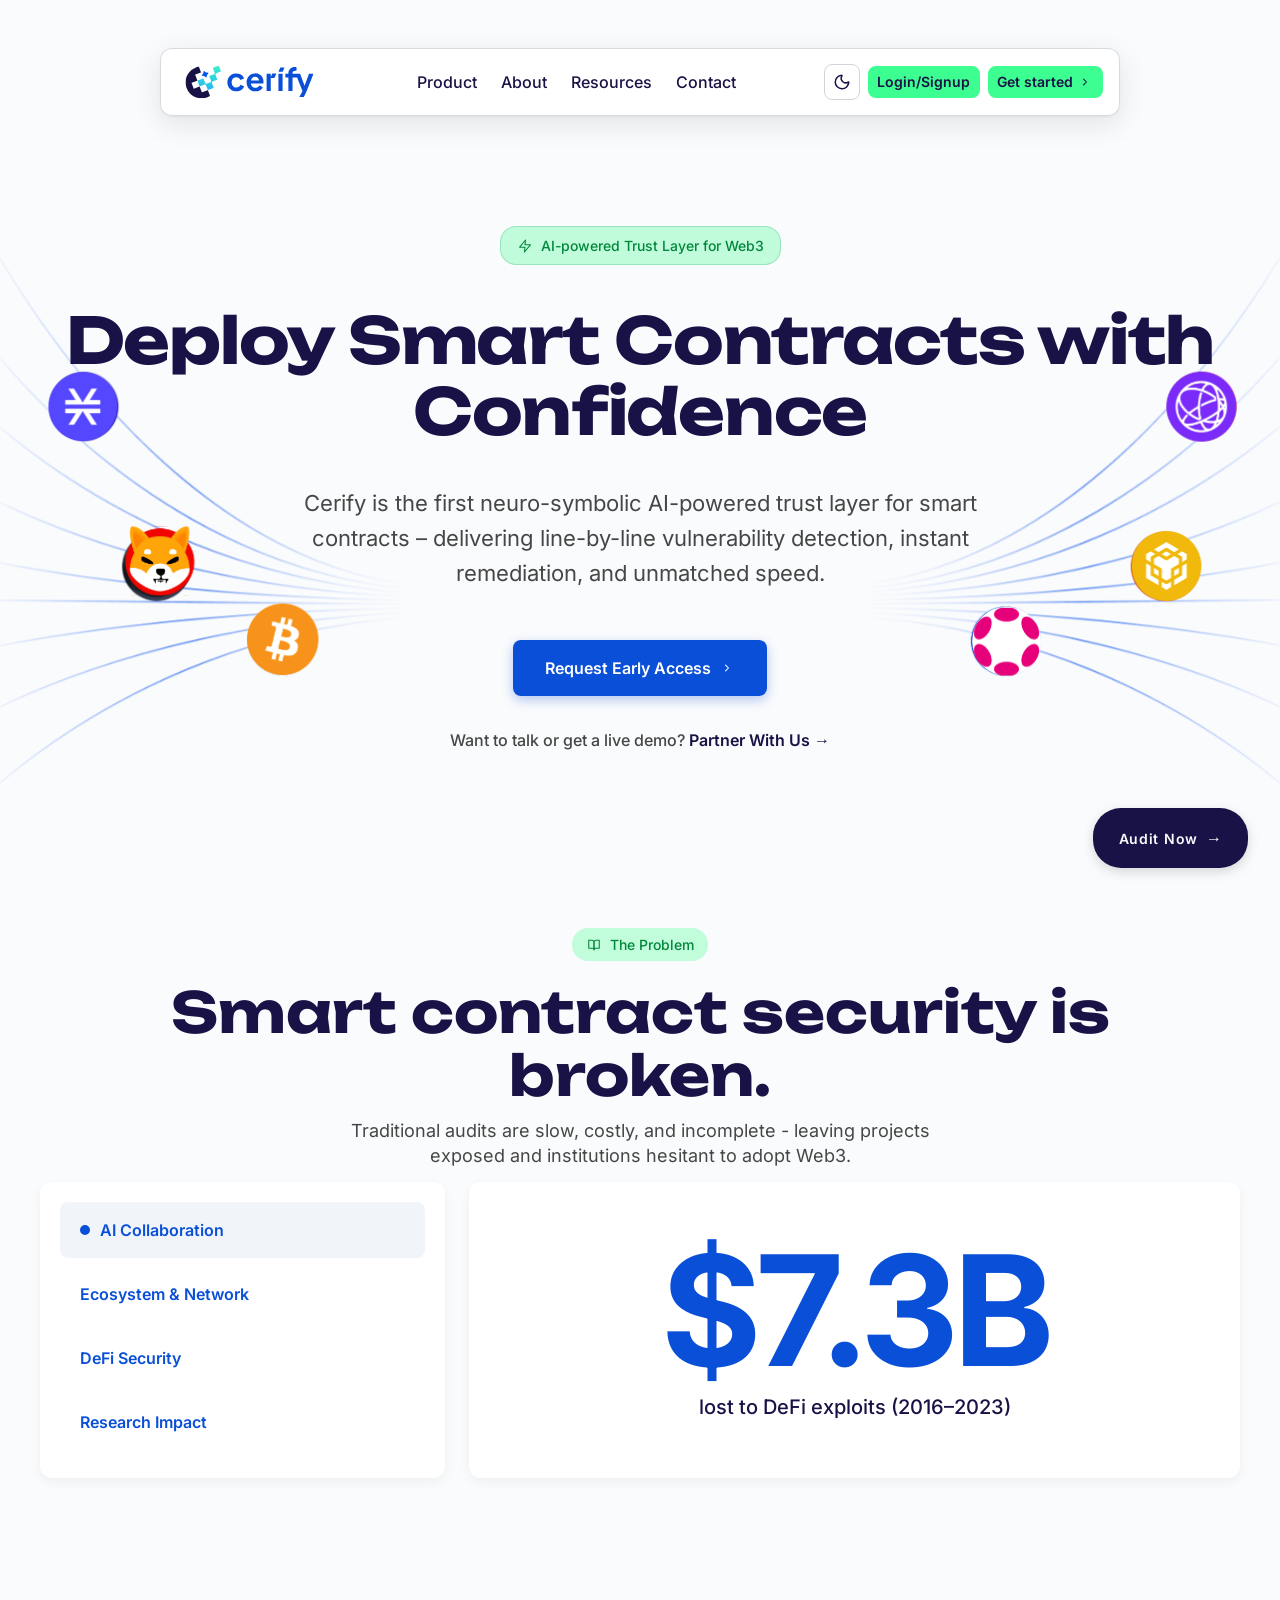
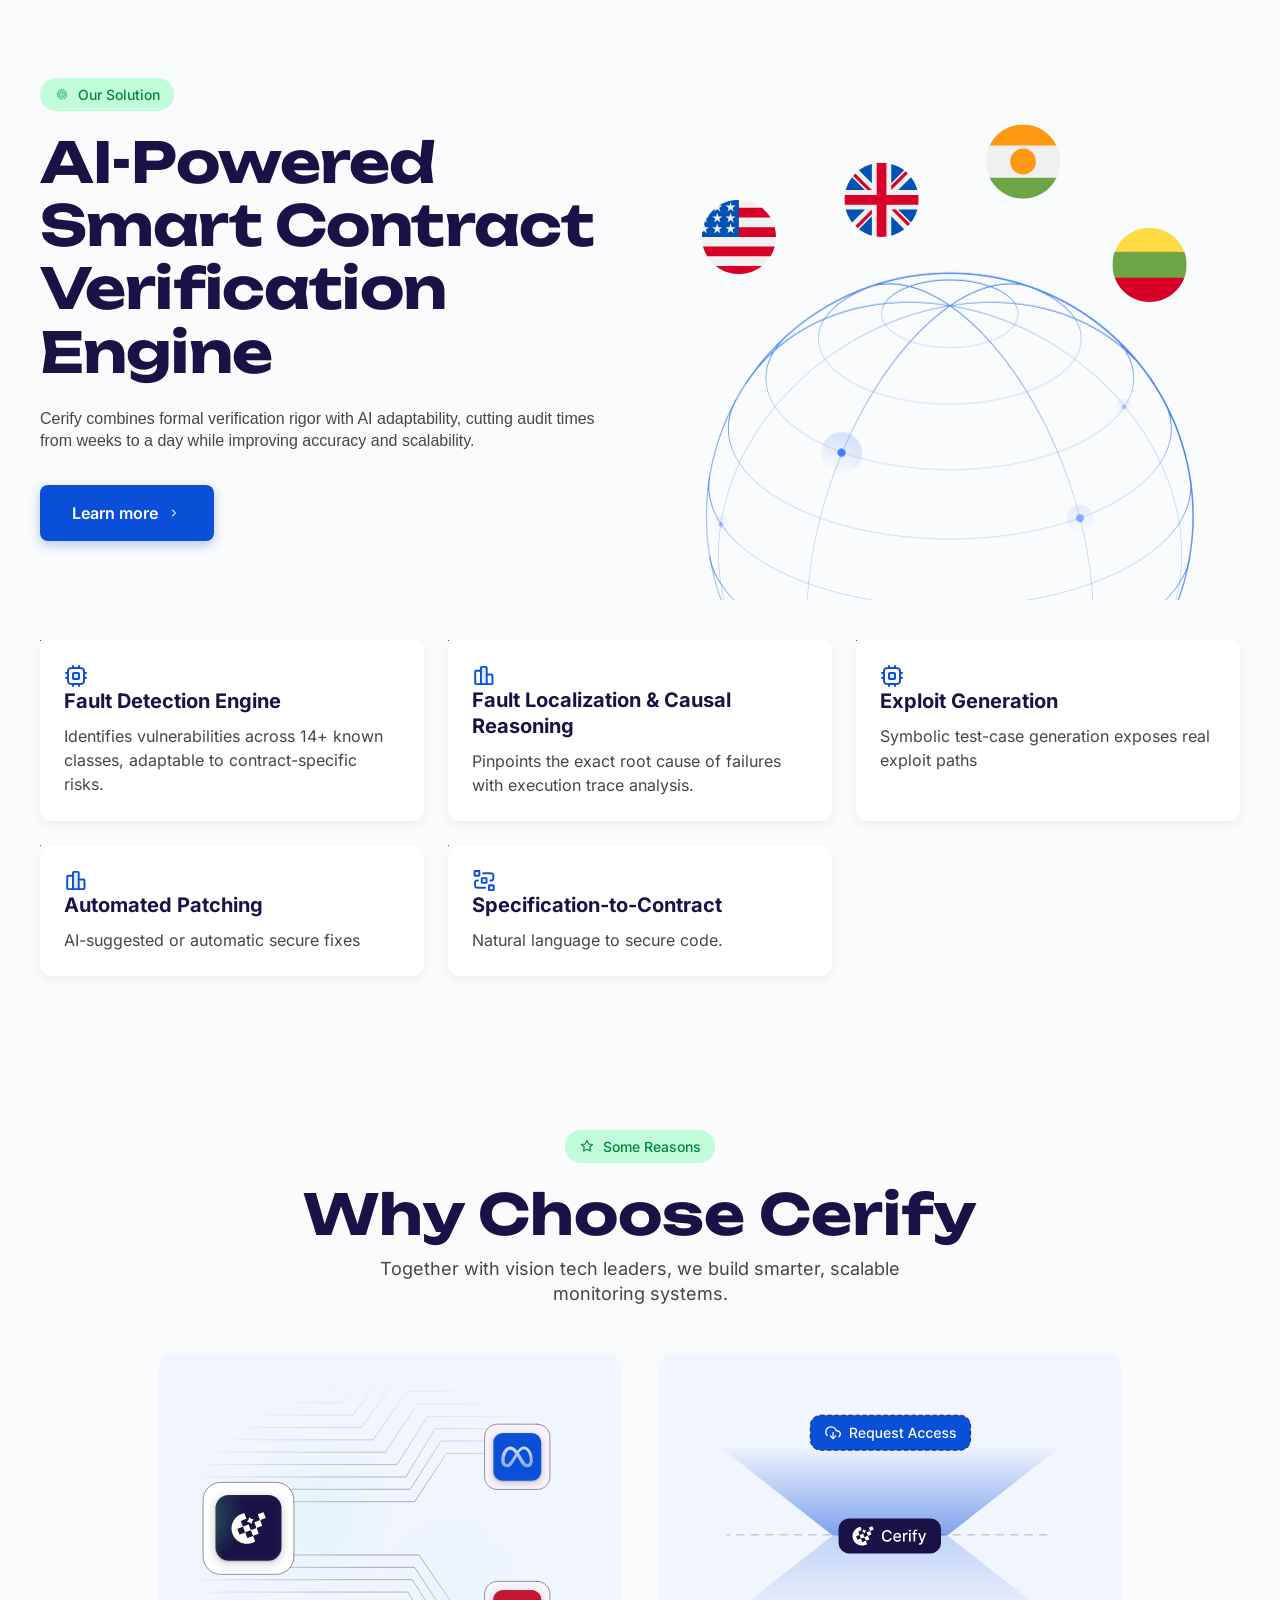
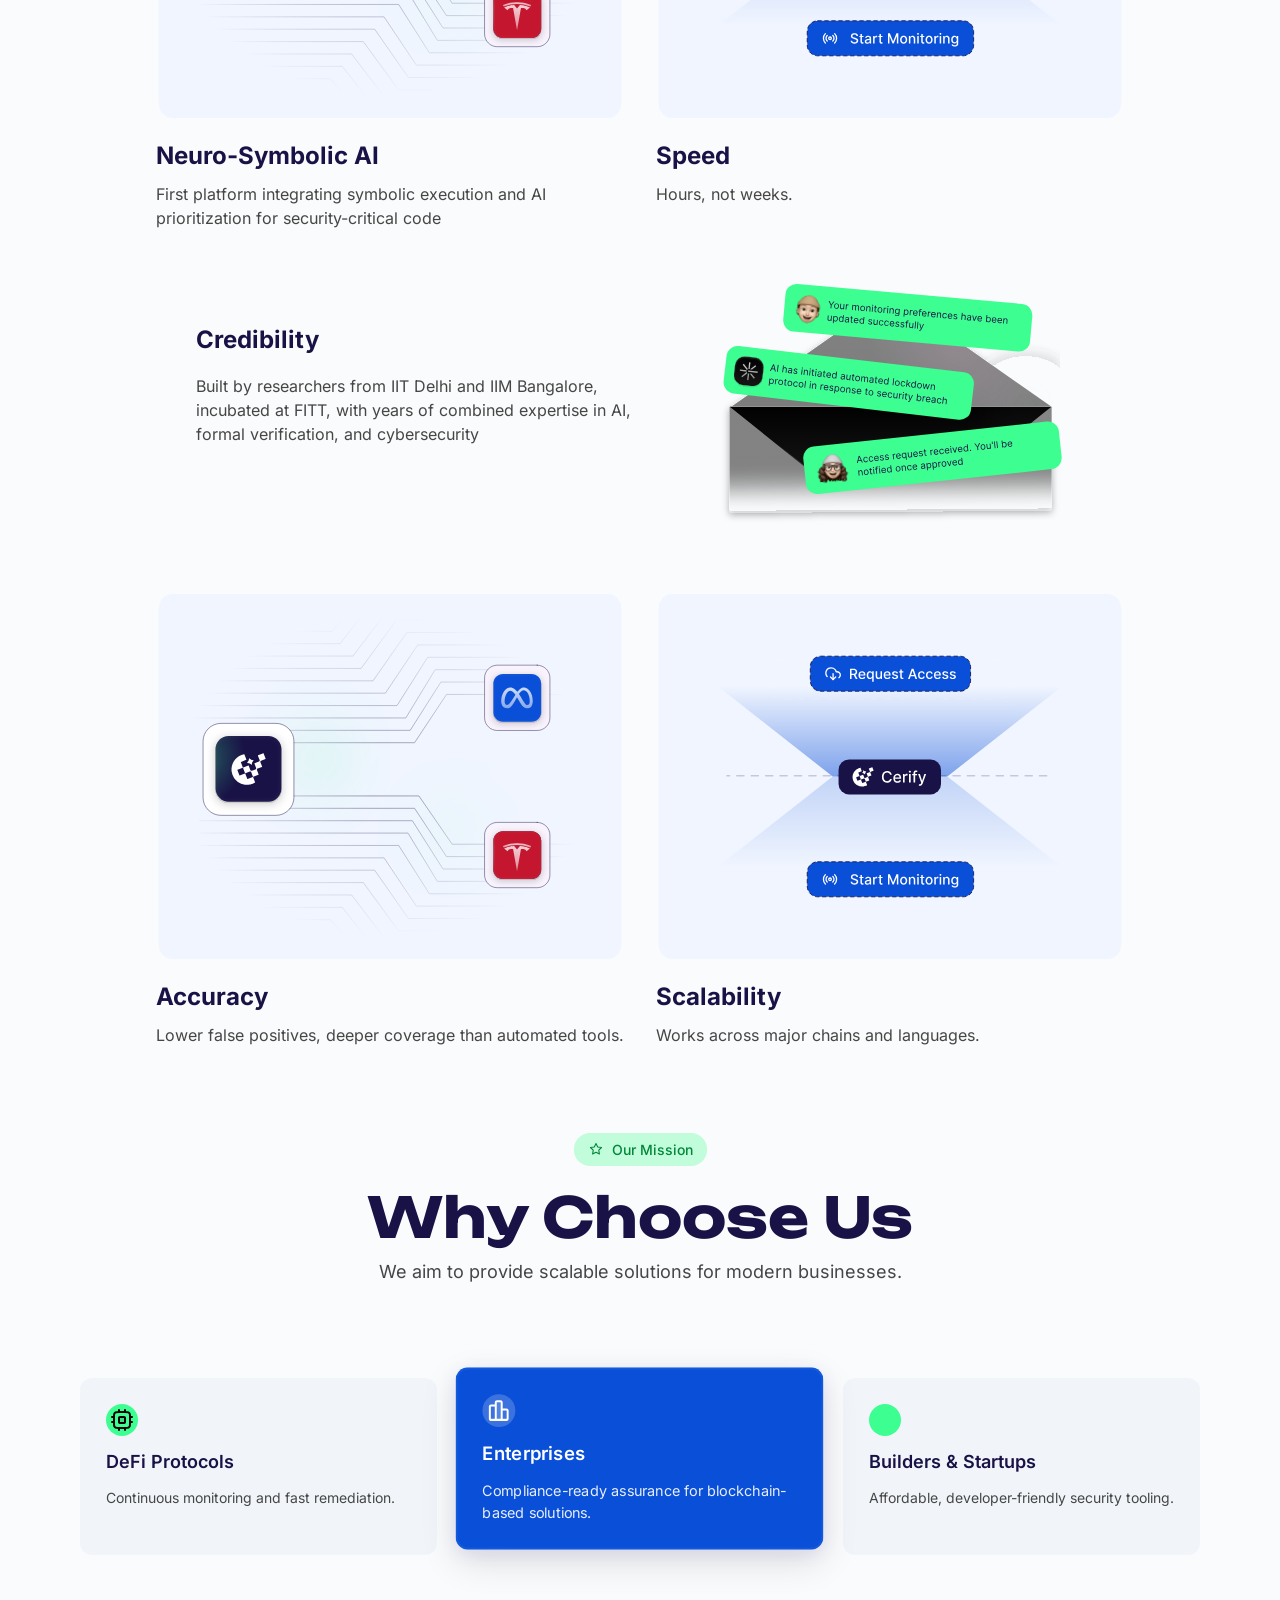
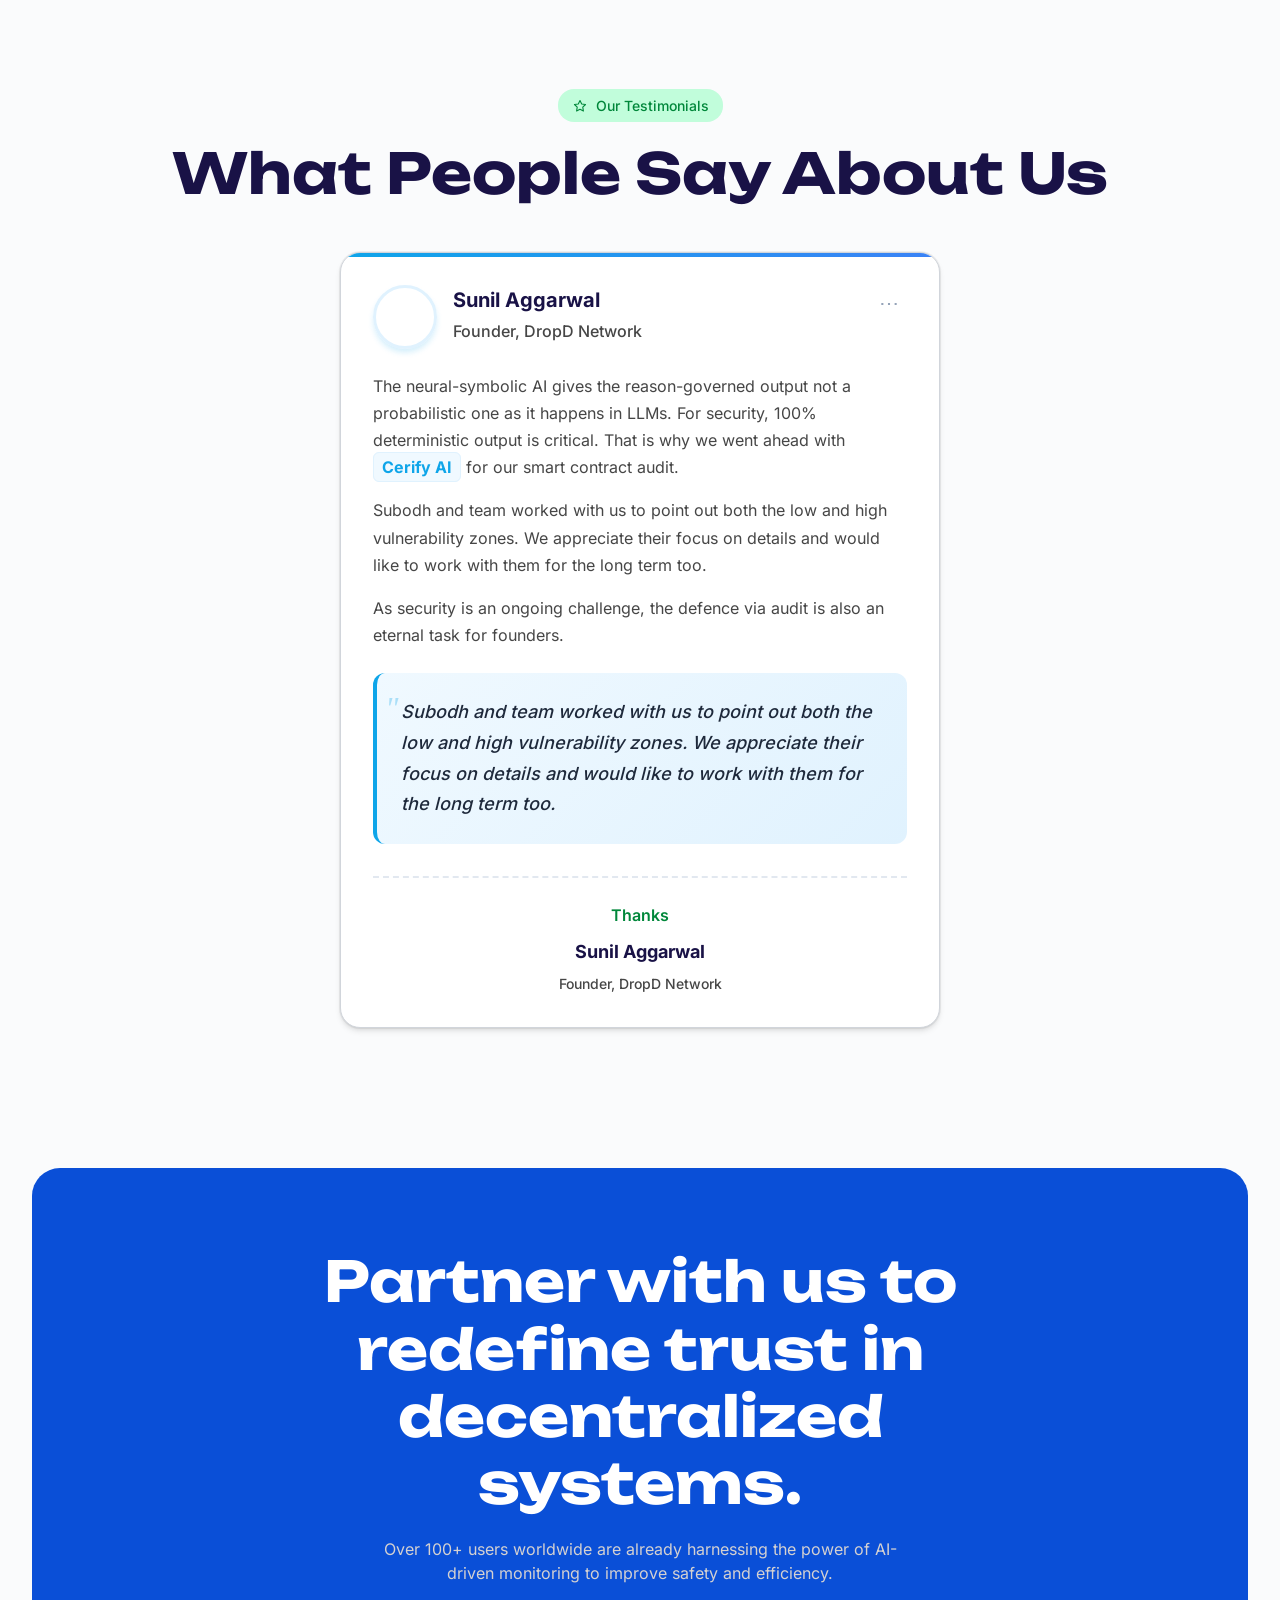
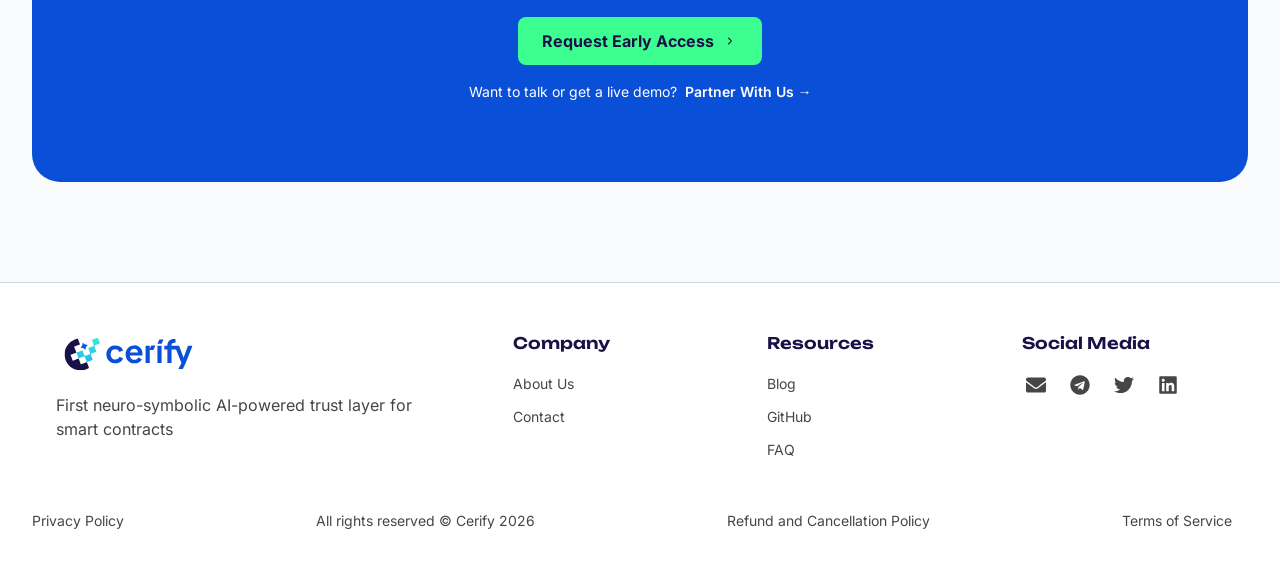
<file: index.html>
<!DOCTYPE html><html lang="en"><head><meta charset="utf-8"><meta name="robots" content="noindex, nofollow"><meta http-equiv="Content-Security-Policy" content="default-src 'none'; script-src 'self' https://analytics.cerify.test:8443; style-src 'self'; img-src 'self'; font-src 'self'; frame-src https://www.google.com; connect-src https://analytics.cerify.test:8443; base-uri 'none'; form-action 'none'; object-src 'none'; upgrade-insecure-requests"><meta name="viewport" content="width=device-width, initial-scale=1"><title>AI-Powered Smart Contract Verification | Cerify</title><meta name="description" content="First neuro-symbolic AI-powered trust layer for smart contracts"><link rel="canonical" href="https://cerify.ai/index"><meta property="og:type" content="website"><meta property="og:site_name" content="Cerify"><meta property="og:title" content="AI-Powered Smart Contract Verification | Cerify"><meta property="og:description" content="First neuro-symbolic AI-powered trust layer for smart contracts"><meta property="og:url" content="https://cerify.ai/index"><meta name="twitter:card" content="summary_large_image"><link rel="icon" href="/favicon.ico" sizes="48x48"><link rel="apple-touch-icon" href="/apple-touch-icon.png"><script src="/theme-init.js"></script><script defer data-domain="cerify.test" src="https://analytics.cerify.test:8443/js/script.tagged-events.js"></script><link rel="stylesheet" href="/_astro/CtaSection.Cjp-q5JG.css"><link rel="stylesheet" href="/_astro/index.DeoKGv0U.css"><link rel="stylesheet" href="/_astro/Button.C2ZNZ4rY.css"><link rel="stylesheet" href="/_astro/HeroSection.r4js7sV0.css"><link rel="stylesheet" href="/_astro/BaseLayout.CmeRSzD8.css"></head><body><div class="_siteLayout_afzkf_4"><div class="_pageContainer_afzkf_10"><div class="_navbarSpacer_1wv8j_5" data-navbar-spacer></div><nav class="_navbar_1wv8j_5" data-navbar><div class="_navContent_1wv8j_60"><a href="/" class="_logoLink_1wv8j_149"><svg width="153" height="46" viewBox="0 0 153 46" fill="none" xmlns="http://www.w3.org/2000/svg" class="_companyLogo_p34yz_4 _logo_1wv8j_149" role="img" aria-label="Cerify"><title>Cerify</title><mask id="navbar-logo-mask" maskUnits="userSpaceOnUse" x="8" y="6" width="129" height="34"><path d="M136.5 6.64418H8.5V39.356H136.5V6.64418Z" fill="white"></path></mask><g mask="url(#navbar-logo-mask)"><path d="M54.7035 31.1748C53.3612 30.4086 52.2492 29.2952 51.4838 27.9514C50.7168 26.5403 50.3149 24.9595 50.3149 23.3531C50.3149 21.7466 50.7168 20.1658 51.4838 18.7548C52.2504 17.4185 53.3627 16.3138 54.7035 15.5571C55.9212 14.8913 57.2687 14.4982 58.6529 14.4053C60.0373 14.3123 61.4252 14.5217 62.7206 15.0187C63.7421 15.4189 64.6687 16.0283 65.4413 16.8078C66.1339 17.5052 66.6754 18.338 67.0318 19.2544C67.0547 19.3153 67.0533 19.3826 67.0282 19.4425C67.0031 19.5024 66.956 19.5505 66.8966 19.5767L63.4805 21.0531C63.1606 20.2135 62.6007 19.487 61.8706 18.9643C61.12 18.4287 60.2165 18.1506 59.2949 18.1713C58.4416 18.1566 57.6021 18.3883 56.8768 18.8386C56.1655 19.2858 55.5907 19.9204 55.2155 20.6727C54.8191 21.5117 54.6136 22.4282 54.6136 23.3562C54.6136 24.2844 54.8191 25.2009 55.2155 26.0398C55.5873 26.7996 56.1625 27.4412 56.8768 27.8933C57.6031 28.3411 58.4421 28.5716 59.2949 28.5573C60.2141 28.5789 61.1163 28.3068 61.8706 27.7805C62.6143 27.2511 63.1765 26.5047 63.4805 25.6434L66.903 27.1938C66.9618 27.2207 67.0082 27.269 67.0327 27.3288C67.0573 27.3887 67.0581 27.4557 67.0351 27.5162C66.6851 28.4119 66.1534 29.2252 65.4735 29.9047C64.6992 30.6861 63.7733 31.3005 62.7528 31.7099C61.4541 32.2178 60.0595 32.4329 58.6682 32.3398C57.2769 32.2468 55.9233 31.8479 54.7035 31.1716V31.1748Z" fill="var(--logo-type)"></path><path d="M73.7574 31.1619C72.4479 30.3767 71.377 29.2488 70.6601 27.8997C69.9131 26.497 69.5321 24.928 69.5525 23.3386C69.5219 21.7319 69.908 20.1448 70.6729 18.7322C71.396 17.4182 72.455 16.3202 73.7413 15.5506C75.0552 14.7647 76.5608 14.3586 78.0912 14.3773C79.6872 14.3269 81.2651 14.728 82.6438 15.5345C83.8565 16.2701 84.8417 17.3279 85.4901 18.5904C86.1532 19.8933 86.4902 21.338 86.4721 22.8002C86.4723 23.1124 86.4563 23.4245 86.4238 23.735C86.3984 24.0107 86.34 24.2824 86.2499 24.5441H73.8508C73.9299 25.503 74.3061 26.4132 74.9269 27.1477C75.5477 27.8821 76.3821 28.4041 77.3136 28.641C78.245 28.8777 79.2271 28.8174 80.1227 28.4683C81.0181 28.1194 81.7826 27.4991 82.309 26.6941C82.3406 26.6405 82.3916 26.6009 82.4515 26.5836C82.5113 26.5662 82.5754 26.5723 82.631 26.6007L85.7863 28.1512C85.211 29.4302 84.2403 30.4903 83.0173 31.1748C81.6226 31.9885 80.0302 32.4002 78.4163 32.3642C76.7823 32.4017 75.1698 31.9855 73.7574 31.1619ZM75.4188 18.7322C74.6353 19.4144 74.1148 20.3494 73.9473 21.3754H82.0449C81.9921 20.3895 81.5551 19.4636 80.8279 18.7967C80.0789 18.1221 79.0981 17.764 78.0912 17.7973C77.117 17.7767 76.1681 18.1087 75.4188 18.7322Z" fill="var(--logo-type)"></path><path d="M99.2319 14.9285L97.4768 18.8643C97.4581 18.9056 97.4279 18.9406 97.3895 18.9652C97.3512 18.9898 97.3072 19.0029 97.2615 19.0029H94.0034C93.9373 19.0038 93.8737 19.0307 93.8272 19.0778C93.7815 19.1248 93.7554 19.1883 93.7554 19.2544V31.9903H89.605V14.7609H93.4945C93.5613 14.7609 93.6249 14.7874 93.6722 14.8346C93.7187 14.8817 93.7456 14.9456 93.7456 15.0123V17.9392L95.1818 14.7158C95.1998 14.6736 95.23 14.6377 95.2683 14.6125C95.3066 14.5873 95.3515 14.5739 95.3971 14.5739H99.0133C99.0549 14.573 99.0965 14.583 99.1332 14.6031C99.1707 14.6232 99.2017 14.6527 99.2237 14.6885C99.2458 14.7243 99.258 14.7653 99.2596 14.8074C99.2613 14.8495 99.2515 14.8912 99.2319 14.9285Z" fill="var(--logo-type)"></path><path d="M103.569 8.3945H107.171C107.213 8.39476 107.253 8.40523 107.29 8.425C107.326 8.44476 107.356 8.47318 107.379 8.5077C107.401 8.54223 107.414 8.58177 107.418 8.62278C107.421 8.66379 107.414 8.70497 107.397 8.74263L105.639 12.672C105.619 12.7153 105.588 12.752 105.548 12.7777C105.508 12.8034 105.461 12.8171 105.414 12.8171H101.431L103.343 8.52988C103.364 8.48844 103.397 8.45376 103.437 8.42983C103.477 8.40589 103.523 8.39365 103.569 8.3945Z" fill="var(--logo-type)"></path><path d="M101.682 14.7577H105.575V31.9839H101.431V15.0091C101.431 14.9424 101.458 14.8785 101.505 14.8313C101.551 14.7842 101.616 14.7577 101.682 14.7577Z" fill="var(--logo-type)"></path><path d="M136.504 14.7544L130.486 30.0014C130.486 30.0014 129.073 33.4667 128.438 34.8367C127.947 35.9195 127.4 36.9761 126.8 38.0021H122.337V37.9151C122.833 37.1028 123.377 36.1711 123.947 35.1042C124.517 34.0373 125.032 32.996 125.476 31.9968L120.203 18.6355C120.184 18.5899 120.152 18.5508 120.111 18.5234C120.071 18.4958 120.023 18.4809 119.973 18.4808H115.534V31.9807H111.39V18.7129C111.389 18.6473 111.363 18.5846 111.316 18.5383C111.27 18.4919 111.208 18.4655 111.142 18.4647H108.357V15.0026C108.357 14.9368 108.383 14.8736 108.429 14.8271C108.476 14.7806 108.539 14.7544 108.605 14.7544H111.39V14.1903C111.39 12.2208 111.983 10.7057 113.161 9.6291C114.339 8.55247 115.927 8.01737 117.904 8.01737C118.379 8.01389 118.855 8.05381 119.323 8.13663C119.381 8.14797 119.432 8.17905 119.468 8.22443C119.505 8.26981 119.524 8.32659 119.523 8.38484V11.7502C119.168 11.6917 118.808 11.6615 118.448 11.6599C117.687 11.6171 116.935 11.8329 116.313 12.2723C115.788 12.6882 115.53 13.3232 115.53 14.2064V14.7705H122.955C123.005 14.7728 123.053 14.79 123.094 14.8199C123.134 14.8498 123.164 14.8909 123.18 14.9382L127.579 26.6426L131.996 14.7544H136.504Z" fill="var(--logo-type)"></path><path d="M32.9704 36.6773C32.9932 36.7315 32.9959 36.792 32.9782 36.8482C32.9605 36.9043 32.9235 36.9522 32.8738 36.9835C32.6226 37.1415 32.3618 37.3059 32.0978 37.4251C32.0257 37.4685 31.9504 37.5062 31.8725 37.538C31.6045 37.6898 31.3283 37.8265 31.045 37.9473C31.0388 37.9499 31.0319 37.9499 31.0257 37.9473C30.8067 38.0505 30.5781 38.1408 30.3592 38.2246C30.0629 38.3342 29.7635 38.4469 29.4641 38.5469C29.023 38.6888 28.5658 38.8145 28.1182 38.9176L27.4421 39.0627C23.7274 39.778 19.8796 39.1352 16.5981 37.2511C16.1699 37.0093 15.7513 36.7449 15.336 36.4581C15.1589 36.3324 14.9786 36.2067 14.7983 36.0712C14.618 35.9359 14.4473 35.7973 14.2767 35.6587C13.9225 35.3653 13.578 35.0623 13.2496 34.7335C13.0629 34.5498 12.8858 34.3629 12.7087 34.1758C12.5316 33.9889 12.3513 33.7826 12.1935 33.5828C12.0358 33.3829 11.8716 33.1734 11.7041 32.9639C11.5367 32.7544 11.4015 32.5448 11.2502 32.3191C11.0988 32.0935 10.9282 31.8227 10.7608 31.5617C9.68459 29.728 8.96977 27.7047 8.65508 25.6014L8.63576 25.4725C8.61 25.2952 8.59712 25.118 8.57136 24.9374C8.25313 21.4259 9.09177 17.9066 10.9592 14.917C12.8266 11.9275 15.6202 9.6322 18.9131 8.38166C19.1175 8.29809 19.326 8.22493 19.5377 8.16246C19.564 8.14563 19.5937 8.13463 19.6246 8.13023C19.9821 8.0174 20.3395 7.91748 20.6904 7.82722C21.0413 7.73697 21.3053 7.69184 21.6209 7.63704C21.6795 7.62645 21.7399 7.63678 21.7917 7.66623C21.8435 7.69568 21.8833 7.74239 21.9042 7.79821L23.9455 13.1395C23.9573 13.1704 23.9628 13.2033 23.9618 13.2363C23.9606 13.2693 23.9529 13.3018 23.9392 13.3319C23.9254 13.3619 23.9057 13.3889 23.8814 13.4112C23.857 13.4335 23.8285 13.4507 23.7974 13.4618L18.369 15.5732C18.3067 15.5964 18.2562 15.6434 18.2284 15.7037C18.2007 15.7642 18.198 15.8331 18.2209 15.8956L20.3137 21.3303C20.3382 21.3911 20.3377 21.4591 20.3124 21.5194C20.287 21.5798 20.2389 21.6277 20.1785 21.6527L14.7307 23.7512C14.6996 23.7623 14.671 23.7795 14.6467 23.8019C14.6224 23.8242 14.6027 23.8511 14.5889 23.8812C14.5751 23.9112 14.5675 23.9437 14.5664 23.9767C14.5653 24.0098 14.5708 24.0426 14.5826 24.0735L16.6754 29.5116C16.6992 29.5732 16.7464 29.6231 16.8066 29.6503C16.8669 29.6774 16.9354 29.6797 16.9974 29.6565L22.4258 27.571C22.4557 27.5579 22.488 27.5511 22.5207 27.5509C22.5533 27.5506 22.5856 27.5571 22.6157 27.5698C22.6458 27.5824 22.673 27.601 22.6957 27.6245C22.7184 27.648 22.7361 27.6758 22.7478 27.7064L24.8342 33.154C24.8458 33.1846 24.8635 33.2124 24.8862 33.2359C24.9089 33.2593 24.9361 33.278 24.9662 33.2907C24.9963 33.3033 25.0287 33.3097 25.0613 33.3095C25.0939 33.3093 25.1262 33.3024 25.1561 33.2894L30.5975 31.2135C30.6281 31.2016 30.6607 31.196 30.6936 31.1969C30.7265 31.1977 30.7588 31.2051 30.7888 31.2186C30.8187 31.2321 30.8457 31.2514 30.8681 31.2755C30.8906 31.2995 30.908 31.3277 30.9194 31.3585L32.9704 36.6773Z" fill="var(--logo-mark)"></path><path d="M43.9206 12.2466C43.9325 12.2772 43.9381 12.31 43.9372 12.3428C43.9364 12.3757 43.929 12.4081 43.9155 12.4381C43.902 12.4681 43.8827 12.4951 43.8588 12.5175C43.8347 12.54 43.8065 12.5575 43.7757 12.5689L39.1876 14.3354C38.9028 14.444 38.672 14.6603 38.5449 14.9376C38.4179 15.215 38.4047 15.5312 38.5082 15.8182V15.8408L40.2727 20.4245C40.2958 20.4865 40.2935 20.5551 40.2663 20.6155C40.2392 20.6758 40.1894 20.723 40.1278 20.7469L35.5461 22.5069C35.2644 22.6229 35.0393 22.8448 34.919 23.1249C34.7986 23.405 34.7926 23.7213 34.9022 24.0058L36.6602 28.596C36.6822 28.6585 36.679 28.7271 36.6514 28.7873C36.6237 28.8475 36.5737 28.8945 36.5121 28.9184L31.0804 31.0136C31.0184 31.0359 30.9502 31.0332 30.8902 31.0061C30.8301 30.9791 30.7829 30.9297 30.7584 30.8686L29.0036 26.2816C28.8919 26.0007 28.676 25.7741 28.4011 25.6492C28.1263 25.5242 27.8138 25.5105 27.529 25.611H27.5033L22.9119 27.3711C22.8818 27.3836 22.8494 27.3899 22.8168 27.3897C22.7841 27.3894 22.7518 27.3827 22.7217 27.3698C22.6917 27.3569 22.6647 27.3381 22.642 27.3145C22.6194 27.2909 22.6017 27.263 22.5899 27.2325L20.5036 21.788C20.4805 21.726 20.4828 21.6574 20.51 21.5971C20.537 21.5367 20.5869 21.4895 20.6485 21.4657L26.0673 19.3801C26.1289 19.3577 26.1967 19.3599 26.2567 19.3863C26.3167 19.4127 26.3642 19.4613 26.3892 19.5219L28.1504 24.1089C28.2596 24.3935 28.4757 24.624 28.7525 24.7512C29.0293 24.8783 29.3448 24.8919 29.6315 24.7891H29.6572L33.3793 23.3514C33.6641 23.2428 33.8949 23.0265 34.0219 22.7492C34.149 22.4719 34.1621 22.1556 34.0586 21.8687V21.8461L32.2942 17.2591C32.2711 17.1971 32.2734 17.1285 32.3005 17.0681C32.3276 17.0078 32.3774 16.9606 32.4391 16.9367L37.0143 15.1734H37.0369C37.3178 15.0574 37.5423 14.8361 37.6626 14.5567C37.7829 14.2773 37.7894 13.9619 37.6808 13.6778L35.926 9.08757C35.9137 9.05694 35.9077 9.02414 35.9084 8.99113C35.909 8.95812 35.9163 8.92558 35.9298 8.89547C35.9434 8.86536 35.9629 8.83831 35.9871 8.81593C36.0113 8.79354 36.0399 8.7763 36.0709 8.76522L41.522 6.66029C41.5528 6.64849 41.5856 6.64297 41.6186 6.64406C41.6516 6.64515 41.6841 6.65283 41.714 6.66664C41.744 6.68045 41.7709 6.70012 41.7933 6.72449C41.8156 6.74887 41.8328 6.77745 41.8439 6.80857L43.9206 12.2466Z" fill="url(#navbar-logo-gradient)"></path><path d="M29.686 13.5102L31.2379 13.7713C31.2807 13.7787 31.3208 13.7972 31.3544 13.8248C31.388 13.8524 31.4137 13.8882 31.4293 13.9289C31.4449 13.9694 31.4497 14.0134 31.4432 14.0564C31.4367 14.0994 31.4193 14.14 31.3924 14.1742L30.4265 15.4055C30.1133 15.803 29.9051 16.2731 29.8212 16.7723L29.5572 18.3261C29.5503 18.3688 29.5324 18.4091 29.5052 18.4428C29.4779 18.4764 29.4423 18.5025 29.4019 18.5181C29.3615 18.5338 29.3177 18.5385 29.275 18.532C29.2322 18.5254 29.1918 18.5078 29.158 18.4808L27.9248 17.5137C27.5288 17.1979 27.059 16.9882 26.5596 16.9045L25.011 16.6434C24.9623 16.6422 24.915 16.6267 24.875 16.5987C24.835 16.5707 24.8042 16.5316 24.7863 16.4863C24.7684 16.4408 24.7643 16.3912 24.7745 16.3434C24.7847 16.2957 24.8087 16.252 24.8435 16.2179L25.8095 14.9833C26.1239 14.5936 26.3364 14.1316 26.4277 13.6391L26.6885 12.0854C26.6963 12.0428 26.7151 12.003 26.7429 11.9698C26.7706 11.9366 26.8065 11.9112 26.8469 11.8959C26.8875 11.8807 26.9312 11.8762 26.9739 11.8828C27.0167 11.8895 27.0569 11.9071 27.0909 11.9339L28.3241 12.9009C28.7189 13.2166 29.1877 13.4263 29.686 13.5102Z" fill="var(--logo-spark)"></path></g><defs><linearGradient id="navbar-logo-gradient" x1="32.2125" y1="6.64392" x2="32.2125" y2="31.0285" gradientUnits="userSpaceOnUse"><stop stop-color="var(--logo-gradient-start)"></stop><stop offset="1" stop-color="var(--logo-gradient-end)"></stop></linearGradient></defs></svg></a><div class="_navLinks_1wv8j_162"><a href="/product">Product</a><a href="/about">About</a><a href="/faq">Resources</a><a href="/contact">Contact</a></div><div class="_navActions_1wv8j_194"><button type="button" class="_themeToggle_168vv_4" aria-label="Toggle theme" data-theme-toggle><svg xmlns="http://www.w3.org/2000/svg" width="24" height="24" viewBox="0 0 24 24" fill="none" stroke="currentColor" stroke-width="2" stroke-linecap="round" stroke-linejoin="round" class="_icon_168vv_22 _moonIcon_168vv_28" aria-hidden="true"><path d="M20.985 12.486a9 9 0 1 1-9.473-9.472c.405-.022.617.46.402.803a6 6 0 0 0 8.268 8.268c.344-.215.825-.004.803.401"></path></svg><svg xmlns="http://www.w3.org/2000/svg" width="24" height="24" viewBox="0 0 24 24" fill="none" stroke="currentColor" stroke-width="2" stroke-linecap="round" stroke-linejoin="round" class="_icon_168vv_22 _sunIcon_168vv_32" aria-hidden="true"><circle cx="12" cy="12" r="4"></circle><path d="M12 2v2"></path><path d="M12 20v2"></path><path d="m4.93 4.93 1.41 1.41"></path><path d="m17.66 17.66 1.41 1.41"></path><path d="M2 12h2"></path><path d="M20 12h2"></path><path d="m6.34 17.66-1.41 1.41"></path><path d="m19.07 4.93-1.41 1.41"></path></svg></button><script type="module" src="/_astro/ThemeToggle.astro_astro_type_script_index_0_lang.COxu3r65.js"></script><div class="_navActionsCtas_1wv8j_331"><a href="https://sons-portrait-trace-rock.trycloudflare.com/login" class="_ctaButton_1wv8j_202 plausible-event-name=Login+Click"><span>Login/Signup</span></a><a href="/contact" class="_ctaButton_1wv8j_202"><span>Get started</span><img src="/_astro/icon-chevron-right.DM6zCgtI_CVRw2.svg" alt loading="lazy" decoding="async" width="16" height="16" class="_ctaButtonIcon_1wv8j_236"></a></div><button type="button" class="_mobileMenuButton_1wv8j_245" aria-label="Toggle menu" aria-expanded="false" aria-controls="mobile-menu" data-menu-button><span></span><span></span><span></span></button></div></div><div id="mobile-menu" class="_mobileMenu_1wv8j_245" data-menu hidden><a href="/product">Product</a><a href="/about">About</a><a href="/faq">Resources</a><a href="/contact">Contact</a><a href="/contact" class="_ctaButton_1wv8j_202 _mobileMenuCtaBlock_1wv8j_318">Get started</a><a href="https://sons-portrait-trace-rock.trycloudflare.com/login" class="_ctaButton_1wv8j_202 _mobileMenuCtaBlock_1wv8j_318">Login/Signup</a></div></nav><script type="module" src="/_astro/Navbar.astro_astro_type_script_index_0_lang.Csn_3lJw.js"></script><main><section class="_heroSection_onxwt_4"><div class="_heroBackground_onxwt_15" aria-hidden="true"></div><div class="_heroContent_onxwt_38"><div class="_badgeContainer_onxwt_52"><img src="/_astro/icon-zap.BQhBE_ky_CVRw2.svg" alt loading="lazy" decoding="async" width="16" height="16" class="_badgeIcon_onxwt_66"><span class="_badgeText_onxwt_72">AI-powered Trust Layer for Web3</span></div><h1 class="_title_onxwt_78">Deploy Smart Contracts with Confidence</h1><p class="_description_onxwt_89">Cerify is the first neuro-symbolic AI-powered trust layer for smart contracts – delivering line-by-line vulnerability detection, instant remediation, and unmatched speed.</p><div class="_actionsContainer_onxwt_99"><a href="/contact" class="_button_u6tiy_4">Request Early Access<img src="/_astro/icon-chevron-right.DM6zCgtI_CVRw2.svg" alt loading="lazy" decoding="async" width="16" height="16" class="_buttonIcon_u6tiy_35"></a><p class="_footerText_onxwt_108">Want to talk or get a live demo? <a href="/contact" class="_link_hlf6s_4">Partner With Us<span class="_arrow_hlf6s_33">→</span></a></p></div></div></section><div class="_container_1ywaw_4" data-stats><div class="_sectionHeader_1766v_4"><span class="_badge_1766v_9"><img src="/_astro/icon-book.D3xI5gdl_CVRw2.svg" alt loading="lazy" decoding="async" width="16" height="16">The Problem</span><h2 class="_title_1766v_23">Smart contract security is broken.</h2><p class="_description_1766v_35">Traditional audits are slow, costly, and incomplete - leaving projects exposed and institutions hesitant to adopt Web3.</p></div><div class="_contentGrid_1ywaw_10"><div class="_sectionsCard_1ywaw_18"><div class="_sectionItem_1ywaw_33" data-stats-item data-amount="$7.3B" data-label="lost to DeFi exploits (2016–2023)" aria-current="true">AI Collaboration</div><div class="_sectionItem_1ywaw_33" data-stats-item data-amount="$263M" data-label="lost in the first half of 2025 alone">Ecosystem &amp; Network</div><div class="_sectionItem_1ywaw_33" data-stats-item data-amount="83%" data-label="of smart contracts contain critical vulnerabilities">DeFi Security</div><div class="_sectionItem_1ywaw_33" data-stats-item data-amount="$200K" data-label="audits miss 1 in 3 critical bugs">Research Impact</div></div><div class="_statsCard_1ywaw_76" data-stats-card><div class="_statsAmount_1ywaw_96" data-stats-amount>$7.3B</div><div class="_statsLabel_1ywaw_106" data-stats-label>lost to DeFi exploits (2016–2023)</div></div></div></div><script type="module" src="/_astro/StatsSection.astro_astro_type_script_index_0_lang.BIunoekQ.js"></script><div class="_container_q9w8q_4"><div class="_topContent_q9w8q_11"><div class="_textColumn_q9w8q_19"><span class="_badge_q9w8q_23"><img src="/_astro/icon-flower.WYcA5jQa_CVRw2.svg" alt loading="lazy" decoding="async" width="16" height="16">Our Solution</span><h2 class="_mainTitle_q9w8q_36">AI-Powered Smart Contract Verification Engine</h2><p class="_description_q9w8q_46">Cerify combines formal verification rigor with AI adaptability, cutting audit times from weeks to a day while improving accuracy and scalability.</p><a href="/about" class="_button_u6tiy_4">Learn more<img src="/_astro/icon-chevron-right.DM6zCgtI_CVRw2.svg" alt loading="lazy" decoding="async" width="16" height="16" class="_buttonIcon_u6tiy_35"></a></div><div class="_imageColumn_q9w8q_60"><img src="/_astro/globe.BpqCqSKw_Z19bu5m.svg" alt loading="lazy" decoding="async" width="500" height="500" class="_globe_q9w8q_55"></div></div><div class="_featuresGrid_q9w8q_66"><div class="_featureCard_q9w8q_74"><img src="/_astro/icon-cpu-chip.D5SAXMfG_t0lC4.svg" alt loading="lazy" decoding="async" width="24" height="24"><h3 class="_featureTitle_q9w8q_107">Fault Detection Engine</h3><p class="_featureDescription_q9w8q_117">Identifies vulnerabilities across 14+ known classes, adaptable to contract-specific risks.</p></div><div class="_featureCard_q9w8q_74"><img src="/_astro/icon-bar-chart.XvcUaq5c_t0lC4.svg" alt loading="lazy" decoding="async" width="24" height="24"><h3 class="_featureTitle_q9w8q_107">Fault Localization &amp; Causal Reasoning</h3><p class="_featureDescription_q9w8q_117">Pinpoints the exact root cause of failures with execution trace analysis.</p></div><div class="_featureCard_q9w8q_74"><img src="/_astro/icon-cpu-chip.D5SAXMfG_t0lC4.svg" alt loading="lazy" decoding="async" width="24" height="24"><h3 class="_featureTitle_q9w8q_107">Exploit Generation</h3><p class="_featureDescription_q9w8q_117">Symbolic test-case generation exposes real exploit paths</p></div><div class="_featureCard_q9w8q_74"><img src="/_astro/icon-bar-chart.XvcUaq5c_t0lC4.svg" alt loading="lazy" decoding="async" width="24" height="24"><h3 class="_featureTitle_q9w8q_107">Automated Patching</h3><p class="_featureDescription_q9w8q_117">AI-suggested or automatic secure fixes</p></div><div class="_featureCard_q9w8q_74"><img src="/_astro/icon-dataflow.BLX7soxd_t0lC4.svg" alt loading="lazy" decoding="async" width="24" height="24"><h3 class="_featureTitle_q9w8q_107">Specification-to-Contract</h3><p class="_featureDescription_q9w8q_117">Natural language to secure code.</p></div></div></div><div class="_container_1aakk_4"><div class="_sectionHeader_1766v_4"><span class="_badge_1766v_9"><img src="/_astro/icon-star.bWVwCrtZ_CVRw2.svg" alt loading="lazy" decoding="async" width="16" height="16">Some Reasons</span><h2 class="_title_1766v_23">Why Choose Cerify</h2><p class="_description_1766v_35">Together with vision tech leaders, we build smarter, scalable monitoring systems.</p></div><section class="_featuresGrid_1aakk_16"><div class="_featureCard_1aakk_22"><div class="_featureImageContainer_1aakk_28 _featureImageNeuro_1aakk_42" role="img" aria-label="Abstract graphic with logos for Meta and Tesla"></div><h2 class="_featureTitle_1aakk_52">Neuro-Symbolic AI</h2><p class="_featureDescription_1aakk_61">First platform integrating symbolic execution and AI prioritization for security-critical code</p></div><div class="_featureCard_1aakk_22"><div class="_featureImageContainer_1aakk_28 _featureImageSpeed_1aakk_47" role="img" aria-label="Diagram showing a flow from Request Access to Start Monitoring via Cerify"></div><h2 class="_featureTitle_1aakk_52">Speed</h2><p class="_featureDescription_1aakk_61">Hours, not weeks.</p></div></section><section class="_credibilityCard_1aakk_69"><div class="_credibilityText_1aakk_78"><h2 class="_credibilityTitle_1aakk_83">Credibility</h2><p class="_credibilityDescription_1aakk_92">Built by researchers from IIT Delhi and IIM Bangalore, incubated at FITT, with years of combined expertise in AI, formal verification, and cybersecurity</p></div><div class="_credibilityImageContainer_1aakk_101" role="img" aria-label="Graphic showing chat bubbles confirming monitoring updates, incident protocol, and access request."></div></section><section class="_featuresGrid_1aakk_16"><div class="_featureCard_1aakk_22"><div class="_featureImageContainer_1aakk_28 _featureImageNeuro_1aakk_42" role="img" aria-label="Abstract graphic with logos for Meta and Tesla"></div><h2 class="_featureTitle_1aakk_52">Accuracy</h2><p class="_featureDescription_1aakk_61">Lower false positives, deeper coverage than automated tools.</p></div><div class="_featureCard_1aakk_22"><div class="_featureImageContainer_1aakk_28 _featureImageSpeed_1aakk_47" role="img" aria-label="Diagram showing a flow from Request Access to Start Monitoring via Cerify"></div><h2 class="_featureTitle_1aakk_52">Scalability</h2><p class="_featureDescription_1aakk_61">Works across major chains and languages.</p></div></section></div><section><div class="_sectionHeader_1766v_4"><span class="_badge_1766v_9"><img src="/_astro/icon-star.bWVwCrtZ_CVRw2.svg" alt loading="lazy" decoding="async" width="16" height="16">Our Mission</span><h2 class="_title_1766v_23">Why Choose Us</h2><p class="_description_1766v_35">We aim to provide scalable solutions for modern businesses.</p></div></section><div class="_container_51zy1_4"><div class="_card_51zy1_15"><div class="_icon_51zy1_80"><img src="/_astro/icon-cpu-chip.D5SAXMfG_t0lC4.svg" alt loading="lazy" decoding="async" width="24" height="24"></div><h3 class="_title_51zy1_70">DeFi Protocols</h3><p class="_description_51zy1_75">Continuous monitoring and fast remediation.</p></div><div class="_card_51zy1_15 _cardDefault_51zy1_52"><div class="_icon_51zy1_80"><img src="/_astro/icon-bar-chart.XvcUaq5c_t0lC4.svg" alt loading="lazy" decoding="async" width="24" height="24"></div><h3 class="_title_51zy1_70">Enterprises</h3><p class="_description_51zy1_75">Compliance-ready assurance for blockchain-based solutions.</p></div><div class="_card_51zy1_15"><div class="_icon_51zy1_80"><img src="/_astro/icon-cpu-chip-alt.BvJ8i77l_t0lC4.svg" alt loading="lazy" decoding="async" width="24" height="24"></div><h3 class="_title_51zy1_70">Builders &amp; Startups</h3><p class="_description_51zy1_75">Affordable, developer-friendly security tooling.</p></div></div><div class="_testimonialSection_19r80_4"><div class="_sectionHeader_1766v_4"><span class="_badge_1766v_9"><img src="/_astro/icon-star.bWVwCrtZ_CVRw2.svg" alt loading="lazy" decoding="async" width="16" height="16">Our Testimonials</span><h2 class="_title_1766v_23">What People Say About Us</h2><p class="_description_1766v_35"></p></div><div class="_testimonialGrid_19r80_9"><div class="_testimonialCard_19r80_19"><div class="_cardHeader_19r80_73"><div class="_profileSection_19r80_80"><img src="/_astro/sunil-aggarwal.cw-Qvz50_Z11jiOD.webp" alt="Sunil Aggarwal" loading="lazy" decoding="async" width="64" height="64" class="_profilePic_19r80_86"><div class="_profileInfo_19r80_101"><div class="_name_19r80_105">Sunil Aggarwal</div><div class="_jobTitle_19r80_114">Founder, DropD Network</div></div></div><div class="_postMenu_19r80_121"><span>⋯</span></div></div><div class="_cardContent_19r80_140"><p class="_contentParagraph_19r80_144">The neural-symbolic AI gives the reason-governed output not a probabilistic one as it happens in LLMs. For security, 100% deterministic output is critical. That is why we went ahead with <span class="_companyHighlight_19r80_186">Cerify AI</span> for our smart contract audit.</p><p class="_contentParagraph_19r80_144">Subodh and team worked with us to point out both the low and high vulnerability zones. We appreciate their focus on details and would like to work with them for the long term too.</p><p class="_contentParagraph_19r80_144">As security is an ongoing challenge, the defence via audit is also an eternal task for founders.</p><div class="_testimonialHighlight_19r80_152"><span class="_quoteIcon_19r80_176">"</span>Subodh and team worked with us to point out both the low and high vulnerability zones. We appreciate their focus on details and would like to work with them for the long term too.</div><div class="_signature_19r80_202"><p class="_thanks_19r80_209">Thanks</p><p class="_signatureName_19r80_221">Sunil Aggarwal</p><p class="_designation_19r80_229">Founder, DropD Network</p></div></div></div></div></div><section class="_section_eoqr2_4"><div class="_banner_eoqr2_11"><div class="_leftImage_eoqr2_32"><img src="/_astro/hero-left-decoration.CLhYMcfi_vlnKQ.svg" alt loading="lazy" decoding="async" width="278" height="396" class="_image_eoqr2_52"></div><div class="_rightImage_eoqr2_33"><img src="/_astro/hero-right-decoration.Bg9bNzGt_vlnKQ.svg" alt loading="lazy" decoding="async" width="278" height="396" class="_image_eoqr2_52"></div><div class="_mainContent_eoqr2_58"><h1 class="_title_eoqr2_68">Partner with us to redefine trust in decentralized systems.</h1><p class="_description_eoqr2_79">Over 100+ users worldwide are already harnessing the power of AI-driven monitoring to improve safety and efficiency.</p><div class="_actions_eoqr2_92"><a href="/contact" class="_button_eoqr2_100"><strong>Request Early Access</strong><img src="/_astro/icon-chevron-right.DM6zCgtI_CVRw2.svg" alt loading="lazy" decoding="async" width="16" height="16"></a><p class="_footer_eoqr2_147">Want to talk or get a live demo? <a href="/contact">Partner With Us →</a></p></div></div></div></section></main></div><footer class="_footer_1x4z1_4"><div class="_footerMain_1x4z1_15"><div class="_footerGrid_1x4z1_21"><div class="_footerBrand_1x4z1_28"><a href="/" class="_footerLogo_1x4z1_34"><svg width="153" height="46" viewBox="0 0 153 46" fill="none" xmlns="http://www.w3.org/2000/svg" class="_companyLogo_p34yz_4" role="img" aria-label="cerify-logo"><title>cerify-logo</title><mask id="footer-logo-mask" maskUnits="userSpaceOnUse" x="8" y="6" width="129" height="34"><path d="M136.5 6.64418H8.5V39.356H136.5V6.64418Z" fill="white"></path></mask><g mask="url(#footer-logo-mask)"><path d="M54.7035 31.1748C53.3612 30.4086 52.2492 29.2952 51.4838 27.9514C50.7168 26.5403 50.3149 24.9595 50.3149 23.3531C50.3149 21.7466 50.7168 20.1658 51.4838 18.7548C52.2504 17.4185 53.3627 16.3138 54.7035 15.5571C55.9212 14.8913 57.2687 14.4982 58.6529 14.4053C60.0373 14.3123 61.4252 14.5217 62.7206 15.0187C63.7421 15.4189 64.6687 16.0283 65.4413 16.8078C66.1339 17.5052 66.6754 18.338 67.0318 19.2544C67.0547 19.3153 67.0533 19.3826 67.0282 19.4425C67.0031 19.5024 66.956 19.5505 66.8966 19.5767L63.4805 21.0531C63.1606 20.2135 62.6007 19.487 61.8706 18.9643C61.12 18.4287 60.2165 18.1506 59.2949 18.1713C58.4416 18.1566 57.6021 18.3883 56.8768 18.8386C56.1655 19.2858 55.5907 19.9204 55.2155 20.6727C54.8191 21.5117 54.6136 22.4282 54.6136 23.3562C54.6136 24.2844 54.8191 25.2009 55.2155 26.0398C55.5873 26.7996 56.1625 27.4412 56.8768 27.8933C57.6031 28.3411 58.4421 28.5716 59.2949 28.5573C60.2141 28.5789 61.1163 28.3068 61.8706 27.7805C62.6143 27.2511 63.1765 26.5047 63.4805 25.6434L66.903 27.1938C66.9618 27.2207 67.0082 27.269 67.0327 27.3288C67.0573 27.3887 67.0581 27.4557 67.0351 27.5162C66.6851 28.4119 66.1534 29.2252 65.4735 29.9047C64.6992 30.6861 63.7733 31.3005 62.7528 31.7099C61.4541 32.2178 60.0595 32.4329 58.6682 32.3398C57.2769 32.2468 55.9233 31.8479 54.7035 31.1716V31.1748Z" fill="var(--logo-type)"></path><path d="M73.7574 31.1619C72.4479 30.3767 71.377 29.2488 70.6601 27.8997C69.9131 26.497 69.5321 24.928 69.5525 23.3386C69.5219 21.7319 69.908 20.1448 70.6729 18.7322C71.396 17.4182 72.455 16.3202 73.7413 15.5506C75.0552 14.7647 76.5608 14.3586 78.0912 14.3773C79.6872 14.3269 81.2651 14.728 82.6438 15.5345C83.8565 16.2701 84.8417 17.3279 85.4901 18.5904C86.1532 19.8933 86.4902 21.338 86.4721 22.8002C86.4723 23.1124 86.4563 23.4245 86.4238 23.735C86.3984 24.0107 86.34 24.2824 86.2499 24.5441H73.8508C73.9299 25.503 74.3061 26.4132 74.9269 27.1477C75.5477 27.8821 76.3821 28.4041 77.3136 28.641C78.245 28.8777 79.2271 28.8174 80.1227 28.4683C81.0181 28.1194 81.7826 27.4991 82.309 26.6941C82.3406 26.6405 82.3916 26.6009 82.4515 26.5836C82.5113 26.5662 82.5754 26.5723 82.631 26.6007L85.7863 28.1512C85.211 29.4302 84.2403 30.4903 83.0173 31.1748C81.6226 31.9885 80.0302 32.4002 78.4163 32.3642C76.7823 32.4017 75.1698 31.9855 73.7574 31.1619ZM75.4188 18.7322C74.6353 19.4144 74.1148 20.3494 73.9473 21.3754H82.0449C81.9921 20.3895 81.5551 19.4636 80.8279 18.7967C80.0789 18.1221 79.0981 17.764 78.0912 17.7973C77.117 17.7767 76.1681 18.1087 75.4188 18.7322Z" fill="var(--logo-type)"></path><path d="M99.2319 14.9285L97.4768 18.8643C97.4581 18.9056 97.4279 18.9406 97.3895 18.9652C97.3512 18.9898 97.3072 19.0029 97.2615 19.0029H94.0034C93.9373 19.0038 93.8737 19.0307 93.8272 19.0778C93.7815 19.1248 93.7554 19.1883 93.7554 19.2544V31.9903H89.605V14.7609H93.4945C93.5613 14.7609 93.6249 14.7874 93.6722 14.8346C93.7187 14.8817 93.7456 14.9456 93.7456 15.0123V17.9392L95.1818 14.7158C95.1998 14.6736 95.23 14.6377 95.2683 14.6125C95.3066 14.5873 95.3515 14.5739 95.3971 14.5739H99.0133C99.0549 14.573 99.0965 14.583 99.1332 14.6031C99.1707 14.6232 99.2017 14.6527 99.2237 14.6885C99.2458 14.7243 99.258 14.7653 99.2596 14.8074C99.2613 14.8495 99.2515 14.8912 99.2319 14.9285Z" fill="var(--logo-type)"></path><path d="M103.569 8.3945H107.171C107.213 8.39476 107.253 8.40523 107.29 8.425C107.326 8.44476 107.356 8.47318 107.379 8.5077C107.401 8.54223 107.414 8.58177 107.418 8.62278C107.421 8.66379 107.414 8.70497 107.397 8.74263L105.639 12.672C105.619 12.7153 105.588 12.752 105.548 12.7777C105.508 12.8034 105.461 12.8171 105.414 12.8171H101.431L103.343 8.52988C103.364 8.48844 103.397 8.45376 103.437 8.42983C103.477 8.40589 103.523 8.39365 103.569 8.3945Z" fill="var(--logo-type)"></path><path d="M101.682 14.7577H105.575V31.9839H101.431V15.0091C101.431 14.9424 101.458 14.8785 101.505 14.8313C101.551 14.7842 101.616 14.7577 101.682 14.7577Z" fill="var(--logo-type)"></path><path d="M136.504 14.7544L130.486 30.0014C130.486 30.0014 129.073 33.4667 128.438 34.8367C127.947 35.9195 127.4 36.9761 126.8 38.0021H122.337V37.9151C122.833 37.1028 123.377 36.1711 123.947 35.1042C124.517 34.0373 125.032 32.996 125.476 31.9968L120.203 18.6355C120.184 18.5899 120.152 18.5508 120.111 18.5234C120.071 18.4958 120.023 18.4809 119.973 18.4808H115.534V31.9807H111.39V18.7129C111.389 18.6473 111.363 18.5846 111.316 18.5383C111.27 18.4919 111.208 18.4655 111.142 18.4647H108.357V15.0026C108.357 14.9368 108.383 14.8736 108.429 14.8271C108.476 14.7806 108.539 14.7544 108.605 14.7544H111.39V14.1903C111.39 12.2208 111.983 10.7057 113.161 9.6291C114.339 8.55247 115.927 8.01737 117.904 8.01737C118.379 8.01389 118.855 8.05381 119.323 8.13663C119.381 8.14797 119.432 8.17905 119.468 8.22443C119.505 8.26981 119.524 8.32659 119.523 8.38484V11.7502C119.168 11.6917 118.808 11.6615 118.448 11.6599C117.687 11.6171 116.935 11.8329 116.313 12.2723C115.788 12.6882 115.53 13.3232 115.53 14.2064V14.7705H122.955C123.005 14.7728 123.053 14.79 123.094 14.8199C123.134 14.8498 123.164 14.8909 123.18 14.9382L127.579 26.6426L131.996 14.7544H136.504Z" fill="var(--logo-type)"></path><path d="M32.9704 36.6773C32.9932 36.7315 32.9959 36.792 32.9782 36.8482C32.9605 36.9043 32.9235 36.9522 32.8738 36.9835C32.6226 37.1415 32.3618 37.3059 32.0978 37.4251C32.0257 37.4685 31.9504 37.5062 31.8725 37.538C31.6045 37.6898 31.3283 37.8265 31.045 37.9473C31.0388 37.9499 31.0319 37.9499 31.0257 37.9473C30.8067 38.0505 30.5781 38.1408 30.3592 38.2246C30.0629 38.3342 29.7635 38.4469 29.4641 38.5469C29.023 38.6888 28.5658 38.8145 28.1182 38.9176L27.4421 39.0627C23.7274 39.778 19.8796 39.1352 16.5981 37.2511C16.1699 37.0093 15.7513 36.7449 15.336 36.4581C15.1589 36.3324 14.9786 36.2067 14.7983 36.0712C14.618 35.9359 14.4473 35.7973 14.2767 35.6587C13.9225 35.3653 13.578 35.0623 13.2496 34.7335C13.0629 34.5498 12.8858 34.3629 12.7087 34.1758C12.5316 33.9889 12.3513 33.7826 12.1935 33.5828C12.0358 33.3829 11.8716 33.1734 11.7041 32.9639C11.5367 32.7544 11.4015 32.5448 11.2502 32.3191C11.0988 32.0935 10.9282 31.8227 10.7608 31.5617C9.68459 29.728 8.96977 27.7047 8.65508 25.6014L8.63576 25.4725C8.61 25.2952 8.59712 25.118 8.57136 24.9374C8.25313 21.4259 9.09177 17.9066 10.9592 14.917C12.8266 11.9275 15.6202 9.6322 18.9131 8.38166C19.1175 8.29809 19.326 8.22493 19.5377 8.16246C19.564 8.14563 19.5937 8.13463 19.6246 8.13023C19.9821 8.0174 20.3395 7.91748 20.6904 7.82722C21.0413 7.73697 21.3053 7.69184 21.6209 7.63704C21.6795 7.62645 21.7399 7.63678 21.7917 7.66623C21.8435 7.69568 21.8833 7.74239 21.9042 7.79821L23.9455 13.1395C23.9573 13.1704 23.9628 13.2033 23.9618 13.2363C23.9606 13.2693 23.9529 13.3018 23.9392 13.3319C23.9254 13.3619 23.9057 13.3889 23.8814 13.4112C23.857 13.4335 23.8285 13.4507 23.7974 13.4618L18.369 15.5732C18.3067 15.5964 18.2562 15.6434 18.2284 15.7037C18.2007 15.7642 18.198 15.8331 18.2209 15.8956L20.3137 21.3303C20.3382 21.3911 20.3377 21.4591 20.3124 21.5194C20.287 21.5798 20.2389 21.6277 20.1785 21.6527L14.7307 23.7512C14.6996 23.7623 14.671 23.7795 14.6467 23.8019C14.6224 23.8242 14.6027 23.8511 14.5889 23.8812C14.5751 23.9112 14.5675 23.9437 14.5664 23.9767C14.5653 24.0098 14.5708 24.0426 14.5826 24.0735L16.6754 29.5116C16.6992 29.5732 16.7464 29.6231 16.8066 29.6503C16.8669 29.6774 16.9354 29.6797 16.9974 29.6565L22.4258 27.571C22.4557 27.5579 22.488 27.5511 22.5207 27.5509C22.5533 27.5506 22.5856 27.5571 22.6157 27.5698C22.6458 27.5824 22.673 27.601 22.6957 27.6245C22.7184 27.648 22.7361 27.6758 22.7478 27.7064L24.8342 33.154C24.8458 33.1846 24.8635 33.2124 24.8862 33.2359C24.9089 33.2593 24.9361 33.278 24.9662 33.2907C24.9963 33.3033 25.0287 33.3097 25.0613 33.3095C25.0939 33.3093 25.1262 33.3024 25.1561 33.2894L30.5975 31.2135C30.6281 31.2016 30.6607 31.196 30.6936 31.1969C30.7265 31.1977 30.7588 31.2051 30.7888 31.2186C30.8187 31.2321 30.8457 31.2514 30.8681 31.2755C30.8906 31.2995 30.908 31.3277 30.9194 31.3585L32.9704 36.6773Z" fill="var(--logo-mark)"></path><path d="M43.9206 12.2466C43.9325 12.2772 43.9381 12.31 43.9372 12.3428C43.9364 12.3757 43.929 12.4081 43.9155 12.4381C43.902 12.4681 43.8827 12.4951 43.8588 12.5175C43.8347 12.54 43.8065 12.5575 43.7757 12.5689L39.1876 14.3354C38.9028 14.444 38.672 14.6603 38.5449 14.9376C38.4179 15.215 38.4047 15.5312 38.5082 15.8182V15.8408L40.2727 20.4245C40.2958 20.4865 40.2935 20.5551 40.2663 20.6155C40.2392 20.6758 40.1894 20.723 40.1278 20.7469L35.5461 22.5069C35.2644 22.6229 35.0393 22.8448 34.919 23.1249C34.7986 23.405 34.7926 23.7213 34.9022 24.0058L36.6602 28.596C36.6822 28.6585 36.679 28.7271 36.6514 28.7873C36.6237 28.8475 36.5737 28.8945 36.5121 28.9184L31.0804 31.0136C31.0184 31.0359 30.9502 31.0332 30.8902 31.0061C30.8301 30.9791 30.7829 30.9297 30.7584 30.8686L29.0036 26.2816C28.8919 26.0007 28.676 25.7741 28.4011 25.6492C28.1263 25.5242 27.8138 25.5105 27.529 25.611H27.5033L22.9119 27.3711C22.8818 27.3836 22.8494 27.3899 22.8168 27.3897C22.7841 27.3894 22.7518 27.3827 22.7217 27.3698C22.6917 27.3569 22.6647 27.3381 22.642 27.3145C22.6194 27.2909 22.6017 27.263 22.5899 27.2325L20.5036 21.788C20.4805 21.726 20.4828 21.6574 20.51 21.5971C20.537 21.5367 20.5869 21.4895 20.6485 21.4657L26.0673 19.3801C26.1289 19.3577 26.1967 19.3599 26.2567 19.3863C26.3167 19.4127 26.3642 19.4613 26.3892 19.5219L28.1504 24.1089C28.2596 24.3935 28.4757 24.624 28.7525 24.7512C29.0293 24.8783 29.3448 24.8919 29.6315 24.7891H29.6572L33.3793 23.3514C33.6641 23.2428 33.8949 23.0265 34.0219 22.7492C34.149 22.4719 34.1621 22.1556 34.0586 21.8687V21.8461L32.2942 17.2591C32.2711 17.1971 32.2734 17.1285 32.3005 17.0681C32.3276 17.0078 32.3774 16.9606 32.4391 16.9367L37.0143 15.1734H37.0369C37.3178 15.0574 37.5423 14.8361 37.6626 14.5567C37.7829 14.2773 37.7894 13.9619 37.6808 13.6778L35.926 9.08757C35.9137 9.05694 35.9077 9.02414 35.9084 8.99113C35.909 8.95812 35.9163 8.92558 35.9298 8.89547C35.9434 8.86536 35.9629 8.83831 35.9871 8.81593C36.0113 8.79354 36.0399 8.7763 36.0709 8.76522L41.522 6.66029C41.5528 6.64849 41.5856 6.64297 41.6186 6.64406C41.6516 6.64515 41.6841 6.65283 41.714 6.66664C41.744 6.68045 41.7709 6.70012 41.7933 6.72449C41.8156 6.74887 41.8328 6.77745 41.8439 6.80857L43.9206 12.2466Z" fill="url(#footer-logo-gradient)"></path><path d="M29.686 13.5102L31.2379 13.7713C31.2807 13.7787 31.3208 13.7972 31.3544 13.8248C31.388 13.8524 31.4137 13.8882 31.4293 13.9289C31.4449 13.9694 31.4497 14.0134 31.4432 14.0564C31.4367 14.0994 31.4193 14.14 31.3924 14.1742L30.4265 15.4055C30.1133 15.803 29.9051 16.2731 29.8212 16.7723L29.5572 18.3261C29.5503 18.3688 29.5324 18.4091 29.5052 18.4428C29.4779 18.4764 29.4423 18.5025 29.4019 18.5181C29.3615 18.5338 29.3177 18.5385 29.275 18.532C29.2322 18.5254 29.1918 18.5078 29.158 18.4808L27.9248 17.5137C27.5288 17.1979 27.059 16.9882 26.5596 16.9045L25.011 16.6434C24.9623 16.6422 24.915 16.6267 24.875 16.5987C24.835 16.5707 24.8042 16.5316 24.7863 16.4863C24.7684 16.4408 24.7643 16.3912 24.7745 16.3434C24.7847 16.2957 24.8087 16.252 24.8435 16.2179L25.8095 14.9833C26.1239 14.5936 26.3364 14.1316 26.4277 13.6391L26.6885 12.0854C26.6963 12.0428 26.7151 12.003 26.7429 11.9698C26.7706 11.9366 26.8065 11.9112 26.8469 11.8959C26.8875 11.8807 26.9312 11.8762 26.9739 11.8828C27.0167 11.8895 27.0569 11.9071 27.0909 11.9339L28.3241 12.9009C28.7189 13.2166 29.1877 13.4263 29.686 13.5102Z" fill="var(--logo-spark)"></path></g><defs><linearGradient id="footer-logo-gradient" x1="32.2125" y1="6.64392" x2="32.2125" y2="31.0285" gradientUnits="userSpaceOnUse"><stop stop-color="var(--logo-gradient-start)"></stop><stop offset="1" stop-color="var(--logo-gradient-end)"></stop></linearGradient></defs></svg></a><p class="_footerDescription_1x4z1_47">First neuro-symbolic AI-powered trust layer for smart contracts</p></div><div class="_footerLinks_1x4z1_55"><h3 class="_linksTitle_1x4z1_61">Company</h3><ul class="_linksList_1x4z1_68"><li><a href="/about" class="_footerLink_1x4z1_55">About Us</a></li><li><a href="/contact" class="_footerLink_1x4z1_55">Contact</a></li></ul></div><div class="_footerLinks_1x4z1_55"><h3 class="_linksTitle_1x4z1_61">Resources</h3><ul class="_linksList_1x4z1_68"><li><a href="/faq" class="_footerLink_1x4z1_55">Blog</a></li><li><!-- target and rel come last so a caller cannot weaken them. --><a href="https://github.com/Cerify-Systems" class="_footerLink_1x4z1_55" target="_blank" rel="noopener noreferrer">GitHub</a></li><li><a href="/faq" class="_footerLink_1x4z1_55">FAQ</a></li></ul></div><div class="_footerSocial_1x4z1_94"><h3 class="_linksTitle_1x4z1_61">Social Media</h3><div class="_socialIcons_1x4z1_100"><!-- target and rel come last so a caller cannot weaken them. --><a href="mailto:support@cerify.ai" class="_socialIconLink_1x4z1_106" aria-label="Email" target="_blank" rel="noopener noreferrer"><span class="_socialIcon_1x4z1_100"><svg xmlns="http://www.w3.org/2000/svg" width="20" height="20" viewBox="0 0 512 512" fill="currentColor" aria-hidden="true"><path d="M502.3 190.8c3.9-3.1 9.7-.2 9.7 4.7V400c0 26.5-21.5 48-48 48H48c-26.5 0-48-21.5-48-48V195.6c0-5 5.7-7.8 9.7-4.7 22.4 17.4 52.1 39.5 154.1 113.6 21.1 15.4 56.7 47.8 92.2 47.6 35.7.3 72-32.8 92.3-47.6 102-74.1 131.6-96.3 154-113.7zM256 320c23.2.4 56.6-29.2 73.4-41.4 132.7-96.3 142.8-104.7 173.4-128.7 5.8-4.5 9.2-11.5 9.2-18.9v-19c0-26.5-21.5-48-48-48H48C21.5 64 0 85.5 0 112v19c0 7.4 3.4 14.3 9.2 18.9 30.6 23.9 40.7 32.4 173.4 128.7 16.8 12.2 50.2 41.8 73.4 41.4z"></path></svg></span></a><!-- target and rel come last so a caller cannot weaken them. --><a href="https://t.me/cerifyai" class="_socialIconLink_1x4z1_106" aria-label="Telegram" target="_blank" rel="noopener noreferrer"><span class="_socialIcon_1x4z1_100"><svg xmlns="http://www.w3.org/2000/svg" width="20" height="20" viewBox="0 0 496 512" fill="currentColor" aria-hidden="true"><path d="M248 8C111 8 0 119 0 256s111 248 248 248 248-111 248-248S385 8 248 8zm121.8 169.9l-40.7 191.8c-3 13.6-11.1 16.9-22.4 10.5l-62-45.7-29.9 28.8c-3.3 3.3-6.1 6.1-12.5 6.1l4.4-63.1 114.9-103.8c5-4.4-1.1-6.9-7.7-2.5l-142 89.4-61.2-19.1c-13.3-4.2-13.6-13.3 2.8-19.7l239.1-92.2c11.1-4 20.8 2.7 17.2 19.5z"></path></svg></span></a><!-- target and rel come last so a caller cannot weaken them. --><a href="https://x.com/CerifyAI" class="_socialIconLink_1x4z1_106" aria-label="Twitter" target="_blank" rel="noopener noreferrer"><span class="_socialIcon_1x4z1_100"><svg xmlns="http://www.w3.org/2000/svg" width="20" height="20" viewBox="0 0 512 512" fill="currentColor" aria-hidden="true"><path d="M459.37 151.716c.325 4.548.325 9.097.325 13.645 0 138.72-105.583 298.558-298.558 298.558-59.452 0-114.68-17.219-161.137-47.106 8.447.974 16.568 1.299 25.34 1.299 49.055 0 94.213-16.568 130.274-44.832-46.132-.975-84.792-31.188-98.112-72.772 6.498.974 12.995 1.624 19.818 1.624 9.421 0 18.843-1.3 27.614-3.573-48.081-9.747-84.143-51.98-84.143-102.985v-1.299c13.969 7.797 30.214 12.67 47.431 13.319-28.264-18.843-46.781-51.005-46.781-87.391 0-19.492 5.197-37.36 14.294-52.954 51.655 63.675 129.3 105.258 216.365 109.807-1.624-7.797-2.599-15.918-2.599-24.04 0-57.828 46.782-104.934 104.934-104.934 30.213 0 57.502 12.67 76.67 33.137 23.715-4.548 46.456-13.32 66.599-25.34-7.798 24.366-24.366 44.833-46.132 57.827 21.117-2.273 41.584-8.122 60.426-16.243-14.292 20.791-32.161 39.308-52.628 54.253z"></path></svg></span></a><!-- target and rel come last so a caller cannot weaken them. --><a href="https://www.linkedin.com/company/cerifyai" class="_socialIconLink_1x4z1_106" aria-label="LinkedIn" target="_blank" rel="noopener noreferrer"><span class="_socialIcon_1x4z1_100"><svg xmlns="http://www.w3.org/2000/svg" width="20" height="20" viewBox="0 0 448 512" fill="currentColor" aria-hidden="true"><path d="M416 32H31.9C14.3 32 0 46.5 0 64.3v383.4C0 465.5 14.3 480 31.9 480H416c17.6 0 32-14.5 32-32.3V64.3c0-17.8-14.4-32.3-32-32.3zM135.4 416H69V202.2h66.5V416zm-33.2-243c-21.3 0-38.5-17.3-38.5-38.5S80.9 96 102.2 96c21.2 0 38.5 17.3 38.5 38.5 0 21.3-17.2 38.5-38.5 38.5zm282.1 243h-66.4V312c0-24.8-.5-56.7-34.5-56.7-34.6 0-39.9 27-39.9 54.9V416h-66.4V202.2h63.7v29.2h.9c8.9-16.8 30.6-34.5 62.9-34.5 67.2 0 79.7 44.3 79.7 101.9V416z"></path></svg></span></a></div></div></div></div><div class="_footerBottom_1x4z1_130"><div class="_footerBottomContent_1x4z1_134"><div class="_footerLinksBottom_1x4z1_142"><a href="/policy" class="_footerLinkBottom_1x4z1_150">Privacy Policy</a><span class="_footerLinkBottom_1x4z1_150">All rights reserved © Cerify 2026</span><a href="/refund-cancellation" class="_footerLinkBottom_1x4z1_150">Refund and Cancellation Policy</a><a href="/terms" class="_footerLinkBottom_1x4z1_150">Terms of Service</a></div></div></div></footer></div><a href="https://sons-portrait-trace-rock.trycloudflare.com/" class="_fab_l4a49_4 plausible-event-name=Audit+Now+Click"><span class="_fabText_l4a49_33">Audit Now</span><span class="_fabIcon_l4a49_38" aria-hidden="true">→</span></a></body></html>
</file>
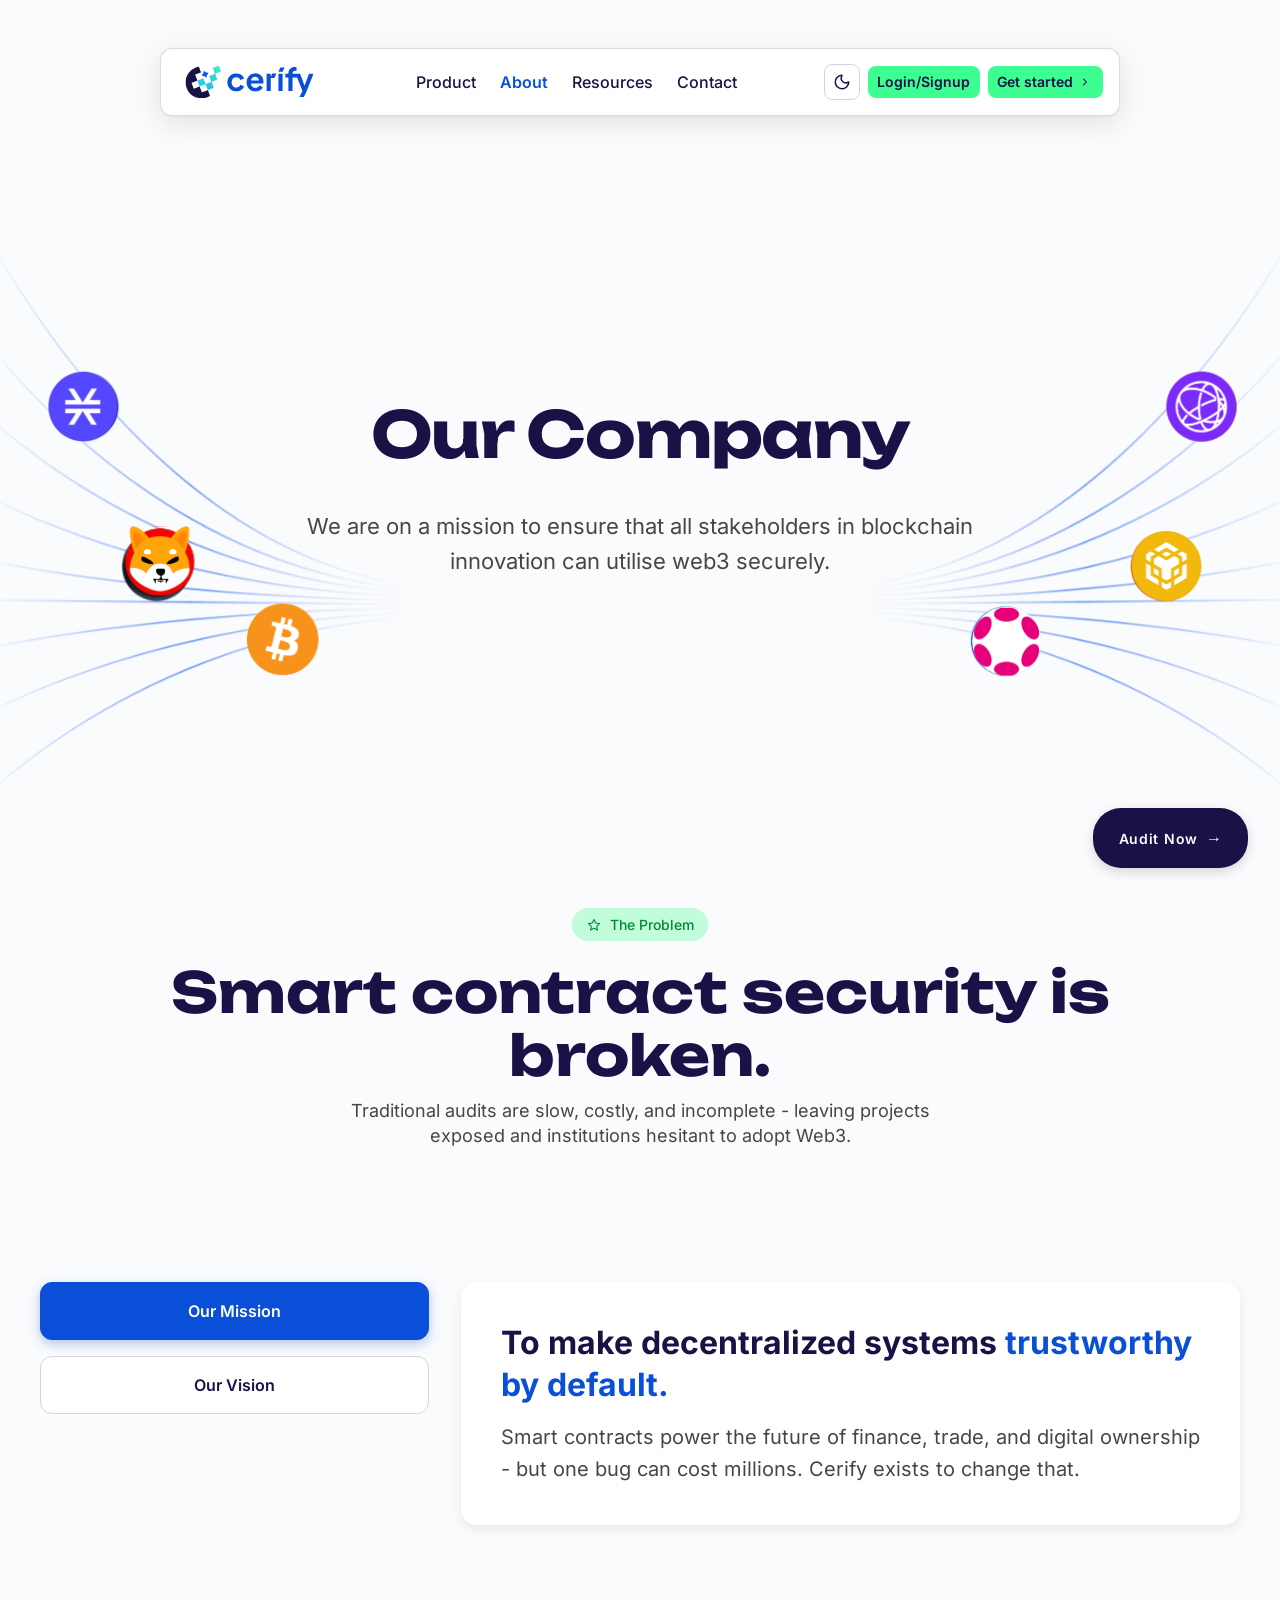
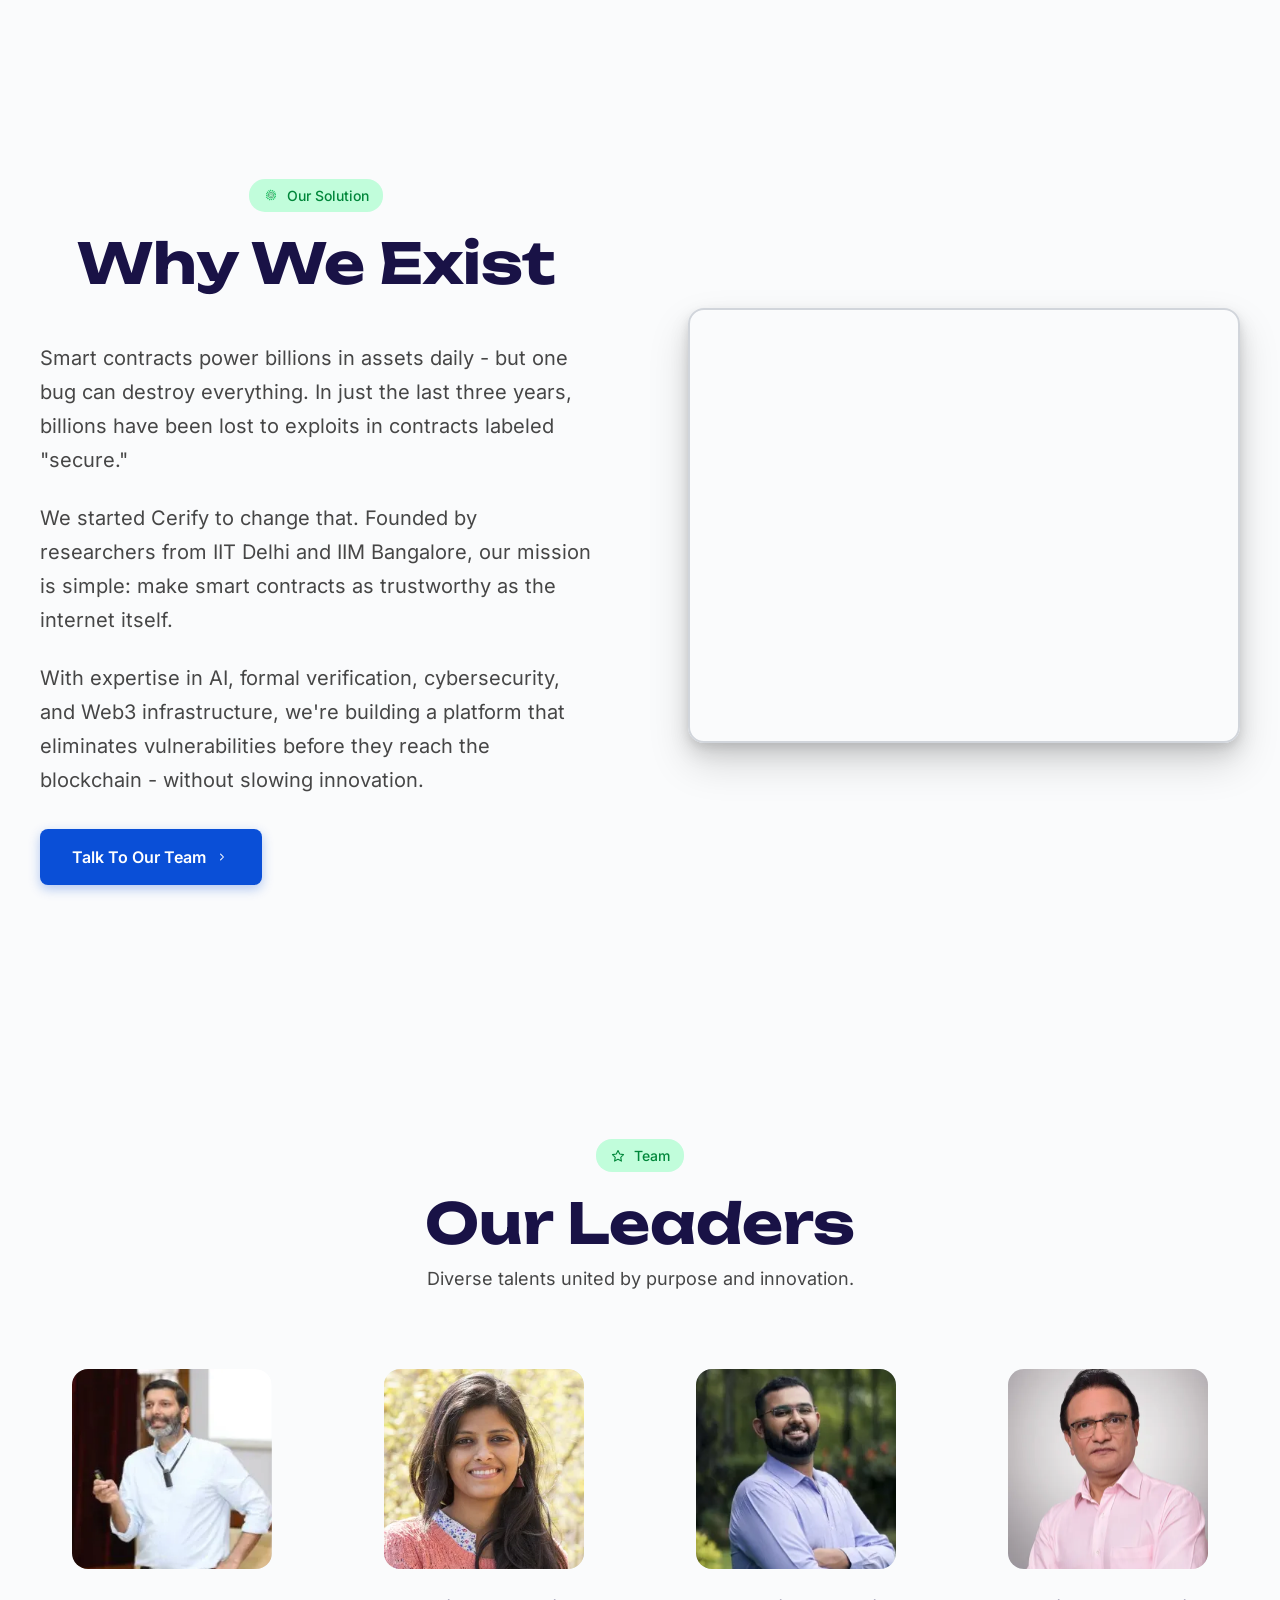
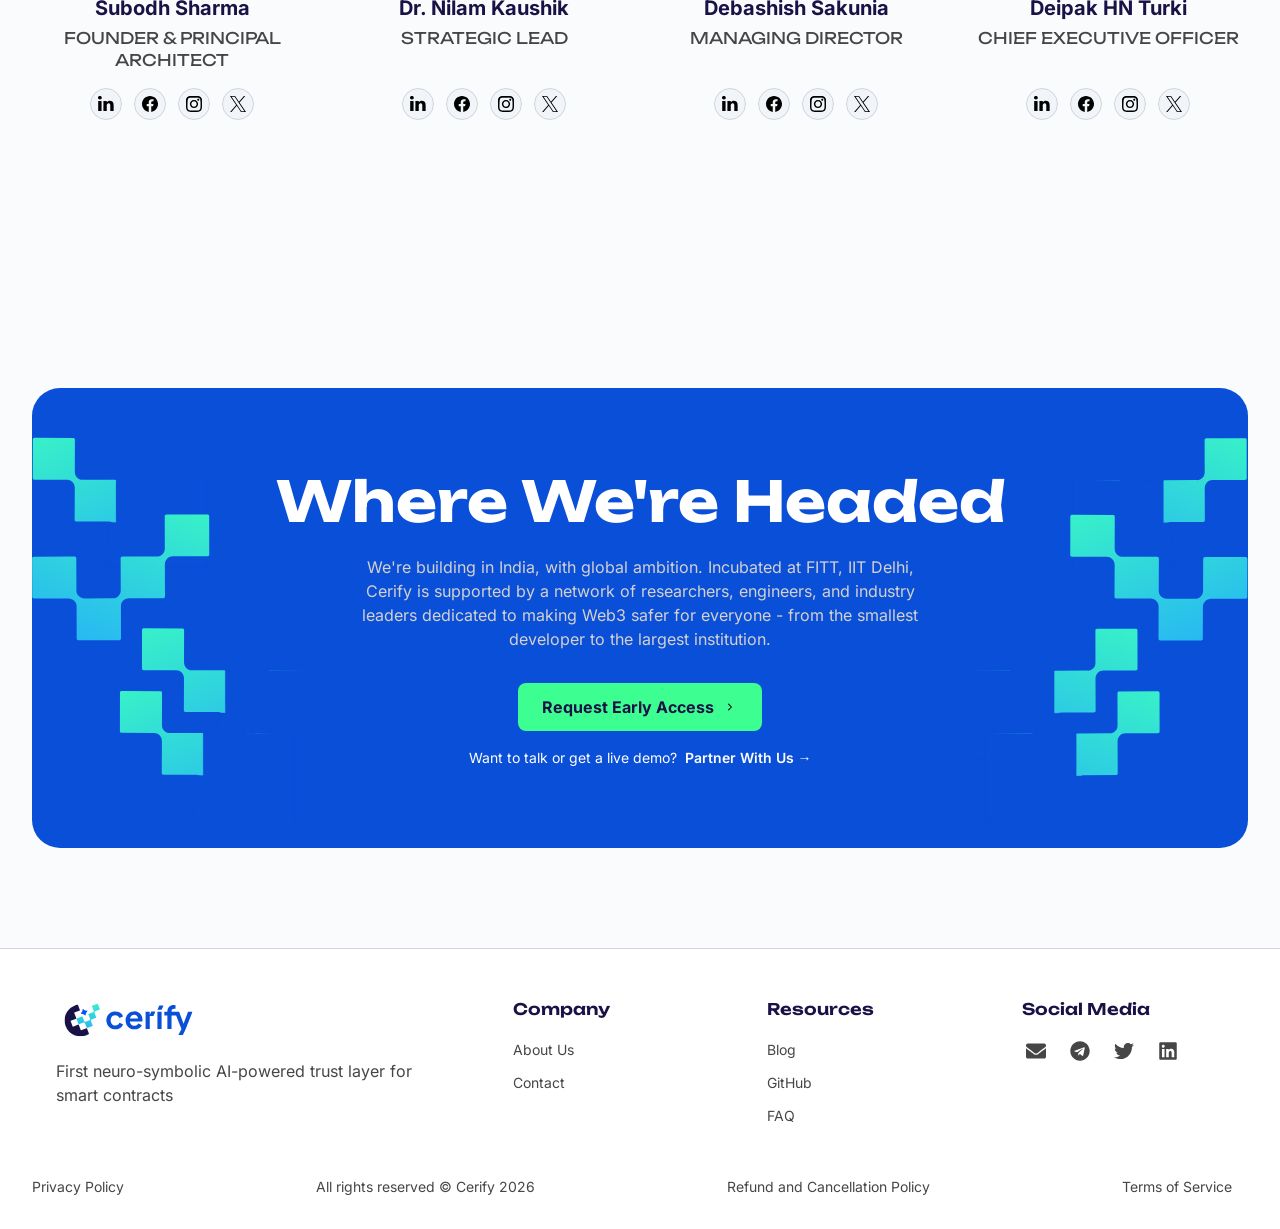
<file: about.html>
<!DOCTYPE html><html lang="en"><head><meta charset="utf-8"><meta name="robots" content="noindex, nofollow"><meta http-equiv="Content-Security-Policy" content="default-src 'none'; script-src 'self' https://analytics.cerify.test:8443; style-src 'self'; img-src 'self'; font-src 'self'; frame-src https://www.google.com; connect-src https://analytics.cerify.test:8443; base-uri 'none'; form-action 'none'; object-src 'none'; upgrade-insecure-requests"><meta name="viewport" content="width=device-width, initial-scale=1"><title>About Us | Cerify</title><meta name="description" content="First neuro-symbolic AI-powered trust layer for smart contracts"><link rel="canonical" href="https://cerify.ai/about"><meta property="og:type" content="website"><meta property="og:site_name" content="Cerify"><meta property="og:title" content="About Us | Cerify"><meta property="og:description" content="First neuro-symbolic AI-powered trust layer for smart contracts"><meta property="og:url" content="https://cerify.ai/about"><meta name="twitter:card" content="summary_large_image"><link rel="icon" href="/favicon.ico" sizes="48x48"><link rel="apple-touch-icon" href="/apple-touch-icon.png"><script src="/theme-init.js"></script><script defer data-domain="cerify.test" src="https://analytics.cerify.test:8443/js/script.tagged-events.js"></script><link rel="stylesheet" href="/_astro/CtaSection.Cjp-q5JG.css"><link rel="stylesheet" href="/_astro/about.B1h9_DgQ.css"><link rel="stylesheet" href="/_astro/Button.C2ZNZ4rY.css"><link rel="stylesheet" href="/_astro/HeroSection.r4js7sV0.css"><link rel="stylesheet" href="/_astro/BaseLayout.CmeRSzD8.css"></head><body><div class="_siteLayout_afzkf_4"><div class="_pageContainer_afzkf_10"><div class="_navbarSpacer_1wv8j_5" data-navbar-spacer></div><nav class="_navbar_1wv8j_5" data-navbar><div class="_navContent_1wv8j_60"><a href="/" class="_logoLink_1wv8j_149"><svg width="153" height="46" viewBox="0 0 153 46" fill="none" xmlns="http://www.w3.org/2000/svg" class="_companyLogo_p34yz_4 _logo_1wv8j_149" role="img" aria-label="Cerify"><title>Cerify</title><mask id="navbar-logo-mask" maskUnits="userSpaceOnUse" x="8" y="6" width="129" height="34"><path d="M136.5 6.64418H8.5V39.356H136.5V6.64418Z" fill="white"></path></mask><g mask="url(#navbar-logo-mask)"><path d="M54.7035 31.1748C53.3612 30.4086 52.2492 29.2952 51.4838 27.9514C50.7168 26.5403 50.3149 24.9595 50.3149 23.3531C50.3149 21.7466 50.7168 20.1658 51.4838 18.7548C52.2504 17.4185 53.3627 16.3138 54.7035 15.5571C55.9212 14.8913 57.2687 14.4982 58.6529 14.4053C60.0373 14.3123 61.4252 14.5217 62.7206 15.0187C63.7421 15.4189 64.6687 16.0283 65.4413 16.8078C66.1339 17.5052 66.6754 18.338 67.0318 19.2544C67.0547 19.3153 67.0533 19.3826 67.0282 19.4425C67.0031 19.5024 66.956 19.5505 66.8966 19.5767L63.4805 21.0531C63.1606 20.2135 62.6007 19.487 61.8706 18.9643C61.12 18.4287 60.2165 18.1506 59.2949 18.1713C58.4416 18.1566 57.6021 18.3883 56.8768 18.8386C56.1655 19.2858 55.5907 19.9204 55.2155 20.6727C54.8191 21.5117 54.6136 22.4282 54.6136 23.3562C54.6136 24.2844 54.8191 25.2009 55.2155 26.0398C55.5873 26.7996 56.1625 27.4412 56.8768 27.8933C57.6031 28.3411 58.4421 28.5716 59.2949 28.5573C60.2141 28.5789 61.1163 28.3068 61.8706 27.7805C62.6143 27.2511 63.1765 26.5047 63.4805 25.6434L66.903 27.1938C66.9618 27.2207 67.0082 27.269 67.0327 27.3288C67.0573 27.3887 67.0581 27.4557 67.0351 27.5162C66.6851 28.4119 66.1534 29.2252 65.4735 29.9047C64.6992 30.6861 63.7733 31.3005 62.7528 31.7099C61.4541 32.2178 60.0595 32.4329 58.6682 32.3398C57.2769 32.2468 55.9233 31.8479 54.7035 31.1716V31.1748Z" fill="var(--logo-type)"></path><path d="M73.7574 31.1619C72.4479 30.3767 71.377 29.2488 70.6601 27.8997C69.9131 26.497 69.5321 24.928 69.5525 23.3386C69.5219 21.7319 69.908 20.1448 70.6729 18.7322C71.396 17.4182 72.455 16.3202 73.7413 15.5506C75.0552 14.7647 76.5608 14.3586 78.0912 14.3773C79.6872 14.3269 81.2651 14.728 82.6438 15.5345C83.8565 16.2701 84.8417 17.3279 85.4901 18.5904C86.1532 19.8933 86.4902 21.338 86.4721 22.8002C86.4723 23.1124 86.4563 23.4245 86.4238 23.735C86.3984 24.0107 86.34 24.2824 86.2499 24.5441H73.8508C73.9299 25.503 74.3061 26.4132 74.9269 27.1477C75.5477 27.8821 76.3821 28.4041 77.3136 28.641C78.245 28.8777 79.2271 28.8174 80.1227 28.4683C81.0181 28.1194 81.7826 27.4991 82.309 26.6941C82.3406 26.6405 82.3916 26.6009 82.4515 26.5836C82.5113 26.5662 82.5754 26.5723 82.631 26.6007L85.7863 28.1512C85.211 29.4302 84.2403 30.4903 83.0173 31.1748C81.6226 31.9885 80.0302 32.4002 78.4163 32.3642C76.7823 32.4017 75.1698 31.9855 73.7574 31.1619ZM75.4188 18.7322C74.6353 19.4144 74.1148 20.3494 73.9473 21.3754H82.0449C81.9921 20.3895 81.5551 19.4636 80.8279 18.7967C80.0789 18.1221 79.0981 17.764 78.0912 17.7973C77.117 17.7767 76.1681 18.1087 75.4188 18.7322Z" fill="var(--logo-type)"></path><path d="M99.2319 14.9285L97.4768 18.8643C97.4581 18.9056 97.4279 18.9406 97.3895 18.9652C97.3512 18.9898 97.3072 19.0029 97.2615 19.0029H94.0034C93.9373 19.0038 93.8737 19.0307 93.8272 19.0778C93.7815 19.1248 93.7554 19.1883 93.7554 19.2544V31.9903H89.605V14.7609H93.4945C93.5613 14.7609 93.6249 14.7874 93.6722 14.8346C93.7187 14.8817 93.7456 14.9456 93.7456 15.0123V17.9392L95.1818 14.7158C95.1998 14.6736 95.23 14.6377 95.2683 14.6125C95.3066 14.5873 95.3515 14.5739 95.3971 14.5739H99.0133C99.0549 14.573 99.0965 14.583 99.1332 14.6031C99.1707 14.6232 99.2017 14.6527 99.2237 14.6885C99.2458 14.7243 99.258 14.7653 99.2596 14.8074C99.2613 14.8495 99.2515 14.8912 99.2319 14.9285Z" fill="var(--logo-type)"></path><path d="M103.569 8.3945H107.171C107.213 8.39476 107.253 8.40523 107.29 8.425C107.326 8.44476 107.356 8.47318 107.379 8.5077C107.401 8.54223 107.414 8.58177 107.418 8.62278C107.421 8.66379 107.414 8.70497 107.397 8.74263L105.639 12.672C105.619 12.7153 105.588 12.752 105.548 12.7777C105.508 12.8034 105.461 12.8171 105.414 12.8171H101.431L103.343 8.52988C103.364 8.48844 103.397 8.45376 103.437 8.42983C103.477 8.40589 103.523 8.39365 103.569 8.3945Z" fill="var(--logo-type)"></path><path d="M101.682 14.7577H105.575V31.9839H101.431V15.0091C101.431 14.9424 101.458 14.8785 101.505 14.8313C101.551 14.7842 101.616 14.7577 101.682 14.7577Z" fill="var(--logo-type)"></path><path d="M136.504 14.7544L130.486 30.0014C130.486 30.0014 129.073 33.4667 128.438 34.8367C127.947 35.9195 127.4 36.9761 126.8 38.0021H122.337V37.9151C122.833 37.1028 123.377 36.1711 123.947 35.1042C124.517 34.0373 125.032 32.996 125.476 31.9968L120.203 18.6355C120.184 18.5899 120.152 18.5508 120.111 18.5234C120.071 18.4958 120.023 18.4809 119.973 18.4808H115.534V31.9807H111.39V18.7129C111.389 18.6473 111.363 18.5846 111.316 18.5383C111.27 18.4919 111.208 18.4655 111.142 18.4647H108.357V15.0026C108.357 14.9368 108.383 14.8736 108.429 14.8271C108.476 14.7806 108.539 14.7544 108.605 14.7544H111.39V14.1903C111.39 12.2208 111.983 10.7057 113.161 9.6291C114.339 8.55247 115.927 8.01737 117.904 8.01737C118.379 8.01389 118.855 8.05381 119.323 8.13663C119.381 8.14797 119.432 8.17905 119.468 8.22443C119.505 8.26981 119.524 8.32659 119.523 8.38484V11.7502C119.168 11.6917 118.808 11.6615 118.448 11.6599C117.687 11.6171 116.935 11.8329 116.313 12.2723C115.788 12.6882 115.53 13.3232 115.53 14.2064V14.7705H122.955C123.005 14.7728 123.053 14.79 123.094 14.8199C123.134 14.8498 123.164 14.8909 123.18 14.9382L127.579 26.6426L131.996 14.7544H136.504Z" fill="var(--logo-type)"></path><path d="M32.9704 36.6773C32.9932 36.7315 32.9959 36.792 32.9782 36.8482C32.9605 36.9043 32.9235 36.9522 32.8738 36.9835C32.6226 37.1415 32.3618 37.3059 32.0978 37.4251C32.0257 37.4685 31.9504 37.5062 31.8725 37.538C31.6045 37.6898 31.3283 37.8265 31.045 37.9473C31.0388 37.9499 31.0319 37.9499 31.0257 37.9473C30.8067 38.0505 30.5781 38.1408 30.3592 38.2246C30.0629 38.3342 29.7635 38.4469 29.4641 38.5469C29.023 38.6888 28.5658 38.8145 28.1182 38.9176L27.4421 39.0627C23.7274 39.778 19.8796 39.1352 16.5981 37.2511C16.1699 37.0093 15.7513 36.7449 15.336 36.4581C15.1589 36.3324 14.9786 36.2067 14.7983 36.0712C14.618 35.9359 14.4473 35.7973 14.2767 35.6587C13.9225 35.3653 13.578 35.0623 13.2496 34.7335C13.0629 34.5498 12.8858 34.3629 12.7087 34.1758C12.5316 33.9889 12.3513 33.7826 12.1935 33.5828C12.0358 33.3829 11.8716 33.1734 11.7041 32.9639C11.5367 32.7544 11.4015 32.5448 11.2502 32.3191C11.0988 32.0935 10.9282 31.8227 10.7608 31.5617C9.68459 29.728 8.96977 27.7047 8.65508 25.6014L8.63576 25.4725C8.61 25.2952 8.59712 25.118 8.57136 24.9374C8.25313 21.4259 9.09177 17.9066 10.9592 14.917C12.8266 11.9275 15.6202 9.6322 18.9131 8.38166C19.1175 8.29809 19.326 8.22493 19.5377 8.16246C19.564 8.14563 19.5937 8.13463 19.6246 8.13023C19.9821 8.0174 20.3395 7.91748 20.6904 7.82722C21.0413 7.73697 21.3053 7.69184 21.6209 7.63704C21.6795 7.62645 21.7399 7.63678 21.7917 7.66623C21.8435 7.69568 21.8833 7.74239 21.9042 7.79821L23.9455 13.1395C23.9573 13.1704 23.9628 13.2033 23.9618 13.2363C23.9606 13.2693 23.9529 13.3018 23.9392 13.3319C23.9254 13.3619 23.9057 13.3889 23.8814 13.4112C23.857 13.4335 23.8285 13.4507 23.7974 13.4618L18.369 15.5732C18.3067 15.5964 18.2562 15.6434 18.2284 15.7037C18.2007 15.7642 18.198 15.8331 18.2209 15.8956L20.3137 21.3303C20.3382 21.3911 20.3377 21.4591 20.3124 21.5194C20.287 21.5798 20.2389 21.6277 20.1785 21.6527L14.7307 23.7512C14.6996 23.7623 14.671 23.7795 14.6467 23.8019C14.6224 23.8242 14.6027 23.8511 14.5889 23.8812C14.5751 23.9112 14.5675 23.9437 14.5664 23.9767C14.5653 24.0098 14.5708 24.0426 14.5826 24.0735L16.6754 29.5116C16.6992 29.5732 16.7464 29.6231 16.8066 29.6503C16.8669 29.6774 16.9354 29.6797 16.9974 29.6565L22.4258 27.571C22.4557 27.5579 22.488 27.5511 22.5207 27.5509C22.5533 27.5506 22.5856 27.5571 22.6157 27.5698C22.6458 27.5824 22.673 27.601 22.6957 27.6245C22.7184 27.648 22.7361 27.6758 22.7478 27.7064L24.8342 33.154C24.8458 33.1846 24.8635 33.2124 24.8862 33.2359C24.9089 33.2593 24.9361 33.278 24.9662 33.2907C24.9963 33.3033 25.0287 33.3097 25.0613 33.3095C25.0939 33.3093 25.1262 33.3024 25.1561 33.2894L30.5975 31.2135C30.6281 31.2016 30.6607 31.196 30.6936 31.1969C30.7265 31.1977 30.7588 31.2051 30.7888 31.2186C30.8187 31.2321 30.8457 31.2514 30.8681 31.2755C30.8906 31.2995 30.908 31.3277 30.9194 31.3585L32.9704 36.6773Z" fill="var(--logo-mark)"></path><path d="M43.9206 12.2466C43.9325 12.2772 43.9381 12.31 43.9372 12.3428C43.9364 12.3757 43.929 12.4081 43.9155 12.4381C43.902 12.4681 43.8827 12.4951 43.8588 12.5175C43.8347 12.54 43.8065 12.5575 43.7757 12.5689L39.1876 14.3354C38.9028 14.444 38.672 14.6603 38.5449 14.9376C38.4179 15.215 38.4047 15.5312 38.5082 15.8182V15.8408L40.2727 20.4245C40.2958 20.4865 40.2935 20.5551 40.2663 20.6155C40.2392 20.6758 40.1894 20.723 40.1278 20.7469L35.5461 22.5069C35.2644 22.6229 35.0393 22.8448 34.919 23.1249C34.7986 23.405 34.7926 23.7213 34.9022 24.0058L36.6602 28.596C36.6822 28.6585 36.679 28.7271 36.6514 28.7873C36.6237 28.8475 36.5737 28.8945 36.5121 28.9184L31.0804 31.0136C31.0184 31.0359 30.9502 31.0332 30.8902 31.0061C30.8301 30.9791 30.7829 30.9297 30.7584 30.8686L29.0036 26.2816C28.8919 26.0007 28.676 25.7741 28.4011 25.6492C28.1263 25.5242 27.8138 25.5105 27.529 25.611H27.5033L22.9119 27.3711C22.8818 27.3836 22.8494 27.3899 22.8168 27.3897C22.7841 27.3894 22.7518 27.3827 22.7217 27.3698C22.6917 27.3569 22.6647 27.3381 22.642 27.3145C22.6194 27.2909 22.6017 27.263 22.5899 27.2325L20.5036 21.788C20.4805 21.726 20.4828 21.6574 20.51 21.5971C20.537 21.5367 20.5869 21.4895 20.6485 21.4657L26.0673 19.3801C26.1289 19.3577 26.1967 19.3599 26.2567 19.3863C26.3167 19.4127 26.3642 19.4613 26.3892 19.5219L28.1504 24.1089C28.2596 24.3935 28.4757 24.624 28.7525 24.7512C29.0293 24.8783 29.3448 24.8919 29.6315 24.7891H29.6572L33.3793 23.3514C33.6641 23.2428 33.8949 23.0265 34.0219 22.7492C34.149 22.4719 34.1621 22.1556 34.0586 21.8687V21.8461L32.2942 17.2591C32.2711 17.1971 32.2734 17.1285 32.3005 17.0681C32.3276 17.0078 32.3774 16.9606 32.4391 16.9367L37.0143 15.1734H37.0369C37.3178 15.0574 37.5423 14.8361 37.6626 14.5567C37.7829 14.2773 37.7894 13.9619 37.6808 13.6778L35.926 9.08757C35.9137 9.05694 35.9077 9.02414 35.9084 8.99113C35.909 8.95812 35.9163 8.92558 35.9298 8.89547C35.9434 8.86536 35.9629 8.83831 35.9871 8.81593C36.0113 8.79354 36.0399 8.7763 36.0709 8.76522L41.522 6.66029C41.5528 6.64849 41.5856 6.64297 41.6186 6.64406C41.6516 6.64515 41.6841 6.65283 41.714 6.66664C41.744 6.68045 41.7709 6.70012 41.7933 6.72449C41.8156 6.74887 41.8328 6.77745 41.8439 6.80857L43.9206 12.2466Z" fill="url(#navbar-logo-gradient)"></path><path d="M29.686 13.5102L31.2379 13.7713C31.2807 13.7787 31.3208 13.7972 31.3544 13.8248C31.388 13.8524 31.4137 13.8882 31.4293 13.9289C31.4449 13.9694 31.4497 14.0134 31.4432 14.0564C31.4367 14.0994 31.4193 14.14 31.3924 14.1742L30.4265 15.4055C30.1133 15.803 29.9051 16.2731 29.8212 16.7723L29.5572 18.3261C29.5503 18.3688 29.5324 18.4091 29.5052 18.4428C29.4779 18.4764 29.4423 18.5025 29.4019 18.5181C29.3615 18.5338 29.3177 18.5385 29.275 18.532C29.2322 18.5254 29.1918 18.5078 29.158 18.4808L27.9248 17.5137C27.5288 17.1979 27.059 16.9882 26.5596 16.9045L25.011 16.6434C24.9623 16.6422 24.915 16.6267 24.875 16.5987C24.835 16.5707 24.8042 16.5316 24.7863 16.4863C24.7684 16.4408 24.7643 16.3912 24.7745 16.3434C24.7847 16.2957 24.8087 16.252 24.8435 16.2179L25.8095 14.9833C26.1239 14.5936 26.3364 14.1316 26.4277 13.6391L26.6885 12.0854C26.6963 12.0428 26.7151 12.003 26.7429 11.9698C26.7706 11.9366 26.8065 11.9112 26.8469 11.8959C26.8875 11.8807 26.9312 11.8762 26.9739 11.8828C27.0167 11.8895 27.0569 11.9071 27.0909 11.9339L28.3241 12.9009C28.7189 13.2166 29.1877 13.4263 29.686 13.5102Z" fill="var(--logo-spark)"></path></g><defs><linearGradient id="navbar-logo-gradient" x1="32.2125" y1="6.64392" x2="32.2125" y2="31.0285" gradientUnits="userSpaceOnUse"><stop stop-color="var(--logo-gradient-start)"></stop><stop offset="1" stop-color="var(--logo-gradient-end)"></stop></linearGradient></defs></svg></a><div class="_navLinks_1wv8j_162"><a href="/product">Product</a><a href="/about" aria-current="page">About</a><a href="/faq">Resources</a><a href="/contact">Contact</a></div><div class="_navActions_1wv8j_194"><button type="button" class="_themeToggle_168vv_4" aria-label="Toggle theme" data-theme-toggle><svg xmlns="http://www.w3.org/2000/svg" width="24" height="24" viewBox="0 0 24 24" fill="none" stroke="currentColor" stroke-width="2" stroke-linecap="round" stroke-linejoin="round" class="_icon_168vv_22 _moonIcon_168vv_28" aria-hidden="true"><path d="M20.985 12.486a9 9 0 1 1-9.473-9.472c.405-.022.617.46.402.803a6 6 0 0 0 8.268 8.268c.344-.215.825-.004.803.401"></path></svg><svg xmlns="http://www.w3.org/2000/svg" width="24" height="24" viewBox="0 0 24 24" fill="none" stroke="currentColor" stroke-width="2" stroke-linecap="round" stroke-linejoin="round" class="_icon_168vv_22 _sunIcon_168vv_32" aria-hidden="true"><circle cx="12" cy="12" r="4"></circle><path d="M12 2v2"></path><path d="M12 20v2"></path><path d="m4.93 4.93 1.41 1.41"></path><path d="m17.66 17.66 1.41 1.41"></path><path d="M2 12h2"></path><path d="M20 12h2"></path><path d="m6.34 17.66-1.41 1.41"></path><path d="m19.07 4.93-1.41 1.41"></path></svg></button><script type="module" src="/_astro/ThemeToggle.astro_astro_type_script_index_0_lang.COxu3r65.js"></script><div class="_navActionsCtas_1wv8j_331"><a href="https://sons-portrait-trace-rock.trycloudflare.com/login" class="_ctaButton_1wv8j_202 plausible-event-name=Login+Click"><span>Login/Signup</span></a><a href="/contact" class="_ctaButton_1wv8j_202"><span>Get started</span><img src="/_astro/icon-chevron-right.DM6zCgtI_CVRw2.svg" alt loading="lazy" decoding="async" width="16" height="16" class="_ctaButtonIcon_1wv8j_236"></a></div><button type="button" class="_mobileMenuButton_1wv8j_245" aria-label="Toggle menu" aria-expanded="false" aria-controls="mobile-menu" data-menu-button><span></span><span></span><span></span></button></div></div><div id="mobile-menu" class="_mobileMenu_1wv8j_245" data-menu hidden><a href="/product">Product</a><a href="/about">About</a><a href="/faq">Resources</a><a href="/contact">Contact</a><a href="/contact" class="_ctaButton_1wv8j_202 _mobileMenuCtaBlock_1wv8j_318">Get started</a><a href="https://sons-portrait-trace-rock.trycloudflare.com/login" class="_ctaButton_1wv8j_202 _mobileMenuCtaBlock_1wv8j_318">Login/Signup</a></div></nav><script type="module" src="/_astro/Navbar.astro_astro_type_script_index_0_lang.Csn_3lJw.js"></script><main><section class="_heroSection_onxwt_4"><div class="_heroBackground_onxwt_15" aria-hidden="true"></div><div class="_heroContent_onxwt_38"><h1 class="_title_onxwt_78">Our Company</h1><p class="_description_onxwt_89">We are on a mission to ensure that all stakeholders in blockchain innovation can utilise web3 securely.</p></div></section><section class="_problemSection_1hrmh_5"><div class="_problemContainer_1hrmh_9"><div class="_sectionHeader_1766v_4"><span class="_badge_1766v_9"><img src="/_astro/icon-star.DahOdjvu_CVRw2.svg" alt loading="lazy" decoding="async" width="16" height="16">The Problem</span><h2 class="_title_1766v_23">Smart contract security is broken.</h2><p class="_description_1766v_35">Traditional audits are slow, costly, and incomplete - leaving projects exposed and institutions hesitant to adopt Web3.</p></div></div></section><section class="_section_7r5si_4"><div class="_container_7r5si_13"><div class="_tabsContainer_7r5si_18" data-tabs><div class="_tabsWrapper_7r5si_24" role="tablist"><button type="button" role="tab" id="tab-mission" aria-controls="panel-mission" aria-selected="true" tabindex="0" class="_tab_7r5si_18">Our Mission</button><button type="button" role="tab" id="tab-vision" aria-controls="panel-vision" aria-selected="false" tabindex="-1" class="_tab_7r5si_18">Our Vision</button></div><div role="tabpanel" id="panel-mission" aria-labelledby="tab-mission" tabindex="0" class="_contentWrapper_7r5si_62"><p class="_contentText_7r5si_75">To make decentralized systems <span class="_highlight_7r5si_84">trustworthy by default.</span></p><p class="_contentBody_7r5si_88">Smart contracts power the future of finance, trade, and digital ownership - but one bug can cost millions. Cerify exists to change that.</p></div><div role="tabpanel" id="panel-vision" aria-labelledby="tab-vision" hidden tabindex="0" class="_contentWrapper_7r5si_62"><p class="_contentText_7r5si_75"> To become <span class="_highlight_7r5si_84">the global trust layer for smart contracts - </span></p><p class="_contentBody_7r5si_88">where every deployment is secure, certified,and compliant by default.</p></div></div></div></section><script type="module" src="/_astro/TabsSection.astro_astro_type_script_index_0_lang.Ki0pHQq5.js"></script><section class="_section_1g4vh_4"><div class="_container_1g4vh_13"><div class="_contentGrid_1g4vh_18"><div class="_textColumn_1g4vh_25"><div class="_sectionHeader_1766v_4"><span class="_badge_1766v_9"><img src="/_astro/icon-approach.BnMZa0EV_CVRw2.svg" alt loading="lazy" decoding="async" width="16" height="16">Our Solution</span><h2 class="_title_1766v_23">Why We Exist</h2><p class="_description_1766v_35"></p></div><div class="_descriptionList_1g4vh_95"><p class="_description_1g4vh_95">Smart contracts power billions in assets daily - but one bug can destroy everything. In just the last three years, billions have been lost to exploits in contracts labeled &quot;secure.&quot;</p><p class="_description_1g4vh_95">We started Cerify to change that. Founded by researchers from IIT Delhi and IIM Bangalore, our mission is simple: make smart contracts as trustworthy as the internet itself.</p><p class="_description_1g4vh_95">With expertise in AI, formal verification, cybersecurity, and Web3 infrastructure, we&#39;re building a platform that eliminates vulnerabilities before they reach the blockchain - without slowing innovation.</p></div><a href="/contact" class="_button_u6tiy_4">Talk To Our Team<img src="/_astro/icon-chevron-right.DM6zCgtI_CVRw2.svg" alt loading="lazy" decoding="async" width="16" height="16" class="_buttonIcon_u6tiy_35"></a></div><div class="_imageColumn_1g4vh_30"><div class="_imageWrapper_1g4vh_38"><img src="/_astro/solution.DvX2Dlso_ZFXVKL.webp" alt="Cerify Solution" loading="eager" decoding="async" width="1021" height="786" class="_image_1g4vh_30"></div></div></div></div></section><section class="_section_1nu5a_4"><div class="_container_1nu5a_9"><div class="_header_1nu5a_14"><div class="_sectionHeader_1766v_4"><span class="_badge_1766v_9"><img src="/_astro/icon-star.DahOdjvu_CVRw2.svg" alt loading="lazy" decoding="async" width="16" height="16">Team</span><h2 class="_title_1766v_23">Our Leaders</h2><p class="_description_1766v_35">Diverse talents united by purpose and innovation.</p></div></div><div class="_mainLeadersGrid_1nu5a_19"><div class="_leaderCard_1nu5a_26"><div class="_imageContainer_1nu5a_34"><img src="/_astro/subodh-sharma.DXeqhhzH_y54OR.webp" alt="Subodh Sharma" loading="lazy" decoding="async" width="400" height="409" class="_image_1nu5a_34"><div class="_bioOverlay_1nu5a_57"><p class="_bioText_1nu5a_75">15+ years in formal verification, blockchain security &amp; software engineering. Postdoc @ University of Oxford.</p></div></div><div class="_cardContent_1nu5a_84"><h3 class="_name_1nu5a_91">Subodh Sharma</h3><p class="_title_1nu5a_99">FOUNDER &amp; PRINCIPAL ARCHITECT</p><div class="_socials_1nu5a_111"><!-- target and rel come last so a caller cannot weaken them. --><a href="https://www.linkedin.com/in/subodh-sharma-b05924b/" class="_socialLink_1nu5a_118" aria-label="linkedin" target="_blank" rel="noopener noreferrer"><img src="/_astro/linkedin.JVvQuq-k_CVRw2.svg" alt loading="lazy" decoding="async" width="16" height="16"></a><!-- target and rel come last so a caller cannot weaken them. --><a href="#" class="_socialLink_1nu5a_118" aria-label="facebook" target="_blank" rel="noopener noreferrer"><img src="/_astro/facebook.DVzvmXwx_CVRw2.svg" alt loading="lazy" decoding="async" width="16" height="16"></a><!-- target and rel come last so a caller cannot weaken them. --><a href="#" class="_socialLink_1nu5a_118" aria-label="instagram" target="_blank" rel="noopener noreferrer"><img src="/_astro/instagram.BrfVUyH9_CVRw2.svg" alt loading="lazy" decoding="async" width="16" height="16"></a><!-- target and rel come last so a caller cannot weaken them. --><a href="#" class="_socialLink_1nu5a_118" aria-label="x" target="_blank" rel="noopener noreferrer"><img src="/_astro/x.CQnbn4I2_CVRw2.svg" alt loading="lazy" decoding="async" width="16" height="16"></a></div></div></div><div class="_leaderCard_1nu5a_26"><div class="_imageContainer_1nu5a_34"><img src="/_astro/nilam-kaushik.Y2mhaYWF_8q1qd.webp" alt="Dr. Nilam Kaushik" loading="lazy" decoding="async" width="400" height="400" class="_image_1nu5a_34"><div class="_bioOverlay_1nu5a_57"><p class="_bioText_1nu5a_75">Assistant Professor of Strategy @ IIM Bangalore PhD – UCL School of Management, London PhD in Innovation Mgmt, ex-Blackberry, research in Web3 &amp; tech ecosystems, 40 Under 40 by Poets &amp; Quants.</p></div></div><div class="_cardContent_1nu5a_84"><h3 class="_name_1nu5a_91">Dr. Nilam Kaushik</h3><p class="_title_1nu5a_99">STRATEGIC LEAD</p><div class="_socials_1nu5a_111"><!-- target and rel come last so a caller cannot weaken them. --><a href="https://www.linkedin.com/in/nilamk/" class="_socialLink_1nu5a_118" aria-label="linkedin" target="_blank" rel="noopener noreferrer"><img src="/_astro/linkedin.JVvQuq-k_CVRw2.svg" alt loading="lazy" decoding="async" width="16" height="16"></a><!-- target and rel come last so a caller cannot weaken them. --><a href="#" class="_socialLink_1nu5a_118" aria-label="facebook" target="_blank" rel="noopener noreferrer"><img src="/_astro/facebook.DVzvmXwx_CVRw2.svg" alt loading="lazy" decoding="async" width="16" height="16"></a><!-- target and rel come last so a caller cannot weaken them. --><a href="#" class="_socialLink_1nu5a_118" aria-label="instagram" target="_blank" rel="noopener noreferrer"><img src="/_astro/instagram.BrfVUyH9_CVRw2.svg" alt loading="lazy" decoding="async" width="16" height="16"></a><!-- target and rel come last so a caller cannot weaken them. --><a href="#" class="_socialLink_1nu5a_118" aria-label="x" target="_blank" rel="noopener noreferrer"><img src="/_astro/x.CQnbn4I2_CVRw2.svg" alt loading="lazy" decoding="async" width="16" height="16"></a></div></div></div><div class="_leaderCard_1nu5a_26"><div class="_imageContainer_1nu5a_34"><img src="/_astro/debashish-sakunia.BfDlJhgv_4MVhf.webp" alt="Debashish Sakunia" loading="lazy" decoding="async" width="400" height="450" class="_image_1nu5a_34"><div class="_bioOverlay_1nu5a_57"><p class="_bioText_1nu5a_75">PhD Candidate @ IIT Delhi. Serial Entrepreneur 6+ years in entrepreneurship, product-market strategy &amp; ecosystem building.</p></div></div><div class="_cardContent_1nu5a_84"><h3 class="_name_1nu5a_91">Debashish Sakunia</h3><p class="_title_1nu5a_99">MANAGING DIRECTOR</p><div class="_socials_1nu5a_111"><!-- target and rel come last so a caller cannot weaken them. --><a href="https://www.linkedin.com/in/debashishsakunia/" class="_socialLink_1nu5a_118" aria-label="linkedin" target="_blank" rel="noopener noreferrer"><img src="/_astro/linkedin.JVvQuq-k_CVRw2.svg" alt loading="lazy" decoding="async" width="16" height="16"></a><!-- target and rel come last so a caller cannot weaken them. --><a href="#" class="_socialLink_1nu5a_118" aria-label="facebook" target="_blank" rel="noopener noreferrer"><img src="/_astro/facebook.DVzvmXwx_CVRw2.svg" alt loading="lazy" decoding="async" width="16" height="16"></a><!-- target and rel come last so a caller cannot weaken them. --><a href="#" class="_socialLink_1nu5a_118" aria-label="instagram" target="_blank" rel="noopener noreferrer"><img src="/_astro/instagram.BrfVUyH9_CVRw2.svg" alt loading="lazy" decoding="async" width="16" height="16"></a><!-- target and rel come last so a caller cannot weaken them. --><a href="#" class="_socialLink_1nu5a_118" aria-label="x" target="_blank" rel="noopener noreferrer"><img src="/_astro/x.CQnbn4I2_CVRw2.svg" alt loading="lazy" decoding="async" width="16" height="16"></a></div></div></div><div class="_leaderCard_1nu5a_26"><div class="_imageContainer_1nu5a_34"><img src="/_astro/deipak-hn-turki.BDt5Uqbt_11Eg4q.webp" alt="Deipak HN Turki" loading="lazy" decoding="async" width="400" height="489" class="_image_1nu5a_34"><div class="_bioOverlay_1nu5a_57"><p class="_bioText_1nu5a_75">Senior business leader and IIM Bangalore MBA with deep experience in cybersecurity, technology-led businesses, and entrepreneurship.</p></div></div><div class="_cardContent_1nu5a_84"><h3 class="_name_1nu5a_91">Deipak HN Turki</h3><p class="_title_1nu5a_99">CHIEF EXECUTIVE OFFICER</p><div class="_socials_1nu5a_111"><!-- target and rel come last so a caller cannot weaken them. --><a href="https://in.linkedin.com/in/deipak-hn-turki-17040675/" class="_socialLink_1nu5a_118" aria-label="linkedin" target="_blank" rel="noopener noreferrer"><img src="/_astro/linkedin.JVvQuq-k_CVRw2.svg" alt loading="lazy" decoding="async" width="16" height="16"></a><!-- target and rel come last so a caller cannot weaken them. --><a href="#" class="_socialLink_1nu5a_118" aria-label="facebook" target="_blank" rel="noopener noreferrer"><img src="/_astro/facebook.DVzvmXwx_CVRw2.svg" alt loading="lazy" decoding="async" width="16" height="16"></a><!-- target and rel come last so a caller cannot weaken them. --><a href="#" class="_socialLink_1nu5a_118" aria-label="instagram" target="_blank" rel="noopener noreferrer"><img src="/_astro/instagram.BrfVUyH9_CVRw2.svg" alt loading="lazy" decoding="async" width="16" height="16"></a><!-- target and rel come last so a caller cannot weaken them. --><a href="#" class="_socialLink_1nu5a_118" aria-label="x" target="_blank" rel="noopener noreferrer"><img src="/_astro/x.CQnbn4I2_CVRw2.svg" alt loading="lazy" decoding="async" width="16" height="16"></a></div></div></div></div></div></section><section class="_section_eoqr2_4"><div class="_banner_eoqr2_11"><div class="_leftImage_eoqr2_32"><img src="/_astro/hero-left-decoration.CLhYMcfi_vlnKQ.svg" alt loading="lazy" decoding="async" width="278" height="396" class="_image_eoqr2_52"></div><div class="_rightImage_eoqr2_33"><img src="/_astro/hero-right-decoration.Bg9bNzGt_vlnKQ.svg" alt loading="lazy" decoding="async" width="278" height="396" class="_image_eoqr2_52"></div><div class="_mainContent_eoqr2_58"><h1 class="_title_eoqr2_68">Where We&#39;re Headed</h1><p class="_description_eoqr2_79">We&#39;re building in India, with global ambition. Incubated at FITT, IIT Delhi, Cerify is supported by a network of researchers, engineers, and industry leaders dedicated to making Web3 safer for everyone - from the smallest developer to the largest institution.</p><div class="_actions_eoqr2_92"><a href="/contact" class="_button_eoqr2_100"><strong>Request Early Access</strong><img src="/_astro/icon-chevron-right.DM6zCgtI_CVRw2.svg" alt loading="lazy" decoding="async" width="16" height="16"></a><p class="_footer_eoqr2_147">Want to talk or get a live demo? <a href="/contact">Partner With Us →</a></p></div></div></div></section></main></div><footer class="_footer_1x4z1_4"><div class="_footerMain_1x4z1_15"><div class="_footerGrid_1x4z1_21"><div class="_footerBrand_1x4z1_28"><a href="/" class="_footerLogo_1x4z1_34"><svg width="153" height="46" viewBox="0 0 153 46" fill="none" xmlns="http://www.w3.org/2000/svg" class="_companyLogo_p34yz_4" role="img" aria-label="cerify-logo"><title>cerify-logo</title><mask id="footer-logo-mask" maskUnits="userSpaceOnUse" x="8" y="6" width="129" height="34"><path d="M136.5 6.64418H8.5V39.356H136.5V6.64418Z" fill="white"></path></mask><g mask="url(#footer-logo-mask)"><path d="M54.7035 31.1748C53.3612 30.4086 52.2492 29.2952 51.4838 27.9514C50.7168 26.5403 50.3149 24.9595 50.3149 23.3531C50.3149 21.7466 50.7168 20.1658 51.4838 18.7548C52.2504 17.4185 53.3627 16.3138 54.7035 15.5571C55.9212 14.8913 57.2687 14.4982 58.6529 14.4053C60.0373 14.3123 61.4252 14.5217 62.7206 15.0187C63.7421 15.4189 64.6687 16.0283 65.4413 16.8078C66.1339 17.5052 66.6754 18.338 67.0318 19.2544C67.0547 19.3153 67.0533 19.3826 67.0282 19.4425C67.0031 19.5024 66.956 19.5505 66.8966 19.5767L63.4805 21.0531C63.1606 20.2135 62.6007 19.487 61.8706 18.9643C61.12 18.4287 60.2165 18.1506 59.2949 18.1713C58.4416 18.1566 57.6021 18.3883 56.8768 18.8386C56.1655 19.2858 55.5907 19.9204 55.2155 20.6727C54.8191 21.5117 54.6136 22.4282 54.6136 23.3562C54.6136 24.2844 54.8191 25.2009 55.2155 26.0398C55.5873 26.7996 56.1625 27.4412 56.8768 27.8933C57.6031 28.3411 58.4421 28.5716 59.2949 28.5573C60.2141 28.5789 61.1163 28.3068 61.8706 27.7805C62.6143 27.2511 63.1765 26.5047 63.4805 25.6434L66.903 27.1938C66.9618 27.2207 67.0082 27.269 67.0327 27.3288C67.0573 27.3887 67.0581 27.4557 67.0351 27.5162C66.6851 28.4119 66.1534 29.2252 65.4735 29.9047C64.6992 30.6861 63.7733 31.3005 62.7528 31.7099C61.4541 32.2178 60.0595 32.4329 58.6682 32.3398C57.2769 32.2468 55.9233 31.8479 54.7035 31.1716V31.1748Z" fill="var(--logo-type)"></path><path d="M73.7574 31.1619C72.4479 30.3767 71.377 29.2488 70.6601 27.8997C69.9131 26.497 69.5321 24.928 69.5525 23.3386C69.5219 21.7319 69.908 20.1448 70.6729 18.7322C71.396 17.4182 72.455 16.3202 73.7413 15.5506C75.0552 14.7647 76.5608 14.3586 78.0912 14.3773C79.6872 14.3269 81.2651 14.728 82.6438 15.5345C83.8565 16.2701 84.8417 17.3279 85.4901 18.5904C86.1532 19.8933 86.4902 21.338 86.4721 22.8002C86.4723 23.1124 86.4563 23.4245 86.4238 23.735C86.3984 24.0107 86.34 24.2824 86.2499 24.5441H73.8508C73.9299 25.503 74.3061 26.4132 74.9269 27.1477C75.5477 27.8821 76.3821 28.4041 77.3136 28.641C78.245 28.8777 79.2271 28.8174 80.1227 28.4683C81.0181 28.1194 81.7826 27.4991 82.309 26.6941C82.3406 26.6405 82.3916 26.6009 82.4515 26.5836C82.5113 26.5662 82.5754 26.5723 82.631 26.6007L85.7863 28.1512C85.211 29.4302 84.2403 30.4903 83.0173 31.1748C81.6226 31.9885 80.0302 32.4002 78.4163 32.3642C76.7823 32.4017 75.1698 31.9855 73.7574 31.1619ZM75.4188 18.7322C74.6353 19.4144 74.1148 20.3494 73.9473 21.3754H82.0449C81.9921 20.3895 81.5551 19.4636 80.8279 18.7967C80.0789 18.1221 79.0981 17.764 78.0912 17.7973C77.117 17.7767 76.1681 18.1087 75.4188 18.7322Z" fill="var(--logo-type)"></path><path d="M99.2319 14.9285L97.4768 18.8643C97.4581 18.9056 97.4279 18.9406 97.3895 18.9652C97.3512 18.9898 97.3072 19.0029 97.2615 19.0029H94.0034C93.9373 19.0038 93.8737 19.0307 93.8272 19.0778C93.7815 19.1248 93.7554 19.1883 93.7554 19.2544V31.9903H89.605V14.7609H93.4945C93.5613 14.7609 93.6249 14.7874 93.6722 14.8346C93.7187 14.8817 93.7456 14.9456 93.7456 15.0123V17.9392L95.1818 14.7158C95.1998 14.6736 95.23 14.6377 95.2683 14.6125C95.3066 14.5873 95.3515 14.5739 95.3971 14.5739H99.0133C99.0549 14.573 99.0965 14.583 99.1332 14.6031C99.1707 14.6232 99.2017 14.6527 99.2237 14.6885C99.2458 14.7243 99.258 14.7653 99.2596 14.8074C99.2613 14.8495 99.2515 14.8912 99.2319 14.9285Z" fill="var(--logo-type)"></path><path d="M103.569 8.3945H107.171C107.213 8.39476 107.253 8.40523 107.29 8.425C107.326 8.44476 107.356 8.47318 107.379 8.5077C107.401 8.54223 107.414 8.58177 107.418 8.62278C107.421 8.66379 107.414 8.70497 107.397 8.74263L105.639 12.672C105.619 12.7153 105.588 12.752 105.548 12.7777C105.508 12.8034 105.461 12.8171 105.414 12.8171H101.431L103.343 8.52988C103.364 8.48844 103.397 8.45376 103.437 8.42983C103.477 8.40589 103.523 8.39365 103.569 8.3945Z" fill="var(--logo-type)"></path><path d="M101.682 14.7577H105.575V31.9839H101.431V15.0091C101.431 14.9424 101.458 14.8785 101.505 14.8313C101.551 14.7842 101.616 14.7577 101.682 14.7577Z" fill="var(--logo-type)"></path><path d="M136.504 14.7544L130.486 30.0014C130.486 30.0014 129.073 33.4667 128.438 34.8367C127.947 35.9195 127.4 36.9761 126.8 38.0021H122.337V37.9151C122.833 37.1028 123.377 36.1711 123.947 35.1042C124.517 34.0373 125.032 32.996 125.476 31.9968L120.203 18.6355C120.184 18.5899 120.152 18.5508 120.111 18.5234C120.071 18.4958 120.023 18.4809 119.973 18.4808H115.534V31.9807H111.39V18.7129C111.389 18.6473 111.363 18.5846 111.316 18.5383C111.27 18.4919 111.208 18.4655 111.142 18.4647H108.357V15.0026C108.357 14.9368 108.383 14.8736 108.429 14.8271C108.476 14.7806 108.539 14.7544 108.605 14.7544H111.39V14.1903C111.39 12.2208 111.983 10.7057 113.161 9.6291C114.339 8.55247 115.927 8.01737 117.904 8.01737C118.379 8.01389 118.855 8.05381 119.323 8.13663C119.381 8.14797 119.432 8.17905 119.468 8.22443C119.505 8.26981 119.524 8.32659 119.523 8.38484V11.7502C119.168 11.6917 118.808 11.6615 118.448 11.6599C117.687 11.6171 116.935 11.8329 116.313 12.2723C115.788 12.6882 115.53 13.3232 115.53 14.2064V14.7705H122.955C123.005 14.7728 123.053 14.79 123.094 14.8199C123.134 14.8498 123.164 14.8909 123.18 14.9382L127.579 26.6426L131.996 14.7544H136.504Z" fill="var(--logo-type)"></path><path d="M32.9704 36.6773C32.9932 36.7315 32.9959 36.792 32.9782 36.8482C32.9605 36.9043 32.9235 36.9522 32.8738 36.9835C32.6226 37.1415 32.3618 37.3059 32.0978 37.4251C32.0257 37.4685 31.9504 37.5062 31.8725 37.538C31.6045 37.6898 31.3283 37.8265 31.045 37.9473C31.0388 37.9499 31.0319 37.9499 31.0257 37.9473C30.8067 38.0505 30.5781 38.1408 30.3592 38.2246C30.0629 38.3342 29.7635 38.4469 29.4641 38.5469C29.023 38.6888 28.5658 38.8145 28.1182 38.9176L27.4421 39.0627C23.7274 39.778 19.8796 39.1352 16.5981 37.2511C16.1699 37.0093 15.7513 36.7449 15.336 36.4581C15.1589 36.3324 14.9786 36.2067 14.7983 36.0712C14.618 35.9359 14.4473 35.7973 14.2767 35.6587C13.9225 35.3653 13.578 35.0623 13.2496 34.7335C13.0629 34.5498 12.8858 34.3629 12.7087 34.1758C12.5316 33.9889 12.3513 33.7826 12.1935 33.5828C12.0358 33.3829 11.8716 33.1734 11.7041 32.9639C11.5367 32.7544 11.4015 32.5448 11.2502 32.3191C11.0988 32.0935 10.9282 31.8227 10.7608 31.5617C9.68459 29.728 8.96977 27.7047 8.65508 25.6014L8.63576 25.4725C8.61 25.2952 8.59712 25.118 8.57136 24.9374C8.25313 21.4259 9.09177 17.9066 10.9592 14.917C12.8266 11.9275 15.6202 9.6322 18.9131 8.38166C19.1175 8.29809 19.326 8.22493 19.5377 8.16246C19.564 8.14563 19.5937 8.13463 19.6246 8.13023C19.9821 8.0174 20.3395 7.91748 20.6904 7.82722C21.0413 7.73697 21.3053 7.69184 21.6209 7.63704C21.6795 7.62645 21.7399 7.63678 21.7917 7.66623C21.8435 7.69568 21.8833 7.74239 21.9042 7.79821L23.9455 13.1395C23.9573 13.1704 23.9628 13.2033 23.9618 13.2363C23.9606 13.2693 23.9529 13.3018 23.9392 13.3319C23.9254 13.3619 23.9057 13.3889 23.8814 13.4112C23.857 13.4335 23.8285 13.4507 23.7974 13.4618L18.369 15.5732C18.3067 15.5964 18.2562 15.6434 18.2284 15.7037C18.2007 15.7642 18.198 15.8331 18.2209 15.8956L20.3137 21.3303C20.3382 21.3911 20.3377 21.4591 20.3124 21.5194C20.287 21.5798 20.2389 21.6277 20.1785 21.6527L14.7307 23.7512C14.6996 23.7623 14.671 23.7795 14.6467 23.8019C14.6224 23.8242 14.6027 23.8511 14.5889 23.8812C14.5751 23.9112 14.5675 23.9437 14.5664 23.9767C14.5653 24.0098 14.5708 24.0426 14.5826 24.0735L16.6754 29.5116C16.6992 29.5732 16.7464 29.6231 16.8066 29.6503C16.8669 29.6774 16.9354 29.6797 16.9974 29.6565L22.4258 27.571C22.4557 27.5579 22.488 27.5511 22.5207 27.5509C22.5533 27.5506 22.5856 27.5571 22.6157 27.5698C22.6458 27.5824 22.673 27.601 22.6957 27.6245C22.7184 27.648 22.7361 27.6758 22.7478 27.7064L24.8342 33.154C24.8458 33.1846 24.8635 33.2124 24.8862 33.2359C24.9089 33.2593 24.9361 33.278 24.9662 33.2907C24.9963 33.3033 25.0287 33.3097 25.0613 33.3095C25.0939 33.3093 25.1262 33.3024 25.1561 33.2894L30.5975 31.2135C30.6281 31.2016 30.6607 31.196 30.6936 31.1969C30.7265 31.1977 30.7588 31.2051 30.7888 31.2186C30.8187 31.2321 30.8457 31.2514 30.8681 31.2755C30.8906 31.2995 30.908 31.3277 30.9194 31.3585L32.9704 36.6773Z" fill="var(--logo-mark)"></path><path d="M43.9206 12.2466C43.9325 12.2772 43.9381 12.31 43.9372 12.3428C43.9364 12.3757 43.929 12.4081 43.9155 12.4381C43.902 12.4681 43.8827 12.4951 43.8588 12.5175C43.8347 12.54 43.8065 12.5575 43.7757 12.5689L39.1876 14.3354C38.9028 14.444 38.672 14.6603 38.5449 14.9376C38.4179 15.215 38.4047 15.5312 38.5082 15.8182V15.8408L40.2727 20.4245C40.2958 20.4865 40.2935 20.5551 40.2663 20.6155C40.2392 20.6758 40.1894 20.723 40.1278 20.7469L35.5461 22.5069C35.2644 22.6229 35.0393 22.8448 34.919 23.1249C34.7986 23.405 34.7926 23.7213 34.9022 24.0058L36.6602 28.596C36.6822 28.6585 36.679 28.7271 36.6514 28.7873C36.6237 28.8475 36.5737 28.8945 36.5121 28.9184L31.0804 31.0136C31.0184 31.0359 30.9502 31.0332 30.8902 31.0061C30.8301 30.9791 30.7829 30.9297 30.7584 30.8686L29.0036 26.2816C28.8919 26.0007 28.676 25.7741 28.4011 25.6492C28.1263 25.5242 27.8138 25.5105 27.529 25.611H27.5033L22.9119 27.3711C22.8818 27.3836 22.8494 27.3899 22.8168 27.3897C22.7841 27.3894 22.7518 27.3827 22.7217 27.3698C22.6917 27.3569 22.6647 27.3381 22.642 27.3145C22.6194 27.2909 22.6017 27.263 22.5899 27.2325L20.5036 21.788C20.4805 21.726 20.4828 21.6574 20.51 21.5971C20.537 21.5367 20.5869 21.4895 20.6485 21.4657L26.0673 19.3801C26.1289 19.3577 26.1967 19.3599 26.2567 19.3863C26.3167 19.4127 26.3642 19.4613 26.3892 19.5219L28.1504 24.1089C28.2596 24.3935 28.4757 24.624 28.7525 24.7512C29.0293 24.8783 29.3448 24.8919 29.6315 24.7891H29.6572L33.3793 23.3514C33.6641 23.2428 33.8949 23.0265 34.0219 22.7492C34.149 22.4719 34.1621 22.1556 34.0586 21.8687V21.8461L32.2942 17.2591C32.2711 17.1971 32.2734 17.1285 32.3005 17.0681C32.3276 17.0078 32.3774 16.9606 32.4391 16.9367L37.0143 15.1734H37.0369C37.3178 15.0574 37.5423 14.8361 37.6626 14.5567C37.7829 14.2773 37.7894 13.9619 37.6808 13.6778L35.926 9.08757C35.9137 9.05694 35.9077 9.02414 35.9084 8.99113C35.909 8.95812 35.9163 8.92558 35.9298 8.89547C35.9434 8.86536 35.9629 8.83831 35.9871 8.81593C36.0113 8.79354 36.0399 8.7763 36.0709 8.76522L41.522 6.66029C41.5528 6.64849 41.5856 6.64297 41.6186 6.64406C41.6516 6.64515 41.6841 6.65283 41.714 6.66664C41.744 6.68045 41.7709 6.70012 41.7933 6.72449C41.8156 6.74887 41.8328 6.77745 41.8439 6.80857L43.9206 12.2466Z" fill="url(#footer-logo-gradient)"></path><path d="M29.686 13.5102L31.2379 13.7713C31.2807 13.7787 31.3208 13.7972 31.3544 13.8248C31.388 13.8524 31.4137 13.8882 31.4293 13.9289C31.4449 13.9694 31.4497 14.0134 31.4432 14.0564C31.4367 14.0994 31.4193 14.14 31.3924 14.1742L30.4265 15.4055C30.1133 15.803 29.9051 16.2731 29.8212 16.7723L29.5572 18.3261C29.5503 18.3688 29.5324 18.4091 29.5052 18.4428C29.4779 18.4764 29.4423 18.5025 29.4019 18.5181C29.3615 18.5338 29.3177 18.5385 29.275 18.532C29.2322 18.5254 29.1918 18.5078 29.158 18.4808L27.9248 17.5137C27.5288 17.1979 27.059 16.9882 26.5596 16.9045L25.011 16.6434C24.9623 16.6422 24.915 16.6267 24.875 16.5987C24.835 16.5707 24.8042 16.5316 24.7863 16.4863C24.7684 16.4408 24.7643 16.3912 24.7745 16.3434C24.7847 16.2957 24.8087 16.252 24.8435 16.2179L25.8095 14.9833C26.1239 14.5936 26.3364 14.1316 26.4277 13.6391L26.6885 12.0854C26.6963 12.0428 26.7151 12.003 26.7429 11.9698C26.7706 11.9366 26.8065 11.9112 26.8469 11.8959C26.8875 11.8807 26.9312 11.8762 26.9739 11.8828C27.0167 11.8895 27.0569 11.9071 27.0909 11.9339L28.3241 12.9009C28.7189 13.2166 29.1877 13.4263 29.686 13.5102Z" fill="var(--logo-spark)"></path></g><defs><linearGradient id="footer-logo-gradient" x1="32.2125" y1="6.64392" x2="32.2125" y2="31.0285" gradientUnits="userSpaceOnUse"><stop stop-color="var(--logo-gradient-start)"></stop><stop offset="1" stop-color="var(--logo-gradient-end)"></stop></linearGradient></defs></svg></a><p class="_footerDescription_1x4z1_47">First neuro-symbolic AI-powered trust layer for smart contracts</p></div><div class="_footerLinks_1x4z1_55"><h3 class="_linksTitle_1x4z1_61">Company</h3><ul class="_linksList_1x4z1_68"><li><a href="/about" class="_footerLink_1x4z1_55">About Us</a></li><li><a href="/contact" class="_footerLink_1x4z1_55">Contact</a></li></ul></div><div class="_footerLinks_1x4z1_55"><h3 class="_linksTitle_1x4z1_61">Resources</h3><ul class="_linksList_1x4z1_68"><li><a href="/faq" class="_footerLink_1x4z1_55">Blog</a></li><li><!-- target and rel come last so a caller cannot weaken them. --><a href="https://github.com/Cerify-Systems" class="_footerLink_1x4z1_55" target="_blank" rel="noopener noreferrer">GitHub</a></li><li><a href="/faq" class="_footerLink_1x4z1_55">FAQ</a></li></ul></div><div class="_footerSocial_1x4z1_94"><h3 class="_linksTitle_1x4z1_61">Social Media</h3><div class="_socialIcons_1x4z1_100"><!-- target and rel come last so a caller cannot weaken them. --><a href="mailto:support@cerify.ai" class="_socialIconLink_1x4z1_106" aria-label="Email" target="_blank" rel="noopener noreferrer"><span class="_socialIcon_1x4z1_100"><svg xmlns="http://www.w3.org/2000/svg" width="20" height="20" viewBox="0 0 512 512" fill="currentColor" aria-hidden="true"><path d="M502.3 190.8c3.9-3.1 9.7-.2 9.7 4.7V400c0 26.5-21.5 48-48 48H48c-26.5 0-48-21.5-48-48V195.6c0-5 5.7-7.8 9.7-4.7 22.4 17.4 52.1 39.5 154.1 113.6 21.1 15.4 56.7 47.8 92.2 47.6 35.7.3 72-32.8 92.3-47.6 102-74.1 131.6-96.3 154-113.7zM256 320c23.2.4 56.6-29.2 73.4-41.4 132.7-96.3 142.8-104.7 173.4-128.7 5.8-4.5 9.2-11.5 9.2-18.9v-19c0-26.5-21.5-48-48-48H48C21.5 64 0 85.5 0 112v19c0 7.4 3.4 14.3 9.2 18.9 30.6 23.9 40.7 32.4 173.4 128.7 16.8 12.2 50.2 41.8 73.4 41.4z"></path></svg></span></a><!-- target and rel come last so a caller cannot weaken them. --><a href="https://t.me/cerifyai" class="_socialIconLink_1x4z1_106" aria-label="Telegram" target="_blank" rel="noopener noreferrer"><span class="_socialIcon_1x4z1_100"><svg xmlns="http://www.w3.org/2000/svg" width="20" height="20" viewBox="0 0 496 512" fill="currentColor" aria-hidden="true"><path d="M248 8C111 8 0 119 0 256s111 248 248 248 248-111 248-248S385 8 248 8zm121.8 169.9l-40.7 191.8c-3 13.6-11.1 16.9-22.4 10.5l-62-45.7-29.9 28.8c-3.3 3.3-6.1 6.1-12.5 6.1l4.4-63.1 114.9-103.8c5-4.4-1.1-6.9-7.7-2.5l-142 89.4-61.2-19.1c-13.3-4.2-13.6-13.3 2.8-19.7l239.1-92.2c11.1-4 20.8 2.7 17.2 19.5z"></path></svg></span></a><!-- target and rel come last so a caller cannot weaken them. --><a href="https://x.com/CerifyAI" class="_socialIconLink_1x4z1_106" aria-label="Twitter" target="_blank" rel="noopener noreferrer"><span class="_socialIcon_1x4z1_100"><svg xmlns="http://www.w3.org/2000/svg" width="20" height="20" viewBox="0 0 512 512" fill="currentColor" aria-hidden="true"><path d="M459.37 151.716c.325 4.548.325 9.097.325 13.645 0 138.72-105.583 298.558-298.558 298.558-59.452 0-114.68-17.219-161.137-47.106 8.447.974 16.568 1.299 25.34 1.299 49.055 0 94.213-16.568 130.274-44.832-46.132-.975-84.792-31.188-98.112-72.772 6.498.974 12.995 1.624 19.818 1.624 9.421 0 18.843-1.3 27.614-3.573-48.081-9.747-84.143-51.98-84.143-102.985v-1.299c13.969 7.797 30.214 12.67 47.431 13.319-28.264-18.843-46.781-51.005-46.781-87.391 0-19.492 5.197-37.36 14.294-52.954 51.655 63.675 129.3 105.258 216.365 109.807-1.624-7.797-2.599-15.918-2.599-24.04 0-57.828 46.782-104.934 104.934-104.934 30.213 0 57.502 12.67 76.67 33.137 23.715-4.548 46.456-13.32 66.599-25.34-7.798 24.366-24.366 44.833-46.132 57.827 21.117-2.273 41.584-8.122 60.426-16.243-14.292 20.791-32.161 39.308-52.628 54.253z"></path></svg></span></a><!-- target and rel come last so a caller cannot weaken them. --><a href="https://www.linkedin.com/company/cerifyai" class="_socialIconLink_1x4z1_106" aria-label="LinkedIn" target="_blank" rel="noopener noreferrer"><span class="_socialIcon_1x4z1_100"><svg xmlns="http://www.w3.org/2000/svg" width="20" height="20" viewBox="0 0 448 512" fill="currentColor" aria-hidden="true"><path d="M416 32H31.9C14.3 32 0 46.5 0 64.3v383.4C0 465.5 14.3 480 31.9 480H416c17.6 0 32-14.5 32-32.3V64.3c0-17.8-14.4-32.3-32-32.3zM135.4 416H69V202.2h66.5V416zm-33.2-243c-21.3 0-38.5-17.3-38.5-38.5S80.9 96 102.2 96c21.2 0 38.5 17.3 38.5 38.5 0 21.3-17.2 38.5-38.5 38.5zm282.1 243h-66.4V312c0-24.8-.5-56.7-34.5-56.7-34.6 0-39.9 27-39.9 54.9V416h-66.4V202.2h63.7v29.2h.9c8.9-16.8 30.6-34.5 62.9-34.5 67.2 0 79.7 44.3 79.7 101.9V416z"></path></svg></span></a></div></div></div></div><div class="_footerBottom_1x4z1_130"><div class="_footerBottomContent_1x4z1_134"><div class="_footerLinksBottom_1x4z1_142"><a href="/policy" class="_footerLinkBottom_1x4z1_150">Privacy Policy</a><span class="_footerLinkBottom_1x4z1_150">All rights reserved © Cerify 2026</span><a href="/refund-cancellation" class="_footerLinkBottom_1x4z1_150">Refund and Cancellation Policy</a><a href="/terms" class="_footerLinkBottom_1x4z1_150">Terms of Service</a></div></div></div></footer></div><a href="https://sons-portrait-trace-rock.trycloudflare.com/" class="_fab_l4a49_4 plausible-event-name=Audit+Now+Click"><span class="_fabText_l4a49_33">Audit Now</span><span class="_fabIcon_l4a49_38" aria-hidden="true">→</span></a></body></html>
</file>
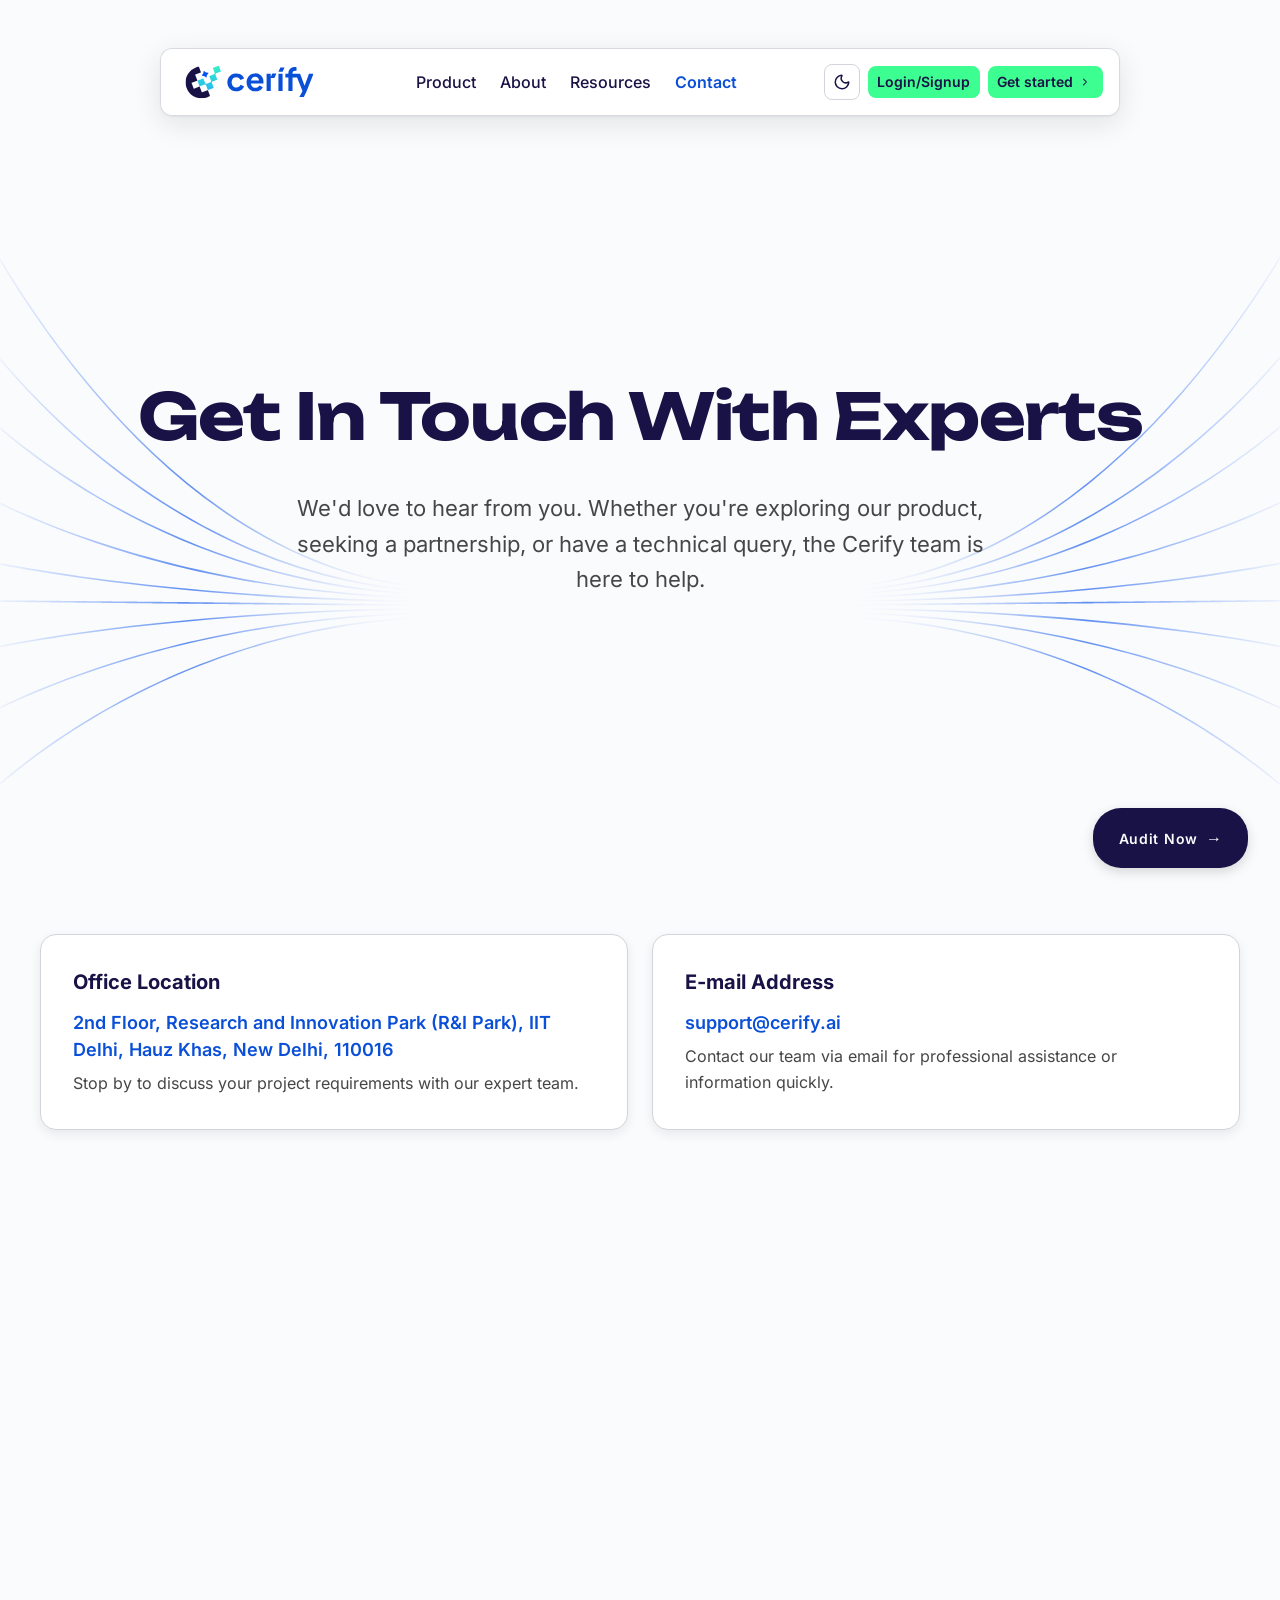
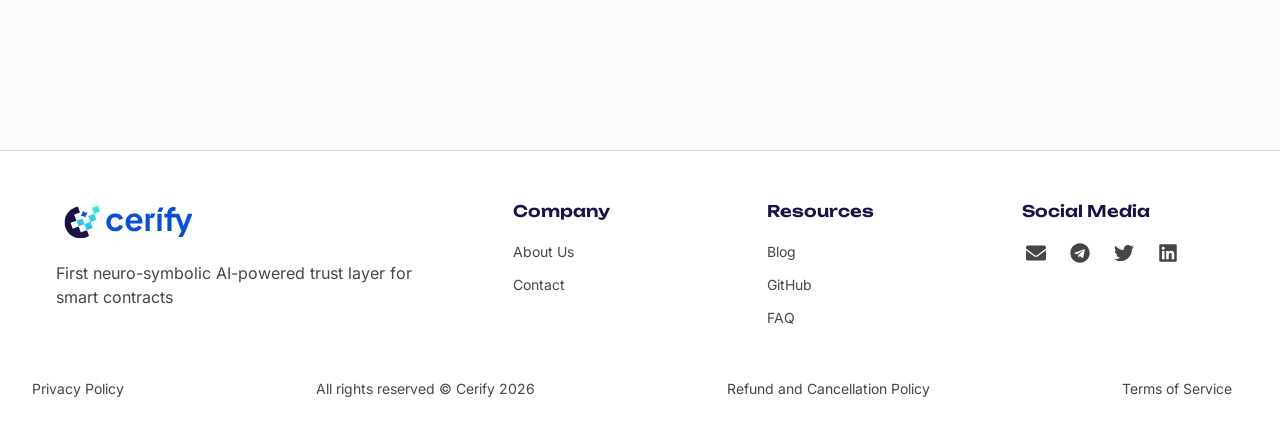
<file: contact.html>
<!DOCTYPE html><html lang="en"><head><meta charset="utf-8"><meta name="robots" content="noindex, nofollow"><meta http-equiv="Content-Security-Policy" content="default-src 'none'; script-src 'self' https://analytics.cerify.test:8443; style-src 'self'; img-src 'self'; font-src 'self'; frame-src https://www.google.com; connect-src https://analytics.cerify.test:8443; base-uri 'none'; form-action 'none'; object-src 'none'; upgrade-insecure-requests"><meta name="viewport" content="width=device-width, initial-scale=1"><title>Contact | Cerify</title><meta name="description" content="First neuro-symbolic AI-powered trust layer for smart contracts"><link rel="canonical" href="https://cerify.ai/contact"><meta property="og:type" content="website"><meta property="og:site_name" content="Cerify"><meta property="og:title" content="Contact | Cerify"><meta property="og:description" content="First neuro-symbolic AI-powered trust layer for smart contracts"><meta property="og:url" content="https://cerify.ai/contact"><meta name="twitter:card" content="summary_large_image"><link rel="icon" href="/favicon.ico" sizes="48x48"><link rel="apple-touch-icon" href="/apple-touch-icon.png"><script src="/theme-init.js"></script><script defer data-domain="cerify.test" src="https://analytics.cerify.test:8443/js/script.tagged-events.js"></script><link rel="stylesheet" href="/_astro/BaseLayout.CmeRSzD8.css"><link rel="stylesheet" href="/_astro/contact.U3xFqa_m.css"><link rel="stylesheet" href="/_astro/HeroSection.r4js7sV0.css"><link rel="stylesheet" href="/_astro/Button.C2ZNZ4rY.css"></head><body><div class="_siteLayout_afzkf_4"><div class="_pageContainer_afzkf_10"><div class="_navbarSpacer_1wv8j_5" data-navbar-spacer></div><nav class="_navbar_1wv8j_5" data-navbar><div class="_navContent_1wv8j_60"><a href="/" class="_logoLink_1wv8j_149"><svg width="153" height="46" viewBox="0 0 153 46" fill="none" xmlns="http://www.w3.org/2000/svg" class="_companyLogo_p34yz_4 _logo_1wv8j_149" role="img" aria-label="Cerify"><title>Cerify</title><mask id="navbar-logo-mask" maskUnits="userSpaceOnUse" x="8" y="6" width="129" height="34"><path d="M136.5 6.64418H8.5V39.356H136.5V6.64418Z" fill="white"></path></mask><g mask="url(#navbar-logo-mask)"><path d="M54.7035 31.1748C53.3612 30.4086 52.2492 29.2952 51.4838 27.9514C50.7168 26.5403 50.3149 24.9595 50.3149 23.3531C50.3149 21.7466 50.7168 20.1658 51.4838 18.7548C52.2504 17.4185 53.3627 16.3138 54.7035 15.5571C55.9212 14.8913 57.2687 14.4982 58.6529 14.4053C60.0373 14.3123 61.4252 14.5217 62.7206 15.0187C63.7421 15.4189 64.6687 16.0283 65.4413 16.8078C66.1339 17.5052 66.6754 18.338 67.0318 19.2544C67.0547 19.3153 67.0533 19.3826 67.0282 19.4425C67.0031 19.5024 66.956 19.5505 66.8966 19.5767L63.4805 21.0531C63.1606 20.2135 62.6007 19.487 61.8706 18.9643C61.12 18.4287 60.2165 18.1506 59.2949 18.1713C58.4416 18.1566 57.6021 18.3883 56.8768 18.8386C56.1655 19.2858 55.5907 19.9204 55.2155 20.6727C54.8191 21.5117 54.6136 22.4282 54.6136 23.3562C54.6136 24.2844 54.8191 25.2009 55.2155 26.0398C55.5873 26.7996 56.1625 27.4412 56.8768 27.8933C57.6031 28.3411 58.4421 28.5716 59.2949 28.5573C60.2141 28.5789 61.1163 28.3068 61.8706 27.7805C62.6143 27.2511 63.1765 26.5047 63.4805 25.6434L66.903 27.1938C66.9618 27.2207 67.0082 27.269 67.0327 27.3288C67.0573 27.3887 67.0581 27.4557 67.0351 27.5162C66.6851 28.4119 66.1534 29.2252 65.4735 29.9047C64.6992 30.6861 63.7733 31.3005 62.7528 31.7099C61.4541 32.2178 60.0595 32.4329 58.6682 32.3398C57.2769 32.2468 55.9233 31.8479 54.7035 31.1716V31.1748Z" fill="var(--logo-type)"></path><path d="M73.7574 31.1619C72.4479 30.3767 71.377 29.2488 70.6601 27.8997C69.9131 26.497 69.5321 24.928 69.5525 23.3386C69.5219 21.7319 69.908 20.1448 70.6729 18.7322C71.396 17.4182 72.455 16.3202 73.7413 15.5506C75.0552 14.7647 76.5608 14.3586 78.0912 14.3773C79.6872 14.3269 81.2651 14.728 82.6438 15.5345C83.8565 16.2701 84.8417 17.3279 85.4901 18.5904C86.1532 19.8933 86.4902 21.338 86.4721 22.8002C86.4723 23.1124 86.4563 23.4245 86.4238 23.735C86.3984 24.0107 86.34 24.2824 86.2499 24.5441H73.8508C73.9299 25.503 74.3061 26.4132 74.9269 27.1477C75.5477 27.8821 76.3821 28.4041 77.3136 28.641C78.245 28.8777 79.2271 28.8174 80.1227 28.4683C81.0181 28.1194 81.7826 27.4991 82.309 26.6941C82.3406 26.6405 82.3916 26.6009 82.4515 26.5836C82.5113 26.5662 82.5754 26.5723 82.631 26.6007L85.7863 28.1512C85.211 29.4302 84.2403 30.4903 83.0173 31.1748C81.6226 31.9885 80.0302 32.4002 78.4163 32.3642C76.7823 32.4017 75.1698 31.9855 73.7574 31.1619ZM75.4188 18.7322C74.6353 19.4144 74.1148 20.3494 73.9473 21.3754H82.0449C81.9921 20.3895 81.5551 19.4636 80.8279 18.7967C80.0789 18.1221 79.0981 17.764 78.0912 17.7973C77.117 17.7767 76.1681 18.1087 75.4188 18.7322Z" fill="var(--logo-type)"></path><path d="M99.2319 14.9285L97.4768 18.8643C97.4581 18.9056 97.4279 18.9406 97.3895 18.9652C97.3512 18.9898 97.3072 19.0029 97.2615 19.0029H94.0034C93.9373 19.0038 93.8737 19.0307 93.8272 19.0778C93.7815 19.1248 93.7554 19.1883 93.7554 19.2544V31.9903H89.605V14.7609H93.4945C93.5613 14.7609 93.6249 14.7874 93.6722 14.8346C93.7187 14.8817 93.7456 14.9456 93.7456 15.0123V17.9392L95.1818 14.7158C95.1998 14.6736 95.23 14.6377 95.2683 14.6125C95.3066 14.5873 95.3515 14.5739 95.3971 14.5739H99.0133C99.0549 14.573 99.0965 14.583 99.1332 14.6031C99.1707 14.6232 99.2017 14.6527 99.2237 14.6885C99.2458 14.7243 99.258 14.7653 99.2596 14.8074C99.2613 14.8495 99.2515 14.8912 99.2319 14.9285Z" fill="var(--logo-type)"></path><path d="M103.569 8.3945H107.171C107.213 8.39476 107.253 8.40523 107.29 8.425C107.326 8.44476 107.356 8.47318 107.379 8.5077C107.401 8.54223 107.414 8.58177 107.418 8.62278C107.421 8.66379 107.414 8.70497 107.397 8.74263L105.639 12.672C105.619 12.7153 105.588 12.752 105.548 12.7777C105.508 12.8034 105.461 12.8171 105.414 12.8171H101.431L103.343 8.52988C103.364 8.48844 103.397 8.45376 103.437 8.42983C103.477 8.40589 103.523 8.39365 103.569 8.3945Z" fill="var(--logo-type)"></path><path d="M101.682 14.7577H105.575V31.9839H101.431V15.0091C101.431 14.9424 101.458 14.8785 101.505 14.8313C101.551 14.7842 101.616 14.7577 101.682 14.7577Z" fill="var(--logo-type)"></path><path d="M136.504 14.7544L130.486 30.0014C130.486 30.0014 129.073 33.4667 128.438 34.8367C127.947 35.9195 127.4 36.9761 126.8 38.0021H122.337V37.9151C122.833 37.1028 123.377 36.1711 123.947 35.1042C124.517 34.0373 125.032 32.996 125.476 31.9968L120.203 18.6355C120.184 18.5899 120.152 18.5508 120.111 18.5234C120.071 18.4958 120.023 18.4809 119.973 18.4808H115.534V31.9807H111.39V18.7129C111.389 18.6473 111.363 18.5846 111.316 18.5383C111.27 18.4919 111.208 18.4655 111.142 18.4647H108.357V15.0026C108.357 14.9368 108.383 14.8736 108.429 14.8271C108.476 14.7806 108.539 14.7544 108.605 14.7544H111.39V14.1903C111.39 12.2208 111.983 10.7057 113.161 9.6291C114.339 8.55247 115.927 8.01737 117.904 8.01737C118.379 8.01389 118.855 8.05381 119.323 8.13663C119.381 8.14797 119.432 8.17905 119.468 8.22443C119.505 8.26981 119.524 8.32659 119.523 8.38484V11.7502C119.168 11.6917 118.808 11.6615 118.448 11.6599C117.687 11.6171 116.935 11.8329 116.313 12.2723C115.788 12.6882 115.53 13.3232 115.53 14.2064V14.7705H122.955C123.005 14.7728 123.053 14.79 123.094 14.8199C123.134 14.8498 123.164 14.8909 123.18 14.9382L127.579 26.6426L131.996 14.7544H136.504Z" fill="var(--logo-type)"></path><path d="M32.9704 36.6773C32.9932 36.7315 32.9959 36.792 32.9782 36.8482C32.9605 36.9043 32.9235 36.9522 32.8738 36.9835C32.6226 37.1415 32.3618 37.3059 32.0978 37.4251C32.0257 37.4685 31.9504 37.5062 31.8725 37.538C31.6045 37.6898 31.3283 37.8265 31.045 37.9473C31.0388 37.9499 31.0319 37.9499 31.0257 37.9473C30.8067 38.0505 30.5781 38.1408 30.3592 38.2246C30.0629 38.3342 29.7635 38.4469 29.4641 38.5469C29.023 38.6888 28.5658 38.8145 28.1182 38.9176L27.4421 39.0627C23.7274 39.778 19.8796 39.1352 16.5981 37.2511C16.1699 37.0093 15.7513 36.7449 15.336 36.4581C15.1589 36.3324 14.9786 36.2067 14.7983 36.0712C14.618 35.9359 14.4473 35.7973 14.2767 35.6587C13.9225 35.3653 13.578 35.0623 13.2496 34.7335C13.0629 34.5498 12.8858 34.3629 12.7087 34.1758C12.5316 33.9889 12.3513 33.7826 12.1935 33.5828C12.0358 33.3829 11.8716 33.1734 11.7041 32.9639C11.5367 32.7544 11.4015 32.5448 11.2502 32.3191C11.0988 32.0935 10.9282 31.8227 10.7608 31.5617C9.68459 29.728 8.96977 27.7047 8.65508 25.6014L8.63576 25.4725C8.61 25.2952 8.59712 25.118 8.57136 24.9374C8.25313 21.4259 9.09177 17.9066 10.9592 14.917C12.8266 11.9275 15.6202 9.6322 18.9131 8.38166C19.1175 8.29809 19.326 8.22493 19.5377 8.16246C19.564 8.14563 19.5937 8.13463 19.6246 8.13023C19.9821 8.0174 20.3395 7.91748 20.6904 7.82722C21.0413 7.73697 21.3053 7.69184 21.6209 7.63704C21.6795 7.62645 21.7399 7.63678 21.7917 7.66623C21.8435 7.69568 21.8833 7.74239 21.9042 7.79821L23.9455 13.1395C23.9573 13.1704 23.9628 13.2033 23.9618 13.2363C23.9606 13.2693 23.9529 13.3018 23.9392 13.3319C23.9254 13.3619 23.9057 13.3889 23.8814 13.4112C23.857 13.4335 23.8285 13.4507 23.7974 13.4618L18.369 15.5732C18.3067 15.5964 18.2562 15.6434 18.2284 15.7037C18.2007 15.7642 18.198 15.8331 18.2209 15.8956L20.3137 21.3303C20.3382 21.3911 20.3377 21.4591 20.3124 21.5194C20.287 21.5798 20.2389 21.6277 20.1785 21.6527L14.7307 23.7512C14.6996 23.7623 14.671 23.7795 14.6467 23.8019C14.6224 23.8242 14.6027 23.8511 14.5889 23.8812C14.5751 23.9112 14.5675 23.9437 14.5664 23.9767C14.5653 24.0098 14.5708 24.0426 14.5826 24.0735L16.6754 29.5116C16.6992 29.5732 16.7464 29.6231 16.8066 29.6503C16.8669 29.6774 16.9354 29.6797 16.9974 29.6565L22.4258 27.571C22.4557 27.5579 22.488 27.5511 22.5207 27.5509C22.5533 27.5506 22.5856 27.5571 22.6157 27.5698C22.6458 27.5824 22.673 27.601 22.6957 27.6245C22.7184 27.648 22.7361 27.6758 22.7478 27.7064L24.8342 33.154C24.8458 33.1846 24.8635 33.2124 24.8862 33.2359C24.9089 33.2593 24.9361 33.278 24.9662 33.2907C24.9963 33.3033 25.0287 33.3097 25.0613 33.3095C25.0939 33.3093 25.1262 33.3024 25.1561 33.2894L30.5975 31.2135C30.6281 31.2016 30.6607 31.196 30.6936 31.1969C30.7265 31.1977 30.7588 31.2051 30.7888 31.2186C30.8187 31.2321 30.8457 31.2514 30.8681 31.2755C30.8906 31.2995 30.908 31.3277 30.9194 31.3585L32.9704 36.6773Z" fill="var(--logo-mark)"></path><path d="M43.9206 12.2466C43.9325 12.2772 43.9381 12.31 43.9372 12.3428C43.9364 12.3757 43.929 12.4081 43.9155 12.4381C43.902 12.4681 43.8827 12.4951 43.8588 12.5175C43.8347 12.54 43.8065 12.5575 43.7757 12.5689L39.1876 14.3354C38.9028 14.444 38.672 14.6603 38.5449 14.9376C38.4179 15.215 38.4047 15.5312 38.5082 15.8182V15.8408L40.2727 20.4245C40.2958 20.4865 40.2935 20.5551 40.2663 20.6155C40.2392 20.6758 40.1894 20.723 40.1278 20.7469L35.5461 22.5069C35.2644 22.6229 35.0393 22.8448 34.919 23.1249C34.7986 23.405 34.7926 23.7213 34.9022 24.0058L36.6602 28.596C36.6822 28.6585 36.679 28.7271 36.6514 28.7873C36.6237 28.8475 36.5737 28.8945 36.5121 28.9184L31.0804 31.0136C31.0184 31.0359 30.9502 31.0332 30.8902 31.0061C30.8301 30.9791 30.7829 30.9297 30.7584 30.8686L29.0036 26.2816C28.8919 26.0007 28.676 25.7741 28.4011 25.6492C28.1263 25.5242 27.8138 25.5105 27.529 25.611H27.5033L22.9119 27.3711C22.8818 27.3836 22.8494 27.3899 22.8168 27.3897C22.7841 27.3894 22.7518 27.3827 22.7217 27.3698C22.6917 27.3569 22.6647 27.3381 22.642 27.3145C22.6194 27.2909 22.6017 27.263 22.5899 27.2325L20.5036 21.788C20.4805 21.726 20.4828 21.6574 20.51 21.5971C20.537 21.5367 20.5869 21.4895 20.6485 21.4657L26.0673 19.3801C26.1289 19.3577 26.1967 19.3599 26.2567 19.3863C26.3167 19.4127 26.3642 19.4613 26.3892 19.5219L28.1504 24.1089C28.2596 24.3935 28.4757 24.624 28.7525 24.7512C29.0293 24.8783 29.3448 24.8919 29.6315 24.7891H29.6572L33.3793 23.3514C33.6641 23.2428 33.8949 23.0265 34.0219 22.7492C34.149 22.4719 34.1621 22.1556 34.0586 21.8687V21.8461L32.2942 17.2591C32.2711 17.1971 32.2734 17.1285 32.3005 17.0681C32.3276 17.0078 32.3774 16.9606 32.4391 16.9367L37.0143 15.1734H37.0369C37.3178 15.0574 37.5423 14.8361 37.6626 14.5567C37.7829 14.2773 37.7894 13.9619 37.6808 13.6778L35.926 9.08757C35.9137 9.05694 35.9077 9.02414 35.9084 8.99113C35.909 8.95812 35.9163 8.92558 35.9298 8.89547C35.9434 8.86536 35.9629 8.83831 35.9871 8.81593C36.0113 8.79354 36.0399 8.7763 36.0709 8.76522L41.522 6.66029C41.5528 6.64849 41.5856 6.64297 41.6186 6.64406C41.6516 6.64515 41.6841 6.65283 41.714 6.66664C41.744 6.68045 41.7709 6.70012 41.7933 6.72449C41.8156 6.74887 41.8328 6.77745 41.8439 6.80857L43.9206 12.2466Z" fill="url(#navbar-logo-gradient)"></path><path d="M29.686 13.5102L31.2379 13.7713C31.2807 13.7787 31.3208 13.7972 31.3544 13.8248C31.388 13.8524 31.4137 13.8882 31.4293 13.9289C31.4449 13.9694 31.4497 14.0134 31.4432 14.0564C31.4367 14.0994 31.4193 14.14 31.3924 14.1742L30.4265 15.4055C30.1133 15.803 29.9051 16.2731 29.8212 16.7723L29.5572 18.3261C29.5503 18.3688 29.5324 18.4091 29.5052 18.4428C29.4779 18.4764 29.4423 18.5025 29.4019 18.5181C29.3615 18.5338 29.3177 18.5385 29.275 18.532C29.2322 18.5254 29.1918 18.5078 29.158 18.4808L27.9248 17.5137C27.5288 17.1979 27.059 16.9882 26.5596 16.9045L25.011 16.6434C24.9623 16.6422 24.915 16.6267 24.875 16.5987C24.835 16.5707 24.8042 16.5316 24.7863 16.4863C24.7684 16.4408 24.7643 16.3912 24.7745 16.3434C24.7847 16.2957 24.8087 16.252 24.8435 16.2179L25.8095 14.9833C26.1239 14.5936 26.3364 14.1316 26.4277 13.6391L26.6885 12.0854C26.6963 12.0428 26.7151 12.003 26.7429 11.9698C26.7706 11.9366 26.8065 11.9112 26.8469 11.8959C26.8875 11.8807 26.9312 11.8762 26.9739 11.8828C27.0167 11.8895 27.0569 11.9071 27.0909 11.9339L28.3241 12.9009C28.7189 13.2166 29.1877 13.4263 29.686 13.5102Z" fill="var(--logo-spark)"></path></g><defs><linearGradient id="navbar-logo-gradient" x1="32.2125" y1="6.64392" x2="32.2125" y2="31.0285" gradientUnits="userSpaceOnUse"><stop stop-color="var(--logo-gradient-start)"></stop><stop offset="1" stop-color="var(--logo-gradient-end)"></stop></linearGradient></defs></svg></a><div class="_navLinks_1wv8j_162"><a href="/product">Product</a><a href="/about">About</a><a href="/faq">Resources</a><a href="/contact" aria-current="page">Contact</a></div><div class="_navActions_1wv8j_194"><button type="button" class="_themeToggle_168vv_4" aria-label="Toggle theme" data-theme-toggle><svg xmlns="http://www.w3.org/2000/svg" width="24" height="24" viewBox="0 0 24 24" fill="none" stroke="currentColor" stroke-width="2" stroke-linecap="round" stroke-linejoin="round" class="_icon_168vv_22 _moonIcon_168vv_28" aria-hidden="true"><path d="M20.985 12.486a9 9 0 1 1-9.473-9.472c.405-.022.617.46.402.803a6 6 0 0 0 8.268 8.268c.344-.215.825-.004.803.401"></path></svg><svg xmlns="http://www.w3.org/2000/svg" width="24" height="24" viewBox="0 0 24 24" fill="none" stroke="currentColor" stroke-width="2" stroke-linecap="round" stroke-linejoin="round" class="_icon_168vv_22 _sunIcon_168vv_32" aria-hidden="true"><circle cx="12" cy="12" r="4"></circle><path d="M12 2v2"></path><path d="M12 20v2"></path><path d="m4.93 4.93 1.41 1.41"></path><path d="m17.66 17.66 1.41 1.41"></path><path d="M2 12h2"></path><path d="M20 12h2"></path><path d="m6.34 17.66-1.41 1.41"></path><path d="m19.07 4.93-1.41 1.41"></path></svg></button><script type="module" src="/_astro/ThemeToggle.astro_astro_type_script_index_0_lang.COxu3r65.js"></script><div class="_navActionsCtas_1wv8j_331"><a href="https://sons-portrait-trace-rock.trycloudflare.com/login" class="_ctaButton_1wv8j_202 plausible-event-name=Login+Click"><span>Login/Signup</span></a><a href="/contact" class="_ctaButton_1wv8j_202"><span>Get started</span><img src="/_astro/icon-chevron-right.DM6zCgtI_CVRw2.svg" alt loading="lazy" decoding="async" width="16" height="16" class="_ctaButtonIcon_1wv8j_236"></a></div><button type="button" class="_mobileMenuButton_1wv8j_245" aria-label="Toggle menu" aria-expanded="false" aria-controls="mobile-menu" data-menu-button><span></span><span></span><span></span></button></div></div><div id="mobile-menu" class="_mobileMenu_1wv8j_245" data-menu hidden><a href="/product">Product</a><a href="/about">About</a><a href="/faq">Resources</a><a href="/contact">Contact</a><a href="/contact" class="_ctaButton_1wv8j_202 _mobileMenuCtaBlock_1wv8j_318">Get started</a><a href="https://sons-portrait-trace-rock.trycloudflare.com/login" class="_ctaButton_1wv8j_202 _mobileMenuCtaBlock_1wv8j_318">Login/Signup</a></div></nav><script type="module" src="/_astro/Navbar.astro_astro_type_script_index_0_lang.Csn_3lJw.js"></script><main><div class="_page_tapsj_4" data-page="contact"><div class="_main_tapsj_11"><section class="_heroSection_onxwt_4"><div class="_heroBackground_onxwt_15 _wingsBackground_onxwt_29" aria-hidden="true"></div><div class="_heroContent_onxwt_38"><h1 class="_title_onxwt_78">Get In Touch With Experts</h1><p class="_description_onxwt_89">We&#39;d love to hear from you. Whether you&#39;re exploring our product, seeking a partnership, or have a technical query, the Cerify team is here to help.</p></div></section><section class="_section_tapsj_15"><div class="_container_tapsj_20"><div class="_cards_tapsj_25"><div class="_card_tapsj_25"><h3 class="_cardTitle_tapsj_55">Office Location</h3><p class="_cardValue_tapsj_63">2nd Floor, Research and Innovation Park (R&amp;I Park), IIT Delhi, Hauz Khas, New Delhi, 110016</p><p class="_cardText_tapsj_71">Stop by to discuss your project requirements with our expert team.</p></div><div class="_card_tapsj_25"><h3 class="_cardTitle_tapsj_55">E-mail Address</h3><p class="_cardValue_tapsj_63">support@cerify.ai</p><p class="_cardText_tapsj_71">Contact our team via email for professional assistance or information quickly.</p></div></div></div></section></div><div class="_mapSlot_tapsj_80"><div class="_mapContainer_tapsj_85"><iframe src="https://www.google.com/maps/embed?pb=!1m18!1m12!1m3!1d3504.884576816282!2d77.18867674098509!3d28.54318885395368!2m3!1f0!2f0!3f0!3m2!1i1024!2i768!4f13.1!3m3!1m2!1s0x390d1d9a6426d987%3A0x48afdc51e54c8134!2sResearch%20and%20Innovation%20Park%20-%20IIT%20DELHI!5e0!3m2!1sen!2sin!4v1769426541030!5m2!1sen!2sin" title="Office Location Map" class="_map_tapsj_80" loading="lazy" allowfullscreen referrerpolicy="no-referrer-when-downgrade" sandbox="allow-scripts allow-same-origin allow-popups allow-popups-to-escape-sandbox"></iframe></div></div></div></main></div><footer class="_footer_1x4z1_4"><div class="_footerMain_1x4z1_15"><div class="_footerGrid_1x4z1_21"><div class="_footerBrand_1x4z1_28"><a href="/" class="_footerLogo_1x4z1_34"><svg width="153" height="46" viewBox="0 0 153 46" fill="none" xmlns="http://www.w3.org/2000/svg" class="_companyLogo_p34yz_4" role="img" aria-label="cerify-logo"><title>cerify-logo</title><mask id="footer-logo-mask" maskUnits="userSpaceOnUse" x="8" y="6" width="129" height="34"><path d="M136.5 6.64418H8.5V39.356H136.5V6.64418Z" fill="white"></path></mask><g mask="url(#footer-logo-mask)"><path d="M54.7035 31.1748C53.3612 30.4086 52.2492 29.2952 51.4838 27.9514C50.7168 26.5403 50.3149 24.9595 50.3149 23.3531C50.3149 21.7466 50.7168 20.1658 51.4838 18.7548C52.2504 17.4185 53.3627 16.3138 54.7035 15.5571C55.9212 14.8913 57.2687 14.4982 58.6529 14.4053C60.0373 14.3123 61.4252 14.5217 62.7206 15.0187C63.7421 15.4189 64.6687 16.0283 65.4413 16.8078C66.1339 17.5052 66.6754 18.338 67.0318 19.2544C67.0547 19.3153 67.0533 19.3826 67.0282 19.4425C67.0031 19.5024 66.956 19.5505 66.8966 19.5767L63.4805 21.0531C63.1606 20.2135 62.6007 19.487 61.8706 18.9643C61.12 18.4287 60.2165 18.1506 59.2949 18.1713C58.4416 18.1566 57.6021 18.3883 56.8768 18.8386C56.1655 19.2858 55.5907 19.9204 55.2155 20.6727C54.8191 21.5117 54.6136 22.4282 54.6136 23.3562C54.6136 24.2844 54.8191 25.2009 55.2155 26.0398C55.5873 26.7996 56.1625 27.4412 56.8768 27.8933C57.6031 28.3411 58.4421 28.5716 59.2949 28.5573C60.2141 28.5789 61.1163 28.3068 61.8706 27.7805C62.6143 27.2511 63.1765 26.5047 63.4805 25.6434L66.903 27.1938C66.9618 27.2207 67.0082 27.269 67.0327 27.3288C67.0573 27.3887 67.0581 27.4557 67.0351 27.5162C66.6851 28.4119 66.1534 29.2252 65.4735 29.9047C64.6992 30.6861 63.7733 31.3005 62.7528 31.7099C61.4541 32.2178 60.0595 32.4329 58.6682 32.3398C57.2769 32.2468 55.9233 31.8479 54.7035 31.1716V31.1748Z" fill="var(--logo-type)"></path><path d="M73.7574 31.1619C72.4479 30.3767 71.377 29.2488 70.6601 27.8997C69.9131 26.497 69.5321 24.928 69.5525 23.3386C69.5219 21.7319 69.908 20.1448 70.6729 18.7322C71.396 17.4182 72.455 16.3202 73.7413 15.5506C75.0552 14.7647 76.5608 14.3586 78.0912 14.3773C79.6872 14.3269 81.2651 14.728 82.6438 15.5345C83.8565 16.2701 84.8417 17.3279 85.4901 18.5904C86.1532 19.8933 86.4902 21.338 86.4721 22.8002C86.4723 23.1124 86.4563 23.4245 86.4238 23.735C86.3984 24.0107 86.34 24.2824 86.2499 24.5441H73.8508C73.9299 25.503 74.3061 26.4132 74.9269 27.1477C75.5477 27.8821 76.3821 28.4041 77.3136 28.641C78.245 28.8777 79.2271 28.8174 80.1227 28.4683C81.0181 28.1194 81.7826 27.4991 82.309 26.6941C82.3406 26.6405 82.3916 26.6009 82.4515 26.5836C82.5113 26.5662 82.5754 26.5723 82.631 26.6007L85.7863 28.1512C85.211 29.4302 84.2403 30.4903 83.0173 31.1748C81.6226 31.9885 80.0302 32.4002 78.4163 32.3642C76.7823 32.4017 75.1698 31.9855 73.7574 31.1619ZM75.4188 18.7322C74.6353 19.4144 74.1148 20.3494 73.9473 21.3754H82.0449C81.9921 20.3895 81.5551 19.4636 80.8279 18.7967C80.0789 18.1221 79.0981 17.764 78.0912 17.7973C77.117 17.7767 76.1681 18.1087 75.4188 18.7322Z" fill="var(--logo-type)"></path><path d="M99.2319 14.9285L97.4768 18.8643C97.4581 18.9056 97.4279 18.9406 97.3895 18.9652C97.3512 18.9898 97.3072 19.0029 97.2615 19.0029H94.0034C93.9373 19.0038 93.8737 19.0307 93.8272 19.0778C93.7815 19.1248 93.7554 19.1883 93.7554 19.2544V31.9903H89.605V14.7609H93.4945C93.5613 14.7609 93.6249 14.7874 93.6722 14.8346C93.7187 14.8817 93.7456 14.9456 93.7456 15.0123V17.9392L95.1818 14.7158C95.1998 14.6736 95.23 14.6377 95.2683 14.6125C95.3066 14.5873 95.3515 14.5739 95.3971 14.5739H99.0133C99.0549 14.573 99.0965 14.583 99.1332 14.6031C99.1707 14.6232 99.2017 14.6527 99.2237 14.6885C99.2458 14.7243 99.258 14.7653 99.2596 14.8074C99.2613 14.8495 99.2515 14.8912 99.2319 14.9285Z" fill="var(--logo-type)"></path><path d="M103.569 8.3945H107.171C107.213 8.39476 107.253 8.40523 107.29 8.425C107.326 8.44476 107.356 8.47318 107.379 8.5077C107.401 8.54223 107.414 8.58177 107.418 8.62278C107.421 8.66379 107.414 8.70497 107.397 8.74263L105.639 12.672C105.619 12.7153 105.588 12.752 105.548 12.7777C105.508 12.8034 105.461 12.8171 105.414 12.8171H101.431L103.343 8.52988C103.364 8.48844 103.397 8.45376 103.437 8.42983C103.477 8.40589 103.523 8.39365 103.569 8.3945Z" fill="var(--logo-type)"></path><path d="M101.682 14.7577H105.575V31.9839H101.431V15.0091C101.431 14.9424 101.458 14.8785 101.505 14.8313C101.551 14.7842 101.616 14.7577 101.682 14.7577Z" fill="var(--logo-type)"></path><path d="M136.504 14.7544L130.486 30.0014C130.486 30.0014 129.073 33.4667 128.438 34.8367C127.947 35.9195 127.4 36.9761 126.8 38.0021H122.337V37.9151C122.833 37.1028 123.377 36.1711 123.947 35.1042C124.517 34.0373 125.032 32.996 125.476 31.9968L120.203 18.6355C120.184 18.5899 120.152 18.5508 120.111 18.5234C120.071 18.4958 120.023 18.4809 119.973 18.4808H115.534V31.9807H111.39V18.7129C111.389 18.6473 111.363 18.5846 111.316 18.5383C111.27 18.4919 111.208 18.4655 111.142 18.4647H108.357V15.0026C108.357 14.9368 108.383 14.8736 108.429 14.8271C108.476 14.7806 108.539 14.7544 108.605 14.7544H111.39V14.1903C111.39 12.2208 111.983 10.7057 113.161 9.6291C114.339 8.55247 115.927 8.01737 117.904 8.01737C118.379 8.01389 118.855 8.05381 119.323 8.13663C119.381 8.14797 119.432 8.17905 119.468 8.22443C119.505 8.26981 119.524 8.32659 119.523 8.38484V11.7502C119.168 11.6917 118.808 11.6615 118.448 11.6599C117.687 11.6171 116.935 11.8329 116.313 12.2723C115.788 12.6882 115.53 13.3232 115.53 14.2064V14.7705H122.955C123.005 14.7728 123.053 14.79 123.094 14.8199C123.134 14.8498 123.164 14.8909 123.18 14.9382L127.579 26.6426L131.996 14.7544H136.504Z" fill="var(--logo-type)"></path><path d="M32.9704 36.6773C32.9932 36.7315 32.9959 36.792 32.9782 36.8482C32.9605 36.9043 32.9235 36.9522 32.8738 36.9835C32.6226 37.1415 32.3618 37.3059 32.0978 37.4251C32.0257 37.4685 31.9504 37.5062 31.8725 37.538C31.6045 37.6898 31.3283 37.8265 31.045 37.9473C31.0388 37.9499 31.0319 37.9499 31.0257 37.9473C30.8067 38.0505 30.5781 38.1408 30.3592 38.2246C30.0629 38.3342 29.7635 38.4469 29.4641 38.5469C29.023 38.6888 28.5658 38.8145 28.1182 38.9176L27.4421 39.0627C23.7274 39.778 19.8796 39.1352 16.5981 37.2511C16.1699 37.0093 15.7513 36.7449 15.336 36.4581C15.1589 36.3324 14.9786 36.2067 14.7983 36.0712C14.618 35.9359 14.4473 35.7973 14.2767 35.6587C13.9225 35.3653 13.578 35.0623 13.2496 34.7335C13.0629 34.5498 12.8858 34.3629 12.7087 34.1758C12.5316 33.9889 12.3513 33.7826 12.1935 33.5828C12.0358 33.3829 11.8716 33.1734 11.7041 32.9639C11.5367 32.7544 11.4015 32.5448 11.2502 32.3191C11.0988 32.0935 10.9282 31.8227 10.7608 31.5617C9.68459 29.728 8.96977 27.7047 8.65508 25.6014L8.63576 25.4725C8.61 25.2952 8.59712 25.118 8.57136 24.9374C8.25313 21.4259 9.09177 17.9066 10.9592 14.917C12.8266 11.9275 15.6202 9.6322 18.9131 8.38166C19.1175 8.29809 19.326 8.22493 19.5377 8.16246C19.564 8.14563 19.5937 8.13463 19.6246 8.13023C19.9821 8.0174 20.3395 7.91748 20.6904 7.82722C21.0413 7.73697 21.3053 7.69184 21.6209 7.63704C21.6795 7.62645 21.7399 7.63678 21.7917 7.66623C21.8435 7.69568 21.8833 7.74239 21.9042 7.79821L23.9455 13.1395C23.9573 13.1704 23.9628 13.2033 23.9618 13.2363C23.9606 13.2693 23.9529 13.3018 23.9392 13.3319C23.9254 13.3619 23.9057 13.3889 23.8814 13.4112C23.857 13.4335 23.8285 13.4507 23.7974 13.4618L18.369 15.5732C18.3067 15.5964 18.2562 15.6434 18.2284 15.7037C18.2007 15.7642 18.198 15.8331 18.2209 15.8956L20.3137 21.3303C20.3382 21.3911 20.3377 21.4591 20.3124 21.5194C20.287 21.5798 20.2389 21.6277 20.1785 21.6527L14.7307 23.7512C14.6996 23.7623 14.671 23.7795 14.6467 23.8019C14.6224 23.8242 14.6027 23.8511 14.5889 23.8812C14.5751 23.9112 14.5675 23.9437 14.5664 23.9767C14.5653 24.0098 14.5708 24.0426 14.5826 24.0735L16.6754 29.5116C16.6992 29.5732 16.7464 29.6231 16.8066 29.6503C16.8669 29.6774 16.9354 29.6797 16.9974 29.6565L22.4258 27.571C22.4557 27.5579 22.488 27.5511 22.5207 27.5509C22.5533 27.5506 22.5856 27.5571 22.6157 27.5698C22.6458 27.5824 22.673 27.601 22.6957 27.6245C22.7184 27.648 22.7361 27.6758 22.7478 27.7064L24.8342 33.154C24.8458 33.1846 24.8635 33.2124 24.8862 33.2359C24.9089 33.2593 24.9361 33.278 24.9662 33.2907C24.9963 33.3033 25.0287 33.3097 25.0613 33.3095C25.0939 33.3093 25.1262 33.3024 25.1561 33.2894L30.5975 31.2135C30.6281 31.2016 30.6607 31.196 30.6936 31.1969C30.7265 31.1977 30.7588 31.2051 30.7888 31.2186C30.8187 31.2321 30.8457 31.2514 30.8681 31.2755C30.8906 31.2995 30.908 31.3277 30.9194 31.3585L32.9704 36.6773Z" fill="var(--logo-mark)"></path><path d="M43.9206 12.2466C43.9325 12.2772 43.9381 12.31 43.9372 12.3428C43.9364 12.3757 43.929 12.4081 43.9155 12.4381C43.902 12.4681 43.8827 12.4951 43.8588 12.5175C43.8347 12.54 43.8065 12.5575 43.7757 12.5689L39.1876 14.3354C38.9028 14.444 38.672 14.6603 38.5449 14.9376C38.4179 15.215 38.4047 15.5312 38.5082 15.8182V15.8408L40.2727 20.4245C40.2958 20.4865 40.2935 20.5551 40.2663 20.6155C40.2392 20.6758 40.1894 20.723 40.1278 20.7469L35.5461 22.5069C35.2644 22.6229 35.0393 22.8448 34.919 23.1249C34.7986 23.405 34.7926 23.7213 34.9022 24.0058L36.6602 28.596C36.6822 28.6585 36.679 28.7271 36.6514 28.7873C36.6237 28.8475 36.5737 28.8945 36.5121 28.9184L31.0804 31.0136C31.0184 31.0359 30.9502 31.0332 30.8902 31.0061C30.8301 30.9791 30.7829 30.9297 30.7584 30.8686L29.0036 26.2816C28.8919 26.0007 28.676 25.7741 28.4011 25.6492C28.1263 25.5242 27.8138 25.5105 27.529 25.611H27.5033L22.9119 27.3711C22.8818 27.3836 22.8494 27.3899 22.8168 27.3897C22.7841 27.3894 22.7518 27.3827 22.7217 27.3698C22.6917 27.3569 22.6647 27.3381 22.642 27.3145C22.6194 27.2909 22.6017 27.263 22.5899 27.2325L20.5036 21.788C20.4805 21.726 20.4828 21.6574 20.51 21.5971C20.537 21.5367 20.5869 21.4895 20.6485 21.4657L26.0673 19.3801C26.1289 19.3577 26.1967 19.3599 26.2567 19.3863C26.3167 19.4127 26.3642 19.4613 26.3892 19.5219L28.1504 24.1089C28.2596 24.3935 28.4757 24.624 28.7525 24.7512C29.0293 24.8783 29.3448 24.8919 29.6315 24.7891H29.6572L33.3793 23.3514C33.6641 23.2428 33.8949 23.0265 34.0219 22.7492C34.149 22.4719 34.1621 22.1556 34.0586 21.8687V21.8461L32.2942 17.2591C32.2711 17.1971 32.2734 17.1285 32.3005 17.0681C32.3276 17.0078 32.3774 16.9606 32.4391 16.9367L37.0143 15.1734H37.0369C37.3178 15.0574 37.5423 14.8361 37.6626 14.5567C37.7829 14.2773 37.7894 13.9619 37.6808 13.6778L35.926 9.08757C35.9137 9.05694 35.9077 9.02414 35.9084 8.99113C35.909 8.95812 35.9163 8.92558 35.9298 8.89547C35.9434 8.86536 35.9629 8.83831 35.9871 8.81593C36.0113 8.79354 36.0399 8.7763 36.0709 8.76522L41.522 6.66029C41.5528 6.64849 41.5856 6.64297 41.6186 6.64406C41.6516 6.64515 41.6841 6.65283 41.714 6.66664C41.744 6.68045 41.7709 6.70012 41.7933 6.72449C41.8156 6.74887 41.8328 6.77745 41.8439 6.80857L43.9206 12.2466Z" fill="url(#footer-logo-gradient)"></path><path d="M29.686 13.5102L31.2379 13.7713C31.2807 13.7787 31.3208 13.7972 31.3544 13.8248C31.388 13.8524 31.4137 13.8882 31.4293 13.9289C31.4449 13.9694 31.4497 14.0134 31.4432 14.0564C31.4367 14.0994 31.4193 14.14 31.3924 14.1742L30.4265 15.4055C30.1133 15.803 29.9051 16.2731 29.8212 16.7723L29.5572 18.3261C29.5503 18.3688 29.5324 18.4091 29.5052 18.4428C29.4779 18.4764 29.4423 18.5025 29.4019 18.5181C29.3615 18.5338 29.3177 18.5385 29.275 18.532C29.2322 18.5254 29.1918 18.5078 29.158 18.4808L27.9248 17.5137C27.5288 17.1979 27.059 16.9882 26.5596 16.9045L25.011 16.6434C24.9623 16.6422 24.915 16.6267 24.875 16.5987C24.835 16.5707 24.8042 16.5316 24.7863 16.4863C24.7684 16.4408 24.7643 16.3912 24.7745 16.3434C24.7847 16.2957 24.8087 16.252 24.8435 16.2179L25.8095 14.9833C26.1239 14.5936 26.3364 14.1316 26.4277 13.6391L26.6885 12.0854C26.6963 12.0428 26.7151 12.003 26.7429 11.9698C26.7706 11.9366 26.8065 11.9112 26.8469 11.8959C26.8875 11.8807 26.9312 11.8762 26.9739 11.8828C27.0167 11.8895 27.0569 11.9071 27.0909 11.9339L28.3241 12.9009C28.7189 13.2166 29.1877 13.4263 29.686 13.5102Z" fill="var(--logo-spark)"></path></g><defs><linearGradient id="footer-logo-gradient" x1="32.2125" y1="6.64392" x2="32.2125" y2="31.0285" gradientUnits="userSpaceOnUse"><stop stop-color="var(--logo-gradient-start)"></stop><stop offset="1" stop-color="var(--logo-gradient-end)"></stop></linearGradient></defs></svg></a><p class="_footerDescription_1x4z1_47">First neuro-symbolic AI-powered trust layer for smart contracts</p></div><div class="_footerLinks_1x4z1_55"><h3 class="_linksTitle_1x4z1_61">Company</h3><ul class="_linksList_1x4z1_68"><li><a href="/about" class="_footerLink_1x4z1_55">About Us</a></li><li><a href="/contact" class="_footerLink_1x4z1_55">Contact</a></li></ul></div><div class="_footerLinks_1x4z1_55"><h3 class="_linksTitle_1x4z1_61">Resources</h3><ul class="_linksList_1x4z1_68"><li><a href="/faq" class="_footerLink_1x4z1_55">Blog</a></li><li><!-- target and rel come last so a caller cannot weaken them. --><a href="https://github.com/Cerify-Systems" class="_footerLink_1x4z1_55" target="_blank" rel="noopener noreferrer">GitHub</a></li><li><a href="/faq" class="_footerLink_1x4z1_55">FAQ</a></li></ul></div><div class="_footerSocial_1x4z1_94"><h3 class="_linksTitle_1x4z1_61">Social Media</h3><div class="_socialIcons_1x4z1_100"><!-- target and rel come last so a caller cannot weaken them. --><a href="mailto:support@cerify.ai" class="_socialIconLink_1x4z1_106" aria-label="Email" target="_blank" rel="noopener noreferrer"><span class="_socialIcon_1x4z1_100"><svg xmlns="http://www.w3.org/2000/svg" width="20" height="20" viewBox="0 0 512 512" fill="currentColor" aria-hidden="true"><path d="M502.3 190.8c3.9-3.1 9.7-.2 9.7 4.7V400c0 26.5-21.5 48-48 48H48c-26.5 0-48-21.5-48-48V195.6c0-5 5.7-7.8 9.7-4.7 22.4 17.4 52.1 39.5 154.1 113.6 21.1 15.4 56.7 47.8 92.2 47.6 35.7.3 72-32.8 92.3-47.6 102-74.1 131.6-96.3 154-113.7zM256 320c23.2.4 56.6-29.2 73.4-41.4 132.7-96.3 142.8-104.7 173.4-128.7 5.8-4.5 9.2-11.5 9.2-18.9v-19c0-26.5-21.5-48-48-48H48C21.5 64 0 85.5 0 112v19c0 7.4 3.4 14.3 9.2 18.9 30.6 23.9 40.7 32.4 173.4 128.7 16.8 12.2 50.2 41.8 73.4 41.4z"></path></svg></span></a><!-- target and rel come last so a caller cannot weaken them. --><a href="https://t.me/cerifyai" class="_socialIconLink_1x4z1_106" aria-label="Telegram" target="_blank" rel="noopener noreferrer"><span class="_socialIcon_1x4z1_100"><svg xmlns="http://www.w3.org/2000/svg" width="20" height="20" viewBox="0 0 496 512" fill="currentColor" aria-hidden="true"><path d="M248 8C111 8 0 119 0 256s111 248 248 248 248-111 248-248S385 8 248 8zm121.8 169.9l-40.7 191.8c-3 13.6-11.1 16.9-22.4 10.5l-62-45.7-29.9 28.8c-3.3 3.3-6.1 6.1-12.5 6.1l4.4-63.1 114.9-103.8c5-4.4-1.1-6.9-7.7-2.5l-142 89.4-61.2-19.1c-13.3-4.2-13.6-13.3 2.8-19.7l239.1-92.2c11.1-4 20.8 2.7 17.2 19.5z"></path></svg></span></a><!-- target and rel come last so a caller cannot weaken them. --><a href="https://x.com/CerifyAI" class="_socialIconLink_1x4z1_106" aria-label="Twitter" target="_blank" rel="noopener noreferrer"><span class="_socialIcon_1x4z1_100"><svg xmlns="http://www.w3.org/2000/svg" width="20" height="20" viewBox="0 0 512 512" fill="currentColor" aria-hidden="true"><path d="M459.37 151.716c.325 4.548.325 9.097.325 13.645 0 138.72-105.583 298.558-298.558 298.558-59.452 0-114.68-17.219-161.137-47.106 8.447.974 16.568 1.299 25.34 1.299 49.055 0 94.213-16.568 130.274-44.832-46.132-.975-84.792-31.188-98.112-72.772 6.498.974 12.995 1.624 19.818 1.624 9.421 0 18.843-1.3 27.614-3.573-48.081-9.747-84.143-51.98-84.143-102.985v-1.299c13.969 7.797 30.214 12.67 47.431 13.319-28.264-18.843-46.781-51.005-46.781-87.391 0-19.492 5.197-37.36 14.294-52.954 51.655 63.675 129.3 105.258 216.365 109.807-1.624-7.797-2.599-15.918-2.599-24.04 0-57.828 46.782-104.934 104.934-104.934 30.213 0 57.502 12.67 76.67 33.137 23.715-4.548 46.456-13.32 66.599-25.34-7.798 24.366-24.366 44.833-46.132 57.827 21.117-2.273 41.584-8.122 60.426-16.243-14.292 20.791-32.161 39.308-52.628 54.253z"></path></svg></span></a><!-- target and rel come last so a caller cannot weaken them. --><a href="https://www.linkedin.com/company/cerifyai" class="_socialIconLink_1x4z1_106" aria-label="LinkedIn" target="_blank" rel="noopener noreferrer"><span class="_socialIcon_1x4z1_100"><svg xmlns="http://www.w3.org/2000/svg" width="20" height="20" viewBox="0 0 448 512" fill="currentColor" aria-hidden="true"><path d="M416 32H31.9C14.3 32 0 46.5 0 64.3v383.4C0 465.5 14.3 480 31.9 480H416c17.6 0 32-14.5 32-32.3V64.3c0-17.8-14.4-32.3-32-32.3zM135.4 416H69V202.2h66.5V416zm-33.2-243c-21.3 0-38.5-17.3-38.5-38.5S80.9 96 102.2 96c21.2 0 38.5 17.3 38.5 38.5 0 21.3-17.2 38.5-38.5 38.5zm282.1 243h-66.4V312c0-24.8-.5-56.7-34.5-56.7-34.6 0-39.9 27-39.9 54.9V416h-66.4V202.2h63.7v29.2h.9c8.9-16.8 30.6-34.5 62.9-34.5 67.2 0 79.7 44.3 79.7 101.9V416z"></path></svg></span></a></div></div></div></div><div class="_footerBottom_1x4z1_130"><div class="_footerBottomContent_1x4z1_134"><div class="_footerLinksBottom_1x4z1_142"><a href="/policy" class="_footerLinkBottom_1x4z1_150">Privacy Policy</a><span class="_footerLinkBottom_1x4z1_150">All rights reserved © Cerify 2026</span><a href="/refund-cancellation" class="_footerLinkBottom_1x4z1_150">Refund and Cancellation Policy</a><a href="/terms" class="_footerLinkBottom_1x4z1_150">Terms of Service</a></div></div></div></footer></div><a href="https://sons-portrait-trace-rock.trycloudflare.com/" class="_fab_l4a49_4 plausible-event-name=Audit+Now+Click"><span class="_fabText_l4a49_33">Audit Now</span><span class="_fabIcon_l4a49_38" aria-hidden="true">→</span></a></body></html>
</file>
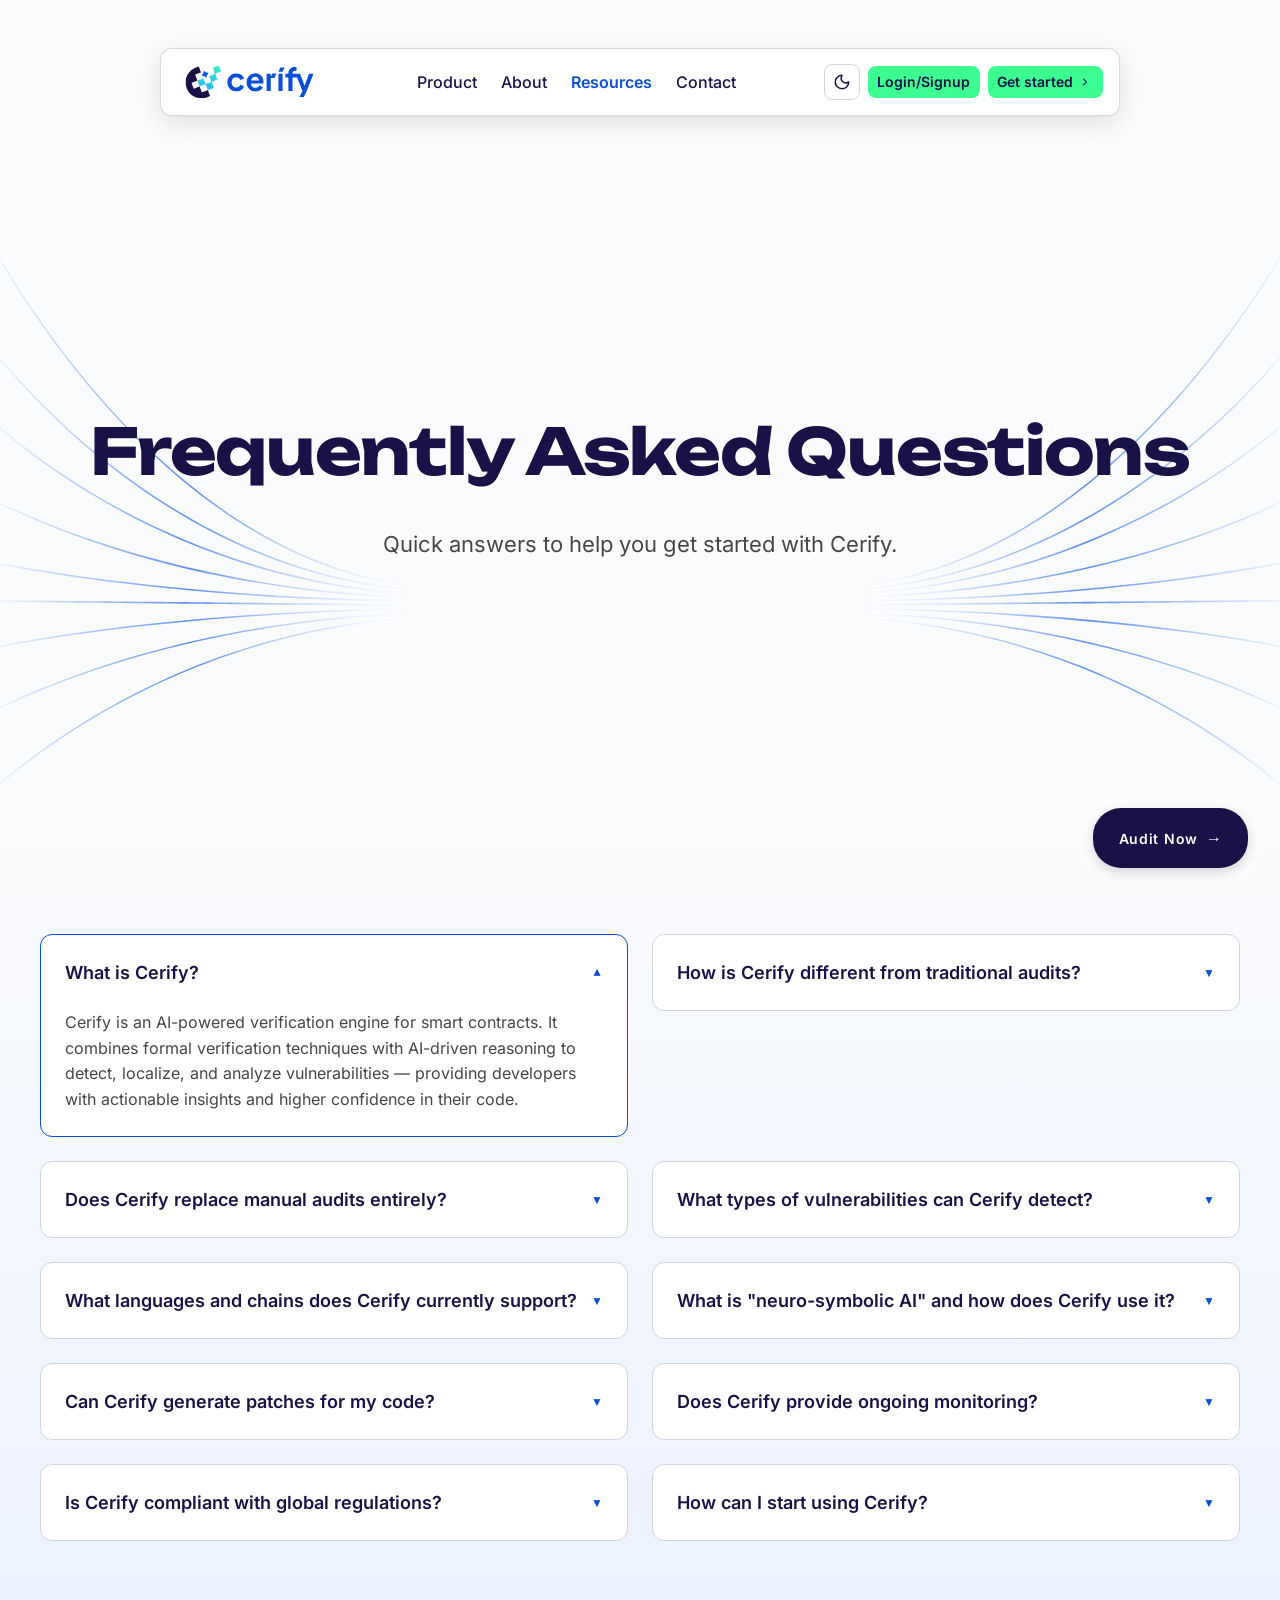
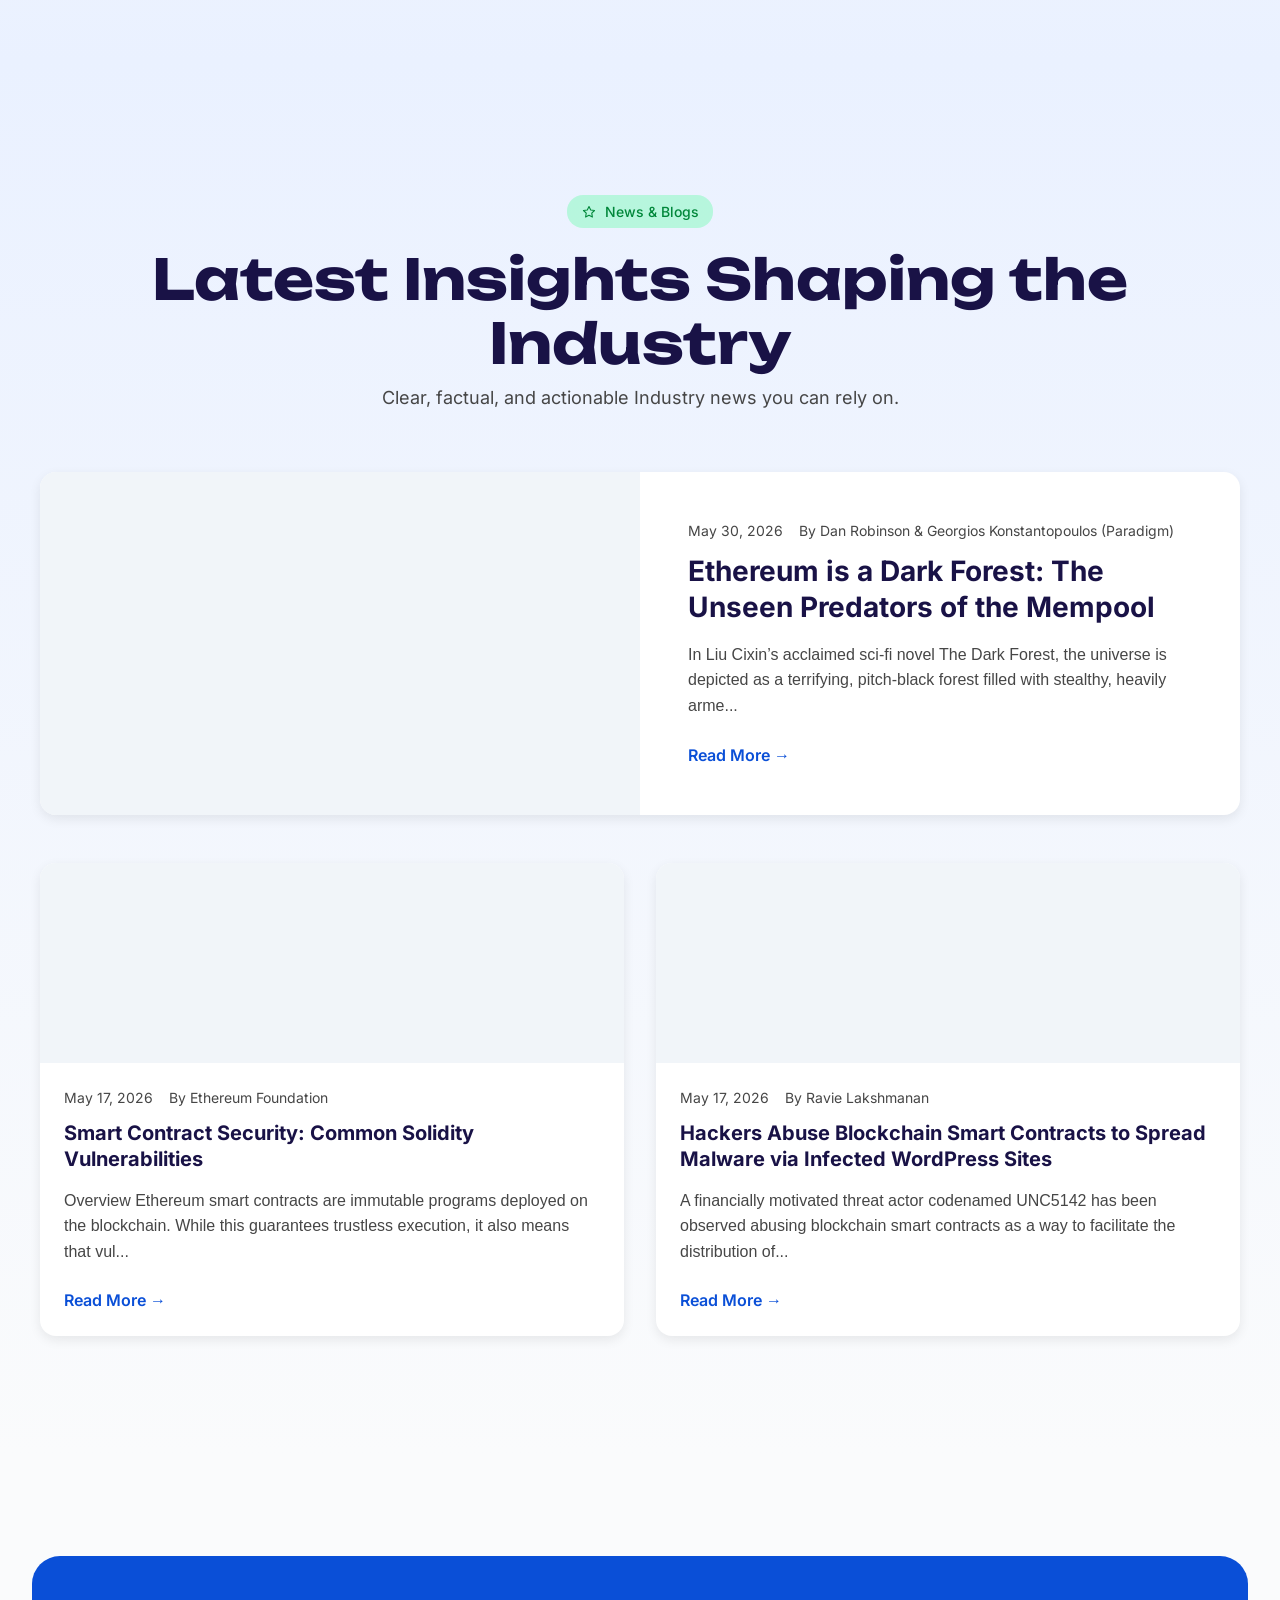
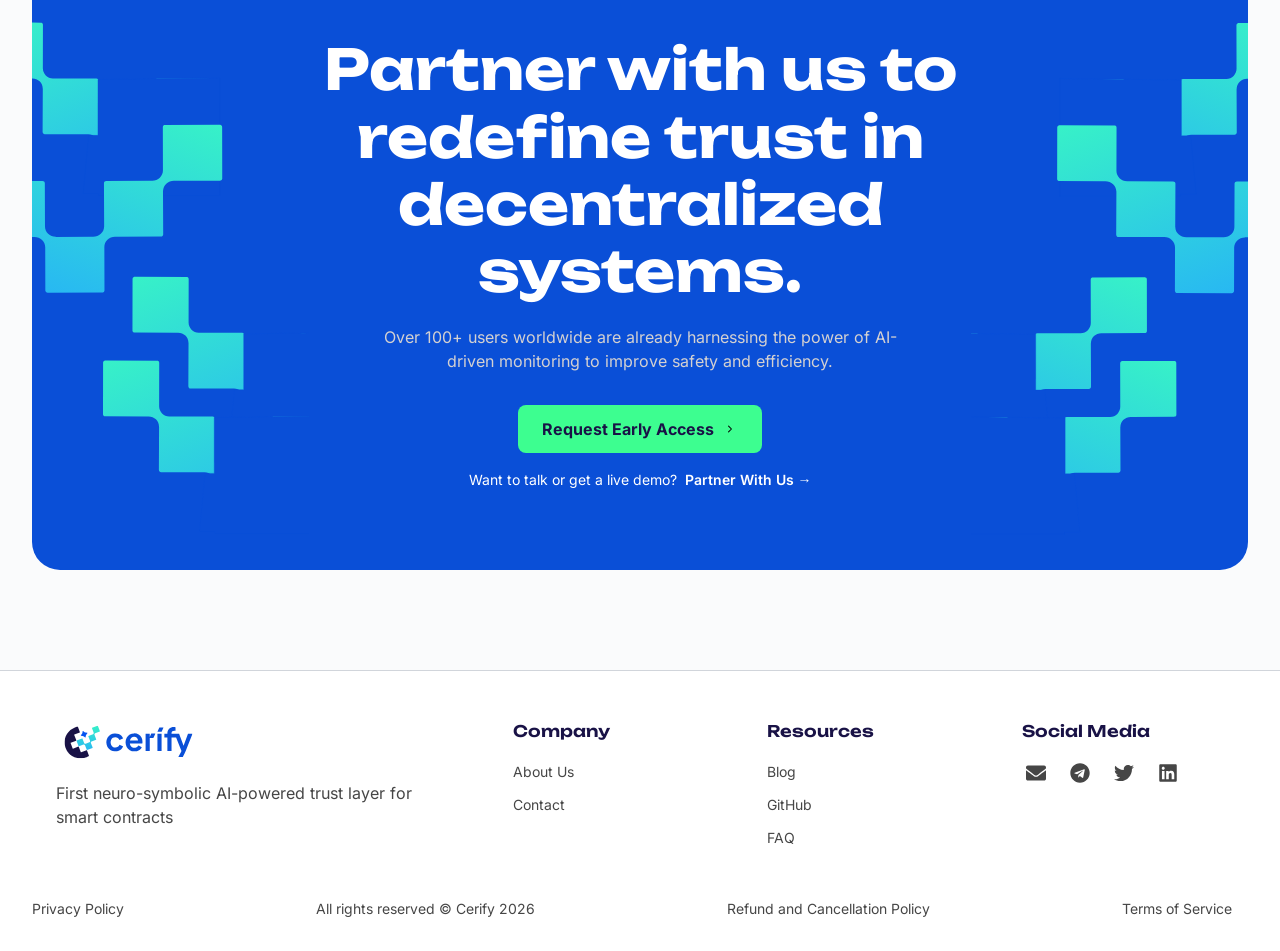
<file: faq.html>
<!DOCTYPE html><html lang="en"><head><meta charset="utf-8"><meta name="robots" content="noindex, nofollow"><meta http-equiv="Content-Security-Policy" content="default-src 'none'; script-src 'self' https://analytics.cerify.test:8443; style-src 'self'; img-src 'self'; font-src 'self'; frame-src https://www.google.com; connect-src https://analytics.cerify.test:8443; base-uri 'none'; form-action 'none'; object-src 'none'; upgrade-insecure-requests"><meta name="viewport" content="width=device-width, initial-scale=1"><title>FAQ &amp; Insights | Cerify</title><meta name="description" content="First neuro-symbolic AI-powered trust layer for smart contracts"><link rel="canonical" href="https://cerify.ai/faq"><meta property="og:type" content="website"><meta property="og:site_name" content="Cerify"><meta property="og:title" content="FAQ &amp; Insights | Cerify"><meta property="og:description" content="First neuro-symbolic AI-powered trust layer for smart contracts"><meta property="og:url" content="https://cerify.ai/faq"><meta name="twitter:card" content="summary_large_image"><link rel="icon" href="/favicon.ico" sizes="48x48"><link rel="apple-touch-icon" href="/apple-touch-icon.png"><script src="/theme-init.js"></script><script defer data-domain="cerify.test" src="https://analytics.cerify.test:8443/js/script.tagged-events.js"></script><link rel="stylesheet" href="/_astro/faq.CfWEzK2C.css"><link rel="stylesheet" href="/_astro/CtaSection.Cjp-q5JG.css"><link rel="stylesheet" href="/_astro/BaseLayout.CmeRSzD8.css"><link rel="stylesheet" href="/_astro/HeroSection.r4js7sV0.css"><link rel="stylesheet" href="/_astro/Button.C2ZNZ4rY.css"></head><body><div class="_siteLayout_afzkf_4"><div class="_pageContainer_afzkf_10"><div class="_navbarSpacer_1wv8j_5" data-navbar-spacer></div><nav class="_navbar_1wv8j_5" data-navbar><div class="_navContent_1wv8j_60"><a href="/" class="_logoLink_1wv8j_149"><svg width="153" height="46" viewBox="0 0 153 46" fill="none" xmlns="http://www.w3.org/2000/svg" class="_companyLogo_p34yz_4 _logo_1wv8j_149" role="img" aria-label="Cerify"><title>Cerify</title><mask id="navbar-logo-mask" maskUnits="userSpaceOnUse" x="8" y="6" width="129" height="34"><path d="M136.5 6.64418H8.5V39.356H136.5V6.64418Z" fill="white"></path></mask><g mask="url(#navbar-logo-mask)"><path d="M54.7035 31.1748C53.3612 30.4086 52.2492 29.2952 51.4838 27.9514C50.7168 26.5403 50.3149 24.9595 50.3149 23.3531C50.3149 21.7466 50.7168 20.1658 51.4838 18.7548C52.2504 17.4185 53.3627 16.3138 54.7035 15.5571C55.9212 14.8913 57.2687 14.4982 58.6529 14.4053C60.0373 14.3123 61.4252 14.5217 62.7206 15.0187C63.7421 15.4189 64.6687 16.0283 65.4413 16.8078C66.1339 17.5052 66.6754 18.338 67.0318 19.2544C67.0547 19.3153 67.0533 19.3826 67.0282 19.4425C67.0031 19.5024 66.956 19.5505 66.8966 19.5767L63.4805 21.0531C63.1606 20.2135 62.6007 19.487 61.8706 18.9643C61.12 18.4287 60.2165 18.1506 59.2949 18.1713C58.4416 18.1566 57.6021 18.3883 56.8768 18.8386C56.1655 19.2858 55.5907 19.9204 55.2155 20.6727C54.8191 21.5117 54.6136 22.4282 54.6136 23.3562C54.6136 24.2844 54.8191 25.2009 55.2155 26.0398C55.5873 26.7996 56.1625 27.4412 56.8768 27.8933C57.6031 28.3411 58.4421 28.5716 59.2949 28.5573C60.2141 28.5789 61.1163 28.3068 61.8706 27.7805C62.6143 27.2511 63.1765 26.5047 63.4805 25.6434L66.903 27.1938C66.9618 27.2207 67.0082 27.269 67.0327 27.3288C67.0573 27.3887 67.0581 27.4557 67.0351 27.5162C66.6851 28.4119 66.1534 29.2252 65.4735 29.9047C64.6992 30.6861 63.7733 31.3005 62.7528 31.7099C61.4541 32.2178 60.0595 32.4329 58.6682 32.3398C57.2769 32.2468 55.9233 31.8479 54.7035 31.1716V31.1748Z" fill="var(--logo-type)"></path><path d="M73.7574 31.1619C72.4479 30.3767 71.377 29.2488 70.6601 27.8997C69.9131 26.497 69.5321 24.928 69.5525 23.3386C69.5219 21.7319 69.908 20.1448 70.6729 18.7322C71.396 17.4182 72.455 16.3202 73.7413 15.5506C75.0552 14.7647 76.5608 14.3586 78.0912 14.3773C79.6872 14.3269 81.2651 14.728 82.6438 15.5345C83.8565 16.2701 84.8417 17.3279 85.4901 18.5904C86.1532 19.8933 86.4902 21.338 86.4721 22.8002C86.4723 23.1124 86.4563 23.4245 86.4238 23.735C86.3984 24.0107 86.34 24.2824 86.2499 24.5441H73.8508C73.9299 25.503 74.3061 26.4132 74.9269 27.1477C75.5477 27.8821 76.3821 28.4041 77.3136 28.641C78.245 28.8777 79.2271 28.8174 80.1227 28.4683C81.0181 28.1194 81.7826 27.4991 82.309 26.6941C82.3406 26.6405 82.3916 26.6009 82.4515 26.5836C82.5113 26.5662 82.5754 26.5723 82.631 26.6007L85.7863 28.1512C85.211 29.4302 84.2403 30.4903 83.0173 31.1748C81.6226 31.9885 80.0302 32.4002 78.4163 32.3642C76.7823 32.4017 75.1698 31.9855 73.7574 31.1619ZM75.4188 18.7322C74.6353 19.4144 74.1148 20.3494 73.9473 21.3754H82.0449C81.9921 20.3895 81.5551 19.4636 80.8279 18.7967C80.0789 18.1221 79.0981 17.764 78.0912 17.7973C77.117 17.7767 76.1681 18.1087 75.4188 18.7322Z" fill="var(--logo-type)"></path><path d="M99.2319 14.9285L97.4768 18.8643C97.4581 18.9056 97.4279 18.9406 97.3895 18.9652C97.3512 18.9898 97.3072 19.0029 97.2615 19.0029H94.0034C93.9373 19.0038 93.8737 19.0307 93.8272 19.0778C93.7815 19.1248 93.7554 19.1883 93.7554 19.2544V31.9903H89.605V14.7609H93.4945C93.5613 14.7609 93.6249 14.7874 93.6722 14.8346C93.7187 14.8817 93.7456 14.9456 93.7456 15.0123V17.9392L95.1818 14.7158C95.1998 14.6736 95.23 14.6377 95.2683 14.6125C95.3066 14.5873 95.3515 14.5739 95.3971 14.5739H99.0133C99.0549 14.573 99.0965 14.583 99.1332 14.6031C99.1707 14.6232 99.2017 14.6527 99.2237 14.6885C99.2458 14.7243 99.258 14.7653 99.2596 14.8074C99.2613 14.8495 99.2515 14.8912 99.2319 14.9285Z" fill="var(--logo-type)"></path><path d="M103.569 8.3945H107.171C107.213 8.39476 107.253 8.40523 107.29 8.425C107.326 8.44476 107.356 8.47318 107.379 8.5077C107.401 8.54223 107.414 8.58177 107.418 8.62278C107.421 8.66379 107.414 8.70497 107.397 8.74263L105.639 12.672C105.619 12.7153 105.588 12.752 105.548 12.7777C105.508 12.8034 105.461 12.8171 105.414 12.8171H101.431L103.343 8.52988C103.364 8.48844 103.397 8.45376 103.437 8.42983C103.477 8.40589 103.523 8.39365 103.569 8.3945Z" fill="var(--logo-type)"></path><path d="M101.682 14.7577H105.575V31.9839H101.431V15.0091C101.431 14.9424 101.458 14.8785 101.505 14.8313C101.551 14.7842 101.616 14.7577 101.682 14.7577Z" fill="var(--logo-type)"></path><path d="M136.504 14.7544L130.486 30.0014C130.486 30.0014 129.073 33.4667 128.438 34.8367C127.947 35.9195 127.4 36.9761 126.8 38.0021H122.337V37.9151C122.833 37.1028 123.377 36.1711 123.947 35.1042C124.517 34.0373 125.032 32.996 125.476 31.9968L120.203 18.6355C120.184 18.5899 120.152 18.5508 120.111 18.5234C120.071 18.4958 120.023 18.4809 119.973 18.4808H115.534V31.9807H111.39V18.7129C111.389 18.6473 111.363 18.5846 111.316 18.5383C111.27 18.4919 111.208 18.4655 111.142 18.4647H108.357V15.0026C108.357 14.9368 108.383 14.8736 108.429 14.8271C108.476 14.7806 108.539 14.7544 108.605 14.7544H111.39V14.1903C111.39 12.2208 111.983 10.7057 113.161 9.6291C114.339 8.55247 115.927 8.01737 117.904 8.01737C118.379 8.01389 118.855 8.05381 119.323 8.13663C119.381 8.14797 119.432 8.17905 119.468 8.22443C119.505 8.26981 119.524 8.32659 119.523 8.38484V11.7502C119.168 11.6917 118.808 11.6615 118.448 11.6599C117.687 11.6171 116.935 11.8329 116.313 12.2723C115.788 12.6882 115.53 13.3232 115.53 14.2064V14.7705H122.955C123.005 14.7728 123.053 14.79 123.094 14.8199C123.134 14.8498 123.164 14.8909 123.18 14.9382L127.579 26.6426L131.996 14.7544H136.504Z" fill="var(--logo-type)"></path><path d="M32.9704 36.6773C32.9932 36.7315 32.9959 36.792 32.9782 36.8482C32.9605 36.9043 32.9235 36.9522 32.8738 36.9835C32.6226 37.1415 32.3618 37.3059 32.0978 37.4251C32.0257 37.4685 31.9504 37.5062 31.8725 37.538C31.6045 37.6898 31.3283 37.8265 31.045 37.9473C31.0388 37.9499 31.0319 37.9499 31.0257 37.9473C30.8067 38.0505 30.5781 38.1408 30.3592 38.2246C30.0629 38.3342 29.7635 38.4469 29.4641 38.5469C29.023 38.6888 28.5658 38.8145 28.1182 38.9176L27.4421 39.0627C23.7274 39.778 19.8796 39.1352 16.5981 37.2511C16.1699 37.0093 15.7513 36.7449 15.336 36.4581C15.1589 36.3324 14.9786 36.2067 14.7983 36.0712C14.618 35.9359 14.4473 35.7973 14.2767 35.6587C13.9225 35.3653 13.578 35.0623 13.2496 34.7335C13.0629 34.5498 12.8858 34.3629 12.7087 34.1758C12.5316 33.9889 12.3513 33.7826 12.1935 33.5828C12.0358 33.3829 11.8716 33.1734 11.7041 32.9639C11.5367 32.7544 11.4015 32.5448 11.2502 32.3191C11.0988 32.0935 10.9282 31.8227 10.7608 31.5617C9.68459 29.728 8.96977 27.7047 8.65508 25.6014L8.63576 25.4725C8.61 25.2952 8.59712 25.118 8.57136 24.9374C8.25313 21.4259 9.09177 17.9066 10.9592 14.917C12.8266 11.9275 15.6202 9.6322 18.9131 8.38166C19.1175 8.29809 19.326 8.22493 19.5377 8.16246C19.564 8.14563 19.5937 8.13463 19.6246 8.13023C19.9821 8.0174 20.3395 7.91748 20.6904 7.82722C21.0413 7.73697 21.3053 7.69184 21.6209 7.63704C21.6795 7.62645 21.7399 7.63678 21.7917 7.66623C21.8435 7.69568 21.8833 7.74239 21.9042 7.79821L23.9455 13.1395C23.9573 13.1704 23.9628 13.2033 23.9618 13.2363C23.9606 13.2693 23.9529 13.3018 23.9392 13.3319C23.9254 13.3619 23.9057 13.3889 23.8814 13.4112C23.857 13.4335 23.8285 13.4507 23.7974 13.4618L18.369 15.5732C18.3067 15.5964 18.2562 15.6434 18.2284 15.7037C18.2007 15.7642 18.198 15.8331 18.2209 15.8956L20.3137 21.3303C20.3382 21.3911 20.3377 21.4591 20.3124 21.5194C20.287 21.5798 20.2389 21.6277 20.1785 21.6527L14.7307 23.7512C14.6996 23.7623 14.671 23.7795 14.6467 23.8019C14.6224 23.8242 14.6027 23.8511 14.5889 23.8812C14.5751 23.9112 14.5675 23.9437 14.5664 23.9767C14.5653 24.0098 14.5708 24.0426 14.5826 24.0735L16.6754 29.5116C16.6992 29.5732 16.7464 29.6231 16.8066 29.6503C16.8669 29.6774 16.9354 29.6797 16.9974 29.6565L22.4258 27.571C22.4557 27.5579 22.488 27.5511 22.5207 27.5509C22.5533 27.5506 22.5856 27.5571 22.6157 27.5698C22.6458 27.5824 22.673 27.601 22.6957 27.6245C22.7184 27.648 22.7361 27.6758 22.7478 27.7064L24.8342 33.154C24.8458 33.1846 24.8635 33.2124 24.8862 33.2359C24.9089 33.2593 24.9361 33.278 24.9662 33.2907C24.9963 33.3033 25.0287 33.3097 25.0613 33.3095C25.0939 33.3093 25.1262 33.3024 25.1561 33.2894L30.5975 31.2135C30.6281 31.2016 30.6607 31.196 30.6936 31.1969C30.7265 31.1977 30.7588 31.2051 30.7888 31.2186C30.8187 31.2321 30.8457 31.2514 30.8681 31.2755C30.8906 31.2995 30.908 31.3277 30.9194 31.3585L32.9704 36.6773Z" fill="var(--logo-mark)"></path><path d="M43.9206 12.2466C43.9325 12.2772 43.9381 12.31 43.9372 12.3428C43.9364 12.3757 43.929 12.4081 43.9155 12.4381C43.902 12.4681 43.8827 12.4951 43.8588 12.5175C43.8347 12.54 43.8065 12.5575 43.7757 12.5689L39.1876 14.3354C38.9028 14.444 38.672 14.6603 38.5449 14.9376C38.4179 15.215 38.4047 15.5312 38.5082 15.8182V15.8408L40.2727 20.4245C40.2958 20.4865 40.2935 20.5551 40.2663 20.6155C40.2392 20.6758 40.1894 20.723 40.1278 20.7469L35.5461 22.5069C35.2644 22.6229 35.0393 22.8448 34.919 23.1249C34.7986 23.405 34.7926 23.7213 34.9022 24.0058L36.6602 28.596C36.6822 28.6585 36.679 28.7271 36.6514 28.7873C36.6237 28.8475 36.5737 28.8945 36.5121 28.9184L31.0804 31.0136C31.0184 31.0359 30.9502 31.0332 30.8902 31.0061C30.8301 30.9791 30.7829 30.9297 30.7584 30.8686L29.0036 26.2816C28.8919 26.0007 28.676 25.7741 28.4011 25.6492C28.1263 25.5242 27.8138 25.5105 27.529 25.611H27.5033L22.9119 27.3711C22.8818 27.3836 22.8494 27.3899 22.8168 27.3897C22.7841 27.3894 22.7518 27.3827 22.7217 27.3698C22.6917 27.3569 22.6647 27.3381 22.642 27.3145C22.6194 27.2909 22.6017 27.263 22.5899 27.2325L20.5036 21.788C20.4805 21.726 20.4828 21.6574 20.51 21.5971C20.537 21.5367 20.5869 21.4895 20.6485 21.4657L26.0673 19.3801C26.1289 19.3577 26.1967 19.3599 26.2567 19.3863C26.3167 19.4127 26.3642 19.4613 26.3892 19.5219L28.1504 24.1089C28.2596 24.3935 28.4757 24.624 28.7525 24.7512C29.0293 24.8783 29.3448 24.8919 29.6315 24.7891H29.6572L33.3793 23.3514C33.6641 23.2428 33.8949 23.0265 34.0219 22.7492C34.149 22.4719 34.1621 22.1556 34.0586 21.8687V21.8461L32.2942 17.2591C32.2711 17.1971 32.2734 17.1285 32.3005 17.0681C32.3276 17.0078 32.3774 16.9606 32.4391 16.9367L37.0143 15.1734H37.0369C37.3178 15.0574 37.5423 14.8361 37.6626 14.5567C37.7829 14.2773 37.7894 13.9619 37.6808 13.6778L35.926 9.08757C35.9137 9.05694 35.9077 9.02414 35.9084 8.99113C35.909 8.95812 35.9163 8.92558 35.9298 8.89547C35.9434 8.86536 35.9629 8.83831 35.9871 8.81593C36.0113 8.79354 36.0399 8.7763 36.0709 8.76522L41.522 6.66029C41.5528 6.64849 41.5856 6.64297 41.6186 6.64406C41.6516 6.64515 41.6841 6.65283 41.714 6.66664C41.744 6.68045 41.7709 6.70012 41.7933 6.72449C41.8156 6.74887 41.8328 6.77745 41.8439 6.80857L43.9206 12.2466Z" fill="url(#navbar-logo-gradient)"></path><path d="M29.686 13.5102L31.2379 13.7713C31.2807 13.7787 31.3208 13.7972 31.3544 13.8248C31.388 13.8524 31.4137 13.8882 31.4293 13.9289C31.4449 13.9694 31.4497 14.0134 31.4432 14.0564C31.4367 14.0994 31.4193 14.14 31.3924 14.1742L30.4265 15.4055C30.1133 15.803 29.9051 16.2731 29.8212 16.7723L29.5572 18.3261C29.5503 18.3688 29.5324 18.4091 29.5052 18.4428C29.4779 18.4764 29.4423 18.5025 29.4019 18.5181C29.3615 18.5338 29.3177 18.5385 29.275 18.532C29.2322 18.5254 29.1918 18.5078 29.158 18.4808L27.9248 17.5137C27.5288 17.1979 27.059 16.9882 26.5596 16.9045L25.011 16.6434C24.9623 16.6422 24.915 16.6267 24.875 16.5987C24.835 16.5707 24.8042 16.5316 24.7863 16.4863C24.7684 16.4408 24.7643 16.3912 24.7745 16.3434C24.7847 16.2957 24.8087 16.252 24.8435 16.2179L25.8095 14.9833C26.1239 14.5936 26.3364 14.1316 26.4277 13.6391L26.6885 12.0854C26.6963 12.0428 26.7151 12.003 26.7429 11.9698C26.7706 11.9366 26.8065 11.9112 26.8469 11.8959C26.8875 11.8807 26.9312 11.8762 26.9739 11.8828C27.0167 11.8895 27.0569 11.9071 27.0909 11.9339L28.3241 12.9009C28.7189 13.2166 29.1877 13.4263 29.686 13.5102Z" fill="var(--logo-spark)"></path></g><defs><linearGradient id="navbar-logo-gradient" x1="32.2125" y1="6.64392" x2="32.2125" y2="31.0285" gradientUnits="userSpaceOnUse"><stop stop-color="var(--logo-gradient-start)"></stop><stop offset="1" stop-color="var(--logo-gradient-end)"></stop></linearGradient></defs></svg></a><div class="_navLinks_1wv8j_162"><a href="/product">Product</a><a href="/about">About</a><a href="/faq" aria-current="page">Resources</a><a href="/contact">Contact</a></div><div class="_navActions_1wv8j_194"><button type="button" class="_themeToggle_168vv_4" aria-label="Toggle theme" data-theme-toggle><svg xmlns="http://www.w3.org/2000/svg" width="24" height="24" viewBox="0 0 24 24" fill="none" stroke="currentColor" stroke-width="2" stroke-linecap="round" stroke-linejoin="round" class="_icon_168vv_22 _moonIcon_168vv_28" aria-hidden="true"><path d="M20.985 12.486a9 9 0 1 1-9.473-9.472c.405-.022.617.46.402.803a6 6 0 0 0 8.268 8.268c.344-.215.825-.004.803.401"></path></svg><svg xmlns="http://www.w3.org/2000/svg" width="24" height="24" viewBox="0 0 24 24" fill="none" stroke="currentColor" stroke-width="2" stroke-linecap="round" stroke-linejoin="round" class="_icon_168vv_22 _sunIcon_168vv_32" aria-hidden="true"><circle cx="12" cy="12" r="4"></circle><path d="M12 2v2"></path><path d="M12 20v2"></path><path d="m4.93 4.93 1.41 1.41"></path><path d="m17.66 17.66 1.41 1.41"></path><path d="M2 12h2"></path><path d="M20 12h2"></path><path d="m6.34 17.66-1.41 1.41"></path><path d="m19.07 4.93-1.41 1.41"></path></svg></button><script type="module" src="/_astro/ThemeToggle.astro_astro_type_script_index_0_lang.COxu3r65.js"></script><div class="_navActionsCtas_1wv8j_331"><a href="https://sons-portrait-trace-rock.trycloudflare.com/login" class="_ctaButton_1wv8j_202 plausible-event-name=Login+Click"><span>Login/Signup</span></a><a href="/contact" class="_ctaButton_1wv8j_202"><span>Get started</span><img src="/_astro/icon-chevron-right.DM6zCgtI_CVRw2.svg" alt loading="lazy" decoding="async" width="16" height="16" class="_ctaButtonIcon_1wv8j_236"></a></div><button type="button" class="_mobileMenuButton_1wv8j_245" aria-label="Toggle menu" aria-expanded="false" aria-controls="mobile-menu" data-menu-button><span></span><span></span><span></span></button></div></div><div id="mobile-menu" class="_mobileMenu_1wv8j_245" data-menu hidden><a href="/product">Product</a><a href="/about">About</a><a href="/faq">Resources</a><a href="/contact">Contact</a><a href="/contact" class="_ctaButton_1wv8j_202 _mobileMenuCtaBlock_1wv8j_318">Get started</a><a href="https://sons-portrait-trace-rock.trycloudflare.com/login" class="_ctaButton_1wv8j_202 _mobileMenuCtaBlock_1wv8j_318">Login/Signup</a></div></nav><script type="module" src="/_astro/Navbar.astro_astro_type_script_index_0_lang.Csn_3lJw.js"></script><main><section class="_heroSection_onxwt_4"><div class="_heroBackground_onxwt_15 _wingsBackground_onxwt_29" aria-hidden="true"></div><div class="_heroContent_onxwt_38"><h1 class="_title_onxwt_78">Frequently Asked Questions</h1><p class="_description_onxwt_89">Quick answers to help you get started with Cerify.</p></div></section><section class="_faqSection_1e8tw_4"><div class="_faqContainer_1e8tw_13"><div class="_faqList_r2l8u_4"><details class="_faqItem_r2l8u_11" name="faq" open><summary class="_faqQuestion_r2l8u_32"><span>What is Cerify?</span><span class="_chevron_r2l8u_58">▼</span></summary><div class="_faqAnswer_r2l8u_70"><p>Cerify is an AI-powered verification engine for smart contracts. It combines formal verification techniques with AI-driven reasoning to detect, localize, and analyze vulnerabilities — providing developers with actionable insights and higher confidence in their code.</p></div></details><details class="_faqItem_r2l8u_11" name="faq"><summary class="_faqQuestion_r2l8u_32"><span>How is Cerify different from traditional audits?</span><span class="_chevron_r2l8u_58">▼</span></summary><div class="_faqAnswer_r2l8u_70"><p>Traditional audits are manual, slow, and expensive, often limited by human bias and time constraints. Cerify:
Delivers results in minutes, not weeks.
Uses symbolic execution to explore all possible contract states.
Adds AI-based prioritization and causal reasoning to reduce false positives and identify root causes.
Continuously adapts to new attack patterns — rather than being a one-time review.</p></div></details><details class="_faqItem_r2l8u_11" name="faq"><summary class="_faqQuestion_r2l8u_32"><span>Does Cerify replace manual audits entirely?</span><span class="_chevron_r2l8u_58">▼</span></summary><div class="_faqAnswer_r2l8u_70"><p>Not entirely. While Cerify automates and accelerates most of the auditing process, complex application logic still requires context from the client. We work with teams to understand their architecture and threat models, ensuring that both generic vulnerabilities and protocol-specific risks are covered.</p></div></details><details class="_faqItem_r2l8u_11" name="faq"><summary class="_faqQuestion_r2l8u_32"><span>What types of vulnerabilities can Cerify detect?</span><span class="_chevron_r2l8u_58">▼</span></summary><div class="_faqAnswer_r2l8u_70"><p>Cerify currently supports detection for 10 of 14 critical vulnerability classes, including:
Reentrancy attacks
Integer overflow/underflow
Unchecked external calls
Access control flaws
Front-running vectors …and more. Our roadmap includes full 14-class coverage and ongoing updates for emerging threats.</p></div></details><details class="_faqItem_r2l8u_11" name="faq"><summary class="_faqQuestion_r2l8u_32"><span>What languages and chains does Cerify currently support?</span><span class="_chevron_r2l8u_58">▼</span></summary><div class="_faqAnswer_r2l8u_70"><p>Languages: Solidity
Chains: Ethereum</p></div></details><details class="_faqItem_r2l8u_11" name="faq"><summary class="_faqQuestion_r2l8u_32"><span>What is &quot;neuro-symbolic AI&quot; and how does Cerify use it?</span><span class="_chevron_r2l8u_58">▼</span></summary><div class="_faqAnswer_r2l8u_70"><p>Neuro-symbolic AI combines symbolic reasoning (formal methods like constraint solving and path exploration) with machine learning (pattern recognition and prioritization). Cerify uses this hybrid approach to:
Achieve deeper coverage of code logic.
Prioritize exploitable vulnerabilities over false positives.
Continuously improve from historical data without sacrificing formal rigor.</p></div></details><details class="_faqItem_r2l8u_11" name="faq"><summary class="_faqQuestion_r2l8u_32"><span>Can Cerify generate patches for my code?</span><span class="_chevron_r2l8u_58">▼</span></summary><div class="_faqAnswer_r2l8u_70"><p>Cerify currently provides line-by-line vulnerability localization and exploit test cases. Automated secure patch generation is on our roadmap for Q4 2025, with human-in-the-loop review for critical fixes.</p></div></details><details class="_faqItem_r2l8u_11" name="faq"><summary class="_faqQuestion_r2l8u_32"><span>Does Cerify provide ongoing monitoring?</span><span class="_chevron_r2l8u_58">▼</span></summary><div class="_faqAnswer_r2l8u_70"><p>Yes. Unlike one-time audits, Cerify is designed for continuous verification as your code evolves — ensuring that updates don&#39;t introduce new vulnerabilities.</p></div></details><details class="_faqItem_r2l8u_11" name="faq"><summary class="_faqQuestion_r2l8u_32"><span>Is Cerify compliant with global regulations?</span><span class="_chevron_r2l8u_58">▼</span></summary><div class="_faqAnswer_r2l8u_70"><p>Cerify is being built with MiCA, FIT21, CFTC, and RBI sandbox alignment in mind, making it suitable for teams seeking institutional adoption.</p></div></details><details class="_faqItem_r2l8u_11" name="faq"><summary class="_faqQuestion_r2l8u_32"><span>How can I start using Cerify?</span><span class="_chevron_r2l8u_58">▼</span></summary><div class="_faqAnswer_r2l8u_70"><p>You can:
Request early access to our beta program.
Partner with us if you&#39;re a protocol, exchange, or enterprise seeking tailored security solutions.
Contact us at support@cerify.ai for collaboration inquiries.</p></div></details></div></div></section><section class="_blogSection_1e8tw_19"><div class="_blogContainer_1e8tw_14"><div class="_sectionHeader_1766v_4"><span class="_badge_1766v_9"><img src="/_astro/icon-star.bWVwCrtZ_CVRw2.svg" alt loading="lazy" decoding="async" width="16" height="16">News &amp; Blogs</span><h2 class="_title_1766v_23">Latest Insights Shaping the Industry</h2><p class="_description_1766v_35">Clear, factual, and actionable Industry news you can rely on.</p></div><div class="_postsGrid_1e8tw_28"><a href="/blog/ethereum-is-a-dark-forest" class="_card_1qzep_4 _featured_1qzep_41"><div class="_imageFrame_1qzep_33"><img src="/_astro/ethereum-dark-forest.BqXwphfk_1WyAY3.webp" srcset="/_astro/ethereum-dark-forest.BqXwphfk_1gbW4Y.webp 400w, /_astro/ethereum-dark-forest.BqXwphfk_1HkXnW.webp 800w, /_astro/ethereum-dark-forest.BqXwphfk_Z1uaz6q.webp 1200w" alt="Ethereum is a Dark Forest: The Unseen Predators of the Mempool" sizes="(max-width: 768px) 100vw, 50vw" loading="lazy" decoding="async" width="2400" height="1600" class="_image_1qzep_33"></div><div class="_content_1qzep_62"><div class="_meta_1qzep_75"><span>May 30, 2026</span><span>By Dan Robinson &amp; Georgios Konstantopoulos (Paradigm)</span></div><h3 class="_title_1qzep_84">Ethereum is a Dark Forest: The Unseen Predators of the Mempool</h3><p class="_excerpt_1qzep_97">In Liu Cixin’s acclaimed sci-fi novel The Dark Forest, the universe is depicted as a terrifying, pitch-black forest filled with stealthy, heavily arme...</p><span class="_readMore_1qzep_109">Read More →</span></div></a><div class="_otherPosts_1e8tw_35"><a href="/blog/common-solidity-vulnerabilities" class="_card_1qzep_4"><div class="_imageFrame_1qzep_33"><img src="/_astro/solidity-vulnerabilities.D8FnGK1e_wTPtK.webp" srcset="/_astro/solidity-vulnerabilities.D8FnGK1e_1q4zeT.webp 400w, /_astro/solidity-vulnerabilities.D8FnGK1e_Z1PL4sl.webp 800w, /_astro/solidity-vulnerabilities.D8FnGK1e_Z1t8QLV.webp 1200w" alt="Smart Contract Security: Common Solidity Vulnerabilities" sizes="(max-width: 768px) 100vw, 50vw" loading="lazy" decoding="async" width="1280" height="867" class="_image_1qzep_33"></div><div class="_content_1qzep_62"><div class="_meta_1qzep_75"><span>May 17, 2026</span><span>By Ethereum Foundation</span></div><h3 class="_title_1qzep_84">Smart Contract Security: Common Solidity Vulnerabilities</h3><p class="_excerpt_1qzep_97">Overview Ethereum smart contracts are immutable programs deployed on the blockchain. While this guarantees trustless execution, it also means that vul...</p><span class="_readMore_1qzep_109">Read More →</span></div></a><a href="/blog/blockchain-smart-contracts-spread-malware" class="_card_1qzep_4"><div class="_imageFrame_1qzep_33"><img src="/_astro/blockchain-malware.BJRRDsGN_1sbBGM.webp" srcset="/_astro/blockchain-malware.BJRRDsGN_Z2erUbM.webp 400w, /_astro/blockchain-malware.BJRRDsGN_1sbBGM.webp 790w" alt="Hackers Abuse Blockchain Smart Contracts to Spread Malware via Infected WordPress Sites" sizes="(max-width: 768px) 100vw, 50vw" loading="lazy" decoding="async" width="790" height="413" class="_image_1qzep_33"></div><div class="_content_1qzep_62"><div class="_meta_1qzep_75"><span>May 17, 2026</span><span>By Ravie Lakshmanan</span></div><h3 class="_title_1qzep_84">Hackers Abuse Blockchain Smart Contracts to Spread Malware via Infected WordPress Sites</h3><p class="_excerpt_1qzep_97">A financially motivated threat actor codenamed UNC5142 has been observed abusing blockchain smart contracts as a way to facilitate the distribution of...</p><span class="_readMore_1qzep_109">Read More →</span></div></a></div></div></div></section><section class="_section_eoqr2_4"><div class="_banner_eoqr2_11"><div class="_leftImage_eoqr2_32"><img src="/_astro/hero-left-decoration.CLhYMcfi_vlnKQ.svg" alt loading="lazy" decoding="async" width="278" height="396" class="_image_eoqr2_52"></div><div class="_rightImage_eoqr2_33"><img src="/_astro/hero-right-decoration.Bg9bNzGt_vlnKQ.svg" alt loading="lazy" decoding="async" width="278" height="396" class="_image_eoqr2_52"></div><div class="_mainContent_eoqr2_58"><h1 class="_title_eoqr2_68">Partner with us to redefine trust in decentralized systems.</h1><p class="_description_eoqr2_79">Over 100+ users worldwide are already harnessing the power of AI-driven monitoring to improve safety and efficiency.</p><div class="_actions_eoqr2_92"><a href="/contact" class="_button_eoqr2_100"><strong>Request Early Access</strong><img src="/_astro/icon-chevron-right.DM6zCgtI_CVRw2.svg" alt loading="lazy" decoding="async" width="16" height="16"></a><p class="_footer_eoqr2_147">Want to talk or get a live demo? <a href="/contact">Partner With Us →</a></p></div></div></div></section></main></div><footer class="_footer_1x4z1_4"><div class="_footerMain_1x4z1_15"><div class="_footerGrid_1x4z1_21"><div class="_footerBrand_1x4z1_28"><a href="/" class="_footerLogo_1x4z1_34"><svg width="153" height="46" viewBox="0 0 153 46" fill="none" xmlns="http://www.w3.org/2000/svg" class="_companyLogo_p34yz_4" role="img" aria-label="cerify-logo"><title>cerify-logo</title><mask id="footer-logo-mask" maskUnits="userSpaceOnUse" x="8" y="6" width="129" height="34"><path d="M136.5 6.64418H8.5V39.356H136.5V6.64418Z" fill="white"></path></mask><g mask="url(#footer-logo-mask)"><path d="M54.7035 31.1748C53.3612 30.4086 52.2492 29.2952 51.4838 27.9514C50.7168 26.5403 50.3149 24.9595 50.3149 23.3531C50.3149 21.7466 50.7168 20.1658 51.4838 18.7548C52.2504 17.4185 53.3627 16.3138 54.7035 15.5571C55.9212 14.8913 57.2687 14.4982 58.6529 14.4053C60.0373 14.3123 61.4252 14.5217 62.7206 15.0187C63.7421 15.4189 64.6687 16.0283 65.4413 16.8078C66.1339 17.5052 66.6754 18.338 67.0318 19.2544C67.0547 19.3153 67.0533 19.3826 67.0282 19.4425C67.0031 19.5024 66.956 19.5505 66.8966 19.5767L63.4805 21.0531C63.1606 20.2135 62.6007 19.487 61.8706 18.9643C61.12 18.4287 60.2165 18.1506 59.2949 18.1713C58.4416 18.1566 57.6021 18.3883 56.8768 18.8386C56.1655 19.2858 55.5907 19.9204 55.2155 20.6727C54.8191 21.5117 54.6136 22.4282 54.6136 23.3562C54.6136 24.2844 54.8191 25.2009 55.2155 26.0398C55.5873 26.7996 56.1625 27.4412 56.8768 27.8933C57.6031 28.3411 58.4421 28.5716 59.2949 28.5573C60.2141 28.5789 61.1163 28.3068 61.8706 27.7805C62.6143 27.2511 63.1765 26.5047 63.4805 25.6434L66.903 27.1938C66.9618 27.2207 67.0082 27.269 67.0327 27.3288C67.0573 27.3887 67.0581 27.4557 67.0351 27.5162C66.6851 28.4119 66.1534 29.2252 65.4735 29.9047C64.6992 30.6861 63.7733 31.3005 62.7528 31.7099C61.4541 32.2178 60.0595 32.4329 58.6682 32.3398C57.2769 32.2468 55.9233 31.8479 54.7035 31.1716V31.1748Z" fill="var(--logo-type)"></path><path d="M73.7574 31.1619C72.4479 30.3767 71.377 29.2488 70.6601 27.8997C69.9131 26.497 69.5321 24.928 69.5525 23.3386C69.5219 21.7319 69.908 20.1448 70.6729 18.7322C71.396 17.4182 72.455 16.3202 73.7413 15.5506C75.0552 14.7647 76.5608 14.3586 78.0912 14.3773C79.6872 14.3269 81.2651 14.728 82.6438 15.5345C83.8565 16.2701 84.8417 17.3279 85.4901 18.5904C86.1532 19.8933 86.4902 21.338 86.4721 22.8002C86.4723 23.1124 86.4563 23.4245 86.4238 23.735C86.3984 24.0107 86.34 24.2824 86.2499 24.5441H73.8508C73.9299 25.503 74.3061 26.4132 74.9269 27.1477C75.5477 27.8821 76.3821 28.4041 77.3136 28.641C78.245 28.8777 79.2271 28.8174 80.1227 28.4683C81.0181 28.1194 81.7826 27.4991 82.309 26.6941C82.3406 26.6405 82.3916 26.6009 82.4515 26.5836C82.5113 26.5662 82.5754 26.5723 82.631 26.6007L85.7863 28.1512C85.211 29.4302 84.2403 30.4903 83.0173 31.1748C81.6226 31.9885 80.0302 32.4002 78.4163 32.3642C76.7823 32.4017 75.1698 31.9855 73.7574 31.1619ZM75.4188 18.7322C74.6353 19.4144 74.1148 20.3494 73.9473 21.3754H82.0449C81.9921 20.3895 81.5551 19.4636 80.8279 18.7967C80.0789 18.1221 79.0981 17.764 78.0912 17.7973C77.117 17.7767 76.1681 18.1087 75.4188 18.7322Z" fill="var(--logo-type)"></path><path d="M99.2319 14.9285L97.4768 18.8643C97.4581 18.9056 97.4279 18.9406 97.3895 18.9652C97.3512 18.9898 97.3072 19.0029 97.2615 19.0029H94.0034C93.9373 19.0038 93.8737 19.0307 93.8272 19.0778C93.7815 19.1248 93.7554 19.1883 93.7554 19.2544V31.9903H89.605V14.7609H93.4945C93.5613 14.7609 93.6249 14.7874 93.6722 14.8346C93.7187 14.8817 93.7456 14.9456 93.7456 15.0123V17.9392L95.1818 14.7158C95.1998 14.6736 95.23 14.6377 95.2683 14.6125C95.3066 14.5873 95.3515 14.5739 95.3971 14.5739H99.0133C99.0549 14.573 99.0965 14.583 99.1332 14.6031C99.1707 14.6232 99.2017 14.6527 99.2237 14.6885C99.2458 14.7243 99.258 14.7653 99.2596 14.8074C99.2613 14.8495 99.2515 14.8912 99.2319 14.9285Z" fill="var(--logo-type)"></path><path d="M103.569 8.3945H107.171C107.213 8.39476 107.253 8.40523 107.29 8.425C107.326 8.44476 107.356 8.47318 107.379 8.5077C107.401 8.54223 107.414 8.58177 107.418 8.62278C107.421 8.66379 107.414 8.70497 107.397 8.74263L105.639 12.672C105.619 12.7153 105.588 12.752 105.548 12.7777C105.508 12.8034 105.461 12.8171 105.414 12.8171H101.431L103.343 8.52988C103.364 8.48844 103.397 8.45376 103.437 8.42983C103.477 8.40589 103.523 8.39365 103.569 8.3945Z" fill="var(--logo-type)"></path><path d="M101.682 14.7577H105.575V31.9839H101.431V15.0091C101.431 14.9424 101.458 14.8785 101.505 14.8313C101.551 14.7842 101.616 14.7577 101.682 14.7577Z" fill="var(--logo-type)"></path><path d="M136.504 14.7544L130.486 30.0014C130.486 30.0014 129.073 33.4667 128.438 34.8367C127.947 35.9195 127.4 36.9761 126.8 38.0021H122.337V37.9151C122.833 37.1028 123.377 36.1711 123.947 35.1042C124.517 34.0373 125.032 32.996 125.476 31.9968L120.203 18.6355C120.184 18.5899 120.152 18.5508 120.111 18.5234C120.071 18.4958 120.023 18.4809 119.973 18.4808H115.534V31.9807H111.39V18.7129C111.389 18.6473 111.363 18.5846 111.316 18.5383C111.27 18.4919 111.208 18.4655 111.142 18.4647H108.357V15.0026C108.357 14.9368 108.383 14.8736 108.429 14.8271C108.476 14.7806 108.539 14.7544 108.605 14.7544H111.39V14.1903C111.39 12.2208 111.983 10.7057 113.161 9.6291C114.339 8.55247 115.927 8.01737 117.904 8.01737C118.379 8.01389 118.855 8.05381 119.323 8.13663C119.381 8.14797 119.432 8.17905 119.468 8.22443C119.505 8.26981 119.524 8.32659 119.523 8.38484V11.7502C119.168 11.6917 118.808 11.6615 118.448 11.6599C117.687 11.6171 116.935 11.8329 116.313 12.2723C115.788 12.6882 115.53 13.3232 115.53 14.2064V14.7705H122.955C123.005 14.7728 123.053 14.79 123.094 14.8199C123.134 14.8498 123.164 14.8909 123.18 14.9382L127.579 26.6426L131.996 14.7544H136.504Z" fill="var(--logo-type)"></path><path d="M32.9704 36.6773C32.9932 36.7315 32.9959 36.792 32.9782 36.8482C32.9605 36.9043 32.9235 36.9522 32.8738 36.9835C32.6226 37.1415 32.3618 37.3059 32.0978 37.4251C32.0257 37.4685 31.9504 37.5062 31.8725 37.538C31.6045 37.6898 31.3283 37.8265 31.045 37.9473C31.0388 37.9499 31.0319 37.9499 31.0257 37.9473C30.8067 38.0505 30.5781 38.1408 30.3592 38.2246C30.0629 38.3342 29.7635 38.4469 29.4641 38.5469C29.023 38.6888 28.5658 38.8145 28.1182 38.9176L27.4421 39.0627C23.7274 39.778 19.8796 39.1352 16.5981 37.2511C16.1699 37.0093 15.7513 36.7449 15.336 36.4581C15.1589 36.3324 14.9786 36.2067 14.7983 36.0712C14.618 35.9359 14.4473 35.7973 14.2767 35.6587C13.9225 35.3653 13.578 35.0623 13.2496 34.7335C13.0629 34.5498 12.8858 34.3629 12.7087 34.1758C12.5316 33.9889 12.3513 33.7826 12.1935 33.5828C12.0358 33.3829 11.8716 33.1734 11.7041 32.9639C11.5367 32.7544 11.4015 32.5448 11.2502 32.3191C11.0988 32.0935 10.9282 31.8227 10.7608 31.5617C9.68459 29.728 8.96977 27.7047 8.65508 25.6014L8.63576 25.4725C8.61 25.2952 8.59712 25.118 8.57136 24.9374C8.25313 21.4259 9.09177 17.9066 10.9592 14.917C12.8266 11.9275 15.6202 9.6322 18.9131 8.38166C19.1175 8.29809 19.326 8.22493 19.5377 8.16246C19.564 8.14563 19.5937 8.13463 19.6246 8.13023C19.9821 8.0174 20.3395 7.91748 20.6904 7.82722C21.0413 7.73697 21.3053 7.69184 21.6209 7.63704C21.6795 7.62645 21.7399 7.63678 21.7917 7.66623C21.8435 7.69568 21.8833 7.74239 21.9042 7.79821L23.9455 13.1395C23.9573 13.1704 23.9628 13.2033 23.9618 13.2363C23.9606 13.2693 23.9529 13.3018 23.9392 13.3319C23.9254 13.3619 23.9057 13.3889 23.8814 13.4112C23.857 13.4335 23.8285 13.4507 23.7974 13.4618L18.369 15.5732C18.3067 15.5964 18.2562 15.6434 18.2284 15.7037C18.2007 15.7642 18.198 15.8331 18.2209 15.8956L20.3137 21.3303C20.3382 21.3911 20.3377 21.4591 20.3124 21.5194C20.287 21.5798 20.2389 21.6277 20.1785 21.6527L14.7307 23.7512C14.6996 23.7623 14.671 23.7795 14.6467 23.8019C14.6224 23.8242 14.6027 23.8511 14.5889 23.8812C14.5751 23.9112 14.5675 23.9437 14.5664 23.9767C14.5653 24.0098 14.5708 24.0426 14.5826 24.0735L16.6754 29.5116C16.6992 29.5732 16.7464 29.6231 16.8066 29.6503C16.8669 29.6774 16.9354 29.6797 16.9974 29.6565L22.4258 27.571C22.4557 27.5579 22.488 27.5511 22.5207 27.5509C22.5533 27.5506 22.5856 27.5571 22.6157 27.5698C22.6458 27.5824 22.673 27.601 22.6957 27.6245C22.7184 27.648 22.7361 27.6758 22.7478 27.7064L24.8342 33.154C24.8458 33.1846 24.8635 33.2124 24.8862 33.2359C24.9089 33.2593 24.9361 33.278 24.9662 33.2907C24.9963 33.3033 25.0287 33.3097 25.0613 33.3095C25.0939 33.3093 25.1262 33.3024 25.1561 33.2894L30.5975 31.2135C30.6281 31.2016 30.6607 31.196 30.6936 31.1969C30.7265 31.1977 30.7588 31.2051 30.7888 31.2186C30.8187 31.2321 30.8457 31.2514 30.8681 31.2755C30.8906 31.2995 30.908 31.3277 30.9194 31.3585L32.9704 36.6773Z" fill="var(--logo-mark)"></path><path d="M43.9206 12.2466C43.9325 12.2772 43.9381 12.31 43.9372 12.3428C43.9364 12.3757 43.929 12.4081 43.9155 12.4381C43.902 12.4681 43.8827 12.4951 43.8588 12.5175C43.8347 12.54 43.8065 12.5575 43.7757 12.5689L39.1876 14.3354C38.9028 14.444 38.672 14.6603 38.5449 14.9376C38.4179 15.215 38.4047 15.5312 38.5082 15.8182V15.8408L40.2727 20.4245C40.2958 20.4865 40.2935 20.5551 40.2663 20.6155C40.2392 20.6758 40.1894 20.723 40.1278 20.7469L35.5461 22.5069C35.2644 22.6229 35.0393 22.8448 34.919 23.1249C34.7986 23.405 34.7926 23.7213 34.9022 24.0058L36.6602 28.596C36.6822 28.6585 36.679 28.7271 36.6514 28.7873C36.6237 28.8475 36.5737 28.8945 36.5121 28.9184L31.0804 31.0136C31.0184 31.0359 30.9502 31.0332 30.8902 31.0061C30.8301 30.9791 30.7829 30.9297 30.7584 30.8686L29.0036 26.2816C28.8919 26.0007 28.676 25.7741 28.4011 25.6492C28.1263 25.5242 27.8138 25.5105 27.529 25.611H27.5033L22.9119 27.3711C22.8818 27.3836 22.8494 27.3899 22.8168 27.3897C22.7841 27.3894 22.7518 27.3827 22.7217 27.3698C22.6917 27.3569 22.6647 27.3381 22.642 27.3145C22.6194 27.2909 22.6017 27.263 22.5899 27.2325L20.5036 21.788C20.4805 21.726 20.4828 21.6574 20.51 21.5971C20.537 21.5367 20.5869 21.4895 20.6485 21.4657L26.0673 19.3801C26.1289 19.3577 26.1967 19.3599 26.2567 19.3863C26.3167 19.4127 26.3642 19.4613 26.3892 19.5219L28.1504 24.1089C28.2596 24.3935 28.4757 24.624 28.7525 24.7512C29.0293 24.8783 29.3448 24.8919 29.6315 24.7891H29.6572L33.3793 23.3514C33.6641 23.2428 33.8949 23.0265 34.0219 22.7492C34.149 22.4719 34.1621 22.1556 34.0586 21.8687V21.8461L32.2942 17.2591C32.2711 17.1971 32.2734 17.1285 32.3005 17.0681C32.3276 17.0078 32.3774 16.9606 32.4391 16.9367L37.0143 15.1734H37.0369C37.3178 15.0574 37.5423 14.8361 37.6626 14.5567C37.7829 14.2773 37.7894 13.9619 37.6808 13.6778L35.926 9.08757C35.9137 9.05694 35.9077 9.02414 35.9084 8.99113C35.909 8.95812 35.9163 8.92558 35.9298 8.89547C35.9434 8.86536 35.9629 8.83831 35.9871 8.81593C36.0113 8.79354 36.0399 8.7763 36.0709 8.76522L41.522 6.66029C41.5528 6.64849 41.5856 6.64297 41.6186 6.64406C41.6516 6.64515 41.6841 6.65283 41.714 6.66664C41.744 6.68045 41.7709 6.70012 41.7933 6.72449C41.8156 6.74887 41.8328 6.77745 41.8439 6.80857L43.9206 12.2466Z" fill="url(#footer-logo-gradient)"></path><path d="M29.686 13.5102L31.2379 13.7713C31.2807 13.7787 31.3208 13.7972 31.3544 13.8248C31.388 13.8524 31.4137 13.8882 31.4293 13.9289C31.4449 13.9694 31.4497 14.0134 31.4432 14.0564C31.4367 14.0994 31.4193 14.14 31.3924 14.1742L30.4265 15.4055C30.1133 15.803 29.9051 16.2731 29.8212 16.7723L29.5572 18.3261C29.5503 18.3688 29.5324 18.4091 29.5052 18.4428C29.4779 18.4764 29.4423 18.5025 29.4019 18.5181C29.3615 18.5338 29.3177 18.5385 29.275 18.532C29.2322 18.5254 29.1918 18.5078 29.158 18.4808L27.9248 17.5137C27.5288 17.1979 27.059 16.9882 26.5596 16.9045L25.011 16.6434C24.9623 16.6422 24.915 16.6267 24.875 16.5987C24.835 16.5707 24.8042 16.5316 24.7863 16.4863C24.7684 16.4408 24.7643 16.3912 24.7745 16.3434C24.7847 16.2957 24.8087 16.252 24.8435 16.2179L25.8095 14.9833C26.1239 14.5936 26.3364 14.1316 26.4277 13.6391L26.6885 12.0854C26.6963 12.0428 26.7151 12.003 26.7429 11.9698C26.7706 11.9366 26.8065 11.9112 26.8469 11.8959C26.8875 11.8807 26.9312 11.8762 26.9739 11.8828C27.0167 11.8895 27.0569 11.9071 27.0909 11.9339L28.3241 12.9009C28.7189 13.2166 29.1877 13.4263 29.686 13.5102Z" fill="var(--logo-spark)"></path></g><defs><linearGradient id="footer-logo-gradient" x1="32.2125" y1="6.64392" x2="32.2125" y2="31.0285" gradientUnits="userSpaceOnUse"><stop stop-color="var(--logo-gradient-start)"></stop><stop offset="1" stop-color="var(--logo-gradient-end)"></stop></linearGradient></defs></svg></a><p class="_footerDescription_1x4z1_47">First neuro-symbolic AI-powered trust layer for smart contracts</p></div><div class="_footerLinks_1x4z1_55"><h3 class="_linksTitle_1x4z1_61">Company</h3><ul class="_linksList_1x4z1_68"><li><a href="/about" class="_footerLink_1x4z1_55">About Us</a></li><li><a href="/contact" class="_footerLink_1x4z1_55">Contact</a></li></ul></div><div class="_footerLinks_1x4z1_55"><h3 class="_linksTitle_1x4z1_61">Resources</h3><ul class="_linksList_1x4z1_68"><li><a href="/faq" class="_footerLink_1x4z1_55">Blog</a></li><li><!-- target and rel come last so a caller cannot weaken them. --><a href="https://github.com/Cerify-Systems" class="_footerLink_1x4z1_55" target="_blank" rel="noopener noreferrer">GitHub</a></li><li><a href="/faq" class="_footerLink_1x4z1_55">FAQ</a></li></ul></div><div class="_footerSocial_1x4z1_94"><h3 class="_linksTitle_1x4z1_61">Social Media</h3><div class="_socialIcons_1x4z1_100"><!-- target and rel come last so a caller cannot weaken them. --><a href="mailto:support@cerify.ai" class="_socialIconLink_1x4z1_106" aria-label="Email" target="_blank" rel="noopener noreferrer"><span class="_socialIcon_1x4z1_100"><svg xmlns="http://www.w3.org/2000/svg" width="20" height="20" viewBox="0 0 512 512" fill="currentColor" aria-hidden="true"><path d="M502.3 190.8c3.9-3.1 9.7-.2 9.7 4.7V400c0 26.5-21.5 48-48 48H48c-26.5 0-48-21.5-48-48V195.6c0-5 5.7-7.8 9.7-4.7 22.4 17.4 52.1 39.5 154.1 113.6 21.1 15.4 56.7 47.8 92.2 47.6 35.7.3 72-32.8 92.3-47.6 102-74.1 131.6-96.3 154-113.7zM256 320c23.2.4 56.6-29.2 73.4-41.4 132.7-96.3 142.8-104.7 173.4-128.7 5.8-4.5 9.2-11.5 9.2-18.9v-19c0-26.5-21.5-48-48-48H48C21.5 64 0 85.5 0 112v19c0 7.4 3.4 14.3 9.2 18.9 30.6 23.9 40.7 32.4 173.4 128.7 16.8 12.2 50.2 41.8 73.4 41.4z"></path></svg></span></a><!-- target and rel come last so a caller cannot weaken them. --><a href="https://t.me/cerifyai" class="_socialIconLink_1x4z1_106" aria-label="Telegram" target="_blank" rel="noopener noreferrer"><span class="_socialIcon_1x4z1_100"><svg xmlns="http://www.w3.org/2000/svg" width="20" height="20" viewBox="0 0 496 512" fill="currentColor" aria-hidden="true"><path d="M248 8C111 8 0 119 0 256s111 248 248 248 248-111 248-248S385 8 248 8zm121.8 169.9l-40.7 191.8c-3 13.6-11.1 16.9-22.4 10.5l-62-45.7-29.9 28.8c-3.3 3.3-6.1 6.1-12.5 6.1l4.4-63.1 114.9-103.8c5-4.4-1.1-6.9-7.7-2.5l-142 89.4-61.2-19.1c-13.3-4.2-13.6-13.3 2.8-19.7l239.1-92.2c11.1-4 20.8 2.7 17.2 19.5z"></path></svg></span></a><!-- target and rel come last so a caller cannot weaken them. --><a href="https://x.com/CerifyAI" class="_socialIconLink_1x4z1_106" aria-label="Twitter" target="_blank" rel="noopener noreferrer"><span class="_socialIcon_1x4z1_100"><svg xmlns="http://www.w3.org/2000/svg" width="20" height="20" viewBox="0 0 512 512" fill="currentColor" aria-hidden="true"><path d="M459.37 151.716c.325 4.548.325 9.097.325 13.645 0 138.72-105.583 298.558-298.558 298.558-59.452 0-114.68-17.219-161.137-47.106 8.447.974 16.568 1.299 25.34 1.299 49.055 0 94.213-16.568 130.274-44.832-46.132-.975-84.792-31.188-98.112-72.772 6.498.974 12.995 1.624 19.818 1.624 9.421 0 18.843-1.3 27.614-3.573-48.081-9.747-84.143-51.98-84.143-102.985v-1.299c13.969 7.797 30.214 12.67 47.431 13.319-28.264-18.843-46.781-51.005-46.781-87.391 0-19.492 5.197-37.36 14.294-52.954 51.655 63.675 129.3 105.258 216.365 109.807-1.624-7.797-2.599-15.918-2.599-24.04 0-57.828 46.782-104.934 104.934-104.934 30.213 0 57.502 12.67 76.67 33.137 23.715-4.548 46.456-13.32 66.599-25.34-7.798 24.366-24.366 44.833-46.132 57.827 21.117-2.273 41.584-8.122 60.426-16.243-14.292 20.791-32.161 39.308-52.628 54.253z"></path></svg></span></a><!-- target and rel come last so a caller cannot weaken them. --><a href="https://www.linkedin.com/company/cerifyai" class="_socialIconLink_1x4z1_106" aria-label="LinkedIn" target="_blank" rel="noopener noreferrer"><span class="_socialIcon_1x4z1_100"><svg xmlns="http://www.w3.org/2000/svg" width="20" height="20" viewBox="0 0 448 512" fill="currentColor" aria-hidden="true"><path d="M416 32H31.9C14.3 32 0 46.5 0 64.3v383.4C0 465.5 14.3 480 31.9 480H416c17.6 0 32-14.5 32-32.3V64.3c0-17.8-14.4-32.3-32-32.3zM135.4 416H69V202.2h66.5V416zm-33.2-243c-21.3 0-38.5-17.3-38.5-38.5S80.9 96 102.2 96c21.2 0 38.5 17.3 38.5 38.5 0 21.3-17.2 38.5-38.5 38.5zm282.1 243h-66.4V312c0-24.8-.5-56.7-34.5-56.7-34.6 0-39.9 27-39.9 54.9V416h-66.4V202.2h63.7v29.2h.9c8.9-16.8 30.6-34.5 62.9-34.5 67.2 0 79.7 44.3 79.7 101.9V416z"></path></svg></span></a></div></div></div></div><div class="_footerBottom_1x4z1_130"><div class="_footerBottomContent_1x4z1_134"><div class="_footerLinksBottom_1x4z1_142"><a href="/policy" class="_footerLinkBottom_1x4z1_150">Privacy Policy</a><span class="_footerLinkBottom_1x4z1_150">All rights reserved © Cerify 2026</span><a href="/refund-cancellation" class="_footerLinkBottom_1x4z1_150">Refund and Cancellation Policy</a><a href="/terms" class="_footerLinkBottom_1x4z1_150">Terms of Service</a></div></div></div></footer></div><a href="https://sons-portrait-trace-rock.trycloudflare.com/" class="_fab_l4a49_4 plausible-event-name=Audit+Now+Click"><span class="_fabText_l4a49_33">Audit Now</span><span class="_fabIcon_l4a49_38" aria-hidden="true">→</span></a></body></html>
</file>
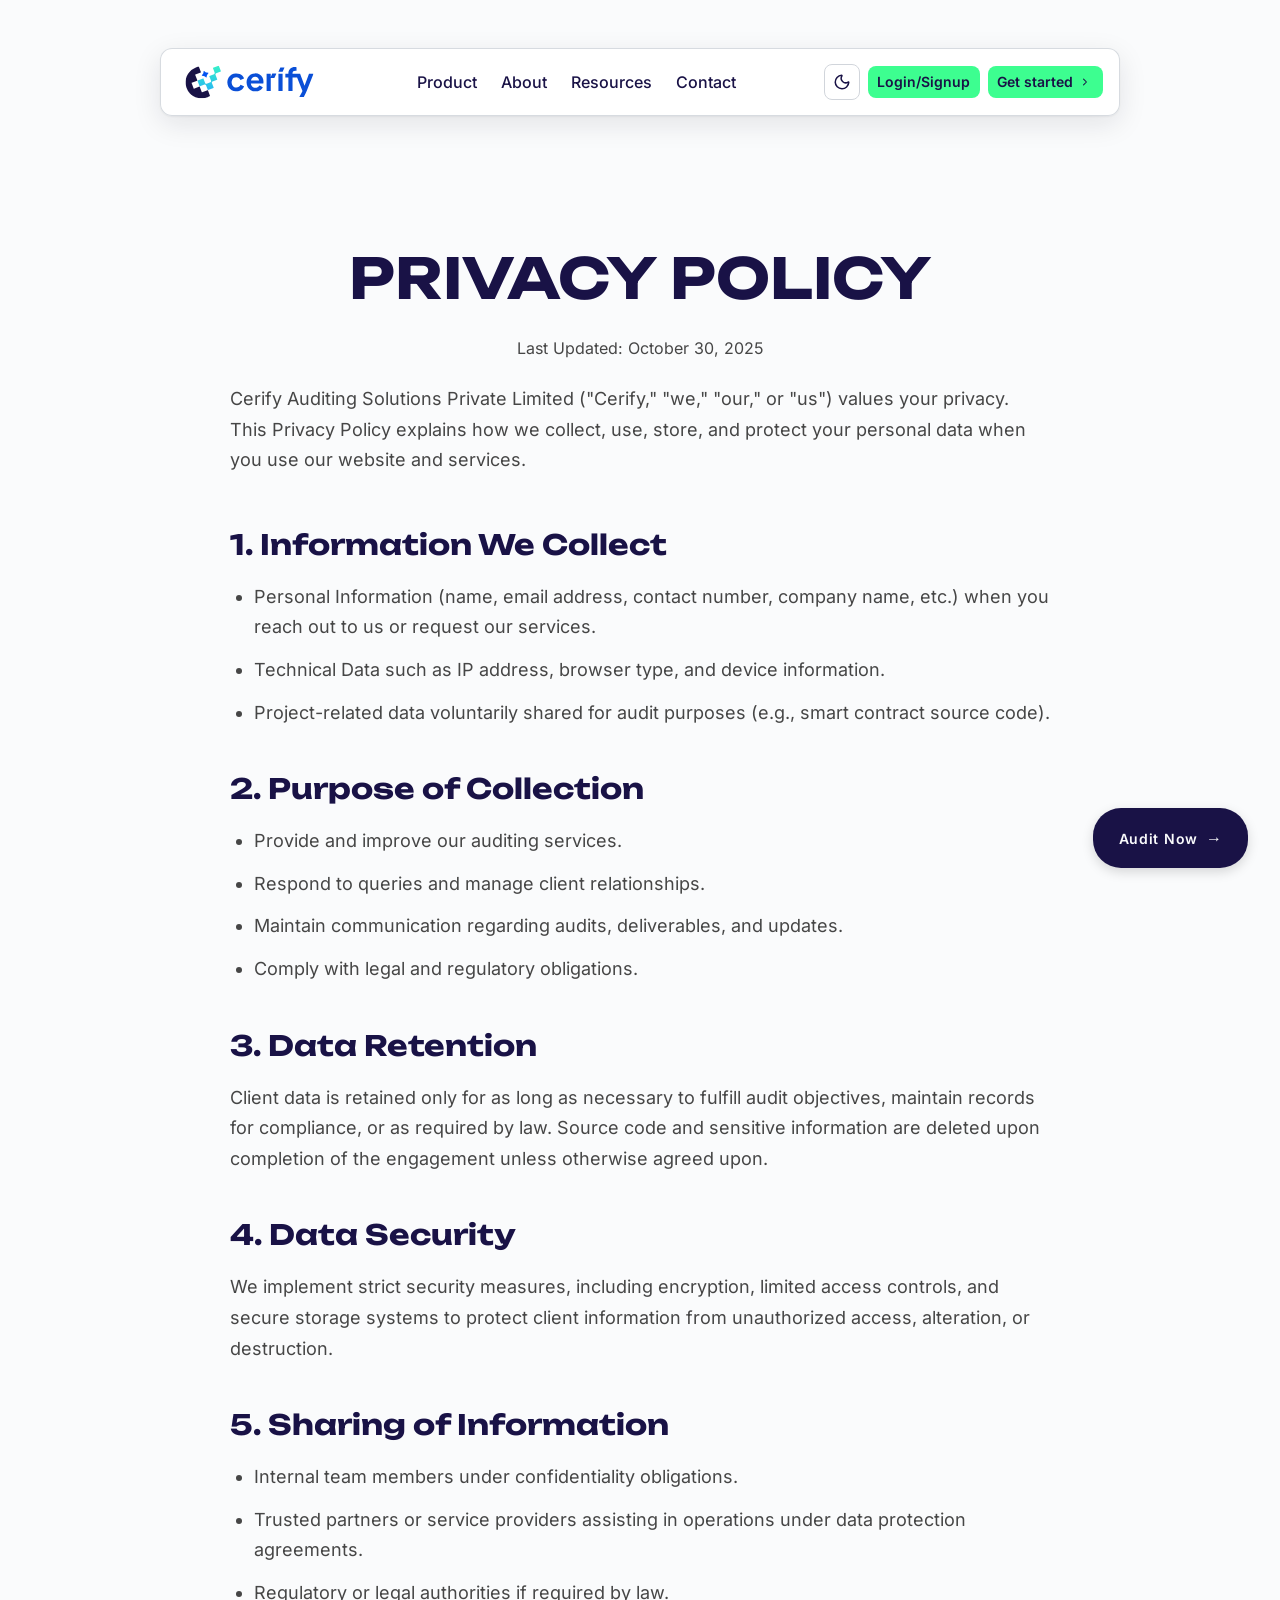
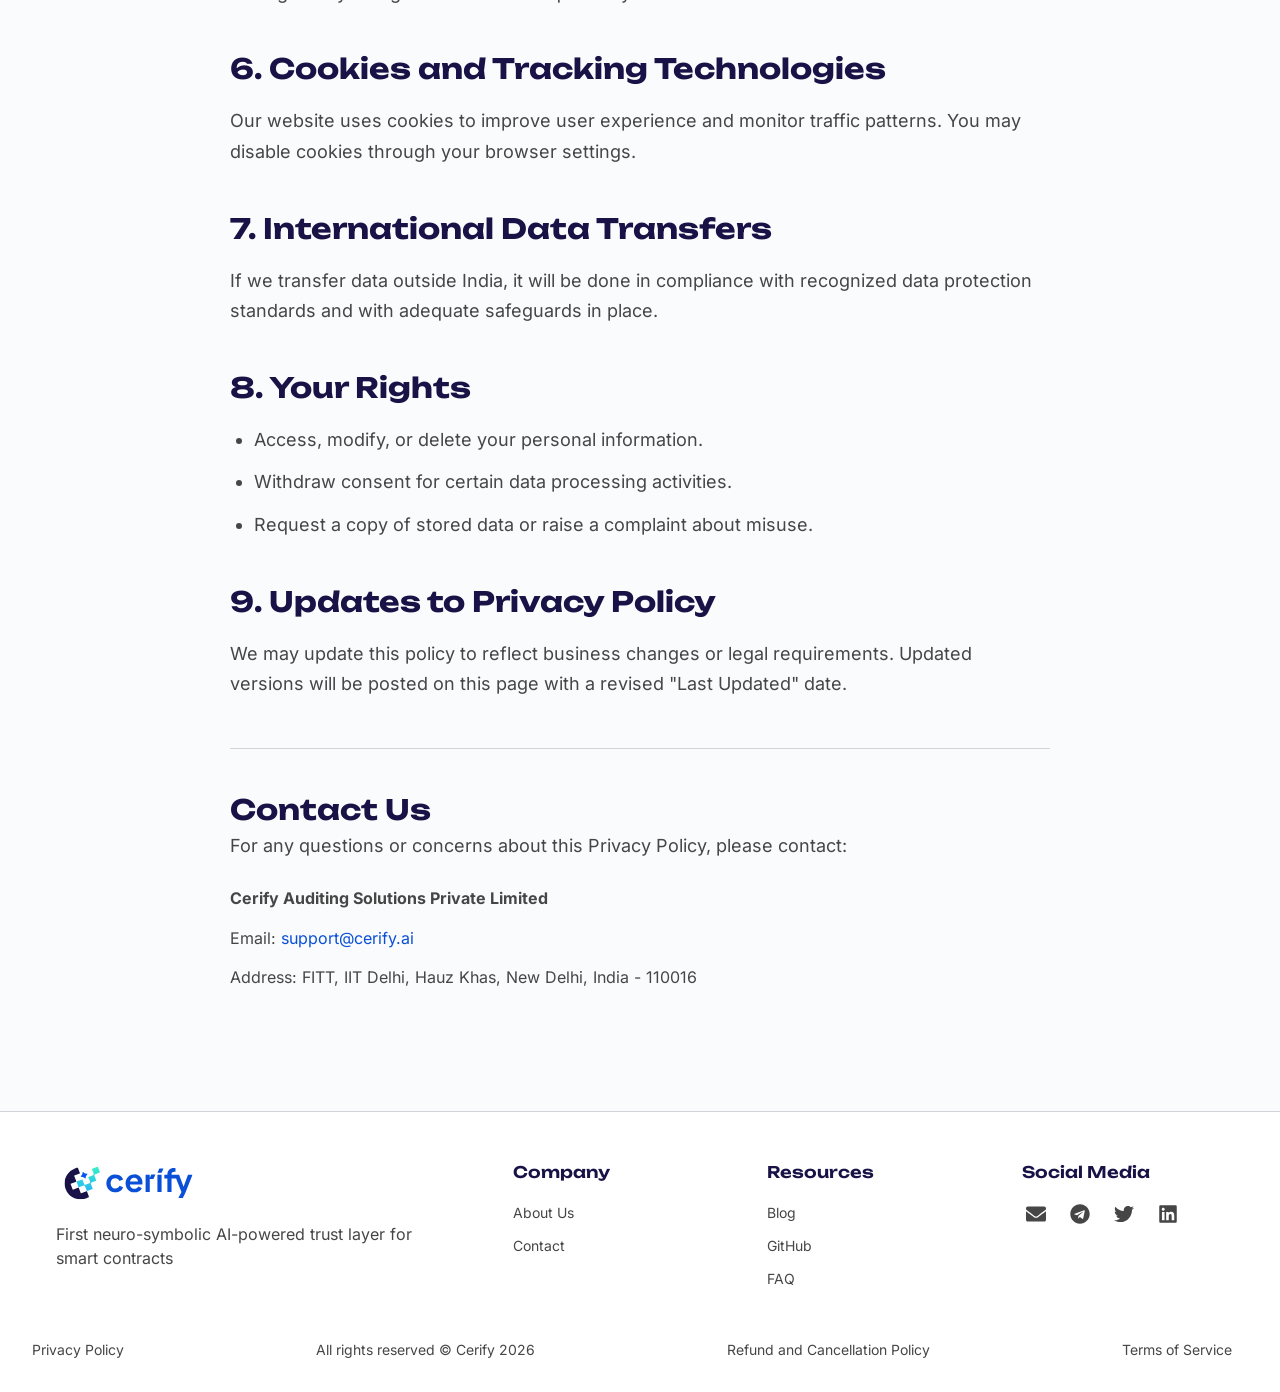
<file: policy.html>
<!DOCTYPE html><html lang="en"><head><meta charset="utf-8"><meta name="robots" content="noindex, nofollow"><meta http-equiv="Content-Security-Policy" content="default-src 'none'; script-src 'self' https://analytics.cerify.test:8443; style-src 'self'; img-src 'self'; font-src 'self'; frame-src https://www.google.com; connect-src https://analytics.cerify.test:8443; base-uri 'none'; form-action 'none'; object-src 'none'; upgrade-insecure-requests"><meta name="viewport" content="width=device-width, initial-scale=1"><title>Privacy Policy | Cerify</title><meta name="description" content="First neuro-symbolic AI-powered trust layer for smart contracts"><link rel="canonical" href="https://cerify.ai/policy"><meta property="og:type" content="website"><meta property="og:site_name" content="Cerify"><meta property="og:title" content="Privacy Policy | Cerify"><meta property="og:description" content="First neuro-symbolic AI-powered trust layer for smart contracts"><meta property="og:url" content="https://cerify.ai/policy"><meta name="twitter:card" content="summary_large_image"><link rel="icon" href="/favicon.ico" sizes="48x48"><link rel="apple-touch-icon" href="/apple-touch-icon.png"><script src="/theme-init.js"></script><script defer data-domain="cerify.test" src="https://analytics.cerify.test:8443/js/script.tagged-events.js"></script><link rel="stylesheet" href="/_astro/LegalDocument.FhfSs4PC.css"><link rel="stylesheet" href="/_astro/BaseLayout.CmeRSzD8.css"></head><body><div class="_siteLayout_afzkf_4"><div class="_pageContainer_afzkf_10"><div class="_navbarSpacer_1wv8j_5" data-navbar-spacer></div><nav class="_navbar_1wv8j_5" data-navbar><div class="_navContent_1wv8j_60"><a href="/" class="_logoLink_1wv8j_149"><svg width="153" height="46" viewBox="0 0 153 46" fill="none" xmlns="http://www.w3.org/2000/svg" class="_companyLogo_p34yz_4 _logo_1wv8j_149" role="img" aria-label="Cerify"><title>Cerify</title><mask id="navbar-logo-mask" maskUnits="userSpaceOnUse" x="8" y="6" width="129" height="34"><path d="M136.5 6.64418H8.5V39.356H136.5V6.64418Z" fill="white"></path></mask><g mask="url(#navbar-logo-mask)"><path d="M54.7035 31.1748C53.3612 30.4086 52.2492 29.2952 51.4838 27.9514C50.7168 26.5403 50.3149 24.9595 50.3149 23.3531C50.3149 21.7466 50.7168 20.1658 51.4838 18.7548C52.2504 17.4185 53.3627 16.3138 54.7035 15.5571C55.9212 14.8913 57.2687 14.4982 58.6529 14.4053C60.0373 14.3123 61.4252 14.5217 62.7206 15.0187C63.7421 15.4189 64.6687 16.0283 65.4413 16.8078C66.1339 17.5052 66.6754 18.338 67.0318 19.2544C67.0547 19.3153 67.0533 19.3826 67.0282 19.4425C67.0031 19.5024 66.956 19.5505 66.8966 19.5767L63.4805 21.0531C63.1606 20.2135 62.6007 19.487 61.8706 18.9643C61.12 18.4287 60.2165 18.1506 59.2949 18.1713C58.4416 18.1566 57.6021 18.3883 56.8768 18.8386C56.1655 19.2858 55.5907 19.9204 55.2155 20.6727C54.8191 21.5117 54.6136 22.4282 54.6136 23.3562C54.6136 24.2844 54.8191 25.2009 55.2155 26.0398C55.5873 26.7996 56.1625 27.4412 56.8768 27.8933C57.6031 28.3411 58.4421 28.5716 59.2949 28.5573C60.2141 28.5789 61.1163 28.3068 61.8706 27.7805C62.6143 27.2511 63.1765 26.5047 63.4805 25.6434L66.903 27.1938C66.9618 27.2207 67.0082 27.269 67.0327 27.3288C67.0573 27.3887 67.0581 27.4557 67.0351 27.5162C66.6851 28.4119 66.1534 29.2252 65.4735 29.9047C64.6992 30.6861 63.7733 31.3005 62.7528 31.7099C61.4541 32.2178 60.0595 32.4329 58.6682 32.3398C57.2769 32.2468 55.9233 31.8479 54.7035 31.1716V31.1748Z" fill="var(--logo-type)"></path><path d="M73.7574 31.1619C72.4479 30.3767 71.377 29.2488 70.6601 27.8997C69.9131 26.497 69.5321 24.928 69.5525 23.3386C69.5219 21.7319 69.908 20.1448 70.6729 18.7322C71.396 17.4182 72.455 16.3202 73.7413 15.5506C75.0552 14.7647 76.5608 14.3586 78.0912 14.3773C79.6872 14.3269 81.2651 14.728 82.6438 15.5345C83.8565 16.2701 84.8417 17.3279 85.4901 18.5904C86.1532 19.8933 86.4902 21.338 86.4721 22.8002C86.4723 23.1124 86.4563 23.4245 86.4238 23.735C86.3984 24.0107 86.34 24.2824 86.2499 24.5441H73.8508C73.9299 25.503 74.3061 26.4132 74.9269 27.1477C75.5477 27.8821 76.3821 28.4041 77.3136 28.641C78.245 28.8777 79.2271 28.8174 80.1227 28.4683C81.0181 28.1194 81.7826 27.4991 82.309 26.6941C82.3406 26.6405 82.3916 26.6009 82.4515 26.5836C82.5113 26.5662 82.5754 26.5723 82.631 26.6007L85.7863 28.1512C85.211 29.4302 84.2403 30.4903 83.0173 31.1748C81.6226 31.9885 80.0302 32.4002 78.4163 32.3642C76.7823 32.4017 75.1698 31.9855 73.7574 31.1619ZM75.4188 18.7322C74.6353 19.4144 74.1148 20.3494 73.9473 21.3754H82.0449C81.9921 20.3895 81.5551 19.4636 80.8279 18.7967C80.0789 18.1221 79.0981 17.764 78.0912 17.7973C77.117 17.7767 76.1681 18.1087 75.4188 18.7322Z" fill="var(--logo-type)"></path><path d="M99.2319 14.9285L97.4768 18.8643C97.4581 18.9056 97.4279 18.9406 97.3895 18.9652C97.3512 18.9898 97.3072 19.0029 97.2615 19.0029H94.0034C93.9373 19.0038 93.8737 19.0307 93.8272 19.0778C93.7815 19.1248 93.7554 19.1883 93.7554 19.2544V31.9903H89.605V14.7609H93.4945C93.5613 14.7609 93.6249 14.7874 93.6722 14.8346C93.7187 14.8817 93.7456 14.9456 93.7456 15.0123V17.9392L95.1818 14.7158C95.1998 14.6736 95.23 14.6377 95.2683 14.6125C95.3066 14.5873 95.3515 14.5739 95.3971 14.5739H99.0133C99.0549 14.573 99.0965 14.583 99.1332 14.6031C99.1707 14.6232 99.2017 14.6527 99.2237 14.6885C99.2458 14.7243 99.258 14.7653 99.2596 14.8074C99.2613 14.8495 99.2515 14.8912 99.2319 14.9285Z" fill="var(--logo-type)"></path><path d="M103.569 8.3945H107.171C107.213 8.39476 107.253 8.40523 107.29 8.425C107.326 8.44476 107.356 8.47318 107.379 8.5077C107.401 8.54223 107.414 8.58177 107.418 8.62278C107.421 8.66379 107.414 8.70497 107.397 8.74263L105.639 12.672C105.619 12.7153 105.588 12.752 105.548 12.7777C105.508 12.8034 105.461 12.8171 105.414 12.8171H101.431L103.343 8.52988C103.364 8.48844 103.397 8.45376 103.437 8.42983C103.477 8.40589 103.523 8.39365 103.569 8.3945Z" fill="var(--logo-type)"></path><path d="M101.682 14.7577H105.575V31.9839H101.431V15.0091C101.431 14.9424 101.458 14.8785 101.505 14.8313C101.551 14.7842 101.616 14.7577 101.682 14.7577Z" fill="var(--logo-type)"></path><path d="M136.504 14.7544L130.486 30.0014C130.486 30.0014 129.073 33.4667 128.438 34.8367C127.947 35.9195 127.4 36.9761 126.8 38.0021H122.337V37.9151C122.833 37.1028 123.377 36.1711 123.947 35.1042C124.517 34.0373 125.032 32.996 125.476 31.9968L120.203 18.6355C120.184 18.5899 120.152 18.5508 120.111 18.5234C120.071 18.4958 120.023 18.4809 119.973 18.4808H115.534V31.9807H111.39V18.7129C111.389 18.6473 111.363 18.5846 111.316 18.5383C111.27 18.4919 111.208 18.4655 111.142 18.4647H108.357V15.0026C108.357 14.9368 108.383 14.8736 108.429 14.8271C108.476 14.7806 108.539 14.7544 108.605 14.7544H111.39V14.1903C111.39 12.2208 111.983 10.7057 113.161 9.6291C114.339 8.55247 115.927 8.01737 117.904 8.01737C118.379 8.01389 118.855 8.05381 119.323 8.13663C119.381 8.14797 119.432 8.17905 119.468 8.22443C119.505 8.26981 119.524 8.32659 119.523 8.38484V11.7502C119.168 11.6917 118.808 11.6615 118.448 11.6599C117.687 11.6171 116.935 11.8329 116.313 12.2723C115.788 12.6882 115.53 13.3232 115.53 14.2064V14.7705H122.955C123.005 14.7728 123.053 14.79 123.094 14.8199C123.134 14.8498 123.164 14.8909 123.18 14.9382L127.579 26.6426L131.996 14.7544H136.504Z" fill="var(--logo-type)"></path><path d="M32.9704 36.6773C32.9932 36.7315 32.9959 36.792 32.9782 36.8482C32.9605 36.9043 32.9235 36.9522 32.8738 36.9835C32.6226 37.1415 32.3618 37.3059 32.0978 37.4251C32.0257 37.4685 31.9504 37.5062 31.8725 37.538C31.6045 37.6898 31.3283 37.8265 31.045 37.9473C31.0388 37.9499 31.0319 37.9499 31.0257 37.9473C30.8067 38.0505 30.5781 38.1408 30.3592 38.2246C30.0629 38.3342 29.7635 38.4469 29.4641 38.5469C29.023 38.6888 28.5658 38.8145 28.1182 38.9176L27.4421 39.0627C23.7274 39.778 19.8796 39.1352 16.5981 37.2511C16.1699 37.0093 15.7513 36.7449 15.336 36.4581C15.1589 36.3324 14.9786 36.2067 14.7983 36.0712C14.618 35.9359 14.4473 35.7973 14.2767 35.6587C13.9225 35.3653 13.578 35.0623 13.2496 34.7335C13.0629 34.5498 12.8858 34.3629 12.7087 34.1758C12.5316 33.9889 12.3513 33.7826 12.1935 33.5828C12.0358 33.3829 11.8716 33.1734 11.7041 32.9639C11.5367 32.7544 11.4015 32.5448 11.2502 32.3191C11.0988 32.0935 10.9282 31.8227 10.7608 31.5617C9.68459 29.728 8.96977 27.7047 8.65508 25.6014L8.63576 25.4725C8.61 25.2952 8.59712 25.118 8.57136 24.9374C8.25313 21.4259 9.09177 17.9066 10.9592 14.917C12.8266 11.9275 15.6202 9.6322 18.9131 8.38166C19.1175 8.29809 19.326 8.22493 19.5377 8.16246C19.564 8.14563 19.5937 8.13463 19.6246 8.13023C19.9821 8.0174 20.3395 7.91748 20.6904 7.82722C21.0413 7.73697 21.3053 7.69184 21.6209 7.63704C21.6795 7.62645 21.7399 7.63678 21.7917 7.66623C21.8435 7.69568 21.8833 7.74239 21.9042 7.79821L23.9455 13.1395C23.9573 13.1704 23.9628 13.2033 23.9618 13.2363C23.9606 13.2693 23.9529 13.3018 23.9392 13.3319C23.9254 13.3619 23.9057 13.3889 23.8814 13.4112C23.857 13.4335 23.8285 13.4507 23.7974 13.4618L18.369 15.5732C18.3067 15.5964 18.2562 15.6434 18.2284 15.7037C18.2007 15.7642 18.198 15.8331 18.2209 15.8956L20.3137 21.3303C20.3382 21.3911 20.3377 21.4591 20.3124 21.5194C20.287 21.5798 20.2389 21.6277 20.1785 21.6527L14.7307 23.7512C14.6996 23.7623 14.671 23.7795 14.6467 23.8019C14.6224 23.8242 14.6027 23.8511 14.5889 23.8812C14.5751 23.9112 14.5675 23.9437 14.5664 23.9767C14.5653 24.0098 14.5708 24.0426 14.5826 24.0735L16.6754 29.5116C16.6992 29.5732 16.7464 29.6231 16.8066 29.6503C16.8669 29.6774 16.9354 29.6797 16.9974 29.6565L22.4258 27.571C22.4557 27.5579 22.488 27.5511 22.5207 27.5509C22.5533 27.5506 22.5856 27.5571 22.6157 27.5698C22.6458 27.5824 22.673 27.601 22.6957 27.6245C22.7184 27.648 22.7361 27.6758 22.7478 27.7064L24.8342 33.154C24.8458 33.1846 24.8635 33.2124 24.8862 33.2359C24.9089 33.2593 24.9361 33.278 24.9662 33.2907C24.9963 33.3033 25.0287 33.3097 25.0613 33.3095C25.0939 33.3093 25.1262 33.3024 25.1561 33.2894L30.5975 31.2135C30.6281 31.2016 30.6607 31.196 30.6936 31.1969C30.7265 31.1977 30.7588 31.2051 30.7888 31.2186C30.8187 31.2321 30.8457 31.2514 30.8681 31.2755C30.8906 31.2995 30.908 31.3277 30.9194 31.3585L32.9704 36.6773Z" fill="var(--logo-mark)"></path><path d="M43.9206 12.2466C43.9325 12.2772 43.9381 12.31 43.9372 12.3428C43.9364 12.3757 43.929 12.4081 43.9155 12.4381C43.902 12.4681 43.8827 12.4951 43.8588 12.5175C43.8347 12.54 43.8065 12.5575 43.7757 12.5689L39.1876 14.3354C38.9028 14.444 38.672 14.6603 38.5449 14.9376C38.4179 15.215 38.4047 15.5312 38.5082 15.8182V15.8408L40.2727 20.4245C40.2958 20.4865 40.2935 20.5551 40.2663 20.6155C40.2392 20.6758 40.1894 20.723 40.1278 20.7469L35.5461 22.5069C35.2644 22.6229 35.0393 22.8448 34.919 23.1249C34.7986 23.405 34.7926 23.7213 34.9022 24.0058L36.6602 28.596C36.6822 28.6585 36.679 28.7271 36.6514 28.7873C36.6237 28.8475 36.5737 28.8945 36.5121 28.9184L31.0804 31.0136C31.0184 31.0359 30.9502 31.0332 30.8902 31.0061C30.8301 30.9791 30.7829 30.9297 30.7584 30.8686L29.0036 26.2816C28.8919 26.0007 28.676 25.7741 28.4011 25.6492C28.1263 25.5242 27.8138 25.5105 27.529 25.611H27.5033L22.9119 27.3711C22.8818 27.3836 22.8494 27.3899 22.8168 27.3897C22.7841 27.3894 22.7518 27.3827 22.7217 27.3698C22.6917 27.3569 22.6647 27.3381 22.642 27.3145C22.6194 27.2909 22.6017 27.263 22.5899 27.2325L20.5036 21.788C20.4805 21.726 20.4828 21.6574 20.51 21.5971C20.537 21.5367 20.5869 21.4895 20.6485 21.4657L26.0673 19.3801C26.1289 19.3577 26.1967 19.3599 26.2567 19.3863C26.3167 19.4127 26.3642 19.4613 26.3892 19.5219L28.1504 24.1089C28.2596 24.3935 28.4757 24.624 28.7525 24.7512C29.0293 24.8783 29.3448 24.8919 29.6315 24.7891H29.6572L33.3793 23.3514C33.6641 23.2428 33.8949 23.0265 34.0219 22.7492C34.149 22.4719 34.1621 22.1556 34.0586 21.8687V21.8461L32.2942 17.2591C32.2711 17.1971 32.2734 17.1285 32.3005 17.0681C32.3276 17.0078 32.3774 16.9606 32.4391 16.9367L37.0143 15.1734H37.0369C37.3178 15.0574 37.5423 14.8361 37.6626 14.5567C37.7829 14.2773 37.7894 13.9619 37.6808 13.6778L35.926 9.08757C35.9137 9.05694 35.9077 9.02414 35.9084 8.99113C35.909 8.95812 35.9163 8.92558 35.9298 8.89547C35.9434 8.86536 35.9629 8.83831 35.9871 8.81593C36.0113 8.79354 36.0399 8.7763 36.0709 8.76522L41.522 6.66029C41.5528 6.64849 41.5856 6.64297 41.6186 6.64406C41.6516 6.64515 41.6841 6.65283 41.714 6.66664C41.744 6.68045 41.7709 6.70012 41.7933 6.72449C41.8156 6.74887 41.8328 6.77745 41.8439 6.80857L43.9206 12.2466Z" fill="url(#navbar-logo-gradient)"></path><path d="M29.686 13.5102L31.2379 13.7713C31.2807 13.7787 31.3208 13.7972 31.3544 13.8248C31.388 13.8524 31.4137 13.8882 31.4293 13.9289C31.4449 13.9694 31.4497 14.0134 31.4432 14.0564C31.4367 14.0994 31.4193 14.14 31.3924 14.1742L30.4265 15.4055C30.1133 15.803 29.9051 16.2731 29.8212 16.7723L29.5572 18.3261C29.5503 18.3688 29.5324 18.4091 29.5052 18.4428C29.4779 18.4764 29.4423 18.5025 29.4019 18.5181C29.3615 18.5338 29.3177 18.5385 29.275 18.532C29.2322 18.5254 29.1918 18.5078 29.158 18.4808L27.9248 17.5137C27.5288 17.1979 27.059 16.9882 26.5596 16.9045L25.011 16.6434C24.9623 16.6422 24.915 16.6267 24.875 16.5987C24.835 16.5707 24.8042 16.5316 24.7863 16.4863C24.7684 16.4408 24.7643 16.3912 24.7745 16.3434C24.7847 16.2957 24.8087 16.252 24.8435 16.2179L25.8095 14.9833C26.1239 14.5936 26.3364 14.1316 26.4277 13.6391L26.6885 12.0854C26.6963 12.0428 26.7151 12.003 26.7429 11.9698C26.7706 11.9366 26.8065 11.9112 26.8469 11.8959C26.8875 11.8807 26.9312 11.8762 26.9739 11.8828C27.0167 11.8895 27.0569 11.9071 27.0909 11.9339L28.3241 12.9009C28.7189 13.2166 29.1877 13.4263 29.686 13.5102Z" fill="var(--logo-spark)"></path></g><defs><linearGradient id="navbar-logo-gradient" x1="32.2125" y1="6.64392" x2="32.2125" y2="31.0285" gradientUnits="userSpaceOnUse"><stop stop-color="var(--logo-gradient-start)"></stop><stop offset="1" stop-color="var(--logo-gradient-end)"></stop></linearGradient></defs></svg></a><div class="_navLinks_1wv8j_162"><a href="/product">Product</a><a href="/about">About</a><a href="/faq">Resources</a><a href="/contact">Contact</a></div><div class="_navActions_1wv8j_194"><button type="button" class="_themeToggle_168vv_4" aria-label="Toggle theme" data-theme-toggle><svg xmlns="http://www.w3.org/2000/svg" width="24" height="24" viewBox="0 0 24 24" fill="none" stroke="currentColor" stroke-width="2" stroke-linecap="round" stroke-linejoin="round" class="_icon_168vv_22 _moonIcon_168vv_28" aria-hidden="true"><path d="M20.985 12.486a9 9 0 1 1-9.473-9.472c.405-.022.617.46.402.803a6 6 0 0 0 8.268 8.268c.344-.215.825-.004.803.401"></path></svg><svg xmlns="http://www.w3.org/2000/svg" width="24" height="24" viewBox="0 0 24 24" fill="none" stroke="currentColor" stroke-width="2" stroke-linecap="round" stroke-linejoin="round" class="_icon_168vv_22 _sunIcon_168vv_32" aria-hidden="true"><circle cx="12" cy="12" r="4"></circle><path d="M12 2v2"></path><path d="M12 20v2"></path><path d="m4.93 4.93 1.41 1.41"></path><path d="m17.66 17.66 1.41 1.41"></path><path d="M2 12h2"></path><path d="M20 12h2"></path><path d="m6.34 17.66-1.41 1.41"></path><path d="m19.07 4.93-1.41 1.41"></path></svg></button><script type="module" src="/_astro/ThemeToggle.astro_astro_type_script_index_0_lang.COxu3r65.js"></script><div class="_navActionsCtas_1wv8j_331"><a href="https://sons-portrait-trace-rock.trycloudflare.com/login" class="_ctaButton_1wv8j_202 plausible-event-name=Login+Click"><span>Login/Signup</span></a><a href="/contact" class="_ctaButton_1wv8j_202"><span>Get started</span><img src="/_astro/icon-chevron-right.DM6zCgtI_CVRw2.svg" alt loading="lazy" decoding="async" width="16" height="16" class="_ctaButtonIcon_1wv8j_236"></a></div><button type="button" class="_mobileMenuButton_1wv8j_245" aria-label="Toggle menu" aria-expanded="false" aria-controls="mobile-menu" data-menu-button><span></span><span></span><span></span></button></div></div><div id="mobile-menu" class="_mobileMenu_1wv8j_245" data-menu hidden><a href="/product">Product</a><a href="/about">About</a><a href="/faq">Resources</a><a href="/contact">Contact</a><a href="/contact" class="_ctaButton_1wv8j_202 _mobileMenuCtaBlock_1wv8j_318">Get started</a><a href="https://sons-portrait-trace-rock.trycloudflare.com/login" class="_ctaButton_1wv8j_202 _mobileMenuCtaBlock_1wv8j_318">Login/Signup</a></div></nav><script type="module" src="/_astro/Navbar.astro_astro_type_script_index_0_lang.Csn_3lJw.js"></script><main><div class="_container_1ubpo_4"><div class="_header_1ubpo_12"><h1 class="_title_1ubpo_17">PRIVACY POLICY</h1><p class="_lastUpdated_1ubpo_26">Last Updated: October 30, 2025</p><p class="_intro_1ubpo_33">Cerify Auditing Solutions Private Limited (&quot;Cerify,&quot; &quot;we,&quot; &quot;our,&quot; or &quot;us&quot;) values your privacy. This Privacy Policy explains how we collect, use, store, and protect your personal data when you use our website and services.</p></div><div class="_content_1ubpo_42"><section class="_section_1ubpo_48"><h2 class="_sectionTitle_1ubpo_54">1. Information We Collect</h2><ul class="_list_1ubpo_70"><li class="_listItem_1ubpo_77">Personal Information (name, email address, contact number, company name, etc.) when you reach out to us or request our services.</li><li class="_listItem_1ubpo_77">Technical Data such as IP address, browser type, and device information.</li><li class="_listItem_1ubpo_77">Project-related data voluntarily shared for audit purposes (e.g., smart contract source code).</li></ul></section><section class="_section_1ubpo_48"><h2 class="_sectionTitle_1ubpo_54">2. Purpose of Collection</h2><ul class="_list_1ubpo_70"><li class="_listItem_1ubpo_77">Provide and improve our auditing services.</li><li class="_listItem_1ubpo_77">Respond to queries and manage client relationships.</li><li class="_listItem_1ubpo_77">Maintain communication regarding audits, deliverables, and updates.</li><li class="_listItem_1ubpo_77">Comply with legal and regulatory obligations.</li></ul></section><section class="_section_1ubpo_48"><h2 class="_sectionTitle_1ubpo_54">3. Data Retention</h2><p class="_text_1ubpo_62">Client data is retained only for as long as necessary to fulfill audit objectives, maintain records for compliance, or as required by law. Source code and sensitive information are deleted upon completion of the engagement unless otherwise agreed upon.</p></section><section class="_section_1ubpo_48"><h2 class="_sectionTitle_1ubpo_54">4. Data Security</h2><p class="_text_1ubpo_62">We implement strict security measures, including encryption, limited access controls, and secure storage systems to protect client information from unauthorized access, alteration, or destruction.</p></section><section class="_section_1ubpo_48"><h2 class="_sectionTitle_1ubpo_54">5. Sharing of Information</h2><ul class="_list_1ubpo_70"><li class="_listItem_1ubpo_77">Internal team members under confidentiality obligations.</li><li class="_listItem_1ubpo_77">Trusted partners or service providers assisting in operations under data protection agreements.</li><li class="_listItem_1ubpo_77">Regulatory or legal authorities if required by law.</li></ul></section><section class="_section_1ubpo_48"><h2 class="_sectionTitle_1ubpo_54">6. Cookies and Tracking Technologies</h2><p class="_text_1ubpo_62">Our website uses cookies to improve user experience and monitor traffic patterns. You may disable cookies through your browser settings.</p></section><section class="_section_1ubpo_48"><h2 class="_sectionTitle_1ubpo_54">7. International Data Transfers</h2><p class="_text_1ubpo_62">If we transfer data outside India, it will be done in compliance with recognized data protection standards and with adequate safeguards in place.</p></section><section class="_section_1ubpo_48"><h2 class="_sectionTitle_1ubpo_54">8. Your Rights</h2><ul class="_list_1ubpo_70"><li class="_listItem_1ubpo_77">Access, modify, or delete your personal information.</li><li class="_listItem_1ubpo_77">Withdraw consent for certain data processing activities.</li><li class="_listItem_1ubpo_77">Request a copy of stored data or raise a complaint about misuse.</li></ul></section><section class="_section_1ubpo_48"><h2 class="_sectionTitle_1ubpo_54">9. Updates to Privacy Policy</h2><p class="_text_1ubpo_62">We may update this policy to reflect business changes or legal requirements. Updated versions will be posted on this page with a revised &quot;Last Updated&quot; date.</p></section></div><div class="_contactSection_1ubpo_90"><h2 class="_sectionTitle_1ubpo_54">Contact Us</h2><p class="_text_1ubpo_62">For any questions or concerns about this Privacy Policy, please contact:</p><div class="_contactDetails_1ubpo_96"><p class="_contactItem_1ubpo_103"><strong>Cerify Auditing Solutions Private Limited</strong></p><p class="_contactItem_1ubpo_103">Email: <a href="mailto:support@cerify.ai" class="_link_1ubpo_111">support@cerify.ai</a></p><p class="_contactItem_1ubpo_103">Address: FITT, IIT Delhi, Hauz Khas, New Delhi, India - 110016</p></div></div></div></main></div><footer class="_footer_1x4z1_4"><div class="_footerMain_1x4z1_15"><div class="_footerGrid_1x4z1_21"><div class="_footerBrand_1x4z1_28"><a href="/" class="_footerLogo_1x4z1_34"><svg width="153" height="46" viewBox="0 0 153 46" fill="none" xmlns="http://www.w3.org/2000/svg" class="_companyLogo_p34yz_4" role="img" aria-label="cerify-logo"><title>cerify-logo</title><mask id="footer-logo-mask" maskUnits="userSpaceOnUse" x="8" y="6" width="129" height="34"><path d="M136.5 6.64418H8.5V39.356H136.5V6.64418Z" fill="white"></path></mask><g mask="url(#footer-logo-mask)"><path d="M54.7035 31.1748C53.3612 30.4086 52.2492 29.2952 51.4838 27.9514C50.7168 26.5403 50.3149 24.9595 50.3149 23.3531C50.3149 21.7466 50.7168 20.1658 51.4838 18.7548C52.2504 17.4185 53.3627 16.3138 54.7035 15.5571C55.9212 14.8913 57.2687 14.4982 58.6529 14.4053C60.0373 14.3123 61.4252 14.5217 62.7206 15.0187C63.7421 15.4189 64.6687 16.0283 65.4413 16.8078C66.1339 17.5052 66.6754 18.338 67.0318 19.2544C67.0547 19.3153 67.0533 19.3826 67.0282 19.4425C67.0031 19.5024 66.956 19.5505 66.8966 19.5767L63.4805 21.0531C63.1606 20.2135 62.6007 19.487 61.8706 18.9643C61.12 18.4287 60.2165 18.1506 59.2949 18.1713C58.4416 18.1566 57.6021 18.3883 56.8768 18.8386C56.1655 19.2858 55.5907 19.9204 55.2155 20.6727C54.8191 21.5117 54.6136 22.4282 54.6136 23.3562C54.6136 24.2844 54.8191 25.2009 55.2155 26.0398C55.5873 26.7996 56.1625 27.4412 56.8768 27.8933C57.6031 28.3411 58.4421 28.5716 59.2949 28.5573C60.2141 28.5789 61.1163 28.3068 61.8706 27.7805C62.6143 27.2511 63.1765 26.5047 63.4805 25.6434L66.903 27.1938C66.9618 27.2207 67.0082 27.269 67.0327 27.3288C67.0573 27.3887 67.0581 27.4557 67.0351 27.5162C66.6851 28.4119 66.1534 29.2252 65.4735 29.9047C64.6992 30.6861 63.7733 31.3005 62.7528 31.7099C61.4541 32.2178 60.0595 32.4329 58.6682 32.3398C57.2769 32.2468 55.9233 31.8479 54.7035 31.1716V31.1748Z" fill="var(--logo-type)"></path><path d="M73.7574 31.1619C72.4479 30.3767 71.377 29.2488 70.6601 27.8997C69.9131 26.497 69.5321 24.928 69.5525 23.3386C69.5219 21.7319 69.908 20.1448 70.6729 18.7322C71.396 17.4182 72.455 16.3202 73.7413 15.5506C75.0552 14.7647 76.5608 14.3586 78.0912 14.3773C79.6872 14.3269 81.2651 14.728 82.6438 15.5345C83.8565 16.2701 84.8417 17.3279 85.4901 18.5904C86.1532 19.8933 86.4902 21.338 86.4721 22.8002C86.4723 23.1124 86.4563 23.4245 86.4238 23.735C86.3984 24.0107 86.34 24.2824 86.2499 24.5441H73.8508C73.9299 25.503 74.3061 26.4132 74.9269 27.1477C75.5477 27.8821 76.3821 28.4041 77.3136 28.641C78.245 28.8777 79.2271 28.8174 80.1227 28.4683C81.0181 28.1194 81.7826 27.4991 82.309 26.6941C82.3406 26.6405 82.3916 26.6009 82.4515 26.5836C82.5113 26.5662 82.5754 26.5723 82.631 26.6007L85.7863 28.1512C85.211 29.4302 84.2403 30.4903 83.0173 31.1748C81.6226 31.9885 80.0302 32.4002 78.4163 32.3642C76.7823 32.4017 75.1698 31.9855 73.7574 31.1619ZM75.4188 18.7322C74.6353 19.4144 74.1148 20.3494 73.9473 21.3754H82.0449C81.9921 20.3895 81.5551 19.4636 80.8279 18.7967C80.0789 18.1221 79.0981 17.764 78.0912 17.7973C77.117 17.7767 76.1681 18.1087 75.4188 18.7322Z" fill="var(--logo-type)"></path><path d="M99.2319 14.9285L97.4768 18.8643C97.4581 18.9056 97.4279 18.9406 97.3895 18.9652C97.3512 18.9898 97.3072 19.0029 97.2615 19.0029H94.0034C93.9373 19.0038 93.8737 19.0307 93.8272 19.0778C93.7815 19.1248 93.7554 19.1883 93.7554 19.2544V31.9903H89.605V14.7609H93.4945C93.5613 14.7609 93.6249 14.7874 93.6722 14.8346C93.7187 14.8817 93.7456 14.9456 93.7456 15.0123V17.9392L95.1818 14.7158C95.1998 14.6736 95.23 14.6377 95.2683 14.6125C95.3066 14.5873 95.3515 14.5739 95.3971 14.5739H99.0133C99.0549 14.573 99.0965 14.583 99.1332 14.6031C99.1707 14.6232 99.2017 14.6527 99.2237 14.6885C99.2458 14.7243 99.258 14.7653 99.2596 14.8074C99.2613 14.8495 99.2515 14.8912 99.2319 14.9285Z" fill="var(--logo-type)"></path><path d="M103.569 8.3945H107.171C107.213 8.39476 107.253 8.40523 107.29 8.425C107.326 8.44476 107.356 8.47318 107.379 8.5077C107.401 8.54223 107.414 8.58177 107.418 8.62278C107.421 8.66379 107.414 8.70497 107.397 8.74263L105.639 12.672C105.619 12.7153 105.588 12.752 105.548 12.7777C105.508 12.8034 105.461 12.8171 105.414 12.8171H101.431L103.343 8.52988C103.364 8.48844 103.397 8.45376 103.437 8.42983C103.477 8.40589 103.523 8.39365 103.569 8.3945Z" fill="var(--logo-type)"></path><path d="M101.682 14.7577H105.575V31.9839H101.431V15.0091C101.431 14.9424 101.458 14.8785 101.505 14.8313C101.551 14.7842 101.616 14.7577 101.682 14.7577Z" fill="var(--logo-type)"></path><path d="M136.504 14.7544L130.486 30.0014C130.486 30.0014 129.073 33.4667 128.438 34.8367C127.947 35.9195 127.4 36.9761 126.8 38.0021H122.337V37.9151C122.833 37.1028 123.377 36.1711 123.947 35.1042C124.517 34.0373 125.032 32.996 125.476 31.9968L120.203 18.6355C120.184 18.5899 120.152 18.5508 120.111 18.5234C120.071 18.4958 120.023 18.4809 119.973 18.4808H115.534V31.9807H111.39V18.7129C111.389 18.6473 111.363 18.5846 111.316 18.5383C111.27 18.4919 111.208 18.4655 111.142 18.4647H108.357V15.0026C108.357 14.9368 108.383 14.8736 108.429 14.8271C108.476 14.7806 108.539 14.7544 108.605 14.7544H111.39V14.1903C111.39 12.2208 111.983 10.7057 113.161 9.6291C114.339 8.55247 115.927 8.01737 117.904 8.01737C118.379 8.01389 118.855 8.05381 119.323 8.13663C119.381 8.14797 119.432 8.17905 119.468 8.22443C119.505 8.26981 119.524 8.32659 119.523 8.38484V11.7502C119.168 11.6917 118.808 11.6615 118.448 11.6599C117.687 11.6171 116.935 11.8329 116.313 12.2723C115.788 12.6882 115.53 13.3232 115.53 14.2064V14.7705H122.955C123.005 14.7728 123.053 14.79 123.094 14.8199C123.134 14.8498 123.164 14.8909 123.18 14.9382L127.579 26.6426L131.996 14.7544H136.504Z" fill="var(--logo-type)"></path><path d="M32.9704 36.6773C32.9932 36.7315 32.9959 36.792 32.9782 36.8482C32.9605 36.9043 32.9235 36.9522 32.8738 36.9835C32.6226 37.1415 32.3618 37.3059 32.0978 37.4251C32.0257 37.4685 31.9504 37.5062 31.8725 37.538C31.6045 37.6898 31.3283 37.8265 31.045 37.9473C31.0388 37.9499 31.0319 37.9499 31.0257 37.9473C30.8067 38.0505 30.5781 38.1408 30.3592 38.2246C30.0629 38.3342 29.7635 38.4469 29.4641 38.5469C29.023 38.6888 28.5658 38.8145 28.1182 38.9176L27.4421 39.0627C23.7274 39.778 19.8796 39.1352 16.5981 37.2511C16.1699 37.0093 15.7513 36.7449 15.336 36.4581C15.1589 36.3324 14.9786 36.2067 14.7983 36.0712C14.618 35.9359 14.4473 35.7973 14.2767 35.6587C13.9225 35.3653 13.578 35.0623 13.2496 34.7335C13.0629 34.5498 12.8858 34.3629 12.7087 34.1758C12.5316 33.9889 12.3513 33.7826 12.1935 33.5828C12.0358 33.3829 11.8716 33.1734 11.7041 32.9639C11.5367 32.7544 11.4015 32.5448 11.2502 32.3191C11.0988 32.0935 10.9282 31.8227 10.7608 31.5617C9.68459 29.728 8.96977 27.7047 8.65508 25.6014L8.63576 25.4725C8.61 25.2952 8.59712 25.118 8.57136 24.9374C8.25313 21.4259 9.09177 17.9066 10.9592 14.917C12.8266 11.9275 15.6202 9.6322 18.9131 8.38166C19.1175 8.29809 19.326 8.22493 19.5377 8.16246C19.564 8.14563 19.5937 8.13463 19.6246 8.13023C19.9821 8.0174 20.3395 7.91748 20.6904 7.82722C21.0413 7.73697 21.3053 7.69184 21.6209 7.63704C21.6795 7.62645 21.7399 7.63678 21.7917 7.66623C21.8435 7.69568 21.8833 7.74239 21.9042 7.79821L23.9455 13.1395C23.9573 13.1704 23.9628 13.2033 23.9618 13.2363C23.9606 13.2693 23.9529 13.3018 23.9392 13.3319C23.9254 13.3619 23.9057 13.3889 23.8814 13.4112C23.857 13.4335 23.8285 13.4507 23.7974 13.4618L18.369 15.5732C18.3067 15.5964 18.2562 15.6434 18.2284 15.7037C18.2007 15.7642 18.198 15.8331 18.2209 15.8956L20.3137 21.3303C20.3382 21.3911 20.3377 21.4591 20.3124 21.5194C20.287 21.5798 20.2389 21.6277 20.1785 21.6527L14.7307 23.7512C14.6996 23.7623 14.671 23.7795 14.6467 23.8019C14.6224 23.8242 14.6027 23.8511 14.5889 23.8812C14.5751 23.9112 14.5675 23.9437 14.5664 23.9767C14.5653 24.0098 14.5708 24.0426 14.5826 24.0735L16.6754 29.5116C16.6992 29.5732 16.7464 29.6231 16.8066 29.6503C16.8669 29.6774 16.9354 29.6797 16.9974 29.6565L22.4258 27.571C22.4557 27.5579 22.488 27.5511 22.5207 27.5509C22.5533 27.5506 22.5856 27.5571 22.6157 27.5698C22.6458 27.5824 22.673 27.601 22.6957 27.6245C22.7184 27.648 22.7361 27.6758 22.7478 27.7064L24.8342 33.154C24.8458 33.1846 24.8635 33.2124 24.8862 33.2359C24.9089 33.2593 24.9361 33.278 24.9662 33.2907C24.9963 33.3033 25.0287 33.3097 25.0613 33.3095C25.0939 33.3093 25.1262 33.3024 25.1561 33.2894L30.5975 31.2135C30.6281 31.2016 30.6607 31.196 30.6936 31.1969C30.7265 31.1977 30.7588 31.2051 30.7888 31.2186C30.8187 31.2321 30.8457 31.2514 30.8681 31.2755C30.8906 31.2995 30.908 31.3277 30.9194 31.3585L32.9704 36.6773Z" fill="var(--logo-mark)"></path><path d="M43.9206 12.2466C43.9325 12.2772 43.9381 12.31 43.9372 12.3428C43.9364 12.3757 43.929 12.4081 43.9155 12.4381C43.902 12.4681 43.8827 12.4951 43.8588 12.5175C43.8347 12.54 43.8065 12.5575 43.7757 12.5689L39.1876 14.3354C38.9028 14.444 38.672 14.6603 38.5449 14.9376C38.4179 15.215 38.4047 15.5312 38.5082 15.8182V15.8408L40.2727 20.4245C40.2958 20.4865 40.2935 20.5551 40.2663 20.6155C40.2392 20.6758 40.1894 20.723 40.1278 20.7469L35.5461 22.5069C35.2644 22.6229 35.0393 22.8448 34.919 23.1249C34.7986 23.405 34.7926 23.7213 34.9022 24.0058L36.6602 28.596C36.6822 28.6585 36.679 28.7271 36.6514 28.7873C36.6237 28.8475 36.5737 28.8945 36.5121 28.9184L31.0804 31.0136C31.0184 31.0359 30.9502 31.0332 30.8902 31.0061C30.8301 30.9791 30.7829 30.9297 30.7584 30.8686L29.0036 26.2816C28.8919 26.0007 28.676 25.7741 28.4011 25.6492C28.1263 25.5242 27.8138 25.5105 27.529 25.611H27.5033L22.9119 27.3711C22.8818 27.3836 22.8494 27.3899 22.8168 27.3897C22.7841 27.3894 22.7518 27.3827 22.7217 27.3698C22.6917 27.3569 22.6647 27.3381 22.642 27.3145C22.6194 27.2909 22.6017 27.263 22.5899 27.2325L20.5036 21.788C20.4805 21.726 20.4828 21.6574 20.51 21.5971C20.537 21.5367 20.5869 21.4895 20.6485 21.4657L26.0673 19.3801C26.1289 19.3577 26.1967 19.3599 26.2567 19.3863C26.3167 19.4127 26.3642 19.4613 26.3892 19.5219L28.1504 24.1089C28.2596 24.3935 28.4757 24.624 28.7525 24.7512C29.0293 24.8783 29.3448 24.8919 29.6315 24.7891H29.6572L33.3793 23.3514C33.6641 23.2428 33.8949 23.0265 34.0219 22.7492C34.149 22.4719 34.1621 22.1556 34.0586 21.8687V21.8461L32.2942 17.2591C32.2711 17.1971 32.2734 17.1285 32.3005 17.0681C32.3276 17.0078 32.3774 16.9606 32.4391 16.9367L37.0143 15.1734H37.0369C37.3178 15.0574 37.5423 14.8361 37.6626 14.5567C37.7829 14.2773 37.7894 13.9619 37.6808 13.6778L35.926 9.08757C35.9137 9.05694 35.9077 9.02414 35.9084 8.99113C35.909 8.95812 35.9163 8.92558 35.9298 8.89547C35.9434 8.86536 35.9629 8.83831 35.9871 8.81593C36.0113 8.79354 36.0399 8.7763 36.0709 8.76522L41.522 6.66029C41.5528 6.64849 41.5856 6.64297 41.6186 6.64406C41.6516 6.64515 41.6841 6.65283 41.714 6.66664C41.744 6.68045 41.7709 6.70012 41.7933 6.72449C41.8156 6.74887 41.8328 6.77745 41.8439 6.80857L43.9206 12.2466Z" fill="url(#footer-logo-gradient)"></path><path d="M29.686 13.5102L31.2379 13.7713C31.2807 13.7787 31.3208 13.7972 31.3544 13.8248C31.388 13.8524 31.4137 13.8882 31.4293 13.9289C31.4449 13.9694 31.4497 14.0134 31.4432 14.0564C31.4367 14.0994 31.4193 14.14 31.3924 14.1742L30.4265 15.4055C30.1133 15.803 29.9051 16.2731 29.8212 16.7723L29.5572 18.3261C29.5503 18.3688 29.5324 18.4091 29.5052 18.4428C29.4779 18.4764 29.4423 18.5025 29.4019 18.5181C29.3615 18.5338 29.3177 18.5385 29.275 18.532C29.2322 18.5254 29.1918 18.5078 29.158 18.4808L27.9248 17.5137C27.5288 17.1979 27.059 16.9882 26.5596 16.9045L25.011 16.6434C24.9623 16.6422 24.915 16.6267 24.875 16.5987C24.835 16.5707 24.8042 16.5316 24.7863 16.4863C24.7684 16.4408 24.7643 16.3912 24.7745 16.3434C24.7847 16.2957 24.8087 16.252 24.8435 16.2179L25.8095 14.9833C26.1239 14.5936 26.3364 14.1316 26.4277 13.6391L26.6885 12.0854C26.6963 12.0428 26.7151 12.003 26.7429 11.9698C26.7706 11.9366 26.8065 11.9112 26.8469 11.8959C26.8875 11.8807 26.9312 11.8762 26.9739 11.8828C27.0167 11.8895 27.0569 11.9071 27.0909 11.9339L28.3241 12.9009C28.7189 13.2166 29.1877 13.4263 29.686 13.5102Z" fill="var(--logo-spark)"></path></g><defs><linearGradient id="footer-logo-gradient" x1="32.2125" y1="6.64392" x2="32.2125" y2="31.0285" gradientUnits="userSpaceOnUse"><stop stop-color="var(--logo-gradient-start)"></stop><stop offset="1" stop-color="var(--logo-gradient-end)"></stop></linearGradient></defs></svg></a><p class="_footerDescription_1x4z1_47">First neuro-symbolic AI-powered trust layer for smart contracts</p></div><div class="_footerLinks_1x4z1_55"><h3 class="_linksTitle_1x4z1_61">Company</h3><ul class="_linksList_1x4z1_68"><li><a href="/about" class="_footerLink_1x4z1_55">About Us</a></li><li><a href="/contact" class="_footerLink_1x4z1_55">Contact</a></li></ul></div><div class="_footerLinks_1x4z1_55"><h3 class="_linksTitle_1x4z1_61">Resources</h3><ul class="_linksList_1x4z1_68"><li><a href="/faq" class="_footerLink_1x4z1_55">Blog</a></li><li><!-- target and rel come last so a caller cannot weaken them. --><a href="https://github.com/Cerify-Systems" class="_footerLink_1x4z1_55" target="_blank" rel="noopener noreferrer">GitHub</a></li><li><a href="/faq" class="_footerLink_1x4z1_55">FAQ</a></li></ul></div><div class="_footerSocial_1x4z1_94"><h3 class="_linksTitle_1x4z1_61">Social Media</h3><div class="_socialIcons_1x4z1_100"><!-- target and rel come last so a caller cannot weaken them. --><a href="mailto:support@cerify.ai" class="_socialIconLink_1x4z1_106" aria-label="Email" target="_blank" rel="noopener noreferrer"><span class="_socialIcon_1x4z1_100"><svg xmlns="http://www.w3.org/2000/svg" width="20" height="20" viewBox="0 0 512 512" fill="currentColor" aria-hidden="true"><path d="M502.3 190.8c3.9-3.1 9.7-.2 9.7 4.7V400c0 26.5-21.5 48-48 48H48c-26.5 0-48-21.5-48-48V195.6c0-5 5.7-7.8 9.7-4.7 22.4 17.4 52.1 39.5 154.1 113.6 21.1 15.4 56.7 47.8 92.2 47.6 35.7.3 72-32.8 92.3-47.6 102-74.1 131.6-96.3 154-113.7zM256 320c23.2.4 56.6-29.2 73.4-41.4 132.7-96.3 142.8-104.7 173.4-128.7 5.8-4.5 9.2-11.5 9.2-18.9v-19c0-26.5-21.5-48-48-48H48C21.5 64 0 85.5 0 112v19c0 7.4 3.4 14.3 9.2 18.9 30.6 23.9 40.7 32.4 173.4 128.7 16.8 12.2 50.2 41.8 73.4 41.4z"></path></svg></span></a><!-- target and rel come last so a caller cannot weaken them. --><a href="https://t.me/cerifyai" class="_socialIconLink_1x4z1_106" aria-label="Telegram" target="_blank" rel="noopener noreferrer"><span class="_socialIcon_1x4z1_100"><svg xmlns="http://www.w3.org/2000/svg" width="20" height="20" viewBox="0 0 496 512" fill="currentColor" aria-hidden="true"><path d="M248 8C111 8 0 119 0 256s111 248 248 248 248-111 248-248S385 8 248 8zm121.8 169.9l-40.7 191.8c-3 13.6-11.1 16.9-22.4 10.5l-62-45.7-29.9 28.8c-3.3 3.3-6.1 6.1-12.5 6.1l4.4-63.1 114.9-103.8c5-4.4-1.1-6.9-7.7-2.5l-142 89.4-61.2-19.1c-13.3-4.2-13.6-13.3 2.8-19.7l239.1-92.2c11.1-4 20.8 2.7 17.2 19.5z"></path></svg></span></a><!-- target and rel come last so a caller cannot weaken them. --><a href="https://x.com/CerifyAI" class="_socialIconLink_1x4z1_106" aria-label="Twitter" target="_blank" rel="noopener noreferrer"><span class="_socialIcon_1x4z1_100"><svg xmlns="http://www.w3.org/2000/svg" width="20" height="20" viewBox="0 0 512 512" fill="currentColor" aria-hidden="true"><path d="M459.37 151.716c.325 4.548.325 9.097.325 13.645 0 138.72-105.583 298.558-298.558 298.558-59.452 0-114.68-17.219-161.137-47.106 8.447.974 16.568 1.299 25.34 1.299 49.055 0 94.213-16.568 130.274-44.832-46.132-.975-84.792-31.188-98.112-72.772 6.498.974 12.995 1.624 19.818 1.624 9.421 0 18.843-1.3 27.614-3.573-48.081-9.747-84.143-51.98-84.143-102.985v-1.299c13.969 7.797 30.214 12.67 47.431 13.319-28.264-18.843-46.781-51.005-46.781-87.391 0-19.492 5.197-37.36 14.294-52.954 51.655 63.675 129.3 105.258 216.365 109.807-1.624-7.797-2.599-15.918-2.599-24.04 0-57.828 46.782-104.934 104.934-104.934 30.213 0 57.502 12.67 76.67 33.137 23.715-4.548 46.456-13.32 66.599-25.34-7.798 24.366-24.366 44.833-46.132 57.827 21.117-2.273 41.584-8.122 60.426-16.243-14.292 20.791-32.161 39.308-52.628 54.253z"></path></svg></span></a><!-- target and rel come last so a caller cannot weaken them. --><a href="https://www.linkedin.com/company/cerifyai" class="_socialIconLink_1x4z1_106" aria-label="LinkedIn" target="_blank" rel="noopener noreferrer"><span class="_socialIcon_1x4z1_100"><svg xmlns="http://www.w3.org/2000/svg" width="20" height="20" viewBox="0 0 448 512" fill="currentColor" aria-hidden="true"><path d="M416 32H31.9C14.3 32 0 46.5 0 64.3v383.4C0 465.5 14.3 480 31.9 480H416c17.6 0 32-14.5 32-32.3V64.3c0-17.8-14.4-32.3-32-32.3zM135.4 416H69V202.2h66.5V416zm-33.2-243c-21.3 0-38.5-17.3-38.5-38.5S80.9 96 102.2 96c21.2 0 38.5 17.3 38.5 38.5 0 21.3-17.2 38.5-38.5 38.5zm282.1 243h-66.4V312c0-24.8-.5-56.7-34.5-56.7-34.6 0-39.9 27-39.9 54.9V416h-66.4V202.2h63.7v29.2h.9c8.9-16.8 30.6-34.5 62.9-34.5 67.2 0 79.7 44.3 79.7 101.9V416z"></path></svg></span></a></div></div></div></div><div class="_footerBottom_1x4z1_130"><div class="_footerBottomContent_1x4z1_134"><div class="_footerLinksBottom_1x4z1_142"><a href="/policy" class="_footerLinkBottom_1x4z1_150">Privacy Policy</a><span class="_footerLinkBottom_1x4z1_150">All rights reserved © Cerify 2026</span><a href="/refund-cancellation" class="_footerLinkBottom_1x4z1_150">Refund and Cancellation Policy</a><a href="/terms" class="_footerLinkBottom_1x4z1_150">Terms of Service</a></div></div></div></footer></div><a href="https://sons-portrait-trace-rock.trycloudflare.com/" class="_fab_l4a49_4 plausible-event-name=Audit+Now+Click"><span class="_fabText_l4a49_33">Audit Now</span><span class="_fabIcon_l4a49_38" aria-hidden="true">→</span></a></body></html>
</file>
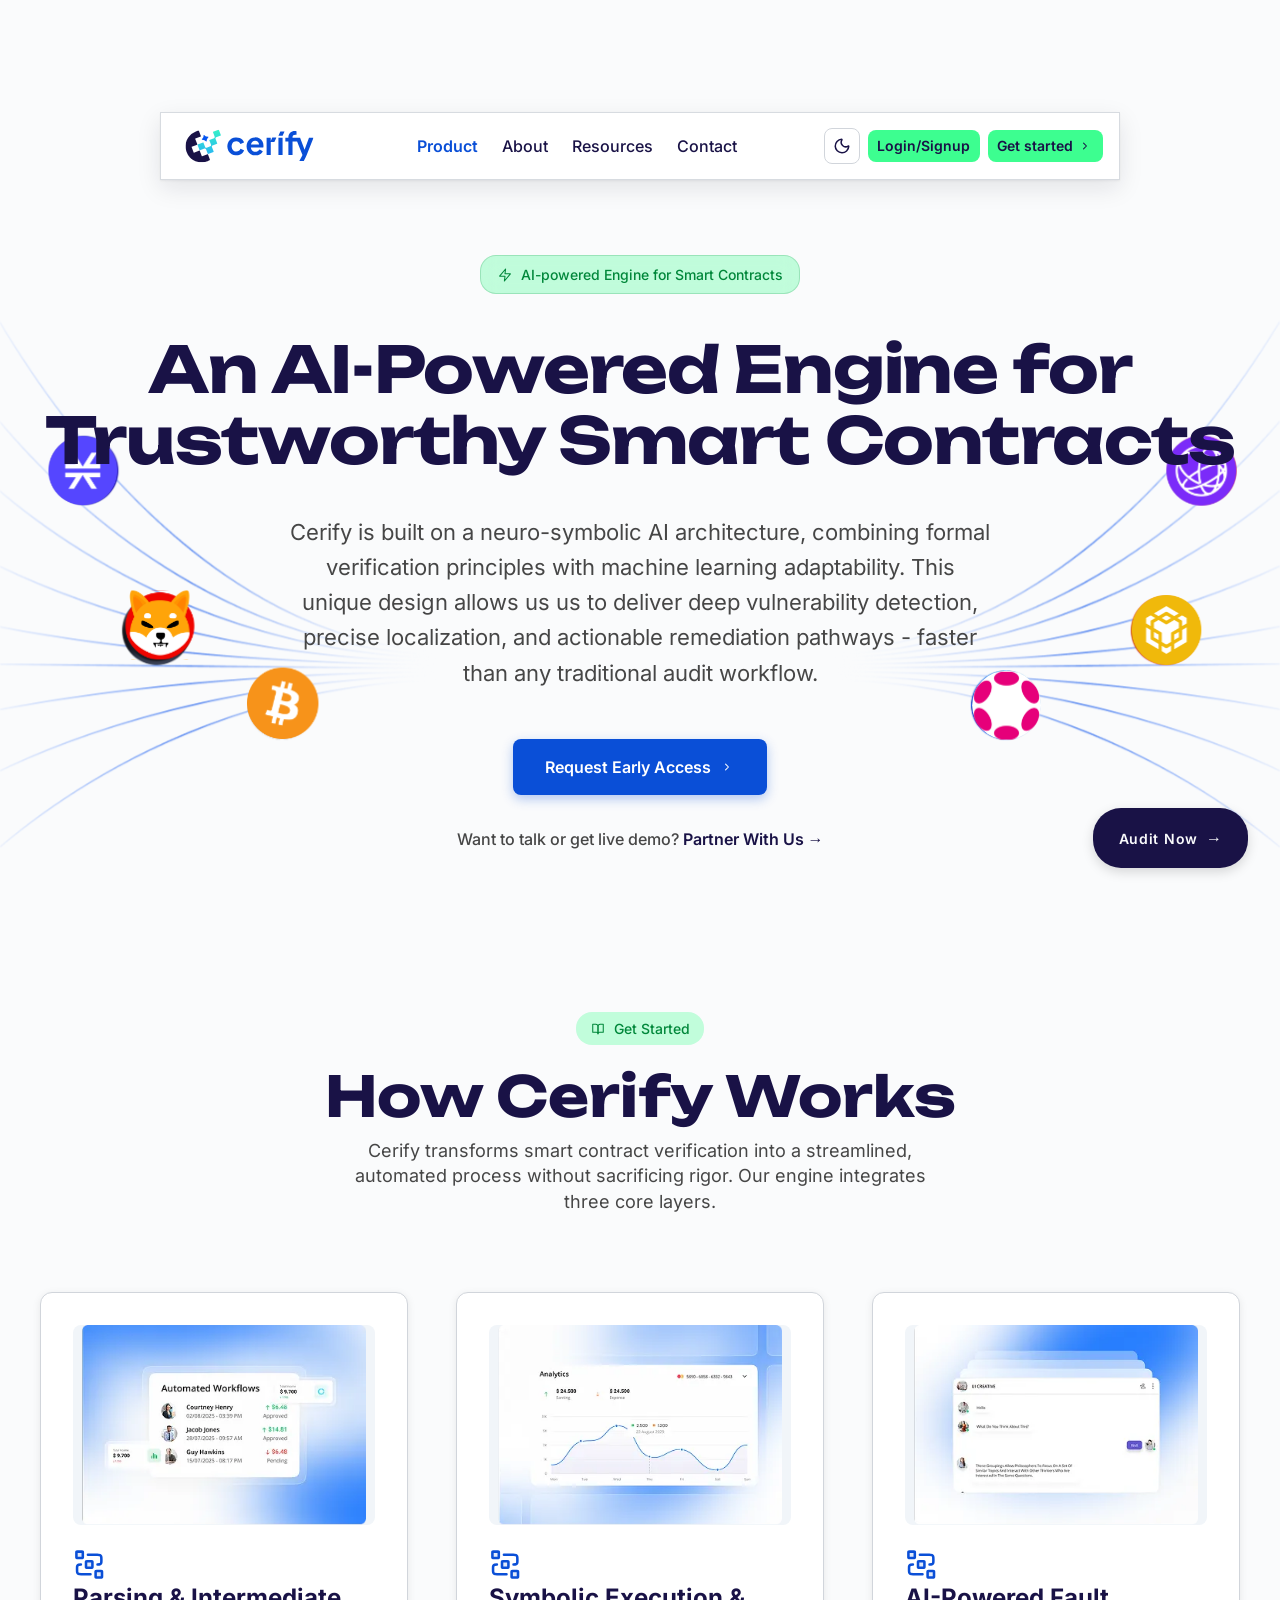
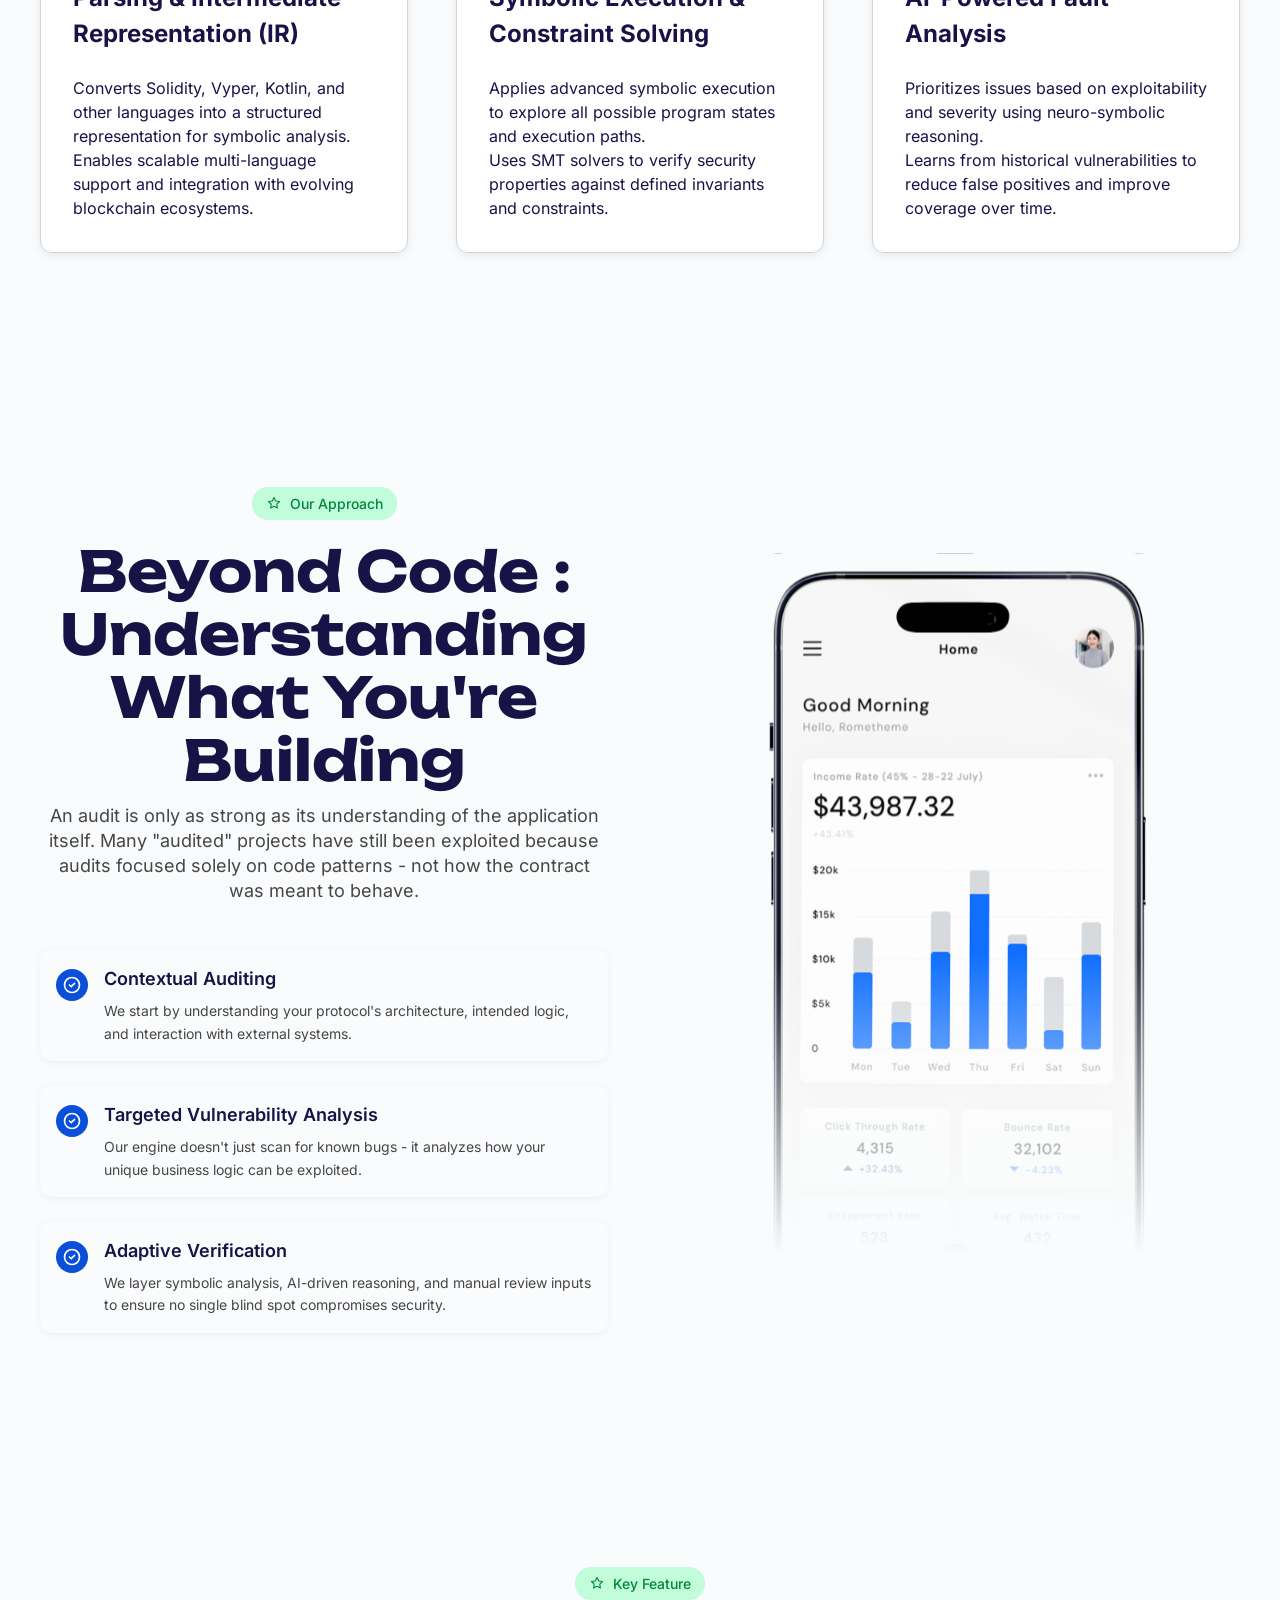
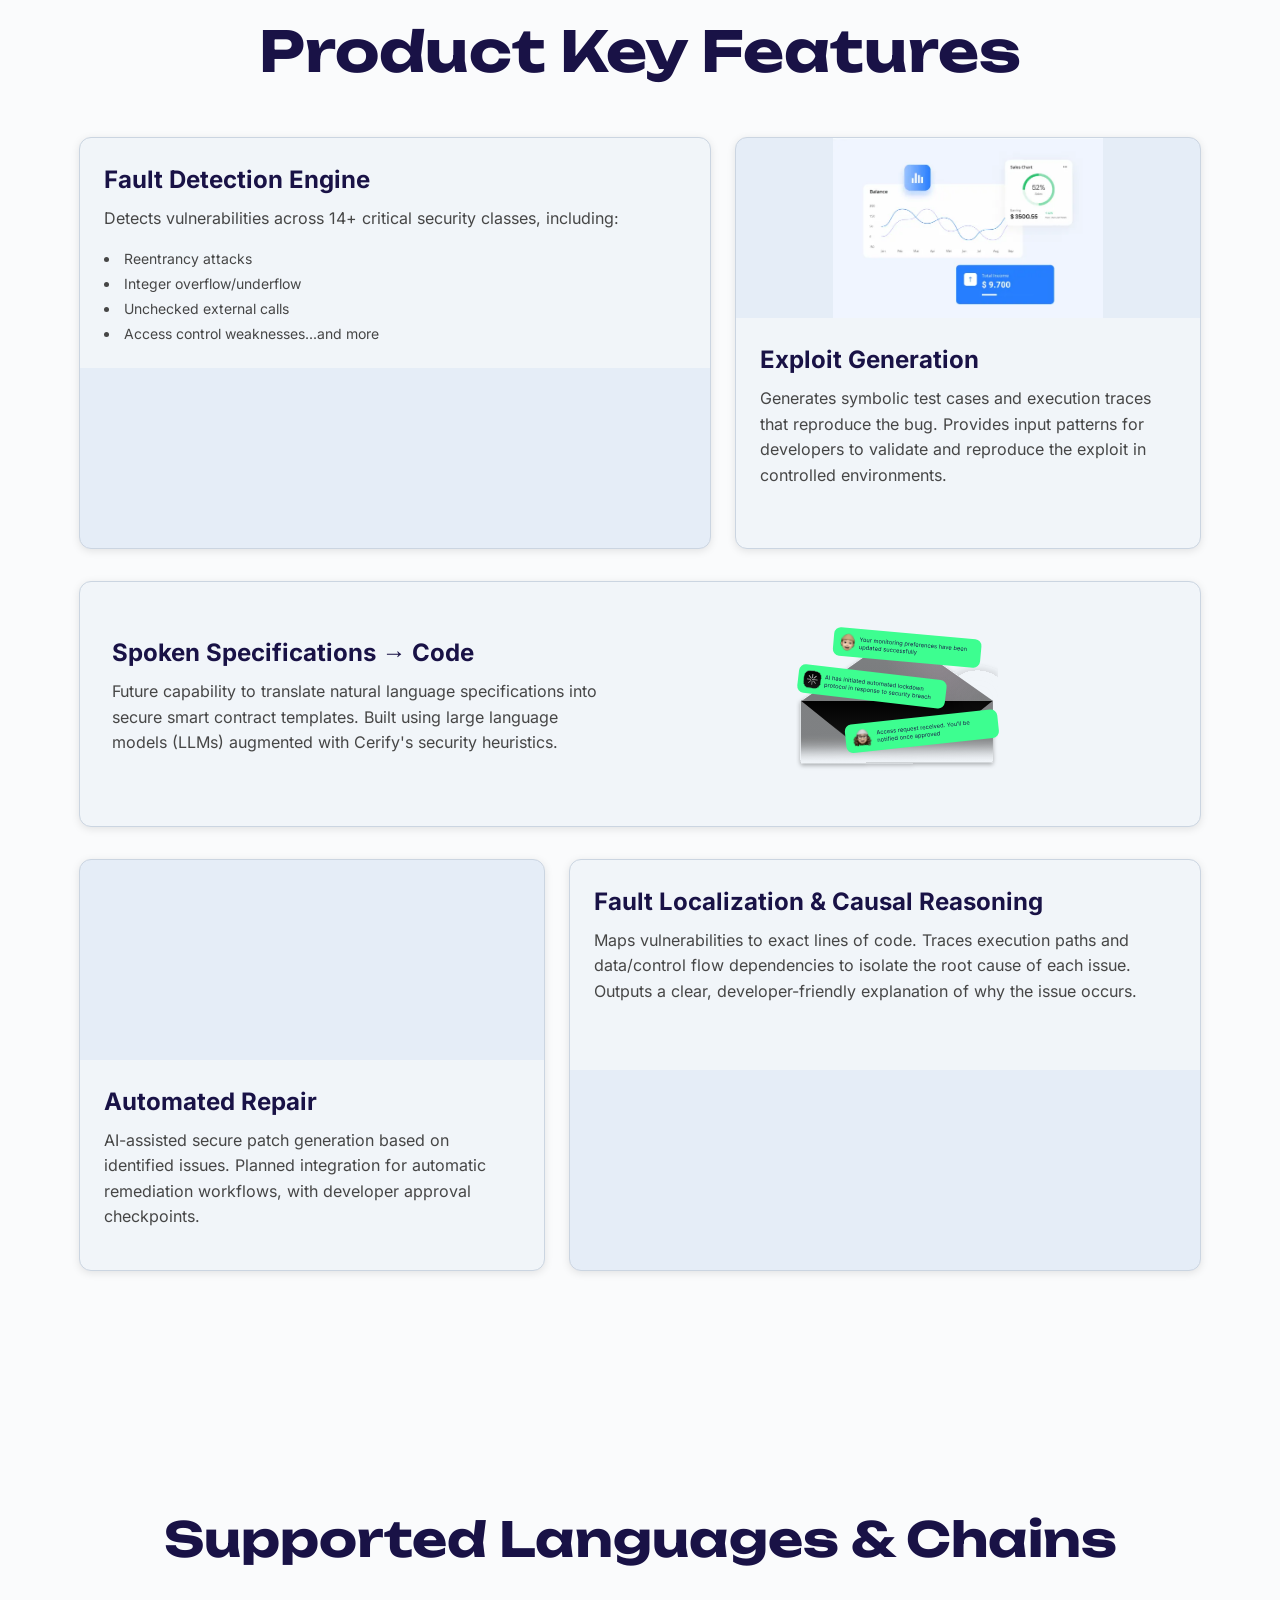
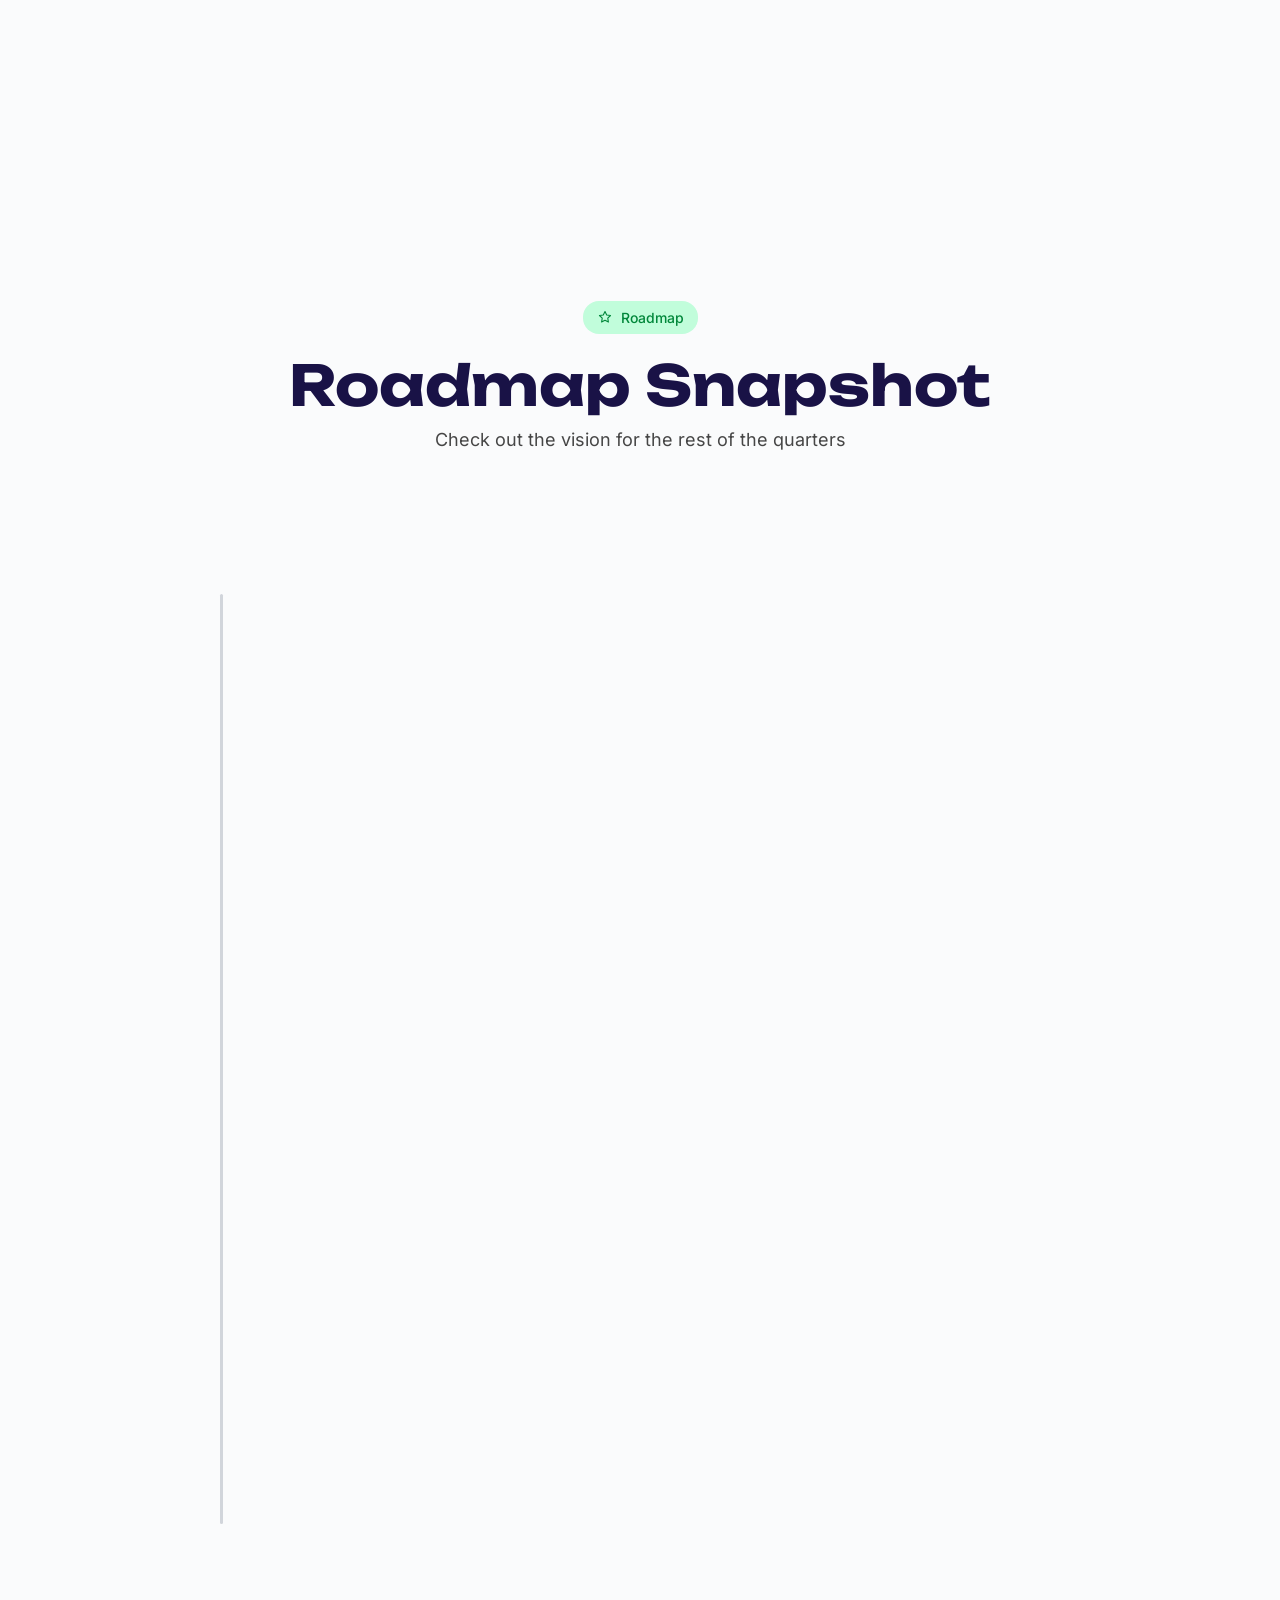
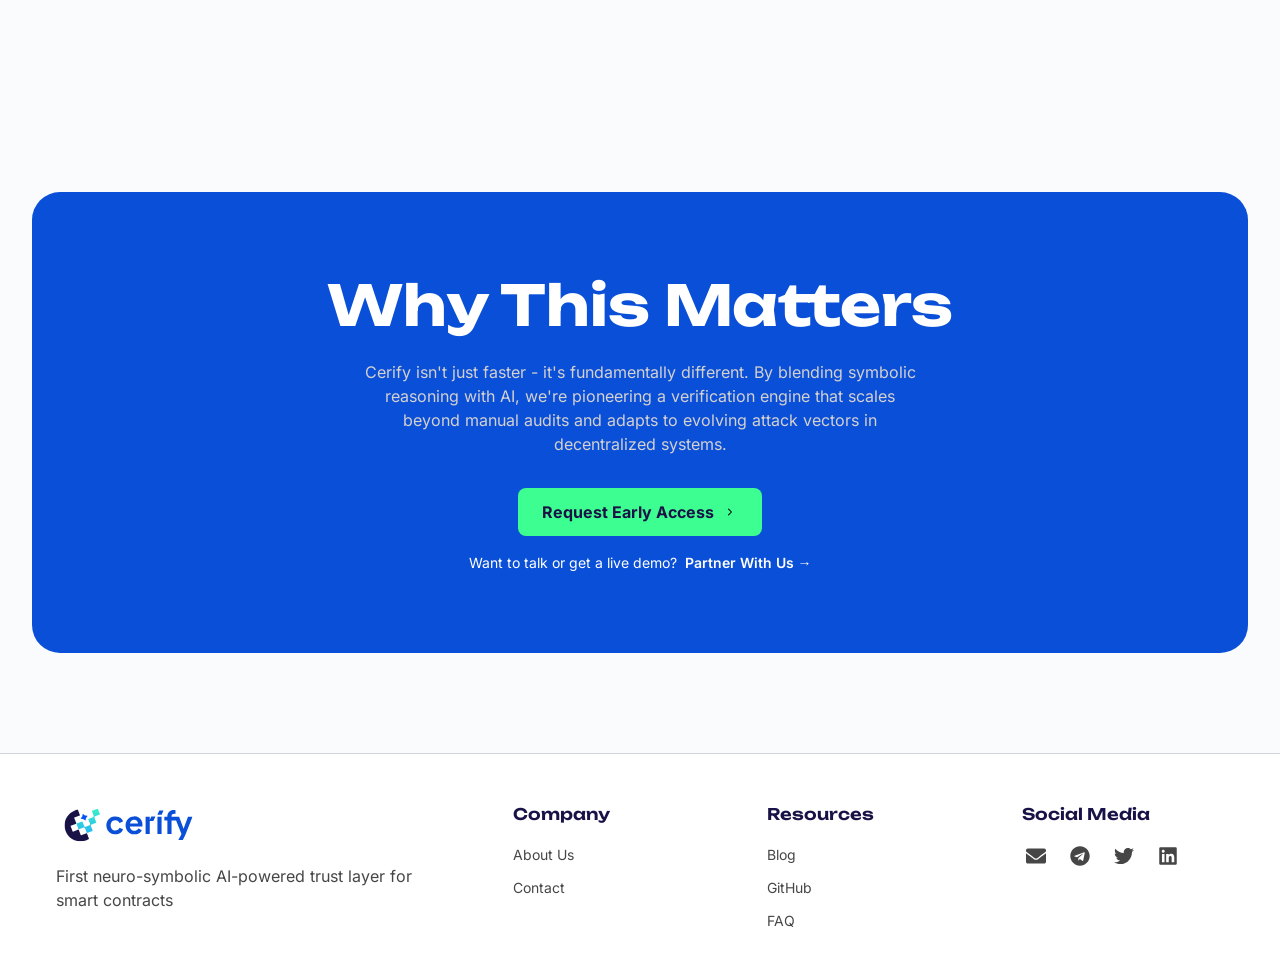
<file: product.html>
<!DOCTYPE html><html lang="en"><head><meta charset="utf-8"><meta name="robots" content="noindex, nofollow"><meta http-equiv="Content-Security-Policy" content="default-src 'none'; script-src 'self' https://analytics.cerify.test:8443; style-src 'self'; img-src 'self'; font-src 'self'; frame-src https://www.google.com; connect-src https://analytics.cerify.test:8443; base-uri 'none'; form-action 'none'; object-src 'none'; upgrade-insecure-requests"><meta name="viewport" content="width=device-width, initial-scale=1"><title>Product | Cerify</title><meta name="description" content="First neuro-symbolic AI-powered trust layer for smart contracts"><link rel="canonical" href="https://cerify.ai/product"><meta property="og:type" content="website"><meta property="og:site_name" content="Cerify"><meta property="og:title" content="Product | Cerify"><meta property="og:description" content="First neuro-symbolic AI-powered trust layer for smart contracts"><meta property="og:url" content="https://cerify.ai/product"><meta name="twitter:card" content="summary_large_image"><link rel="icon" href="/favicon.ico" sizes="48x48"><link rel="apple-touch-icon" href="/apple-touch-icon.png"><script src="/theme-init.js"></script><script defer data-domain="cerify.test" src="https://analytics.cerify.test:8443/js/script.tagged-events.js"></script><link rel="stylesheet" href="/_astro/product.B6Joxk66.css"><link rel="stylesheet" href="/_astro/CtaSection.Cjp-q5JG.css"><link rel="stylesheet" href="/_astro/HeroSection.r4js7sV0.css"><link rel="stylesheet" href="/_astro/Button.C2ZNZ4rY.css"><link rel="stylesheet" href="/_astro/BaseLayout.CmeRSzD8.css"></head><body><div class="_siteLayout_afzkf_4"><div class="_pageContainer_afzkf_10"><div class="_navbarSpacer_1wv8j_5" data-navbar-spacer></div><nav class="_navbar_1wv8j_5" data-navbar><div class="_navContent_1wv8j_60"><a href="/" class="_logoLink_1wv8j_149"><svg width="153" height="46" viewBox="0 0 153 46" fill="none" xmlns="http://www.w3.org/2000/svg" class="_companyLogo_p34yz_4 _logo_1wv8j_149" role="img" aria-label="Cerify"><title>Cerify</title><mask id="navbar-logo-mask" maskUnits="userSpaceOnUse" x="8" y="6" width="129" height="34"><path d="M136.5 6.64418H8.5V39.356H136.5V6.64418Z" fill="white"></path></mask><g mask="url(#navbar-logo-mask)"><path d="M54.7035 31.1748C53.3612 30.4086 52.2492 29.2952 51.4838 27.9514C50.7168 26.5403 50.3149 24.9595 50.3149 23.3531C50.3149 21.7466 50.7168 20.1658 51.4838 18.7548C52.2504 17.4185 53.3627 16.3138 54.7035 15.5571C55.9212 14.8913 57.2687 14.4982 58.6529 14.4053C60.0373 14.3123 61.4252 14.5217 62.7206 15.0187C63.7421 15.4189 64.6687 16.0283 65.4413 16.8078C66.1339 17.5052 66.6754 18.338 67.0318 19.2544C67.0547 19.3153 67.0533 19.3826 67.0282 19.4425C67.0031 19.5024 66.956 19.5505 66.8966 19.5767L63.4805 21.0531C63.1606 20.2135 62.6007 19.487 61.8706 18.9643C61.12 18.4287 60.2165 18.1506 59.2949 18.1713C58.4416 18.1566 57.6021 18.3883 56.8768 18.8386C56.1655 19.2858 55.5907 19.9204 55.2155 20.6727C54.8191 21.5117 54.6136 22.4282 54.6136 23.3562C54.6136 24.2844 54.8191 25.2009 55.2155 26.0398C55.5873 26.7996 56.1625 27.4412 56.8768 27.8933C57.6031 28.3411 58.4421 28.5716 59.2949 28.5573C60.2141 28.5789 61.1163 28.3068 61.8706 27.7805C62.6143 27.2511 63.1765 26.5047 63.4805 25.6434L66.903 27.1938C66.9618 27.2207 67.0082 27.269 67.0327 27.3288C67.0573 27.3887 67.0581 27.4557 67.0351 27.5162C66.6851 28.4119 66.1534 29.2252 65.4735 29.9047C64.6992 30.6861 63.7733 31.3005 62.7528 31.7099C61.4541 32.2178 60.0595 32.4329 58.6682 32.3398C57.2769 32.2468 55.9233 31.8479 54.7035 31.1716V31.1748Z" fill="var(--logo-type)"></path><path d="M73.7574 31.1619C72.4479 30.3767 71.377 29.2488 70.6601 27.8997C69.9131 26.497 69.5321 24.928 69.5525 23.3386C69.5219 21.7319 69.908 20.1448 70.6729 18.7322C71.396 17.4182 72.455 16.3202 73.7413 15.5506C75.0552 14.7647 76.5608 14.3586 78.0912 14.3773C79.6872 14.3269 81.2651 14.728 82.6438 15.5345C83.8565 16.2701 84.8417 17.3279 85.4901 18.5904C86.1532 19.8933 86.4902 21.338 86.4721 22.8002C86.4723 23.1124 86.4563 23.4245 86.4238 23.735C86.3984 24.0107 86.34 24.2824 86.2499 24.5441H73.8508C73.9299 25.503 74.3061 26.4132 74.9269 27.1477C75.5477 27.8821 76.3821 28.4041 77.3136 28.641C78.245 28.8777 79.2271 28.8174 80.1227 28.4683C81.0181 28.1194 81.7826 27.4991 82.309 26.6941C82.3406 26.6405 82.3916 26.6009 82.4515 26.5836C82.5113 26.5662 82.5754 26.5723 82.631 26.6007L85.7863 28.1512C85.211 29.4302 84.2403 30.4903 83.0173 31.1748C81.6226 31.9885 80.0302 32.4002 78.4163 32.3642C76.7823 32.4017 75.1698 31.9855 73.7574 31.1619ZM75.4188 18.7322C74.6353 19.4144 74.1148 20.3494 73.9473 21.3754H82.0449C81.9921 20.3895 81.5551 19.4636 80.8279 18.7967C80.0789 18.1221 79.0981 17.764 78.0912 17.7973C77.117 17.7767 76.1681 18.1087 75.4188 18.7322Z" fill="var(--logo-type)"></path><path d="M99.2319 14.9285L97.4768 18.8643C97.4581 18.9056 97.4279 18.9406 97.3895 18.9652C97.3512 18.9898 97.3072 19.0029 97.2615 19.0029H94.0034C93.9373 19.0038 93.8737 19.0307 93.8272 19.0778C93.7815 19.1248 93.7554 19.1883 93.7554 19.2544V31.9903H89.605V14.7609H93.4945C93.5613 14.7609 93.6249 14.7874 93.6722 14.8346C93.7187 14.8817 93.7456 14.9456 93.7456 15.0123V17.9392L95.1818 14.7158C95.1998 14.6736 95.23 14.6377 95.2683 14.6125C95.3066 14.5873 95.3515 14.5739 95.3971 14.5739H99.0133C99.0549 14.573 99.0965 14.583 99.1332 14.6031C99.1707 14.6232 99.2017 14.6527 99.2237 14.6885C99.2458 14.7243 99.258 14.7653 99.2596 14.8074C99.2613 14.8495 99.2515 14.8912 99.2319 14.9285Z" fill="var(--logo-type)"></path><path d="M103.569 8.3945H107.171C107.213 8.39476 107.253 8.40523 107.29 8.425C107.326 8.44476 107.356 8.47318 107.379 8.5077C107.401 8.54223 107.414 8.58177 107.418 8.62278C107.421 8.66379 107.414 8.70497 107.397 8.74263L105.639 12.672C105.619 12.7153 105.588 12.752 105.548 12.7777C105.508 12.8034 105.461 12.8171 105.414 12.8171H101.431L103.343 8.52988C103.364 8.48844 103.397 8.45376 103.437 8.42983C103.477 8.40589 103.523 8.39365 103.569 8.3945Z" fill="var(--logo-type)"></path><path d="M101.682 14.7577H105.575V31.9839H101.431V15.0091C101.431 14.9424 101.458 14.8785 101.505 14.8313C101.551 14.7842 101.616 14.7577 101.682 14.7577Z" fill="var(--logo-type)"></path><path d="M136.504 14.7544L130.486 30.0014C130.486 30.0014 129.073 33.4667 128.438 34.8367C127.947 35.9195 127.4 36.9761 126.8 38.0021H122.337V37.9151C122.833 37.1028 123.377 36.1711 123.947 35.1042C124.517 34.0373 125.032 32.996 125.476 31.9968L120.203 18.6355C120.184 18.5899 120.152 18.5508 120.111 18.5234C120.071 18.4958 120.023 18.4809 119.973 18.4808H115.534V31.9807H111.39V18.7129C111.389 18.6473 111.363 18.5846 111.316 18.5383C111.27 18.4919 111.208 18.4655 111.142 18.4647H108.357V15.0026C108.357 14.9368 108.383 14.8736 108.429 14.8271C108.476 14.7806 108.539 14.7544 108.605 14.7544H111.39V14.1903C111.39 12.2208 111.983 10.7057 113.161 9.6291C114.339 8.55247 115.927 8.01737 117.904 8.01737C118.379 8.01389 118.855 8.05381 119.323 8.13663C119.381 8.14797 119.432 8.17905 119.468 8.22443C119.505 8.26981 119.524 8.32659 119.523 8.38484V11.7502C119.168 11.6917 118.808 11.6615 118.448 11.6599C117.687 11.6171 116.935 11.8329 116.313 12.2723C115.788 12.6882 115.53 13.3232 115.53 14.2064V14.7705H122.955C123.005 14.7728 123.053 14.79 123.094 14.8199C123.134 14.8498 123.164 14.8909 123.18 14.9382L127.579 26.6426L131.996 14.7544H136.504Z" fill="var(--logo-type)"></path><path d="M32.9704 36.6773C32.9932 36.7315 32.9959 36.792 32.9782 36.8482C32.9605 36.9043 32.9235 36.9522 32.8738 36.9835C32.6226 37.1415 32.3618 37.3059 32.0978 37.4251C32.0257 37.4685 31.9504 37.5062 31.8725 37.538C31.6045 37.6898 31.3283 37.8265 31.045 37.9473C31.0388 37.9499 31.0319 37.9499 31.0257 37.9473C30.8067 38.0505 30.5781 38.1408 30.3592 38.2246C30.0629 38.3342 29.7635 38.4469 29.4641 38.5469C29.023 38.6888 28.5658 38.8145 28.1182 38.9176L27.4421 39.0627C23.7274 39.778 19.8796 39.1352 16.5981 37.2511C16.1699 37.0093 15.7513 36.7449 15.336 36.4581C15.1589 36.3324 14.9786 36.2067 14.7983 36.0712C14.618 35.9359 14.4473 35.7973 14.2767 35.6587C13.9225 35.3653 13.578 35.0623 13.2496 34.7335C13.0629 34.5498 12.8858 34.3629 12.7087 34.1758C12.5316 33.9889 12.3513 33.7826 12.1935 33.5828C12.0358 33.3829 11.8716 33.1734 11.7041 32.9639C11.5367 32.7544 11.4015 32.5448 11.2502 32.3191C11.0988 32.0935 10.9282 31.8227 10.7608 31.5617C9.68459 29.728 8.96977 27.7047 8.65508 25.6014L8.63576 25.4725C8.61 25.2952 8.59712 25.118 8.57136 24.9374C8.25313 21.4259 9.09177 17.9066 10.9592 14.917C12.8266 11.9275 15.6202 9.6322 18.9131 8.38166C19.1175 8.29809 19.326 8.22493 19.5377 8.16246C19.564 8.14563 19.5937 8.13463 19.6246 8.13023C19.9821 8.0174 20.3395 7.91748 20.6904 7.82722C21.0413 7.73697 21.3053 7.69184 21.6209 7.63704C21.6795 7.62645 21.7399 7.63678 21.7917 7.66623C21.8435 7.69568 21.8833 7.74239 21.9042 7.79821L23.9455 13.1395C23.9573 13.1704 23.9628 13.2033 23.9618 13.2363C23.9606 13.2693 23.9529 13.3018 23.9392 13.3319C23.9254 13.3619 23.9057 13.3889 23.8814 13.4112C23.857 13.4335 23.8285 13.4507 23.7974 13.4618L18.369 15.5732C18.3067 15.5964 18.2562 15.6434 18.2284 15.7037C18.2007 15.7642 18.198 15.8331 18.2209 15.8956L20.3137 21.3303C20.3382 21.3911 20.3377 21.4591 20.3124 21.5194C20.287 21.5798 20.2389 21.6277 20.1785 21.6527L14.7307 23.7512C14.6996 23.7623 14.671 23.7795 14.6467 23.8019C14.6224 23.8242 14.6027 23.8511 14.5889 23.8812C14.5751 23.9112 14.5675 23.9437 14.5664 23.9767C14.5653 24.0098 14.5708 24.0426 14.5826 24.0735L16.6754 29.5116C16.6992 29.5732 16.7464 29.6231 16.8066 29.6503C16.8669 29.6774 16.9354 29.6797 16.9974 29.6565L22.4258 27.571C22.4557 27.5579 22.488 27.5511 22.5207 27.5509C22.5533 27.5506 22.5856 27.5571 22.6157 27.5698C22.6458 27.5824 22.673 27.601 22.6957 27.6245C22.7184 27.648 22.7361 27.6758 22.7478 27.7064L24.8342 33.154C24.8458 33.1846 24.8635 33.2124 24.8862 33.2359C24.9089 33.2593 24.9361 33.278 24.9662 33.2907C24.9963 33.3033 25.0287 33.3097 25.0613 33.3095C25.0939 33.3093 25.1262 33.3024 25.1561 33.2894L30.5975 31.2135C30.6281 31.2016 30.6607 31.196 30.6936 31.1969C30.7265 31.1977 30.7588 31.2051 30.7888 31.2186C30.8187 31.2321 30.8457 31.2514 30.8681 31.2755C30.8906 31.2995 30.908 31.3277 30.9194 31.3585L32.9704 36.6773Z" fill="var(--logo-mark)"></path><path d="M43.9206 12.2466C43.9325 12.2772 43.9381 12.31 43.9372 12.3428C43.9364 12.3757 43.929 12.4081 43.9155 12.4381C43.902 12.4681 43.8827 12.4951 43.8588 12.5175C43.8347 12.54 43.8065 12.5575 43.7757 12.5689L39.1876 14.3354C38.9028 14.444 38.672 14.6603 38.5449 14.9376C38.4179 15.215 38.4047 15.5312 38.5082 15.8182V15.8408L40.2727 20.4245C40.2958 20.4865 40.2935 20.5551 40.2663 20.6155C40.2392 20.6758 40.1894 20.723 40.1278 20.7469L35.5461 22.5069C35.2644 22.6229 35.0393 22.8448 34.919 23.1249C34.7986 23.405 34.7926 23.7213 34.9022 24.0058L36.6602 28.596C36.6822 28.6585 36.679 28.7271 36.6514 28.7873C36.6237 28.8475 36.5737 28.8945 36.5121 28.9184L31.0804 31.0136C31.0184 31.0359 30.9502 31.0332 30.8902 31.0061C30.8301 30.9791 30.7829 30.9297 30.7584 30.8686L29.0036 26.2816C28.8919 26.0007 28.676 25.7741 28.4011 25.6492C28.1263 25.5242 27.8138 25.5105 27.529 25.611H27.5033L22.9119 27.3711C22.8818 27.3836 22.8494 27.3899 22.8168 27.3897C22.7841 27.3894 22.7518 27.3827 22.7217 27.3698C22.6917 27.3569 22.6647 27.3381 22.642 27.3145C22.6194 27.2909 22.6017 27.263 22.5899 27.2325L20.5036 21.788C20.4805 21.726 20.4828 21.6574 20.51 21.5971C20.537 21.5367 20.5869 21.4895 20.6485 21.4657L26.0673 19.3801C26.1289 19.3577 26.1967 19.3599 26.2567 19.3863C26.3167 19.4127 26.3642 19.4613 26.3892 19.5219L28.1504 24.1089C28.2596 24.3935 28.4757 24.624 28.7525 24.7512C29.0293 24.8783 29.3448 24.8919 29.6315 24.7891H29.6572L33.3793 23.3514C33.6641 23.2428 33.8949 23.0265 34.0219 22.7492C34.149 22.4719 34.1621 22.1556 34.0586 21.8687V21.8461L32.2942 17.2591C32.2711 17.1971 32.2734 17.1285 32.3005 17.0681C32.3276 17.0078 32.3774 16.9606 32.4391 16.9367L37.0143 15.1734H37.0369C37.3178 15.0574 37.5423 14.8361 37.6626 14.5567C37.7829 14.2773 37.7894 13.9619 37.6808 13.6778L35.926 9.08757C35.9137 9.05694 35.9077 9.02414 35.9084 8.99113C35.909 8.95812 35.9163 8.92558 35.9298 8.89547C35.9434 8.86536 35.9629 8.83831 35.9871 8.81593C36.0113 8.79354 36.0399 8.7763 36.0709 8.76522L41.522 6.66029C41.5528 6.64849 41.5856 6.64297 41.6186 6.64406C41.6516 6.64515 41.6841 6.65283 41.714 6.66664C41.744 6.68045 41.7709 6.70012 41.7933 6.72449C41.8156 6.74887 41.8328 6.77745 41.8439 6.80857L43.9206 12.2466Z" fill="url(#navbar-logo-gradient)"></path><path d="M29.686 13.5102L31.2379 13.7713C31.2807 13.7787 31.3208 13.7972 31.3544 13.8248C31.388 13.8524 31.4137 13.8882 31.4293 13.9289C31.4449 13.9694 31.4497 14.0134 31.4432 14.0564C31.4367 14.0994 31.4193 14.14 31.3924 14.1742L30.4265 15.4055C30.1133 15.803 29.9051 16.2731 29.8212 16.7723L29.5572 18.3261C29.5503 18.3688 29.5324 18.4091 29.5052 18.4428C29.4779 18.4764 29.4423 18.5025 29.4019 18.5181C29.3615 18.5338 29.3177 18.5385 29.275 18.532C29.2322 18.5254 29.1918 18.5078 29.158 18.4808L27.9248 17.5137C27.5288 17.1979 27.059 16.9882 26.5596 16.9045L25.011 16.6434C24.9623 16.6422 24.915 16.6267 24.875 16.5987C24.835 16.5707 24.8042 16.5316 24.7863 16.4863C24.7684 16.4408 24.7643 16.3912 24.7745 16.3434C24.7847 16.2957 24.8087 16.252 24.8435 16.2179L25.8095 14.9833C26.1239 14.5936 26.3364 14.1316 26.4277 13.6391L26.6885 12.0854C26.6963 12.0428 26.7151 12.003 26.7429 11.9698C26.7706 11.9366 26.8065 11.9112 26.8469 11.8959C26.8875 11.8807 26.9312 11.8762 26.9739 11.8828C27.0167 11.8895 27.0569 11.9071 27.0909 11.9339L28.3241 12.9009C28.7189 13.2166 29.1877 13.4263 29.686 13.5102Z" fill="var(--logo-spark)"></path></g><defs><linearGradient id="navbar-logo-gradient" x1="32.2125" y1="6.64392" x2="32.2125" y2="31.0285" gradientUnits="userSpaceOnUse"><stop stop-color="var(--logo-gradient-start)"></stop><stop offset="1" stop-color="var(--logo-gradient-end)"></stop></linearGradient></defs></svg></a><div class="_navLinks_1wv8j_162"><a href="/product" aria-current="page">Product</a><a href="/about">About</a><a href="/faq">Resources</a><a href="/contact">Contact</a></div><div class="_navActions_1wv8j_194"><button type="button" class="_themeToggle_168vv_4" aria-label="Toggle theme" data-theme-toggle><svg xmlns="http://www.w3.org/2000/svg" width="24" height="24" viewBox="0 0 24 24" fill="none" stroke="currentColor" stroke-width="2" stroke-linecap="round" stroke-linejoin="round" class="_icon_168vv_22 _moonIcon_168vv_28" aria-hidden="true"><path d="M20.985 12.486a9 9 0 1 1-9.473-9.472c.405-.022.617.46.402.803a6 6 0 0 0 8.268 8.268c.344-.215.825-.004.803.401"></path></svg><svg xmlns="http://www.w3.org/2000/svg" width="24" height="24" viewBox="0 0 24 24" fill="none" stroke="currentColor" stroke-width="2" stroke-linecap="round" stroke-linejoin="round" class="_icon_168vv_22 _sunIcon_168vv_32" aria-hidden="true"><circle cx="12" cy="12" r="4"></circle><path d="M12 2v2"></path><path d="M12 20v2"></path><path d="m4.93 4.93 1.41 1.41"></path><path d="m17.66 17.66 1.41 1.41"></path><path d="M2 12h2"></path><path d="M20 12h2"></path><path d="m6.34 17.66-1.41 1.41"></path><path d="m19.07 4.93-1.41 1.41"></path></svg></button><script type="module" src="/_astro/ThemeToggle.astro_astro_type_script_index_0_lang.COxu3r65.js"></script><div class="_navActionsCtas_1wv8j_331"><a href="https://sons-portrait-trace-rock.trycloudflare.com/login" class="_ctaButton_1wv8j_202 plausible-event-name=Login+Click"><span>Login/Signup</span></a><a href="/contact" class="_ctaButton_1wv8j_202"><span>Get started</span><img src="/_astro/icon-chevron-right.DM6zCgtI_CVRw2.svg" alt loading="lazy" decoding="async" width="16" height="16" class="_ctaButtonIcon_1wv8j_236"></a></div><button type="button" class="_mobileMenuButton_1wv8j_245" aria-label="Toggle menu" aria-expanded="false" aria-controls="mobile-menu" data-menu-button><span></span><span></span><span></span></button></div></div><div id="mobile-menu" class="_mobileMenu_1wv8j_245" data-menu hidden><a href="/product">Product</a><a href="/about">About</a><a href="/faq">Resources</a><a href="/contact">Contact</a><a href="/contact" class="_ctaButton_1wv8j_202 _mobileMenuCtaBlock_1wv8j_318">Get started</a><a href="https://sons-portrait-trace-rock.trycloudflare.com/login" class="_ctaButton_1wv8j_202 _mobileMenuCtaBlock_1wv8j_318">Login/Signup</a></div></nav><script type="module" src="/_astro/Navbar.astro_astro_type_script_index_0_lang.Csn_3lJw.js"></script><main><section class="_heroSection_onxwt_4"><div class="_heroBackground_onxwt_15" aria-hidden="true"></div><div class="_heroContent_onxwt_38"><div class="_badgeContainer_onxwt_52"><img src="/_astro/icon-zap.BQhBE_ky_CVRw2.svg" alt loading="lazy" decoding="async" width="16" height="16" class="_badgeIcon_onxwt_66"><span class="_badgeText_onxwt_72">AI-powered Engine for Smart Contracts</span></div><h1 class="_title_onxwt_78">An AI-Powered Engine for Trustworthy Smart Contracts</h1><p class="_description_onxwt_89">Cerify is built on a neuro-symbolic AI architecture, combining formal verification principles with machine learning adaptability. This unique design allows us us to deliver deep vulnerability detection, precise localization, and actionable remediation pathways - faster than any traditional audit workflow.</p><div class="_actionsContainer_onxwt_99"><a href="/contact" class="_button_u6tiy_4">Request Early Access<img src="/_astro/icon-chevron-right.DM6zCgtI_CVRw2.svg" alt loading="lazy" decoding="async" width="16" height="16" class="_buttonIcon_u6tiy_35"></a><p class="_footerText_onxwt_108">Want to talk or get live demo? <a href="/contact" class="_link_hlf6s_4">Partner With Us<span class="_arrow_hlf6s_33">→</span></a></p></div></div></section><section class="_section_ag1sx_4"><div class="_container_ag1sx_15"><div class="_header_ag1sx_20"><div class="_sectionHeader_1766v_4"><span class="_badge_1766v_9"><img src="/_astro/icon-book.D3xI5gdl_CVRw2.svg" alt loading="lazy" decoding="async" width="16" height="16">Get Started</span><h2 class="_title_1766v_23">How Cerify Works</h2><p class="_description_1766v_35">Cerify transforms smart contract verification into a streamlined, automated process without sacrificing rigor. Our engine integrates three core layers.</p></div></div><div class="_stepsGrid_ag1sx_25"><div class="_stepCard_ag1sx_31"><div class="_imageContainer_ag1sx_42"><img src="/_astro/process-parsing.XsNVHxj0_1QDwEi.webp" alt="Parsing &amp; Intermediate Representation (IR)" loading="lazy" decoding="async" width="368" height="259" class="_stepImage_ag1sx_52"></div><div><div><img src="/_astro/icon-dataflow.BLX7soxd_j3OI6.svg" alt loading="lazy" decoding="async" width="32" height="32"></div><h3 class="_stepTitle_ag1sx_69">Parsing &amp; Intermediate Representation (IR)</h3><ul><li>Converts Solidity, Vyper, Kotlin, and other languages into a structured representation for symbolic analysis.</li><li>Enables scalable multi-language support and integration with evolving blockchain ecosystems.</li></ul></div></div><div class="_stepCard_ag1sx_31"><div class="_imageContainer_ag1sx_42"><img src="/_astro/process-symbolic-execution.DqrOwk7K_1UlOnT.webp" alt="Symbolic Execution &amp; Constraint Solving" loading="lazy" decoding="async" width="368" height="259" class="_stepImage_ag1sx_52"></div><div><div><img src="/_astro/icon-dataflow.BLX7soxd_j3OI6.svg" alt loading="lazy" decoding="async" width="32" height="32"></div><h3 class="_stepTitle_ag1sx_69">Symbolic Execution &amp; Constraint Solving</h3><ul><li>Applies advanced symbolic execution to explore all possible program states and execution paths.</li><li>Uses SMT solvers to verify security properties against defined invariants and constraints.</li></ul></div></div><div class="_stepCard_ag1sx_31"><div class="_imageContainer_ag1sx_42"><img src="/_astro/process-ai-analysis.DkOYyYzz_ZM1FHA.webp" alt="AI-Powered Fault Analysis" loading="lazy" decoding="async" width="368" height="259" class="_stepImage_ag1sx_52"></div><div><div><img src="/_astro/icon-dataflow.BLX7soxd_j3OI6.svg" alt loading="lazy" decoding="async" width="32" height="32"></div><h3 class="_stepTitle_ag1sx_69">AI-Powered Fault Analysis</h3><ul><li>Prioritizes issues based on exploitability and severity using neuro-symbolic reasoning.</li><li>Learns from historical vulnerabilities to reduce false positives and improve coverage over time.</li></ul></div></div></div></div></section><section class="_section_edk1x_4"><div class="_container_edk1x_14"><div class="_contentWrapper_edk1x_19"><div class="_contentColumn_edk1x_26"><div class="_header_edk1x_31"><div class="_sectionHeader_1766v_4"><span class="_badge_1766v_9"><img src="/_astro/icon-star.bWVwCrtZ_CVRw2.svg" alt loading="lazy" decoding="async" width="16" height="16">Our Approach</span><h2 class="_title_1766v_23">Beyond Code : Understanding What You&#39;re Building</h2><p class="_description_1766v_35">An audit is only as strong as its understanding of the application itself. Many &quot;audited&quot; projects have still been exploited because audits focused solely on code patterns - not how the contract was meant to behave.</p></div></div><div class="_stepsContainer_edk1x_36"><div class="_stepCard_edk1x_42"><div class="_stepIcon_edk1x_67"><svg class="_checkIcon_edk1x_79" fill="none" stroke="currentColor" viewBox="0 0 24 24" aria-hidden="true"><path stroke-linecap="round" stroke-linejoin="round" stroke-width="2" d="M9 12l2 2 4-4m6 2a9 9 0 11-18 0 9 9 0 0118 0z"></path></svg></div><div class="_stepContent_edk1x_85"><h3 class="_stepTitle_edk1x_89">Contextual Auditing</h3><p class="_stepText_edk1x_97">We start by understanding your protocol&#39;s architecture, intended logic, and interaction with external systems.</p></div></div><div class="_stepCard_edk1x_42"><div class="_stepIcon_edk1x_67"><svg class="_checkIcon_edk1x_79" fill="none" stroke="currentColor" viewBox="0 0 24 24" aria-hidden="true"><path stroke-linecap="round" stroke-linejoin="round" stroke-width="2" d="M9 12l2 2 4-4m6 2a9 9 0 11-18 0 9 9 0 0118 0z"></path></svg></div><div class="_stepContent_edk1x_85"><h3 class="_stepTitle_edk1x_89">Targeted Vulnerability Analysis</h3><p class="_stepText_edk1x_97">Our engine doesn&#39;t just scan for known bugs - it analyzes how your unique business logic can be exploited.</p></div></div><div class="_stepCard_edk1x_42"><div class="_stepIcon_edk1x_67"><svg class="_checkIcon_edk1x_79" fill="none" stroke="currentColor" viewBox="0 0 24 24" aria-hidden="true"><path stroke-linecap="round" stroke-linejoin="round" stroke-width="2" d="M9 12l2 2 4-4m6 2a9 9 0 11-18 0 9 9 0 0118 0z"></path></svg></div><div class="_stepContent_edk1x_85"><h3 class="_stepTitle_edk1x_89">Adaptive Verification</h3><p class="_stepText_edk1x_97">We layer symbolic analysis, AI-driven reasoning, and manual review inputs to ensure no single blind spot compromises security.</p></div></div></div></div><div class="_imageColumn_edk1x_104"><div class="_imageContainer_edk1x_114"><img src="/_astro/approach-mobile.tjcYs7Cr_1ELrcB.svg" alt="Product approach" loading="eager" decoding="async" width="544" height="780" class="_image_edk1x_104"><div class="_imageGradient_edk1x_130"></div></div></div></div></div></section><section class="_section_1csn2_4"><div class="_container_1csn2_10"><div class="_header_1csn2_15"><div class="_sectionHeader_1766v_4"><span class="_badge_1766v_9"><img src="/_astro/icon-star.bWVwCrtZ_CVRw2.svg" alt loading="lazy" decoding="async" width="16" height="16">Key Feature</span><h2 class="_title_1766v_23">Product Key Features</h2><p class="_description_1766v_35"></p></div></div><div class="_featuresWrapper_1csn2_20"><div class="_row1_1csn2_26"><div class="_largeCard_1csn2_34"><div class="_verticalCard_1csn2_41"><div class="_cardContent_1csn2_104"><h3 class="_featureTitle_1csn2_112">Fault Detection Engine</h3><p class="_featureDescription_1csn2_120">Detects vulnerabilities across 14+ critical security classes, including:</p><ul class="_pointsList_1csn2_128"><li class="_pointItem_1csn2_139">Reentrancy attacks</li><li class="_pointItem_1csn2_139">Integer overflow/underflow</li><li class="_pointItem_1csn2_139">Unchecked external calls</li><li class="_pointItem_1csn2_139">Access control weaknesses...and more</li></ul></div><div class="_imageBottom_1csn2_84 _imageCompact_1csn2_187"><img src="/_astro/feature-ai.BPIMNUgA_1HM4ri.webp" alt="Fault Detection Engine" loading="lazy" decoding="async" width="881" height="468" class="_featureImage_1csn2_96"></div></div></div><div class="_smallCard_1csn2_35"><div class="_verticalCard_1csn2_41"><div class="_imageTop_1csn2_83 _imageCompact_1csn2_187"><img src="/_astro/feature-exploit.BbKy5P2T_Yi8fv.webp" alt="Exploit Generation" loading="lazy" decoding="async" width="624" height="415" class="_featureImage_1csn2_96"></div><div class="_cardContent_1csn2_104"><h3 class="_featureTitle_1csn2_112">Exploit Generation</h3><p class="_featureDescription_1csn2_120">Generates symbolic test cases and execution traces that reproduce the bug. Provides input patterns for developers to validate and reproduce the exploit in controlled environments.</p></div></div></div></div><div class="_middleCard_1csn2_51"><div class="_horizontalCard_1csn2_146"><div class="_horizontalContent_1csn2_174"><h3 class="_featureTitle_1csn2_112">Spoken Specifications → Code</h3><p class="_featureDescription_1csn2_120">Future capability to translate natural language specifications into secure smart contract templates. Built using large language models (LLMs) augmented with Cerify&#39;s security heuristics.</p></div><div class="_horizontalImage_1csn2_179 _imageCompact_1csn2_187"><img src="/_astro/feature-specification.C8Xon5uu_zE6Xf.svg" alt="Spoken Specifications → Code" loading="lazy" decoding="async" width="489" height="378" class="_featureImage_1csn2_96"></div></div></div><div class="_row2_1csn2_27"><div class="_smallCard_1csn2_35"><div class="_verticalCard_1csn2_41"><div class="_imageTop_1csn2_83 _imageTall_1csn2_191"><img src="/_astro/feature-automated-patching.DJqer2k__ZwKTp1.webp" alt="Automated Repair" loading="lazy" decoding="async" width="426" height="254" class="_featureImage_1csn2_96"></div><div class="_cardContent_1csn2_104"><h3 class="_featureTitle_1csn2_112">Automated Repair</h3><p class="_featureDescription_1csn2_120">AI-assisted secure patch generation based on identified issues. Planned integration for automatic remediation workflows, with developer approval checkpoints.</p></div></div></div><div class="_largeCard_1csn2_34"><div class="_verticalCard_1csn2_41"><div class="_cardContent_1csn2_104"><h3 class="_featureTitle_1csn2_112">Fault Localization &amp; Causal Reasoning</h3><p class="_featureDescription_1csn2_120">Maps vulnerabilities to exact lines of code. Traces execution paths and data/control flow dependencies to isolate the root cause of each issue. Outputs a clear, developer-friendly explanation of why the issue occurs.</p></div><div class="_imageBottom_1csn2_84 _imageTall_1csn2_191"><img src="/_astro/feature-localization.wqoGiG1B_2wyPYB.webp" alt="Fault Localization &amp; Causal Reasoning" loading="lazy" decoding="async" width="632" height="321" class="_featureImage_1csn2_96"></div></div></div></div></div></div></section><section class="_section_jeij0_4"><div class="_container_jeij0_9"><h2 class="_title_jeij0_15">Supported Languages &amp; Chains</h2><div class="_logosGrid_jeij0_24"><div class="_logoItem_jeij0_32"><img src="/_astro/logo-flower.zFxZZy9r_Z1nRvEK.svg" alt="Flower Power" loading="lazy" decoding="async" width="140" height="30" class="_logoImage_jeij0_72"></div><div class="_logoItem_jeij0_32"><img src="/_astro/logo-unest.26YsxrOz_Z1nRvEK.svg" alt="Unest" loading="lazy" decoding="async" width="140" height="30" class="_logoImage_jeij0_72"></div><div class="_logoItem_jeij0_32"><img src="/_astro/logo-kariess.BJZoBPGx_Z1nRvEK.svg" alt="Kariess" loading="lazy" decoding="async" width="140" height="30" class="_logoImage_jeij0_72"></div><div class="_logoItem_jeij0_32"><img src="/_astro/logo-hydro.BdLzokBj_Z1nRvEK.svg" alt="Hydro" loading="lazy" decoding="async" width="140" height="30" class="_logoImage_jeij0_72"></div><div class="_logoItem_jeij0_32"><img src="/_astro/logo-uflyte.BR9jNpIv_Z1nRvEK.svg" alt="Uflyte" loading="lazy" decoding="async" width="140" height="30" class="_logoImage_jeij0_72"></div><div class="_logoItem_jeij0_32"><img src="/_astro/logo-saour.D90ATCe7_Z1nRvEK.svg" alt="Saour" loading="lazy" decoding="async" width="140" height="30" class="_logoImage_jeij0_72"></div></div></div></section><section class="_timelineSection_legrc_4" data-timeline><div class="_container_legrc_12"><div class="_header_legrc_17"><div class="_sectionHeader_1766v_4"><span class="_badge_1766v_9"><img src="/_astro/icon-star.bWVwCrtZ_CVRw2.svg" alt loading="lazy" decoding="async" width="16" height="16">Roadmap</span><h2 class="_title_1766v_23">Roadmap Snapshot</h2><p class="_description_1766v_35">Check out the vision for the rest of the quarters</p></div></div><div class="_timelineContainer_legrc_24"><div class="_timeline_legrc_4"><div class="_timelineLine_legrc_36"></div><div class="_timelineProgress_legrc_51" data-timeline-progress></div><div class="_timelineItems_legrc_64"><div class="_timelineItem_legrc_64" data-timeline-item><div class="_markerWrapper_legrc_92"><div class="_marker_legrc_92 _markerActive_legrc_113"><div class="_markerPulse_legrc_137"></div></div></div><div class="_contentCard_legrc_166" data-timeline-card><div class="_cardHeader_legrc_198"><h3 class="_cardTitle_legrc_207">Alpha Release</h3><div class="_statusBadge_legrc_219">Completed</div></div><ul class="_cardList_legrc_236"><li class="_cardItem_legrc_245"><span class="_bullet_legrc_255"></span><span>10 vulnerability classes supported</span></li><li class="_cardItem_legrc_245"><span class="_bullet_legrc_255"></span><span>Fault detection, exploit generation</span></li></ul></div></div><div class="_timelineItem_legrc_64" data-timeline-item><div class="_markerWrapper_legrc_92"><div class="_marker_legrc_92 _markerActive_legrc_113"><div class="_markerPulse_legrc_137"></div></div></div><div class="_contentCard_legrc_166" data-timeline-card><div class="_cardHeader_legrc_198"><h3 class="_cardTitle_legrc_207">Beta Release</h3><div class="_statusBadge_legrc_219">Completed</div></div><ul class="_cardList_legrc_236"><li class="_cardItem_legrc_245"><span class="_bullet_legrc_255"></span><span>14 vulnerability classes supported</span></li><li class="_cardItem_legrc_245"><span class="_bullet_legrc_255"></span><span>Beta Access to partners</span></li><li class="_cardItem_legrc_245"><span class="_bullet_legrc_255"></span><span>Fault detection, localization</span></li></ul></div></div><div class="_timelineItem_legrc_64" data-timeline-item><div class="_markerWrapper_legrc_92"><div class="_marker_legrc_92 _markerActive_legrc_113"><div class="_markerPulse_legrc_137"></div></div></div><div class="_contentCard_legrc_166" data-timeline-card><div class="_cardHeader_legrc_198"><h3 class="_cardTitle_legrc_207">Q3 2025</h3><div class="_statusBadge_legrc_219">Completed</div></div><ul class="_cardList_legrc_236"><li class="_cardItem_legrc_245"><span class="_bullet_legrc_255"></span><span>Full 14-class vulnerability coverage</span></li><li class="_cardItem_legrc_245"><span class="_bullet_legrc_255"></span><span>Automated patching engine</span></li></ul></div></div><div class="_timelineItem_legrc_64 _grey_legrc_264" data-timeline-item><div class="_markerWrapper_legrc_92"><div class="_marker_legrc_92 _markerGrey_legrc_120"></div></div><div class="_contentCard_legrc_166" data-timeline-card><div class="_cardHeader_legrc_198"><h3 class="_cardTitle_legrc_207 _titleGrey_legrc_215">Q4 2025</h3></div><ul class="_cardList_legrc_236"><li class="_cardItem_legrc_245"><span class="_bullet_legrc_255"></span><span>Compliance mapping (MiCA, FIT21, RBI Sandbox)</span></li><li class="_cardItem_legrc_245"><span class="_bullet_legrc_255"></span><span>Enterprise security dashboard</span></li></ul></div></div></div></div></div></div></section><script type="module" src="/_astro/TimelineSection.astro_astro_type_script_index_0_lang.R2-bP9Hd.js"></script><section class="_section_eoqr2_4"><div class="_banner_eoqr2_11"><div class="_leftImage_eoqr2_32"><img src="/_astro/hero-left-decoration.CLhYMcfi_vlnKQ.svg" alt loading="lazy" decoding="async" width="278" height="396" class="_image_eoqr2_52"></div><div class="_rightImage_eoqr2_33"><img src="/_astro/hero-right-decoration.Bg9bNzGt_vlnKQ.svg" alt loading="lazy" decoding="async" width="278" height="396" class="_image_eoqr2_52"></div><div class="_mainContent_eoqr2_58"><h1 class="_title_eoqr2_68">Why This Matters</h1><p class="_description_eoqr2_79">Cerify isn&#39;t just faster - it&#39;s fundamentally different. By blending symbolic reasoning with AI, we&#39;re pioneering a verification engine that scales beyond manual audits and adapts to evolving attack vectors in decentralized systems.</p><div class="_actions_eoqr2_92"><a href="/contact" class="_button_eoqr2_100"><strong>Request Early Access</strong><img src="/_astro/icon-chevron-right.DM6zCgtI_CVRw2.svg" alt loading="lazy" decoding="async" width="16" height="16"></a><p class="_footer_eoqr2_147">Want to talk or get a live demo? <a href="/contact">Partner With Us →</a></p></div></div></div></section></main></div><footer class="_footer_1x4z1_4"><div class="_footerMain_1x4z1_15"><div class="_footerGrid_1x4z1_21"><div class="_footerBrand_1x4z1_28"><a href="/" class="_footerLogo_1x4z1_34"><svg width="153" height="46" viewBox="0 0 153 46" fill="none" xmlns="http://www.w3.org/2000/svg" class="_companyLogo_p34yz_4" role="img" aria-label="cerify-logo"><title>cerify-logo</title><mask id="footer-logo-mask" maskUnits="userSpaceOnUse" x="8" y="6" width="129" height="34"><path d="M136.5 6.64418H8.5V39.356H136.5V6.64418Z" fill="white"></path></mask><g mask="url(#footer-logo-mask)"><path d="M54.7035 31.1748C53.3612 30.4086 52.2492 29.2952 51.4838 27.9514C50.7168 26.5403 50.3149 24.9595 50.3149 23.3531C50.3149 21.7466 50.7168 20.1658 51.4838 18.7548C52.2504 17.4185 53.3627 16.3138 54.7035 15.5571C55.9212 14.8913 57.2687 14.4982 58.6529 14.4053C60.0373 14.3123 61.4252 14.5217 62.7206 15.0187C63.7421 15.4189 64.6687 16.0283 65.4413 16.8078C66.1339 17.5052 66.6754 18.338 67.0318 19.2544C67.0547 19.3153 67.0533 19.3826 67.0282 19.4425C67.0031 19.5024 66.956 19.5505 66.8966 19.5767L63.4805 21.0531C63.1606 20.2135 62.6007 19.487 61.8706 18.9643C61.12 18.4287 60.2165 18.1506 59.2949 18.1713C58.4416 18.1566 57.6021 18.3883 56.8768 18.8386C56.1655 19.2858 55.5907 19.9204 55.2155 20.6727C54.8191 21.5117 54.6136 22.4282 54.6136 23.3562C54.6136 24.2844 54.8191 25.2009 55.2155 26.0398C55.5873 26.7996 56.1625 27.4412 56.8768 27.8933C57.6031 28.3411 58.4421 28.5716 59.2949 28.5573C60.2141 28.5789 61.1163 28.3068 61.8706 27.7805C62.6143 27.2511 63.1765 26.5047 63.4805 25.6434L66.903 27.1938C66.9618 27.2207 67.0082 27.269 67.0327 27.3288C67.0573 27.3887 67.0581 27.4557 67.0351 27.5162C66.6851 28.4119 66.1534 29.2252 65.4735 29.9047C64.6992 30.6861 63.7733 31.3005 62.7528 31.7099C61.4541 32.2178 60.0595 32.4329 58.6682 32.3398C57.2769 32.2468 55.9233 31.8479 54.7035 31.1716V31.1748Z" fill="var(--logo-type)"></path><path d="M73.7574 31.1619C72.4479 30.3767 71.377 29.2488 70.6601 27.8997C69.9131 26.497 69.5321 24.928 69.5525 23.3386C69.5219 21.7319 69.908 20.1448 70.6729 18.7322C71.396 17.4182 72.455 16.3202 73.7413 15.5506C75.0552 14.7647 76.5608 14.3586 78.0912 14.3773C79.6872 14.3269 81.2651 14.728 82.6438 15.5345C83.8565 16.2701 84.8417 17.3279 85.4901 18.5904C86.1532 19.8933 86.4902 21.338 86.4721 22.8002C86.4723 23.1124 86.4563 23.4245 86.4238 23.735C86.3984 24.0107 86.34 24.2824 86.2499 24.5441H73.8508C73.9299 25.503 74.3061 26.4132 74.9269 27.1477C75.5477 27.8821 76.3821 28.4041 77.3136 28.641C78.245 28.8777 79.2271 28.8174 80.1227 28.4683C81.0181 28.1194 81.7826 27.4991 82.309 26.6941C82.3406 26.6405 82.3916 26.6009 82.4515 26.5836C82.5113 26.5662 82.5754 26.5723 82.631 26.6007L85.7863 28.1512C85.211 29.4302 84.2403 30.4903 83.0173 31.1748C81.6226 31.9885 80.0302 32.4002 78.4163 32.3642C76.7823 32.4017 75.1698 31.9855 73.7574 31.1619ZM75.4188 18.7322C74.6353 19.4144 74.1148 20.3494 73.9473 21.3754H82.0449C81.9921 20.3895 81.5551 19.4636 80.8279 18.7967C80.0789 18.1221 79.0981 17.764 78.0912 17.7973C77.117 17.7767 76.1681 18.1087 75.4188 18.7322Z" fill="var(--logo-type)"></path><path d="M99.2319 14.9285L97.4768 18.8643C97.4581 18.9056 97.4279 18.9406 97.3895 18.9652C97.3512 18.9898 97.3072 19.0029 97.2615 19.0029H94.0034C93.9373 19.0038 93.8737 19.0307 93.8272 19.0778C93.7815 19.1248 93.7554 19.1883 93.7554 19.2544V31.9903H89.605V14.7609H93.4945C93.5613 14.7609 93.6249 14.7874 93.6722 14.8346C93.7187 14.8817 93.7456 14.9456 93.7456 15.0123V17.9392L95.1818 14.7158C95.1998 14.6736 95.23 14.6377 95.2683 14.6125C95.3066 14.5873 95.3515 14.5739 95.3971 14.5739H99.0133C99.0549 14.573 99.0965 14.583 99.1332 14.6031C99.1707 14.6232 99.2017 14.6527 99.2237 14.6885C99.2458 14.7243 99.258 14.7653 99.2596 14.8074C99.2613 14.8495 99.2515 14.8912 99.2319 14.9285Z" fill="var(--logo-type)"></path><path d="M103.569 8.3945H107.171C107.213 8.39476 107.253 8.40523 107.29 8.425C107.326 8.44476 107.356 8.47318 107.379 8.5077C107.401 8.54223 107.414 8.58177 107.418 8.62278C107.421 8.66379 107.414 8.70497 107.397 8.74263L105.639 12.672C105.619 12.7153 105.588 12.752 105.548 12.7777C105.508 12.8034 105.461 12.8171 105.414 12.8171H101.431L103.343 8.52988C103.364 8.48844 103.397 8.45376 103.437 8.42983C103.477 8.40589 103.523 8.39365 103.569 8.3945Z" fill="var(--logo-type)"></path><path d="M101.682 14.7577H105.575V31.9839H101.431V15.0091C101.431 14.9424 101.458 14.8785 101.505 14.8313C101.551 14.7842 101.616 14.7577 101.682 14.7577Z" fill="var(--logo-type)"></path><path d="M136.504 14.7544L130.486 30.0014C130.486 30.0014 129.073 33.4667 128.438 34.8367C127.947 35.9195 127.4 36.9761 126.8 38.0021H122.337V37.9151C122.833 37.1028 123.377 36.1711 123.947 35.1042C124.517 34.0373 125.032 32.996 125.476 31.9968L120.203 18.6355C120.184 18.5899 120.152 18.5508 120.111 18.5234C120.071 18.4958 120.023 18.4809 119.973 18.4808H115.534V31.9807H111.39V18.7129C111.389 18.6473 111.363 18.5846 111.316 18.5383C111.27 18.4919 111.208 18.4655 111.142 18.4647H108.357V15.0026C108.357 14.9368 108.383 14.8736 108.429 14.8271C108.476 14.7806 108.539 14.7544 108.605 14.7544H111.39V14.1903C111.39 12.2208 111.983 10.7057 113.161 9.6291C114.339 8.55247 115.927 8.01737 117.904 8.01737C118.379 8.01389 118.855 8.05381 119.323 8.13663C119.381 8.14797 119.432 8.17905 119.468 8.22443C119.505 8.26981 119.524 8.32659 119.523 8.38484V11.7502C119.168 11.6917 118.808 11.6615 118.448 11.6599C117.687 11.6171 116.935 11.8329 116.313 12.2723C115.788 12.6882 115.53 13.3232 115.53 14.2064V14.7705H122.955C123.005 14.7728 123.053 14.79 123.094 14.8199C123.134 14.8498 123.164 14.8909 123.18 14.9382L127.579 26.6426L131.996 14.7544H136.504Z" fill="var(--logo-type)"></path><path d="M32.9704 36.6773C32.9932 36.7315 32.9959 36.792 32.9782 36.8482C32.9605 36.9043 32.9235 36.9522 32.8738 36.9835C32.6226 37.1415 32.3618 37.3059 32.0978 37.4251C32.0257 37.4685 31.9504 37.5062 31.8725 37.538C31.6045 37.6898 31.3283 37.8265 31.045 37.9473C31.0388 37.9499 31.0319 37.9499 31.0257 37.9473C30.8067 38.0505 30.5781 38.1408 30.3592 38.2246C30.0629 38.3342 29.7635 38.4469 29.4641 38.5469C29.023 38.6888 28.5658 38.8145 28.1182 38.9176L27.4421 39.0627C23.7274 39.778 19.8796 39.1352 16.5981 37.2511C16.1699 37.0093 15.7513 36.7449 15.336 36.4581C15.1589 36.3324 14.9786 36.2067 14.7983 36.0712C14.618 35.9359 14.4473 35.7973 14.2767 35.6587C13.9225 35.3653 13.578 35.0623 13.2496 34.7335C13.0629 34.5498 12.8858 34.3629 12.7087 34.1758C12.5316 33.9889 12.3513 33.7826 12.1935 33.5828C12.0358 33.3829 11.8716 33.1734 11.7041 32.9639C11.5367 32.7544 11.4015 32.5448 11.2502 32.3191C11.0988 32.0935 10.9282 31.8227 10.7608 31.5617C9.68459 29.728 8.96977 27.7047 8.65508 25.6014L8.63576 25.4725C8.61 25.2952 8.59712 25.118 8.57136 24.9374C8.25313 21.4259 9.09177 17.9066 10.9592 14.917C12.8266 11.9275 15.6202 9.6322 18.9131 8.38166C19.1175 8.29809 19.326 8.22493 19.5377 8.16246C19.564 8.14563 19.5937 8.13463 19.6246 8.13023C19.9821 8.0174 20.3395 7.91748 20.6904 7.82722C21.0413 7.73697 21.3053 7.69184 21.6209 7.63704C21.6795 7.62645 21.7399 7.63678 21.7917 7.66623C21.8435 7.69568 21.8833 7.74239 21.9042 7.79821L23.9455 13.1395C23.9573 13.1704 23.9628 13.2033 23.9618 13.2363C23.9606 13.2693 23.9529 13.3018 23.9392 13.3319C23.9254 13.3619 23.9057 13.3889 23.8814 13.4112C23.857 13.4335 23.8285 13.4507 23.7974 13.4618L18.369 15.5732C18.3067 15.5964 18.2562 15.6434 18.2284 15.7037C18.2007 15.7642 18.198 15.8331 18.2209 15.8956L20.3137 21.3303C20.3382 21.3911 20.3377 21.4591 20.3124 21.5194C20.287 21.5798 20.2389 21.6277 20.1785 21.6527L14.7307 23.7512C14.6996 23.7623 14.671 23.7795 14.6467 23.8019C14.6224 23.8242 14.6027 23.8511 14.5889 23.8812C14.5751 23.9112 14.5675 23.9437 14.5664 23.9767C14.5653 24.0098 14.5708 24.0426 14.5826 24.0735L16.6754 29.5116C16.6992 29.5732 16.7464 29.6231 16.8066 29.6503C16.8669 29.6774 16.9354 29.6797 16.9974 29.6565L22.4258 27.571C22.4557 27.5579 22.488 27.5511 22.5207 27.5509C22.5533 27.5506 22.5856 27.5571 22.6157 27.5698C22.6458 27.5824 22.673 27.601 22.6957 27.6245C22.7184 27.648 22.7361 27.6758 22.7478 27.7064L24.8342 33.154C24.8458 33.1846 24.8635 33.2124 24.8862 33.2359C24.9089 33.2593 24.9361 33.278 24.9662 33.2907C24.9963 33.3033 25.0287 33.3097 25.0613 33.3095C25.0939 33.3093 25.1262 33.3024 25.1561 33.2894L30.5975 31.2135C30.6281 31.2016 30.6607 31.196 30.6936 31.1969C30.7265 31.1977 30.7588 31.2051 30.7888 31.2186C30.8187 31.2321 30.8457 31.2514 30.8681 31.2755C30.8906 31.2995 30.908 31.3277 30.9194 31.3585L32.9704 36.6773Z" fill="var(--logo-mark)"></path><path d="M43.9206 12.2466C43.9325 12.2772 43.9381 12.31 43.9372 12.3428C43.9364 12.3757 43.929 12.4081 43.9155 12.4381C43.902 12.4681 43.8827 12.4951 43.8588 12.5175C43.8347 12.54 43.8065 12.5575 43.7757 12.5689L39.1876 14.3354C38.9028 14.444 38.672 14.6603 38.5449 14.9376C38.4179 15.215 38.4047 15.5312 38.5082 15.8182V15.8408L40.2727 20.4245C40.2958 20.4865 40.2935 20.5551 40.2663 20.6155C40.2392 20.6758 40.1894 20.723 40.1278 20.7469L35.5461 22.5069C35.2644 22.6229 35.0393 22.8448 34.919 23.1249C34.7986 23.405 34.7926 23.7213 34.9022 24.0058L36.6602 28.596C36.6822 28.6585 36.679 28.7271 36.6514 28.7873C36.6237 28.8475 36.5737 28.8945 36.5121 28.9184L31.0804 31.0136C31.0184 31.0359 30.9502 31.0332 30.8902 31.0061C30.8301 30.9791 30.7829 30.9297 30.7584 30.8686L29.0036 26.2816C28.8919 26.0007 28.676 25.7741 28.4011 25.6492C28.1263 25.5242 27.8138 25.5105 27.529 25.611H27.5033L22.9119 27.3711C22.8818 27.3836 22.8494 27.3899 22.8168 27.3897C22.7841 27.3894 22.7518 27.3827 22.7217 27.3698C22.6917 27.3569 22.6647 27.3381 22.642 27.3145C22.6194 27.2909 22.6017 27.263 22.5899 27.2325L20.5036 21.788C20.4805 21.726 20.4828 21.6574 20.51 21.5971C20.537 21.5367 20.5869 21.4895 20.6485 21.4657L26.0673 19.3801C26.1289 19.3577 26.1967 19.3599 26.2567 19.3863C26.3167 19.4127 26.3642 19.4613 26.3892 19.5219L28.1504 24.1089C28.2596 24.3935 28.4757 24.624 28.7525 24.7512C29.0293 24.8783 29.3448 24.8919 29.6315 24.7891H29.6572L33.3793 23.3514C33.6641 23.2428 33.8949 23.0265 34.0219 22.7492C34.149 22.4719 34.1621 22.1556 34.0586 21.8687V21.8461L32.2942 17.2591C32.2711 17.1971 32.2734 17.1285 32.3005 17.0681C32.3276 17.0078 32.3774 16.9606 32.4391 16.9367L37.0143 15.1734H37.0369C37.3178 15.0574 37.5423 14.8361 37.6626 14.5567C37.7829 14.2773 37.7894 13.9619 37.6808 13.6778L35.926 9.08757C35.9137 9.05694 35.9077 9.02414 35.9084 8.99113C35.909 8.95812 35.9163 8.92558 35.9298 8.89547C35.9434 8.86536 35.9629 8.83831 35.9871 8.81593C36.0113 8.79354 36.0399 8.7763 36.0709 8.76522L41.522 6.66029C41.5528 6.64849 41.5856 6.64297 41.6186 6.64406C41.6516 6.64515 41.6841 6.65283 41.714 6.66664C41.744 6.68045 41.7709 6.70012 41.7933 6.72449C41.8156 6.74887 41.8328 6.77745 41.8439 6.80857L43.9206 12.2466Z" fill="url(#footer-logo-gradient)"></path><path d="M29.686 13.5102L31.2379 13.7713C31.2807 13.7787 31.3208 13.7972 31.3544 13.8248C31.388 13.8524 31.4137 13.8882 31.4293 13.9289C31.4449 13.9694 31.4497 14.0134 31.4432 14.0564C31.4367 14.0994 31.4193 14.14 31.3924 14.1742L30.4265 15.4055C30.1133 15.803 29.9051 16.2731 29.8212 16.7723L29.5572 18.3261C29.5503 18.3688 29.5324 18.4091 29.5052 18.4428C29.4779 18.4764 29.4423 18.5025 29.4019 18.5181C29.3615 18.5338 29.3177 18.5385 29.275 18.532C29.2322 18.5254 29.1918 18.5078 29.158 18.4808L27.9248 17.5137C27.5288 17.1979 27.059 16.9882 26.5596 16.9045L25.011 16.6434C24.9623 16.6422 24.915 16.6267 24.875 16.5987C24.835 16.5707 24.8042 16.5316 24.7863 16.4863C24.7684 16.4408 24.7643 16.3912 24.7745 16.3434C24.7847 16.2957 24.8087 16.252 24.8435 16.2179L25.8095 14.9833C26.1239 14.5936 26.3364 14.1316 26.4277 13.6391L26.6885 12.0854C26.6963 12.0428 26.7151 12.003 26.7429 11.9698C26.7706 11.9366 26.8065 11.9112 26.8469 11.8959C26.8875 11.8807 26.9312 11.8762 26.9739 11.8828C27.0167 11.8895 27.0569 11.9071 27.0909 11.9339L28.3241 12.9009C28.7189 13.2166 29.1877 13.4263 29.686 13.5102Z" fill="var(--logo-spark)"></path></g><defs><linearGradient id="footer-logo-gradient" x1="32.2125" y1="6.64392" x2="32.2125" y2="31.0285" gradientUnits="userSpaceOnUse"><stop stop-color="var(--logo-gradient-start)"></stop><stop offset="1" stop-color="var(--logo-gradient-end)"></stop></linearGradient></defs></svg></a><p class="_footerDescription_1x4z1_47">First neuro-symbolic AI-powered trust layer for smart contracts</p></div><div class="_footerLinks_1x4z1_55"><h3 class="_linksTitle_1x4z1_61">Company</h3><ul class="_linksList_1x4z1_68"><li><a href="/about" class="_footerLink_1x4z1_55">About Us</a></li><li><a href="/contact" class="_footerLink_1x4z1_55">Contact</a></li></ul></div><div class="_footerLinks_1x4z1_55"><h3 class="_linksTitle_1x4z1_61">Resources</h3><ul class="_linksList_1x4z1_68"><li><a href="/faq" class="_footerLink_1x4z1_55">Blog</a></li><li><!-- target and rel come last so a caller cannot weaken them. --><a href="https://github.com/Cerify-Systems" class="_footerLink_1x4z1_55" target="_blank" rel="noopener noreferrer">GitHub</a></li><li><a href="/faq" class="_footerLink_1x4z1_55">FAQ</a></li></ul></div><div class="_footerSocial_1x4z1_94"><h3 class="_linksTitle_1x4z1_61">Social Media</h3><div class="_socialIcons_1x4z1_100"><!-- target and rel come last so a caller cannot weaken them. --><a href="mailto:support@cerify.ai" class="_socialIconLink_1x4z1_106" aria-label="Email" target="_blank" rel="noopener noreferrer"><span class="_socialIcon_1x4z1_100"><svg xmlns="http://www.w3.org/2000/svg" width="20" height="20" viewBox="0 0 512 512" fill="currentColor" aria-hidden="true"><path d="M502.3 190.8c3.9-3.1 9.7-.2 9.7 4.7V400c0 26.5-21.5 48-48 48H48c-26.5 0-48-21.5-48-48V195.6c0-5 5.7-7.8 9.7-4.7 22.4 17.4 52.1 39.5 154.1 113.6 21.1 15.4 56.7 47.8 92.2 47.6 35.7.3 72-32.8 92.3-47.6 102-74.1 131.6-96.3 154-113.7zM256 320c23.2.4 56.6-29.2 73.4-41.4 132.7-96.3 142.8-104.7 173.4-128.7 5.8-4.5 9.2-11.5 9.2-18.9v-19c0-26.5-21.5-48-48-48H48C21.5 64 0 85.5 0 112v19c0 7.4 3.4 14.3 9.2 18.9 30.6 23.9 40.7 32.4 173.4 128.7 16.8 12.2 50.2 41.8 73.4 41.4z"></path></svg></span></a><!-- target and rel come last so a caller cannot weaken them. --><a href="https://t.me/cerifyai" class="_socialIconLink_1x4z1_106" aria-label="Telegram" target="_blank" rel="noopener noreferrer"><span class="_socialIcon_1x4z1_100"><svg xmlns="http://www.w3.org/2000/svg" width="20" height="20" viewBox="0 0 496 512" fill="currentColor" aria-hidden="true"><path d="M248 8C111 8 0 119 0 256s111 248 248 248 248-111 248-248S385 8 248 8zm121.8 169.9l-40.7 191.8c-3 13.6-11.1 16.9-22.4 10.5l-62-45.7-29.9 28.8c-3.3 3.3-6.1 6.1-12.5 6.1l4.4-63.1 114.9-103.8c5-4.4-1.1-6.9-7.7-2.5l-142 89.4-61.2-19.1c-13.3-4.2-13.6-13.3 2.8-19.7l239.1-92.2c11.1-4 20.8 2.7 17.2 19.5z"></path></svg></span></a><!-- target and rel come last so a caller cannot weaken them. --><a href="https://x.com/CerifyAI" class="_socialIconLink_1x4z1_106" aria-label="Twitter" target="_blank" rel="noopener noreferrer"><span class="_socialIcon_1x4z1_100"><svg xmlns="http://www.w3.org/2000/svg" width="20" height="20" viewBox="0 0 512 512" fill="currentColor" aria-hidden="true"><path d="M459.37 151.716c.325 4.548.325 9.097.325 13.645 0 138.72-105.583 298.558-298.558 298.558-59.452 0-114.68-17.219-161.137-47.106 8.447.974 16.568 1.299 25.34 1.299 49.055 0 94.213-16.568 130.274-44.832-46.132-.975-84.792-31.188-98.112-72.772 6.498.974 12.995 1.624 19.818 1.624 9.421 0 18.843-1.3 27.614-3.573-48.081-9.747-84.143-51.98-84.143-102.985v-1.299c13.969 7.797 30.214 12.67 47.431 13.319-28.264-18.843-46.781-51.005-46.781-87.391 0-19.492 5.197-37.36 14.294-52.954 51.655 63.675 129.3 105.258 216.365 109.807-1.624-7.797-2.599-15.918-2.599-24.04 0-57.828 46.782-104.934 104.934-104.934 30.213 0 57.502 12.67 76.67 33.137 23.715-4.548 46.456-13.32 66.599-25.34-7.798 24.366-24.366 44.833-46.132 57.827 21.117-2.273 41.584-8.122 60.426-16.243-14.292 20.791-32.161 39.308-52.628 54.253z"></path></svg></span></a><!-- target and rel come last so a caller cannot weaken them. --><a href="https://www.linkedin.com/company/cerifyai" class="_socialIconLink_1x4z1_106" aria-label="LinkedIn" target="_blank" rel="noopener noreferrer"><span class="_socialIcon_1x4z1_100"><svg xmlns="http://www.w3.org/2000/svg" width="20" height="20" viewBox="0 0 448 512" fill="currentColor" aria-hidden="true"><path d="M416 32H31.9C14.3 32 0 46.5 0 64.3v383.4C0 465.5 14.3 480 31.9 480H416c17.6 0 32-14.5 32-32.3V64.3c0-17.8-14.4-32.3-32-32.3zM135.4 416H69V202.2h66.5V416zm-33.2-243c-21.3 0-38.5-17.3-38.5-38.5S80.9 96 102.2 96c21.2 0 38.5 17.3 38.5 38.5 0 21.3-17.2 38.5-38.5 38.5zm282.1 243h-66.4V312c0-24.8-.5-56.7-34.5-56.7-34.6 0-39.9 27-39.9 54.9V416h-66.4V202.2h63.7v29.2h.9c8.9-16.8 30.6-34.5 62.9-34.5 67.2 0 79.7 44.3 79.7 101.9V416z"></path></svg></span></a></div></div></div></div><div class="_footerBottom_1x4z1_130"><div class="_footerBottomContent_1x4z1_134"><div class="_footerLinksBottom_1x4z1_142"><a href="/policy" class="_footerLinkBottom_1x4z1_150">Privacy Policy</a><span class="_footerLinkBottom_1x4z1_150">All rights reserved © Cerify 2026</span><a href="/refund-cancellation" class="_footerLinkBottom_1x4z1_150">Refund and Cancellation Policy</a><a href="/terms" class="_footerLinkBottom_1x4z1_150">Terms of Service</a></div></div></div></footer></div><a href="https://sons-portrait-trace-rock.trycloudflare.com/" class="_fab_l4a49_4 plausible-event-name=Audit+Now+Click"><span class="_fabText_l4a49_33">Audit Now</span><span class="_fabIcon_l4a49_38" aria-hidden="true">→</span></a></body></html>
</file>
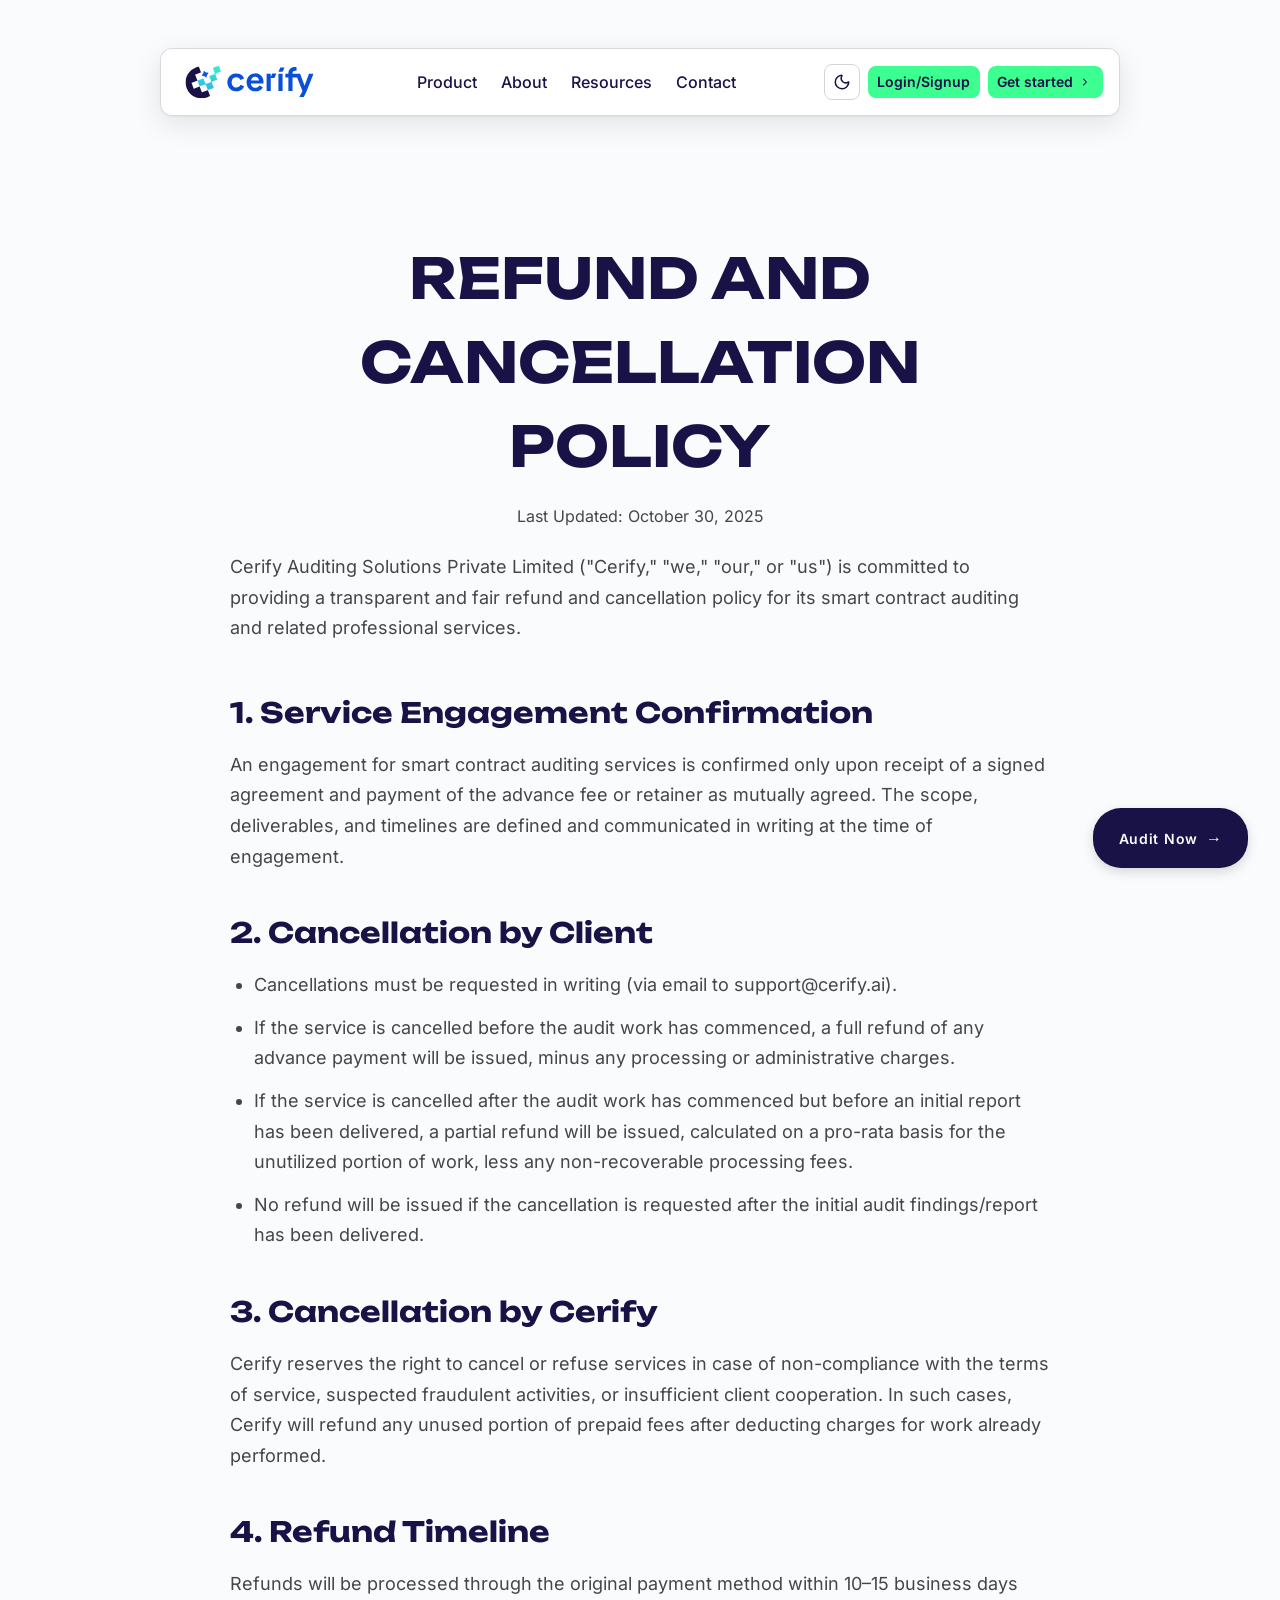
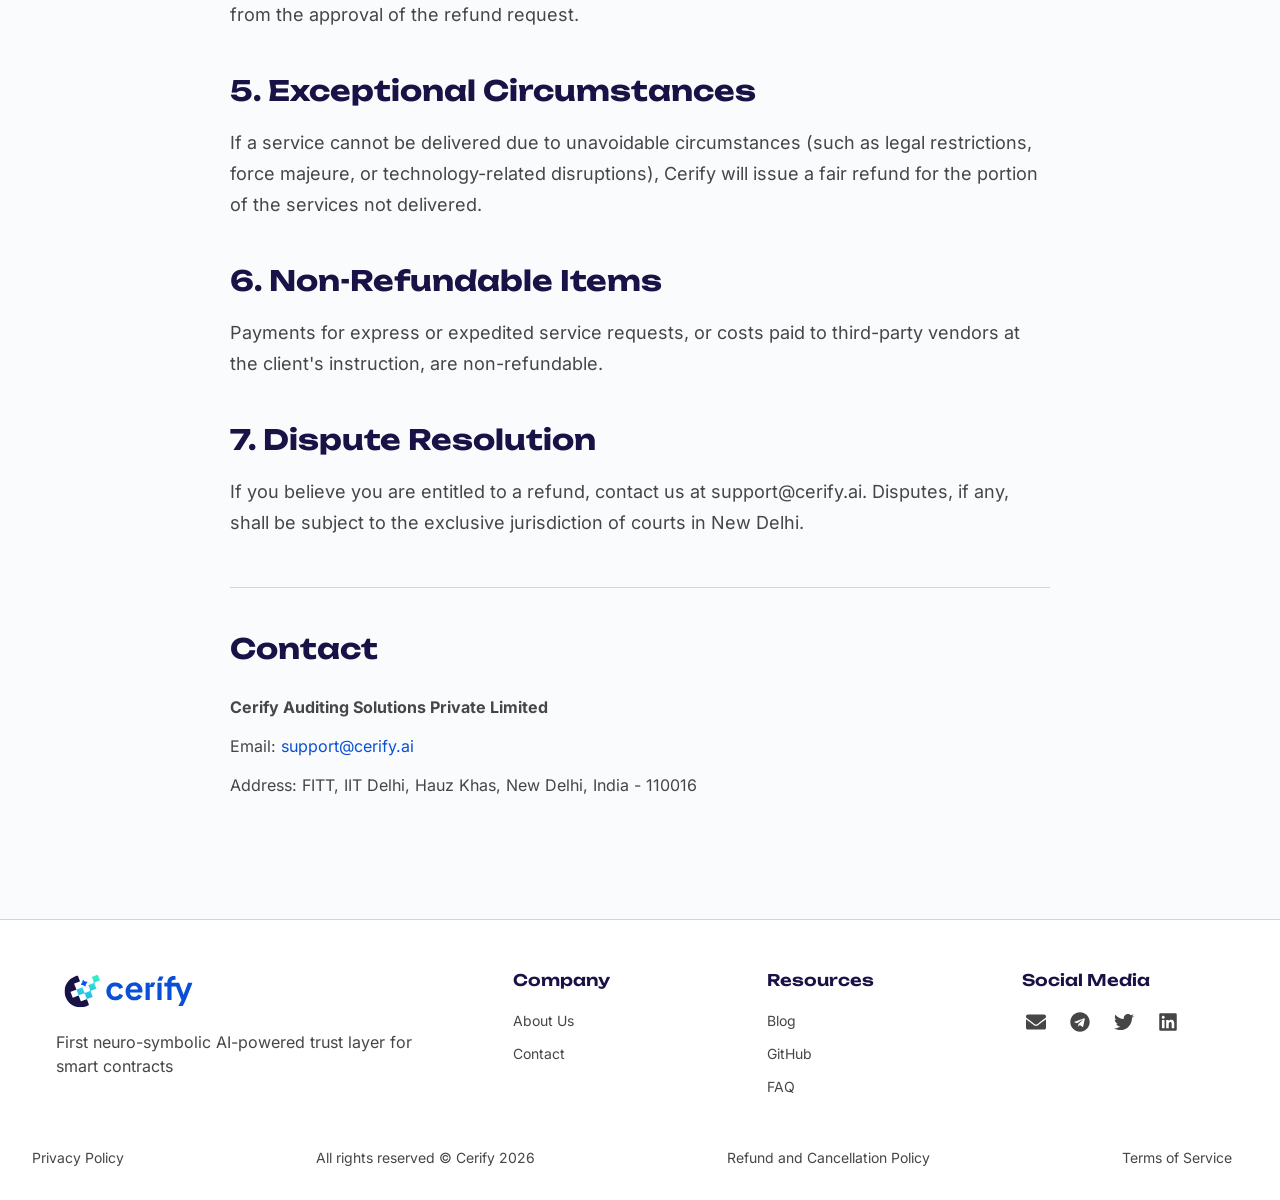
<file: refund-cancellation.html>
<!DOCTYPE html><html lang="en"><head><meta charset="utf-8"><meta name="robots" content="noindex, nofollow"><meta http-equiv="Content-Security-Policy" content="default-src 'none'; script-src 'self' https://analytics.cerify.test:8443; style-src 'self'; img-src 'self'; font-src 'self'; frame-src https://www.google.com; connect-src https://analytics.cerify.test:8443; base-uri 'none'; form-action 'none'; object-src 'none'; upgrade-insecure-requests"><meta name="viewport" content="width=device-width, initial-scale=1"><title>Refund and Cancellation Policy | Cerify</title><meta name="description" content="First neuro-symbolic AI-powered trust layer for smart contracts"><link rel="canonical" href="https://cerify.ai/refund-cancellation"><meta property="og:type" content="website"><meta property="og:site_name" content="Cerify"><meta property="og:title" content="Refund and Cancellation Policy | Cerify"><meta property="og:description" content="First neuro-symbolic AI-powered trust layer for smart contracts"><meta property="og:url" content="https://cerify.ai/refund-cancellation"><meta name="twitter:card" content="summary_large_image"><link rel="icon" href="/favicon.ico" sizes="48x48"><link rel="apple-touch-icon" href="/apple-touch-icon.png"><script src="/theme-init.js"></script><script defer data-domain="cerify.test" src="https://analytics.cerify.test:8443/js/script.tagged-events.js"></script><link rel="stylesheet" href="/_astro/LegalDocument.FhfSs4PC.css"><link rel="stylesheet" href="/_astro/BaseLayout.CmeRSzD8.css"></head><body><div class="_siteLayout_afzkf_4"><div class="_pageContainer_afzkf_10"><div class="_navbarSpacer_1wv8j_5" data-navbar-spacer></div><nav class="_navbar_1wv8j_5" data-navbar><div class="_navContent_1wv8j_60"><a href="/" class="_logoLink_1wv8j_149"><svg width="153" height="46" viewBox="0 0 153 46" fill="none" xmlns="http://www.w3.org/2000/svg" class="_companyLogo_p34yz_4 _logo_1wv8j_149" role="img" aria-label="Cerify"><title>Cerify</title><mask id="navbar-logo-mask" maskUnits="userSpaceOnUse" x="8" y="6" width="129" height="34"><path d="M136.5 6.64418H8.5V39.356H136.5V6.64418Z" fill="white"></path></mask><g mask="url(#navbar-logo-mask)"><path d="M54.7035 31.1748C53.3612 30.4086 52.2492 29.2952 51.4838 27.9514C50.7168 26.5403 50.3149 24.9595 50.3149 23.3531C50.3149 21.7466 50.7168 20.1658 51.4838 18.7548C52.2504 17.4185 53.3627 16.3138 54.7035 15.5571C55.9212 14.8913 57.2687 14.4982 58.6529 14.4053C60.0373 14.3123 61.4252 14.5217 62.7206 15.0187C63.7421 15.4189 64.6687 16.0283 65.4413 16.8078C66.1339 17.5052 66.6754 18.338 67.0318 19.2544C67.0547 19.3153 67.0533 19.3826 67.0282 19.4425C67.0031 19.5024 66.956 19.5505 66.8966 19.5767L63.4805 21.0531C63.1606 20.2135 62.6007 19.487 61.8706 18.9643C61.12 18.4287 60.2165 18.1506 59.2949 18.1713C58.4416 18.1566 57.6021 18.3883 56.8768 18.8386C56.1655 19.2858 55.5907 19.9204 55.2155 20.6727C54.8191 21.5117 54.6136 22.4282 54.6136 23.3562C54.6136 24.2844 54.8191 25.2009 55.2155 26.0398C55.5873 26.7996 56.1625 27.4412 56.8768 27.8933C57.6031 28.3411 58.4421 28.5716 59.2949 28.5573C60.2141 28.5789 61.1163 28.3068 61.8706 27.7805C62.6143 27.2511 63.1765 26.5047 63.4805 25.6434L66.903 27.1938C66.9618 27.2207 67.0082 27.269 67.0327 27.3288C67.0573 27.3887 67.0581 27.4557 67.0351 27.5162C66.6851 28.4119 66.1534 29.2252 65.4735 29.9047C64.6992 30.6861 63.7733 31.3005 62.7528 31.7099C61.4541 32.2178 60.0595 32.4329 58.6682 32.3398C57.2769 32.2468 55.9233 31.8479 54.7035 31.1716V31.1748Z" fill="var(--logo-type)"></path><path d="M73.7574 31.1619C72.4479 30.3767 71.377 29.2488 70.6601 27.8997C69.9131 26.497 69.5321 24.928 69.5525 23.3386C69.5219 21.7319 69.908 20.1448 70.6729 18.7322C71.396 17.4182 72.455 16.3202 73.7413 15.5506C75.0552 14.7647 76.5608 14.3586 78.0912 14.3773C79.6872 14.3269 81.2651 14.728 82.6438 15.5345C83.8565 16.2701 84.8417 17.3279 85.4901 18.5904C86.1532 19.8933 86.4902 21.338 86.4721 22.8002C86.4723 23.1124 86.4563 23.4245 86.4238 23.735C86.3984 24.0107 86.34 24.2824 86.2499 24.5441H73.8508C73.9299 25.503 74.3061 26.4132 74.9269 27.1477C75.5477 27.8821 76.3821 28.4041 77.3136 28.641C78.245 28.8777 79.2271 28.8174 80.1227 28.4683C81.0181 28.1194 81.7826 27.4991 82.309 26.6941C82.3406 26.6405 82.3916 26.6009 82.4515 26.5836C82.5113 26.5662 82.5754 26.5723 82.631 26.6007L85.7863 28.1512C85.211 29.4302 84.2403 30.4903 83.0173 31.1748C81.6226 31.9885 80.0302 32.4002 78.4163 32.3642C76.7823 32.4017 75.1698 31.9855 73.7574 31.1619ZM75.4188 18.7322C74.6353 19.4144 74.1148 20.3494 73.9473 21.3754H82.0449C81.9921 20.3895 81.5551 19.4636 80.8279 18.7967C80.0789 18.1221 79.0981 17.764 78.0912 17.7973C77.117 17.7767 76.1681 18.1087 75.4188 18.7322Z" fill="var(--logo-type)"></path><path d="M99.2319 14.9285L97.4768 18.8643C97.4581 18.9056 97.4279 18.9406 97.3895 18.9652C97.3512 18.9898 97.3072 19.0029 97.2615 19.0029H94.0034C93.9373 19.0038 93.8737 19.0307 93.8272 19.0778C93.7815 19.1248 93.7554 19.1883 93.7554 19.2544V31.9903H89.605V14.7609H93.4945C93.5613 14.7609 93.6249 14.7874 93.6722 14.8346C93.7187 14.8817 93.7456 14.9456 93.7456 15.0123V17.9392L95.1818 14.7158C95.1998 14.6736 95.23 14.6377 95.2683 14.6125C95.3066 14.5873 95.3515 14.5739 95.3971 14.5739H99.0133C99.0549 14.573 99.0965 14.583 99.1332 14.6031C99.1707 14.6232 99.2017 14.6527 99.2237 14.6885C99.2458 14.7243 99.258 14.7653 99.2596 14.8074C99.2613 14.8495 99.2515 14.8912 99.2319 14.9285Z" fill="var(--logo-type)"></path><path d="M103.569 8.3945H107.171C107.213 8.39476 107.253 8.40523 107.29 8.425C107.326 8.44476 107.356 8.47318 107.379 8.5077C107.401 8.54223 107.414 8.58177 107.418 8.62278C107.421 8.66379 107.414 8.70497 107.397 8.74263L105.639 12.672C105.619 12.7153 105.588 12.752 105.548 12.7777C105.508 12.8034 105.461 12.8171 105.414 12.8171H101.431L103.343 8.52988C103.364 8.48844 103.397 8.45376 103.437 8.42983C103.477 8.40589 103.523 8.39365 103.569 8.3945Z" fill="var(--logo-type)"></path><path d="M101.682 14.7577H105.575V31.9839H101.431V15.0091C101.431 14.9424 101.458 14.8785 101.505 14.8313C101.551 14.7842 101.616 14.7577 101.682 14.7577Z" fill="var(--logo-type)"></path><path d="M136.504 14.7544L130.486 30.0014C130.486 30.0014 129.073 33.4667 128.438 34.8367C127.947 35.9195 127.4 36.9761 126.8 38.0021H122.337V37.9151C122.833 37.1028 123.377 36.1711 123.947 35.1042C124.517 34.0373 125.032 32.996 125.476 31.9968L120.203 18.6355C120.184 18.5899 120.152 18.5508 120.111 18.5234C120.071 18.4958 120.023 18.4809 119.973 18.4808H115.534V31.9807H111.39V18.7129C111.389 18.6473 111.363 18.5846 111.316 18.5383C111.27 18.4919 111.208 18.4655 111.142 18.4647H108.357V15.0026C108.357 14.9368 108.383 14.8736 108.429 14.8271C108.476 14.7806 108.539 14.7544 108.605 14.7544H111.39V14.1903C111.39 12.2208 111.983 10.7057 113.161 9.6291C114.339 8.55247 115.927 8.01737 117.904 8.01737C118.379 8.01389 118.855 8.05381 119.323 8.13663C119.381 8.14797 119.432 8.17905 119.468 8.22443C119.505 8.26981 119.524 8.32659 119.523 8.38484V11.7502C119.168 11.6917 118.808 11.6615 118.448 11.6599C117.687 11.6171 116.935 11.8329 116.313 12.2723C115.788 12.6882 115.53 13.3232 115.53 14.2064V14.7705H122.955C123.005 14.7728 123.053 14.79 123.094 14.8199C123.134 14.8498 123.164 14.8909 123.18 14.9382L127.579 26.6426L131.996 14.7544H136.504Z" fill="var(--logo-type)"></path><path d="M32.9704 36.6773C32.9932 36.7315 32.9959 36.792 32.9782 36.8482C32.9605 36.9043 32.9235 36.9522 32.8738 36.9835C32.6226 37.1415 32.3618 37.3059 32.0978 37.4251C32.0257 37.4685 31.9504 37.5062 31.8725 37.538C31.6045 37.6898 31.3283 37.8265 31.045 37.9473C31.0388 37.9499 31.0319 37.9499 31.0257 37.9473C30.8067 38.0505 30.5781 38.1408 30.3592 38.2246C30.0629 38.3342 29.7635 38.4469 29.4641 38.5469C29.023 38.6888 28.5658 38.8145 28.1182 38.9176L27.4421 39.0627C23.7274 39.778 19.8796 39.1352 16.5981 37.2511C16.1699 37.0093 15.7513 36.7449 15.336 36.4581C15.1589 36.3324 14.9786 36.2067 14.7983 36.0712C14.618 35.9359 14.4473 35.7973 14.2767 35.6587C13.9225 35.3653 13.578 35.0623 13.2496 34.7335C13.0629 34.5498 12.8858 34.3629 12.7087 34.1758C12.5316 33.9889 12.3513 33.7826 12.1935 33.5828C12.0358 33.3829 11.8716 33.1734 11.7041 32.9639C11.5367 32.7544 11.4015 32.5448 11.2502 32.3191C11.0988 32.0935 10.9282 31.8227 10.7608 31.5617C9.68459 29.728 8.96977 27.7047 8.65508 25.6014L8.63576 25.4725C8.61 25.2952 8.59712 25.118 8.57136 24.9374C8.25313 21.4259 9.09177 17.9066 10.9592 14.917C12.8266 11.9275 15.6202 9.6322 18.9131 8.38166C19.1175 8.29809 19.326 8.22493 19.5377 8.16246C19.564 8.14563 19.5937 8.13463 19.6246 8.13023C19.9821 8.0174 20.3395 7.91748 20.6904 7.82722C21.0413 7.73697 21.3053 7.69184 21.6209 7.63704C21.6795 7.62645 21.7399 7.63678 21.7917 7.66623C21.8435 7.69568 21.8833 7.74239 21.9042 7.79821L23.9455 13.1395C23.9573 13.1704 23.9628 13.2033 23.9618 13.2363C23.9606 13.2693 23.9529 13.3018 23.9392 13.3319C23.9254 13.3619 23.9057 13.3889 23.8814 13.4112C23.857 13.4335 23.8285 13.4507 23.7974 13.4618L18.369 15.5732C18.3067 15.5964 18.2562 15.6434 18.2284 15.7037C18.2007 15.7642 18.198 15.8331 18.2209 15.8956L20.3137 21.3303C20.3382 21.3911 20.3377 21.4591 20.3124 21.5194C20.287 21.5798 20.2389 21.6277 20.1785 21.6527L14.7307 23.7512C14.6996 23.7623 14.671 23.7795 14.6467 23.8019C14.6224 23.8242 14.6027 23.8511 14.5889 23.8812C14.5751 23.9112 14.5675 23.9437 14.5664 23.9767C14.5653 24.0098 14.5708 24.0426 14.5826 24.0735L16.6754 29.5116C16.6992 29.5732 16.7464 29.6231 16.8066 29.6503C16.8669 29.6774 16.9354 29.6797 16.9974 29.6565L22.4258 27.571C22.4557 27.5579 22.488 27.5511 22.5207 27.5509C22.5533 27.5506 22.5856 27.5571 22.6157 27.5698C22.6458 27.5824 22.673 27.601 22.6957 27.6245C22.7184 27.648 22.7361 27.6758 22.7478 27.7064L24.8342 33.154C24.8458 33.1846 24.8635 33.2124 24.8862 33.2359C24.9089 33.2593 24.9361 33.278 24.9662 33.2907C24.9963 33.3033 25.0287 33.3097 25.0613 33.3095C25.0939 33.3093 25.1262 33.3024 25.1561 33.2894L30.5975 31.2135C30.6281 31.2016 30.6607 31.196 30.6936 31.1969C30.7265 31.1977 30.7588 31.2051 30.7888 31.2186C30.8187 31.2321 30.8457 31.2514 30.8681 31.2755C30.8906 31.2995 30.908 31.3277 30.9194 31.3585L32.9704 36.6773Z" fill="var(--logo-mark)"></path><path d="M43.9206 12.2466C43.9325 12.2772 43.9381 12.31 43.9372 12.3428C43.9364 12.3757 43.929 12.4081 43.9155 12.4381C43.902 12.4681 43.8827 12.4951 43.8588 12.5175C43.8347 12.54 43.8065 12.5575 43.7757 12.5689L39.1876 14.3354C38.9028 14.444 38.672 14.6603 38.5449 14.9376C38.4179 15.215 38.4047 15.5312 38.5082 15.8182V15.8408L40.2727 20.4245C40.2958 20.4865 40.2935 20.5551 40.2663 20.6155C40.2392 20.6758 40.1894 20.723 40.1278 20.7469L35.5461 22.5069C35.2644 22.6229 35.0393 22.8448 34.919 23.1249C34.7986 23.405 34.7926 23.7213 34.9022 24.0058L36.6602 28.596C36.6822 28.6585 36.679 28.7271 36.6514 28.7873C36.6237 28.8475 36.5737 28.8945 36.5121 28.9184L31.0804 31.0136C31.0184 31.0359 30.9502 31.0332 30.8902 31.0061C30.8301 30.9791 30.7829 30.9297 30.7584 30.8686L29.0036 26.2816C28.8919 26.0007 28.676 25.7741 28.4011 25.6492C28.1263 25.5242 27.8138 25.5105 27.529 25.611H27.5033L22.9119 27.3711C22.8818 27.3836 22.8494 27.3899 22.8168 27.3897C22.7841 27.3894 22.7518 27.3827 22.7217 27.3698C22.6917 27.3569 22.6647 27.3381 22.642 27.3145C22.6194 27.2909 22.6017 27.263 22.5899 27.2325L20.5036 21.788C20.4805 21.726 20.4828 21.6574 20.51 21.5971C20.537 21.5367 20.5869 21.4895 20.6485 21.4657L26.0673 19.3801C26.1289 19.3577 26.1967 19.3599 26.2567 19.3863C26.3167 19.4127 26.3642 19.4613 26.3892 19.5219L28.1504 24.1089C28.2596 24.3935 28.4757 24.624 28.7525 24.7512C29.0293 24.8783 29.3448 24.8919 29.6315 24.7891H29.6572L33.3793 23.3514C33.6641 23.2428 33.8949 23.0265 34.0219 22.7492C34.149 22.4719 34.1621 22.1556 34.0586 21.8687V21.8461L32.2942 17.2591C32.2711 17.1971 32.2734 17.1285 32.3005 17.0681C32.3276 17.0078 32.3774 16.9606 32.4391 16.9367L37.0143 15.1734H37.0369C37.3178 15.0574 37.5423 14.8361 37.6626 14.5567C37.7829 14.2773 37.7894 13.9619 37.6808 13.6778L35.926 9.08757C35.9137 9.05694 35.9077 9.02414 35.9084 8.99113C35.909 8.95812 35.9163 8.92558 35.9298 8.89547C35.9434 8.86536 35.9629 8.83831 35.9871 8.81593C36.0113 8.79354 36.0399 8.7763 36.0709 8.76522L41.522 6.66029C41.5528 6.64849 41.5856 6.64297 41.6186 6.64406C41.6516 6.64515 41.6841 6.65283 41.714 6.66664C41.744 6.68045 41.7709 6.70012 41.7933 6.72449C41.8156 6.74887 41.8328 6.77745 41.8439 6.80857L43.9206 12.2466Z" fill="url(#navbar-logo-gradient)"></path><path d="M29.686 13.5102L31.2379 13.7713C31.2807 13.7787 31.3208 13.7972 31.3544 13.8248C31.388 13.8524 31.4137 13.8882 31.4293 13.9289C31.4449 13.9694 31.4497 14.0134 31.4432 14.0564C31.4367 14.0994 31.4193 14.14 31.3924 14.1742L30.4265 15.4055C30.1133 15.803 29.9051 16.2731 29.8212 16.7723L29.5572 18.3261C29.5503 18.3688 29.5324 18.4091 29.5052 18.4428C29.4779 18.4764 29.4423 18.5025 29.4019 18.5181C29.3615 18.5338 29.3177 18.5385 29.275 18.532C29.2322 18.5254 29.1918 18.5078 29.158 18.4808L27.9248 17.5137C27.5288 17.1979 27.059 16.9882 26.5596 16.9045L25.011 16.6434C24.9623 16.6422 24.915 16.6267 24.875 16.5987C24.835 16.5707 24.8042 16.5316 24.7863 16.4863C24.7684 16.4408 24.7643 16.3912 24.7745 16.3434C24.7847 16.2957 24.8087 16.252 24.8435 16.2179L25.8095 14.9833C26.1239 14.5936 26.3364 14.1316 26.4277 13.6391L26.6885 12.0854C26.6963 12.0428 26.7151 12.003 26.7429 11.9698C26.7706 11.9366 26.8065 11.9112 26.8469 11.8959C26.8875 11.8807 26.9312 11.8762 26.9739 11.8828C27.0167 11.8895 27.0569 11.9071 27.0909 11.9339L28.3241 12.9009C28.7189 13.2166 29.1877 13.4263 29.686 13.5102Z" fill="var(--logo-spark)"></path></g><defs><linearGradient id="navbar-logo-gradient" x1="32.2125" y1="6.64392" x2="32.2125" y2="31.0285" gradientUnits="userSpaceOnUse"><stop stop-color="var(--logo-gradient-start)"></stop><stop offset="1" stop-color="var(--logo-gradient-end)"></stop></linearGradient></defs></svg></a><div class="_navLinks_1wv8j_162"><a href="/product">Product</a><a href="/about">About</a><a href="/faq">Resources</a><a href="/contact">Contact</a></div><div class="_navActions_1wv8j_194"><button type="button" class="_themeToggle_168vv_4" aria-label="Toggle theme" data-theme-toggle><svg xmlns="http://www.w3.org/2000/svg" width="24" height="24" viewBox="0 0 24 24" fill="none" stroke="currentColor" stroke-width="2" stroke-linecap="round" stroke-linejoin="round" class="_icon_168vv_22 _moonIcon_168vv_28" aria-hidden="true"><path d="M20.985 12.486a9 9 0 1 1-9.473-9.472c.405-.022.617.46.402.803a6 6 0 0 0 8.268 8.268c.344-.215.825-.004.803.401"></path></svg><svg xmlns="http://www.w3.org/2000/svg" width="24" height="24" viewBox="0 0 24 24" fill="none" stroke="currentColor" stroke-width="2" stroke-linecap="round" stroke-linejoin="round" class="_icon_168vv_22 _sunIcon_168vv_32" aria-hidden="true"><circle cx="12" cy="12" r="4"></circle><path d="M12 2v2"></path><path d="M12 20v2"></path><path d="m4.93 4.93 1.41 1.41"></path><path d="m17.66 17.66 1.41 1.41"></path><path d="M2 12h2"></path><path d="M20 12h2"></path><path d="m6.34 17.66-1.41 1.41"></path><path d="m19.07 4.93-1.41 1.41"></path></svg></button><script type="module" src="/_astro/ThemeToggle.astro_astro_type_script_index_0_lang.COxu3r65.js"></script><div class="_navActionsCtas_1wv8j_331"><a href="https://sons-portrait-trace-rock.trycloudflare.com/login" class="_ctaButton_1wv8j_202 plausible-event-name=Login+Click"><span>Login/Signup</span></a><a href="/contact" class="_ctaButton_1wv8j_202"><span>Get started</span><img src="/_astro/icon-chevron-right.DM6zCgtI_CVRw2.svg" alt loading="lazy" decoding="async" width="16" height="16" class="_ctaButtonIcon_1wv8j_236"></a></div><button type="button" class="_mobileMenuButton_1wv8j_245" aria-label="Toggle menu" aria-expanded="false" aria-controls="mobile-menu" data-menu-button><span></span><span></span><span></span></button></div></div><div id="mobile-menu" class="_mobileMenu_1wv8j_245" data-menu hidden><a href="/product">Product</a><a href="/about">About</a><a href="/faq">Resources</a><a href="/contact">Contact</a><a href="/contact" class="_ctaButton_1wv8j_202 _mobileMenuCtaBlock_1wv8j_318">Get started</a><a href="https://sons-portrait-trace-rock.trycloudflare.com/login" class="_ctaButton_1wv8j_202 _mobileMenuCtaBlock_1wv8j_318">Login/Signup</a></div></nav><script type="module" src="/_astro/Navbar.astro_astro_type_script_index_0_lang.Csn_3lJw.js"></script><main><div class="_container_1ubpo_4"><div class="_header_1ubpo_12"><h1 class="_title_1ubpo_17">REFUND AND CANCELLATION POLICY</h1><p class="_lastUpdated_1ubpo_26">Last Updated: October 30, 2025</p><p class="_intro_1ubpo_33">Cerify Auditing Solutions Private Limited (&quot;Cerify,&quot; &quot;we,&quot; &quot;our,&quot; or &quot;us&quot;) is committed to providing a transparent and fair refund and cancellation policy for its smart contract auditing and related professional services.</p></div><div class="_content_1ubpo_42"><section class="_section_1ubpo_48"><h2 class="_sectionTitle_1ubpo_54">1. Service Engagement Confirmation</h2><p class="_text_1ubpo_62">An engagement for smart contract auditing services is confirmed only upon receipt of a signed agreement and payment of the advance fee or retainer as mutually agreed. The scope, deliverables, and timelines are defined and communicated in writing at the time of engagement.</p></section><section class="_section_1ubpo_48"><h2 class="_sectionTitle_1ubpo_54">2. Cancellation by Client</h2><ul class="_list_1ubpo_70"><li class="_listItem_1ubpo_77">Cancellations must be requested in writing (via email to support@cerify.ai).</li><li class="_listItem_1ubpo_77">If the service is cancelled before the audit work has commenced, a full refund of any advance payment will be issued, minus any processing or administrative charges.</li><li class="_listItem_1ubpo_77">If the service is cancelled after the audit work has commenced but before an initial report has been delivered, a partial refund will be issued, calculated on a pro-rata basis for the unutilized portion of work, less any non-recoverable processing fees.</li><li class="_listItem_1ubpo_77">No refund will be issued if the cancellation is requested after the initial audit findings/report has been delivered.</li></ul></section><section class="_section_1ubpo_48"><h2 class="_sectionTitle_1ubpo_54">3. Cancellation by Cerify</h2><p class="_text_1ubpo_62">Cerify reserves the right to cancel or refuse services in case of non-compliance with the terms of service, suspected fraudulent activities, or insufficient client cooperation. In such cases, Cerify will refund any unused portion of prepaid fees after deducting charges for work already performed.</p></section><section class="_section_1ubpo_48"><h2 class="_sectionTitle_1ubpo_54">4. Refund Timeline</h2><p class="_text_1ubpo_62">Refunds will be processed through the original payment method within 10–15 business days from the approval of the refund request.</p></section><section class="_section_1ubpo_48"><h2 class="_sectionTitle_1ubpo_54">5. Exceptional Circumstances</h2><p class="_text_1ubpo_62">If a service cannot be delivered due to unavoidable circumstances (such as legal restrictions, force majeure, or technology-related disruptions), Cerify will issue a fair refund for the portion of the services not delivered.</p></section><section class="_section_1ubpo_48"><h2 class="_sectionTitle_1ubpo_54">6. Non-Refundable Items</h2><p class="_text_1ubpo_62">Payments for express or expedited service requests, or costs paid to third-party vendors at the client&#39;s instruction, are non-refundable.</p></section><section class="_section_1ubpo_48"><h2 class="_sectionTitle_1ubpo_54">7. Dispute Resolution</h2><p class="_text_1ubpo_62">If you believe you are entitled to a refund, contact us at support@cerify.ai. Disputes, if any, shall be subject to the exclusive jurisdiction of courts in New Delhi.</p></section></div><div class="_contactSection_1ubpo_90"><h2 class="_sectionTitle_1ubpo_54">Contact</h2><div class="_contactDetails_1ubpo_96"><p class="_contactItem_1ubpo_103"><strong>Cerify Auditing Solutions Private Limited</strong></p><p class="_contactItem_1ubpo_103">Email: <a href="mailto:support@cerify.ai" class="_link_1ubpo_111">support@cerify.ai</a></p><p class="_contactItem_1ubpo_103">Address: FITT, IIT Delhi, Hauz Khas, New Delhi, India - 110016</p></div></div></div></main></div><footer class="_footer_1x4z1_4"><div class="_footerMain_1x4z1_15"><div class="_footerGrid_1x4z1_21"><div class="_footerBrand_1x4z1_28"><a href="/" class="_footerLogo_1x4z1_34"><svg width="153" height="46" viewBox="0 0 153 46" fill="none" xmlns="http://www.w3.org/2000/svg" class="_companyLogo_p34yz_4" role="img" aria-label="cerify-logo"><title>cerify-logo</title><mask id="footer-logo-mask" maskUnits="userSpaceOnUse" x="8" y="6" width="129" height="34"><path d="M136.5 6.64418H8.5V39.356H136.5V6.64418Z" fill="white"></path></mask><g mask="url(#footer-logo-mask)"><path d="M54.7035 31.1748C53.3612 30.4086 52.2492 29.2952 51.4838 27.9514C50.7168 26.5403 50.3149 24.9595 50.3149 23.3531C50.3149 21.7466 50.7168 20.1658 51.4838 18.7548C52.2504 17.4185 53.3627 16.3138 54.7035 15.5571C55.9212 14.8913 57.2687 14.4982 58.6529 14.4053C60.0373 14.3123 61.4252 14.5217 62.7206 15.0187C63.7421 15.4189 64.6687 16.0283 65.4413 16.8078C66.1339 17.5052 66.6754 18.338 67.0318 19.2544C67.0547 19.3153 67.0533 19.3826 67.0282 19.4425C67.0031 19.5024 66.956 19.5505 66.8966 19.5767L63.4805 21.0531C63.1606 20.2135 62.6007 19.487 61.8706 18.9643C61.12 18.4287 60.2165 18.1506 59.2949 18.1713C58.4416 18.1566 57.6021 18.3883 56.8768 18.8386C56.1655 19.2858 55.5907 19.9204 55.2155 20.6727C54.8191 21.5117 54.6136 22.4282 54.6136 23.3562C54.6136 24.2844 54.8191 25.2009 55.2155 26.0398C55.5873 26.7996 56.1625 27.4412 56.8768 27.8933C57.6031 28.3411 58.4421 28.5716 59.2949 28.5573C60.2141 28.5789 61.1163 28.3068 61.8706 27.7805C62.6143 27.2511 63.1765 26.5047 63.4805 25.6434L66.903 27.1938C66.9618 27.2207 67.0082 27.269 67.0327 27.3288C67.0573 27.3887 67.0581 27.4557 67.0351 27.5162C66.6851 28.4119 66.1534 29.2252 65.4735 29.9047C64.6992 30.6861 63.7733 31.3005 62.7528 31.7099C61.4541 32.2178 60.0595 32.4329 58.6682 32.3398C57.2769 32.2468 55.9233 31.8479 54.7035 31.1716V31.1748Z" fill="var(--logo-type)"></path><path d="M73.7574 31.1619C72.4479 30.3767 71.377 29.2488 70.6601 27.8997C69.9131 26.497 69.5321 24.928 69.5525 23.3386C69.5219 21.7319 69.908 20.1448 70.6729 18.7322C71.396 17.4182 72.455 16.3202 73.7413 15.5506C75.0552 14.7647 76.5608 14.3586 78.0912 14.3773C79.6872 14.3269 81.2651 14.728 82.6438 15.5345C83.8565 16.2701 84.8417 17.3279 85.4901 18.5904C86.1532 19.8933 86.4902 21.338 86.4721 22.8002C86.4723 23.1124 86.4563 23.4245 86.4238 23.735C86.3984 24.0107 86.34 24.2824 86.2499 24.5441H73.8508C73.9299 25.503 74.3061 26.4132 74.9269 27.1477C75.5477 27.8821 76.3821 28.4041 77.3136 28.641C78.245 28.8777 79.2271 28.8174 80.1227 28.4683C81.0181 28.1194 81.7826 27.4991 82.309 26.6941C82.3406 26.6405 82.3916 26.6009 82.4515 26.5836C82.5113 26.5662 82.5754 26.5723 82.631 26.6007L85.7863 28.1512C85.211 29.4302 84.2403 30.4903 83.0173 31.1748C81.6226 31.9885 80.0302 32.4002 78.4163 32.3642C76.7823 32.4017 75.1698 31.9855 73.7574 31.1619ZM75.4188 18.7322C74.6353 19.4144 74.1148 20.3494 73.9473 21.3754H82.0449C81.9921 20.3895 81.5551 19.4636 80.8279 18.7967C80.0789 18.1221 79.0981 17.764 78.0912 17.7973C77.117 17.7767 76.1681 18.1087 75.4188 18.7322Z" fill="var(--logo-type)"></path><path d="M99.2319 14.9285L97.4768 18.8643C97.4581 18.9056 97.4279 18.9406 97.3895 18.9652C97.3512 18.9898 97.3072 19.0029 97.2615 19.0029H94.0034C93.9373 19.0038 93.8737 19.0307 93.8272 19.0778C93.7815 19.1248 93.7554 19.1883 93.7554 19.2544V31.9903H89.605V14.7609H93.4945C93.5613 14.7609 93.6249 14.7874 93.6722 14.8346C93.7187 14.8817 93.7456 14.9456 93.7456 15.0123V17.9392L95.1818 14.7158C95.1998 14.6736 95.23 14.6377 95.2683 14.6125C95.3066 14.5873 95.3515 14.5739 95.3971 14.5739H99.0133C99.0549 14.573 99.0965 14.583 99.1332 14.6031C99.1707 14.6232 99.2017 14.6527 99.2237 14.6885C99.2458 14.7243 99.258 14.7653 99.2596 14.8074C99.2613 14.8495 99.2515 14.8912 99.2319 14.9285Z" fill="var(--logo-type)"></path><path d="M103.569 8.3945H107.171C107.213 8.39476 107.253 8.40523 107.29 8.425C107.326 8.44476 107.356 8.47318 107.379 8.5077C107.401 8.54223 107.414 8.58177 107.418 8.62278C107.421 8.66379 107.414 8.70497 107.397 8.74263L105.639 12.672C105.619 12.7153 105.588 12.752 105.548 12.7777C105.508 12.8034 105.461 12.8171 105.414 12.8171H101.431L103.343 8.52988C103.364 8.48844 103.397 8.45376 103.437 8.42983C103.477 8.40589 103.523 8.39365 103.569 8.3945Z" fill="var(--logo-type)"></path><path d="M101.682 14.7577H105.575V31.9839H101.431V15.0091C101.431 14.9424 101.458 14.8785 101.505 14.8313C101.551 14.7842 101.616 14.7577 101.682 14.7577Z" fill="var(--logo-type)"></path><path d="M136.504 14.7544L130.486 30.0014C130.486 30.0014 129.073 33.4667 128.438 34.8367C127.947 35.9195 127.4 36.9761 126.8 38.0021H122.337V37.9151C122.833 37.1028 123.377 36.1711 123.947 35.1042C124.517 34.0373 125.032 32.996 125.476 31.9968L120.203 18.6355C120.184 18.5899 120.152 18.5508 120.111 18.5234C120.071 18.4958 120.023 18.4809 119.973 18.4808H115.534V31.9807H111.39V18.7129C111.389 18.6473 111.363 18.5846 111.316 18.5383C111.27 18.4919 111.208 18.4655 111.142 18.4647H108.357V15.0026C108.357 14.9368 108.383 14.8736 108.429 14.8271C108.476 14.7806 108.539 14.7544 108.605 14.7544H111.39V14.1903C111.39 12.2208 111.983 10.7057 113.161 9.6291C114.339 8.55247 115.927 8.01737 117.904 8.01737C118.379 8.01389 118.855 8.05381 119.323 8.13663C119.381 8.14797 119.432 8.17905 119.468 8.22443C119.505 8.26981 119.524 8.32659 119.523 8.38484V11.7502C119.168 11.6917 118.808 11.6615 118.448 11.6599C117.687 11.6171 116.935 11.8329 116.313 12.2723C115.788 12.6882 115.53 13.3232 115.53 14.2064V14.7705H122.955C123.005 14.7728 123.053 14.79 123.094 14.8199C123.134 14.8498 123.164 14.8909 123.18 14.9382L127.579 26.6426L131.996 14.7544H136.504Z" fill="var(--logo-type)"></path><path d="M32.9704 36.6773C32.9932 36.7315 32.9959 36.792 32.9782 36.8482C32.9605 36.9043 32.9235 36.9522 32.8738 36.9835C32.6226 37.1415 32.3618 37.3059 32.0978 37.4251C32.0257 37.4685 31.9504 37.5062 31.8725 37.538C31.6045 37.6898 31.3283 37.8265 31.045 37.9473C31.0388 37.9499 31.0319 37.9499 31.0257 37.9473C30.8067 38.0505 30.5781 38.1408 30.3592 38.2246C30.0629 38.3342 29.7635 38.4469 29.4641 38.5469C29.023 38.6888 28.5658 38.8145 28.1182 38.9176L27.4421 39.0627C23.7274 39.778 19.8796 39.1352 16.5981 37.2511C16.1699 37.0093 15.7513 36.7449 15.336 36.4581C15.1589 36.3324 14.9786 36.2067 14.7983 36.0712C14.618 35.9359 14.4473 35.7973 14.2767 35.6587C13.9225 35.3653 13.578 35.0623 13.2496 34.7335C13.0629 34.5498 12.8858 34.3629 12.7087 34.1758C12.5316 33.9889 12.3513 33.7826 12.1935 33.5828C12.0358 33.3829 11.8716 33.1734 11.7041 32.9639C11.5367 32.7544 11.4015 32.5448 11.2502 32.3191C11.0988 32.0935 10.9282 31.8227 10.7608 31.5617C9.68459 29.728 8.96977 27.7047 8.65508 25.6014L8.63576 25.4725C8.61 25.2952 8.59712 25.118 8.57136 24.9374C8.25313 21.4259 9.09177 17.9066 10.9592 14.917C12.8266 11.9275 15.6202 9.6322 18.9131 8.38166C19.1175 8.29809 19.326 8.22493 19.5377 8.16246C19.564 8.14563 19.5937 8.13463 19.6246 8.13023C19.9821 8.0174 20.3395 7.91748 20.6904 7.82722C21.0413 7.73697 21.3053 7.69184 21.6209 7.63704C21.6795 7.62645 21.7399 7.63678 21.7917 7.66623C21.8435 7.69568 21.8833 7.74239 21.9042 7.79821L23.9455 13.1395C23.9573 13.1704 23.9628 13.2033 23.9618 13.2363C23.9606 13.2693 23.9529 13.3018 23.9392 13.3319C23.9254 13.3619 23.9057 13.3889 23.8814 13.4112C23.857 13.4335 23.8285 13.4507 23.7974 13.4618L18.369 15.5732C18.3067 15.5964 18.2562 15.6434 18.2284 15.7037C18.2007 15.7642 18.198 15.8331 18.2209 15.8956L20.3137 21.3303C20.3382 21.3911 20.3377 21.4591 20.3124 21.5194C20.287 21.5798 20.2389 21.6277 20.1785 21.6527L14.7307 23.7512C14.6996 23.7623 14.671 23.7795 14.6467 23.8019C14.6224 23.8242 14.6027 23.8511 14.5889 23.8812C14.5751 23.9112 14.5675 23.9437 14.5664 23.9767C14.5653 24.0098 14.5708 24.0426 14.5826 24.0735L16.6754 29.5116C16.6992 29.5732 16.7464 29.6231 16.8066 29.6503C16.8669 29.6774 16.9354 29.6797 16.9974 29.6565L22.4258 27.571C22.4557 27.5579 22.488 27.5511 22.5207 27.5509C22.5533 27.5506 22.5856 27.5571 22.6157 27.5698C22.6458 27.5824 22.673 27.601 22.6957 27.6245C22.7184 27.648 22.7361 27.6758 22.7478 27.7064L24.8342 33.154C24.8458 33.1846 24.8635 33.2124 24.8862 33.2359C24.9089 33.2593 24.9361 33.278 24.9662 33.2907C24.9963 33.3033 25.0287 33.3097 25.0613 33.3095C25.0939 33.3093 25.1262 33.3024 25.1561 33.2894L30.5975 31.2135C30.6281 31.2016 30.6607 31.196 30.6936 31.1969C30.7265 31.1977 30.7588 31.2051 30.7888 31.2186C30.8187 31.2321 30.8457 31.2514 30.8681 31.2755C30.8906 31.2995 30.908 31.3277 30.9194 31.3585L32.9704 36.6773Z" fill="var(--logo-mark)"></path><path d="M43.9206 12.2466C43.9325 12.2772 43.9381 12.31 43.9372 12.3428C43.9364 12.3757 43.929 12.4081 43.9155 12.4381C43.902 12.4681 43.8827 12.4951 43.8588 12.5175C43.8347 12.54 43.8065 12.5575 43.7757 12.5689L39.1876 14.3354C38.9028 14.444 38.672 14.6603 38.5449 14.9376C38.4179 15.215 38.4047 15.5312 38.5082 15.8182V15.8408L40.2727 20.4245C40.2958 20.4865 40.2935 20.5551 40.2663 20.6155C40.2392 20.6758 40.1894 20.723 40.1278 20.7469L35.5461 22.5069C35.2644 22.6229 35.0393 22.8448 34.919 23.1249C34.7986 23.405 34.7926 23.7213 34.9022 24.0058L36.6602 28.596C36.6822 28.6585 36.679 28.7271 36.6514 28.7873C36.6237 28.8475 36.5737 28.8945 36.5121 28.9184L31.0804 31.0136C31.0184 31.0359 30.9502 31.0332 30.8902 31.0061C30.8301 30.9791 30.7829 30.9297 30.7584 30.8686L29.0036 26.2816C28.8919 26.0007 28.676 25.7741 28.4011 25.6492C28.1263 25.5242 27.8138 25.5105 27.529 25.611H27.5033L22.9119 27.3711C22.8818 27.3836 22.8494 27.3899 22.8168 27.3897C22.7841 27.3894 22.7518 27.3827 22.7217 27.3698C22.6917 27.3569 22.6647 27.3381 22.642 27.3145C22.6194 27.2909 22.6017 27.263 22.5899 27.2325L20.5036 21.788C20.4805 21.726 20.4828 21.6574 20.51 21.5971C20.537 21.5367 20.5869 21.4895 20.6485 21.4657L26.0673 19.3801C26.1289 19.3577 26.1967 19.3599 26.2567 19.3863C26.3167 19.4127 26.3642 19.4613 26.3892 19.5219L28.1504 24.1089C28.2596 24.3935 28.4757 24.624 28.7525 24.7512C29.0293 24.8783 29.3448 24.8919 29.6315 24.7891H29.6572L33.3793 23.3514C33.6641 23.2428 33.8949 23.0265 34.0219 22.7492C34.149 22.4719 34.1621 22.1556 34.0586 21.8687V21.8461L32.2942 17.2591C32.2711 17.1971 32.2734 17.1285 32.3005 17.0681C32.3276 17.0078 32.3774 16.9606 32.4391 16.9367L37.0143 15.1734H37.0369C37.3178 15.0574 37.5423 14.8361 37.6626 14.5567C37.7829 14.2773 37.7894 13.9619 37.6808 13.6778L35.926 9.08757C35.9137 9.05694 35.9077 9.02414 35.9084 8.99113C35.909 8.95812 35.9163 8.92558 35.9298 8.89547C35.9434 8.86536 35.9629 8.83831 35.9871 8.81593C36.0113 8.79354 36.0399 8.7763 36.0709 8.76522L41.522 6.66029C41.5528 6.64849 41.5856 6.64297 41.6186 6.64406C41.6516 6.64515 41.6841 6.65283 41.714 6.66664C41.744 6.68045 41.7709 6.70012 41.7933 6.72449C41.8156 6.74887 41.8328 6.77745 41.8439 6.80857L43.9206 12.2466Z" fill="url(#footer-logo-gradient)"></path><path d="M29.686 13.5102L31.2379 13.7713C31.2807 13.7787 31.3208 13.7972 31.3544 13.8248C31.388 13.8524 31.4137 13.8882 31.4293 13.9289C31.4449 13.9694 31.4497 14.0134 31.4432 14.0564C31.4367 14.0994 31.4193 14.14 31.3924 14.1742L30.4265 15.4055C30.1133 15.803 29.9051 16.2731 29.8212 16.7723L29.5572 18.3261C29.5503 18.3688 29.5324 18.4091 29.5052 18.4428C29.4779 18.4764 29.4423 18.5025 29.4019 18.5181C29.3615 18.5338 29.3177 18.5385 29.275 18.532C29.2322 18.5254 29.1918 18.5078 29.158 18.4808L27.9248 17.5137C27.5288 17.1979 27.059 16.9882 26.5596 16.9045L25.011 16.6434C24.9623 16.6422 24.915 16.6267 24.875 16.5987C24.835 16.5707 24.8042 16.5316 24.7863 16.4863C24.7684 16.4408 24.7643 16.3912 24.7745 16.3434C24.7847 16.2957 24.8087 16.252 24.8435 16.2179L25.8095 14.9833C26.1239 14.5936 26.3364 14.1316 26.4277 13.6391L26.6885 12.0854C26.6963 12.0428 26.7151 12.003 26.7429 11.9698C26.7706 11.9366 26.8065 11.9112 26.8469 11.8959C26.8875 11.8807 26.9312 11.8762 26.9739 11.8828C27.0167 11.8895 27.0569 11.9071 27.0909 11.9339L28.3241 12.9009C28.7189 13.2166 29.1877 13.4263 29.686 13.5102Z" fill="var(--logo-spark)"></path></g><defs><linearGradient id="footer-logo-gradient" x1="32.2125" y1="6.64392" x2="32.2125" y2="31.0285" gradientUnits="userSpaceOnUse"><stop stop-color="var(--logo-gradient-start)"></stop><stop offset="1" stop-color="var(--logo-gradient-end)"></stop></linearGradient></defs></svg></a><p class="_footerDescription_1x4z1_47">First neuro-symbolic AI-powered trust layer for smart contracts</p></div><div class="_footerLinks_1x4z1_55"><h3 class="_linksTitle_1x4z1_61">Company</h3><ul class="_linksList_1x4z1_68"><li><a href="/about" class="_footerLink_1x4z1_55">About Us</a></li><li><a href="/contact" class="_footerLink_1x4z1_55">Contact</a></li></ul></div><div class="_footerLinks_1x4z1_55"><h3 class="_linksTitle_1x4z1_61">Resources</h3><ul class="_linksList_1x4z1_68"><li><a href="/faq" class="_footerLink_1x4z1_55">Blog</a></li><li><!-- target and rel come last so a caller cannot weaken them. --><a href="https://github.com/Cerify-Systems" class="_footerLink_1x4z1_55" target="_blank" rel="noopener noreferrer">GitHub</a></li><li><a href="/faq" class="_footerLink_1x4z1_55">FAQ</a></li></ul></div><div class="_footerSocial_1x4z1_94"><h3 class="_linksTitle_1x4z1_61">Social Media</h3><div class="_socialIcons_1x4z1_100"><!-- target and rel come last so a caller cannot weaken them. --><a href="mailto:support@cerify.ai" class="_socialIconLink_1x4z1_106" aria-label="Email" target="_blank" rel="noopener noreferrer"><span class="_socialIcon_1x4z1_100"><svg xmlns="http://www.w3.org/2000/svg" width="20" height="20" viewBox="0 0 512 512" fill="currentColor" aria-hidden="true"><path d="M502.3 190.8c3.9-3.1 9.7-.2 9.7 4.7V400c0 26.5-21.5 48-48 48H48c-26.5 0-48-21.5-48-48V195.6c0-5 5.7-7.8 9.7-4.7 22.4 17.4 52.1 39.5 154.1 113.6 21.1 15.4 56.7 47.8 92.2 47.6 35.7.3 72-32.8 92.3-47.6 102-74.1 131.6-96.3 154-113.7zM256 320c23.2.4 56.6-29.2 73.4-41.4 132.7-96.3 142.8-104.7 173.4-128.7 5.8-4.5 9.2-11.5 9.2-18.9v-19c0-26.5-21.5-48-48-48H48C21.5 64 0 85.5 0 112v19c0 7.4 3.4 14.3 9.2 18.9 30.6 23.9 40.7 32.4 173.4 128.7 16.8 12.2 50.2 41.8 73.4 41.4z"></path></svg></span></a><!-- target and rel come last so a caller cannot weaken them. --><a href="https://t.me/cerifyai" class="_socialIconLink_1x4z1_106" aria-label="Telegram" target="_blank" rel="noopener noreferrer"><span class="_socialIcon_1x4z1_100"><svg xmlns="http://www.w3.org/2000/svg" width="20" height="20" viewBox="0 0 496 512" fill="currentColor" aria-hidden="true"><path d="M248 8C111 8 0 119 0 256s111 248 248 248 248-111 248-248S385 8 248 8zm121.8 169.9l-40.7 191.8c-3 13.6-11.1 16.9-22.4 10.5l-62-45.7-29.9 28.8c-3.3 3.3-6.1 6.1-12.5 6.1l4.4-63.1 114.9-103.8c5-4.4-1.1-6.9-7.7-2.5l-142 89.4-61.2-19.1c-13.3-4.2-13.6-13.3 2.8-19.7l239.1-92.2c11.1-4 20.8 2.7 17.2 19.5z"></path></svg></span></a><!-- target and rel come last so a caller cannot weaken them. --><a href="https://x.com/CerifyAI" class="_socialIconLink_1x4z1_106" aria-label="Twitter" target="_blank" rel="noopener noreferrer"><span class="_socialIcon_1x4z1_100"><svg xmlns="http://www.w3.org/2000/svg" width="20" height="20" viewBox="0 0 512 512" fill="currentColor" aria-hidden="true"><path d="M459.37 151.716c.325 4.548.325 9.097.325 13.645 0 138.72-105.583 298.558-298.558 298.558-59.452 0-114.68-17.219-161.137-47.106 8.447.974 16.568 1.299 25.34 1.299 49.055 0 94.213-16.568 130.274-44.832-46.132-.975-84.792-31.188-98.112-72.772 6.498.974 12.995 1.624 19.818 1.624 9.421 0 18.843-1.3 27.614-3.573-48.081-9.747-84.143-51.98-84.143-102.985v-1.299c13.969 7.797 30.214 12.67 47.431 13.319-28.264-18.843-46.781-51.005-46.781-87.391 0-19.492 5.197-37.36 14.294-52.954 51.655 63.675 129.3 105.258 216.365 109.807-1.624-7.797-2.599-15.918-2.599-24.04 0-57.828 46.782-104.934 104.934-104.934 30.213 0 57.502 12.67 76.67 33.137 23.715-4.548 46.456-13.32 66.599-25.34-7.798 24.366-24.366 44.833-46.132 57.827 21.117-2.273 41.584-8.122 60.426-16.243-14.292 20.791-32.161 39.308-52.628 54.253z"></path></svg></span></a><!-- target and rel come last so a caller cannot weaken them. --><a href="https://www.linkedin.com/company/cerifyai" class="_socialIconLink_1x4z1_106" aria-label="LinkedIn" target="_blank" rel="noopener noreferrer"><span class="_socialIcon_1x4z1_100"><svg xmlns="http://www.w3.org/2000/svg" width="20" height="20" viewBox="0 0 448 512" fill="currentColor" aria-hidden="true"><path d="M416 32H31.9C14.3 32 0 46.5 0 64.3v383.4C0 465.5 14.3 480 31.9 480H416c17.6 0 32-14.5 32-32.3V64.3c0-17.8-14.4-32.3-32-32.3zM135.4 416H69V202.2h66.5V416zm-33.2-243c-21.3 0-38.5-17.3-38.5-38.5S80.9 96 102.2 96c21.2 0 38.5 17.3 38.5 38.5 0 21.3-17.2 38.5-38.5 38.5zm282.1 243h-66.4V312c0-24.8-.5-56.7-34.5-56.7-34.6 0-39.9 27-39.9 54.9V416h-66.4V202.2h63.7v29.2h.9c8.9-16.8 30.6-34.5 62.9-34.5 67.2 0 79.7 44.3 79.7 101.9V416z"></path></svg></span></a></div></div></div></div><div class="_footerBottom_1x4z1_130"><div class="_footerBottomContent_1x4z1_134"><div class="_footerLinksBottom_1x4z1_142"><a href="/policy" class="_footerLinkBottom_1x4z1_150">Privacy Policy</a><span class="_footerLinkBottom_1x4z1_150">All rights reserved © Cerify 2026</span><a href="/refund-cancellation" class="_footerLinkBottom_1x4z1_150">Refund and Cancellation Policy</a><a href="/terms" class="_footerLinkBottom_1x4z1_150">Terms of Service</a></div></div></div></footer></div><a href="https://sons-portrait-trace-rock.trycloudflare.com/" class="_fab_l4a49_4 plausible-event-name=Audit+Now+Click"><span class="_fabText_l4a49_33">Audit Now</span><span class="_fabIcon_l4a49_38" aria-hidden="true">→</span></a></body></html>
</file>
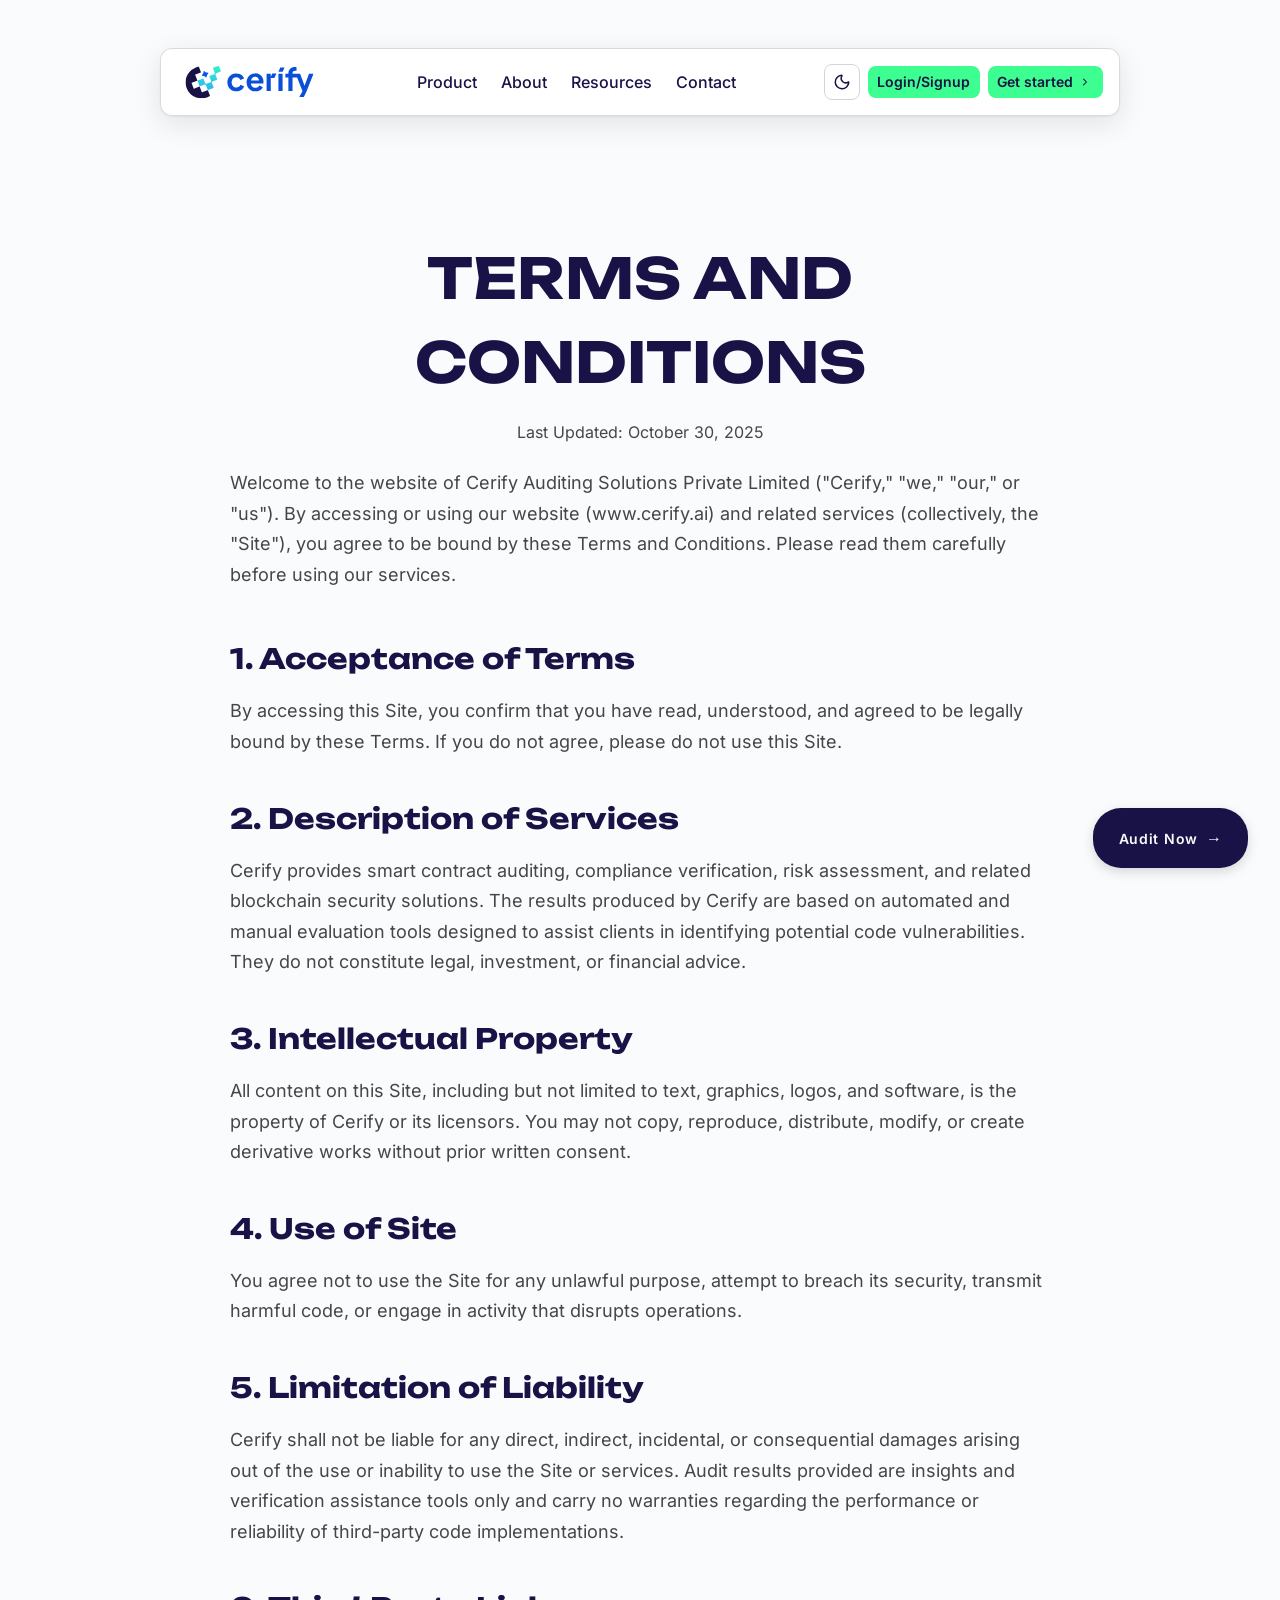
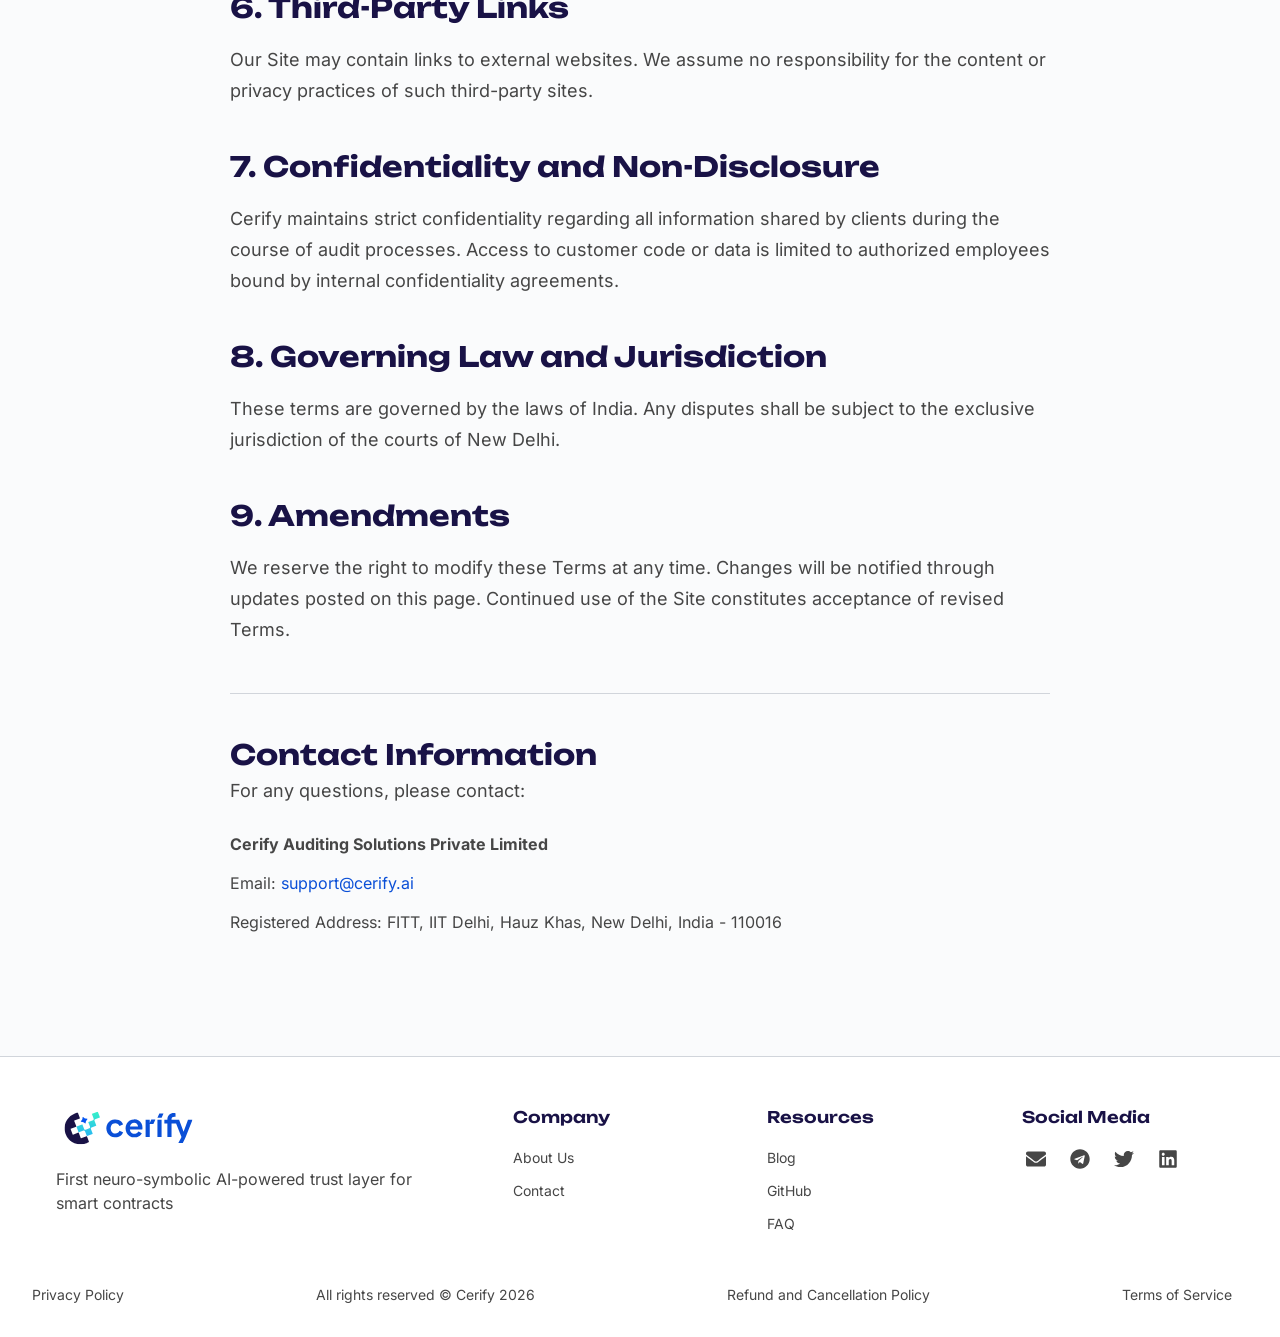
<file: terms.html>
<!DOCTYPE html><html lang="en"><head><meta charset="utf-8"><meta name="robots" content="noindex, nofollow"><meta http-equiv="Content-Security-Policy" content="default-src 'none'; script-src 'self' https://analytics.cerify.test:8443; style-src 'self'; img-src 'self'; font-src 'self'; frame-src https://www.google.com; connect-src https://analytics.cerify.test:8443; base-uri 'none'; form-action 'none'; object-src 'none'; upgrade-insecure-requests"><meta name="viewport" content="width=device-width, initial-scale=1"><title>Terms and Conditions | Cerify</title><meta name="description" content="First neuro-symbolic AI-powered trust layer for smart contracts"><link rel="canonical" href="https://cerify.ai/terms"><meta property="og:type" content="website"><meta property="og:site_name" content="Cerify"><meta property="og:title" content="Terms and Conditions | Cerify"><meta property="og:description" content="First neuro-symbolic AI-powered trust layer for smart contracts"><meta property="og:url" content="https://cerify.ai/terms"><meta name="twitter:card" content="summary_large_image"><link rel="icon" href="/favicon.ico" sizes="48x48"><link rel="apple-touch-icon" href="/apple-touch-icon.png"><script src="/theme-init.js"></script><script defer data-domain="cerify.test" src="https://analytics.cerify.test:8443/js/script.tagged-events.js"></script><link rel="stylesheet" href="/_astro/LegalDocument.FhfSs4PC.css"><link rel="stylesheet" href="/_astro/BaseLayout.CmeRSzD8.css"></head><body><div class="_siteLayout_afzkf_4"><div class="_pageContainer_afzkf_10"><div class="_navbarSpacer_1wv8j_5" data-navbar-spacer></div><nav class="_navbar_1wv8j_5" data-navbar><div class="_navContent_1wv8j_60"><a href="/" class="_logoLink_1wv8j_149"><svg width="153" height="46" viewBox="0 0 153 46" fill="none" xmlns="http://www.w3.org/2000/svg" class="_companyLogo_p34yz_4 _logo_1wv8j_149" role="img" aria-label="Cerify"><title>Cerify</title><mask id="navbar-logo-mask" maskUnits="userSpaceOnUse" x="8" y="6" width="129" height="34"><path d="M136.5 6.64418H8.5V39.356H136.5V6.64418Z" fill="white"></path></mask><g mask="url(#navbar-logo-mask)"><path d="M54.7035 31.1748C53.3612 30.4086 52.2492 29.2952 51.4838 27.9514C50.7168 26.5403 50.3149 24.9595 50.3149 23.3531C50.3149 21.7466 50.7168 20.1658 51.4838 18.7548C52.2504 17.4185 53.3627 16.3138 54.7035 15.5571C55.9212 14.8913 57.2687 14.4982 58.6529 14.4053C60.0373 14.3123 61.4252 14.5217 62.7206 15.0187C63.7421 15.4189 64.6687 16.0283 65.4413 16.8078C66.1339 17.5052 66.6754 18.338 67.0318 19.2544C67.0547 19.3153 67.0533 19.3826 67.0282 19.4425C67.0031 19.5024 66.956 19.5505 66.8966 19.5767L63.4805 21.0531C63.1606 20.2135 62.6007 19.487 61.8706 18.9643C61.12 18.4287 60.2165 18.1506 59.2949 18.1713C58.4416 18.1566 57.6021 18.3883 56.8768 18.8386C56.1655 19.2858 55.5907 19.9204 55.2155 20.6727C54.8191 21.5117 54.6136 22.4282 54.6136 23.3562C54.6136 24.2844 54.8191 25.2009 55.2155 26.0398C55.5873 26.7996 56.1625 27.4412 56.8768 27.8933C57.6031 28.3411 58.4421 28.5716 59.2949 28.5573C60.2141 28.5789 61.1163 28.3068 61.8706 27.7805C62.6143 27.2511 63.1765 26.5047 63.4805 25.6434L66.903 27.1938C66.9618 27.2207 67.0082 27.269 67.0327 27.3288C67.0573 27.3887 67.0581 27.4557 67.0351 27.5162C66.6851 28.4119 66.1534 29.2252 65.4735 29.9047C64.6992 30.6861 63.7733 31.3005 62.7528 31.7099C61.4541 32.2178 60.0595 32.4329 58.6682 32.3398C57.2769 32.2468 55.9233 31.8479 54.7035 31.1716V31.1748Z" fill="var(--logo-type)"></path><path d="M73.7574 31.1619C72.4479 30.3767 71.377 29.2488 70.6601 27.8997C69.9131 26.497 69.5321 24.928 69.5525 23.3386C69.5219 21.7319 69.908 20.1448 70.6729 18.7322C71.396 17.4182 72.455 16.3202 73.7413 15.5506C75.0552 14.7647 76.5608 14.3586 78.0912 14.3773C79.6872 14.3269 81.2651 14.728 82.6438 15.5345C83.8565 16.2701 84.8417 17.3279 85.4901 18.5904C86.1532 19.8933 86.4902 21.338 86.4721 22.8002C86.4723 23.1124 86.4563 23.4245 86.4238 23.735C86.3984 24.0107 86.34 24.2824 86.2499 24.5441H73.8508C73.9299 25.503 74.3061 26.4132 74.9269 27.1477C75.5477 27.8821 76.3821 28.4041 77.3136 28.641C78.245 28.8777 79.2271 28.8174 80.1227 28.4683C81.0181 28.1194 81.7826 27.4991 82.309 26.6941C82.3406 26.6405 82.3916 26.6009 82.4515 26.5836C82.5113 26.5662 82.5754 26.5723 82.631 26.6007L85.7863 28.1512C85.211 29.4302 84.2403 30.4903 83.0173 31.1748C81.6226 31.9885 80.0302 32.4002 78.4163 32.3642C76.7823 32.4017 75.1698 31.9855 73.7574 31.1619ZM75.4188 18.7322C74.6353 19.4144 74.1148 20.3494 73.9473 21.3754H82.0449C81.9921 20.3895 81.5551 19.4636 80.8279 18.7967C80.0789 18.1221 79.0981 17.764 78.0912 17.7973C77.117 17.7767 76.1681 18.1087 75.4188 18.7322Z" fill="var(--logo-type)"></path><path d="M99.2319 14.9285L97.4768 18.8643C97.4581 18.9056 97.4279 18.9406 97.3895 18.9652C97.3512 18.9898 97.3072 19.0029 97.2615 19.0029H94.0034C93.9373 19.0038 93.8737 19.0307 93.8272 19.0778C93.7815 19.1248 93.7554 19.1883 93.7554 19.2544V31.9903H89.605V14.7609H93.4945C93.5613 14.7609 93.6249 14.7874 93.6722 14.8346C93.7187 14.8817 93.7456 14.9456 93.7456 15.0123V17.9392L95.1818 14.7158C95.1998 14.6736 95.23 14.6377 95.2683 14.6125C95.3066 14.5873 95.3515 14.5739 95.3971 14.5739H99.0133C99.0549 14.573 99.0965 14.583 99.1332 14.6031C99.1707 14.6232 99.2017 14.6527 99.2237 14.6885C99.2458 14.7243 99.258 14.7653 99.2596 14.8074C99.2613 14.8495 99.2515 14.8912 99.2319 14.9285Z" fill="var(--logo-type)"></path><path d="M103.569 8.3945H107.171C107.213 8.39476 107.253 8.40523 107.29 8.425C107.326 8.44476 107.356 8.47318 107.379 8.5077C107.401 8.54223 107.414 8.58177 107.418 8.62278C107.421 8.66379 107.414 8.70497 107.397 8.74263L105.639 12.672C105.619 12.7153 105.588 12.752 105.548 12.7777C105.508 12.8034 105.461 12.8171 105.414 12.8171H101.431L103.343 8.52988C103.364 8.48844 103.397 8.45376 103.437 8.42983C103.477 8.40589 103.523 8.39365 103.569 8.3945Z" fill="var(--logo-type)"></path><path d="M101.682 14.7577H105.575V31.9839H101.431V15.0091C101.431 14.9424 101.458 14.8785 101.505 14.8313C101.551 14.7842 101.616 14.7577 101.682 14.7577Z" fill="var(--logo-type)"></path><path d="M136.504 14.7544L130.486 30.0014C130.486 30.0014 129.073 33.4667 128.438 34.8367C127.947 35.9195 127.4 36.9761 126.8 38.0021H122.337V37.9151C122.833 37.1028 123.377 36.1711 123.947 35.1042C124.517 34.0373 125.032 32.996 125.476 31.9968L120.203 18.6355C120.184 18.5899 120.152 18.5508 120.111 18.5234C120.071 18.4958 120.023 18.4809 119.973 18.4808H115.534V31.9807H111.39V18.7129C111.389 18.6473 111.363 18.5846 111.316 18.5383C111.27 18.4919 111.208 18.4655 111.142 18.4647H108.357V15.0026C108.357 14.9368 108.383 14.8736 108.429 14.8271C108.476 14.7806 108.539 14.7544 108.605 14.7544H111.39V14.1903C111.39 12.2208 111.983 10.7057 113.161 9.6291C114.339 8.55247 115.927 8.01737 117.904 8.01737C118.379 8.01389 118.855 8.05381 119.323 8.13663C119.381 8.14797 119.432 8.17905 119.468 8.22443C119.505 8.26981 119.524 8.32659 119.523 8.38484V11.7502C119.168 11.6917 118.808 11.6615 118.448 11.6599C117.687 11.6171 116.935 11.8329 116.313 12.2723C115.788 12.6882 115.53 13.3232 115.53 14.2064V14.7705H122.955C123.005 14.7728 123.053 14.79 123.094 14.8199C123.134 14.8498 123.164 14.8909 123.18 14.9382L127.579 26.6426L131.996 14.7544H136.504Z" fill="var(--logo-type)"></path><path d="M32.9704 36.6773C32.9932 36.7315 32.9959 36.792 32.9782 36.8482C32.9605 36.9043 32.9235 36.9522 32.8738 36.9835C32.6226 37.1415 32.3618 37.3059 32.0978 37.4251C32.0257 37.4685 31.9504 37.5062 31.8725 37.538C31.6045 37.6898 31.3283 37.8265 31.045 37.9473C31.0388 37.9499 31.0319 37.9499 31.0257 37.9473C30.8067 38.0505 30.5781 38.1408 30.3592 38.2246C30.0629 38.3342 29.7635 38.4469 29.4641 38.5469C29.023 38.6888 28.5658 38.8145 28.1182 38.9176L27.4421 39.0627C23.7274 39.778 19.8796 39.1352 16.5981 37.2511C16.1699 37.0093 15.7513 36.7449 15.336 36.4581C15.1589 36.3324 14.9786 36.2067 14.7983 36.0712C14.618 35.9359 14.4473 35.7973 14.2767 35.6587C13.9225 35.3653 13.578 35.0623 13.2496 34.7335C13.0629 34.5498 12.8858 34.3629 12.7087 34.1758C12.5316 33.9889 12.3513 33.7826 12.1935 33.5828C12.0358 33.3829 11.8716 33.1734 11.7041 32.9639C11.5367 32.7544 11.4015 32.5448 11.2502 32.3191C11.0988 32.0935 10.9282 31.8227 10.7608 31.5617C9.68459 29.728 8.96977 27.7047 8.65508 25.6014L8.63576 25.4725C8.61 25.2952 8.59712 25.118 8.57136 24.9374C8.25313 21.4259 9.09177 17.9066 10.9592 14.917C12.8266 11.9275 15.6202 9.6322 18.9131 8.38166C19.1175 8.29809 19.326 8.22493 19.5377 8.16246C19.564 8.14563 19.5937 8.13463 19.6246 8.13023C19.9821 8.0174 20.3395 7.91748 20.6904 7.82722C21.0413 7.73697 21.3053 7.69184 21.6209 7.63704C21.6795 7.62645 21.7399 7.63678 21.7917 7.66623C21.8435 7.69568 21.8833 7.74239 21.9042 7.79821L23.9455 13.1395C23.9573 13.1704 23.9628 13.2033 23.9618 13.2363C23.9606 13.2693 23.9529 13.3018 23.9392 13.3319C23.9254 13.3619 23.9057 13.3889 23.8814 13.4112C23.857 13.4335 23.8285 13.4507 23.7974 13.4618L18.369 15.5732C18.3067 15.5964 18.2562 15.6434 18.2284 15.7037C18.2007 15.7642 18.198 15.8331 18.2209 15.8956L20.3137 21.3303C20.3382 21.3911 20.3377 21.4591 20.3124 21.5194C20.287 21.5798 20.2389 21.6277 20.1785 21.6527L14.7307 23.7512C14.6996 23.7623 14.671 23.7795 14.6467 23.8019C14.6224 23.8242 14.6027 23.8511 14.5889 23.8812C14.5751 23.9112 14.5675 23.9437 14.5664 23.9767C14.5653 24.0098 14.5708 24.0426 14.5826 24.0735L16.6754 29.5116C16.6992 29.5732 16.7464 29.6231 16.8066 29.6503C16.8669 29.6774 16.9354 29.6797 16.9974 29.6565L22.4258 27.571C22.4557 27.5579 22.488 27.5511 22.5207 27.5509C22.5533 27.5506 22.5856 27.5571 22.6157 27.5698C22.6458 27.5824 22.673 27.601 22.6957 27.6245C22.7184 27.648 22.7361 27.6758 22.7478 27.7064L24.8342 33.154C24.8458 33.1846 24.8635 33.2124 24.8862 33.2359C24.9089 33.2593 24.9361 33.278 24.9662 33.2907C24.9963 33.3033 25.0287 33.3097 25.0613 33.3095C25.0939 33.3093 25.1262 33.3024 25.1561 33.2894L30.5975 31.2135C30.6281 31.2016 30.6607 31.196 30.6936 31.1969C30.7265 31.1977 30.7588 31.2051 30.7888 31.2186C30.8187 31.2321 30.8457 31.2514 30.8681 31.2755C30.8906 31.2995 30.908 31.3277 30.9194 31.3585L32.9704 36.6773Z" fill="var(--logo-mark)"></path><path d="M43.9206 12.2466C43.9325 12.2772 43.9381 12.31 43.9372 12.3428C43.9364 12.3757 43.929 12.4081 43.9155 12.4381C43.902 12.4681 43.8827 12.4951 43.8588 12.5175C43.8347 12.54 43.8065 12.5575 43.7757 12.5689L39.1876 14.3354C38.9028 14.444 38.672 14.6603 38.5449 14.9376C38.4179 15.215 38.4047 15.5312 38.5082 15.8182V15.8408L40.2727 20.4245C40.2958 20.4865 40.2935 20.5551 40.2663 20.6155C40.2392 20.6758 40.1894 20.723 40.1278 20.7469L35.5461 22.5069C35.2644 22.6229 35.0393 22.8448 34.919 23.1249C34.7986 23.405 34.7926 23.7213 34.9022 24.0058L36.6602 28.596C36.6822 28.6585 36.679 28.7271 36.6514 28.7873C36.6237 28.8475 36.5737 28.8945 36.5121 28.9184L31.0804 31.0136C31.0184 31.0359 30.9502 31.0332 30.8902 31.0061C30.8301 30.9791 30.7829 30.9297 30.7584 30.8686L29.0036 26.2816C28.8919 26.0007 28.676 25.7741 28.4011 25.6492C28.1263 25.5242 27.8138 25.5105 27.529 25.611H27.5033L22.9119 27.3711C22.8818 27.3836 22.8494 27.3899 22.8168 27.3897C22.7841 27.3894 22.7518 27.3827 22.7217 27.3698C22.6917 27.3569 22.6647 27.3381 22.642 27.3145C22.6194 27.2909 22.6017 27.263 22.5899 27.2325L20.5036 21.788C20.4805 21.726 20.4828 21.6574 20.51 21.5971C20.537 21.5367 20.5869 21.4895 20.6485 21.4657L26.0673 19.3801C26.1289 19.3577 26.1967 19.3599 26.2567 19.3863C26.3167 19.4127 26.3642 19.4613 26.3892 19.5219L28.1504 24.1089C28.2596 24.3935 28.4757 24.624 28.7525 24.7512C29.0293 24.8783 29.3448 24.8919 29.6315 24.7891H29.6572L33.3793 23.3514C33.6641 23.2428 33.8949 23.0265 34.0219 22.7492C34.149 22.4719 34.1621 22.1556 34.0586 21.8687V21.8461L32.2942 17.2591C32.2711 17.1971 32.2734 17.1285 32.3005 17.0681C32.3276 17.0078 32.3774 16.9606 32.4391 16.9367L37.0143 15.1734H37.0369C37.3178 15.0574 37.5423 14.8361 37.6626 14.5567C37.7829 14.2773 37.7894 13.9619 37.6808 13.6778L35.926 9.08757C35.9137 9.05694 35.9077 9.02414 35.9084 8.99113C35.909 8.95812 35.9163 8.92558 35.9298 8.89547C35.9434 8.86536 35.9629 8.83831 35.9871 8.81593C36.0113 8.79354 36.0399 8.7763 36.0709 8.76522L41.522 6.66029C41.5528 6.64849 41.5856 6.64297 41.6186 6.64406C41.6516 6.64515 41.6841 6.65283 41.714 6.66664C41.744 6.68045 41.7709 6.70012 41.7933 6.72449C41.8156 6.74887 41.8328 6.77745 41.8439 6.80857L43.9206 12.2466Z" fill="url(#navbar-logo-gradient)"></path><path d="M29.686 13.5102L31.2379 13.7713C31.2807 13.7787 31.3208 13.7972 31.3544 13.8248C31.388 13.8524 31.4137 13.8882 31.4293 13.9289C31.4449 13.9694 31.4497 14.0134 31.4432 14.0564C31.4367 14.0994 31.4193 14.14 31.3924 14.1742L30.4265 15.4055C30.1133 15.803 29.9051 16.2731 29.8212 16.7723L29.5572 18.3261C29.5503 18.3688 29.5324 18.4091 29.5052 18.4428C29.4779 18.4764 29.4423 18.5025 29.4019 18.5181C29.3615 18.5338 29.3177 18.5385 29.275 18.532C29.2322 18.5254 29.1918 18.5078 29.158 18.4808L27.9248 17.5137C27.5288 17.1979 27.059 16.9882 26.5596 16.9045L25.011 16.6434C24.9623 16.6422 24.915 16.6267 24.875 16.5987C24.835 16.5707 24.8042 16.5316 24.7863 16.4863C24.7684 16.4408 24.7643 16.3912 24.7745 16.3434C24.7847 16.2957 24.8087 16.252 24.8435 16.2179L25.8095 14.9833C26.1239 14.5936 26.3364 14.1316 26.4277 13.6391L26.6885 12.0854C26.6963 12.0428 26.7151 12.003 26.7429 11.9698C26.7706 11.9366 26.8065 11.9112 26.8469 11.8959C26.8875 11.8807 26.9312 11.8762 26.9739 11.8828C27.0167 11.8895 27.0569 11.9071 27.0909 11.9339L28.3241 12.9009C28.7189 13.2166 29.1877 13.4263 29.686 13.5102Z" fill="var(--logo-spark)"></path></g><defs><linearGradient id="navbar-logo-gradient" x1="32.2125" y1="6.64392" x2="32.2125" y2="31.0285" gradientUnits="userSpaceOnUse"><stop stop-color="var(--logo-gradient-start)"></stop><stop offset="1" stop-color="var(--logo-gradient-end)"></stop></linearGradient></defs></svg></a><div class="_navLinks_1wv8j_162"><a href="/product">Product</a><a href="/about">About</a><a href="/faq">Resources</a><a href="/contact">Contact</a></div><div class="_navActions_1wv8j_194"><button type="button" class="_themeToggle_168vv_4" aria-label="Toggle theme" data-theme-toggle><svg xmlns="http://www.w3.org/2000/svg" width="24" height="24" viewBox="0 0 24 24" fill="none" stroke="currentColor" stroke-width="2" stroke-linecap="round" stroke-linejoin="round" class="_icon_168vv_22 _moonIcon_168vv_28" aria-hidden="true"><path d="M20.985 12.486a9 9 0 1 1-9.473-9.472c.405-.022.617.46.402.803a6 6 0 0 0 8.268 8.268c.344-.215.825-.004.803.401"></path></svg><svg xmlns="http://www.w3.org/2000/svg" width="24" height="24" viewBox="0 0 24 24" fill="none" stroke="currentColor" stroke-width="2" stroke-linecap="round" stroke-linejoin="round" class="_icon_168vv_22 _sunIcon_168vv_32" aria-hidden="true"><circle cx="12" cy="12" r="4"></circle><path d="M12 2v2"></path><path d="M12 20v2"></path><path d="m4.93 4.93 1.41 1.41"></path><path d="m17.66 17.66 1.41 1.41"></path><path d="M2 12h2"></path><path d="M20 12h2"></path><path d="m6.34 17.66-1.41 1.41"></path><path d="m19.07 4.93-1.41 1.41"></path></svg></button><script type="module" src="/_astro/ThemeToggle.astro_astro_type_script_index_0_lang.COxu3r65.js"></script><div class="_navActionsCtas_1wv8j_331"><a href="https://sons-portrait-trace-rock.trycloudflare.com/login" class="_ctaButton_1wv8j_202 plausible-event-name=Login+Click"><span>Login/Signup</span></a><a href="/contact" class="_ctaButton_1wv8j_202"><span>Get started</span><img src="/_astro/icon-chevron-right.DM6zCgtI_CVRw2.svg" alt loading="lazy" decoding="async" width="16" height="16" class="_ctaButtonIcon_1wv8j_236"></a></div><button type="button" class="_mobileMenuButton_1wv8j_245" aria-label="Toggle menu" aria-expanded="false" aria-controls="mobile-menu" data-menu-button><span></span><span></span><span></span></button></div></div><div id="mobile-menu" class="_mobileMenu_1wv8j_245" data-menu hidden><a href="/product">Product</a><a href="/about">About</a><a href="/faq">Resources</a><a href="/contact">Contact</a><a href="/contact" class="_ctaButton_1wv8j_202 _mobileMenuCtaBlock_1wv8j_318">Get started</a><a href="https://sons-portrait-trace-rock.trycloudflare.com/login" class="_ctaButton_1wv8j_202 _mobileMenuCtaBlock_1wv8j_318">Login/Signup</a></div></nav><script type="module" src="/_astro/Navbar.astro_astro_type_script_index_0_lang.Csn_3lJw.js"></script><main><div class="_container_1ubpo_4"><div class="_header_1ubpo_12"><h1 class="_title_1ubpo_17">TERMS AND CONDITIONS</h1><p class="_lastUpdated_1ubpo_26">Last Updated: October 30, 2025</p><p class="_intro_1ubpo_33">Welcome to the website of Cerify Auditing Solutions Private Limited (&quot;Cerify,&quot; &quot;we,&quot; &quot;our,&quot; or &quot;us&quot;). By accessing or using our website (www.cerify.ai) and related services (collectively, the &quot;Site&quot;), you agree to be bound by these Terms and Conditions. Please read them carefully before using our services.</p></div><div class="_content_1ubpo_42"><section class="_section_1ubpo_48"><h2 class="_sectionTitle_1ubpo_54">1. Acceptance of Terms</h2><p class="_text_1ubpo_62">By accessing this Site, you confirm that you have read, understood, and agreed to be legally bound by these Terms. If you do not agree, please do not use this Site.</p></section><section class="_section_1ubpo_48"><h2 class="_sectionTitle_1ubpo_54">2. Description of Services</h2><p class="_text_1ubpo_62">Cerify provides smart contract auditing, compliance verification, risk assessment, and related blockchain security solutions. The results produced by Cerify are based on automated and manual evaluation tools designed to assist clients in identifying potential code vulnerabilities. They do not constitute legal, investment, or financial advice.</p></section><section class="_section_1ubpo_48"><h2 class="_sectionTitle_1ubpo_54">3. Intellectual Property</h2><p class="_text_1ubpo_62">All content on this Site, including but not limited to text, graphics, logos, and software, is the property of Cerify or its licensors. You may not copy, reproduce, distribute, modify, or create derivative works without prior written consent.</p></section><section class="_section_1ubpo_48"><h2 class="_sectionTitle_1ubpo_54">4. Use of Site</h2><p class="_text_1ubpo_62">You agree not to use the Site for any unlawful purpose, attempt to breach its security, transmit harmful code, or engage in activity that disrupts operations.</p></section><section class="_section_1ubpo_48"><h2 class="_sectionTitle_1ubpo_54">5. Limitation of Liability</h2><p class="_text_1ubpo_62">Cerify shall not be liable for any direct, indirect, incidental, or consequential damages arising out of the use or inability to use the Site or services. Audit results provided are insights and verification assistance tools only and carry no warranties regarding the performance or reliability of third-party code implementations.</p></section><section class="_section_1ubpo_48"><h2 class="_sectionTitle_1ubpo_54">6. Third-Party Links</h2><p class="_text_1ubpo_62">Our Site may contain links to external websites. We assume no responsibility for the content or privacy practices of such third-party sites.</p></section><section class="_section_1ubpo_48"><h2 class="_sectionTitle_1ubpo_54">7. Confidentiality and Non-Disclosure</h2><p class="_text_1ubpo_62">Cerify maintains strict confidentiality regarding all information shared by clients during the course of audit processes. Access to customer code or data is limited to authorized employees bound by internal confidentiality agreements.</p></section><section class="_section_1ubpo_48"><h2 class="_sectionTitle_1ubpo_54">8. Governing Law and Jurisdiction</h2><p class="_text_1ubpo_62">These terms are governed by the laws of India. Any disputes shall be subject to the exclusive jurisdiction of the courts of New Delhi.</p></section><section class="_section_1ubpo_48"><h2 class="_sectionTitle_1ubpo_54">9. Amendments</h2><p class="_text_1ubpo_62">We reserve the right to modify these Terms at any time. Changes will be notified through updates posted on this page. Continued use of the Site constitutes acceptance of revised Terms.</p></section></div><div class="_contactSection_1ubpo_90"><h2 class="_sectionTitle_1ubpo_54">Contact Information</h2><p class="_text_1ubpo_62">For any questions, please contact:</p><div class="_contactDetails_1ubpo_96"><p class="_contactItem_1ubpo_103"><strong>Cerify Auditing Solutions Private Limited</strong></p><p class="_contactItem_1ubpo_103">Email: <a href="mailto:support@cerify.ai" class="_link_1ubpo_111">support@cerify.ai</a></p><p class="_contactItem_1ubpo_103">Registered Address: FITT, IIT Delhi, Hauz Khas, New Delhi, India - 110016</p></div></div></div></main></div><footer class="_footer_1x4z1_4"><div class="_footerMain_1x4z1_15"><div class="_footerGrid_1x4z1_21"><div class="_footerBrand_1x4z1_28"><a href="/" class="_footerLogo_1x4z1_34"><svg width="153" height="46" viewBox="0 0 153 46" fill="none" xmlns="http://www.w3.org/2000/svg" class="_companyLogo_p34yz_4" role="img" aria-label="cerify-logo"><title>cerify-logo</title><mask id="footer-logo-mask" maskUnits="userSpaceOnUse" x="8" y="6" width="129" height="34"><path d="M136.5 6.64418H8.5V39.356H136.5V6.64418Z" fill="white"></path></mask><g mask="url(#footer-logo-mask)"><path d="M54.7035 31.1748C53.3612 30.4086 52.2492 29.2952 51.4838 27.9514C50.7168 26.5403 50.3149 24.9595 50.3149 23.3531C50.3149 21.7466 50.7168 20.1658 51.4838 18.7548C52.2504 17.4185 53.3627 16.3138 54.7035 15.5571C55.9212 14.8913 57.2687 14.4982 58.6529 14.4053C60.0373 14.3123 61.4252 14.5217 62.7206 15.0187C63.7421 15.4189 64.6687 16.0283 65.4413 16.8078C66.1339 17.5052 66.6754 18.338 67.0318 19.2544C67.0547 19.3153 67.0533 19.3826 67.0282 19.4425C67.0031 19.5024 66.956 19.5505 66.8966 19.5767L63.4805 21.0531C63.1606 20.2135 62.6007 19.487 61.8706 18.9643C61.12 18.4287 60.2165 18.1506 59.2949 18.1713C58.4416 18.1566 57.6021 18.3883 56.8768 18.8386C56.1655 19.2858 55.5907 19.9204 55.2155 20.6727C54.8191 21.5117 54.6136 22.4282 54.6136 23.3562C54.6136 24.2844 54.8191 25.2009 55.2155 26.0398C55.5873 26.7996 56.1625 27.4412 56.8768 27.8933C57.6031 28.3411 58.4421 28.5716 59.2949 28.5573C60.2141 28.5789 61.1163 28.3068 61.8706 27.7805C62.6143 27.2511 63.1765 26.5047 63.4805 25.6434L66.903 27.1938C66.9618 27.2207 67.0082 27.269 67.0327 27.3288C67.0573 27.3887 67.0581 27.4557 67.0351 27.5162C66.6851 28.4119 66.1534 29.2252 65.4735 29.9047C64.6992 30.6861 63.7733 31.3005 62.7528 31.7099C61.4541 32.2178 60.0595 32.4329 58.6682 32.3398C57.2769 32.2468 55.9233 31.8479 54.7035 31.1716V31.1748Z" fill="var(--logo-type)"></path><path d="M73.7574 31.1619C72.4479 30.3767 71.377 29.2488 70.6601 27.8997C69.9131 26.497 69.5321 24.928 69.5525 23.3386C69.5219 21.7319 69.908 20.1448 70.6729 18.7322C71.396 17.4182 72.455 16.3202 73.7413 15.5506C75.0552 14.7647 76.5608 14.3586 78.0912 14.3773C79.6872 14.3269 81.2651 14.728 82.6438 15.5345C83.8565 16.2701 84.8417 17.3279 85.4901 18.5904C86.1532 19.8933 86.4902 21.338 86.4721 22.8002C86.4723 23.1124 86.4563 23.4245 86.4238 23.735C86.3984 24.0107 86.34 24.2824 86.2499 24.5441H73.8508C73.9299 25.503 74.3061 26.4132 74.9269 27.1477C75.5477 27.8821 76.3821 28.4041 77.3136 28.641C78.245 28.8777 79.2271 28.8174 80.1227 28.4683C81.0181 28.1194 81.7826 27.4991 82.309 26.6941C82.3406 26.6405 82.3916 26.6009 82.4515 26.5836C82.5113 26.5662 82.5754 26.5723 82.631 26.6007L85.7863 28.1512C85.211 29.4302 84.2403 30.4903 83.0173 31.1748C81.6226 31.9885 80.0302 32.4002 78.4163 32.3642C76.7823 32.4017 75.1698 31.9855 73.7574 31.1619ZM75.4188 18.7322C74.6353 19.4144 74.1148 20.3494 73.9473 21.3754H82.0449C81.9921 20.3895 81.5551 19.4636 80.8279 18.7967C80.0789 18.1221 79.0981 17.764 78.0912 17.7973C77.117 17.7767 76.1681 18.1087 75.4188 18.7322Z" fill="var(--logo-type)"></path><path d="M99.2319 14.9285L97.4768 18.8643C97.4581 18.9056 97.4279 18.9406 97.3895 18.9652C97.3512 18.9898 97.3072 19.0029 97.2615 19.0029H94.0034C93.9373 19.0038 93.8737 19.0307 93.8272 19.0778C93.7815 19.1248 93.7554 19.1883 93.7554 19.2544V31.9903H89.605V14.7609H93.4945C93.5613 14.7609 93.6249 14.7874 93.6722 14.8346C93.7187 14.8817 93.7456 14.9456 93.7456 15.0123V17.9392L95.1818 14.7158C95.1998 14.6736 95.23 14.6377 95.2683 14.6125C95.3066 14.5873 95.3515 14.5739 95.3971 14.5739H99.0133C99.0549 14.573 99.0965 14.583 99.1332 14.6031C99.1707 14.6232 99.2017 14.6527 99.2237 14.6885C99.2458 14.7243 99.258 14.7653 99.2596 14.8074C99.2613 14.8495 99.2515 14.8912 99.2319 14.9285Z" fill="var(--logo-type)"></path><path d="M103.569 8.3945H107.171C107.213 8.39476 107.253 8.40523 107.29 8.425C107.326 8.44476 107.356 8.47318 107.379 8.5077C107.401 8.54223 107.414 8.58177 107.418 8.62278C107.421 8.66379 107.414 8.70497 107.397 8.74263L105.639 12.672C105.619 12.7153 105.588 12.752 105.548 12.7777C105.508 12.8034 105.461 12.8171 105.414 12.8171H101.431L103.343 8.52988C103.364 8.48844 103.397 8.45376 103.437 8.42983C103.477 8.40589 103.523 8.39365 103.569 8.3945Z" fill="var(--logo-type)"></path><path d="M101.682 14.7577H105.575V31.9839H101.431V15.0091C101.431 14.9424 101.458 14.8785 101.505 14.8313C101.551 14.7842 101.616 14.7577 101.682 14.7577Z" fill="var(--logo-type)"></path><path d="M136.504 14.7544L130.486 30.0014C130.486 30.0014 129.073 33.4667 128.438 34.8367C127.947 35.9195 127.4 36.9761 126.8 38.0021H122.337V37.9151C122.833 37.1028 123.377 36.1711 123.947 35.1042C124.517 34.0373 125.032 32.996 125.476 31.9968L120.203 18.6355C120.184 18.5899 120.152 18.5508 120.111 18.5234C120.071 18.4958 120.023 18.4809 119.973 18.4808H115.534V31.9807H111.39V18.7129C111.389 18.6473 111.363 18.5846 111.316 18.5383C111.27 18.4919 111.208 18.4655 111.142 18.4647H108.357V15.0026C108.357 14.9368 108.383 14.8736 108.429 14.8271C108.476 14.7806 108.539 14.7544 108.605 14.7544H111.39V14.1903C111.39 12.2208 111.983 10.7057 113.161 9.6291C114.339 8.55247 115.927 8.01737 117.904 8.01737C118.379 8.01389 118.855 8.05381 119.323 8.13663C119.381 8.14797 119.432 8.17905 119.468 8.22443C119.505 8.26981 119.524 8.32659 119.523 8.38484V11.7502C119.168 11.6917 118.808 11.6615 118.448 11.6599C117.687 11.6171 116.935 11.8329 116.313 12.2723C115.788 12.6882 115.53 13.3232 115.53 14.2064V14.7705H122.955C123.005 14.7728 123.053 14.79 123.094 14.8199C123.134 14.8498 123.164 14.8909 123.18 14.9382L127.579 26.6426L131.996 14.7544H136.504Z" fill="var(--logo-type)"></path><path d="M32.9704 36.6773C32.9932 36.7315 32.9959 36.792 32.9782 36.8482C32.9605 36.9043 32.9235 36.9522 32.8738 36.9835C32.6226 37.1415 32.3618 37.3059 32.0978 37.4251C32.0257 37.4685 31.9504 37.5062 31.8725 37.538C31.6045 37.6898 31.3283 37.8265 31.045 37.9473C31.0388 37.9499 31.0319 37.9499 31.0257 37.9473C30.8067 38.0505 30.5781 38.1408 30.3592 38.2246C30.0629 38.3342 29.7635 38.4469 29.4641 38.5469C29.023 38.6888 28.5658 38.8145 28.1182 38.9176L27.4421 39.0627C23.7274 39.778 19.8796 39.1352 16.5981 37.2511C16.1699 37.0093 15.7513 36.7449 15.336 36.4581C15.1589 36.3324 14.9786 36.2067 14.7983 36.0712C14.618 35.9359 14.4473 35.7973 14.2767 35.6587C13.9225 35.3653 13.578 35.0623 13.2496 34.7335C13.0629 34.5498 12.8858 34.3629 12.7087 34.1758C12.5316 33.9889 12.3513 33.7826 12.1935 33.5828C12.0358 33.3829 11.8716 33.1734 11.7041 32.9639C11.5367 32.7544 11.4015 32.5448 11.2502 32.3191C11.0988 32.0935 10.9282 31.8227 10.7608 31.5617C9.68459 29.728 8.96977 27.7047 8.65508 25.6014L8.63576 25.4725C8.61 25.2952 8.59712 25.118 8.57136 24.9374C8.25313 21.4259 9.09177 17.9066 10.9592 14.917C12.8266 11.9275 15.6202 9.6322 18.9131 8.38166C19.1175 8.29809 19.326 8.22493 19.5377 8.16246C19.564 8.14563 19.5937 8.13463 19.6246 8.13023C19.9821 8.0174 20.3395 7.91748 20.6904 7.82722C21.0413 7.73697 21.3053 7.69184 21.6209 7.63704C21.6795 7.62645 21.7399 7.63678 21.7917 7.66623C21.8435 7.69568 21.8833 7.74239 21.9042 7.79821L23.9455 13.1395C23.9573 13.1704 23.9628 13.2033 23.9618 13.2363C23.9606 13.2693 23.9529 13.3018 23.9392 13.3319C23.9254 13.3619 23.9057 13.3889 23.8814 13.4112C23.857 13.4335 23.8285 13.4507 23.7974 13.4618L18.369 15.5732C18.3067 15.5964 18.2562 15.6434 18.2284 15.7037C18.2007 15.7642 18.198 15.8331 18.2209 15.8956L20.3137 21.3303C20.3382 21.3911 20.3377 21.4591 20.3124 21.5194C20.287 21.5798 20.2389 21.6277 20.1785 21.6527L14.7307 23.7512C14.6996 23.7623 14.671 23.7795 14.6467 23.8019C14.6224 23.8242 14.6027 23.8511 14.5889 23.8812C14.5751 23.9112 14.5675 23.9437 14.5664 23.9767C14.5653 24.0098 14.5708 24.0426 14.5826 24.0735L16.6754 29.5116C16.6992 29.5732 16.7464 29.6231 16.8066 29.6503C16.8669 29.6774 16.9354 29.6797 16.9974 29.6565L22.4258 27.571C22.4557 27.5579 22.488 27.5511 22.5207 27.5509C22.5533 27.5506 22.5856 27.5571 22.6157 27.5698C22.6458 27.5824 22.673 27.601 22.6957 27.6245C22.7184 27.648 22.7361 27.6758 22.7478 27.7064L24.8342 33.154C24.8458 33.1846 24.8635 33.2124 24.8862 33.2359C24.9089 33.2593 24.9361 33.278 24.9662 33.2907C24.9963 33.3033 25.0287 33.3097 25.0613 33.3095C25.0939 33.3093 25.1262 33.3024 25.1561 33.2894L30.5975 31.2135C30.6281 31.2016 30.6607 31.196 30.6936 31.1969C30.7265 31.1977 30.7588 31.2051 30.7888 31.2186C30.8187 31.2321 30.8457 31.2514 30.8681 31.2755C30.8906 31.2995 30.908 31.3277 30.9194 31.3585L32.9704 36.6773Z" fill="var(--logo-mark)"></path><path d="M43.9206 12.2466C43.9325 12.2772 43.9381 12.31 43.9372 12.3428C43.9364 12.3757 43.929 12.4081 43.9155 12.4381C43.902 12.4681 43.8827 12.4951 43.8588 12.5175C43.8347 12.54 43.8065 12.5575 43.7757 12.5689L39.1876 14.3354C38.9028 14.444 38.672 14.6603 38.5449 14.9376C38.4179 15.215 38.4047 15.5312 38.5082 15.8182V15.8408L40.2727 20.4245C40.2958 20.4865 40.2935 20.5551 40.2663 20.6155C40.2392 20.6758 40.1894 20.723 40.1278 20.7469L35.5461 22.5069C35.2644 22.6229 35.0393 22.8448 34.919 23.1249C34.7986 23.405 34.7926 23.7213 34.9022 24.0058L36.6602 28.596C36.6822 28.6585 36.679 28.7271 36.6514 28.7873C36.6237 28.8475 36.5737 28.8945 36.5121 28.9184L31.0804 31.0136C31.0184 31.0359 30.9502 31.0332 30.8902 31.0061C30.8301 30.9791 30.7829 30.9297 30.7584 30.8686L29.0036 26.2816C28.8919 26.0007 28.676 25.7741 28.4011 25.6492C28.1263 25.5242 27.8138 25.5105 27.529 25.611H27.5033L22.9119 27.3711C22.8818 27.3836 22.8494 27.3899 22.8168 27.3897C22.7841 27.3894 22.7518 27.3827 22.7217 27.3698C22.6917 27.3569 22.6647 27.3381 22.642 27.3145C22.6194 27.2909 22.6017 27.263 22.5899 27.2325L20.5036 21.788C20.4805 21.726 20.4828 21.6574 20.51 21.5971C20.537 21.5367 20.5869 21.4895 20.6485 21.4657L26.0673 19.3801C26.1289 19.3577 26.1967 19.3599 26.2567 19.3863C26.3167 19.4127 26.3642 19.4613 26.3892 19.5219L28.1504 24.1089C28.2596 24.3935 28.4757 24.624 28.7525 24.7512C29.0293 24.8783 29.3448 24.8919 29.6315 24.7891H29.6572L33.3793 23.3514C33.6641 23.2428 33.8949 23.0265 34.0219 22.7492C34.149 22.4719 34.1621 22.1556 34.0586 21.8687V21.8461L32.2942 17.2591C32.2711 17.1971 32.2734 17.1285 32.3005 17.0681C32.3276 17.0078 32.3774 16.9606 32.4391 16.9367L37.0143 15.1734H37.0369C37.3178 15.0574 37.5423 14.8361 37.6626 14.5567C37.7829 14.2773 37.7894 13.9619 37.6808 13.6778L35.926 9.08757C35.9137 9.05694 35.9077 9.02414 35.9084 8.99113C35.909 8.95812 35.9163 8.92558 35.9298 8.89547C35.9434 8.86536 35.9629 8.83831 35.9871 8.81593C36.0113 8.79354 36.0399 8.7763 36.0709 8.76522L41.522 6.66029C41.5528 6.64849 41.5856 6.64297 41.6186 6.64406C41.6516 6.64515 41.6841 6.65283 41.714 6.66664C41.744 6.68045 41.7709 6.70012 41.7933 6.72449C41.8156 6.74887 41.8328 6.77745 41.8439 6.80857L43.9206 12.2466Z" fill="url(#footer-logo-gradient)"></path><path d="M29.686 13.5102L31.2379 13.7713C31.2807 13.7787 31.3208 13.7972 31.3544 13.8248C31.388 13.8524 31.4137 13.8882 31.4293 13.9289C31.4449 13.9694 31.4497 14.0134 31.4432 14.0564C31.4367 14.0994 31.4193 14.14 31.3924 14.1742L30.4265 15.4055C30.1133 15.803 29.9051 16.2731 29.8212 16.7723L29.5572 18.3261C29.5503 18.3688 29.5324 18.4091 29.5052 18.4428C29.4779 18.4764 29.4423 18.5025 29.4019 18.5181C29.3615 18.5338 29.3177 18.5385 29.275 18.532C29.2322 18.5254 29.1918 18.5078 29.158 18.4808L27.9248 17.5137C27.5288 17.1979 27.059 16.9882 26.5596 16.9045L25.011 16.6434C24.9623 16.6422 24.915 16.6267 24.875 16.5987C24.835 16.5707 24.8042 16.5316 24.7863 16.4863C24.7684 16.4408 24.7643 16.3912 24.7745 16.3434C24.7847 16.2957 24.8087 16.252 24.8435 16.2179L25.8095 14.9833C26.1239 14.5936 26.3364 14.1316 26.4277 13.6391L26.6885 12.0854C26.6963 12.0428 26.7151 12.003 26.7429 11.9698C26.7706 11.9366 26.8065 11.9112 26.8469 11.8959C26.8875 11.8807 26.9312 11.8762 26.9739 11.8828C27.0167 11.8895 27.0569 11.9071 27.0909 11.9339L28.3241 12.9009C28.7189 13.2166 29.1877 13.4263 29.686 13.5102Z" fill="var(--logo-spark)"></path></g><defs><linearGradient id="footer-logo-gradient" x1="32.2125" y1="6.64392" x2="32.2125" y2="31.0285" gradientUnits="userSpaceOnUse"><stop stop-color="var(--logo-gradient-start)"></stop><stop offset="1" stop-color="var(--logo-gradient-end)"></stop></linearGradient></defs></svg></a><p class="_footerDescription_1x4z1_47">First neuro-symbolic AI-powered trust layer for smart contracts</p></div><div class="_footerLinks_1x4z1_55"><h3 class="_linksTitle_1x4z1_61">Company</h3><ul class="_linksList_1x4z1_68"><li><a href="/about" class="_footerLink_1x4z1_55">About Us</a></li><li><a href="/contact" class="_footerLink_1x4z1_55">Contact</a></li></ul></div><div class="_footerLinks_1x4z1_55"><h3 class="_linksTitle_1x4z1_61">Resources</h3><ul class="_linksList_1x4z1_68"><li><a href="/faq" class="_footerLink_1x4z1_55">Blog</a></li><li><!-- target and rel come last so a caller cannot weaken them. --><a href="https://github.com/Cerify-Systems" class="_footerLink_1x4z1_55" target="_blank" rel="noopener noreferrer">GitHub</a></li><li><a href="/faq" class="_footerLink_1x4z1_55">FAQ</a></li></ul></div><div class="_footerSocial_1x4z1_94"><h3 class="_linksTitle_1x4z1_61">Social Media</h3><div class="_socialIcons_1x4z1_100"><!-- target and rel come last so a caller cannot weaken them. --><a href="mailto:support@cerify.ai" class="_socialIconLink_1x4z1_106" aria-label="Email" target="_blank" rel="noopener noreferrer"><span class="_socialIcon_1x4z1_100"><svg xmlns="http://www.w3.org/2000/svg" width="20" height="20" viewBox="0 0 512 512" fill="currentColor" aria-hidden="true"><path d="M502.3 190.8c3.9-3.1 9.7-.2 9.7 4.7V400c0 26.5-21.5 48-48 48H48c-26.5 0-48-21.5-48-48V195.6c0-5 5.7-7.8 9.7-4.7 22.4 17.4 52.1 39.5 154.1 113.6 21.1 15.4 56.7 47.8 92.2 47.6 35.7.3 72-32.8 92.3-47.6 102-74.1 131.6-96.3 154-113.7zM256 320c23.2.4 56.6-29.2 73.4-41.4 132.7-96.3 142.8-104.7 173.4-128.7 5.8-4.5 9.2-11.5 9.2-18.9v-19c0-26.5-21.5-48-48-48H48C21.5 64 0 85.5 0 112v19c0 7.4 3.4 14.3 9.2 18.9 30.6 23.9 40.7 32.4 173.4 128.7 16.8 12.2 50.2 41.8 73.4 41.4z"></path></svg></span></a><!-- target and rel come last so a caller cannot weaken them. --><a href="https://t.me/cerifyai" class="_socialIconLink_1x4z1_106" aria-label="Telegram" target="_blank" rel="noopener noreferrer"><span class="_socialIcon_1x4z1_100"><svg xmlns="http://www.w3.org/2000/svg" width="20" height="20" viewBox="0 0 496 512" fill="currentColor" aria-hidden="true"><path d="M248 8C111 8 0 119 0 256s111 248 248 248 248-111 248-248S385 8 248 8zm121.8 169.9l-40.7 191.8c-3 13.6-11.1 16.9-22.4 10.5l-62-45.7-29.9 28.8c-3.3 3.3-6.1 6.1-12.5 6.1l4.4-63.1 114.9-103.8c5-4.4-1.1-6.9-7.7-2.5l-142 89.4-61.2-19.1c-13.3-4.2-13.6-13.3 2.8-19.7l239.1-92.2c11.1-4 20.8 2.7 17.2 19.5z"></path></svg></span></a><!-- target and rel come last so a caller cannot weaken them. --><a href="https://x.com/CerifyAI" class="_socialIconLink_1x4z1_106" aria-label="Twitter" target="_blank" rel="noopener noreferrer"><span class="_socialIcon_1x4z1_100"><svg xmlns="http://www.w3.org/2000/svg" width="20" height="20" viewBox="0 0 512 512" fill="currentColor" aria-hidden="true"><path d="M459.37 151.716c.325 4.548.325 9.097.325 13.645 0 138.72-105.583 298.558-298.558 298.558-59.452 0-114.68-17.219-161.137-47.106 8.447.974 16.568 1.299 25.34 1.299 49.055 0 94.213-16.568 130.274-44.832-46.132-.975-84.792-31.188-98.112-72.772 6.498.974 12.995 1.624 19.818 1.624 9.421 0 18.843-1.3 27.614-3.573-48.081-9.747-84.143-51.98-84.143-102.985v-1.299c13.969 7.797 30.214 12.67 47.431 13.319-28.264-18.843-46.781-51.005-46.781-87.391 0-19.492 5.197-37.36 14.294-52.954 51.655 63.675 129.3 105.258 216.365 109.807-1.624-7.797-2.599-15.918-2.599-24.04 0-57.828 46.782-104.934 104.934-104.934 30.213 0 57.502 12.67 76.67 33.137 23.715-4.548 46.456-13.32 66.599-25.34-7.798 24.366-24.366 44.833-46.132 57.827 21.117-2.273 41.584-8.122 60.426-16.243-14.292 20.791-32.161 39.308-52.628 54.253z"></path></svg></span></a><!-- target and rel come last so a caller cannot weaken them. --><a href="https://www.linkedin.com/company/cerifyai" class="_socialIconLink_1x4z1_106" aria-label="LinkedIn" target="_blank" rel="noopener noreferrer"><span class="_socialIcon_1x4z1_100"><svg xmlns="http://www.w3.org/2000/svg" width="20" height="20" viewBox="0 0 448 512" fill="currentColor" aria-hidden="true"><path d="M416 32H31.9C14.3 32 0 46.5 0 64.3v383.4C0 465.5 14.3 480 31.9 480H416c17.6 0 32-14.5 32-32.3V64.3c0-17.8-14.4-32.3-32-32.3zM135.4 416H69V202.2h66.5V416zm-33.2-243c-21.3 0-38.5-17.3-38.5-38.5S80.9 96 102.2 96c21.2 0 38.5 17.3 38.5 38.5 0 21.3-17.2 38.5-38.5 38.5zm282.1 243h-66.4V312c0-24.8-.5-56.7-34.5-56.7-34.6 0-39.9 27-39.9 54.9V416h-66.4V202.2h63.7v29.2h.9c8.9-16.8 30.6-34.5 62.9-34.5 67.2 0 79.7 44.3 79.7 101.9V416z"></path></svg></span></a></div></div></div></div><div class="_footerBottom_1x4z1_130"><div class="_footerBottomContent_1x4z1_134"><div class="_footerLinksBottom_1x4z1_142"><a href="/policy" class="_footerLinkBottom_1x4z1_150">Privacy Policy</a><span class="_footerLinkBottom_1x4z1_150">All rights reserved © Cerify 2026</span><a href="/refund-cancellation" class="_footerLinkBottom_1x4z1_150">Refund and Cancellation Policy</a><a href="/terms" class="_footerLinkBottom_1x4z1_150">Terms of Service</a></div></div></div></footer></div><a href="https://sons-portrait-trace-rock.trycloudflare.com/" class="_fab_l4a49_4 plausible-event-name=Audit+Now+Click"><span class="_fabText_l4a49_33">Audit Now</span><span class="_fabIcon_l4a49_38" aria-hidden="true">→</span></a></body></html>
</file>
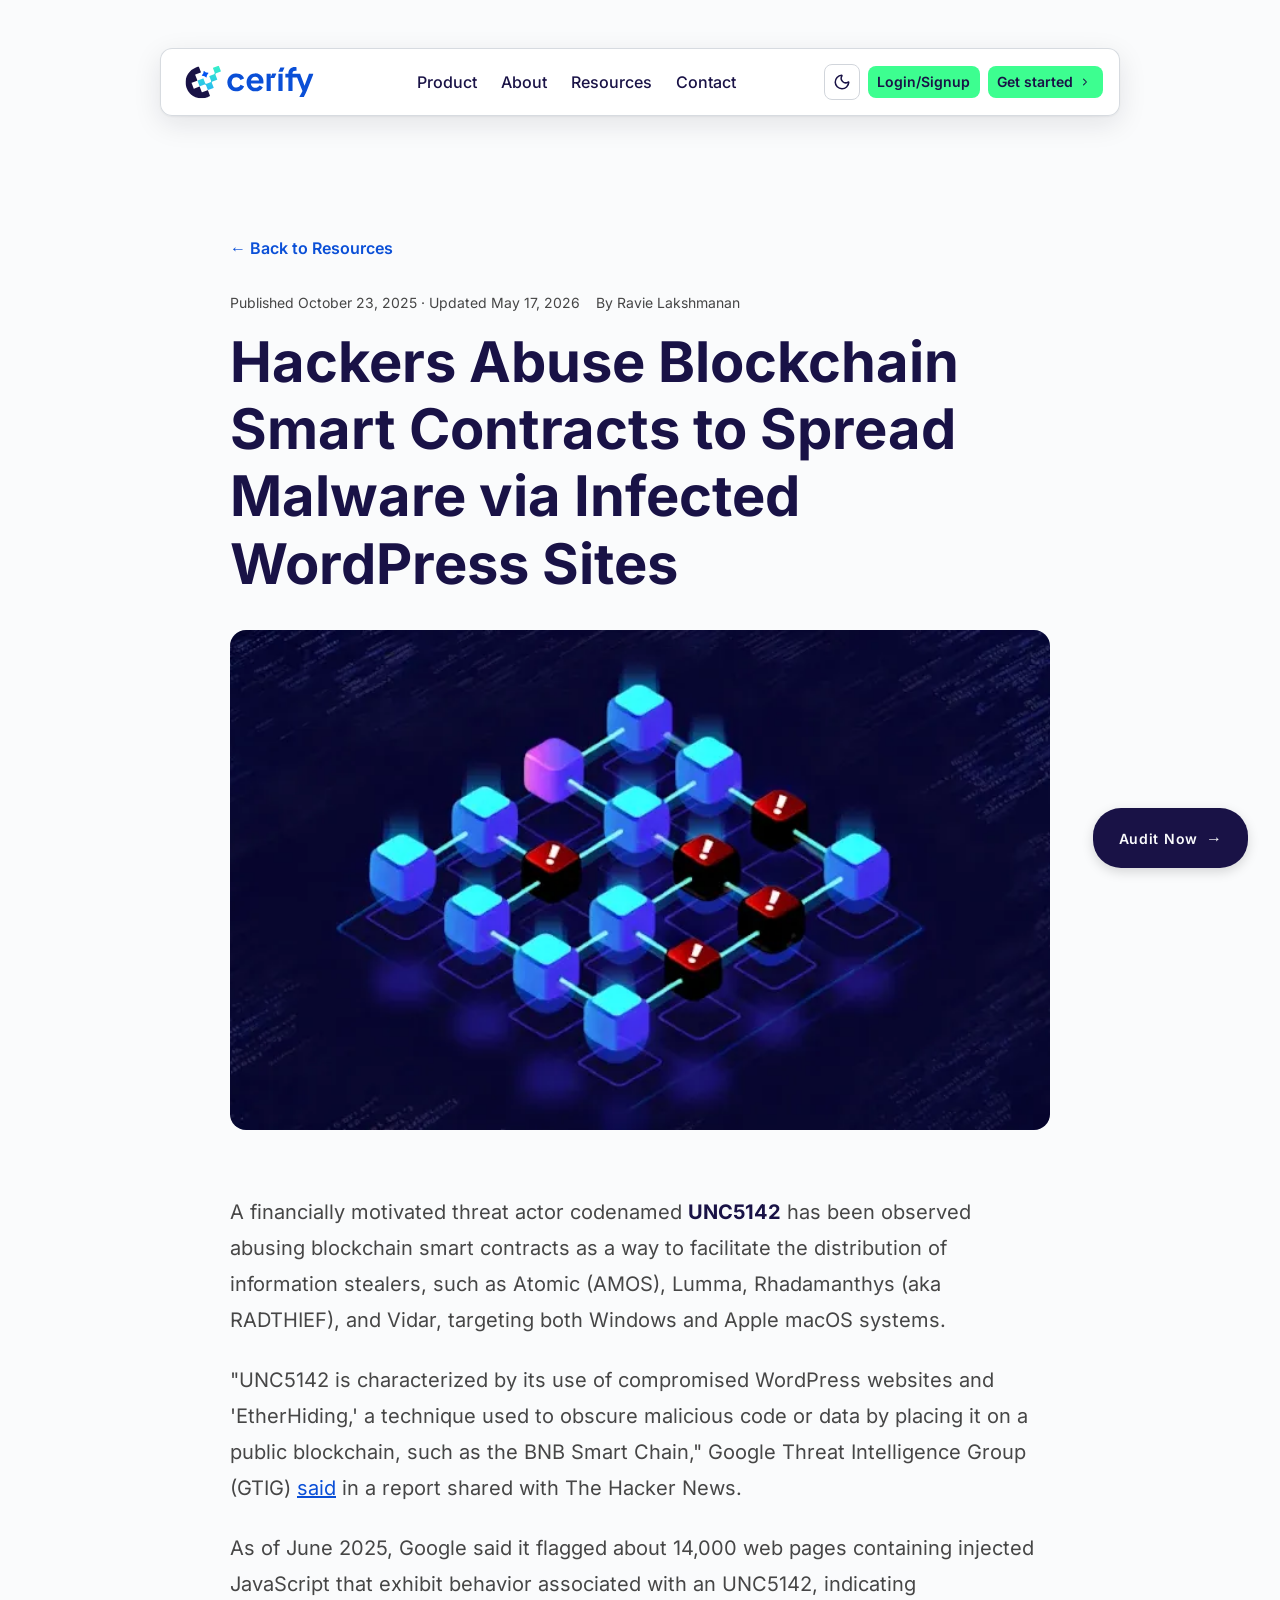
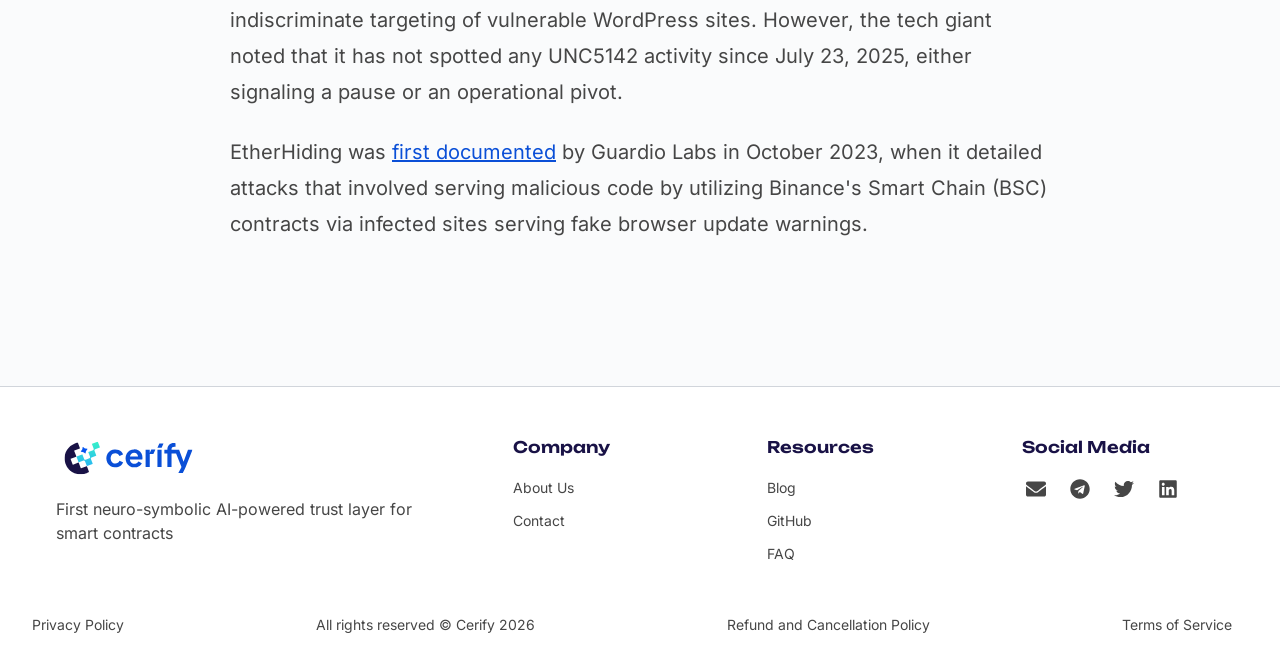
<file: blog/blockchain-smart-contracts-spread-malware.html>
<!DOCTYPE html><html lang="en"><head><meta charset="utf-8"><meta name="robots" content="noindex, nofollow"><meta http-equiv="Content-Security-Policy" content="default-src 'none'; script-src 'self' https://analytics.cerify.test:8443; style-src 'self'; img-src 'self'; font-src 'self'; frame-src https://www.google.com; connect-src https://analytics.cerify.test:8443; base-uri 'none'; form-action 'none'; object-src 'none'; upgrade-insecure-requests"><meta name="viewport" content="width=device-width, initial-scale=1"><title>Hackers Abuse Blockchain Smart Contracts to Spread Malware via Infected WordPress Sites | Cerify</title><meta name="description" content="A financially motivated threat actor codenamed UNC5142 has been observed abusing blockchain smart contracts as a way to facilitate the distribution of..."><link rel="canonical" href="https://cerify.ai/blog/blockchain-smart-contracts-spread-malware"><meta property="og:type" content="website"><meta property="og:site_name" content="Cerify"><meta property="og:title" content="Hackers Abuse Blockchain Smart Contracts to Spread Malware via Infected WordPress Sites | Cerify"><meta property="og:description" content="A financially motivated threat actor codenamed UNC5142 has been observed abusing blockchain smart contracts as a way to facilitate the distribution of..."><meta property="og:url" content="https://cerify.ai/blog/blockchain-smart-contracts-spread-malware"><meta name="twitter:card" content="summary_large_image"><link rel="icon" href="/favicon.ico" sizes="48x48"><link rel="apple-touch-icon" href="/apple-touch-icon.png"><script src="/theme-init.js"></script><script defer data-domain="cerify.test" src="https://analytics.cerify.test:8443/js/script.tagged-events.js"></script><link rel="stylesheet" href="/_astro/BaseLayout.CmeRSzD8.css"><link rel="stylesheet" href="/_astro/_slug_.gSUdmtzV.css"></head><body><div class="_siteLayout_afzkf_4"><div class="_pageContainer_afzkf_10"><div class="_navbarSpacer_1wv8j_5" data-navbar-spacer></div><nav class="_navbar_1wv8j_5" data-navbar><div class="_navContent_1wv8j_60"><a href="/" class="_logoLink_1wv8j_149"><svg width="153" height="46" viewBox="0 0 153 46" fill="none" xmlns="http://www.w3.org/2000/svg" class="_companyLogo_p34yz_4 _logo_1wv8j_149" role="img" aria-label="Cerify"><title>Cerify</title><mask id="navbar-logo-mask" maskUnits="userSpaceOnUse" x="8" y="6" width="129" height="34"><path d="M136.5 6.64418H8.5V39.356H136.5V6.64418Z" fill="white"></path></mask><g mask="url(#navbar-logo-mask)"><path d="M54.7035 31.1748C53.3612 30.4086 52.2492 29.2952 51.4838 27.9514C50.7168 26.5403 50.3149 24.9595 50.3149 23.3531C50.3149 21.7466 50.7168 20.1658 51.4838 18.7548C52.2504 17.4185 53.3627 16.3138 54.7035 15.5571C55.9212 14.8913 57.2687 14.4982 58.6529 14.4053C60.0373 14.3123 61.4252 14.5217 62.7206 15.0187C63.7421 15.4189 64.6687 16.0283 65.4413 16.8078C66.1339 17.5052 66.6754 18.338 67.0318 19.2544C67.0547 19.3153 67.0533 19.3826 67.0282 19.4425C67.0031 19.5024 66.956 19.5505 66.8966 19.5767L63.4805 21.0531C63.1606 20.2135 62.6007 19.487 61.8706 18.9643C61.12 18.4287 60.2165 18.1506 59.2949 18.1713C58.4416 18.1566 57.6021 18.3883 56.8768 18.8386C56.1655 19.2858 55.5907 19.9204 55.2155 20.6727C54.8191 21.5117 54.6136 22.4282 54.6136 23.3562C54.6136 24.2844 54.8191 25.2009 55.2155 26.0398C55.5873 26.7996 56.1625 27.4412 56.8768 27.8933C57.6031 28.3411 58.4421 28.5716 59.2949 28.5573C60.2141 28.5789 61.1163 28.3068 61.8706 27.7805C62.6143 27.2511 63.1765 26.5047 63.4805 25.6434L66.903 27.1938C66.9618 27.2207 67.0082 27.269 67.0327 27.3288C67.0573 27.3887 67.0581 27.4557 67.0351 27.5162C66.6851 28.4119 66.1534 29.2252 65.4735 29.9047C64.6992 30.6861 63.7733 31.3005 62.7528 31.7099C61.4541 32.2178 60.0595 32.4329 58.6682 32.3398C57.2769 32.2468 55.9233 31.8479 54.7035 31.1716V31.1748Z" fill="var(--logo-type)"></path><path d="M73.7574 31.1619C72.4479 30.3767 71.377 29.2488 70.6601 27.8997C69.9131 26.497 69.5321 24.928 69.5525 23.3386C69.5219 21.7319 69.908 20.1448 70.6729 18.7322C71.396 17.4182 72.455 16.3202 73.7413 15.5506C75.0552 14.7647 76.5608 14.3586 78.0912 14.3773C79.6872 14.3269 81.2651 14.728 82.6438 15.5345C83.8565 16.2701 84.8417 17.3279 85.4901 18.5904C86.1532 19.8933 86.4902 21.338 86.4721 22.8002C86.4723 23.1124 86.4563 23.4245 86.4238 23.735C86.3984 24.0107 86.34 24.2824 86.2499 24.5441H73.8508C73.9299 25.503 74.3061 26.4132 74.9269 27.1477C75.5477 27.8821 76.3821 28.4041 77.3136 28.641C78.245 28.8777 79.2271 28.8174 80.1227 28.4683C81.0181 28.1194 81.7826 27.4991 82.309 26.6941C82.3406 26.6405 82.3916 26.6009 82.4515 26.5836C82.5113 26.5662 82.5754 26.5723 82.631 26.6007L85.7863 28.1512C85.211 29.4302 84.2403 30.4903 83.0173 31.1748C81.6226 31.9885 80.0302 32.4002 78.4163 32.3642C76.7823 32.4017 75.1698 31.9855 73.7574 31.1619ZM75.4188 18.7322C74.6353 19.4144 74.1148 20.3494 73.9473 21.3754H82.0449C81.9921 20.3895 81.5551 19.4636 80.8279 18.7967C80.0789 18.1221 79.0981 17.764 78.0912 17.7973C77.117 17.7767 76.1681 18.1087 75.4188 18.7322Z" fill="var(--logo-type)"></path><path d="M99.2319 14.9285L97.4768 18.8643C97.4581 18.9056 97.4279 18.9406 97.3895 18.9652C97.3512 18.9898 97.3072 19.0029 97.2615 19.0029H94.0034C93.9373 19.0038 93.8737 19.0307 93.8272 19.0778C93.7815 19.1248 93.7554 19.1883 93.7554 19.2544V31.9903H89.605V14.7609H93.4945C93.5613 14.7609 93.6249 14.7874 93.6722 14.8346C93.7187 14.8817 93.7456 14.9456 93.7456 15.0123V17.9392L95.1818 14.7158C95.1998 14.6736 95.23 14.6377 95.2683 14.6125C95.3066 14.5873 95.3515 14.5739 95.3971 14.5739H99.0133C99.0549 14.573 99.0965 14.583 99.1332 14.6031C99.1707 14.6232 99.2017 14.6527 99.2237 14.6885C99.2458 14.7243 99.258 14.7653 99.2596 14.8074C99.2613 14.8495 99.2515 14.8912 99.2319 14.9285Z" fill="var(--logo-type)"></path><path d="M103.569 8.3945H107.171C107.213 8.39476 107.253 8.40523 107.29 8.425C107.326 8.44476 107.356 8.47318 107.379 8.5077C107.401 8.54223 107.414 8.58177 107.418 8.62278C107.421 8.66379 107.414 8.70497 107.397 8.74263L105.639 12.672C105.619 12.7153 105.588 12.752 105.548 12.7777C105.508 12.8034 105.461 12.8171 105.414 12.8171H101.431L103.343 8.52988C103.364 8.48844 103.397 8.45376 103.437 8.42983C103.477 8.40589 103.523 8.39365 103.569 8.3945Z" fill="var(--logo-type)"></path><path d="M101.682 14.7577H105.575V31.9839H101.431V15.0091C101.431 14.9424 101.458 14.8785 101.505 14.8313C101.551 14.7842 101.616 14.7577 101.682 14.7577Z" fill="var(--logo-type)"></path><path d="M136.504 14.7544L130.486 30.0014C130.486 30.0014 129.073 33.4667 128.438 34.8367C127.947 35.9195 127.4 36.9761 126.8 38.0021H122.337V37.9151C122.833 37.1028 123.377 36.1711 123.947 35.1042C124.517 34.0373 125.032 32.996 125.476 31.9968L120.203 18.6355C120.184 18.5899 120.152 18.5508 120.111 18.5234C120.071 18.4958 120.023 18.4809 119.973 18.4808H115.534V31.9807H111.39V18.7129C111.389 18.6473 111.363 18.5846 111.316 18.5383C111.27 18.4919 111.208 18.4655 111.142 18.4647H108.357V15.0026C108.357 14.9368 108.383 14.8736 108.429 14.8271C108.476 14.7806 108.539 14.7544 108.605 14.7544H111.39V14.1903C111.39 12.2208 111.983 10.7057 113.161 9.6291C114.339 8.55247 115.927 8.01737 117.904 8.01737C118.379 8.01389 118.855 8.05381 119.323 8.13663C119.381 8.14797 119.432 8.17905 119.468 8.22443C119.505 8.26981 119.524 8.32659 119.523 8.38484V11.7502C119.168 11.6917 118.808 11.6615 118.448 11.6599C117.687 11.6171 116.935 11.8329 116.313 12.2723C115.788 12.6882 115.53 13.3232 115.53 14.2064V14.7705H122.955C123.005 14.7728 123.053 14.79 123.094 14.8199C123.134 14.8498 123.164 14.8909 123.18 14.9382L127.579 26.6426L131.996 14.7544H136.504Z" fill="var(--logo-type)"></path><path d="M32.9704 36.6773C32.9932 36.7315 32.9959 36.792 32.9782 36.8482C32.9605 36.9043 32.9235 36.9522 32.8738 36.9835C32.6226 37.1415 32.3618 37.3059 32.0978 37.4251C32.0257 37.4685 31.9504 37.5062 31.8725 37.538C31.6045 37.6898 31.3283 37.8265 31.045 37.9473C31.0388 37.9499 31.0319 37.9499 31.0257 37.9473C30.8067 38.0505 30.5781 38.1408 30.3592 38.2246C30.0629 38.3342 29.7635 38.4469 29.4641 38.5469C29.023 38.6888 28.5658 38.8145 28.1182 38.9176L27.4421 39.0627C23.7274 39.778 19.8796 39.1352 16.5981 37.2511C16.1699 37.0093 15.7513 36.7449 15.336 36.4581C15.1589 36.3324 14.9786 36.2067 14.7983 36.0712C14.618 35.9359 14.4473 35.7973 14.2767 35.6587C13.9225 35.3653 13.578 35.0623 13.2496 34.7335C13.0629 34.5498 12.8858 34.3629 12.7087 34.1758C12.5316 33.9889 12.3513 33.7826 12.1935 33.5828C12.0358 33.3829 11.8716 33.1734 11.7041 32.9639C11.5367 32.7544 11.4015 32.5448 11.2502 32.3191C11.0988 32.0935 10.9282 31.8227 10.7608 31.5617C9.68459 29.728 8.96977 27.7047 8.65508 25.6014L8.63576 25.4725C8.61 25.2952 8.59712 25.118 8.57136 24.9374C8.25313 21.4259 9.09177 17.9066 10.9592 14.917C12.8266 11.9275 15.6202 9.6322 18.9131 8.38166C19.1175 8.29809 19.326 8.22493 19.5377 8.16246C19.564 8.14563 19.5937 8.13463 19.6246 8.13023C19.9821 8.0174 20.3395 7.91748 20.6904 7.82722C21.0413 7.73697 21.3053 7.69184 21.6209 7.63704C21.6795 7.62645 21.7399 7.63678 21.7917 7.66623C21.8435 7.69568 21.8833 7.74239 21.9042 7.79821L23.9455 13.1395C23.9573 13.1704 23.9628 13.2033 23.9618 13.2363C23.9606 13.2693 23.9529 13.3018 23.9392 13.3319C23.9254 13.3619 23.9057 13.3889 23.8814 13.4112C23.857 13.4335 23.8285 13.4507 23.7974 13.4618L18.369 15.5732C18.3067 15.5964 18.2562 15.6434 18.2284 15.7037C18.2007 15.7642 18.198 15.8331 18.2209 15.8956L20.3137 21.3303C20.3382 21.3911 20.3377 21.4591 20.3124 21.5194C20.287 21.5798 20.2389 21.6277 20.1785 21.6527L14.7307 23.7512C14.6996 23.7623 14.671 23.7795 14.6467 23.8019C14.6224 23.8242 14.6027 23.8511 14.5889 23.8812C14.5751 23.9112 14.5675 23.9437 14.5664 23.9767C14.5653 24.0098 14.5708 24.0426 14.5826 24.0735L16.6754 29.5116C16.6992 29.5732 16.7464 29.6231 16.8066 29.6503C16.8669 29.6774 16.9354 29.6797 16.9974 29.6565L22.4258 27.571C22.4557 27.5579 22.488 27.5511 22.5207 27.5509C22.5533 27.5506 22.5856 27.5571 22.6157 27.5698C22.6458 27.5824 22.673 27.601 22.6957 27.6245C22.7184 27.648 22.7361 27.6758 22.7478 27.7064L24.8342 33.154C24.8458 33.1846 24.8635 33.2124 24.8862 33.2359C24.9089 33.2593 24.9361 33.278 24.9662 33.2907C24.9963 33.3033 25.0287 33.3097 25.0613 33.3095C25.0939 33.3093 25.1262 33.3024 25.1561 33.2894L30.5975 31.2135C30.6281 31.2016 30.6607 31.196 30.6936 31.1969C30.7265 31.1977 30.7588 31.2051 30.7888 31.2186C30.8187 31.2321 30.8457 31.2514 30.8681 31.2755C30.8906 31.2995 30.908 31.3277 30.9194 31.3585L32.9704 36.6773Z" fill="var(--logo-mark)"></path><path d="M43.9206 12.2466C43.9325 12.2772 43.9381 12.31 43.9372 12.3428C43.9364 12.3757 43.929 12.4081 43.9155 12.4381C43.902 12.4681 43.8827 12.4951 43.8588 12.5175C43.8347 12.54 43.8065 12.5575 43.7757 12.5689L39.1876 14.3354C38.9028 14.444 38.672 14.6603 38.5449 14.9376C38.4179 15.215 38.4047 15.5312 38.5082 15.8182V15.8408L40.2727 20.4245C40.2958 20.4865 40.2935 20.5551 40.2663 20.6155C40.2392 20.6758 40.1894 20.723 40.1278 20.7469L35.5461 22.5069C35.2644 22.6229 35.0393 22.8448 34.919 23.1249C34.7986 23.405 34.7926 23.7213 34.9022 24.0058L36.6602 28.596C36.6822 28.6585 36.679 28.7271 36.6514 28.7873C36.6237 28.8475 36.5737 28.8945 36.5121 28.9184L31.0804 31.0136C31.0184 31.0359 30.9502 31.0332 30.8902 31.0061C30.8301 30.9791 30.7829 30.9297 30.7584 30.8686L29.0036 26.2816C28.8919 26.0007 28.676 25.7741 28.4011 25.6492C28.1263 25.5242 27.8138 25.5105 27.529 25.611H27.5033L22.9119 27.3711C22.8818 27.3836 22.8494 27.3899 22.8168 27.3897C22.7841 27.3894 22.7518 27.3827 22.7217 27.3698C22.6917 27.3569 22.6647 27.3381 22.642 27.3145C22.6194 27.2909 22.6017 27.263 22.5899 27.2325L20.5036 21.788C20.4805 21.726 20.4828 21.6574 20.51 21.5971C20.537 21.5367 20.5869 21.4895 20.6485 21.4657L26.0673 19.3801C26.1289 19.3577 26.1967 19.3599 26.2567 19.3863C26.3167 19.4127 26.3642 19.4613 26.3892 19.5219L28.1504 24.1089C28.2596 24.3935 28.4757 24.624 28.7525 24.7512C29.0293 24.8783 29.3448 24.8919 29.6315 24.7891H29.6572L33.3793 23.3514C33.6641 23.2428 33.8949 23.0265 34.0219 22.7492C34.149 22.4719 34.1621 22.1556 34.0586 21.8687V21.8461L32.2942 17.2591C32.2711 17.1971 32.2734 17.1285 32.3005 17.0681C32.3276 17.0078 32.3774 16.9606 32.4391 16.9367L37.0143 15.1734H37.0369C37.3178 15.0574 37.5423 14.8361 37.6626 14.5567C37.7829 14.2773 37.7894 13.9619 37.6808 13.6778L35.926 9.08757C35.9137 9.05694 35.9077 9.02414 35.9084 8.99113C35.909 8.95812 35.9163 8.92558 35.9298 8.89547C35.9434 8.86536 35.9629 8.83831 35.9871 8.81593C36.0113 8.79354 36.0399 8.7763 36.0709 8.76522L41.522 6.66029C41.5528 6.64849 41.5856 6.64297 41.6186 6.64406C41.6516 6.64515 41.6841 6.65283 41.714 6.66664C41.744 6.68045 41.7709 6.70012 41.7933 6.72449C41.8156 6.74887 41.8328 6.77745 41.8439 6.80857L43.9206 12.2466Z" fill="url(#navbar-logo-gradient)"></path><path d="M29.686 13.5102L31.2379 13.7713C31.2807 13.7787 31.3208 13.7972 31.3544 13.8248C31.388 13.8524 31.4137 13.8882 31.4293 13.9289C31.4449 13.9694 31.4497 14.0134 31.4432 14.0564C31.4367 14.0994 31.4193 14.14 31.3924 14.1742L30.4265 15.4055C30.1133 15.803 29.9051 16.2731 29.8212 16.7723L29.5572 18.3261C29.5503 18.3688 29.5324 18.4091 29.5052 18.4428C29.4779 18.4764 29.4423 18.5025 29.4019 18.5181C29.3615 18.5338 29.3177 18.5385 29.275 18.532C29.2322 18.5254 29.1918 18.5078 29.158 18.4808L27.9248 17.5137C27.5288 17.1979 27.059 16.9882 26.5596 16.9045L25.011 16.6434C24.9623 16.6422 24.915 16.6267 24.875 16.5987C24.835 16.5707 24.8042 16.5316 24.7863 16.4863C24.7684 16.4408 24.7643 16.3912 24.7745 16.3434C24.7847 16.2957 24.8087 16.252 24.8435 16.2179L25.8095 14.9833C26.1239 14.5936 26.3364 14.1316 26.4277 13.6391L26.6885 12.0854C26.6963 12.0428 26.7151 12.003 26.7429 11.9698C26.7706 11.9366 26.8065 11.9112 26.8469 11.8959C26.8875 11.8807 26.9312 11.8762 26.9739 11.8828C27.0167 11.8895 27.0569 11.9071 27.0909 11.9339L28.3241 12.9009C28.7189 13.2166 29.1877 13.4263 29.686 13.5102Z" fill="var(--logo-spark)"></path></g><defs><linearGradient id="navbar-logo-gradient" x1="32.2125" y1="6.64392" x2="32.2125" y2="31.0285" gradientUnits="userSpaceOnUse"><stop stop-color="var(--logo-gradient-start)"></stop><stop offset="1" stop-color="var(--logo-gradient-end)"></stop></linearGradient></defs></svg></a><div class="_navLinks_1wv8j_162"><a href="/product">Product</a><a href="/about">About</a><a href="/faq">Resources</a><a href="/contact">Contact</a></div><div class="_navActions_1wv8j_194"><button type="button" class="_themeToggle_168vv_4" aria-label="Toggle theme" data-theme-toggle><svg xmlns="http://www.w3.org/2000/svg" width="24" height="24" viewBox="0 0 24 24" fill="none" stroke="currentColor" stroke-width="2" stroke-linecap="round" stroke-linejoin="round" class="_icon_168vv_22 _moonIcon_168vv_28" aria-hidden="true"><path d="M20.985 12.486a9 9 0 1 1-9.473-9.472c.405-.022.617.46.402.803a6 6 0 0 0 8.268 8.268c.344-.215.825-.004.803.401"></path></svg><svg xmlns="http://www.w3.org/2000/svg" width="24" height="24" viewBox="0 0 24 24" fill="none" stroke="currentColor" stroke-width="2" stroke-linecap="round" stroke-linejoin="round" class="_icon_168vv_22 _sunIcon_168vv_32" aria-hidden="true"><circle cx="12" cy="12" r="4"></circle><path d="M12 2v2"></path><path d="M12 20v2"></path><path d="m4.93 4.93 1.41 1.41"></path><path d="m17.66 17.66 1.41 1.41"></path><path d="M2 12h2"></path><path d="M20 12h2"></path><path d="m6.34 17.66-1.41 1.41"></path><path d="m19.07 4.93-1.41 1.41"></path></svg></button><script type="module" src="/_astro/ThemeToggle.astro_astro_type_script_index_0_lang.COxu3r65.js"></script><div class="_navActionsCtas_1wv8j_331"><a href="https://sons-portrait-trace-rock.trycloudflare.com/login" class="_ctaButton_1wv8j_202 plausible-event-name=Login+Click"><span>Login/Signup</span></a><a href="/contact" class="_ctaButton_1wv8j_202"><span>Get started</span><img src="/_astro/icon-chevron-right.DM6zCgtI_CVRw2.svg" alt loading="lazy" decoding="async" width="16" height="16" class="_ctaButtonIcon_1wv8j_236"></a></div><button type="button" class="_mobileMenuButton_1wv8j_245" aria-label="Toggle menu" aria-expanded="false" aria-controls="mobile-menu" data-menu-button><span></span><span></span><span></span></button></div></div><div id="mobile-menu" class="_mobileMenu_1wv8j_245" data-menu hidden><a href="/product">Product</a><a href="/about">About</a><a href="/faq">Resources</a><a href="/contact">Contact</a><a href="/contact" class="_ctaButton_1wv8j_202 _mobileMenuCtaBlock_1wv8j_318">Get started</a><a href="https://sons-portrait-trace-rock.trycloudflare.com/login" class="_ctaButton_1wv8j_202 _mobileMenuCtaBlock_1wv8j_318">Login/Signup</a></div></nav><script type="module" src="/_astro/Navbar.astro_astro_type_script_index_0_lang.Csn_3lJw.js"></script><main><div class="_container_1qlrt_4"><a href="/faq" class="_backLink_1qlrt_12">← Back to Resources</a><article class="_article_1qlrt_32"><header class="_header_1qlrt_38"><div class="_postMeta_1qlrt_44"><span>Published October 23, 2025 · Updated May 17, 2026</span><span>By Ravie Lakshmanan</span></div><h1 class="_title_1qlrt_53">Hackers Abuse Blockchain Smart Contracts to Spread Malware via Infected WordPress Sites</h1></header><div class="_featuredImage_1qlrt_62"><img src="/_astro/blockchain-malware.BJRRDsGN_1sbBGM.webp" srcset="/_astro/blockchain-malware.BJRRDsGN_1sbBGM.webp 790w" alt="Hackers Abuse Blockchain Smart Contracts to Spread Malware via Infected WordPress Sites" sizes="(max-width: 768px) 100vw, 900px" loading="eager" decoding="async" width="790" height="413" class="_image_1qlrt_72"></div><div class="_content_1qlrt_80"><div class="_prose_1qlrt_86"><p>A financially motivated threat actor codenamed <strong>UNC5142</strong> has been observed abusing blockchain smart contracts as a way to facilitate the distribution of information stealers, such as Atomic (AMOS), Lumma, Rhadamanthys (aka RADTHIEF), and Vidar, targeting both Windows and Apple macOS systems.</p>
<p>"UNC5142 is characterized by its use of compromised WordPress websites and 'EtherHiding,' a technique used to obscure malicious code or data by placing it on a public blockchain, such as the BNB Smart Chain," Google Threat Intelligence Group (GTIG) <a href="https://cloud.google.com/blog/topics/threat-intelligence/unc5142-etherhiding-distribute-malware" target="_blank" rel="noopener noreferrer">said</a> in a report shared with The Hacker News.</p>
<p>As of June 2025, Google said it flagged about 14,000 web pages containing injected JavaScript that exhibit behavior associated with an UNC5142, indicating indiscriminate targeting of vulnerable WordPress sites. However, the tech giant noted that it has not spotted any UNC5142 activity since July 23, 2025, either signaling a pause or an operational pivot.</p>
<p>EtherHiding was <a href="https://thehackernews.com/2023/10/binances-smart-chain-exploited-in-new.html" target="_blank" rel="noopener noreferrer">first documented</a> by Guardio Labs in October 2023, when it detailed attacks that involved serving malicious code by utilizing Binance's Smart Chain (BSC) contracts via infected sites serving fake browser update warnings.</p>
</div></div></article></div></main></div><footer class="_footer_1x4z1_4"><div class="_footerMain_1x4z1_15"><div class="_footerGrid_1x4z1_21"><div class="_footerBrand_1x4z1_28"><a href="/" class="_footerLogo_1x4z1_34"><svg width="153" height="46" viewBox="0 0 153 46" fill="none" xmlns="http://www.w3.org/2000/svg" class="_companyLogo_p34yz_4" role="img" aria-label="cerify-logo"><title>cerify-logo</title><mask id="footer-logo-mask" maskUnits="userSpaceOnUse" x="8" y="6" width="129" height="34"><path d="M136.5 6.64418H8.5V39.356H136.5V6.64418Z" fill="white"></path></mask><g mask="url(#footer-logo-mask)"><path d="M54.7035 31.1748C53.3612 30.4086 52.2492 29.2952 51.4838 27.9514C50.7168 26.5403 50.3149 24.9595 50.3149 23.3531C50.3149 21.7466 50.7168 20.1658 51.4838 18.7548C52.2504 17.4185 53.3627 16.3138 54.7035 15.5571C55.9212 14.8913 57.2687 14.4982 58.6529 14.4053C60.0373 14.3123 61.4252 14.5217 62.7206 15.0187C63.7421 15.4189 64.6687 16.0283 65.4413 16.8078C66.1339 17.5052 66.6754 18.338 67.0318 19.2544C67.0547 19.3153 67.0533 19.3826 67.0282 19.4425C67.0031 19.5024 66.956 19.5505 66.8966 19.5767L63.4805 21.0531C63.1606 20.2135 62.6007 19.487 61.8706 18.9643C61.12 18.4287 60.2165 18.1506 59.2949 18.1713C58.4416 18.1566 57.6021 18.3883 56.8768 18.8386C56.1655 19.2858 55.5907 19.9204 55.2155 20.6727C54.8191 21.5117 54.6136 22.4282 54.6136 23.3562C54.6136 24.2844 54.8191 25.2009 55.2155 26.0398C55.5873 26.7996 56.1625 27.4412 56.8768 27.8933C57.6031 28.3411 58.4421 28.5716 59.2949 28.5573C60.2141 28.5789 61.1163 28.3068 61.8706 27.7805C62.6143 27.2511 63.1765 26.5047 63.4805 25.6434L66.903 27.1938C66.9618 27.2207 67.0082 27.269 67.0327 27.3288C67.0573 27.3887 67.0581 27.4557 67.0351 27.5162C66.6851 28.4119 66.1534 29.2252 65.4735 29.9047C64.6992 30.6861 63.7733 31.3005 62.7528 31.7099C61.4541 32.2178 60.0595 32.4329 58.6682 32.3398C57.2769 32.2468 55.9233 31.8479 54.7035 31.1716V31.1748Z" fill="var(--logo-type)"></path><path d="M73.7574 31.1619C72.4479 30.3767 71.377 29.2488 70.6601 27.8997C69.9131 26.497 69.5321 24.928 69.5525 23.3386C69.5219 21.7319 69.908 20.1448 70.6729 18.7322C71.396 17.4182 72.455 16.3202 73.7413 15.5506C75.0552 14.7647 76.5608 14.3586 78.0912 14.3773C79.6872 14.3269 81.2651 14.728 82.6438 15.5345C83.8565 16.2701 84.8417 17.3279 85.4901 18.5904C86.1532 19.8933 86.4902 21.338 86.4721 22.8002C86.4723 23.1124 86.4563 23.4245 86.4238 23.735C86.3984 24.0107 86.34 24.2824 86.2499 24.5441H73.8508C73.9299 25.503 74.3061 26.4132 74.9269 27.1477C75.5477 27.8821 76.3821 28.4041 77.3136 28.641C78.245 28.8777 79.2271 28.8174 80.1227 28.4683C81.0181 28.1194 81.7826 27.4991 82.309 26.6941C82.3406 26.6405 82.3916 26.6009 82.4515 26.5836C82.5113 26.5662 82.5754 26.5723 82.631 26.6007L85.7863 28.1512C85.211 29.4302 84.2403 30.4903 83.0173 31.1748C81.6226 31.9885 80.0302 32.4002 78.4163 32.3642C76.7823 32.4017 75.1698 31.9855 73.7574 31.1619ZM75.4188 18.7322C74.6353 19.4144 74.1148 20.3494 73.9473 21.3754H82.0449C81.9921 20.3895 81.5551 19.4636 80.8279 18.7967C80.0789 18.1221 79.0981 17.764 78.0912 17.7973C77.117 17.7767 76.1681 18.1087 75.4188 18.7322Z" fill="var(--logo-type)"></path><path d="M99.2319 14.9285L97.4768 18.8643C97.4581 18.9056 97.4279 18.9406 97.3895 18.9652C97.3512 18.9898 97.3072 19.0029 97.2615 19.0029H94.0034C93.9373 19.0038 93.8737 19.0307 93.8272 19.0778C93.7815 19.1248 93.7554 19.1883 93.7554 19.2544V31.9903H89.605V14.7609H93.4945C93.5613 14.7609 93.6249 14.7874 93.6722 14.8346C93.7187 14.8817 93.7456 14.9456 93.7456 15.0123V17.9392L95.1818 14.7158C95.1998 14.6736 95.23 14.6377 95.2683 14.6125C95.3066 14.5873 95.3515 14.5739 95.3971 14.5739H99.0133C99.0549 14.573 99.0965 14.583 99.1332 14.6031C99.1707 14.6232 99.2017 14.6527 99.2237 14.6885C99.2458 14.7243 99.258 14.7653 99.2596 14.8074C99.2613 14.8495 99.2515 14.8912 99.2319 14.9285Z" fill="var(--logo-type)"></path><path d="M103.569 8.3945H107.171C107.213 8.39476 107.253 8.40523 107.29 8.425C107.326 8.44476 107.356 8.47318 107.379 8.5077C107.401 8.54223 107.414 8.58177 107.418 8.62278C107.421 8.66379 107.414 8.70497 107.397 8.74263L105.639 12.672C105.619 12.7153 105.588 12.752 105.548 12.7777C105.508 12.8034 105.461 12.8171 105.414 12.8171H101.431L103.343 8.52988C103.364 8.48844 103.397 8.45376 103.437 8.42983C103.477 8.40589 103.523 8.39365 103.569 8.3945Z" fill="var(--logo-type)"></path><path d="M101.682 14.7577H105.575V31.9839H101.431V15.0091C101.431 14.9424 101.458 14.8785 101.505 14.8313C101.551 14.7842 101.616 14.7577 101.682 14.7577Z" fill="var(--logo-type)"></path><path d="M136.504 14.7544L130.486 30.0014C130.486 30.0014 129.073 33.4667 128.438 34.8367C127.947 35.9195 127.4 36.9761 126.8 38.0021H122.337V37.9151C122.833 37.1028 123.377 36.1711 123.947 35.1042C124.517 34.0373 125.032 32.996 125.476 31.9968L120.203 18.6355C120.184 18.5899 120.152 18.5508 120.111 18.5234C120.071 18.4958 120.023 18.4809 119.973 18.4808H115.534V31.9807H111.39V18.7129C111.389 18.6473 111.363 18.5846 111.316 18.5383C111.27 18.4919 111.208 18.4655 111.142 18.4647H108.357V15.0026C108.357 14.9368 108.383 14.8736 108.429 14.8271C108.476 14.7806 108.539 14.7544 108.605 14.7544H111.39V14.1903C111.39 12.2208 111.983 10.7057 113.161 9.6291C114.339 8.55247 115.927 8.01737 117.904 8.01737C118.379 8.01389 118.855 8.05381 119.323 8.13663C119.381 8.14797 119.432 8.17905 119.468 8.22443C119.505 8.26981 119.524 8.32659 119.523 8.38484V11.7502C119.168 11.6917 118.808 11.6615 118.448 11.6599C117.687 11.6171 116.935 11.8329 116.313 12.2723C115.788 12.6882 115.53 13.3232 115.53 14.2064V14.7705H122.955C123.005 14.7728 123.053 14.79 123.094 14.8199C123.134 14.8498 123.164 14.8909 123.18 14.9382L127.579 26.6426L131.996 14.7544H136.504Z" fill="var(--logo-type)"></path><path d="M32.9704 36.6773C32.9932 36.7315 32.9959 36.792 32.9782 36.8482C32.9605 36.9043 32.9235 36.9522 32.8738 36.9835C32.6226 37.1415 32.3618 37.3059 32.0978 37.4251C32.0257 37.4685 31.9504 37.5062 31.8725 37.538C31.6045 37.6898 31.3283 37.8265 31.045 37.9473C31.0388 37.9499 31.0319 37.9499 31.0257 37.9473C30.8067 38.0505 30.5781 38.1408 30.3592 38.2246C30.0629 38.3342 29.7635 38.4469 29.4641 38.5469C29.023 38.6888 28.5658 38.8145 28.1182 38.9176L27.4421 39.0627C23.7274 39.778 19.8796 39.1352 16.5981 37.2511C16.1699 37.0093 15.7513 36.7449 15.336 36.4581C15.1589 36.3324 14.9786 36.2067 14.7983 36.0712C14.618 35.9359 14.4473 35.7973 14.2767 35.6587C13.9225 35.3653 13.578 35.0623 13.2496 34.7335C13.0629 34.5498 12.8858 34.3629 12.7087 34.1758C12.5316 33.9889 12.3513 33.7826 12.1935 33.5828C12.0358 33.3829 11.8716 33.1734 11.7041 32.9639C11.5367 32.7544 11.4015 32.5448 11.2502 32.3191C11.0988 32.0935 10.9282 31.8227 10.7608 31.5617C9.68459 29.728 8.96977 27.7047 8.65508 25.6014L8.63576 25.4725C8.61 25.2952 8.59712 25.118 8.57136 24.9374C8.25313 21.4259 9.09177 17.9066 10.9592 14.917C12.8266 11.9275 15.6202 9.6322 18.9131 8.38166C19.1175 8.29809 19.326 8.22493 19.5377 8.16246C19.564 8.14563 19.5937 8.13463 19.6246 8.13023C19.9821 8.0174 20.3395 7.91748 20.6904 7.82722C21.0413 7.73697 21.3053 7.69184 21.6209 7.63704C21.6795 7.62645 21.7399 7.63678 21.7917 7.66623C21.8435 7.69568 21.8833 7.74239 21.9042 7.79821L23.9455 13.1395C23.9573 13.1704 23.9628 13.2033 23.9618 13.2363C23.9606 13.2693 23.9529 13.3018 23.9392 13.3319C23.9254 13.3619 23.9057 13.3889 23.8814 13.4112C23.857 13.4335 23.8285 13.4507 23.7974 13.4618L18.369 15.5732C18.3067 15.5964 18.2562 15.6434 18.2284 15.7037C18.2007 15.7642 18.198 15.8331 18.2209 15.8956L20.3137 21.3303C20.3382 21.3911 20.3377 21.4591 20.3124 21.5194C20.287 21.5798 20.2389 21.6277 20.1785 21.6527L14.7307 23.7512C14.6996 23.7623 14.671 23.7795 14.6467 23.8019C14.6224 23.8242 14.6027 23.8511 14.5889 23.8812C14.5751 23.9112 14.5675 23.9437 14.5664 23.9767C14.5653 24.0098 14.5708 24.0426 14.5826 24.0735L16.6754 29.5116C16.6992 29.5732 16.7464 29.6231 16.8066 29.6503C16.8669 29.6774 16.9354 29.6797 16.9974 29.6565L22.4258 27.571C22.4557 27.5579 22.488 27.5511 22.5207 27.5509C22.5533 27.5506 22.5856 27.5571 22.6157 27.5698C22.6458 27.5824 22.673 27.601 22.6957 27.6245C22.7184 27.648 22.7361 27.6758 22.7478 27.7064L24.8342 33.154C24.8458 33.1846 24.8635 33.2124 24.8862 33.2359C24.9089 33.2593 24.9361 33.278 24.9662 33.2907C24.9963 33.3033 25.0287 33.3097 25.0613 33.3095C25.0939 33.3093 25.1262 33.3024 25.1561 33.2894L30.5975 31.2135C30.6281 31.2016 30.6607 31.196 30.6936 31.1969C30.7265 31.1977 30.7588 31.2051 30.7888 31.2186C30.8187 31.2321 30.8457 31.2514 30.8681 31.2755C30.8906 31.2995 30.908 31.3277 30.9194 31.3585L32.9704 36.6773Z" fill="var(--logo-mark)"></path><path d="M43.9206 12.2466C43.9325 12.2772 43.9381 12.31 43.9372 12.3428C43.9364 12.3757 43.929 12.4081 43.9155 12.4381C43.902 12.4681 43.8827 12.4951 43.8588 12.5175C43.8347 12.54 43.8065 12.5575 43.7757 12.5689L39.1876 14.3354C38.9028 14.444 38.672 14.6603 38.5449 14.9376C38.4179 15.215 38.4047 15.5312 38.5082 15.8182V15.8408L40.2727 20.4245C40.2958 20.4865 40.2935 20.5551 40.2663 20.6155C40.2392 20.6758 40.1894 20.723 40.1278 20.7469L35.5461 22.5069C35.2644 22.6229 35.0393 22.8448 34.919 23.1249C34.7986 23.405 34.7926 23.7213 34.9022 24.0058L36.6602 28.596C36.6822 28.6585 36.679 28.7271 36.6514 28.7873C36.6237 28.8475 36.5737 28.8945 36.5121 28.9184L31.0804 31.0136C31.0184 31.0359 30.9502 31.0332 30.8902 31.0061C30.8301 30.9791 30.7829 30.9297 30.7584 30.8686L29.0036 26.2816C28.8919 26.0007 28.676 25.7741 28.4011 25.6492C28.1263 25.5242 27.8138 25.5105 27.529 25.611H27.5033L22.9119 27.3711C22.8818 27.3836 22.8494 27.3899 22.8168 27.3897C22.7841 27.3894 22.7518 27.3827 22.7217 27.3698C22.6917 27.3569 22.6647 27.3381 22.642 27.3145C22.6194 27.2909 22.6017 27.263 22.5899 27.2325L20.5036 21.788C20.4805 21.726 20.4828 21.6574 20.51 21.5971C20.537 21.5367 20.5869 21.4895 20.6485 21.4657L26.0673 19.3801C26.1289 19.3577 26.1967 19.3599 26.2567 19.3863C26.3167 19.4127 26.3642 19.4613 26.3892 19.5219L28.1504 24.1089C28.2596 24.3935 28.4757 24.624 28.7525 24.7512C29.0293 24.8783 29.3448 24.8919 29.6315 24.7891H29.6572L33.3793 23.3514C33.6641 23.2428 33.8949 23.0265 34.0219 22.7492C34.149 22.4719 34.1621 22.1556 34.0586 21.8687V21.8461L32.2942 17.2591C32.2711 17.1971 32.2734 17.1285 32.3005 17.0681C32.3276 17.0078 32.3774 16.9606 32.4391 16.9367L37.0143 15.1734H37.0369C37.3178 15.0574 37.5423 14.8361 37.6626 14.5567C37.7829 14.2773 37.7894 13.9619 37.6808 13.6778L35.926 9.08757C35.9137 9.05694 35.9077 9.02414 35.9084 8.99113C35.909 8.95812 35.9163 8.92558 35.9298 8.89547C35.9434 8.86536 35.9629 8.83831 35.9871 8.81593C36.0113 8.79354 36.0399 8.7763 36.0709 8.76522L41.522 6.66029C41.5528 6.64849 41.5856 6.64297 41.6186 6.64406C41.6516 6.64515 41.6841 6.65283 41.714 6.66664C41.744 6.68045 41.7709 6.70012 41.7933 6.72449C41.8156 6.74887 41.8328 6.77745 41.8439 6.80857L43.9206 12.2466Z" fill="url(#footer-logo-gradient)"></path><path d="M29.686 13.5102L31.2379 13.7713C31.2807 13.7787 31.3208 13.7972 31.3544 13.8248C31.388 13.8524 31.4137 13.8882 31.4293 13.9289C31.4449 13.9694 31.4497 14.0134 31.4432 14.0564C31.4367 14.0994 31.4193 14.14 31.3924 14.1742L30.4265 15.4055C30.1133 15.803 29.9051 16.2731 29.8212 16.7723L29.5572 18.3261C29.5503 18.3688 29.5324 18.4091 29.5052 18.4428C29.4779 18.4764 29.4423 18.5025 29.4019 18.5181C29.3615 18.5338 29.3177 18.5385 29.275 18.532C29.2322 18.5254 29.1918 18.5078 29.158 18.4808L27.9248 17.5137C27.5288 17.1979 27.059 16.9882 26.5596 16.9045L25.011 16.6434C24.9623 16.6422 24.915 16.6267 24.875 16.5987C24.835 16.5707 24.8042 16.5316 24.7863 16.4863C24.7684 16.4408 24.7643 16.3912 24.7745 16.3434C24.7847 16.2957 24.8087 16.252 24.8435 16.2179L25.8095 14.9833C26.1239 14.5936 26.3364 14.1316 26.4277 13.6391L26.6885 12.0854C26.6963 12.0428 26.7151 12.003 26.7429 11.9698C26.7706 11.9366 26.8065 11.9112 26.8469 11.8959C26.8875 11.8807 26.9312 11.8762 26.9739 11.8828C27.0167 11.8895 27.0569 11.9071 27.0909 11.9339L28.3241 12.9009C28.7189 13.2166 29.1877 13.4263 29.686 13.5102Z" fill="var(--logo-spark)"></path></g><defs><linearGradient id="footer-logo-gradient" x1="32.2125" y1="6.64392" x2="32.2125" y2="31.0285" gradientUnits="userSpaceOnUse"><stop stop-color="var(--logo-gradient-start)"></stop><stop offset="1" stop-color="var(--logo-gradient-end)"></stop></linearGradient></defs></svg></a><p class="_footerDescription_1x4z1_47">First neuro-symbolic AI-powered trust layer for smart contracts</p></div><div class="_footerLinks_1x4z1_55"><h3 class="_linksTitle_1x4z1_61">Company</h3><ul class="_linksList_1x4z1_68"><li><a href="/about" class="_footerLink_1x4z1_55">About Us</a></li><li><a href="/contact" class="_footerLink_1x4z1_55">Contact</a></li></ul></div><div class="_footerLinks_1x4z1_55"><h3 class="_linksTitle_1x4z1_61">Resources</h3><ul class="_linksList_1x4z1_68"><li><a href="/faq" class="_footerLink_1x4z1_55">Blog</a></li><li><!-- target and rel come last so a caller cannot weaken them. --><a href="https://github.com/Cerify-Systems" class="_footerLink_1x4z1_55" target="_blank" rel="noopener noreferrer">GitHub</a></li><li><a href="/faq" class="_footerLink_1x4z1_55">FAQ</a></li></ul></div><div class="_footerSocial_1x4z1_94"><h3 class="_linksTitle_1x4z1_61">Social Media</h3><div class="_socialIcons_1x4z1_100"><!-- target and rel come last so a caller cannot weaken them. --><a href="mailto:support@cerify.ai" class="_socialIconLink_1x4z1_106" aria-label="Email" target="_blank" rel="noopener noreferrer"><span class="_socialIcon_1x4z1_100"><svg xmlns="http://www.w3.org/2000/svg" width="20" height="20" viewBox="0 0 512 512" fill="currentColor" aria-hidden="true"><path d="M502.3 190.8c3.9-3.1 9.7-.2 9.7 4.7V400c0 26.5-21.5 48-48 48H48c-26.5 0-48-21.5-48-48V195.6c0-5 5.7-7.8 9.7-4.7 22.4 17.4 52.1 39.5 154.1 113.6 21.1 15.4 56.7 47.8 92.2 47.6 35.7.3 72-32.8 92.3-47.6 102-74.1 131.6-96.3 154-113.7zM256 320c23.2.4 56.6-29.2 73.4-41.4 132.7-96.3 142.8-104.7 173.4-128.7 5.8-4.5 9.2-11.5 9.2-18.9v-19c0-26.5-21.5-48-48-48H48C21.5 64 0 85.5 0 112v19c0 7.4 3.4 14.3 9.2 18.9 30.6 23.9 40.7 32.4 173.4 128.7 16.8 12.2 50.2 41.8 73.4 41.4z"></path></svg></span></a><!-- target and rel come last so a caller cannot weaken them. --><a href="https://t.me/cerifyai" class="_socialIconLink_1x4z1_106" aria-label="Telegram" target="_blank" rel="noopener noreferrer"><span class="_socialIcon_1x4z1_100"><svg xmlns="http://www.w3.org/2000/svg" width="20" height="20" viewBox="0 0 496 512" fill="currentColor" aria-hidden="true"><path d="M248 8C111 8 0 119 0 256s111 248 248 248 248-111 248-248S385 8 248 8zm121.8 169.9l-40.7 191.8c-3 13.6-11.1 16.9-22.4 10.5l-62-45.7-29.9 28.8c-3.3 3.3-6.1 6.1-12.5 6.1l4.4-63.1 114.9-103.8c5-4.4-1.1-6.9-7.7-2.5l-142 89.4-61.2-19.1c-13.3-4.2-13.6-13.3 2.8-19.7l239.1-92.2c11.1-4 20.8 2.7 17.2 19.5z"></path></svg></span></a><!-- target and rel come last so a caller cannot weaken them. --><a href="https://x.com/CerifyAI" class="_socialIconLink_1x4z1_106" aria-label="Twitter" target="_blank" rel="noopener noreferrer"><span class="_socialIcon_1x4z1_100"><svg xmlns="http://www.w3.org/2000/svg" width="20" height="20" viewBox="0 0 512 512" fill="currentColor" aria-hidden="true"><path d="M459.37 151.716c.325 4.548.325 9.097.325 13.645 0 138.72-105.583 298.558-298.558 298.558-59.452 0-114.68-17.219-161.137-47.106 8.447.974 16.568 1.299 25.34 1.299 49.055 0 94.213-16.568 130.274-44.832-46.132-.975-84.792-31.188-98.112-72.772 6.498.974 12.995 1.624 19.818 1.624 9.421 0 18.843-1.3 27.614-3.573-48.081-9.747-84.143-51.98-84.143-102.985v-1.299c13.969 7.797 30.214 12.67 47.431 13.319-28.264-18.843-46.781-51.005-46.781-87.391 0-19.492 5.197-37.36 14.294-52.954 51.655 63.675 129.3 105.258 216.365 109.807-1.624-7.797-2.599-15.918-2.599-24.04 0-57.828 46.782-104.934 104.934-104.934 30.213 0 57.502 12.67 76.67 33.137 23.715-4.548 46.456-13.32 66.599-25.34-7.798 24.366-24.366 44.833-46.132 57.827 21.117-2.273 41.584-8.122 60.426-16.243-14.292 20.791-32.161 39.308-52.628 54.253z"></path></svg></span></a><!-- target and rel come last so a caller cannot weaken them. --><a href="https://www.linkedin.com/company/cerifyai" class="_socialIconLink_1x4z1_106" aria-label="LinkedIn" target="_blank" rel="noopener noreferrer"><span class="_socialIcon_1x4z1_100"><svg xmlns="http://www.w3.org/2000/svg" width="20" height="20" viewBox="0 0 448 512" fill="currentColor" aria-hidden="true"><path d="M416 32H31.9C14.3 32 0 46.5 0 64.3v383.4C0 465.5 14.3 480 31.9 480H416c17.6 0 32-14.5 32-32.3V64.3c0-17.8-14.4-32.3-32-32.3zM135.4 416H69V202.2h66.5V416zm-33.2-243c-21.3 0-38.5-17.3-38.5-38.5S80.9 96 102.2 96c21.2 0 38.5 17.3 38.5 38.5 0 21.3-17.2 38.5-38.5 38.5zm282.1 243h-66.4V312c0-24.8-.5-56.7-34.5-56.7-34.6 0-39.9 27-39.9 54.9V416h-66.4V202.2h63.7v29.2h.9c8.9-16.8 30.6-34.5 62.9-34.5 67.2 0 79.7 44.3 79.7 101.9V416z"></path></svg></span></a></div></div></div></div><div class="_footerBottom_1x4z1_130"><div class="_footerBottomContent_1x4z1_134"><div class="_footerLinksBottom_1x4z1_142"><a href="/policy" class="_footerLinkBottom_1x4z1_150">Privacy Policy</a><span class="_footerLinkBottom_1x4z1_150">All rights reserved © Cerify 2026</span><a href="/refund-cancellation" class="_footerLinkBottom_1x4z1_150">Refund and Cancellation Policy</a><a href="/terms" class="_footerLinkBottom_1x4z1_150">Terms of Service</a></div></div></div></footer></div><a href="https://sons-portrait-trace-rock.trycloudflare.com/" class="_fab_l4a49_4 plausible-event-name=Audit+Now+Click"><span class="_fabText_l4a49_33">Audit Now</span><span class="_fabIcon_l4a49_38" aria-hidden="true">→</span></a></body></html><script type="module" src="/_astro/_slug_.astro_astro_type_script_index_0_lang.BCmI1MFW.js"></script>
</file>
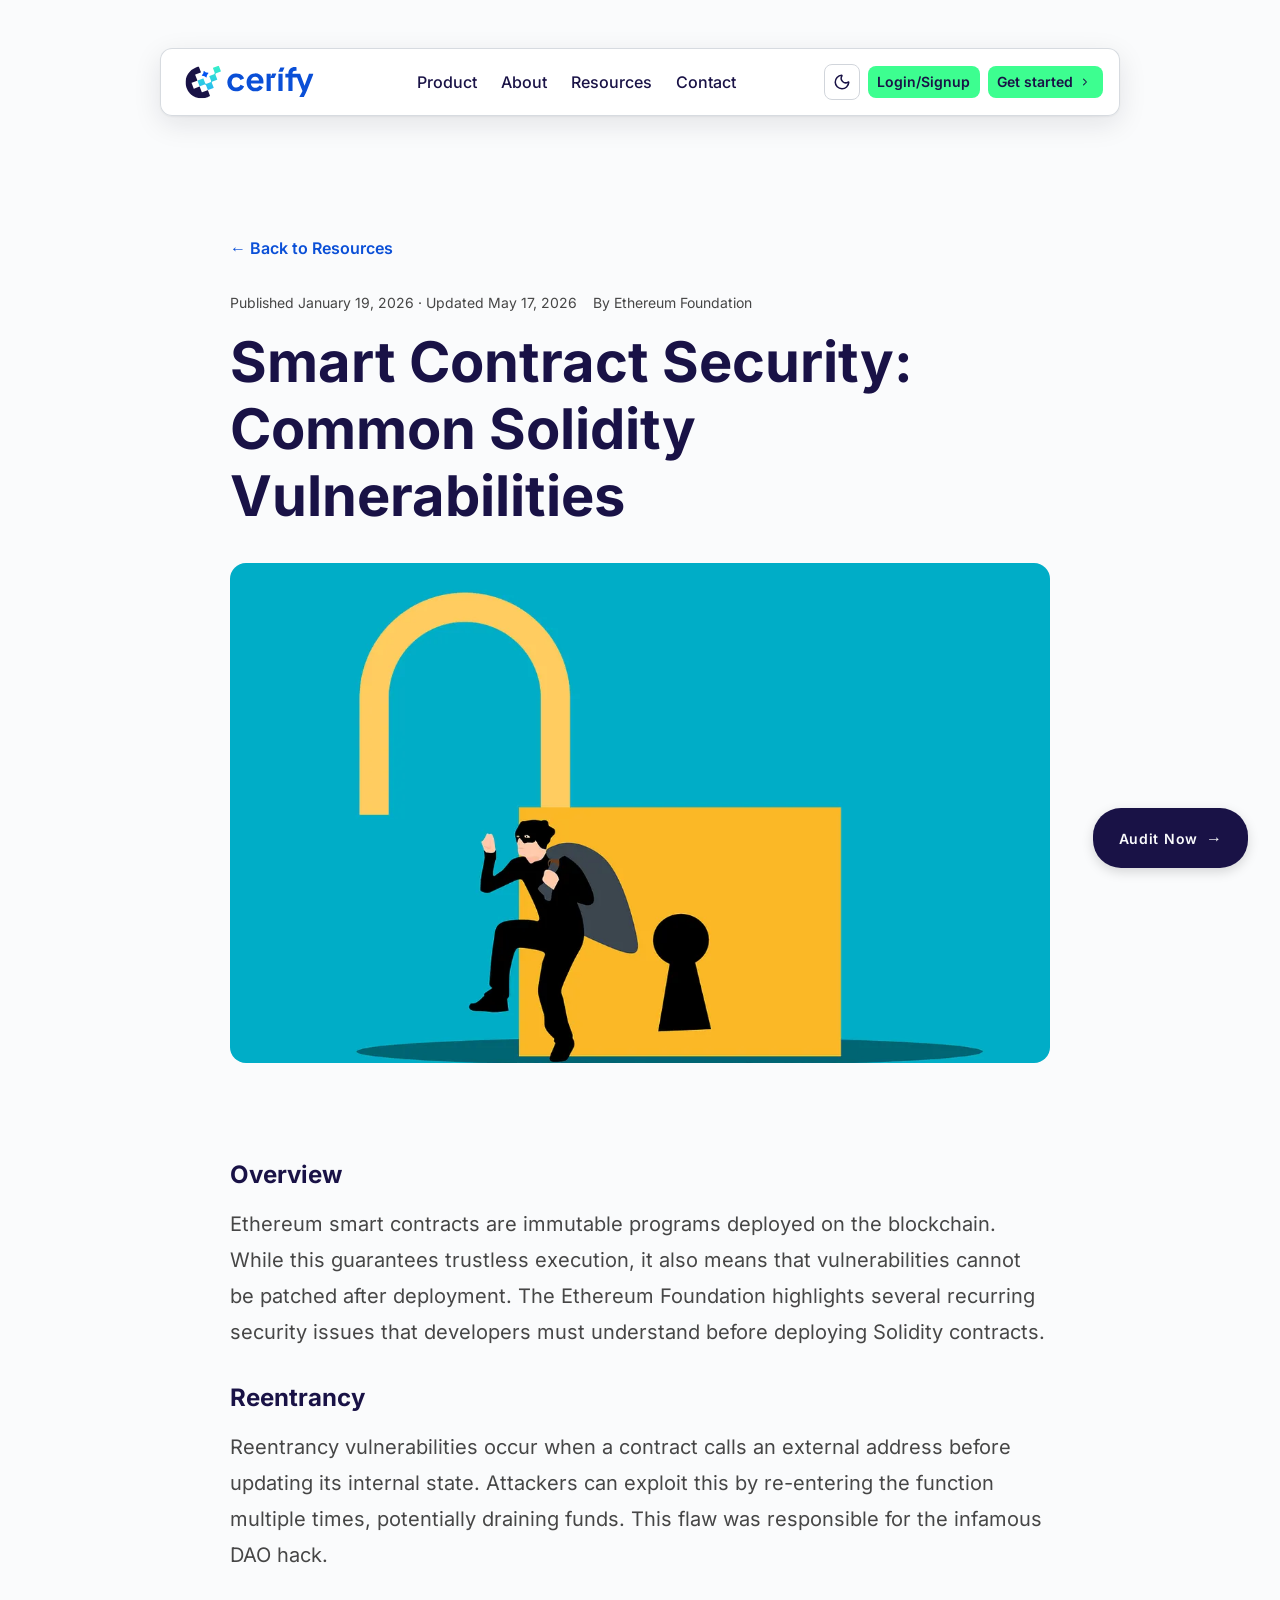
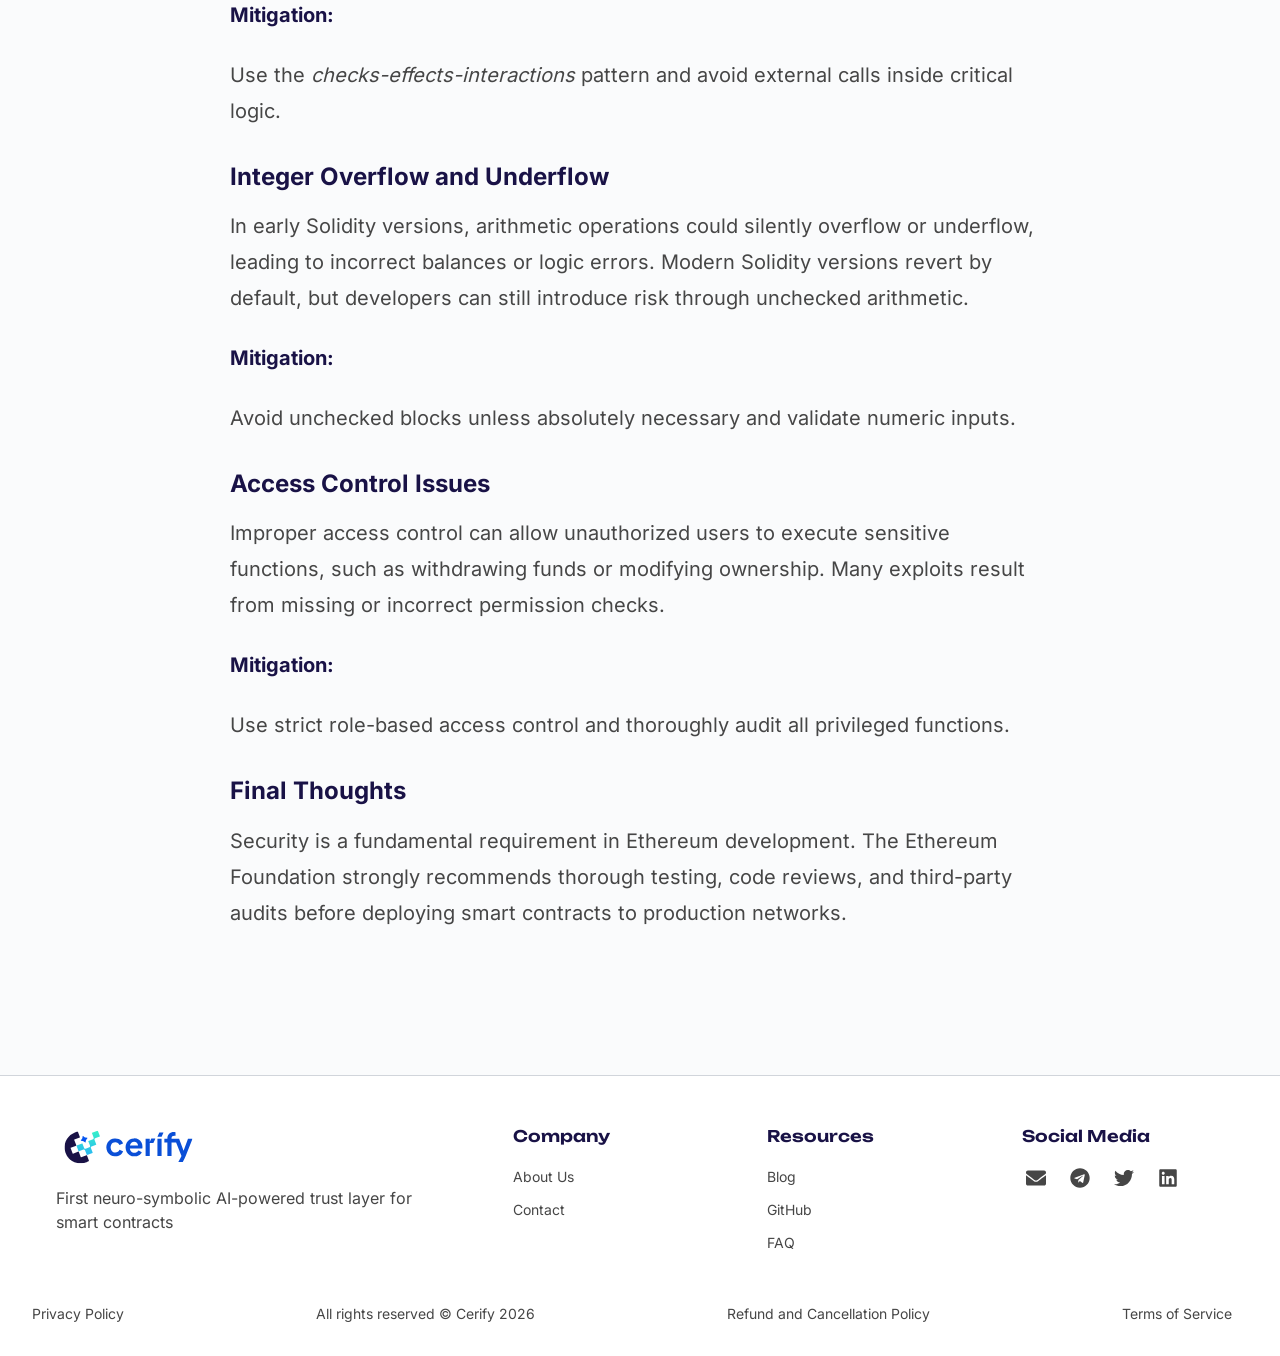
<file: blog/common-solidity-vulnerabilities.html>
<!DOCTYPE html><html lang="en"><head><meta charset="utf-8"><meta name="robots" content="noindex, nofollow"><meta http-equiv="Content-Security-Policy" content="default-src 'none'; script-src 'self' https://analytics.cerify.test:8443; style-src 'self'; img-src 'self'; font-src 'self'; frame-src https://www.google.com; connect-src https://analytics.cerify.test:8443; base-uri 'none'; form-action 'none'; object-src 'none'; upgrade-insecure-requests"><meta name="viewport" content="width=device-width, initial-scale=1"><title>Smart Contract Security: Common Solidity Vulnerabilities | Cerify</title><meta name="description" content="Overview Ethereum smart contracts are immutable programs deployed on the blockchain. While this guarantees trustless execution, it also means that vul..."><link rel="canonical" href="https://cerify.ai/blog/common-solidity-vulnerabilities"><meta property="og:type" content="website"><meta property="og:site_name" content="Cerify"><meta property="og:title" content="Smart Contract Security: Common Solidity Vulnerabilities | Cerify"><meta property="og:description" content="Overview Ethereum smart contracts are immutable programs deployed on the blockchain. While this guarantees trustless execution, it also means that vul..."><meta property="og:url" content="https://cerify.ai/blog/common-solidity-vulnerabilities"><meta name="twitter:card" content="summary_large_image"><link rel="icon" href="/favicon.ico" sizes="48x48"><link rel="apple-touch-icon" href="/apple-touch-icon.png"><script src="/theme-init.js"></script><script defer data-domain="cerify.test" src="https://analytics.cerify.test:8443/js/script.tagged-events.js"></script><link rel="stylesheet" href="/_astro/BaseLayout.CmeRSzD8.css"><link rel="stylesheet" href="/_astro/_slug_.gSUdmtzV.css"></head><body><div class="_siteLayout_afzkf_4"><div class="_pageContainer_afzkf_10"><div class="_navbarSpacer_1wv8j_5" data-navbar-spacer></div><nav class="_navbar_1wv8j_5" data-navbar><div class="_navContent_1wv8j_60"><a href="/" class="_logoLink_1wv8j_149"><svg width="153" height="46" viewBox="0 0 153 46" fill="none" xmlns="http://www.w3.org/2000/svg" class="_companyLogo_p34yz_4 _logo_1wv8j_149" role="img" aria-label="Cerify"><title>Cerify</title><mask id="navbar-logo-mask" maskUnits="userSpaceOnUse" x="8" y="6" width="129" height="34"><path d="M136.5 6.64418H8.5V39.356H136.5V6.64418Z" fill="white"></path></mask><g mask="url(#navbar-logo-mask)"><path d="M54.7035 31.1748C53.3612 30.4086 52.2492 29.2952 51.4838 27.9514C50.7168 26.5403 50.3149 24.9595 50.3149 23.3531C50.3149 21.7466 50.7168 20.1658 51.4838 18.7548C52.2504 17.4185 53.3627 16.3138 54.7035 15.5571C55.9212 14.8913 57.2687 14.4982 58.6529 14.4053C60.0373 14.3123 61.4252 14.5217 62.7206 15.0187C63.7421 15.4189 64.6687 16.0283 65.4413 16.8078C66.1339 17.5052 66.6754 18.338 67.0318 19.2544C67.0547 19.3153 67.0533 19.3826 67.0282 19.4425C67.0031 19.5024 66.956 19.5505 66.8966 19.5767L63.4805 21.0531C63.1606 20.2135 62.6007 19.487 61.8706 18.9643C61.12 18.4287 60.2165 18.1506 59.2949 18.1713C58.4416 18.1566 57.6021 18.3883 56.8768 18.8386C56.1655 19.2858 55.5907 19.9204 55.2155 20.6727C54.8191 21.5117 54.6136 22.4282 54.6136 23.3562C54.6136 24.2844 54.8191 25.2009 55.2155 26.0398C55.5873 26.7996 56.1625 27.4412 56.8768 27.8933C57.6031 28.3411 58.4421 28.5716 59.2949 28.5573C60.2141 28.5789 61.1163 28.3068 61.8706 27.7805C62.6143 27.2511 63.1765 26.5047 63.4805 25.6434L66.903 27.1938C66.9618 27.2207 67.0082 27.269 67.0327 27.3288C67.0573 27.3887 67.0581 27.4557 67.0351 27.5162C66.6851 28.4119 66.1534 29.2252 65.4735 29.9047C64.6992 30.6861 63.7733 31.3005 62.7528 31.7099C61.4541 32.2178 60.0595 32.4329 58.6682 32.3398C57.2769 32.2468 55.9233 31.8479 54.7035 31.1716V31.1748Z" fill="var(--logo-type)"></path><path d="M73.7574 31.1619C72.4479 30.3767 71.377 29.2488 70.6601 27.8997C69.9131 26.497 69.5321 24.928 69.5525 23.3386C69.5219 21.7319 69.908 20.1448 70.6729 18.7322C71.396 17.4182 72.455 16.3202 73.7413 15.5506C75.0552 14.7647 76.5608 14.3586 78.0912 14.3773C79.6872 14.3269 81.2651 14.728 82.6438 15.5345C83.8565 16.2701 84.8417 17.3279 85.4901 18.5904C86.1532 19.8933 86.4902 21.338 86.4721 22.8002C86.4723 23.1124 86.4563 23.4245 86.4238 23.735C86.3984 24.0107 86.34 24.2824 86.2499 24.5441H73.8508C73.9299 25.503 74.3061 26.4132 74.9269 27.1477C75.5477 27.8821 76.3821 28.4041 77.3136 28.641C78.245 28.8777 79.2271 28.8174 80.1227 28.4683C81.0181 28.1194 81.7826 27.4991 82.309 26.6941C82.3406 26.6405 82.3916 26.6009 82.4515 26.5836C82.5113 26.5662 82.5754 26.5723 82.631 26.6007L85.7863 28.1512C85.211 29.4302 84.2403 30.4903 83.0173 31.1748C81.6226 31.9885 80.0302 32.4002 78.4163 32.3642C76.7823 32.4017 75.1698 31.9855 73.7574 31.1619ZM75.4188 18.7322C74.6353 19.4144 74.1148 20.3494 73.9473 21.3754H82.0449C81.9921 20.3895 81.5551 19.4636 80.8279 18.7967C80.0789 18.1221 79.0981 17.764 78.0912 17.7973C77.117 17.7767 76.1681 18.1087 75.4188 18.7322Z" fill="var(--logo-type)"></path><path d="M99.2319 14.9285L97.4768 18.8643C97.4581 18.9056 97.4279 18.9406 97.3895 18.9652C97.3512 18.9898 97.3072 19.0029 97.2615 19.0029H94.0034C93.9373 19.0038 93.8737 19.0307 93.8272 19.0778C93.7815 19.1248 93.7554 19.1883 93.7554 19.2544V31.9903H89.605V14.7609H93.4945C93.5613 14.7609 93.6249 14.7874 93.6722 14.8346C93.7187 14.8817 93.7456 14.9456 93.7456 15.0123V17.9392L95.1818 14.7158C95.1998 14.6736 95.23 14.6377 95.2683 14.6125C95.3066 14.5873 95.3515 14.5739 95.3971 14.5739H99.0133C99.0549 14.573 99.0965 14.583 99.1332 14.6031C99.1707 14.6232 99.2017 14.6527 99.2237 14.6885C99.2458 14.7243 99.258 14.7653 99.2596 14.8074C99.2613 14.8495 99.2515 14.8912 99.2319 14.9285Z" fill="var(--logo-type)"></path><path d="M103.569 8.3945H107.171C107.213 8.39476 107.253 8.40523 107.29 8.425C107.326 8.44476 107.356 8.47318 107.379 8.5077C107.401 8.54223 107.414 8.58177 107.418 8.62278C107.421 8.66379 107.414 8.70497 107.397 8.74263L105.639 12.672C105.619 12.7153 105.588 12.752 105.548 12.7777C105.508 12.8034 105.461 12.8171 105.414 12.8171H101.431L103.343 8.52988C103.364 8.48844 103.397 8.45376 103.437 8.42983C103.477 8.40589 103.523 8.39365 103.569 8.3945Z" fill="var(--logo-type)"></path><path d="M101.682 14.7577H105.575V31.9839H101.431V15.0091C101.431 14.9424 101.458 14.8785 101.505 14.8313C101.551 14.7842 101.616 14.7577 101.682 14.7577Z" fill="var(--logo-type)"></path><path d="M136.504 14.7544L130.486 30.0014C130.486 30.0014 129.073 33.4667 128.438 34.8367C127.947 35.9195 127.4 36.9761 126.8 38.0021H122.337V37.9151C122.833 37.1028 123.377 36.1711 123.947 35.1042C124.517 34.0373 125.032 32.996 125.476 31.9968L120.203 18.6355C120.184 18.5899 120.152 18.5508 120.111 18.5234C120.071 18.4958 120.023 18.4809 119.973 18.4808H115.534V31.9807H111.39V18.7129C111.389 18.6473 111.363 18.5846 111.316 18.5383C111.27 18.4919 111.208 18.4655 111.142 18.4647H108.357V15.0026C108.357 14.9368 108.383 14.8736 108.429 14.8271C108.476 14.7806 108.539 14.7544 108.605 14.7544H111.39V14.1903C111.39 12.2208 111.983 10.7057 113.161 9.6291C114.339 8.55247 115.927 8.01737 117.904 8.01737C118.379 8.01389 118.855 8.05381 119.323 8.13663C119.381 8.14797 119.432 8.17905 119.468 8.22443C119.505 8.26981 119.524 8.32659 119.523 8.38484V11.7502C119.168 11.6917 118.808 11.6615 118.448 11.6599C117.687 11.6171 116.935 11.8329 116.313 12.2723C115.788 12.6882 115.53 13.3232 115.53 14.2064V14.7705H122.955C123.005 14.7728 123.053 14.79 123.094 14.8199C123.134 14.8498 123.164 14.8909 123.18 14.9382L127.579 26.6426L131.996 14.7544H136.504Z" fill="var(--logo-type)"></path><path d="M32.9704 36.6773C32.9932 36.7315 32.9959 36.792 32.9782 36.8482C32.9605 36.9043 32.9235 36.9522 32.8738 36.9835C32.6226 37.1415 32.3618 37.3059 32.0978 37.4251C32.0257 37.4685 31.9504 37.5062 31.8725 37.538C31.6045 37.6898 31.3283 37.8265 31.045 37.9473C31.0388 37.9499 31.0319 37.9499 31.0257 37.9473C30.8067 38.0505 30.5781 38.1408 30.3592 38.2246C30.0629 38.3342 29.7635 38.4469 29.4641 38.5469C29.023 38.6888 28.5658 38.8145 28.1182 38.9176L27.4421 39.0627C23.7274 39.778 19.8796 39.1352 16.5981 37.2511C16.1699 37.0093 15.7513 36.7449 15.336 36.4581C15.1589 36.3324 14.9786 36.2067 14.7983 36.0712C14.618 35.9359 14.4473 35.7973 14.2767 35.6587C13.9225 35.3653 13.578 35.0623 13.2496 34.7335C13.0629 34.5498 12.8858 34.3629 12.7087 34.1758C12.5316 33.9889 12.3513 33.7826 12.1935 33.5828C12.0358 33.3829 11.8716 33.1734 11.7041 32.9639C11.5367 32.7544 11.4015 32.5448 11.2502 32.3191C11.0988 32.0935 10.9282 31.8227 10.7608 31.5617C9.68459 29.728 8.96977 27.7047 8.65508 25.6014L8.63576 25.4725C8.61 25.2952 8.59712 25.118 8.57136 24.9374C8.25313 21.4259 9.09177 17.9066 10.9592 14.917C12.8266 11.9275 15.6202 9.6322 18.9131 8.38166C19.1175 8.29809 19.326 8.22493 19.5377 8.16246C19.564 8.14563 19.5937 8.13463 19.6246 8.13023C19.9821 8.0174 20.3395 7.91748 20.6904 7.82722C21.0413 7.73697 21.3053 7.69184 21.6209 7.63704C21.6795 7.62645 21.7399 7.63678 21.7917 7.66623C21.8435 7.69568 21.8833 7.74239 21.9042 7.79821L23.9455 13.1395C23.9573 13.1704 23.9628 13.2033 23.9618 13.2363C23.9606 13.2693 23.9529 13.3018 23.9392 13.3319C23.9254 13.3619 23.9057 13.3889 23.8814 13.4112C23.857 13.4335 23.8285 13.4507 23.7974 13.4618L18.369 15.5732C18.3067 15.5964 18.2562 15.6434 18.2284 15.7037C18.2007 15.7642 18.198 15.8331 18.2209 15.8956L20.3137 21.3303C20.3382 21.3911 20.3377 21.4591 20.3124 21.5194C20.287 21.5798 20.2389 21.6277 20.1785 21.6527L14.7307 23.7512C14.6996 23.7623 14.671 23.7795 14.6467 23.8019C14.6224 23.8242 14.6027 23.8511 14.5889 23.8812C14.5751 23.9112 14.5675 23.9437 14.5664 23.9767C14.5653 24.0098 14.5708 24.0426 14.5826 24.0735L16.6754 29.5116C16.6992 29.5732 16.7464 29.6231 16.8066 29.6503C16.8669 29.6774 16.9354 29.6797 16.9974 29.6565L22.4258 27.571C22.4557 27.5579 22.488 27.5511 22.5207 27.5509C22.5533 27.5506 22.5856 27.5571 22.6157 27.5698C22.6458 27.5824 22.673 27.601 22.6957 27.6245C22.7184 27.648 22.7361 27.6758 22.7478 27.7064L24.8342 33.154C24.8458 33.1846 24.8635 33.2124 24.8862 33.2359C24.9089 33.2593 24.9361 33.278 24.9662 33.2907C24.9963 33.3033 25.0287 33.3097 25.0613 33.3095C25.0939 33.3093 25.1262 33.3024 25.1561 33.2894L30.5975 31.2135C30.6281 31.2016 30.6607 31.196 30.6936 31.1969C30.7265 31.1977 30.7588 31.2051 30.7888 31.2186C30.8187 31.2321 30.8457 31.2514 30.8681 31.2755C30.8906 31.2995 30.908 31.3277 30.9194 31.3585L32.9704 36.6773Z" fill="var(--logo-mark)"></path><path d="M43.9206 12.2466C43.9325 12.2772 43.9381 12.31 43.9372 12.3428C43.9364 12.3757 43.929 12.4081 43.9155 12.4381C43.902 12.4681 43.8827 12.4951 43.8588 12.5175C43.8347 12.54 43.8065 12.5575 43.7757 12.5689L39.1876 14.3354C38.9028 14.444 38.672 14.6603 38.5449 14.9376C38.4179 15.215 38.4047 15.5312 38.5082 15.8182V15.8408L40.2727 20.4245C40.2958 20.4865 40.2935 20.5551 40.2663 20.6155C40.2392 20.6758 40.1894 20.723 40.1278 20.7469L35.5461 22.5069C35.2644 22.6229 35.0393 22.8448 34.919 23.1249C34.7986 23.405 34.7926 23.7213 34.9022 24.0058L36.6602 28.596C36.6822 28.6585 36.679 28.7271 36.6514 28.7873C36.6237 28.8475 36.5737 28.8945 36.5121 28.9184L31.0804 31.0136C31.0184 31.0359 30.9502 31.0332 30.8902 31.0061C30.8301 30.9791 30.7829 30.9297 30.7584 30.8686L29.0036 26.2816C28.8919 26.0007 28.676 25.7741 28.4011 25.6492C28.1263 25.5242 27.8138 25.5105 27.529 25.611H27.5033L22.9119 27.3711C22.8818 27.3836 22.8494 27.3899 22.8168 27.3897C22.7841 27.3894 22.7518 27.3827 22.7217 27.3698C22.6917 27.3569 22.6647 27.3381 22.642 27.3145C22.6194 27.2909 22.6017 27.263 22.5899 27.2325L20.5036 21.788C20.4805 21.726 20.4828 21.6574 20.51 21.5971C20.537 21.5367 20.5869 21.4895 20.6485 21.4657L26.0673 19.3801C26.1289 19.3577 26.1967 19.3599 26.2567 19.3863C26.3167 19.4127 26.3642 19.4613 26.3892 19.5219L28.1504 24.1089C28.2596 24.3935 28.4757 24.624 28.7525 24.7512C29.0293 24.8783 29.3448 24.8919 29.6315 24.7891H29.6572L33.3793 23.3514C33.6641 23.2428 33.8949 23.0265 34.0219 22.7492C34.149 22.4719 34.1621 22.1556 34.0586 21.8687V21.8461L32.2942 17.2591C32.2711 17.1971 32.2734 17.1285 32.3005 17.0681C32.3276 17.0078 32.3774 16.9606 32.4391 16.9367L37.0143 15.1734H37.0369C37.3178 15.0574 37.5423 14.8361 37.6626 14.5567C37.7829 14.2773 37.7894 13.9619 37.6808 13.6778L35.926 9.08757C35.9137 9.05694 35.9077 9.02414 35.9084 8.99113C35.909 8.95812 35.9163 8.92558 35.9298 8.89547C35.9434 8.86536 35.9629 8.83831 35.9871 8.81593C36.0113 8.79354 36.0399 8.7763 36.0709 8.76522L41.522 6.66029C41.5528 6.64849 41.5856 6.64297 41.6186 6.64406C41.6516 6.64515 41.6841 6.65283 41.714 6.66664C41.744 6.68045 41.7709 6.70012 41.7933 6.72449C41.8156 6.74887 41.8328 6.77745 41.8439 6.80857L43.9206 12.2466Z" fill="url(#navbar-logo-gradient)"></path><path d="M29.686 13.5102L31.2379 13.7713C31.2807 13.7787 31.3208 13.7972 31.3544 13.8248C31.388 13.8524 31.4137 13.8882 31.4293 13.9289C31.4449 13.9694 31.4497 14.0134 31.4432 14.0564C31.4367 14.0994 31.4193 14.14 31.3924 14.1742L30.4265 15.4055C30.1133 15.803 29.9051 16.2731 29.8212 16.7723L29.5572 18.3261C29.5503 18.3688 29.5324 18.4091 29.5052 18.4428C29.4779 18.4764 29.4423 18.5025 29.4019 18.5181C29.3615 18.5338 29.3177 18.5385 29.275 18.532C29.2322 18.5254 29.1918 18.5078 29.158 18.4808L27.9248 17.5137C27.5288 17.1979 27.059 16.9882 26.5596 16.9045L25.011 16.6434C24.9623 16.6422 24.915 16.6267 24.875 16.5987C24.835 16.5707 24.8042 16.5316 24.7863 16.4863C24.7684 16.4408 24.7643 16.3912 24.7745 16.3434C24.7847 16.2957 24.8087 16.252 24.8435 16.2179L25.8095 14.9833C26.1239 14.5936 26.3364 14.1316 26.4277 13.6391L26.6885 12.0854C26.6963 12.0428 26.7151 12.003 26.7429 11.9698C26.7706 11.9366 26.8065 11.9112 26.8469 11.8959C26.8875 11.8807 26.9312 11.8762 26.9739 11.8828C27.0167 11.8895 27.0569 11.9071 27.0909 11.9339L28.3241 12.9009C28.7189 13.2166 29.1877 13.4263 29.686 13.5102Z" fill="var(--logo-spark)"></path></g><defs><linearGradient id="navbar-logo-gradient" x1="32.2125" y1="6.64392" x2="32.2125" y2="31.0285" gradientUnits="userSpaceOnUse"><stop stop-color="var(--logo-gradient-start)"></stop><stop offset="1" stop-color="var(--logo-gradient-end)"></stop></linearGradient></defs></svg></a><div class="_navLinks_1wv8j_162"><a href="/product">Product</a><a href="/about">About</a><a href="/faq">Resources</a><a href="/contact">Contact</a></div><div class="_navActions_1wv8j_194"><button type="button" class="_themeToggle_168vv_4" aria-label="Toggle theme" data-theme-toggle><svg xmlns="http://www.w3.org/2000/svg" width="24" height="24" viewBox="0 0 24 24" fill="none" stroke="currentColor" stroke-width="2" stroke-linecap="round" stroke-linejoin="round" class="_icon_168vv_22 _moonIcon_168vv_28" aria-hidden="true"><path d="M20.985 12.486a9 9 0 1 1-9.473-9.472c.405-.022.617.46.402.803a6 6 0 0 0 8.268 8.268c.344-.215.825-.004.803.401"></path></svg><svg xmlns="http://www.w3.org/2000/svg" width="24" height="24" viewBox="0 0 24 24" fill="none" stroke="currentColor" stroke-width="2" stroke-linecap="round" stroke-linejoin="round" class="_icon_168vv_22 _sunIcon_168vv_32" aria-hidden="true"><circle cx="12" cy="12" r="4"></circle><path d="M12 2v2"></path><path d="M12 20v2"></path><path d="m4.93 4.93 1.41 1.41"></path><path d="m17.66 17.66 1.41 1.41"></path><path d="M2 12h2"></path><path d="M20 12h2"></path><path d="m6.34 17.66-1.41 1.41"></path><path d="m19.07 4.93-1.41 1.41"></path></svg></button><script type="module" src="/_astro/ThemeToggle.astro_astro_type_script_index_0_lang.COxu3r65.js"></script><div class="_navActionsCtas_1wv8j_331"><a href="https://sons-portrait-trace-rock.trycloudflare.com/login" class="_ctaButton_1wv8j_202 plausible-event-name=Login+Click"><span>Login/Signup</span></a><a href="/contact" class="_ctaButton_1wv8j_202"><span>Get started</span><img src="/_astro/icon-chevron-right.DM6zCgtI_CVRw2.svg" alt loading="lazy" decoding="async" width="16" height="16" class="_ctaButtonIcon_1wv8j_236"></a></div><button type="button" class="_mobileMenuButton_1wv8j_245" aria-label="Toggle menu" aria-expanded="false" aria-controls="mobile-menu" data-menu-button><span></span><span></span><span></span></button></div></div><div id="mobile-menu" class="_mobileMenu_1wv8j_245" data-menu hidden><a href="/product">Product</a><a href="/about">About</a><a href="/faq">Resources</a><a href="/contact">Contact</a><a href="/contact" class="_ctaButton_1wv8j_202 _mobileMenuCtaBlock_1wv8j_318">Get started</a><a href="https://sons-portrait-trace-rock.trycloudflare.com/login" class="_ctaButton_1wv8j_202 _mobileMenuCtaBlock_1wv8j_318">Login/Signup</a></div></nav><script type="module" src="/_astro/Navbar.astro_astro_type_script_index_0_lang.Csn_3lJw.js"></script><main><div class="_container_1qlrt_4"><a href="/faq" class="_backLink_1qlrt_12">← Back to Resources</a><article class="_article_1qlrt_32"><header class="_header_1qlrt_38"><div class="_postMeta_1qlrt_44"><span>Published January 19, 2026 · Updated May 17, 2026</span><span>By Ethereum Foundation</span></div><h1 class="_title_1qlrt_53">Smart Contract Security: Common Solidity Vulnerabilities</h1></header><div class="_featuredImage_1qlrt_62"><img src="/_astro/solidity-vulnerabilities.D8FnGK1e_wTPtK.webp" srcset="/_astro/solidity-vulnerabilities.D8FnGK1e_Z1PL4sl.webp 800w, /_astro/solidity-vulnerabilities.D8FnGK1e_Z1t8QLV.webp 1200w, /_astro/solidity-vulnerabilities.D8FnGK1e_wTPtK.webp 1280w" alt="Smart Contract Security: Common Solidity Vulnerabilities" sizes="(max-width: 768px) 100vw, 900px" loading="eager" decoding="async" width="1280" height="867" class="_image_1qlrt_72"></div><div class="_content_1qlrt_80"><div class="_prose_1qlrt_86"><h3 id="overview">Overview</h3>
<p>Ethereum smart contracts are immutable programs deployed on the blockchain. While this guarantees trustless execution, it also means that vulnerabilities cannot be patched after deployment. The Ethereum Foundation highlights several recurring security issues that developers must understand before deploying Solidity contracts.</p>
<h3 id="reentrancy">Reentrancy</h3>
<p>Reentrancy vulnerabilities occur when a contract calls an external address before updating its internal state. Attackers can exploit this by re-entering the function multiple times, potentially draining funds. This flaw was responsible for the infamous DAO hack.</p>
<p><strong>Mitigation:</strong></p>
<p>Use the <em>checks-effects-interactions</em> pattern and avoid external calls inside critical logic.</p>
<h3 id="integer-overflow-and-underflow">Integer Overflow and Underflow</h3>
<p>In early Solidity versions, arithmetic operations could silently overflow or underflow, leading to incorrect balances or logic errors. Modern Solidity versions revert by default, but developers can still introduce risk through unchecked arithmetic.</p>
<p><strong>Mitigation:</strong></p>
<p>Avoid unchecked blocks unless absolutely necessary and validate numeric inputs.</p>
<h3 id="access-control-issues">Access Control Issues</h3>
<p>Improper access control can allow unauthorized users to execute sensitive functions, such as withdrawing funds or modifying ownership. Many exploits result from missing or incorrect permission checks.</p>
<p><strong>Mitigation:</strong></p>
<p>Use strict role-based access control and thoroughly audit all privileged functions.</p>
<h3 id="final-thoughts">Final Thoughts</h3>
<p>Security is a fundamental requirement in Ethereum development. The Ethereum Foundation strongly recommends thorough testing, code reviews, and third-party audits before deploying smart contracts to production networks.</p>
</div></div></article></div></main></div><footer class="_footer_1x4z1_4"><div class="_footerMain_1x4z1_15"><div class="_footerGrid_1x4z1_21"><div class="_footerBrand_1x4z1_28"><a href="/" class="_footerLogo_1x4z1_34"><svg width="153" height="46" viewBox="0 0 153 46" fill="none" xmlns="http://www.w3.org/2000/svg" class="_companyLogo_p34yz_4" role="img" aria-label="cerify-logo"><title>cerify-logo</title><mask id="footer-logo-mask" maskUnits="userSpaceOnUse" x="8" y="6" width="129" height="34"><path d="M136.5 6.64418H8.5V39.356H136.5V6.64418Z" fill="white"></path></mask><g mask="url(#footer-logo-mask)"><path d="M54.7035 31.1748C53.3612 30.4086 52.2492 29.2952 51.4838 27.9514C50.7168 26.5403 50.3149 24.9595 50.3149 23.3531C50.3149 21.7466 50.7168 20.1658 51.4838 18.7548C52.2504 17.4185 53.3627 16.3138 54.7035 15.5571C55.9212 14.8913 57.2687 14.4982 58.6529 14.4053C60.0373 14.3123 61.4252 14.5217 62.7206 15.0187C63.7421 15.4189 64.6687 16.0283 65.4413 16.8078C66.1339 17.5052 66.6754 18.338 67.0318 19.2544C67.0547 19.3153 67.0533 19.3826 67.0282 19.4425C67.0031 19.5024 66.956 19.5505 66.8966 19.5767L63.4805 21.0531C63.1606 20.2135 62.6007 19.487 61.8706 18.9643C61.12 18.4287 60.2165 18.1506 59.2949 18.1713C58.4416 18.1566 57.6021 18.3883 56.8768 18.8386C56.1655 19.2858 55.5907 19.9204 55.2155 20.6727C54.8191 21.5117 54.6136 22.4282 54.6136 23.3562C54.6136 24.2844 54.8191 25.2009 55.2155 26.0398C55.5873 26.7996 56.1625 27.4412 56.8768 27.8933C57.6031 28.3411 58.4421 28.5716 59.2949 28.5573C60.2141 28.5789 61.1163 28.3068 61.8706 27.7805C62.6143 27.2511 63.1765 26.5047 63.4805 25.6434L66.903 27.1938C66.9618 27.2207 67.0082 27.269 67.0327 27.3288C67.0573 27.3887 67.0581 27.4557 67.0351 27.5162C66.6851 28.4119 66.1534 29.2252 65.4735 29.9047C64.6992 30.6861 63.7733 31.3005 62.7528 31.7099C61.4541 32.2178 60.0595 32.4329 58.6682 32.3398C57.2769 32.2468 55.9233 31.8479 54.7035 31.1716V31.1748Z" fill="var(--logo-type)"></path><path d="M73.7574 31.1619C72.4479 30.3767 71.377 29.2488 70.6601 27.8997C69.9131 26.497 69.5321 24.928 69.5525 23.3386C69.5219 21.7319 69.908 20.1448 70.6729 18.7322C71.396 17.4182 72.455 16.3202 73.7413 15.5506C75.0552 14.7647 76.5608 14.3586 78.0912 14.3773C79.6872 14.3269 81.2651 14.728 82.6438 15.5345C83.8565 16.2701 84.8417 17.3279 85.4901 18.5904C86.1532 19.8933 86.4902 21.338 86.4721 22.8002C86.4723 23.1124 86.4563 23.4245 86.4238 23.735C86.3984 24.0107 86.34 24.2824 86.2499 24.5441H73.8508C73.9299 25.503 74.3061 26.4132 74.9269 27.1477C75.5477 27.8821 76.3821 28.4041 77.3136 28.641C78.245 28.8777 79.2271 28.8174 80.1227 28.4683C81.0181 28.1194 81.7826 27.4991 82.309 26.6941C82.3406 26.6405 82.3916 26.6009 82.4515 26.5836C82.5113 26.5662 82.5754 26.5723 82.631 26.6007L85.7863 28.1512C85.211 29.4302 84.2403 30.4903 83.0173 31.1748C81.6226 31.9885 80.0302 32.4002 78.4163 32.3642C76.7823 32.4017 75.1698 31.9855 73.7574 31.1619ZM75.4188 18.7322C74.6353 19.4144 74.1148 20.3494 73.9473 21.3754H82.0449C81.9921 20.3895 81.5551 19.4636 80.8279 18.7967C80.0789 18.1221 79.0981 17.764 78.0912 17.7973C77.117 17.7767 76.1681 18.1087 75.4188 18.7322Z" fill="var(--logo-type)"></path><path d="M99.2319 14.9285L97.4768 18.8643C97.4581 18.9056 97.4279 18.9406 97.3895 18.9652C97.3512 18.9898 97.3072 19.0029 97.2615 19.0029H94.0034C93.9373 19.0038 93.8737 19.0307 93.8272 19.0778C93.7815 19.1248 93.7554 19.1883 93.7554 19.2544V31.9903H89.605V14.7609H93.4945C93.5613 14.7609 93.6249 14.7874 93.6722 14.8346C93.7187 14.8817 93.7456 14.9456 93.7456 15.0123V17.9392L95.1818 14.7158C95.1998 14.6736 95.23 14.6377 95.2683 14.6125C95.3066 14.5873 95.3515 14.5739 95.3971 14.5739H99.0133C99.0549 14.573 99.0965 14.583 99.1332 14.6031C99.1707 14.6232 99.2017 14.6527 99.2237 14.6885C99.2458 14.7243 99.258 14.7653 99.2596 14.8074C99.2613 14.8495 99.2515 14.8912 99.2319 14.9285Z" fill="var(--logo-type)"></path><path d="M103.569 8.3945H107.171C107.213 8.39476 107.253 8.40523 107.29 8.425C107.326 8.44476 107.356 8.47318 107.379 8.5077C107.401 8.54223 107.414 8.58177 107.418 8.62278C107.421 8.66379 107.414 8.70497 107.397 8.74263L105.639 12.672C105.619 12.7153 105.588 12.752 105.548 12.7777C105.508 12.8034 105.461 12.8171 105.414 12.8171H101.431L103.343 8.52988C103.364 8.48844 103.397 8.45376 103.437 8.42983C103.477 8.40589 103.523 8.39365 103.569 8.3945Z" fill="var(--logo-type)"></path><path d="M101.682 14.7577H105.575V31.9839H101.431V15.0091C101.431 14.9424 101.458 14.8785 101.505 14.8313C101.551 14.7842 101.616 14.7577 101.682 14.7577Z" fill="var(--logo-type)"></path><path d="M136.504 14.7544L130.486 30.0014C130.486 30.0014 129.073 33.4667 128.438 34.8367C127.947 35.9195 127.4 36.9761 126.8 38.0021H122.337V37.9151C122.833 37.1028 123.377 36.1711 123.947 35.1042C124.517 34.0373 125.032 32.996 125.476 31.9968L120.203 18.6355C120.184 18.5899 120.152 18.5508 120.111 18.5234C120.071 18.4958 120.023 18.4809 119.973 18.4808H115.534V31.9807H111.39V18.7129C111.389 18.6473 111.363 18.5846 111.316 18.5383C111.27 18.4919 111.208 18.4655 111.142 18.4647H108.357V15.0026C108.357 14.9368 108.383 14.8736 108.429 14.8271C108.476 14.7806 108.539 14.7544 108.605 14.7544H111.39V14.1903C111.39 12.2208 111.983 10.7057 113.161 9.6291C114.339 8.55247 115.927 8.01737 117.904 8.01737C118.379 8.01389 118.855 8.05381 119.323 8.13663C119.381 8.14797 119.432 8.17905 119.468 8.22443C119.505 8.26981 119.524 8.32659 119.523 8.38484V11.7502C119.168 11.6917 118.808 11.6615 118.448 11.6599C117.687 11.6171 116.935 11.8329 116.313 12.2723C115.788 12.6882 115.53 13.3232 115.53 14.2064V14.7705H122.955C123.005 14.7728 123.053 14.79 123.094 14.8199C123.134 14.8498 123.164 14.8909 123.18 14.9382L127.579 26.6426L131.996 14.7544H136.504Z" fill="var(--logo-type)"></path><path d="M32.9704 36.6773C32.9932 36.7315 32.9959 36.792 32.9782 36.8482C32.9605 36.9043 32.9235 36.9522 32.8738 36.9835C32.6226 37.1415 32.3618 37.3059 32.0978 37.4251C32.0257 37.4685 31.9504 37.5062 31.8725 37.538C31.6045 37.6898 31.3283 37.8265 31.045 37.9473C31.0388 37.9499 31.0319 37.9499 31.0257 37.9473C30.8067 38.0505 30.5781 38.1408 30.3592 38.2246C30.0629 38.3342 29.7635 38.4469 29.4641 38.5469C29.023 38.6888 28.5658 38.8145 28.1182 38.9176L27.4421 39.0627C23.7274 39.778 19.8796 39.1352 16.5981 37.2511C16.1699 37.0093 15.7513 36.7449 15.336 36.4581C15.1589 36.3324 14.9786 36.2067 14.7983 36.0712C14.618 35.9359 14.4473 35.7973 14.2767 35.6587C13.9225 35.3653 13.578 35.0623 13.2496 34.7335C13.0629 34.5498 12.8858 34.3629 12.7087 34.1758C12.5316 33.9889 12.3513 33.7826 12.1935 33.5828C12.0358 33.3829 11.8716 33.1734 11.7041 32.9639C11.5367 32.7544 11.4015 32.5448 11.2502 32.3191C11.0988 32.0935 10.9282 31.8227 10.7608 31.5617C9.68459 29.728 8.96977 27.7047 8.65508 25.6014L8.63576 25.4725C8.61 25.2952 8.59712 25.118 8.57136 24.9374C8.25313 21.4259 9.09177 17.9066 10.9592 14.917C12.8266 11.9275 15.6202 9.6322 18.9131 8.38166C19.1175 8.29809 19.326 8.22493 19.5377 8.16246C19.564 8.14563 19.5937 8.13463 19.6246 8.13023C19.9821 8.0174 20.3395 7.91748 20.6904 7.82722C21.0413 7.73697 21.3053 7.69184 21.6209 7.63704C21.6795 7.62645 21.7399 7.63678 21.7917 7.66623C21.8435 7.69568 21.8833 7.74239 21.9042 7.79821L23.9455 13.1395C23.9573 13.1704 23.9628 13.2033 23.9618 13.2363C23.9606 13.2693 23.9529 13.3018 23.9392 13.3319C23.9254 13.3619 23.9057 13.3889 23.8814 13.4112C23.857 13.4335 23.8285 13.4507 23.7974 13.4618L18.369 15.5732C18.3067 15.5964 18.2562 15.6434 18.2284 15.7037C18.2007 15.7642 18.198 15.8331 18.2209 15.8956L20.3137 21.3303C20.3382 21.3911 20.3377 21.4591 20.3124 21.5194C20.287 21.5798 20.2389 21.6277 20.1785 21.6527L14.7307 23.7512C14.6996 23.7623 14.671 23.7795 14.6467 23.8019C14.6224 23.8242 14.6027 23.8511 14.5889 23.8812C14.5751 23.9112 14.5675 23.9437 14.5664 23.9767C14.5653 24.0098 14.5708 24.0426 14.5826 24.0735L16.6754 29.5116C16.6992 29.5732 16.7464 29.6231 16.8066 29.6503C16.8669 29.6774 16.9354 29.6797 16.9974 29.6565L22.4258 27.571C22.4557 27.5579 22.488 27.5511 22.5207 27.5509C22.5533 27.5506 22.5856 27.5571 22.6157 27.5698C22.6458 27.5824 22.673 27.601 22.6957 27.6245C22.7184 27.648 22.7361 27.6758 22.7478 27.7064L24.8342 33.154C24.8458 33.1846 24.8635 33.2124 24.8862 33.2359C24.9089 33.2593 24.9361 33.278 24.9662 33.2907C24.9963 33.3033 25.0287 33.3097 25.0613 33.3095C25.0939 33.3093 25.1262 33.3024 25.1561 33.2894L30.5975 31.2135C30.6281 31.2016 30.6607 31.196 30.6936 31.1969C30.7265 31.1977 30.7588 31.2051 30.7888 31.2186C30.8187 31.2321 30.8457 31.2514 30.8681 31.2755C30.8906 31.2995 30.908 31.3277 30.9194 31.3585L32.9704 36.6773Z" fill="var(--logo-mark)"></path><path d="M43.9206 12.2466C43.9325 12.2772 43.9381 12.31 43.9372 12.3428C43.9364 12.3757 43.929 12.4081 43.9155 12.4381C43.902 12.4681 43.8827 12.4951 43.8588 12.5175C43.8347 12.54 43.8065 12.5575 43.7757 12.5689L39.1876 14.3354C38.9028 14.444 38.672 14.6603 38.5449 14.9376C38.4179 15.215 38.4047 15.5312 38.5082 15.8182V15.8408L40.2727 20.4245C40.2958 20.4865 40.2935 20.5551 40.2663 20.6155C40.2392 20.6758 40.1894 20.723 40.1278 20.7469L35.5461 22.5069C35.2644 22.6229 35.0393 22.8448 34.919 23.1249C34.7986 23.405 34.7926 23.7213 34.9022 24.0058L36.6602 28.596C36.6822 28.6585 36.679 28.7271 36.6514 28.7873C36.6237 28.8475 36.5737 28.8945 36.5121 28.9184L31.0804 31.0136C31.0184 31.0359 30.9502 31.0332 30.8902 31.0061C30.8301 30.9791 30.7829 30.9297 30.7584 30.8686L29.0036 26.2816C28.8919 26.0007 28.676 25.7741 28.4011 25.6492C28.1263 25.5242 27.8138 25.5105 27.529 25.611H27.5033L22.9119 27.3711C22.8818 27.3836 22.8494 27.3899 22.8168 27.3897C22.7841 27.3894 22.7518 27.3827 22.7217 27.3698C22.6917 27.3569 22.6647 27.3381 22.642 27.3145C22.6194 27.2909 22.6017 27.263 22.5899 27.2325L20.5036 21.788C20.4805 21.726 20.4828 21.6574 20.51 21.5971C20.537 21.5367 20.5869 21.4895 20.6485 21.4657L26.0673 19.3801C26.1289 19.3577 26.1967 19.3599 26.2567 19.3863C26.3167 19.4127 26.3642 19.4613 26.3892 19.5219L28.1504 24.1089C28.2596 24.3935 28.4757 24.624 28.7525 24.7512C29.0293 24.8783 29.3448 24.8919 29.6315 24.7891H29.6572L33.3793 23.3514C33.6641 23.2428 33.8949 23.0265 34.0219 22.7492C34.149 22.4719 34.1621 22.1556 34.0586 21.8687V21.8461L32.2942 17.2591C32.2711 17.1971 32.2734 17.1285 32.3005 17.0681C32.3276 17.0078 32.3774 16.9606 32.4391 16.9367L37.0143 15.1734H37.0369C37.3178 15.0574 37.5423 14.8361 37.6626 14.5567C37.7829 14.2773 37.7894 13.9619 37.6808 13.6778L35.926 9.08757C35.9137 9.05694 35.9077 9.02414 35.9084 8.99113C35.909 8.95812 35.9163 8.92558 35.9298 8.89547C35.9434 8.86536 35.9629 8.83831 35.9871 8.81593C36.0113 8.79354 36.0399 8.7763 36.0709 8.76522L41.522 6.66029C41.5528 6.64849 41.5856 6.64297 41.6186 6.64406C41.6516 6.64515 41.6841 6.65283 41.714 6.66664C41.744 6.68045 41.7709 6.70012 41.7933 6.72449C41.8156 6.74887 41.8328 6.77745 41.8439 6.80857L43.9206 12.2466Z" fill="url(#footer-logo-gradient)"></path><path d="M29.686 13.5102L31.2379 13.7713C31.2807 13.7787 31.3208 13.7972 31.3544 13.8248C31.388 13.8524 31.4137 13.8882 31.4293 13.9289C31.4449 13.9694 31.4497 14.0134 31.4432 14.0564C31.4367 14.0994 31.4193 14.14 31.3924 14.1742L30.4265 15.4055C30.1133 15.803 29.9051 16.2731 29.8212 16.7723L29.5572 18.3261C29.5503 18.3688 29.5324 18.4091 29.5052 18.4428C29.4779 18.4764 29.4423 18.5025 29.4019 18.5181C29.3615 18.5338 29.3177 18.5385 29.275 18.532C29.2322 18.5254 29.1918 18.5078 29.158 18.4808L27.9248 17.5137C27.5288 17.1979 27.059 16.9882 26.5596 16.9045L25.011 16.6434C24.9623 16.6422 24.915 16.6267 24.875 16.5987C24.835 16.5707 24.8042 16.5316 24.7863 16.4863C24.7684 16.4408 24.7643 16.3912 24.7745 16.3434C24.7847 16.2957 24.8087 16.252 24.8435 16.2179L25.8095 14.9833C26.1239 14.5936 26.3364 14.1316 26.4277 13.6391L26.6885 12.0854C26.6963 12.0428 26.7151 12.003 26.7429 11.9698C26.7706 11.9366 26.8065 11.9112 26.8469 11.8959C26.8875 11.8807 26.9312 11.8762 26.9739 11.8828C27.0167 11.8895 27.0569 11.9071 27.0909 11.9339L28.3241 12.9009C28.7189 13.2166 29.1877 13.4263 29.686 13.5102Z" fill="var(--logo-spark)"></path></g><defs><linearGradient id="footer-logo-gradient" x1="32.2125" y1="6.64392" x2="32.2125" y2="31.0285" gradientUnits="userSpaceOnUse"><stop stop-color="var(--logo-gradient-start)"></stop><stop offset="1" stop-color="var(--logo-gradient-end)"></stop></linearGradient></defs></svg></a><p class="_footerDescription_1x4z1_47">First neuro-symbolic AI-powered trust layer for smart contracts</p></div><div class="_footerLinks_1x4z1_55"><h3 class="_linksTitle_1x4z1_61">Company</h3><ul class="_linksList_1x4z1_68"><li><a href="/about" class="_footerLink_1x4z1_55">About Us</a></li><li><a href="/contact" class="_footerLink_1x4z1_55">Contact</a></li></ul></div><div class="_footerLinks_1x4z1_55"><h3 class="_linksTitle_1x4z1_61">Resources</h3><ul class="_linksList_1x4z1_68"><li><a href="/faq" class="_footerLink_1x4z1_55">Blog</a></li><li><!-- target and rel come last so a caller cannot weaken them. --><a href="https://github.com/Cerify-Systems" class="_footerLink_1x4z1_55" target="_blank" rel="noopener noreferrer">GitHub</a></li><li><a href="/faq" class="_footerLink_1x4z1_55">FAQ</a></li></ul></div><div class="_footerSocial_1x4z1_94"><h3 class="_linksTitle_1x4z1_61">Social Media</h3><div class="_socialIcons_1x4z1_100"><!-- target and rel come last so a caller cannot weaken them. --><a href="mailto:support@cerify.ai" class="_socialIconLink_1x4z1_106" aria-label="Email" target="_blank" rel="noopener noreferrer"><span class="_socialIcon_1x4z1_100"><svg xmlns="http://www.w3.org/2000/svg" width="20" height="20" viewBox="0 0 512 512" fill="currentColor" aria-hidden="true"><path d="M502.3 190.8c3.9-3.1 9.7-.2 9.7 4.7V400c0 26.5-21.5 48-48 48H48c-26.5 0-48-21.5-48-48V195.6c0-5 5.7-7.8 9.7-4.7 22.4 17.4 52.1 39.5 154.1 113.6 21.1 15.4 56.7 47.8 92.2 47.6 35.7.3 72-32.8 92.3-47.6 102-74.1 131.6-96.3 154-113.7zM256 320c23.2.4 56.6-29.2 73.4-41.4 132.7-96.3 142.8-104.7 173.4-128.7 5.8-4.5 9.2-11.5 9.2-18.9v-19c0-26.5-21.5-48-48-48H48C21.5 64 0 85.5 0 112v19c0 7.4 3.4 14.3 9.2 18.9 30.6 23.9 40.7 32.4 173.4 128.7 16.8 12.2 50.2 41.8 73.4 41.4z"></path></svg></span></a><!-- target and rel come last so a caller cannot weaken them. --><a href="https://t.me/cerifyai" class="_socialIconLink_1x4z1_106" aria-label="Telegram" target="_blank" rel="noopener noreferrer"><span class="_socialIcon_1x4z1_100"><svg xmlns="http://www.w3.org/2000/svg" width="20" height="20" viewBox="0 0 496 512" fill="currentColor" aria-hidden="true"><path d="M248 8C111 8 0 119 0 256s111 248 248 248 248-111 248-248S385 8 248 8zm121.8 169.9l-40.7 191.8c-3 13.6-11.1 16.9-22.4 10.5l-62-45.7-29.9 28.8c-3.3 3.3-6.1 6.1-12.5 6.1l4.4-63.1 114.9-103.8c5-4.4-1.1-6.9-7.7-2.5l-142 89.4-61.2-19.1c-13.3-4.2-13.6-13.3 2.8-19.7l239.1-92.2c11.1-4 20.8 2.7 17.2 19.5z"></path></svg></span></a><!-- target and rel come last so a caller cannot weaken them. --><a href="https://x.com/CerifyAI" class="_socialIconLink_1x4z1_106" aria-label="Twitter" target="_blank" rel="noopener noreferrer"><span class="_socialIcon_1x4z1_100"><svg xmlns="http://www.w3.org/2000/svg" width="20" height="20" viewBox="0 0 512 512" fill="currentColor" aria-hidden="true"><path d="M459.37 151.716c.325 4.548.325 9.097.325 13.645 0 138.72-105.583 298.558-298.558 298.558-59.452 0-114.68-17.219-161.137-47.106 8.447.974 16.568 1.299 25.34 1.299 49.055 0 94.213-16.568 130.274-44.832-46.132-.975-84.792-31.188-98.112-72.772 6.498.974 12.995 1.624 19.818 1.624 9.421 0 18.843-1.3 27.614-3.573-48.081-9.747-84.143-51.98-84.143-102.985v-1.299c13.969 7.797 30.214 12.67 47.431 13.319-28.264-18.843-46.781-51.005-46.781-87.391 0-19.492 5.197-37.36 14.294-52.954 51.655 63.675 129.3 105.258 216.365 109.807-1.624-7.797-2.599-15.918-2.599-24.04 0-57.828 46.782-104.934 104.934-104.934 30.213 0 57.502 12.67 76.67 33.137 23.715-4.548 46.456-13.32 66.599-25.34-7.798 24.366-24.366 44.833-46.132 57.827 21.117-2.273 41.584-8.122 60.426-16.243-14.292 20.791-32.161 39.308-52.628 54.253z"></path></svg></span></a><!-- target and rel come last so a caller cannot weaken them. --><a href="https://www.linkedin.com/company/cerifyai" class="_socialIconLink_1x4z1_106" aria-label="LinkedIn" target="_blank" rel="noopener noreferrer"><span class="_socialIcon_1x4z1_100"><svg xmlns="http://www.w3.org/2000/svg" width="20" height="20" viewBox="0 0 448 512" fill="currentColor" aria-hidden="true"><path d="M416 32H31.9C14.3 32 0 46.5 0 64.3v383.4C0 465.5 14.3 480 31.9 480H416c17.6 0 32-14.5 32-32.3V64.3c0-17.8-14.4-32.3-32-32.3zM135.4 416H69V202.2h66.5V416zm-33.2-243c-21.3 0-38.5-17.3-38.5-38.5S80.9 96 102.2 96c21.2 0 38.5 17.3 38.5 38.5 0 21.3-17.2 38.5-38.5 38.5zm282.1 243h-66.4V312c0-24.8-.5-56.7-34.5-56.7-34.6 0-39.9 27-39.9 54.9V416h-66.4V202.2h63.7v29.2h.9c8.9-16.8 30.6-34.5 62.9-34.5 67.2 0 79.7 44.3 79.7 101.9V416z"></path></svg></span></a></div></div></div></div><div class="_footerBottom_1x4z1_130"><div class="_footerBottomContent_1x4z1_134"><div class="_footerLinksBottom_1x4z1_142"><a href="/policy" class="_footerLinkBottom_1x4z1_150">Privacy Policy</a><span class="_footerLinkBottom_1x4z1_150">All rights reserved © Cerify 2026</span><a href="/refund-cancellation" class="_footerLinkBottom_1x4z1_150">Refund and Cancellation Policy</a><a href="/terms" class="_footerLinkBottom_1x4z1_150">Terms of Service</a></div></div></div></footer></div><a href="https://sons-portrait-trace-rock.trycloudflare.com/" class="_fab_l4a49_4 plausible-event-name=Audit+Now+Click"><span class="_fabText_l4a49_33">Audit Now</span><span class="_fabIcon_l4a49_38" aria-hidden="true">→</span></a></body></html><script type="module" src="/_astro/_slug_.astro_astro_type_script_index_0_lang.BCmI1MFW.js"></script>
</file>
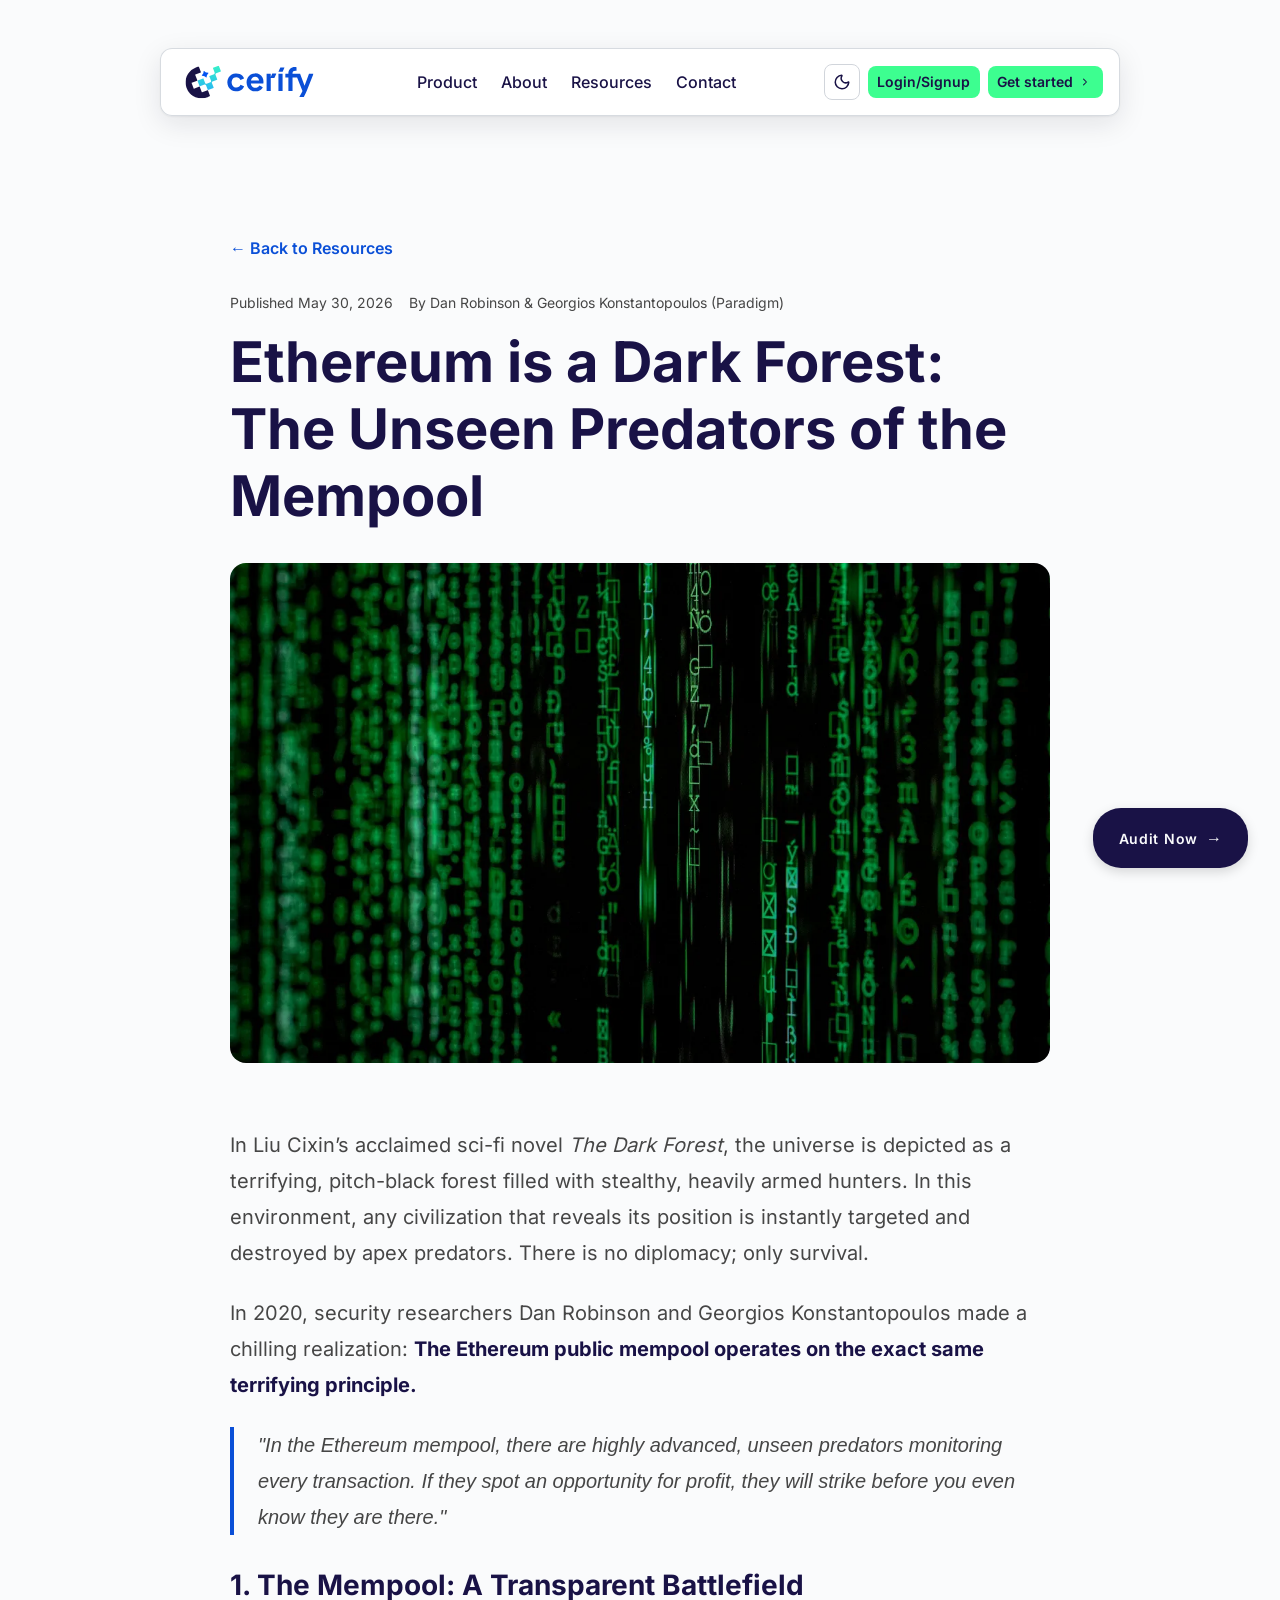
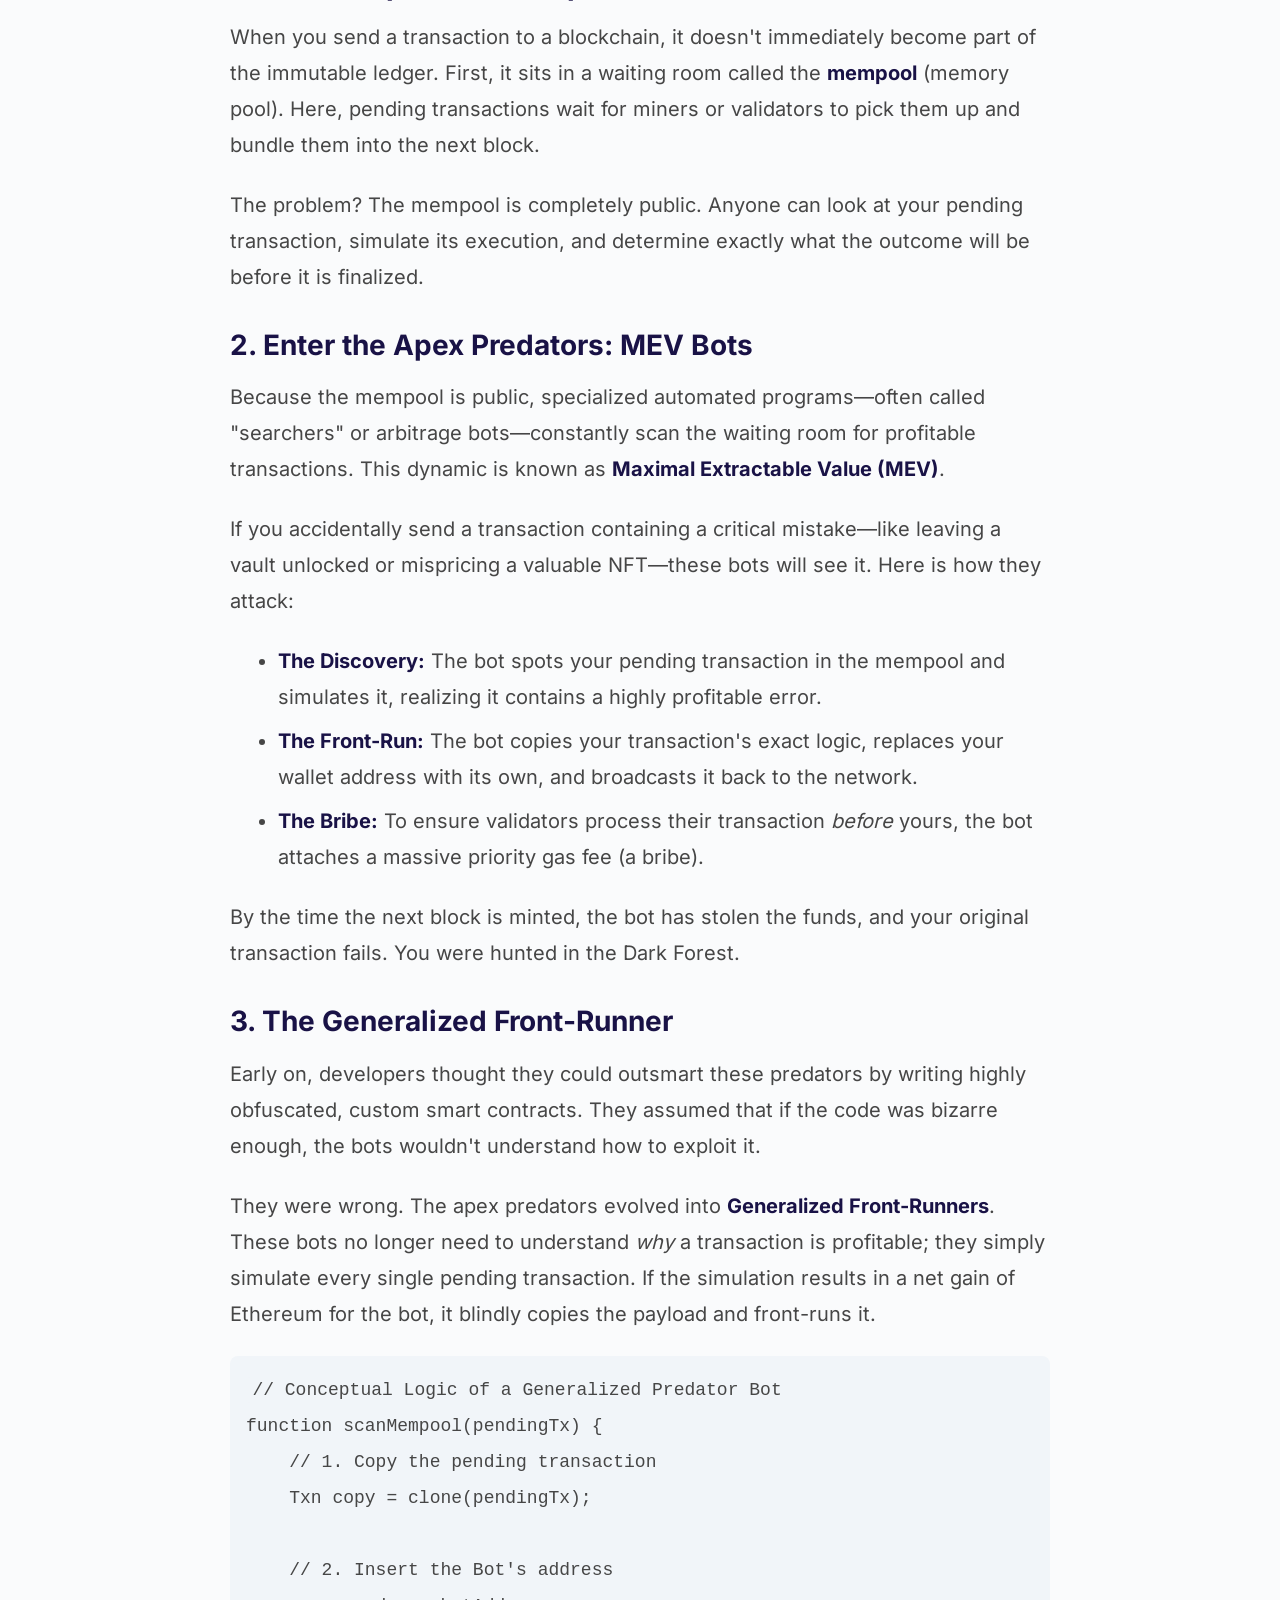
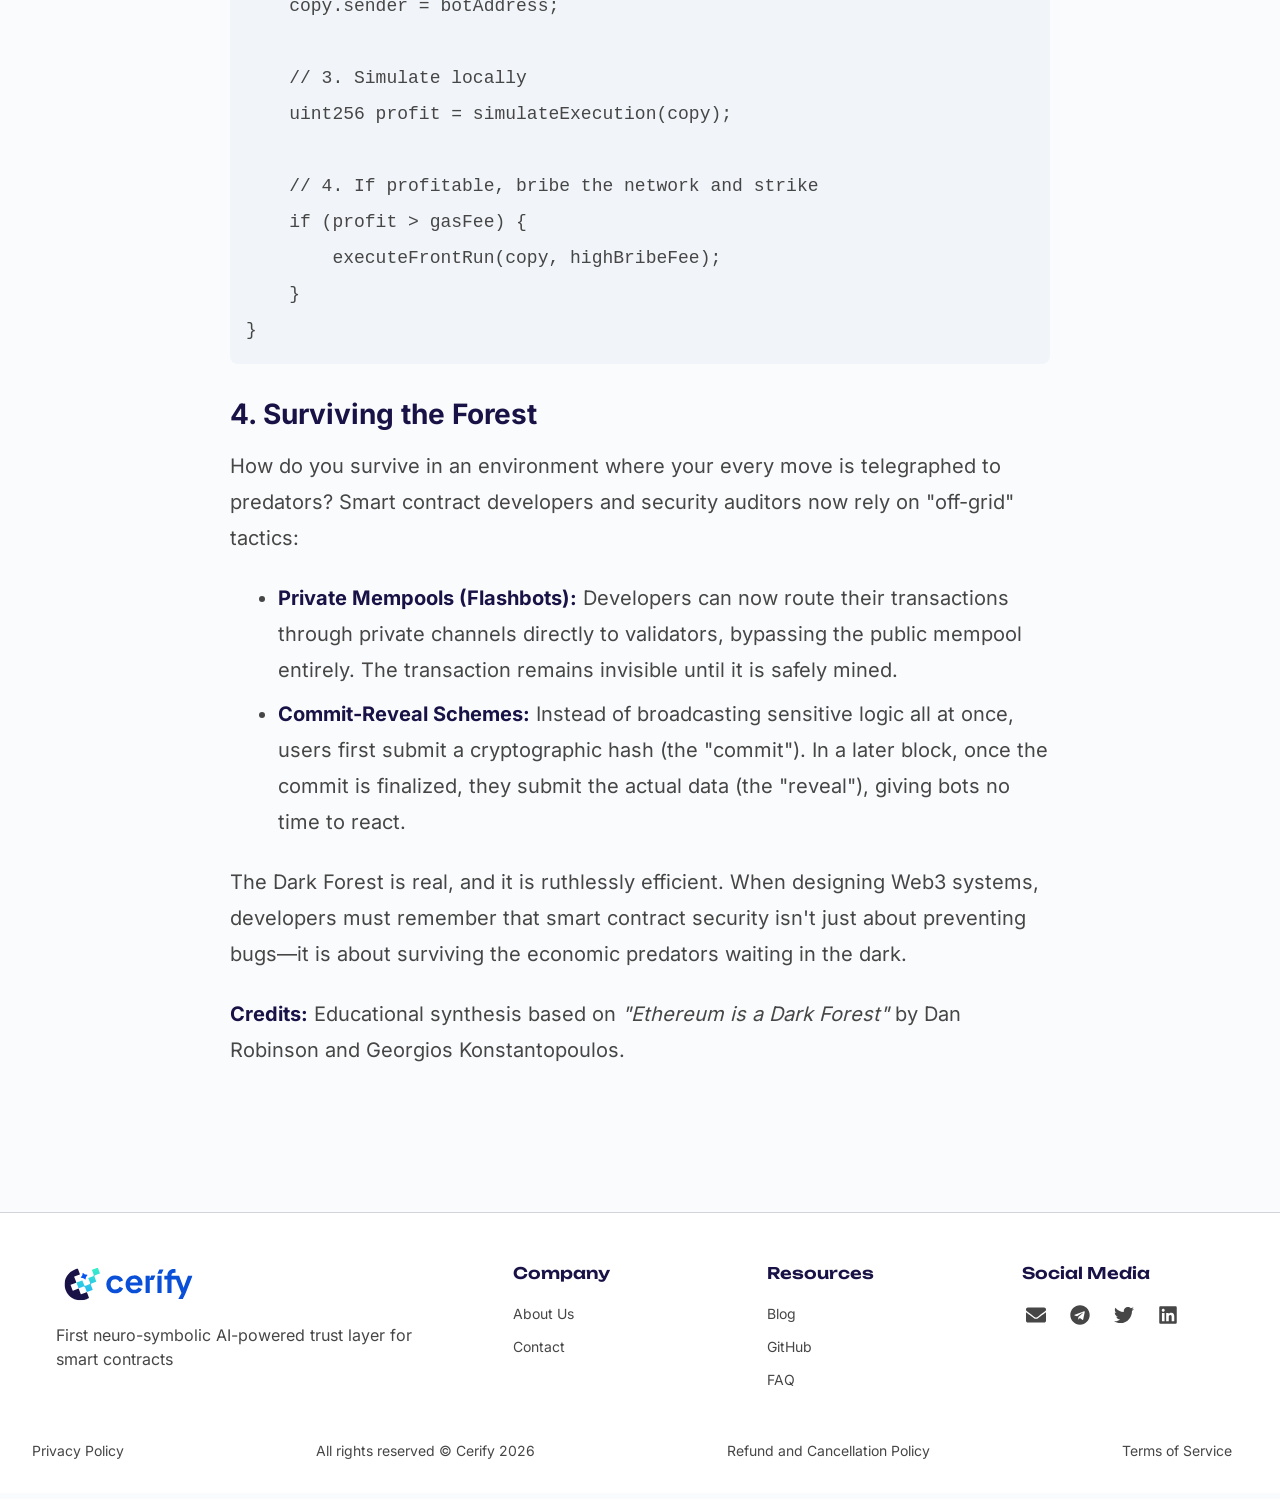
<file: blog/ethereum-is-a-dark-forest.html>
<!DOCTYPE html><html lang="en"><head><meta charset="utf-8"><meta name="robots" content="noindex, nofollow"><meta http-equiv="Content-Security-Policy" content="default-src 'none'; script-src 'self' https://analytics.cerify.test:8443; style-src 'self'; img-src 'self'; font-src 'self'; frame-src https://www.google.com; connect-src https://analytics.cerify.test:8443; base-uri 'none'; form-action 'none'; object-src 'none'; upgrade-insecure-requests"><meta name="viewport" content="width=device-width, initial-scale=1"><title>Ethereum is a Dark Forest: The Unseen Predators of the Mempool | Cerify</title><meta name="description" content="In Liu Cixin’s acclaimed sci-fi novel The Dark Forest, the universe is depicted as a terrifying, pitch-black forest filled with stealthy, heavily arme..."><link rel="canonical" href="https://cerify.ai/blog/ethereum-is-a-dark-forest"><meta property="og:type" content="website"><meta property="og:site_name" content="Cerify"><meta property="og:title" content="Ethereum is a Dark Forest: The Unseen Predators of the Mempool | Cerify"><meta property="og:description" content="In Liu Cixin’s acclaimed sci-fi novel The Dark Forest, the universe is depicted as a terrifying, pitch-black forest filled with stealthy, heavily arme..."><meta property="og:url" content="https://cerify.ai/blog/ethereum-is-a-dark-forest"><meta name="twitter:card" content="summary_large_image"><link rel="icon" href="/favicon.ico" sizes="48x48"><link rel="apple-touch-icon" href="/apple-touch-icon.png"><script src="/theme-init.js"></script><script defer data-domain="cerify.test" src="https://analytics.cerify.test:8443/js/script.tagged-events.js"></script><link rel="stylesheet" href="/_astro/BaseLayout.CmeRSzD8.css"><link rel="stylesheet" href="/_astro/_slug_.gSUdmtzV.css"></head><body><div class="_siteLayout_afzkf_4"><div class="_pageContainer_afzkf_10"><div class="_navbarSpacer_1wv8j_5" data-navbar-spacer></div><nav class="_navbar_1wv8j_5" data-navbar><div class="_navContent_1wv8j_60"><a href="/" class="_logoLink_1wv8j_149"><svg width="153" height="46" viewBox="0 0 153 46" fill="none" xmlns="http://www.w3.org/2000/svg" class="_companyLogo_p34yz_4 _logo_1wv8j_149" role="img" aria-label="Cerify"><title>Cerify</title><mask id="navbar-logo-mask" maskUnits="userSpaceOnUse" x="8" y="6" width="129" height="34"><path d="M136.5 6.64418H8.5V39.356H136.5V6.64418Z" fill="white"></path></mask><g mask="url(#navbar-logo-mask)"><path d="M54.7035 31.1748C53.3612 30.4086 52.2492 29.2952 51.4838 27.9514C50.7168 26.5403 50.3149 24.9595 50.3149 23.3531C50.3149 21.7466 50.7168 20.1658 51.4838 18.7548C52.2504 17.4185 53.3627 16.3138 54.7035 15.5571C55.9212 14.8913 57.2687 14.4982 58.6529 14.4053C60.0373 14.3123 61.4252 14.5217 62.7206 15.0187C63.7421 15.4189 64.6687 16.0283 65.4413 16.8078C66.1339 17.5052 66.6754 18.338 67.0318 19.2544C67.0547 19.3153 67.0533 19.3826 67.0282 19.4425C67.0031 19.5024 66.956 19.5505 66.8966 19.5767L63.4805 21.0531C63.1606 20.2135 62.6007 19.487 61.8706 18.9643C61.12 18.4287 60.2165 18.1506 59.2949 18.1713C58.4416 18.1566 57.6021 18.3883 56.8768 18.8386C56.1655 19.2858 55.5907 19.9204 55.2155 20.6727C54.8191 21.5117 54.6136 22.4282 54.6136 23.3562C54.6136 24.2844 54.8191 25.2009 55.2155 26.0398C55.5873 26.7996 56.1625 27.4412 56.8768 27.8933C57.6031 28.3411 58.4421 28.5716 59.2949 28.5573C60.2141 28.5789 61.1163 28.3068 61.8706 27.7805C62.6143 27.2511 63.1765 26.5047 63.4805 25.6434L66.903 27.1938C66.9618 27.2207 67.0082 27.269 67.0327 27.3288C67.0573 27.3887 67.0581 27.4557 67.0351 27.5162C66.6851 28.4119 66.1534 29.2252 65.4735 29.9047C64.6992 30.6861 63.7733 31.3005 62.7528 31.7099C61.4541 32.2178 60.0595 32.4329 58.6682 32.3398C57.2769 32.2468 55.9233 31.8479 54.7035 31.1716V31.1748Z" fill="var(--logo-type)"></path><path d="M73.7574 31.1619C72.4479 30.3767 71.377 29.2488 70.6601 27.8997C69.9131 26.497 69.5321 24.928 69.5525 23.3386C69.5219 21.7319 69.908 20.1448 70.6729 18.7322C71.396 17.4182 72.455 16.3202 73.7413 15.5506C75.0552 14.7647 76.5608 14.3586 78.0912 14.3773C79.6872 14.3269 81.2651 14.728 82.6438 15.5345C83.8565 16.2701 84.8417 17.3279 85.4901 18.5904C86.1532 19.8933 86.4902 21.338 86.4721 22.8002C86.4723 23.1124 86.4563 23.4245 86.4238 23.735C86.3984 24.0107 86.34 24.2824 86.2499 24.5441H73.8508C73.9299 25.503 74.3061 26.4132 74.9269 27.1477C75.5477 27.8821 76.3821 28.4041 77.3136 28.641C78.245 28.8777 79.2271 28.8174 80.1227 28.4683C81.0181 28.1194 81.7826 27.4991 82.309 26.6941C82.3406 26.6405 82.3916 26.6009 82.4515 26.5836C82.5113 26.5662 82.5754 26.5723 82.631 26.6007L85.7863 28.1512C85.211 29.4302 84.2403 30.4903 83.0173 31.1748C81.6226 31.9885 80.0302 32.4002 78.4163 32.3642C76.7823 32.4017 75.1698 31.9855 73.7574 31.1619ZM75.4188 18.7322C74.6353 19.4144 74.1148 20.3494 73.9473 21.3754H82.0449C81.9921 20.3895 81.5551 19.4636 80.8279 18.7967C80.0789 18.1221 79.0981 17.764 78.0912 17.7973C77.117 17.7767 76.1681 18.1087 75.4188 18.7322Z" fill="var(--logo-type)"></path><path d="M99.2319 14.9285L97.4768 18.8643C97.4581 18.9056 97.4279 18.9406 97.3895 18.9652C97.3512 18.9898 97.3072 19.0029 97.2615 19.0029H94.0034C93.9373 19.0038 93.8737 19.0307 93.8272 19.0778C93.7815 19.1248 93.7554 19.1883 93.7554 19.2544V31.9903H89.605V14.7609H93.4945C93.5613 14.7609 93.6249 14.7874 93.6722 14.8346C93.7187 14.8817 93.7456 14.9456 93.7456 15.0123V17.9392L95.1818 14.7158C95.1998 14.6736 95.23 14.6377 95.2683 14.6125C95.3066 14.5873 95.3515 14.5739 95.3971 14.5739H99.0133C99.0549 14.573 99.0965 14.583 99.1332 14.6031C99.1707 14.6232 99.2017 14.6527 99.2237 14.6885C99.2458 14.7243 99.258 14.7653 99.2596 14.8074C99.2613 14.8495 99.2515 14.8912 99.2319 14.9285Z" fill="var(--logo-type)"></path><path d="M103.569 8.3945H107.171C107.213 8.39476 107.253 8.40523 107.29 8.425C107.326 8.44476 107.356 8.47318 107.379 8.5077C107.401 8.54223 107.414 8.58177 107.418 8.62278C107.421 8.66379 107.414 8.70497 107.397 8.74263L105.639 12.672C105.619 12.7153 105.588 12.752 105.548 12.7777C105.508 12.8034 105.461 12.8171 105.414 12.8171H101.431L103.343 8.52988C103.364 8.48844 103.397 8.45376 103.437 8.42983C103.477 8.40589 103.523 8.39365 103.569 8.3945Z" fill="var(--logo-type)"></path><path d="M101.682 14.7577H105.575V31.9839H101.431V15.0091C101.431 14.9424 101.458 14.8785 101.505 14.8313C101.551 14.7842 101.616 14.7577 101.682 14.7577Z" fill="var(--logo-type)"></path><path d="M136.504 14.7544L130.486 30.0014C130.486 30.0014 129.073 33.4667 128.438 34.8367C127.947 35.9195 127.4 36.9761 126.8 38.0021H122.337V37.9151C122.833 37.1028 123.377 36.1711 123.947 35.1042C124.517 34.0373 125.032 32.996 125.476 31.9968L120.203 18.6355C120.184 18.5899 120.152 18.5508 120.111 18.5234C120.071 18.4958 120.023 18.4809 119.973 18.4808H115.534V31.9807H111.39V18.7129C111.389 18.6473 111.363 18.5846 111.316 18.5383C111.27 18.4919 111.208 18.4655 111.142 18.4647H108.357V15.0026C108.357 14.9368 108.383 14.8736 108.429 14.8271C108.476 14.7806 108.539 14.7544 108.605 14.7544H111.39V14.1903C111.39 12.2208 111.983 10.7057 113.161 9.6291C114.339 8.55247 115.927 8.01737 117.904 8.01737C118.379 8.01389 118.855 8.05381 119.323 8.13663C119.381 8.14797 119.432 8.17905 119.468 8.22443C119.505 8.26981 119.524 8.32659 119.523 8.38484V11.7502C119.168 11.6917 118.808 11.6615 118.448 11.6599C117.687 11.6171 116.935 11.8329 116.313 12.2723C115.788 12.6882 115.53 13.3232 115.53 14.2064V14.7705H122.955C123.005 14.7728 123.053 14.79 123.094 14.8199C123.134 14.8498 123.164 14.8909 123.18 14.9382L127.579 26.6426L131.996 14.7544H136.504Z" fill="var(--logo-type)"></path><path d="M32.9704 36.6773C32.9932 36.7315 32.9959 36.792 32.9782 36.8482C32.9605 36.9043 32.9235 36.9522 32.8738 36.9835C32.6226 37.1415 32.3618 37.3059 32.0978 37.4251C32.0257 37.4685 31.9504 37.5062 31.8725 37.538C31.6045 37.6898 31.3283 37.8265 31.045 37.9473C31.0388 37.9499 31.0319 37.9499 31.0257 37.9473C30.8067 38.0505 30.5781 38.1408 30.3592 38.2246C30.0629 38.3342 29.7635 38.4469 29.4641 38.5469C29.023 38.6888 28.5658 38.8145 28.1182 38.9176L27.4421 39.0627C23.7274 39.778 19.8796 39.1352 16.5981 37.2511C16.1699 37.0093 15.7513 36.7449 15.336 36.4581C15.1589 36.3324 14.9786 36.2067 14.7983 36.0712C14.618 35.9359 14.4473 35.7973 14.2767 35.6587C13.9225 35.3653 13.578 35.0623 13.2496 34.7335C13.0629 34.5498 12.8858 34.3629 12.7087 34.1758C12.5316 33.9889 12.3513 33.7826 12.1935 33.5828C12.0358 33.3829 11.8716 33.1734 11.7041 32.9639C11.5367 32.7544 11.4015 32.5448 11.2502 32.3191C11.0988 32.0935 10.9282 31.8227 10.7608 31.5617C9.68459 29.728 8.96977 27.7047 8.65508 25.6014L8.63576 25.4725C8.61 25.2952 8.59712 25.118 8.57136 24.9374C8.25313 21.4259 9.09177 17.9066 10.9592 14.917C12.8266 11.9275 15.6202 9.6322 18.9131 8.38166C19.1175 8.29809 19.326 8.22493 19.5377 8.16246C19.564 8.14563 19.5937 8.13463 19.6246 8.13023C19.9821 8.0174 20.3395 7.91748 20.6904 7.82722C21.0413 7.73697 21.3053 7.69184 21.6209 7.63704C21.6795 7.62645 21.7399 7.63678 21.7917 7.66623C21.8435 7.69568 21.8833 7.74239 21.9042 7.79821L23.9455 13.1395C23.9573 13.1704 23.9628 13.2033 23.9618 13.2363C23.9606 13.2693 23.9529 13.3018 23.9392 13.3319C23.9254 13.3619 23.9057 13.3889 23.8814 13.4112C23.857 13.4335 23.8285 13.4507 23.7974 13.4618L18.369 15.5732C18.3067 15.5964 18.2562 15.6434 18.2284 15.7037C18.2007 15.7642 18.198 15.8331 18.2209 15.8956L20.3137 21.3303C20.3382 21.3911 20.3377 21.4591 20.3124 21.5194C20.287 21.5798 20.2389 21.6277 20.1785 21.6527L14.7307 23.7512C14.6996 23.7623 14.671 23.7795 14.6467 23.8019C14.6224 23.8242 14.6027 23.8511 14.5889 23.8812C14.5751 23.9112 14.5675 23.9437 14.5664 23.9767C14.5653 24.0098 14.5708 24.0426 14.5826 24.0735L16.6754 29.5116C16.6992 29.5732 16.7464 29.6231 16.8066 29.6503C16.8669 29.6774 16.9354 29.6797 16.9974 29.6565L22.4258 27.571C22.4557 27.5579 22.488 27.5511 22.5207 27.5509C22.5533 27.5506 22.5856 27.5571 22.6157 27.5698C22.6458 27.5824 22.673 27.601 22.6957 27.6245C22.7184 27.648 22.7361 27.6758 22.7478 27.7064L24.8342 33.154C24.8458 33.1846 24.8635 33.2124 24.8862 33.2359C24.9089 33.2593 24.9361 33.278 24.9662 33.2907C24.9963 33.3033 25.0287 33.3097 25.0613 33.3095C25.0939 33.3093 25.1262 33.3024 25.1561 33.2894L30.5975 31.2135C30.6281 31.2016 30.6607 31.196 30.6936 31.1969C30.7265 31.1977 30.7588 31.2051 30.7888 31.2186C30.8187 31.2321 30.8457 31.2514 30.8681 31.2755C30.8906 31.2995 30.908 31.3277 30.9194 31.3585L32.9704 36.6773Z" fill="var(--logo-mark)"></path><path d="M43.9206 12.2466C43.9325 12.2772 43.9381 12.31 43.9372 12.3428C43.9364 12.3757 43.929 12.4081 43.9155 12.4381C43.902 12.4681 43.8827 12.4951 43.8588 12.5175C43.8347 12.54 43.8065 12.5575 43.7757 12.5689L39.1876 14.3354C38.9028 14.444 38.672 14.6603 38.5449 14.9376C38.4179 15.215 38.4047 15.5312 38.5082 15.8182V15.8408L40.2727 20.4245C40.2958 20.4865 40.2935 20.5551 40.2663 20.6155C40.2392 20.6758 40.1894 20.723 40.1278 20.7469L35.5461 22.5069C35.2644 22.6229 35.0393 22.8448 34.919 23.1249C34.7986 23.405 34.7926 23.7213 34.9022 24.0058L36.6602 28.596C36.6822 28.6585 36.679 28.7271 36.6514 28.7873C36.6237 28.8475 36.5737 28.8945 36.5121 28.9184L31.0804 31.0136C31.0184 31.0359 30.9502 31.0332 30.8902 31.0061C30.8301 30.9791 30.7829 30.9297 30.7584 30.8686L29.0036 26.2816C28.8919 26.0007 28.676 25.7741 28.4011 25.6492C28.1263 25.5242 27.8138 25.5105 27.529 25.611H27.5033L22.9119 27.3711C22.8818 27.3836 22.8494 27.3899 22.8168 27.3897C22.7841 27.3894 22.7518 27.3827 22.7217 27.3698C22.6917 27.3569 22.6647 27.3381 22.642 27.3145C22.6194 27.2909 22.6017 27.263 22.5899 27.2325L20.5036 21.788C20.4805 21.726 20.4828 21.6574 20.51 21.5971C20.537 21.5367 20.5869 21.4895 20.6485 21.4657L26.0673 19.3801C26.1289 19.3577 26.1967 19.3599 26.2567 19.3863C26.3167 19.4127 26.3642 19.4613 26.3892 19.5219L28.1504 24.1089C28.2596 24.3935 28.4757 24.624 28.7525 24.7512C29.0293 24.8783 29.3448 24.8919 29.6315 24.7891H29.6572L33.3793 23.3514C33.6641 23.2428 33.8949 23.0265 34.0219 22.7492C34.149 22.4719 34.1621 22.1556 34.0586 21.8687V21.8461L32.2942 17.2591C32.2711 17.1971 32.2734 17.1285 32.3005 17.0681C32.3276 17.0078 32.3774 16.9606 32.4391 16.9367L37.0143 15.1734H37.0369C37.3178 15.0574 37.5423 14.8361 37.6626 14.5567C37.7829 14.2773 37.7894 13.9619 37.6808 13.6778L35.926 9.08757C35.9137 9.05694 35.9077 9.02414 35.9084 8.99113C35.909 8.95812 35.9163 8.92558 35.9298 8.89547C35.9434 8.86536 35.9629 8.83831 35.9871 8.81593C36.0113 8.79354 36.0399 8.7763 36.0709 8.76522L41.522 6.66029C41.5528 6.64849 41.5856 6.64297 41.6186 6.64406C41.6516 6.64515 41.6841 6.65283 41.714 6.66664C41.744 6.68045 41.7709 6.70012 41.7933 6.72449C41.8156 6.74887 41.8328 6.77745 41.8439 6.80857L43.9206 12.2466Z" fill="url(#navbar-logo-gradient)"></path><path d="M29.686 13.5102L31.2379 13.7713C31.2807 13.7787 31.3208 13.7972 31.3544 13.8248C31.388 13.8524 31.4137 13.8882 31.4293 13.9289C31.4449 13.9694 31.4497 14.0134 31.4432 14.0564C31.4367 14.0994 31.4193 14.14 31.3924 14.1742L30.4265 15.4055C30.1133 15.803 29.9051 16.2731 29.8212 16.7723L29.5572 18.3261C29.5503 18.3688 29.5324 18.4091 29.5052 18.4428C29.4779 18.4764 29.4423 18.5025 29.4019 18.5181C29.3615 18.5338 29.3177 18.5385 29.275 18.532C29.2322 18.5254 29.1918 18.5078 29.158 18.4808L27.9248 17.5137C27.5288 17.1979 27.059 16.9882 26.5596 16.9045L25.011 16.6434C24.9623 16.6422 24.915 16.6267 24.875 16.5987C24.835 16.5707 24.8042 16.5316 24.7863 16.4863C24.7684 16.4408 24.7643 16.3912 24.7745 16.3434C24.7847 16.2957 24.8087 16.252 24.8435 16.2179L25.8095 14.9833C26.1239 14.5936 26.3364 14.1316 26.4277 13.6391L26.6885 12.0854C26.6963 12.0428 26.7151 12.003 26.7429 11.9698C26.7706 11.9366 26.8065 11.9112 26.8469 11.8959C26.8875 11.8807 26.9312 11.8762 26.9739 11.8828C27.0167 11.8895 27.0569 11.9071 27.0909 11.9339L28.3241 12.9009C28.7189 13.2166 29.1877 13.4263 29.686 13.5102Z" fill="var(--logo-spark)"></path></g><defs><linearGradient id="navbar-logo-gradient" x1="32.2125" y1="6.64392" x2="32.2125" y2="31.0285" gradientUnits="userSpaceOnUse"><stop stop-color="var(--logo-gradient-start)"></stop><stop offset="1" stop-color="var(--logo-gradient-end)"></stop></linearGradient></defs></svg></a><div class="_navLinks_1wv8j_162"><a href="/product">Product</a><a href="/about">About</a><a href="/faq">Resources</a><a href="/contact">Contact</a></div><div class="_navActions_1wv8j_194"><button type="button" class="_themeToggle_168vv_4" aria-label="Toggle theme" data-theme-toggle><svg xmlns="http://www.w3.org/2000/svg" width="24" height="24" viewBox="0 0 24 24" fill="none" stroke="currentColor" stroke-width="2" stroke-linecap="round" stroke-linejoin="round" class="_icon_168vv_22 _moonIcon_168vv_28" aria-hidden="true"><path d="M20.985 12.486a9 9 0 1 1-9.473-9.472c.405-.022.617.46.402.803a6 6 0 0 0 8.268 8.268c.344-.215.825-.004.803.401"></path></svg><svg xmlns="http://www.w3.org/2000/svg" width="24" height="24" viewBox="0 0 24 24" fill="none" stroke="currentColor" stroke-width="2" stroke-linecap="round" stroke-linejoin="round" class="_icon_168vv_22 _sunIcon_168vv_32" aria-hidden="true"><circle cx="12" cy="12" r="4"></circle><path d="M12 2v2"></path><path d="M12 20v2"></path><path d="m4.93 4.93 1.41 1.41"></path><path d="m17.66 17.66 1.41 1.41"></path><path d="M2 12h2"></path><path d="M20 12h2"></path><path d="m6.34 17.66-1.41 1.41"></path><path d="m19.07 4.93-1.41 1.41"></path></svg></button><script type="module" src="/_astro/ThemeToggle.astro_astro_type_script_index_0_lang.COxu3r65.js"></script><div class="_navActionsCtas_1wv8j_331"><a href="https://sons-portrait-trace-rock.trycloudflare.com/login" class="_ctaButton_1wv8j_202 plausible-event-name=Login+Click"><span>Login/Signup</span></a><a href="/contact" class="_ctaButton_1wv8j_202"><span>Get started</span><img src="/_astro/icon-chevron-right.DM6zCgtI_CVRw2.svg" alt loading="lazy" decoding="async" width="16" height="16" class="_ctaButtonIcon_1wv8j_236"></a></div><button type="button" class="_mobileMenuButton_1wv8j_245" aria-label="Toggle menu" aria-expanded="false" aria-controls="mobile-menu" data-menu-button><span></span><span></span><span></span></button></div></div><div id="mobile-menu" class="_mobileMenu_1wv8j_245" data-menu hidden><a href="/product">Product</a><a href="/about">About</a><a href="/faq">Resources</a><a href="/contact">Contact</a><a href="/contact" class="_ctaButton_1wv8j_202 _mobileMenuCtaBlock_1wv8j_318">Get started</a><a href="https://sons-portrait-trace-rock.trycloudflare.com/login" class="_ctaButton_1wv8j_202 _mobileMenuCtaBlock_1wv8j_318">Login/Signup</a></div></nav><script type="module" src="/_astro/Navbar.astro_astro_type_script_index_0_lang.Csn_3lJw.js"></script><main><div class="_container_1qlrt_4"><a href="/faq" class="_backLink_1qlrt_12">← Back to Resources</a><article class="_article_1qlrt_32"><header class="_header_1qlrt_38"><div class="_postMeta_1qlrt_44"><span>Published May 30, 2026</span><span>By Dan Robinson &amp; Georgios Konstantopoulos (Paradigm)</span></div><h1 class="_title_1qlrt_53">Ethereum is a Dark Forest: The Unseen Predators of the Mempool</h1></header><div class="_featuredImage_1qlrt_62"><img src="/_astro/ethereum-dark-forest.BqXwphfk_1WyAY3.webp" srcset="/_astro/ethereum-dark-forest.BqXwphfk_1HkXnW.webp 800w, /_astro/ethereum-dark-forest.BqXwphfk_Z1uaz6q.webp 1200w, /_astro/ethereum-dark-forest.BqXwphfk_ZoSeY3.webp 1800w" alt="Ethereum is a Dark Forest: The Unseen Predators of the Mempool" sizes="(max-width: 768px) 100vw, 900px" loading="eager" decoding="async" width="2400" height="1600" class="_image_1qlrt_72"></div><div class="_content_1qlrt_80"><div class="_prose_1qlrt_86"><p>In Liu Cixin’s acclaimed sci-fi novel <em>The Dark Forest</em>, the universe is depicted as a terrifying, pitch-black forest filled with stealthy, heavily armed hunters. In this environment, any civilization that reveals its position is instantly targeted and destroyed by apex predators. There is no diplomacy; only survival.</p>
<p>In 2020, security researchers Dan Robinson and Georgios Konstantopoulos made a chilling realization: <strong>The Ethereum public mempool operates on the exact same terrifying principle.</strong></p>
<blockquote>
<p>"In the Ethereum mempool, there are highly advanced, unseen predators monitoring every transaction. If they spot an opportunity for profit, they will strike before you even know they are there."</p>
</blockquote>
<h2 id="1-the-mempool-a-transparent-battlefield">1. The Mempool: A Transparent Battlefield</h2>
<p>When you send a transaction to a blockchain, it doesn't immediately become part of the immutable ledger. First, it sits in a waiting room called the <strong>mempool</strong> (memory pool). Here, pending transactions wait for miners or validators to pick them up and bundle them into the next block.</p>
<p>The problem? The mempool is completely public. Anyone can look at your pending transaction, simulate its execution, and determine exactly what the outcome will be before it is finalized.</p>
<h2 id="2-enter-the-apex-predators-mev-bots">2. Enter the Apex Predators: MEV Bots</h2>
<p>Because the mempool is public, specialized automated programs—often called "searchers" or arbitrage bots—constantly scan the waiting room for profitable transactions. This dynamic is known as <strong>Maximal Extractable Value (MEV)</strong>.</p>
<p>If you accidentally send a transaction containing a critical mistake—like leaving a vault unlocked or mispricing a valuable NFT—these bots will see it. Here is how they attack:</p>
<ul>
<li><strong>The Discovery:</strong> The bot spots your pending transaction in the mempool and simulates it, realizing it contains a highly profitable error.</li>
<li><strong>The Front-Run:</strong> The bot copies your transaction's exact logic, replaces your wallet address with its own, and broadcasts it back to the network.</li>
<li><strong>The Bribe:</strong> To ensure validators process their transaction <em>before</em> yours, the bot attaches a massive priority gas fee (a bribe).</li>
</ul>
<p>By the time the next block is minted, the bot has stolen the funds, and your original transaction fails. You were hunted in the Dark Forest.</p>
<h2 id="3-the-generalized-front-runner">3. The Generalized Front-Runner</h2>
<p>Early on, developers thought they could outsmart these predators by writing highly obfuscated, custom smart contracts. They assumed that if the code was bizarre enough, the bots wouldn't understand how to exploit it.</p>
<p>They were wrong. The apex predators evolved into <strong>Generalized Front-Runners</strong>. These bots no longer need to understand <em>why</em> a transaction is profitable; they simply simulate every single pending transaction. If the simulation results in a net gain of Ethereum for the bot, it blindly copies the payload and front-runs it.</p>
<div data-code-block=""><button type="button" data-copy-code="" aria-label="Copy code">Copy</button><pre><code>// Conceptual Logic of a Generalized Predator Bot
function scanMempool(pendingTx) {
    // 1. Copy the pending transaction
    Txn copy = clone(pendingTx);

    // 2. Insert the Bot's address
    copy.sender = botAddress;

    // 3. Simulate locally
    uint256 profit = simulateExecution(copy);

    // 4. If profitable, bribe the network and strike
    if (profit &gt; gasFee) {
        executeFrontRun(copy, highBribeFee);
    }
}
</code></pre></div>
<h2 id="4-surviving-the-forest">4. Surviving the Forest</h2>
<p>How do you survive in an environment where your every move is telegraphed to predators? Smart contract developers and security auditors now rely on "off-grid" tactics:</p>
<ul>
<li><strong>Private Mempools (Flashbots):</strong> Developers can now route their transactions through private channels directly to validators, bypassing the public mempool entirely. The transaction remains invisible until it is safely mined.</li>
<li><strong>Commit-Reveal Schemes:</strong> Instead of broadcasting sensitive logic all at once, users first submit a cryptographic hash (the "commit"). In a later block, once the commit is finalized, they submit the actual data (the "reveal"), giving bots no time to react.</li>
</ul>
<p>The Dark Forest is real, and it is ruthlessly efficient. When designing Web3 systems, developers must remember that smart contract security isn't just about preventing bugs—it is about surviving the economic predators waiting in the dark.</p>
<p><strong>Credits:</strong> Educational synthesis based on <em>"Ethereum is a Dark Forest"</em> by Dan Robinson and Georgios Konstantopoulos.</p>
</div></div></article></div></main></div><footer class="_footer_1x4z1_4"><div class="_footerMain_1x4z1_15"><div class="_footerGrid_1x4z1_21"><div class="_footerBrand_1x4z1_28"><a href="/" class="_footerLogo_1x4z1_34"><svg width="153" height="46" viewBox="0 0 153 46" fill="none" xmlns="http://www.w3.org/2000/svg" class="_companyLogo_p34yz_4" role="img" aria-label="cerify-logo"><title>cerify-logo</title><mask id="footer-logo-mask" maskUnits="userSpaceOnUse" x="8" y="6" width="129" height="34"><path d="M136.5 6.64418H8.5V39.356H136.5V6.64418Z" fill="white"></path></mask><g mask="url(#footer-logo-mask)"><path d="M54.7035 31.1748C53.3612 30.4086 52.2492 29.2952 51.4838 27.9514C50.7168 26.5403 50.3149 24.9595 50.3149 23.3531C50.3149 21.7466 50.7168 20.1658 51.4838 18.7548C52.2504 17.4185 53.3627 16.3138 54.7035 15.5571C55.9212 14.8913 57.2687 14.4982 58.6529 14.4053C60.0373 14.3123 61.4252 14.5217 62.7206 15.0187C63.7421 15.4189 64.6687 16.0283 65.4413 16.8078C66.1339 17.5052 66.6754 18.338 67.0318 19.2544C67.0547 19.3153 67.0533 19.3826 67.0282 19.4425C67.0031 19.5024 66.956 19.5505 66.8966 19.5767L63.4805 21.0531C63.1606 20.2135 62.6007 19.487 61.8706 18.9643C61.12 18.4287 60.2165 18.1506 59.2949 18.1713C58.4416 18.1566 57.6021 18.3883 56.8768 18.8386C56.1655 19.2858 55.5907 19.9204 55.2155 20.6727C54.8191 21.5117 54.6136 22.4282 54.6136 23.3562C54.6136 24.2844 54.8191 25.2009 55.2155 26.0398C55.5873 26.7996 56.1625 27.4412 56.8768 27.8933C57.6031 28.3411 58.4421 28.5716 59.2949 28.5573C60.2141 28.5789 61.1163 28.3068 61.8706 27.7805C62.6143 27.2511 63.1765 26.5047 63.4805 25.6434L66.903 27.1938C66.9618 27.2207 67.0082 27.269 67.0327 27.3288C67.0573 27.3887 67.0581 27.4557 67.0351 27.5162C66.6851 28.4119 66.1534 29.2252 65.4735 29.9047C64.6992 30.6861 63.7733 31.3005 62.7528 31.7099C61.4541 32.2178 60.0595 32.4329 58.6682 32.3398C57.2769 32.2468 55.9233 31.8479 54.7035 31.1716V31.1748Z" fill="var(--logo-type)"></path><path d="M73.7574 31.1619C72.4479 30.3767 71.377 29.2488 70.6601 27.8997C69.9131 26.497 69.5321 24.928 69.5525 23.3386C69.5219 21.7319 69.908 20.1448 70.6729 18.7322C71.396 17.4182 72.455 16.3202 73.7413 15.5506C75.0552 14.7647 76.5608 14.3586 78.0912 14.3773C79.6872 14.3269 81.2651 14.728 82.6438 15.5345C83.8565 16.2701 84.8417 17.3279 85.4901 18.5904C86.1532 19.8933 86.4902 21.338 86.4721 22.8002C86.4723 23.1124 86.4563 23.4245 86.4238 23.735C86.3984 24.0107 86.34 24.2824 86.2499 24.5441H73.8508C73.9299 25.503 74.3061 26.4132 74.9269 27.1477C75.5477 27.8821 76.3821 28.4041 77.3136 28.641C78.245 28.8777 79.2271 28.8174 80.1227 28.4683C81.0181 28.1194 81.7826 27.4991 82.309 26.6941C82.3406 26.6405 82.3916 26.6009 82.4515 26.5836C82.5113 26.5662 82.5754 26.5723 82.631 26.6007L85.7863 28.1512C85.211 29.4302 84.2403 30.4903 83.0173 31.1748C81.6226 31.9885 80.0302 32.4002 78.4163 32.3642C76.7823 32.4017 75.1698 31.9855 73.7574 31.1619ZM75.4188 18.7322C74.6353 19.4144 74.1148 20.3494 73.9473 21.3754H82.0449C81.9921 20.3895 81.5551 19.4636 80.8279 18.7967C80.0789 18.1221 79.0981 17.764 78.0912 17.7973C77.117 17.7767 76.1681 18.1087 75.4188 18.7322Z" fill="var(--logo-type)"></path><path d="M99.2319 14.9285L97.4768 18.8643C97.4581 18.9056 97.4279 18.9406 97.3895 18.9652C97.3512 18.9898 97.3072 19.0029 97.2615 19.0029H94.0034C93.9373 19.0038 93.8737 19.0307 93.8272 19.0778C93.7815 19.1248 93.7554 19.1883 93.7554 19.2544V31.9903H89.605V14.7609H93.4945C93.5613 14.7609 93.6249 14.7874 93.6722 14.8346C93.7187 14.8817 93.7456 14.9456 93.7456 15.0123V17.9392L95.1818 14.7158C95.1998 14.6736 95.23 14.6377 95.2683 14.6125C95.3066 14.5873 95.3515 14.5739 95.3971 14.5739H99.0133C99.0549 14.573 99.0965 14.583 99.1332 14.6031C99.1707 14.6232 99.2017 14.6527 99.2237 14.6885C99.2458 14.7243 99.258 14.7653 99.2596 14.8074C99.2613 14.8495 99.2515 14.8912 99.2319 14.9285Z" fill="var(--logo-type)"></path><path d="M103.569 8.3945H107.171C107.213 8.39476 107.253 8.40523 107.29 8.425C107.326 8.44476 107.356 8.47318 107.379 8.5077C107.401 8.54223 107.414 8.58177 107.418 8.62278C107.421 8.66379 107.414 8.70497 107.397 8.74263L105.639 12.672C105.619 12.7153 105.588 12.752 105.548 12.7777C105.508 12.8034 105.461 12.8171 105.414 12.8171H101.431L103.343 8.52988C103.364 8.48844 103.397 8.45376 103.437 8.42983C103.477 8.40589 103.523 8.39365 103.569 8.3945Z" fill="var(--logo-type)"></path><path d="M101.682 14.7577H105.575V31.9839H101.431V15.0091C101.431 14.9424 101.458 14.8785 101.505 14.8313C101.551 14.7842 101.616 14.7577 101.682 14.7577Z" fill="var(--logo-type)"></path><path d="M136.504 14.7544L130.486 30.0014C130.486 30.0014 129.073 33.4667 128.438 34.8367C127.947 35.9195 127.4 36.9761 126.8 38.0021H122.337V37.9151C122.833 37.1028 123.377 36.1711 123.947 35.1042C124.517 34.0373 125.032 32.996 125.476 31.9968L120.203 18.6355C120.184 18.5899 120.152 18.5508 120.111 18.5234C120.071 18.4958 120.023 18.4809 119.973 18.4808H115.534V31.9807H111.39V18.7129C111.389 18.6473 111.363 18.5846 111.316 18.5383C111.27 18.4919 111.208 18.4655 111.142 18.4647H108.357V15.0026C108.357 14.9368 108.383 14.8736 108.429 14.8271C108.476 14.7806 108.539 14.7544 108.605 14.7544H111.39V14.1903C111.39 12.2208 111.983 10.7057 113.161 9.6291C114.339 8.55247 115.927 8.01737 117.904 8.01737C118.379 8.01389 118.855 8.05381 119.323 8.13663C119.381 8.14797 119.432 8.17905 119.468 8.22443C119.505 8.26981 119.524 8.32659 119.523 8.38484V11.7502C119.168 11.6917 118.808 11.6615 118.448 11.6599C117.687 11.6171 116.935 11.8329 116.313 12.2723C115.788 12.6882 115.53 13.3232 115.53 14.2064V14.7705H122.955C123.005 14.7728 123.053 14.79 123.094 14.8199C123.134 14.8498 123.164 14.8909 123.18 14.9382L127.579 26.6426L131.996 14.7544H136.504Z" fill="var(--logo-type)"></path><path d="M32.9704 36.6773C32.9932 36.7315 32.9959 36.792 32.9782 36.8482C32.9605 36.9043 32.9235 36.9522 32.8738 36.9835C32.6226 37.1415 32.3618 37.3059 32.0978 37.4251C32.0257 37.4685 31.9504 37.5062 31.8725 37.538C31.6045 37.6898 31.3283 37.8265 31.045 37.9473C31.0388 37.9499 31.0319 37.9499 31.0257 37.9473C30.8067 38.0505 30.5781 38.1408 30.3592 38.2246C30.0629 38.3342 29.7635 38.4469 29.4641 38.5469C29.023 38.6888 28.5658 38.8145 28.1182 38.9176L27.4421 39.0627C23.7274 39.778 19.8796 39.1352 16.5981 37.2511C16.1699 37.0093 15.7513 36.7449 15.336 36.4581C15.1589 36.3324 14.9786 36.2067 14.7983 36.0712C14.618 35.9359 14.4473 35.7973 14.2767 35.6587C13.9225 35.3653 13.578 35.0623 13.2496 34.7335C13.0629 34.5498 12.8858 34.3629 12.7087 34.1758C12.5316 33.9889 12.3513 33.7826 12.1935 33.5828C12.0358 33.3829 11.8716 33.1734 11.7041 32.9639C11.5367 32.7544 11.4015 32.5448 11.2502 32.3191C11.0988 32.0935 10.9282 31.8227 10.7608 31.5617C9.68459 29.728 8.96977 27.7047 8.65508 25.6014L8.63576 25.4725C8.61 25.2952 8.59712 25.118 8.57136 24.9374C8.25313 21.4259 9.09177 17.9066 10.9592 14.917C12.8266 11.9275 15.6202 9.6322 18.9131 8.38166C19.1175 8.29809 19.326 8.22493 19.5377 8.16246C19.564 8.14563 19.5937 8.13463 19.6246 8.13023C19.9821 8.0174 20.3395 7.91748 20.6904 7.82722C21.0413 7.73697 21.3053 7.69184 21.6209 7.63704C21.6795 7.62645 21.7399 7.63678 21.7917 7.66623C21.8435 7.69568 21.8833 7.74239 21.9042 7.79821L23.9455 13.1395C23.9573 13.1704 23.9628 13.2033 23.9618 13.2363C23.9606 13.2693 23.9529 13.3018 23.9392 13.3319C23.9254 13.3619 23.9057 13.3889 23.8814 13.4112C23.857 13.4335 23.8285 13.4507 23.7974 13.4618L18.369 15.5732C18.3067 15.5964 18.2562 15.6434 18.2284 15.7037C18.2007 15.7642 18.198 15.8331 18.2209 15.8956L20.3137 21.3303C20.3382 21.3911 20.3377 21.4591 20.3124 21.5194C20.287 21.5798 20.2389 21.6277 20.1785 21.6527L14.7307 23.7512C14.6996 23.7623 14.671 23.7795 14.6467 23.8019C14.6224 23.8242 14.6027 23.8511 14.5889 23.8812C14.5751 23.9112 14.5675 23.9437 14.5664 23.9767C14.5653 24.0098 14.5708 24.0426 14.5826 24.0735L16.6754 29.5116C16.6992 29.5732 16.7464 29.6231 16.8066 29.6503C16.8669 29.6774 16.9354 29.6797 16.9974 29.6565L22.4258 27.571C22.4557 27.5579 22.488 27.5511 22.5207 27.5509C22.5533 27.5506 22.5856 27.5571 22.6157 27.5698C22.6458 27.5824 22.673 27.601 22.6957 27.6245C22.7184 27.648 22.7361 27.6758 22.7478 27.7064L24.8342 33.154C24.8458 33.1846 24.8635 33.2124 24.8862 33.2359C24.9089 33.2593 24.9361 33.278 24.9662 33.2907C24.9963 33.3033 25.0287 33.3097 25.0613 33.3095C25.0939 33.3093 25.1262 33.3024 25.1561 33.2894L30.5975 31.2135C30.6281 31.2016 30.6607 31.196 30.6936 31.1969C30.7265 31.1977 30.7588 31.2051 30.7888 31.2186C30.8187 31.2321 30.8457 31.2514 30.8681 31.2755C30.8906 31.2995 30.908 31.3277 30.9194 31.3585L32.9704 36.6773Z" fill="var(--logo-mark)"></path><path d="M43.9206 12.2466C43.9325 12.2772 43.9381 12.31 43.9372 12.3428C43.9364 12.3757 43.929 12.4081 43.9155 12.4381C43.902 12.4681 43.8827 12.4951 43.8588 12.5175C43.8347 12.54 43.8065 12.5575 43.7757 12.5689L39.1876 14.3354C38.9028 14.444 38.672 14.6603 38.5449 14.9376C38.4179 15.215 38.4047 15.5312 38.5082 15.8182V15.8408L40.2727 20.4245C40.2958 20.4865 40.2935 20.5551 40.2663 20.6155C40.2392 20.6758 40.1894 20.723 40.1278 20.7469L35.5461 22.5069C35.2644 22.6229 35.0393 22.8448 34.919 23.1249C34.7986 23.405 34.7926 23.7213 34.9022 24.0058L36.6602 28.596C36.6822 28.6585 36.679 28.7271 36.6514 28.7873C36.6237 28.8475 36.5737 28.8945 36.5121 28.9184L31.0804 31.0136C31.0184 31.0359 30.9502 31.0332 30.8902 31.0061C30.8301 30.9791 30.7829 30.9297 30.7584 30.8686L29.0036 26.2816C28.8919 26.0007 28.676 25.7741 28.4011 25.6492C28.1263 25.5242 27.8138 25.5105 27.529 25.611H27.5033L22.9119 27.3711C22.8818 27.3836 22.8494 27.3899 22.8168 27.3897C22.7841 27.3894 22.7518 27.3827 22.7217 27.3698C22.6917 27.3569 22.6647 27.3381 22.642 27.3145C22.6194 27.2909 22.6017 27.263 22.5899 27.2325L20.5036 21.788C20.4805 21.726 20.4828 21.6574 20.51 21.5971C20.537 21.5367 20.5869 21.4895 20.6485 21.4657L26.0673 19.3801C26.1289 19.3577 26.1967 19.3599 26.2567 19.3863C26.3167 19.4127 26.3642 19.4613 26.3892 19.5219L28.1504 24.1089C28.2596 24.3935 28.4757 24.624 28.7525 24.7512C29.0293 24.8783 29.3448 24.8919 29.6315 24.7891H29.6572L33.3793 23.3514C33.6641 23.2428 33.8949 23.0265 34.0219 22.7492C34.149 22.4719 34.1621 22.1556 34.0586 21.8687V21.8461L32.2942 17.2591C32.2711 17.1971 32.2734 17.1285 32.3005 17.0681C32.3276 17.0078 32.3774 16.9606 32.4391 16.9367L37.0143 15.1734H37.0369C37.3178 15.0574 37.5423 14.8361 37.6626 14.5567C37.7829 14.2773 37.7894 13.9619 37.6808 13.6778L35.926 9.08757C35.9137 9.05694 35.9077 9.02414 35.9084 8.99113C35.909 8.95812 35.9163 8.92558 35.9298 8.89547C35.9434 8.86536 35.9629 8.83831 35.9871 8.81593C36.0113 8.79354 36.0399 8.7763 36.0709 8.76522L41.522 6.66029C41.5528 6.64849 41.5856 6.64297 41.6186 6.64406C41.6516 6.64515 41.6841 6.65283 41.714 6.66664C41.744 6.68045 41.7709 6.70012 41.7933 6.72449C41.8156 6.74887 41.8328 6.77745 41.8439 6.80857L43.9206 12.2466Z" fill="url(#footer-logo-gradient)"></path><path d="M29.686 13.5102L31.2379 13.7713C31.2807 13.7787 31.3208 13.7972 31.3544 13.8248C31.388 13.8524 31.4137 13.8882 31.4293 13.9289C31.4449 13.9694 31.4497 14.0134 31.4432 14.0564C31.4367 14.0994 31.4193 14.14 31.3924 14.1742L30.4265 15.4055C30.1133 15.803 29.9051 16.2731 29.8212 16.7723L29.5572 18.3261C29.5503 18.3688 29.5324 18.4091 29.5052 18.4428C29.4779 18.4764 29.4423 18.5025 29.4019 18.5181C29.3615 18.5338 29.3177 18.5385 29.275 18.532C29.2322 18.5254 29.1918 18.5078 29.158 18.4808L27.9248 17.5137C27.5288 17.1979 27.059 16.9882 26.5596 16.9045L25.011 16.6434C24.9623 16.6422 24.915 16.6267 24.875 16.5987C24.835 16.5707 24.8042 16.5316 24.7863 16.4863C24.7684 16.4408 24.7643 16.3912 24.7745 16.3434C24.7847 16.2957 24.8087 16.252 24.8435 16.2179L25.8095 14.9833C26.1239 14.5936 26.3364 14.1316 26.4277 13.6391L26.6885 12.0854C26.6963 12.0428 26.7151 12.003 26.7429 11.9698C26.7706 11.9366 26.8065 11.9112 26.8469 11.8959C26.8875 11.8807 26.9312 11.8762 26.9739 11.8828C27.0167 11.8895 27.0569 11.9071 27.0909 11.9339L28.3241 12.9009C28.7189 13.2166 29.1877 13.4263 29.686 13.5102Z" fill="var(--logo-spark)"></path></g><defs><linearGradient id="footer-logo-gradient" x1="32.2125" y1="6.64392" x2="32.2125" y2="31.0285" gradientUnits="userSpaceOnUse"><stop stop-color="var(--logo-gradient-start)"></stop><stop offset="1" stop-color="var(--logo-gradient-end)"></stop></linearGradient></defs></svg></a><p class="_footerDescription_1x4z1_47">First neuro-symbolic AI-powered trust layer for smart contracts</p></div><div class="_footerLinks_1x4z1_55"><h3 class="_linksTitle_1x4z1_61">Company</h3><ul class="_linksList_1x4z1_68"><li><a href="/about" class="_footerLink_1x4z1_55">About Us</a></li><li><a href="/contact" class="_footerLink_1x4z1_55">Contact</a></li></ul></div><div class="_footerLinks_1x4z1_55"><h3 class="_linksTitle_1x4z1_61">Resources</h3><ul class="_linksList_1x4z1_68"><li><a href="/faq" class="_footerLink_1x4z1_55">Blog</a></li><li><!-- target and rel come last so a caller cannot weaken them. --><a href="https://github.com/Cerify-Systems" class="_footerLink_1x4z1_55" target="_blank" rel="noopener noreferrer">GitHub</a></li><li><a href="/faq" class="_footerLink_1x4z1_55">FAQ</a></li></ul></div><div class="_footerSocial_1x4z1_94"><h3 class="_linksTitle_1x4z1_61">Social Media</h3><div class="_socialIcons_1x4z1_100"><!-- target and rel come last so a caller cannot weaken them. --><a href="mailto:support@cerify.ai" class="_socialIconLink_1x4z1_106" aria-label="Email" target="_blank" rel="noopener noreferrer"><span class="_socialIcon_1x4z1_100"><svg xmlns="http://www.w3.org/2000/svg" width="20" height="20" viewBox="0 0 512 512" fill="currentColor" aria-hidden="true"><path d="M502.3 190.8c3.9-3.1 9.7-.2 9.7 4.7V400c0 26.5-21.5 48-48 48H48c-26.5 0-48-21.5-48-48V195.6c0-5 5.7-7.8 9.7-4.7 22.4 17.4 52.1 39.5 154.1 113.6 21.1 15.4 56.7 47.8 92.2 47.6 35.7.3 72-32.8 92.3-47.6 102-74.1 131.6-96.3 154-113.7zM256 320c23.2.4 56.6-29.2 73.4-41.4 132.7-96.3 142.8-104.7 173.4-128.7 5.8-4.5 9.2-11.5 9.2-18.9v-19c0-26.5-21.5-48-48-48H48C21.5 64 0 85.5 0 112v19c0 7.4 3.4 14.3 9.2 18.9 30.6 23.9 40.7 32.4 173.4 128.7 16.8 12.2 50.2 41.8 73.4 41.4z"></path></svg></span></a><!-- target and rel come last so a caller cannot weaken them. --><a href="https://t.me/cerifyai" class="_socialIconLink_1x4z1_106" aria-label="Telegram" target="_blank" rel="noopener noreferrer"><span class="_socialIcon_1x4z1_100"><svg xmlns="http://www.w3.org/2000/svg" width="20" height="20" viewBox="0 0 496 512" fill="currentColor" aria-hidden="true"><path d="M248 8C111 8 0 119 0 256s111 248 248 248 248-111 248-248S385 8 248 8zm121.8 169.9l-40.7 191.8c-3 13.6-11.1 16.9-22.4 10.5l-62-45.7-29.9 28.8c-3.3 3.3-6.1 6.1-12.5 6.1l4.4-63.1 114.9-103.8c5-4.4-1.1-6.9-7.7-2.5l-142 89.4-61.2-19.1c-13.3-4.2-13.6-13.3 2.8-19.7l239.1-92.2c11.1-4 20.8 2.7 17.2 19.5z"></path></svg></span></a><!-- target and rel come last so a caller cannot weaken them. --><a href="https://x.com/CerifyAI" class="_socialIconLink_1x4z1_106" aria-label="Twitter" target="_blank" rel="noopener noreferrer"><span class="_socialIcon_1x4z1_100"><svg xmlns="http://www.w3.org/2000/svg" width="20" height="20" viewBox="0 0 512 512" fill="currentColor" aria-hidden="true"><path d="M459.37 151.716c.325 4.548.325 9.097.325 13.645 0 138.72-105.583 298.558-298.558 298.558-59.452 0-114.68-17.219-161.137-47.106 8.447.974 16.568 1.299 25.34 1.299 49.055 0 94.213-16.568 130.274-44.832-46.132-.975-84.792-31.188-98.112-72.772 6.498.974 12.995 1.624 19.818 1.624 9.421 0 18.843-1.3 27.614-3.573-48.081-9.747-84.143-51.98-84.143-102.985v-1.299c13.969 7.797 30.214 12.67 47.431 13.319-28.264-18.843-46.781-51.005-46.781-87.391 0-19.492 5.197-37.36 14.294-52.954 51.655 63.675 129.3 105.258 216.365 109.807-1.624-7.797-2.599-15.918-2.599-24.04 0-57.828 46.782-104.934 104.934-104.934 30.213 0 57.502 12.67 76.67 33.137 23.715-4.548 46.456-13.32 66.599-25.34-7.798 24.366-24.366 44.833-46.132 57.827 21.117-2.273 41.584-8.122 60.426-16.243-14.292 20.791-32.161 39.308-52.628 54.253z"></path></svg></span></a><!-- target and rel come last so a caller cannot weaken them. --><a href="https://www.linkedin.com/company/cerifyai" class="_socialIconLink_1x4z1_106" aria-label="LinkedIn" target="_blank" rel="noopener noreferrer"><span class="_socialIcon_1x4z1_100"><svg xmlns="http://www.w3.org/2000/svg" width="20" height="20" viewBox="0 0 448 512" fill="currentColor" aria-hidden="true"><path d="M416 32H31.9C14.3 32 0 46.5 0 64.3v383.4C0 465.5 14.3 480 31.9 480H416c17.6 0 32-14.5 32-32.3V64.3c0-17.8-14.4-32.3-32-32.3zM135.4 416H69V202.2h66.5V416zm-33.2-243c-21.3 0-38.5-17.3-38.5-38.5S80.9 96 102.2 96c21.2 0 38.5 17.3 38.5 38.5 0 21.3-17.2 38.5-38.5 38.5zm282.1 243h-66.4V312c0-24.8-.5-56.7-34.5-56.7-34.6 0-39.9 27-39.9 54.9V416h-66.4V202.2h63.7v29.2h.9c8.9-16.8 30.6-34.5 62.9-34.5 67.2 0 79.7 44.3 79.7 101.9V416z"></path></svg></span></a></div></div></div></div><div class="_footerBottom_1x4z1_130"><div class="_footerBottomContent_1x4z1_134"><div class="_footerLinksBottom_1x4z1_142"><a href="/policy" class="_footerLinkBottom_1x4z1_150">Privacy Policy</a><span class="_footerLinkBottom_1x4z1_150">All rights reserved © Cerify 2026</span><a href="/refund-cancellation" class="_footerLinkBottom_1x4z1_150">Refund and Cancellation Policy</a><a href="/terms" class="_footerLinkBottom_1x4z1_150">Terms of Service</a></div></div></div></footer></div><a href="https://sons-portrait-trace-rock.trycloudflare.com/" class="_fab_l4a49_4 plausible-event-name=Audit+Now+Click"><span class="_fabText_l4a49_33">Audit Now</span><span class="_fabIcon_l4a49_38" aria-hidden="true">→</span></a></body></html><script type="module" src="/_astro/_slug_.astro_astro_type_script_index_0_lang.BCmI1MFW.js"></script>
</file>
<file: _astro/CtaSection.Cjp-q5JG.css>
._sectionHeader_1766v_4{text-align:center;padding:4px 0}._badge_1766v_9{background:var(--color-lightGreen);color:var(--color-darkGreen);border-radius:var(--radius-lg);font-size:var(--text-sm);align-items:center;gap:8px;margin-top:10px;margin-bottom:20px;padding:6px 14px;font-weight:500;display:inline-flex}._title_1766v_23{font-family:var(--font-heading);font-style:normal;font-weight:700;font-size:var(--text-6xl);letter-spacing:-1.5%;text-align:center;color:var(--color-midnightBlue);margin-bottom:10px;line-height:113%}._description_1766v_35{color:var(--text-medium);font-family:var(--font-body), "Oxygen", "Ubuntu", "Cantarell", sans-serif;font-style:normal;font-weight:400;font-size:var(--text-md);letter-spacing:0;text-align:center;vertical-align:middle;max-width:604px;margin:0 auto 10px;line-height:140%}@media (width<=768px){._title_1766v_23{font-size:var(--text-3xl)}._description_1766v_35{font-size:var(--text-base)}}@media (width<=480px){._title_1766v_23{font-size:var(--text-2xl);line-height:120%}._description_1766v_35{font-size:var(--text-base)}}._section_eoqr2_4{padding:var(--section-padding-tablet) 0;justify-content:center;align-items:center;display:flex}._banner_eoqr2_11{min-height:381px;color:var(--palette-white);border-radius:var(--radius-2xl);background:var(--color-homeButton);justify-content:center;align-items:center;width:95%;max-width:1296px;padding:2rem;transition:background-color .3s;display:flex;position:relative;overflow:hidden}.dark ._banner_eoqr2_11{background:var(--color-homeButton)}._leftImage_eoqr2_32,._rightImage_eoqr2_33{align-items:center;max-width:277px;height:100%;display:flex;position:absolute;top:0}._leftImage_eoqr2_32{justify-content:flex-start;left:0}._rightImage_eoqr2_33{justify-content:flex-end;right:0}._image_eoqr2_52{object-fit:cover;width:100%;height:100%}._mainContent_eoqr2_58{text-align:center;z-index:1;flex-direction:column;align-items:center;max-width:791px;display:flex;position:relative}._title_eoqr2_68{color:var(--palette-white);font-weight:700;font-size:var(--text-6xl);letter-spacing:0;text-align:center;max-width:791px;margin-top:3rem;line-height:120%}._description_eoqr2_79{color:var(--palette-silver);font-family:var(--font-body);font-weight:400;font-size:var(--text-base);letter-spacing:0;text-align:center;max-width:558px;margin:20px 0 0;line-height:150%}._actions_eoqr2_92{flex-direction:column;align-items:center;gap:1rem;width:100%;display:flex}._button_eoqr2_100{background:var(--color-greenIcon);color:var(--color-midnightBlue);border-radius:var(--radius-base);font-family:var(--font-body), sans-serif;font-size:var(--text-base);cursor:pointer;white-space:nowrap;border:none;align-items:center;gap:8px;margin-top:2rem;padding:12px 24px;font-weight:600;text-decoration:none;transition:all .2s;display:inline-flex}._button_eoqr2_100 img{filter:brightness(0)saturate();transition:transform .2s}.dark ._button_eoqr2_100{background:var(--palette-green-500);color:var(--palette-white)}.dark ._button_eoqr2_100 img{filter:brightness(0)invert()}._button_eoqr2_100:hover{background:var(--color-greenIcon-hover);transform:translateY(-1px)}._button_eoqr2_100:hover img{transform:translate(2px)}.dark ._button_eoqr2_100:hover{background:var(--palette-green-600);transform:translateY(-1px)}._footer_eoqr2_147{font-size:var(--text-sm);color:var(--palette-white);margin-bottom:48px}._footer_eoqr2_147 a{color:var(--palette-white);margin-left:4px;font-weight:600;text-decoration:none;transition:color .2s;display:inline-block;position:relative}._footer_eoqr2_147 a:after{content:"";background:var(--color-greenIcon);width:0;height:2px;transition:width .2s;position:absolute;bottom:-2px;left:0}._footer_eoqr2_147 a:hover{color:var(--color-greenIcon)}._footer_eoqr2_147 a:hover:after{width:100%}.dark ._footer_eoqr2_147 a{color:var(--palette-white)}.dark ._footer_eoqr2_147 a:after{background:var(--palette-emerald-400)}.dark ._footer_eoqr2_147 a:hover{color:var(--palette-emerald-400)}@media (width<=1024px){._section_eoqr2_4{padding:var(--section-padding-mobile) 0}._banner_eoqr2_11{min-height:350px;padding:1.5rem}._leftImage_eoqr2_32,._rightImage_eoqr2_33{max-width:200px}._title_eoqr2_68{font-size:var(--text-4xl);margin-top:2rem}._description_eoqr2_79{font-size:var(--text-base);max-width:500px}._footer_eoqr2_147{margin-bottom:10px}}@media (width<=768px){._section_eoqr2_4{padding:60px 0}._banner_eoqr2_11{border-radius:var(--radius-xl);min-height:300px;padding:1.5rem 1rem}._leftImage_eoqr2_32,._rightImage_eoqr2_33{display:none}._title_eoqr2_68{font-size:var(--text-3xl);margin-top:1.5rem;line-height:130%}._description_eoqr2_79{font-size:var(--text-sm);max-width:100%;line-height:160%}._button_eoqr2_100{font-size:var(--text-sm);margin-top:1.5rem;padding:10px 20px}._footer_eoqr2_147{font-size:var(--text-sm);margin-bottom:10px}._mainContent_eoqr2_58{padding:0 .5rem}}@media (width<=480px){._section_eoqr2_4{padding:40px 0}._banner_eoqr2_11{border-radius:var(--radius-lg);min-height:280px;padding:1rem .75rem}._title_eoqr2_68{font-size:var(--text-2xl);margin-top:1rem}._description_eoqr2_79{font-size:var(--text-sm)}._button_eoqr2_100{font-size:var(--text-sm);justify-content:center;width:100%;margin-top:1rem;padding:8px 16px}._actions_eoqr2_92{gap:.75rem}._footer_eoqr2_147{font-size:var(--text-xs);text-align:center;margin-bottom:2px}}@media (width>=1440px){._banner_eoqr2_11{max-width:1400px}._description_eoqr2_79{font-size:var(--text-md)}}
</file>
<file: _astro/index.DeoKGv0U.css>
._container_1aakk_4{max-width:1000px;padding:40px var(--container-padding-mobile);color:var(--foreground);background-color:var(--background);margin:0 auto;font-family:Arial,sans-serif;transition:background-color .3s,color .3s}._featuresGrid_1aakk_16{gap:32px;margin:32px 0;display:flex}._featureCard_1aakk_22{text-align:left;flex:1;min-height:450px}._featureImageContainer_1aakk_28{background-color:#0000;background-position:50%;background-repeat:no-repeat;background-size:cover;border-radius:0;width:100%;max-width:528px;margin-bottom:20px;padding-bottom:78.03%;position:relative;overflow:hidden}._featureImageNeuro_1aakk_42{background-image:url(/_astro/benefits-neuro-symbolic.hR5zCQV4.svg);background-size:100% 100%}._featureImageSpeed_1aakk_47{background-image:url(/_astro/benefits-speed.D8TikEER.svg);background-size:100% 100%}._featureTitle_1aakk_52{font-size:var(--text-xl);color:var(--foreground);font-weight:700;font-family:var(--font-body);margin-bottom:8px;transition:color .3s}._featureDescription_1aakk_61{font-size:var(--text-base);font-family:var(--font-body), "Oxygen", "Ubuntu", "Cantarell", sans-serif;color:var(--text-medium);line-height:1.5;transition:color .3s}._credibilityCard_1aakk_69{border-radius:var(--radius-md);background-color:#0000;min-height:300px;transition:background-color .3s;display:flex;overflow:visible}._credibilityText_1aakk_78{flex:1;padding:60px 40px}._credibilityTitle_1aakk_83{font-size:var(--text-xl);color:var(--foreground);font-weight:700;font-family:var(--font-body);margin-bottom:16px;transition:color .3s}._credibilityDescription_1aakk_92{font-size:var(--text-base);font-family:var(--font-body), "Oxygen", "Ubuntu", "Cantarell", sans-serif;color:var(--text-medium);max-width:450px;line-height:1.5;transition:color .3s}._credibilityImageContainer_1aakk_101{background-color:#0000;background-image:url(/_astro/credibility.COiaWmm4.svg);background-position:50%;background-repeat:no-repeat;background-size:contain;flex:1;min-height:250px}@media (width<=1024px){._featuresGrid_1aakk_16{gap:48px}}@media (width<=900px){._featuresGrid_1aakk_16{flex-direction:column;gap:32px}._featureCard_1aakk_22{text-align:center}._featureImageContainer_1aakk_28{margin:0 auto}}@media (width<=768px){._container_1aakk_4{padding:40px var(--container-padding-mobile)}._featuresGrid_1aakk_16{flex-direction:column;gap:32px;margin:auto}._featureCard_1aakk_22{text-align:center;flex:1;min-height:450px}._credibilityCard_1aakk_69{text-align:center;flex-direction:column;overflow:visible}._featureImageContainer_1aakk_28{margin:0 auto}._credibilityImageContainer_1aakk_101{min-height:250px;background-size:contain!important}._credibilityText_1aakk_78{text-align:center;flex-direction:column;justify-content:center;align-items:center;padding:40px 20px;display:flex}}._container_q9w8q_4{padding:40px var(--container-padding-mobile);background-color:var(--background);font-family:var(--font-body), "Helvetica Neue", Arial, sans-serif;color:var(--color-midnightBlue)}._topContent_q9w8q_11{flex-direction:column;gap:40px;max-width:1200px;margin:0 auto 40px;display:flex}._textColumn_q9w8q_19{text-align:center}._badge_q9w8q_23{background:var(--color-lightGreen);color:var(--color-darkGreen);border-radius:var(--radius-lg);font-size:var(--text-sm);align-items:center;gap:8px;margin-bottom:20px;padding:6px 14px;font-weight:500;display:inline-flex}._mainTitle_q9w8q_36{color:var(--color-midnightBlue);font-weight:700;font-size:var(--text-3xl);letter-spacing:-.015em;margin-top:0;margin-bottom:1.5rem;line-height:113%}._description_q9w8q_46{font-weight:400;font-size:var(--text-base);color:var(--text-medium);margin-bottom:2rem;line-height:140%;font-family:Helvetica Neue,sans-serif!important}._globe_q9w8q_55{width:100%;height:auto}._imageColumn_q9w8q_60{justify-content:center;align-items:center;display:flex}._featuresGrid_q9w8q_66{grid-template-columns:1fr;gap:24px;max-width:1200px;margin:0 auto;display:grid}._featureCard_q9w8q_74{background-color:var(--card);color:var(--card-foreground);border-radius:var(--radius-md);box-shadow:0 4px 12px var(--palette-black-a05);text-align:center;padding:24px;transition:all .3s;position:relative}.dark ._featureCard_q9w8q_74{box-shadow:0 4px 12px var(--palette-black-a20)}._featureCard_q9w8q_74:before{content:"";border-top:1px solid var(--color-homeButton);border-left:1px solid var(--color-homeButton);border-top-left-radius:12px;width:0;height:0;transition:all .3s;position:absolute;top:0;left:0}._featureCard_q9w8q_74:hover:before{width:80px;height:80px}._featureTitle_q9w8q_107{font-size:var(--text-lg);color:var(--color-midnightBlue);font-weight:700;line-height:1.3;font-family:var(--font-body);margin-top:0;margin-bottom:10px}._featureDescription_q9w8q_117{font-size:var(--text-base);color:var(--text-medium);line-height:1.5;font-family:var(--font-body), "Oxygen", "Ubuntu", "Cantarell", sans-serif}@media (width>=768px){._container_q9w8q_4{padding:var(--section-padding-mobile) var(--container-padding-tablet)}._topContent_q9w8q_11{text-align:left;flex-direction:row}._textColumn_q9w8q_19{text-align:left;flex:1}._imageColumn_q9w8q_60{flex:1}._mainTitle_q9w8q_36{font-size:var(--text-4xl)}._featuresGrid_q9w8q_66{grid-template-columns:repeat(2,1fr)}._featureCard_q9w8q_74{text-align:left;transition:all .4s}._featureCard_q9w8q_74:hover{box-shadow:0 12px 35px var(--palette-black-a12), 0 4px 15px var(--palette-periwinkle-a10);transform:translateY(-8px)scale(1.03)}.dark ._featureCard_q9w8q_74:hover{box-shadow:0 12px 35px var(--palette-black-a30), 0 4px 15px var(--palette-periwinkle-a20)}}@media (width>=1024px){._container_q9w8q_4{padding:var(--section-padding-tablet) var(--container-padding-desktop)}._mainTitle_q9w8q_36{font-size:var(--text-6xl)}._featuresGrid_q9w8q_66{grid-template-columns:repeat(3,1fr)}}._container_1ywaw_4{padding:40px var(--container-padding-mobile);background-color:var(--background);text-align:center}._contentGrid_1ywaw_10{flex-direction:column;gap:24px;max-width:1200px;margin:0 auto;display:flex}._sectionsCard_1ywaw_18{background-color:var(--card);color:var(--card-foreground);border-radius:var(--radius-md);box-shadow:0 4px 12px var(--palette-black-a05);text-align:left;order:2;padding:20px;transition:background-color .3s}.dark ._sectionsCard_1ywaw_18{box-shadow:0 4px 12px var(--palette-black-a20)}._sectionItem_1ywaw_33{border-radius:var(--radius-base);color:var(--color-homeButton);font-size:var(--text-base);cursor:pointer;align-items:center;margin-bottom:8px;padding:16px 20px;font-weight:600;transition:background-color .2s;display:flex;position:relative}._sectionItem_1ywaw_33:hover:not([aria-current=true]){background-color:var(--muted)}.dark ._sectionItem_1ywaw_33:hover:not([aria-current=true]){background-color:var(--palette-blue-500-a10);color:var(--color-homeButton)}._sectionItem_1ywaw_33[aria-current=true]{background-color:var(--muted);color:var(--color-homeButton)}.dark ._sectionItem_1ywaw_33[aria-current=true]{background-color:var(--palette-blue-500-a10);color:var(--color-homeButton)}._sectionItem_1ywaw_33[aria-current=true]:before{content:"";border:2px solid var(--color-homeButton);background-color:var(--color-homeButton);border-radius:50%;width:10px;height:10px;margin-right:10px}._statsCard_1ywaw_76{background-color:var(--card);color:var(--card-foreground);border-radius:var(--radius-md);box-shadow:0 4px 12px var(--palette-black-a05);cursor:pointer;flex-direction:column;order:1;justify-content:center;align-items:center;min-height:250px;padding:40px 20px;transition:background-color .3s;display:flex}.dark ._statsCard_1ywaw_76{box-shadow:0 4px 12px var(--palette-black-a20)}._statsAmount_1ywaw_96{color:var(--color-homeButton);font-family:var(--font-body);letter-spacing:-.04em;text-align:center;font-size:4rem;font-weight:700;line-height:113%}._statsLabel_1ywaw_106{font-family:var(--font-body);font-weight:500;font-size:var(--text-lg);text-align:center;color:var(--color-midnightBlue);margin-top:1rem;line-height:113%}@media (width>=768px){._container_1ywaw_4{padding:var(--section-padding-mobile) var(--container-padding-tablet)}._contentGrid_1ywaw_10{flex-direction:row;align-items:stretch}._sectionsCard_1ywaw_18{flex:1;order:1}._statsCard_1ywaw_76{flex:2;order:2}._statsAmount_1ywaw_96{font-size:6rem}}@media (width>=1024px){._container_1ywaw_4{padding:var(--section-padding-tablet) var(--container-padding-desktop)}._contentGrid_1ywaw_10{max-height:348px}._statsAmount_1ywaw_96{overflow-wrap:anywhere;font-size:clamp(4rem,12vw,200px);line-height:.9}}@media (width>=1920px){._container_1ywaw_4{max-width:var(--max-content-width);margin-left:auto;margin-right:auto}}._testimonialSection_19r80_4{padding:40px var(--container-padding-mobile);min-height:auto}._testimonialGrid_19r80_9{grid-template-columns:repeat(auto-fit,minmax(280px,1fr));align-items:start;gap:2rem;max-width:1400px;margin:2rem auto 0;display:grid}._testimonialGrid_19r80_9:has(._testimonialCard_19r80_19:only-child){justify-content:center;align-items:center;max-width:600px;display:flex}._testimonialCard_19r80_19{background:var(--card);color:var(--card-foreground);border-radius:var(--radius-xl);box-shadow:0 4px 6px -1px var(--palette-black-a10), 0 2px 4px -1px var(--palette-black-a06), 0 0 0 1px var(--palette-black-a05);border:1px solid var(--border);padding:2rem;transition:all .3s cubic-bezier(.4,0,.2,1);position:relative;overflow:hidden}.dark ._testimonialCard_19r80_19{box-shadow:0 4px 6px -1px var(--palette-black-a30), 0 2px 4px -1px var(--palette-black-a20), 0 0 0 1px var(--palette-white-a10)}._testimonialCard_19r80_19:before{content:"";background:linear-gradient(135deg, var(--palette-sky-500) 0%, var(--palette-blue-500) 100%);height:4px;position:absolute;top:0;left:0;right:0}._testimonialCard_19r80_19:hover{box-shadow:0 20px 25px -5px var(--palette-black-a10), 0 10px 10px -5px var(--palette-black-a04), 0 0 0 1px var(--palette-black-a05);transform:translateY(-8px)}.dark ._testimonialCard_19r80_19:hover{box-shadow:0 20px 25px -5px var(--palette-black-a40), 0 10px 10px -5px var(--palette-black-a30), 0 0 0 1px var(--palette-white-a10)}._cardHeader_19r80_73{justify-content:space-between;align-items:flex-start;margin-bottom:1.5rem;display:flex}._profileSection_19r80_80{align-items:flex-start;gap:1rem;display:flex}._profilePic_19r80_86{object-fit:cover;border:3px solid var(--palette-sky-100);width:64px;height:64px;box-shadow:0 4px 6px -1px var(--palette-sky-500-a20);border-radius:50%;transition:all .3s}._testimonialCard_19r80_19:hover ._profilePic_19r80_86{border-color:var(--palette-sky-500);transform:scale(1.05)}._profileInfo_19r80_101{flex:1}._name_19r80_105{font-weight:700;font-size:var(--text-lg);color:var(--foreground);font-family:var(--font-body);margin-bottom:.25rem;transition:color .3s}._jobTitle_19r80_114{font-size:var(--text-base);color:var(--text-medium);font-weight:500;transition:color .3s}._postMenu_19r80_121{color:var(--palette-slate-400);cursor:pointer;border-radius:var(--radius-base);font-size:var(--text-lg);padding:.5rem;line-height:1;transition:all .2s}._postMenu_19r80_121:hover{color:var(--foreground);background-color:var(--muted)}.dark ._postMenu_19r80_121:hover{background-color:var(--card)}._cardContent_19r80_140{line-height:1.7}._contentParagraph_19r80_144{font-size:var(--text-base);color:var(--text-medium);margin-bottom:1rem;line-height:1.7;transition:color .3s}._testimonialHighlight_19r80_152{background:linear-gradient(135deg, var(--palette-sky-50) 0%, var(--palette-sky-100) 100%);border-left:4px solid var(--palette-sky-500);border-radius:var(--radius-md);color:var(--palette-slate-800);font-style:italic;font-size:var(--text-md);margin:1.5rem 0;padding:1.5rem;font-weight:500;transition:all .3s;position:relative}.dark ._testimonialHighlight_19r80_152{background:linear-gradient(135deg, var(--palette-sky-500-a15) 0%, var(--palette-blue-500-a10) 100%);border-left-color:var(--palette-blue-500);color:var(--foreground)}._quoteIcon_19r80_176{font-size:var(--text-3xl);color:var(--palette-sky-500);opacity:.3;font-family:serif;position:absolute;top:.5rem;left:.5rem}._companyHighlight_19r80_186{color:var(--palette-sky-500);background-color:var(--palette-sky-50);border-radius:var(--radius-sm);border:1px solid var(--palette-sky-100);padding:.25rem .5rem;font-weight:700;transition:all .3s}.dark ._companyHighlight_19r80_186{color:var(--palette-blue-400);background-color:var(--palette-sky-500-a20);border-color:var(--palette-blue-500-a30)}._signature_19r80_202{border-top:2px dashed var(--palette-slate-200);text-align:center;margin-top:2rem;padding-top:1.5rem}._thanks_19r80_209{color:var(--brand-green);font-weight:600;font-size:var(--text-base);margin-bottom:.5rem;transition:color .3s}.dark ._thanks_19r80_209{color:var(--palette-teal-400)}._signatureName_19r80_221{color:var(--foreground);font-weight:700;font-size:var(--text-md);margin-bottom:.25rem;transition:color .3s}._designation_19r80_229{color:var(--text-medium);font-size:var(--text-sm);font-weight:500;transition:color .3s}@media (width<=1200px){._testimonialGrid_19r80_9{grid-template-columns:repeat(auto-fit,minmax(350px,1fr));gap:1.5rem;padding:0 1rem}}@media (width<=768px){._testimonialGrid_19r80_9{grid-template-columns:1fr;gap:1.5rem;margin-top:1.5rem}._testimonialSection_19r80_4{padding:40px 1rem}._testimonialGrid_19r80_9{grid-template-columns:1fr;gap:1.5rem}._testimonialCard_19r80_19{margin:0 .5rem;padding:1.5rem}._profileSection_19r80_80{gap:.875rem}._profilePic_19r80_86{width:56px;height:56px}._name_19r80_105{font-size:var(--text-md)}._jobTitle_19r80_114{font-size:var(--text-sm)}}@media (width<=480px){._testimonialSection_19r80_4{padding:2rem .5rem}._testimonialGrid_19r80_9{grid-template-columns:1fr}._testimonialCard_19r80_19{margin:0;padding:1.25rem}._cardHeader_19r80_73{flex-direction:column;align-items:flex-start;gap:1rem}._postMenu_19r80_121{align-self:flex-end}._profileSection_19r80_80{width:100%}._profilePic_19r80_86{width:48px;height:48px}._testimonialHighlight_19r80_152{font-size:var(--text-base);padding:1.25rem 1rem 1.25rem 1.5rem}}@media (width>=769px){._testimonialGrid_19r80_9:has(._testimonialCard_19r80_19:only-child) ._testimonialCard_19r80_19{max-width:600px;margin:0 auto}}._container_51zy1_4{max-width:1200px;padding:40px var(--container-padding-mobile);background-color:var(--background);grid-template-columns:1fr;gap:16px;margin:0 auto;transition:background-color .3s;display:grid}._card_51zy1_15{border-radius:var(--radius-md);background:var(--muted);color:var(--foreground);box-sizing:border-box;border:2px solid #0000;flex-direction:column;gap:12px;width:100%;margin:0;padding:24px;transition:all .4s;display:flex}.dark ._card_51zy1_15{background:var(--card)}._card_51zy1_15:hover{box-shadow:0 12px 35px var(--palette-black-a12), 0 4px 15px var(--palette-periwinkle-a10);border-color:var(--palette-blue-500-a20);transform:translateY(-8px)scale(1.03)}.dark ._card_51zy1_15:hover{background:var(--palette-blue-500-a15);box-shadow:0 12px 35px var(--palette-blue-500-a20), 0 4px 15px var(--palette-periwinkle-a30), 0 0 0 1px var(--palette-blue-500-a30);border-color:var(--palette-blue-500-a30)}:is(._card_51zy1_15:hover,:where(._container_51zy1_4:not(:has(._card_51zy1_15:hover))) ._cardDefault_51zy1_52){box-shadow:0 12px 35px var(--palette-black-a12), 0 4px 15px var(--palette-periwinkle-a10);border-color:var(--palette-blue-500-a20);background-color:var(--color-homeButton);transform:translateY(-8px)scale(1.03)}.dark :is(._card_51zy1_15:hover,:where(._container_51zy1_4:not(:has(._card_51zy1_15:hover))) ._cardDefault_51zy1_52){background:var(--palette-blue-500-a15);box-shadow:0 12px 35px var(--palette-blue-500-a20), 0 4px 15px var(--palette-periwinkle-a30), 0 0 0 1px var(--palette-blue-500-a30);border-color:var(--palette-blue-500-a30)}:is(._card_51zy1_15:hover,:where(._container_51zy1_4:not(:has(._card_51zy1_15:hover))) ._cardDefault_51zy1_52) ._title_51zy1_70{color:var(--palette-white);font-family:var(--font-body)}:is(._card_51zy1_15:hover,:where(._container_51zy1_4:not(:has(._card_51zy1_15:hover))) ._cardDefault_51zy1_52) ._description_51zy1_75{color:var(--palette-white-a90);font-family:var(--font-body), "Oxygen", "Ubuntu", "Cantarell", sans-serif}:is(._card_51zy1_15:hover,:where(._container_51zy1_4:not(:has(._card_51zy1_15:hover))) ._cardDefault_51zy1_52) ._icon_51zy1_80{background-color:var(--palette-white-a20)}._icon_51zy1_80{background-color:var(--color-greenIcon);border-radius:50%;justify-content:center;align-items:center;width:32px;height:32px;display:flex}._icon_51zy1_80 img,.dark ._icon_51zy1_80 img{filter:brightness(0)saturate()}:is(._card_51zy1_15:hover,:where(._container_51zy1_4:not(:has(._card_51zy1_15:hover))) ._cardDefault_51zy1_52) ._icon_51zy1_80 img{filter:brightness(0)saturate()invert()}._title_51zy1_70{font-size:var(--text-md);color:var(--foreground);font-weight:600;font-family:var(--font-body);transition:color .3s}._description_51zy1_75{font-size:var(--text-sm);line-height:1.5;font-family:var(--font-body), "Oxygen", "Ubuntu", "Cantarell", sans-serif;color:var(--text-medium)}:is(._card_51zy1_15:hover,:where(._container_51zy1_4:not(:has(._card_51zy1_15:hover))) ._cardDefault_51zy1_52) p{color:var(--palette-white);font-family:var(--font-body), "Oxygen", "Ubuntu", "Cantarell", sans-serif}@media (width>=768px){._container_51zy1_4{padding:60px var(--container-padding-tablet);grid-template-columns:repeat(2,1fr)}}@media (width>=1024px){._container_51zy1_4{padding:var(--section-padding-mobile) var(--container-padding-desktop);grid-template-columns:repeat(3,1fr);gap:24px}}
</file>
<file: _astro/Button.C2ZNZ4rY.css>
._button_u6tiy_4{border-radius:var(--radius-base);font-family:var(--font-body);font-weight:600;font-size:var(--text-base);cursor:pointer;white-space:nowrap;text-align:center;background:var(--brand-blue);color:var(--palette-white);box-shadow:0 4px 12px var(--palette-brand-blue-a30);border:none;align-items:center;gap:8px;padding:16px 32px;text-decoration:none;transition:all .2s;display:inline-flex}._button_u6tiy_4:hover{background:var(--brand-blue-hover);box-shadow:0 6px 20px var(--palette-brand-blue-a40);transform:translateY(-2px)}._button_u6tiy_4:active{box-shadow:0 2px 8px var(--palette-brand-blue-a30);transform:translateY(0)}._buttonIcon_u6tiy_35{filter:brightness(0)invert();transition:transform .2s}._button_u6tiy_4:hover ._buttonIcon_u6tiy_35{transform:translate(2px)}@media (width<=768px){._button_u6tiy_4{font-size:var(--text-base);padding:12px 24px}}
</file>
<file: _astro/HeroSection.r4js7sV0.css>
._link_hlf6s_4{color:var(--color-midnightBlue);align-items:center;font-weight:600;text-decoration:none;transition:color .2s;display:inline-flex;position:relative}._link_hlf6s_4:after{content:"";background:var(--color-homeButton);width:0;height:2px;transition:width .2s;position:absolute;bottom:-2px;left:0}._link_hlf6s_4:hover{color:var(--color-homeButton)}._link_hlf6s_4:hover:after{width:100%}._arrow_hlf6s_33{margin-left:4px;transition:transform .2s}._link_hlf6s_4:hover ._arrow_hlf6s_33{transform:translate(2px)}._heroSection_onxwt_4{justify-content:center;align-items:center;height:600px;margin-top:48px;display:flex;position:relative;overflow:hidden}._heroBackground_onxwt_15{z-index:0;pointer-events:none;background-image:url(/_astro/hero-background.CsCNklSY.svg);background-position:50%;background-repeat:no-repeat;background-size:cover;width:100%;height:100%;position:absolute;top:0;left:0}._wingsBackground_onxwt_29{background-image:url(/_astro/wings.C9m-PZlD.svg)}.dark ._heroBackground_onxwt_15{opacity:.7}._heroContent_onxwt_38{z-index:2;width:100%;max-width:1400px;padding:0 var(--container-padding-mobile);text-align:center;flex-direction:column;align-items:center;gap:24px;display:flex;position:relative}._badgeContainer_onxwt_52{background:var(--color-lightGreen);color:var(--color-darkGreen);border-radius:var(--radius-lg);font-size:var(--text-sm);backdrop-filter:blur(10px);border:1px solid var(--palette-brand-green-a20);align-items:center;gap:8px;padding:8px 16px;font-weight:500;display:inline-flex}._badgeIcon_onxwt_66{flex-shrink:0;width:16px;height:16px}._badgeText_onxwt_72{font-family:var(--font-body);font-weight:500}._title_onxwt_78{font-family:var(--font-heading);letter-spacing:-.02em;color:var(--color-midnightBlue);margin:0;font-size:clamp(2rem,5vw,4rem);font-weight:700;line-height:1.1}._description_onxwt_89{font-family:var(--font-body), "Oxygen", "Ubuntu", "Cantarell", sans-serif;color:var(--text-medium);max-width:700px;margin:0;font-size:clamp(1rem,2vw,1.375rem);line-height:1.6}._actionsContainer_onxwt_99{flex-direction:column;align-items:center;gap:24px;margin-top:8px;display:flex}._footerText_onxwt_108{font-family:var(--font-body);font-size:var(--text-base);color:var(--text-medium);flex-wrap:wrap;justify-content:center;align-items:center;gap:4px;margin:0;font-weight:500;line-height:1.5;display:flex}@media (width<=1320px){._heroBackground_onxwt_15{background-size:contain}}@media (width<=768px){._heroSection_onxwt_4{height:500px;margin-top:0;padding-top:64px}._heroContent_onxwt_38,._actionsContainer_onxwt_99{gap:20px}}@media (width>=768px){._heroContent_onxwt_38{padding:0 var(--container-padding-tablet);gap:32px}._actionsContainer_onxwt_99{gap:32px}}@media (width>=1024px){._heroSection_onxwt_4{height:650px}._heroContent_onxwt_38{padding:0 var(--container-padding-desktop);gap:40px}}
</file>
<file: _astro/BaseLayout.CmeRSzD8.css>
@font-face{font-family:Inter;font-style:normal;font-display:swap;font-weight:400;src:url(/_astro/inter-latin-400-normal.C38fXH4l.woff2)format("woff2"),url(/_astro/inter-latin-400-normal.CyCys3Eg.woff)format("woff")}@font-face{font-family:Inter;font-style:normal;font-display:swap;font-weight:500;src:url(/_astro/inter-latin-500-normal.Cerq10X2.woff2)format("woff2"),url(/_astro/inter-latin-500-normal.BL9OpVg8.woff)format("woff")}@font-face{font-family:Inter;font-style:normal;font-display:swap;font-weight:600;src:url(/_astro/inter-latin-600-normal.LgqL8muc.woff2)format("woff2"),url(/_astro/inter-latin-600-normal.CiBQ2DWP.woff)format("woff")}@font-face{font-family:Inter;font-style:normal;font-display:swap;font-weight:700;src:url(/_astro/inter-latin-700-normal.Yt3aPRUw.woff2)format("woff2"),url(/_astro/inter-latin-700-normal.BLAVimhd.woff)format("woff")}@font-face{font-family:Unbounded;font-style:normal;font-display:swap;font-weight:400;src:url(/_astro/unbounded-latin-400-normal.DxT99aXF.woff2)format("woff2"),url(/_astro/unbounded-latin-400-normal.CiSqyYx3.woff)format("woff")}@font-face{font-family:Unbounded;font-style:normal;font-display:swap;font-weight:600;src:url(/_astro/unbounded-latin-600-normal.oRSANpZr.woff2)format("woff2"),url(/_astro/unbounded-latin-600-normal.BPdB_PEv.woff)format("woff")}@font-face{font-family:Unbounded;font-style:normal;font-display:swap;font-weight:700;src:url(/_astro/unbounded-latin-700-normal.CaoNriVp.woff2)format("woff2"),url(/_astro/unbounded-latin-700-normal.CZtriu5h.woff)format("woff")}@font-face{font-family:Unbounded;font-style:normal;font-display:swap;font-weight:900;src:url(/_astro/unbounded-latin-900-normal.DrIEwloP.woff2)format("woff2"),url(/_astro/unbounded-latin-900-normal.4cp7xOrc.woff)format("woff")}:root{--default-font-family:var(--font-body);--default-mono-font-family:var(--font-mono)}@layer base{*,:before,:after,::backdrop{box-sizing:border-box;border:0 solid;margin:0;padding:0}html{-webkit-text-size-adjust:100%;tab-size:4;line-height:1.5;font-family:var(--default-font-family,-apple-system, BlinkMacSystemFont, "Segoe UI", Roboto, "Helvetica Neue", "Noto Sans", Arial, sans-serif, "Apple Color Emoji", "Segoe UI Emoji", "Segoe UI Symbol", "Noto Color Emoji");font-feature-settings:var(--default-font-feature-settings,normal);font-variation-settings:var(--default-font-variation-settings,normal);-webkit-tap-highlight-color:transparent}hr{height:0;color:inherit;border-top-width:1px}abbr:where([title]){text-decoration:underline dotted}h1,h2,h3,h4,h5,h6{font-size:inherit;font-weight:inherit}a{color:inherit;text-decoration:inherit}b,strong{font-weight:bolder}code,kbd,samp,pre{font-family:var(--default-mono-font-family,ui-monospace, SFMono-Regular, Menlo, Monaco, Consolas, "Liberation Mono", "Courier New", monospace);font-feature-settings:var(--default-mono-font-feature-settings,normal);font-variation-settings:var(--default-mono-font-variation-settings,normal);font-size:1em}small{font-size:80%}sub,sup{vertical-align:baseline;font-size:75%;line-height:0;position:relative}sub{bottom:-.25em}sup{top:-.5em}table{text-indent:0;border-color:inherit;border-collapse:collapse}:-moz-focusring:where(:not(iframe)){outline:auto}summary{display:list-item}ol,ul,menu{list-style:none}img,svg,iframe{vertical-align:middle;display:block}img{max-width:100%;height:auto}button{font:inherit;font-feature-settings:inherit;font-variation-settings:inherit;letter-spacing:inherit;color:inherit;opacity:1;appearance:button;background-color:#0000;border-radius:0}[hidden]:where(:not([hidden=until-found])){display:none!important}}:root{--palette-brand-midnight:#191246;--palette-brand-blue:#0a4fd7;--palette-brand-blue-dark:#03369e;--palette-brand-blue-tint:#eaf1ff;--palette-brand-green:#00873a;--palette-brand-neon:#3dfe90;--palette-brand-neon-dark:#2af783;--palette-brand-royal:#0454f1;--palette-brand-aqua:#37f1c8;--palette-brand-cyan:#28b8f2;--palette-white:#fff;--palette-off-white:#fafbfc;--palette-mist:#e2e4ea;--palette-silver:#d4d1d1;--palette-charcoal:#464646;--palette-slate-100:#f1f5f9;--palette-slate-200:#e2e8f0;--palette-slate-300:#cbd5e1;--palette-slate-400:#94a3b8;--palette-slate-800:#1e293b;--palette-gray-50:#f9fafb;--palette-gray-300:#d1d5db;--palette-gray-700:#374151;--palette-gray-800:#1f2937;--palette-gray-900:#111827;--palette-sky-50:#f0f9ff;--palette-sky-100:#e0f2fe;--palette-sky-500:#0ea5e9;--palette-blue-400:#60a5fa;--palette-blue-500:#3b82f6;--palette-blue-600:#2563eb;--palette-emerald-400:#34d399;--palette-teal-400:#2dd4bf;--palette-green-500:#22c55e;--palette-green-600:#16a34a;--palette-black-a04:#0000000a;--palette-black-a05:#0000000d;--palette-black-a06:#0000000f;--palette-black-a08:#00000014;--palette-black-a10:#0000001a;--palette-black-a12:#0000001f;--palette-black-a15:#00000026;--palette-black-a20:#0003;--palette-black-a30:#0000004d;--palette-black-a40:#0006;--palette-black-a50:#00000080;--palette-black-a60:#0009;--palette-black-a70:#000000b3;--palette-black-a80:#000c;--palette-black-a90:#000000e6;--palette-white-a10:#ffffff1a;--palette-white-a20:#fff3;--palette-white-a90:#ffffffe6;--palette-brand-blue-a05:#0a4fd70d;--palette-brand-blue-a10:#0a4fd71a;--palette-brand-blue-a12:#0a4fd71f;--palette-brand-blue-a15:#0a4fd726;--palette-brand-blue-a20:#0a4fd733;--palette-brand-blue-a25:#0a4fd740;--palette-brand-blue-a30:#0a4fd74d;--palette-brand-blue-a40:#0a4fd766;--palette-brand-blue-a50:#0a4fd780;--palette-brand-green-a20:#00873a33;--palette-brand-neon-a20:#3dfe9033;--palette-brand-neon-a30:#3dfe904d;--palette-blue-500-a10:#3b82f61a;--palette-blue-500-a15:#3b82f626;--palette-blue-500-a18:#3b82f62e;--palette-blue-500-a20:#3b82f633;--palette-blue-500-a30:#3b82f64d;--palette-blue-500-a40:#3b82f666;--palette-blue-500-a50:#3b82f680;--palette-blue-500-a60:#3b82f699;--palette-blue-500-a70:#3b82f6b3;--palette-blue-500-a80:#3b82f6cc;--palette-sky-500-a15:#0ea5e926;--palette-sky-500-a20:#0ea5e933;--palette-gray-800-a85:#1f2937d9;--palette-gray-900-a50:#11182780;--palette-slate-900-a05:#0f172a0d;--palette-slate-900-a06:#0f172a0f;--palette-slate-900-a10:#0f172a1a;--palette-periwinkle-a10:#6464ff1a;--palette-periwinkle-a20:#6464ff33;--palette-periwinkle-a30:#6464ff4d;--color-midnightBlue:var(--palette-brand-midnight);--text-medium:var(--palette-charcoal);--color-homeButton:var(--palette-brand-blue);--color-homeButton-hover:var(--palette-brand-blue-dark);--color-lightGreen:var(--palette-brand-neon-a30);--color-darkGreen:var(--palette-brand-green);--color-greenIcon:var(--palette-brand-neon);--color-greenIcon-hover:var(--palette-brand-neon-dark);--shadow-rest:0 4px 12px var(--palette-black-a08);--shadow-hover:0 8px 24px var(--palette-black-a12);--focus-ring:0 0 0 3px var(--palette-brand-blue-a12);--font-heading:var(--font-unbounded), system-ui, sans-serif;--font-body:var(--font-inter), -apple-system, BlinkMacSystemFont, "Segoe UI", sans-serif;--font-system:-apple-system, BlinkMacSystemFont, "Segoe UI", "Roboto", "Oxygen", "Ubuntu", "Cantarell", sans-serif;--font-mono:ui-monospace, "Cascadia Code", "Source Code Pro", Menlo, Monaco, Consolas, monospace;--radius-xs:4px;--radius-sm:6px;--radius-base:8px;--radius-md:12px;--radius-lg:16px;--radius-xl:20px;--radius-2xl:28px;--text-2xs:.625rem;--text-xs:.75rem;--text-sm:.875rem;--text-base:1rem;--text-md:1.125rem;--text-lg:1.25rem;--text-xl:1.5rem;--text-2xl:1.75rem;--text-3xl:2rem;--text-4xl:2.5rem;--text-5xl:3rem;--text-6xl:3.5rem;--brand-blue:var(--color-homeButton);--brand-blue-hover:var(--color-homeButton-hover);--brand-green:var(--color-darkGreen);--brand-green-bright:var(--color-greenIcon);--brand-green-bright-hover:var(--color-greenIcon-hover);--background:var(--palette-off-white);--foreground:var(--palette-brand-midnight);--card:var(--palette-white);--card-foreground:var(--palette-brand-midnight);--border:var(--palette-gray-300);--muted:var(--palette-slate-100);--container-padding-mobile:16px;--container-padding-tablet:24px;--container-padding-desktop:40px;--section-padding-mobile:80px;--section-padding-tablet:100px;--section-padding-desktop:120px;--max-content-width:1920px;--navbar-surface-pill:color-mix(in srgb, var(--card) 92%, transparent);--navbar-surface-bar:color-mix(in srgb, var(--card) 96%, transparent);--navbar-border-pill:color-mix(in srgb, var(--border) 85%, transparent);--navbar-shadow-pill:0 1px 2px var(--palette-slate-900-a05), 0 8px 28px var(--palette-slate-900-a10);--navbar-shadow-bar:0 1px 2px var(--palette-slate-900-a06), 0 8px 24px var(--palette-slate-900-a10);--font-unbounded:"Unbounded";--font-inter:"Inter"}.dark{--shadow-rest:0 8px 24px var(--palette-black-a40);--shadow-hover:0 4px 12px var(--palette-black-a30);--focus-ring:0 0 0 3px var(--palette-blue-500-a18);--background:var(--palette-gray-900);--foreground:var(--palette-gray-50);--card:var(--palette-gray-800);--card-foreground:var(--palette-gray-50);--border:var(--palette-gray-700);--muted:var(--palette-gray-800);--color-midnightBlue:var(--palette-gray-50);--text-medium:var(--palette-gray-300);--color-homeButton:var(--palette-blue-500);--color-homeButton-hover:var(--palette-blue-600);--color-lightGreen:var(--palette-brand-neon-a20)}a,button,[role=button]{cursor:pointer}html{background:var(--background);color-scheme:light;scroll-behavior:smooth;overflow-x:clip}html.dark{color-scheme:dark}body{background:var(--background);color:var(--foreground);font-family:var(--font-body);-webkit-font-smoothing:antialiased;-moz-osx-font-smoothing:grayscale;transition:background-color .3s,color .3s;overflow-x:clip}h1,h2,h3{font-family:var(--font-heading);color:var(--foreground);font-weight:700}h4,h5,h6{font-family:var(--font-body);color:var(--foreground);font-weight:700}p,span,div,a,li{font-family:var(--font-body)}._fab_l4a49_4{background:var(--foreground);color:var(--background);border-radius:var(--radius-2xl);box-shadow:0 4px 12px var(--palette-black-a15);font-weight:600;font-size:var(--text-sm);z-index:1000;border:2px solid #0000;align-items:center;gap:.5rem;padding:1rem 1.5rem;text-decoration:none;transition:all .3s;display:flex;position:fixed;bottom:2rem;right:2rem}._fab_l4a49_4:hover{box-shadow:0 6px 16px var(--palette-black-a20);transform:translateY(-2px)}._fab_l4a49_4:active{transform:translateY(0)}._fabText_l4a49_33{letter-spacing:.05em;font-weight:600}._fabIcon_l4a49_38{font-size:var(--text-base);transition:transform .3s}._fab_l4a49_4:hover ._fabIcon_l4a49_38{transform:translate(4px)}@media (width<=768px){._fab_l4a49_4{font-size:var(--text-sm);padding:.875rem 1.25rem;bottom:1.5rem;right:1.5rem}}@media (width<=480px){._fab_l4a49_4{font-size:var(--text-xs);padding:.75rem 1rem;bottom:1rem;right:1rem}._fabText_l4a49_33{display:none}._fab_l4a49_4{border-radius:50%;justify-content:center;align-items:center;width:3rem;height:3rem;padding:0}._fabIcon_l4a49_38{font-size:var(--text-lg)}}._companyLogo_p34yz_4{--logo-mark:var(--palette-brand-midnight);--logo-type:var(--color-homeButton);--logo-spark:var(--palette-brand-royal);--logo-gradient-start:var(--palette-brand-aqua);--logo-gradient-end:var(--palette-brand-cyan);max-width:100%;height:auto;display:block}.dark ._companyLogo_p34yz_4{--logo-mark:var(--palette-mist);--logo-type:var(--logo-mark);--logo-spark:var(--logo-mark);--logo-gradient-start:var(--logo-mark);--logo-gradient-end:var(--logo-mark)}._footer_1x4z1_4{background-color:var(--card);border-top:1px solid var(--border);color:var(--foreground);width:100%;transition:background-color .3s,color .3s,border-color .3s}._footerMain_1x4z1_15{max-width:1200px;margin:0 auto;padding:48px 16px}._footerGrid_1x4z1_21{grid-template-columns:2fr 1fr 1fr 1fr;align-items:start;gap:52px;display:grid}._footerBrand_1x4z1_28{flex-direction:column;gap:16px;display:flex}._footerLogo_1x4z1_34{align-items:center;width:fit-content;margin:0;text-decoration:none;display:inline-flex}._footerLogo_1x4z1_34 svg{width:153px;height:auto}._footerDescription_1x4z1_47{color:var(--text-medium);font-family:var(--font-body), "Oxygen", "Ubuntu", "Cantarell", sans-serif;max-width:400px;margin:0;line-height:1.5}._footerLinks_1x4z1_55{flex-direction:column;gap:16px;display:flex}._linksTitle_1x4z1_61{color:var(--color-midnightBlue);font-weight:600;font-size:var(--text-base);margin:0}._linksList_1x4z1_68{color:var(--text-medium);font-family:var(--font-body);font-weight:400;font-style:Regular;font-size:var(--text-base);letter-spacing:0%;flex-direction:column;gap:8px;margin:0;padding:0;line-height:150%;list-style:none;display:flex}._footerLink_1x4z1_55{color:var(--text-medium);font-size:var(--text-sm);text-decoration:none}._footerLink_1x4z1_55:hover{color:var(--color-midnightBlue)}._footerSocial_1x4z1_94{flex-direction:column;gap:16px;display:flex}._socialIcons_1x4z1_100{flex-wrap:wrap;gap:16px;display:flex}._socialIconLink_1x4z1_106{justify-content:center;align-items:center;text-decoration:none;display:inline-flex}._socialIcon_1x4z1_100{color:var(--text-medium);justify-content:center;align-items:center;padding:4px;transition:color .2s;display:inline-flex}._socialIconLink_1x4z1_106:hover ._socialIcon_1x4z1_100,.dark ._socialIconLink_1x4z1_106:hover ._socialIcon_1x4z1_100{color:var(--color-homeButton)}._footerBottom_1x4z1_130{padding:0 2rem 2rem 1rem}._footerBottomContent_1x4z1_134{justify-content:space-between;align-items:center;max-width:1200px;margin:0 auto;display:flex}._footerLinksBottom_1x4z1_142{width:100%;color:var(--text-medium);font-size:var(--text-sm);justify-content:space-between;display:flex}._footerLinkBottom_1x4z1_150{cursor:pointer;white-space:nowrap;color:var(--text-medium);text-decoration:none}._footerLinkBottom_1x4z1_150:hover{color:var(--color-midnightBlue)}@media (width<=1150px){._footerGrid_1x4z1_21{grid-template-columns:1fr 1fr 1fr;gap:32px}._footerBrand_1x4z1_28{grid-column:1/-1}}@media (width<=768px){._footerMain_1x4z1_15{padding:32px 20px}._footerGrid_1x4z1_21{grid-template-columns:1fr;gap:24px}._footerBrand_1x4z1_28,._footerLinks_1x4z1_55,._footerSocial_1x4z1_94{text-align:center;align-items:center}._footerLogo_1x4z1_34{justify-content:center}._footerDescription_1x4z1_47{max-width:100%}._footerBottomContent_1x4z1_134{text-align:center;flex-direction:column;gap:12px}._footerLinksBottom_1x4z1_142{flex-direction:column;gap:8px}}._navbarSpacer_1wv8j_5{width:100%;height:3rem;transition:height .4s cubic-bezier(.4,0,.2,1)}._navbarSpacer_1wv8j_5[data-scrolled]{height:calc(3rem + 64px)}._navbar_1wv8j_5{z-index:9999;border-bottom:none;width:100%;max-width:960px;margin:0 auto;transition:position,top .4s cubic-bezier(.4,0,.2,1),left .4s cubic-bezier(.4,0,.2,1),right .4s cubic-bezier(.4,0,.2,1),transform .4s cubic-bezier(.4,0,.2,1),max-width .4s cubic-bezier(.4,0,.2,1),width .4s cubic-bezier(.4,0,.2,1),background .4s cubic-bezier(.4,0,.2,1),backdrop-filter .4s cubic-bezier(.4,0,.2,1),box-shadow .4s cubic-bezier(.4,0,.2,1);position:relative}@media (width<=1023px){._navbar_1wv8j_5{background:var(--navbar-surface-bar);backdrop-filter:blur(20px)saturate(160%);max-width:100%;box-shadow:var(--navbar-shadow-bar);border-bottom:1px solid var(--border);margin:0;position:fixed;top:0;left:0;right:0}.dark ._navbar_1wv8j_5{background:var(--palette-gray-800-a85);box-shadow:0 2px 8px var(--palette-black-a30), 0 4px 16px var(--palette-black-a20);border-bottom:1px solid var(--palette-white-a10)}._navbar_1wv8j_5 ._navContent_1wv8j_60{box-shadow:none;background:0 0;border-radius:0}._navbarSpacer_1wv8j_5,._navbarSpacer_1wv8j_5[data-scrolled]{height:64px}}._navbar_1wv8j_5[data-scrolled]{background:var(--navbar-surface-bar);backdrop-filter:blur(20px)saturate(160%);width:960px;max-width:960px;box-shadow:var(--navbar-shadow-bar);border-bottom:1px solid var(--border);animation:.4s cubic-bezier(.4,0,.2,1) forwards _expandFromCenter_1wv8j_1;position:fixed;top:0;left:calc(50% - 480px)}@keyframes _expandFromCenter_1wv8j_1{0%{width:960px;max-width:960px;left:calc(50% - 480px)}to{width:100%;max-width:100%;left:0}}.dark ._navbar_1wv8j_5[data-scrolled]{background:var(--palette-gray-800-a85);box-shadow:0 2px 8px var(--palette-black-a30), 0 4px 16px var(--palette-black-a20);border-bottom:1px solid var(--palette-white-a10)}._navContent_1wv8j_60{background:var(--navbar-surface-pill);backdrop-filter:blur(16px)saturate(160%);border:1px solid var(--navbar-border-pill);border-radius:var(--radius-md);width:100%;min-width:0;box-shadow:var(--navbar-shadow-pill);justify-content:space-between;align-items:center;gap:.75rem;padding:10px 16px;transition:border-radius .4s cubic-bezier(.4,0,.2,1),box-shadow .4s cubic-bezier(.4,0,.2,1),background .4s cubic-bezier(.4,0,.2,1);display:flex}._navbar_1wv8j_5[data-scrolled] ._navContent_1wv8j_60{box-shadow:none;background:0 0;border:none;border-radius:0}.dark ._navContent_1wv8j_60{background:var(--palette-gray-800-a85);box-shadow:0 4px 32px var(--palette-black-a30)}.dark ._navbar_1wv8j_5[data-scrolled] ._navContent_1wv8j_60{background:0 0}._logoLink_1wv8j_149{flex-shrink:0;align-items:center;text-decoration:none;display:flex}._logo_1wv8j_149{width:153px;height:auto}._navLinks_1wv8j_162{flex:auto;justify-content:center;align-items:center;gap:1.5rem;min-width:0;display:none}._navLinks_1wv8j_162 a{font-family:var(--font-body);font-weight:450;font-size:var(--text-base);color:var(--color-midnightBlue);padding:.5rem 0;text-decoration:none;transition:color .2s,transform .2s}._navLinks_1wv8j_162 a:hover{color:var(--color-homeButton);transform:scale(1.05)}._navLinks_1wv8j_162 a[aria-current=page]{color:var(--color-homeButton);font-weight:600}._navActions_1wv8j_194{flex-shrink:0;align-items:center;gap:.5rem;display:flex}._ctaButton_1wv8j_202{background-color:var(--color-greenIcon);color:var(--color-midnightBlue);border-radius:var(--radius-base);font-weight:600;font-size:var(--text-sm);cursor:pointer;line-height:1.2;font-family:var(--font-body);white-space:nowrap;border:none;align-items:center;gap:4px;padding:.5rem .6rem;transition:background-color .2s,transform .2s;display:flex}.dark ._ctaButton_1wv8j_202{background-color:var(--color-homeButton);color:var(--palette-white)}._ctaButton_1wv8j_202:hover{background-color:var(--color-greenIcon-hover);transform:translateY(-1px)}.dark ._ctaButton_1wv8j_202:hover{background-color:var(--color-homeButton-hover)}._ctaButtonIcon_1wv8j_236{filter:none}.dark ._ctaButtonIcon_1wv8j_236{filter:invert()}._mobileMenuButton_1wv8j_245{cursor:pointer;border-radius:var(--radius-xs);background:0 0;border:none;flex-direction:column;gap:4px;padding:8px;transition:background-color .2s;display:flex}._mobileMenuButton_1wv8j_245:hover{background-color:var(--muted)}._mobileMenuButton_1wv8j_245 span{background-color:var(--foreground);width:20px;height:2px;transition:all .3s}._mobileMenuButton_1wv8j_245[aria-expanded=true] span:first-child{transform:translateY(6px)rotate(45deg)}._mobileMenuButton_1wv8j_245[aria-expanded=true] span:nth-child(2){opacity:0}._mobileMenuButton_1wv8j_245[aria-expanded=true] span:nth-child(3){transform:translateY(-6px)rotate(-45deg)}._mobileMenu_1wv8j_245{background:var(--background);border-radius:0 0 10px 10px;flex-direction:column;width:100%;max-height:calc(100vh - 64px);margin-top:4px;padding:1rem 0;display:flex;overflow-y:auto}.dark ._mobileMenu_1wv8j_245{background:var(--card)}._mobileMenu_1wv8j_245 a{color:var(--color-midnightBlue);font-weight:450;font-family:var(--font-body);padding:1rem 1.5rem;text-decoration:none;transition:color .2s,background-color .2s,padding-left .2s}._mobileMenu_1wv8j_245 a:not(._ctaButton_1wv8j_202):hover{color:var(--color-homeButton);background-color:var(--muted);padding-left:2rem}._mobileMenuCtaBlock_1wv8j_318{box-sizing:border-box;justify-content:center;align-items:center;width:calc(100% - 3rem);min-height:2.75rem;margin:.5rem 1.5rem .25rem;padding:.5rem 1rem;text-decoration:none;display:flex}._navActionsCtas_1wv8j_331{display:none}@media (width>=768px) and (width<=1100px){._ctaButton_1wv8j_202{font-size:var(--text-xs);flex-shrink:1;min-width:0;padding:.45rem .5rem}._logo_1wv8j_149{width:128px;height:auto}}@media (width>=768px){._navActionsCtas_1wv8j_331{align-items:center;gap:.5rem;display:flex}._navLinks_1wv8j_162{display:flex}._mobileMenuButton_1wv8j_245,._mobileMenu_1wv8j_245{display:none}}._themeToggle_168vv_4{border-radius:var(--radius-base);border:1px solid var(--border);cursor:pointer;color:var(--foreground);background:0 0;justify-content:center;align-items:center;padding:8px;transition:all .2s;display:flex}._themeToggle_168vv_4:hover{background:var(--muted);border-color:var(--color-homeButton)}._icon_168vv_22{width:18px;height:18px;color:var(--foreground)}._moonIcon_168vv_28{display:block}._sunIcon_168vv_32,.dark ._moonIcon_168vv_28{display:none}.dark ._sunIcon_168vv_32{display:block}._siteLayout_afzkf_4{flex-direction:column;min-height:100dvh;display:flex}._pageContainer_afzkf_10{max-width:var(--max-content-width);width:100%;margin:0 auto;position:relative;overflow-x:hidden}._siteLayout_afzkf_4:has([data-page=contact]) ._pageContainer_afzkf_10,._siteLayout_afzkf_4:has([data-page=contact]) main{flex-direction:column;flex:1;min-height:0;display:flex}
</file>
<file: _astro/about.B1h9_DgQ.css>
._section_1g4vh_4{padding:var(--section-padding-mobile) var(--container-padding-mobile);background:var(--background)}.dark ._section_1g4vh_4{background:linear-gradient(to bottom, var(--palette-gray-900-a50), var(--background))}._container_1g4vh_13{max-width:1200px;margin:0 auto}._contentGrid_1g4vh_18{flex-direction:column;align-items:center;gap:3rem;display:flex}._textColumn_1g4vh_25{flex:1;width:100%}._imageColumn_1g4vh_30{flex:1;justify-content:center;align-items:center;width:100%;display:flex}._imageWrapper_1g4vh_38{aspect-ratio:1.27;border-radius:var(--radius-lg);border:2px solid var(--border);width:100%;max-width:700px;box-shadow:0 20px 40px var(--palette-black-a15), 0 10px 20px var(--palette-black-a10), 0 4px 8px var(--palette-black-a08), inset 0 1px 0 var(--palette-white-a10);transition:transform .3s,box-shadow .3s;position:relative;overflow:hidden}._imageWrapper_1g4vh_38:hover{box-shadow:0 28px 56px var(--palette-black-a20), 0 14px 28px var(--palette-black-a15), 0 6px 12px var(--palette-black-a12), inset 0 1px 0 var(--palette-white-a10);transform:translateY(-6px)}.dark ._imageWrapper_1g4vh_38{border-color:var(--palette-blue-500-a50);box-shadow:0 0 0 2px var(--palette-blue-500-a30), 0 0 20px var(--palette-blue-500-a60), 0 0 40px var(--palette-blue-500-a40), 0 0 60px var(--palette-blue-500-a20), 0 20px 40px var(--palette-black-a80), 0 10px 20px var(--palette-black-a60)}.dark ._imageWrapper_1g4vh_38:hover{border-color:var(--palette-blue-500-a70);box-shadow:0 0 0 2px var(--palette-blue-500-a50), 0 0 30px var(--palette-blue-500-a80), 0 0 60px var(--palette-blue-500-a60), 0 0 90px var(--palette-blue-500-a30), 0 28px 56px var(--palette-black-a90), 0 14px 28px var(--palette-black-a70)}._image_1g4vh_30{object-fit:cover;width:100%;height:100%;position:absolute;inset:0}._descriptionList_1g4vh_95{flex-direction:column;gap:1.5rem;margin:2rem 0;display:flex}._description_1g4vh_95{font-family:var(--font-body), "Oxygen", "Ubuntu", "Cantarell", sans-serif;font-size:var(--text-md);color:var(--text-medium);line-height:1.7}@media (width>=768px){._section_1g4vh_4{padding:var(--section-padding-tablet) var(--container-padding-tablet)}._contentGrid_1g4vh_18{flex-direction:row;align-items:center;gap:4rem}._textColumn_1g4vh_25{padding-right:2rem}._imageColumn_1g4vh_30{justify-content:flex-end}._imageWrapper_1g4vh_38{max-width:600px}}@media (width>=1024px){._section_1g4vh_4{padding:var(--section-padding-desktop) var(--container-padding-desktop)}._description_1g4vh_95{font-size:var(--text-lg)}._imageWrapper_1g4vh_38{max-width:700px}}._section_7r5si_4{padding:20px var(--container-padding-mobile) 80px;background:var(--background)}.dark ._section_7r5si_4{background:linear-gradient(to bottom, var(--background), var(--palette-gray-900-a50))}._container_7r5si_13{max-width:1200px;margin:0 auto}._tabsContainer_7r5si_18{flex-direction:column;gap:2rem;display:flex}._tabsWrapper_7r5si_24{flex-flow:wrap;gap:1rem;display:flex}._tab_7r5si_18{border-radius:var(--radius-md);font-family:var(--font-body);font-size:var(--text-base);border:1px solid var(--border);background:var(--card);color:var(--foreground);cursor:pointer;flex:1;min-width:150px;padding:1rem 1.5rem;font-weight:600;transition:all .3s}._tab_7r5si_18:hover{background:var(--muted);border-color:var(--color-homeButton)}._tab_7r5si_18[aria-selected=true]{background:var(--color-homeButton);color:var(--palette-white);border-color:var(--color-homeButton);box-shadow:0 4px 12px var(--palette-brand-blue-a30)}.dark ._tab_7r5si_18[aria-selected=true]{box-shadow:0 4px 12px var(--palette-brand-blue-a50)}._contentWrapper_7r5si_62{background:var(--card);border-radius:var(--radius-lg);box-shadow:var(--shadow-rest);min-height:200px;padding:2rem;transition:all .5s}.dark ._contentWrapper_7r5si_62{box-shadow:var(--shadow-hover)}._contentText_7r5si_75{font-family:var(--font-body);font-size:var(--text-2xl);color:var(--foreground);margin-bottom:1rem;font-weight:700;line-height:1.3}._highlight_7r5si_84{color:var(--color-homeButton)}._contentBody_7r5si_88{font-family:var(--font-body), "Oxygen", "Ubuntu", "Cantarell", sans-serif;font-size:var(--text-md);color:var(--text-medium);line-height:1.6}@media (width>=768px){._section_7r5si_4{padding:32px var(--container-padding-tablet) 100px}._tabsContainer_7r5si_18{flex-direction:row;gap:2rem}._tabsWrapper_7r5si_24{flex-direction:column;gap:1rem;width:33.333%}._tab_7r5si_18{flex:none;min-width:auto}._contentWrapper_7r5si_62{width:66.666%;padding:2.5rem}._contentText_7r5si_75{font-size:var(--text-3xl)}}@media (width>=1024px){._section_7r5si_4{padding:40px var(--container-padding-desktop) 120px}._contentText_7r5si_75{font-size:var(--text-3xl)}._contentBody_7r5si_88{font-size:var(--text-lg)}}._section_1nu5a_4{padding:var(--section-padding-mobile) var(--container-padding-mobile);background-color:var(--background)}._container_1nu5a_9{max-width:1200px;margin:0 auto}._header_1nu5a_14{text-align:center;margin-bottom:4rem}._mainLeadersGrid_1nu5a_19{grid-template-columns:1fr;gap:2rem;margin-bottom:3rem;display:grid}._leaderCard_1nu5a_26{text-align:center;flex-direction:column;align-items:center;height:100%;display:flex}._imageContainer_1nu5a_34{border-radius:var(--radius-lg);background:var(--muted);width:200px;height:200px;margin-bottom:1rem;transition:all .3s;position:relative;overflow:hidden}._imageContainer_1nu5a_34:hover{transform:scale(1.05)}._image_1nu5a_34{object-fit:cover;width:100%;height:100%;position:absolute;inset:0}._bioOverlay_1nu5a_57{background:var(--palette-black-a70);color:var(--palette-white);opacity:0;border-radius:var(--radius-lg);justify-content:center;align-items:center;padding:1rem;transition:opacity .3s;display:flex;position:absolute;inset:0}._imageContainer_1nu5a_34:hover ._bioOverlay_1nu5a_57{opacity:1}._bioText_1nu5a_75{font-family:var(--font-body), "Oxygen", "Ubuntu", "Cantarell", sans-serif;font-size:var(--text-sm);text-align:center;max-height:85%;line-height:1.5;overflow-y:auto}._cardContent_1nu5a_84{flex-direction:column;flex:1;align-items:center;display:flex}._name_1nu5a_91{font-family:var(--font-body);font-size:var(--text-lg);color:var(--foreground);margin:.5rem 0 .25rem;font-weight:700}._title_1nu5a_99{font-family:var(--font-heading), "Oxygen", "Ubuntu", "Cantarell", sans-serif;font-size:var(--text-base);color:var(--text-medium);-webkit-line-clamp:2;-webkit-box-orient:vertical;margin-bottom:1rem;line-height:1.4;display:-webkit-box;overflow:hidden}._socials_1nu5a_111{justify-content:center;gap:.75rem;margin-top:auto;display:flex}._socialLink_1nu5a_118{background:var(--muted);width:32px;height:32px;color:var(--foreground);border:1px solid var(--border);border-radius:50%;justify-content:center;align-items:center;transition:all .3s;display:flex}._socialLink_1nu5a_118 img{filter:brightness(0)saturate();transition:filter .3s}.dark ._socialLink_1nu5a_118 img{filter:brightness(0)saturate()invert()}._socialLink_1nu5a_118:hover{background:var(--color-homeButton);color:var(--palette-white);border-color:var(--color-homeButton);transform:scale(1.1)}._socialLink_1nu5a_118:hover img{filter:brightness(0)saturate()invert()}@media (width>=640px){._mainLeadersGrid_1nu5a_19{grid-template-columns:repeat(2,1fr)}}@media (width>=1024px){._section_1nu5a_4{padding:var(--section-padding-desktop) var(--container-padding-desktop)}._mainLeadersGrid_1nu5a_19{grid-template-columns:repeat(4,1fr);gap:3rem}}._problemSection_1hrmh_5{padding:5rem 1rem}._problemContainer_1hrmh_9{max-width:72rem;margin:0 auto}@media (width>=40rem){._problemSection_1hrmh_5{padding-inline:1.5rem}}@media (width>=64rem){._problemSection_1hrmh_5{padding-inline:2rem}}
</file>
<file: _astro/contact.U3xFqa_m.css>
._page_tapsj_4{flex-direction:column;flex:1;min-height:0;display:flex}._main_tapsj_11{flex:none}._section_tapsj_15{padding:var(--section-padding-mobile) var(--container-padding-mobile);background-color:var(--background)}._container_tapsj_20{max-width:1200px;margin:0 auto}._cards_tapsj_25{grid-template-columns:1fr;gap:1.5rem;display:grid}._card_tapsj_25{background:var(--card);border-radius:var(--radius-lg);border:1px solid var(--border);box-shadow:var(--shadow-rest);padding:2rem;transition:transform .3s,box-shadow .3s}._card_tapsj_25:hover{box-shadow:var(--shadow-hover);transform:translateY(-4px)}.dark ._card_tapsj_25{box-shadow:var(--shadow-hover)}.dark ._card_tapsj_25:hover{box-shadow:var(--shadow-rest)}._cardTitle_tapsj_55{font-family:var(--font-body);font-size:var(--text-lg);color:var(--foreground);margin:0 0 .75rem;font-weight:700}._cardValue_tapsj_63{font-family:var(--font-body);font-size:var(--text-md);color:var(--color-homeButton);margin:0 0 .5rem;font-weight:600}._cardText_tapsj_71{font-family:var(--font-body), "Oxygen", "Ubuntu", "Cantarell", sans-serif;font-size:var(--text-base);color:var(--text-medium);margin:0;line-height:1.6}._mapSlot_tapsj_80{flex-shrink:0;margin-top:auto}._mapContainer_tapsj_85{background-color:var(--background);width:100%;height:450px;overflow:hidden}._map_tapsj_80{border:none;width:100%;height:100%;display:block}@media (width>=768px){._section_tapsj_15{padding:var(--section-padding-tablet) var(--container-padding-tablet)}._cards_tapsj_25{grid-template-columns:repeat(2,1fr)}}@media (width>=1024px){._section_tapsj_15{padding:var(--section-padding-desktop) var(--container-padding-desktop)}._mapContainer_tapsj_85{height:500px}}
</file>
<file: _astro/faq.CfWEzK2C.css>
._card_1qzep_4{height:100%;color:inherit;background:var(--card);border-radius:var(--radius-lg);box-shadow:var(--shadow-rest);cursor:pointer;flex-direction:column;text-decoration:none;transition:transform .3s,box-shadow .3s;display:flex;overflow:hidden}._card_1qzep_4:hover{box-shadow:var(--shadow-hover);transform:translateY(-4px)}.dark ._card_1qzep_4{box-shadow:var(--shadow-hover)}.dark ._card_1qzep_4:hover{box-shadow:var(--shadow-rest)}._imageFrame_1qzep_33{background:var(--muted);width:100%;height:200px;position:relative;overflow:hidden}._featured_1qzep_41 ._imageFrame_1qzep_33{height:300px}._image_1qzep_33{width:100%;height:100%;position:absolute;inset:0}._featured_1qzep_41 ._image_1qzep_33{object-fit:cover;transition:transform .3s}._featured_1qzep_41:hover ._image_1qzep_33{transform:scale(1.05)}._content_1qzep_62{flex-direction:column;flex:1;padding:1.5rem;display:flex}._featured_1qzep_41 ._content_1qzep_62{flex:none;padding:2rem;display:block}._meta_1qzep_75{font-family:var(--font-system);font-size:var(--text-sm);color:var(--text-medium);gap:1rem;margin-bottom:.75rem;display:flex}._title_1qzep_84{font-family:var(--font-body);font-size:var(--text-lg);color:var(--foreground);margin:0 0 1rem;font-weight:700;line-height:1.3}._featured_1qzep_41 ._title_1qzep_84{font-size:var(--text-xl)}._excerpt_1qzep_97{font-family:var(--font-system);font-size:var(--text-base);color:var(--text-medium);margin:0 0 1.5rem;line-height:1.6}._card_1qzep_4:not(._featured_1qzep_41) ._excerpt_1qzep_97{flex:1}._readMore_1qzep_109{color:var(--color-homeButton);font-family:var(--font-body);font-size:var(--text-base);align-items:center;gap:.5rem;font-weight:600;transition:gap .2s;display:inline-flex}._card_1qzep_4:hover ._readMore_1qzep_109{gap:.75rem}@media (width>=768px){._featured_1qzep_41{flex-direction:row}._featured_1qzep_41 ._imageFrame_1qzep_33{width:50%;height:auto;min-height:300px}._featured_1qzep_41 ._content_1qzep_62{flex-direction:column;justify-content:center;width:50%;padding:2.5rem;display:flex}}@media (width>=1024px){._featured_1qzep_41 ._content_1qzep_62{padding:3rem}._featured_1qzep_41 ._title_1qzep_84{font-size:var(--text-2xl)}}._faqList_r2l8u_4{grid-template-columns:1fr;align-items:start;gap:1rem;display:grid}._faqItem_r2l8u_11{background:var(--card);border-radius:var(--radius-md);border:1px solid var(--border);height:fit-content;transition:all .3s;overflow:hidden}._faqItem_r2l8u_11:hover{box-shadow:0 4px 12px var(--palette-black-a05)}.dark ._faqItem_r2l8u_11{box-shadow:0 4px 12px var(--palette-black-a20)}._faqItem_r2l8u_11[open]{border-color:var(--color-homeButton)}._faqQuestion_r2l8u_32{text-align:left;cursor:pointer;width:100%;font-family:var(--font-body);font-size:var(--text-md);color:var(--foreground);background:0 0;border:none;justify-content:space-between;align-items:center;padding:1.5rem;font-weight:600;list-style:none;transition:color .2s;display:flex}._faqQuestion_r2l8u_32::-webkit-details-marker{display:none}._faqQuestion_r2l8u_32:hover{color:var(--color-homeButton)}._chevron_r2l8u_58{font-size:var(--text-xs);color:var(--color-homeButton);flex-shrink:0;transition:transform .3s;display:inline-block}._faqItem_r2l8u_11[open] ._chevron_r2l8u_58{transform:rotate(180deg)}._faqAnswer_r2l8u_70{font-family:var(--font-body), "Oxygen", "Ubuntu", "Cantarell", sans-serif;font-size:var(--text-base);color:var(--text-medium);white-space:pre-line;padding:0 1.5rem 1.5rem;line-height:1.6}._faqAnswer_r2l8u_70 p{margin:0}@media (width>=768px){._faqList_r2l8u_4{grid-template-columns:repeat(2,1fr);gap:1.5rem}}._faqSection_1e8tw_4{padding:80px var(--container-padding-mobile);background:linear-gradient(to bottom, var(--background), var(--palette-brand-blue-tint))}.dark ._faqSection_1e8tw_4{background:linear-gradient(to bottom, var(--background), var(--palette-brand-blue-a15))}._faqContainer_1e8tw_13,._blogContainer_1e8tw_14{max-width:1200px;margin:0 auto}._blogSection_1e8tw_19{padding:80px var(--container-padding-mobile);background:linear-gradient(to bottom, var(--palette-brand-blue-tint), var(--background))}.dark ._blogSection_1e8tw_19{background:linear-gradient(to bottom, var(--palette-brand-blue-a15), var(--background))}._postsGrid_1e8tw_28{flex-direction:column;gap:2rem;margin-top:3rem;display:flex}._otherPosts_1e8tw_35{grid-template-columns:1fr;align-items:stretch;gap:2rem;display:grid}@media (width>=768px){._faqSection_1e8tw_4,._blogSection_1e8tw_19{padding:100px var(--container-padding-tablet)}._otherPosts_1e8tw_35{grid-template-columns:repeat(2,1fr)}}@media (width>=1024px){._faqSection_1e8tw_4,._blogSection_1e8tw_19{padding:120px var(--container-padding-desktop)}._postsGrid_1e8tw_28{gap:3rem}}
</file>
<file: _astro/LegalDocument.FhfSs4PC.css>
._container_1ubpo_4{max-width:900px;padding:var(--section-padding-mobile) var(--container-padding-mobile);background-color:var(--background);color:var(--foreground);margin:0 auto}._header_1ubpo_12{text-align:center;margin-bottom:3rem}._title_1ubpo_17{font-family:var(--font-heading);font-size:var(--text-4xl);color:var(--foreground);overflow-wrap:break-word;margin:0 0 1rem;font-weight:700}._lastUpdated_1ubpo_26{font-family:var(--font-body);font-size:var(--text-base);color:var(--text-medium);margin:0 0 1.5rem}._intro_1ubpo_33{font-family:var(--font-body);font-size:var(--text-md);color:var(--text-medium);text-align:left;margin:0;line-height:1.7}._content_1ubpo_42{flex-direction:column;gap:2.5rem;display:flex}._section_1ubpo_48{flex-direction:column;gap:1rem;display:flex}._sectionTitle_1ubpo_54{font-family:var(--font-heading);font-size:var(--text-xl);color:var(--foreground);margin:0;font-weight:700}._text_1ubpo_62{font-family:var(--font-body);font-size:var(--text-base);color:var(--text-medium);margin:0;line-height:1.7}._list_1ubpo_70{margin:0 0 0 1.5rem;padding:0;list-style-type:disc;display:block}._listItem_1ubpo_77{font-family:var(--font-body);font-size:var(--text-base);color:var(--text-medium);margin-bottom:.75rem;line-height:1.7;display:list-item}._listItem_1ubpo_77:last-child{margin-bottom:0}._contactSection_1ubpo_90{border-top:1px solid var(--border);margin-top:3rem;padding-top:2.5rem}._contactDetails_1ubpo_96{flex-direction:column;gap:.75rem;margin-top:1.5rem;display:flex}._contactItem_1ubpo_103{font-family:var(--font-body);font-size:var(--text-base);color:var(--text-medium);margin:0;line-height:1.7}._link_1ubpo_111{color:var(--color-homeButton);text-decoration:none;transition:color .2s}._link_1ubpo_111:hover{color:var(--color-homeButton-hover);text-decoration:underline}@media (width>=768px){._container_1ubpo_4{padding:var(--section-padding-tablet) var(--container-padding-tablet)}._title_1ubpo_17{font-size:var(--text-5xl)}._sectionTitle_1ubpo_54{font-size:var(--text-2xl)}}@media (width>=1024px){._container_1ubpo_4{padding:var(--section-padding-desktop) var(--container-padding-desktop)}._title_1ubpo_17{font-size:var(--text-6xl)}._text_1ubpo_62,._listItem_1ubpo_77{font-size:var(--text-md)}}
</file>
<file: _astro/product.B6Joxk66.css>
._section_edk1x_4{padding:var(--section-padding-mobile) var(--container-padding-mobile);background:var(--background);transition:background .3s}.dark ._section_edk1x_4{background:linear-gradient(to bottom, var(--palette-brand-blue-a10), var(--background))}._container_edk1x_14{max-width:1280px;margin:0 auto}._contentWrapper_edk1x_19{flex-direction:column;align-items:center;gap:3rem;display:flex}._contentColumn_edk1x_26{order:1;width:100%}._header_edk1x_31{text-align:left;margin-bottom:2rem}._stepsContainer_edk1x_36{flex-direction:column;gap:1.5rem;display:flex}._stepCard_edk1x_42{background:var(--background);border-radius:var(--radius-md);box-shadow:0 2px 8px var(--palette-black-a05);align-items:flex-start;gap:1rem;padding:1rem;transition:all .2s;display:flex}.dark ._stepCard_edk1x_42{background:var(--card);box-shadow:0 2px 8px var(--palette-black-a20)}._stepCard_edk1x_42:hover{box-shadow:0 4px 16px var(--palette-black-a10);transform:scale(1.02)}.dark ._stepCard_edk1x_42:hover{box-shadow:0 4px 16px var(--palette-black-a30)}._stepIcon_edk1x_67{background:var(--color-homeButton);border-radius:50%;flex-shrink:0;justify-content:center;align-items:center;width:32px;height:32px;margin-top:.25rem;display:flex}._checkIcon_edk1x_79{width:20px;height:20px;color:var(--palette-white)}._stepContent_edk1x_85{flex:1}._stepTitle_edk1x_89{font-family:var(--font-body);font-size:var(--text-md);color:var(--foreground);margin-bottom:.5rem;font-weight:600}._stepText_edk1x_97{font-family:var(--font-body), "Oxygen", "Ubuntu", "Cantarell", sans-serif;font-size:var(--text-sm);color:var(--text-medium);line-height:1.6}._imageColumn_edk1x_104{order:2;justify-content:center;align-items:center;width:100%;display:flex;position:relative;overflow:hidden}._imageContainer_edk1x_114{width:100%;max-width:100%;height:400px;position:relative}._image_edk1x_104{object-fit:contain;object-position:bottom center;width:100%;height:100%;position:absolute;inset:0}._imageGradient_edk1x_130{background:linear-gradient(to top, var(--background), transparent);pointer-events:none;width:100%;height:300px;position:absolute;bottom:0;left:0}@media (width>=768px){._imageContainer_edk1x_114{height:500px}}@media (width>=1024px){._section_edk1x_4{padding:var(--section-padding-tablet) var(--container-padding-desktop)}._contentWrapper_edk1x_19{grid-template-columns:1fr 1fr;gap:4rem;display:grid}._contentColumn_edk1x_26{order:1}._imageColumn_edk1x_104{order:2}._imageContainer_edk1x_114{max-width:600px;height:700px}}._section_1csn2_4{padding:var(--section-padding-mobile) var(--container-padding-mobile);background-color:var(--background);color:var(--foreground)}._container_1csn2_10{max-width:1122px;margin:0 auto}._header_1csn2_15{text-align:center;margin-bottom:2.5rem}._featuresWrapper_1csn2_20{flex-direction:column;gap:2rem;display:flex}._row1_1csn2_26,._row2_1csn2_27{flex-direction:column;align-items:stretch;gap:1.5rem;display:flex}._largeCard_1csn2_34,._smallCard_1csn2_35{flex-direction:column;width:100%;display:flex}._smallCard_1csn2_35 ._verticalCard_1csn2_41,._largeCard_1csn2_34 ._verticalCard_1csn2_41{flex:auto;height:100%}._middleCard_1csn2_51{width:100%}._verticalCard_1csn2_41{background:var(--palette-slate-100);border:1.5px solid var(--palette-slate-300);border-radius:var(--radius-md);box-shadow:0 2px 8px var(--palette-black-a10);flex-direction:column;min-height:100%;transition:all .2s;display:flex;overflow:hidden}.dark ._verticalCard_1csn2_41{background:var(--card);border-color:var(--palette-white-a10)}._verticalCard_1csn2_41:hover{box-shadow:var(--shadow-hover);border-color:var(--palette-brand-blue-a30);transform:scale(1.02)}.dark ._verticalCard_1csn2_41:hover{border-color:var(--palette-brand-blue-a50);box-shadow:0 8px 24px var(--palette-black-a50)}._imageTop_1csn2_83,._imageBottom_1csn2_84{background:var(--palette-brand-blue-a05);width:100%;position:relative;overflow:hidden}.dark ._imageTop_1csn2_83,.dark ._imageBottom_1csn2_84{background:var(--palette-brand-blue-a15)}._featureImage_1csn2_96{object-fit:contain;width:100%;height:100%;position:absolute;inset:0}._cardContent_1csn2_104{text-align:left;flex-direction:column;flex:1;padding:1.5rem;display:flex}._featureTitle_1csn2_112{font-family:var(--font-body);font-size:var(--text-md);color:var(--foreground);margin-bottom:.5rem;font-weight:700}._featureDescription_1csn2_120{font-family:var(--font-body), "Oxygen", "Ubuntu", "Cantarell", sans-serif;font-size:var(--text-sm);color:var(--text-medium);margin-bottom:1rem;line-height:1.6}._pointsList_1csn2_128{flex-direction:column;flex:1;gap:.25rem;margin:0;padding:0;list-style:inside;display:flex}._pointItem_1csn2_139{font-family:var(--font-body), "Oxygen", "Ubuntu", "Cantarell", sans-serif;font-size:var(--text-sm);color:var(--text-medium);line-height:1.5}._horizontalCard_1csn2_146{background:var(--palette-slate-100);border:1.5px solid var(--palette-slate-300);border-radius:var(--radius-md);box-shadow:0 2px 8px var(--palette-black-a10);flex-direction:column;gap:1.5rem;padding:2rem;transition:all .2s;display:flex}._horizontalCard_1csn2_146:hover{box-shadow:var(--shadow-hover);border-color:var(--palette-brand-blue-a30);transform:scale(1.02)}.dark ._horizontalCard_1csn2_146{background:var(--card);border-color:var(--palette-white-a10)}.dark ._horizontalCard_1csn2_146:hover{border-color:var(--palette-brand-blue-a50);box-shadow:0 8px 24px var(--palette-black-a50)}._horizontalContent_1csn2_174{text-align:center;flex:1}._horizontalImage_1csn2_179{justify-content:center;align-items:center;width:100%;display:flex;position:relative}._imageCompact_1csn2_187{height:180px}._imageTall_1csn2_191{height:200px}@media (width>=768px){._section_1csn2_4{padding:var(--section-padding-tablet) var(--container-padding-tablet)}._row1_1csn2_26,._row2_1csn2_27{flex-direction:row;justify-content:space-between;align-items:stretch}._largeCard_1csn2_34{width:57%}._smallCard_1csn2_35{width:42%}._smallCard_1csn2_35 ._verticalCard_1csn2_41,._largeCard_1csn2_34 ._verticalCard_1csn2_41{flex-direction:column;height:100%;display:flex}._cardContent_1csn2_104{flex-direction:column;flex:1;display:flex}._horizontalCard_1csn2_146{text-align:left;flex-direction:row;align-items:center}._horizontalContent_1csn2_174{text-align:left;order:1;width:50%}._horizontalImage_1csn2_179{order:2;width:50%}._featureTitle_1csn2_112{font-size:var(--text-xl)}._featureDescription_1csn2_120{font-size:var(--text-base)}}@media (width>=1024px){._section_1csn2_4{padding:var(--section-padding-desktop) var(--container-padding-desktop)}}._section_jeij0_4{padding:var(--section-padding-mobile) var(--container-padding-mobile);background-color:var(--background)}._container_jeij0_9{text-align:center;max-width:1200px;margin:0 auto}._title_jeij0_15{font-family:var(--font-heading);font-size:var(--text-3xl);color:var(--foreground);margin-bottom:2.5rem;font-weight:700;line-height:1.2}._logosGrid_jeij0_24{flex-wrap:wrap;justify-content:center;align-items:center;gap:2rem 1.5rem;display:flex}._logoItem_jeij0_32{opacity:0;flex:0 auto;justify-content:center;align-items:center;width:auto;min-width:100px;max-width:180px;height:30px;transition:transform .3s,opacity .3s;animation:.6s forwards _fadeInUp_jeij0_1;display:flex}._logoItem_jeij0_32:nth-child(2){animation-delay:.15s}._logoItem_jeij0_32:nth-child(3){animation-delay:.3s}._logoItem_jeij0_32:nth-child(4){animation-delay:.45s}._logoItem_jeij0_32:nth-child(5){animation-delay:.6s}._logoItem_jeij0_32:nth-child(6){animation-delay:.75s}._logoItem_jeij0_32:hover{transform:scale(1.15)rotate(2deg)}._logoImage_jeij0_72{object-fit:contain;filter:grayscale();opacity:.6;max-width:100%;height:auto;transition:all .3s}._logoItem_jeij0_32:hover ._logoImage_jeij0_72{filter:grayscale(0%);opacity:1}@keyframes _fadeInUp_jeij0_1{0%{opacity:0;transform:translateY(20px)scale(.3)}to{opacity:1;transform:translateY(0)scale(1)}}@media (width<=480px){._section_jeij0_4{padding:60px var(--container-padding-mobile)}._title_jeij0_15{font-size:var(--text-2xl);margin-bottom:2rem}._logosGrid_jeij0_24{gap:1.5rem 1rem}._logoItem_jeij0_32{min-width:80px;max-width:120px;height:24px}}@media (width>=481px) and (width<=767px){._title_jeij0_15{font-size:var(--text-3xl)}._logosGrid_jeij0_24{gap:2rem 1.5rem}._logoItem_jeij0_32{min-width:90px;max-width:140px;height:28px}}@media (width>=768px){._section_jeij0_4{padding:var(--section-padding-tablet) var(--container-padding-tablet)}._title_jeij0_15{font-size:var(--text-4xl);margin-bottom:3rem}._logosGrid_jeij0_24{gap:2.5rem 2rem}._logoItem_jeij0_32{min-width:100px;max-width:180px;height:30px}}@media (width>=1024px){._section_jeij0_4{padding:var(--section-padding-desktop) var(--container-padding-desktop)}._title_jeij0_15{font-size:var(--text-5xl)}._logosGrid_jeij0_24{gap:3rem 2.5rem}}@media (width>=1440px){._section_jeij0_4{padding:140px var(--container-padding-desktop)}._title_jeij0_15{font-size:var(--text-5xl)}}._section_ag1sx_4{padding:var(--section-padding-mobile) var(--container-padding-mobile);background:var(--background);color:var(--foreground);transition:background .3s}.dark ._section_ag1sx_4{background:linear-gradient(to bottom, var(--background), var(--palette-brand-blue-a10))}._container_ag1sx_15{max-width:1200px;margin:0 auto}._header_ag1sx_20{text-align:center;margin-bottom:4rem}._stepsGrid_ag1sx_25{grid-template-columns:1fr;gap:2rem;display:grid}._stepCard_ag1sx_31{background:var(--card);border:1px solid var(--border);border-radius:var(--radius-md);box-shadow:0 2px 8px var(--palette-black-a08);flex-direction:column;padding:2rem;transition:all .3s;display:flex}._imageContainer_ag1sx_42{background:var(--muted);border-radius:var(--radius-base);width:100%;height:200px;margin-bottom:1.5rem;position:relative;overflow:hidden}._stepImage_ag1sx_52{object-fit:contain;width:100%;height:100%;position:absolute;inset:0}._stepCard_ag1sx_31:hover{box-shadow:0 8px 24px var(--palette-black-a10);transform:translateY(-4px)}.dark ._stepCard_ag1sx_31{box-shadow:0 4px 12px var(--palette-black-a20)}._stepTitle_ag1sx_69{font-family:var(--font-body);font-size:var(--text-xl);color:var(--foreground);margin-bottom:1.5rem;font-weight:700}@media (width>=768px){._section_ag1sx_4{padding:var(--section-padding-tablet) var(--container-padding-tablet)}._stepsGrid_ag1sx_25{grid-template-columns:repeat(2,1fr);gap:2.5rem}}@media (width>=1024px){._section_ag1sx_4{padding:var(--section-padding-desktop) var(--container-padding-desktop)}._stepsGrid_ag1sx_25{grid-template-columns:repeat(3,1fr);gap:3rem}}._timelineSection_legrc_4{padding:var(--section-padding-mobile) var(--container-padding-mobile);background-color:var(--background);color:var(--foreground);position:relative;overflow:hidden}._container_legrc_12{max-width:1200px;margin:0 auto}._header_legrc_17{text-align:center;z-index:10;margin-bottom:4rem;position:relative}._timelineContainer_legrc_24{padding:2rem 0;position:relative}._timeline_legrc_4{max-width:900px;margin:0 auto;position:relative}._timelineLine_legrc_36{background:var(--border);border-radius:2px;width:3px;position:absolute;top:0;bottom:0;left:30px}.dark ._timelineLine_legrc_36{background:var(--palette-white-a10)}._timelineProgress_legrc_51{background:linear-gradient(180deg, var(--color-homeButton), var(--color-greenIcon));z-index:2;width:3px;box-shadow:0 0 10px var(--palette-brand-blue-a30);border-radius:2px;transition:height 1s ease-in-out;position:absolute;top:0;left:30px}._timelineItems_legrc_64{z-index:5;position:relative}._timelineItem_legrc_64{opacity:0;gap:2rem;margin-bottom:3rem;transition:opacity .6s,transform .6s;display:flex;position:relative;transform:translate(-30px)}._timelineItem_legrc_64:last-child{margin-bottom:0}._timelineItem_legrc_64[data-visible]{opacity:1;transform:translate(0)}._markerWrapper_legrc_92{flex-shrink:0;justify-content:center;align-items:flex-start;width:60px;padding-top:8px;display:flex;position:relative}._marker_legrc_92{border:4px solid var(--background);z-index:10;border-radius:50%;width:20px;height:20px;transition:all .3s;position:relative}._markerActive_legrc_113{background:var(--color-homeButton);box-shadow:0 0 0 6px var(--palette-brand-blue-a15), 0 0 20px var(--palette-brand-blue-a30)}._markerGrey_legrc_120{background:var(--muted);border-color:var(--background);box-shadow:0 0 0 4px var(--palette-black-a05)}.dark ._markerActive_legrc_113{box-shadow:0 0 0 6px var(--palette-brand-blue-a25), 0 0 20px var(--palette-brand-blue-a40)}.dark ._markerGrey_legrc_120{box-shadow:0 0 0 4px var(--palette-white-a10)}._markerPulse_legrc_137{background:var(--color-homeButton);opacity:.4;border-radius:50%;width:20px;height:20px;animation:2s infinite _pulse_legrc_1;position:absolute;top:50%;left:50%;transform:translate(-50%,-50%)}@keyframes _pulse_legrc_1{0%{opacity:.4;transform:translate(-50%,-50%)scale(1)}50%{opacity:.1;transform:translate(-50%,-50%)scale(1.8)}to{opacity:.4;transform:translate(-50%,-50%)scale(1)}}._contentCard_legrc_166{background:var(--card);border:1px solid var(--border);border-radius:var(--radius-lg);box-shadow:var(--shadow-rest);opacity:0;flex:1;padding:1.75rem;transition:all .3s;transform:translateY(20px)}._contentCard_legrc_166[data-visible]{opacity:1;transform:translateY(0)}._contentCard_legrc_166:hover{box-shadow:var(--shadow-hover);border-color:var(--color-homeButton);transform:translateY(-4px)}.dark ._contentCard_legrc_166{box-shadow:var(--shadow-hover)}.dark ._contentCard_legrc_166:hover{box-shadow:0 8px 24px var(--palette-black-a50);border-color:var(--palette-brand-blue-a50)}._cardHeader_legrc_198{flex-wrap:wrap;justify-content:space-between;align-items:center;gap:.75rem;margin-bottom:1rem;display:flex}._cardTitle_legrc_207{font-family:var(--font-body);font-size:var(--text-lg);color:var(--foreground);margin:0;font-weight:700}._cardTitle_legrc_207._titleGrey_legrc_215{color:var(--text-medium)}._statusBadge_legrc_219{border-radius:var(--radius-md);font-family:var(--font-body);font-size:var(--text-xs);text-transform:uppercase;letter-spacing:.5px;background:var(--palette-brand-blue-a10);color:var(--color-homeButton);padding:4px 12px;font-weight:600}.dark ._statusBadge_legrc_219{background:var(--palette-brand-blue-a20);color:var(--palette-blue-400)}._cardList_legrc_236{flex-direction:column;gap:.75rem;margin:0;padding:0;list-style:none;display:flex}._cardItem_legrc_245{font-family:var(--font-body), "Oxygen", "Ubuntu", "Cantarell", sans-serif;font-size:var(--text-base);color:var(--text-medium);align-items:flex-start;gap:.75rem;line-height:1.6;display:flex}._bullet_legrc_255{background:var(--color-homeButton);border-radius:50%;flex-shrink:0;width:6px;height:6px;margin-top:.5rem}._timelineItem_legrc_64._grey_legrc_264 ._bullet_legrc_255{background:var(--text-medium);opacity:.5}@media (width<=767px){._timelineSection_legrc_4{padding:60px var(--container-padding-mobile)}._header_legrc_17{margin-bottom:3rem}._timelineContainer_legrc_24{padding:1.5rem 0}._timeline_legrc_4{max-width:100%}._timelineLine_legrc_36,._timelineProgress_legrc_51{width:2px;left:20px}._timelineItem_legrc_64{gap:1.25rem;margin-bottom:2.5rem}._markerWrapper_legrc_92{width:40px}._marker_legrc_92{border-width:3px;width:16px;height:16px}._markerActive_legrc_113{box-shadow:0 0 0 4px var(--palette-brand-blue-a15), 0 0 15px var(--palette-brand-blue-a25)}._markerPulse_legrc_137{width:16px;height:16px}._contentCard_legrc_166{border-radius:var(--radius-md);padding:1.25rem}._cardTitle_legrc_207{font-size:var(--text-md)}._cardItem_legrc_245{font-size:var(--text-sm)}._statusBadge_legrc_219{font-size:var(--text-2xs);padding:4px 10px}}@media (width>=768px) and (width<=1023px){._timelineSection_legrc_4{padding:var(--section-padding-tablet) var(--container-padding-tablet)}._header_legrc_17{margin-bottom:4.5rem}._timeline_legrc_4{max-width:700px}._timelineLine_legrc_36,._timelineProgress_legrc_51{left:25px}._timelineItem_legrc_64{gap:1.75rem}._markerWrapper_legrc_92{width:50px}._contentCard_legrc_166{padding:1.5rem}}@media (width>=1024px){._timelineSection_legrc_4{padding:var(--section-padding-desktop) var(--container-padding-desktop)}._header_legrc_17{margin-bottom:5rem}._timelineContainer_legrc_24{padding:3rem 0}._timeline_legrc_4{max-width:900px}._timelineItem_legrc_64{gap:2.5rem;margin-bottom:3.5rem}._contentCard_legrc_166{padding:2rem}._cardTitle_legrc_207{font-size:var(--text-xl)}._cardItem_legrc_245{font-size:var(--text-base)}}@media (width>=1440px){._timelineSection_legrc_4{padding:140px var(--container-padding-desktop)}._timeline_legrc_4{max-width:1000px}._contentCard_legrc_166{padding:2.25rem}}@media (width<=480px){._timelineSection_legrc_4{padding:48px var(--container-padding-mobile)}._header_legrc_17{margin-bottom:2.5rem}._timelineContainer_legrc_24{padding:1rem 0}._timelineLine_legrc_36,._timelineProgress_legrc_51{left:15px}._timelineItem_legrc_64{gap:1rem;margin-bottom:2rem}._markerWrapper_legrc_92{width:30px}._marker_legrc_92{border-width:2px;width:14px;height:14px}._contentCard_legrc_166{padding:1rem}._cardTitle_legrc_207{font-size:var(--text-base)}._cardItem_legrc_245{font-size:var(--text-sm);gap:.5rem}._bullet_legrc_255{width:4px;height:4px;margin-top:.4rem}}
</file>
<file: _astro/_slug_.gSUdmtzV.css>
._container_1qlrt_4{max-width:900px;padding:80px var(--container-padding-mobile);background-color:var(--background);color:var(--foreground);margin:0 auto}._backLink_1qlrt_12{color:var(--color-homeButton);font-family:var(--font-body);font-size:var(--text-base);align-items:center;gap:.5rem;margin-bottom:2rem;font-weight:600;text-decoration:none;transition:gap .2s,color .2s;display:inline-flex}._backLink_1qlrt_12:hover{color:var(--color-homeButton-hover);gap:.75rem}._article_1qlrt_32{flex-direction:column;gap:2rem;display:flex}._header_1qlrt_38{flex-direction:column;gap:1rem;display:flex}._postMeta_1qlrt_44{font-size:var(--text-sm);color:var(--text-medium);font-family:var(--font-system);flex-wrap:wrap;gap:.5rem 1rem;display:flex}._title_1qlrt_53{font-family:var(--font-body);font-size:var(--text-4xl);color:var(--foreground);margin:0;font-weight:700;line-height:1.2}._featuredImage_1qlrt_62{border-radius:var(--radius-lg);background:var(--muted);width:100%;height:400px;margin-bottom:2rem;position:relative;overflow:hidden}._image_1qlrt_72{object-fit:cover;width:100%;height:100%;position:absolute;inset:0}._content_1qlrt_80{flex-direction:column;gap:1.5rem;display:flex}._prose_1qlrt_86{font-family:var(--font-system);font-size:var(--text-md);color:var(--text-medium);margin:0;line-height:1.8}._prose_1qlrt_86 p{margin-bottom:1.5rem;line-height:1.8}._prose_1qlrt_86 h1,._prose_1qlrt_86 h2,._prose_1qlrt_86 h3,._prose_1qlrt_86 h4{font-family:var(--font-body);color:var(--foreground);margin-top:2rem;margin-bottom:1rem;font-weight:700;line-height:1.3}._prose_1qlrt_86 h1{font-size:var(--text-3xl)}._prose_1qlrt_86 h2{font-size:var(--text-2xl)}._prose_1qlrt_86 h3{font-size:var(--text-xl)}._prose_1qlrt_86 h4{font-size:var(--text-lg)}._prose_1qlrt_86 a{color:var(--color-homeButton);text-decoration:underline;transition:color .2s}._prose_1qlrt_86 a:hover{color:var(--color-homeButton-hover)}._prose_1qlrt_86 strong{color:var(--foreground);font-weight:700}._prose_1qlrt_86 em{font-style:italic}._prose_1qlrt_86 ul{margin-bottom:1.5rem;margin-left:1.5rem;padding-left:1.5rem;list-style:outside}._prose_1qlrt_86 ol{margin-bottom:1.5rem;margin-left:1.5rem;padding-left:1.5rem;list-style:decimal}._prose_1qlrt_86 li{margin-bottom:.5rem;line-height:1.8}._prose_1qlrt_86 li ul{margin-bottom:.25rem;list-style:circle}._prose_1qlrt_86 li li ul{list-style:square}._prose_1qlrt_86 blockquote{border-left:4px solid var(--color-homeButton);color:var(--text-medium);margin:1.5rem 0;padding-left:1.5rem;font-style:italic}._prose_1qlrt_86 blockquote p{margin:0;font-family:inherit}._prose_1qlrt_86 code{background:var(--muted);border-radius:var(--radius-xs);padding:.2rem .4rem;font-family:Courier New,monospace;font-size:.9em}._prose_1qlrt_86 [data-code-block]{background:var(--muted);border-radius:var(--radius-base);margin:1.5rem 0;position:relative;overflow:hidden}._prose_1qlrt_86 [data-code-block] pre{white-space:pre;background:0 0;margin:0;padding:1rem;overflow-x:auto}._prose_1qlrt_86 [data-code-block] button{z-index:1;background:var(--border);color:var(--foreground);font-size:var(--text-xs);cursor:pointer;opacity:0;border:none;border-radius:4px;padding:.2rem .55rem;line-height:1.6;transition:opacity .15s;position:absolute;top:.5rem;right:.5rem}._prose_1qlrt_86 [data-code-block]:hover button{opacity:1}@media (width>=768px){._container_1qlrt_4{padding:100px var(--container-padding-tablet)}._title_1qlrt_53{font-size:var(--text-5xl)}._featuredImage_1qlrt_62{height:500px}}@media (width>=1024px){._container_1qlrt_4{padding:120px var(--container-padding-desktop)}._title_1qlrt_53{font-size:var(--text-6xl)}._prose_1qlrt_86{font-size:var(--text-lg)}}
</file>
